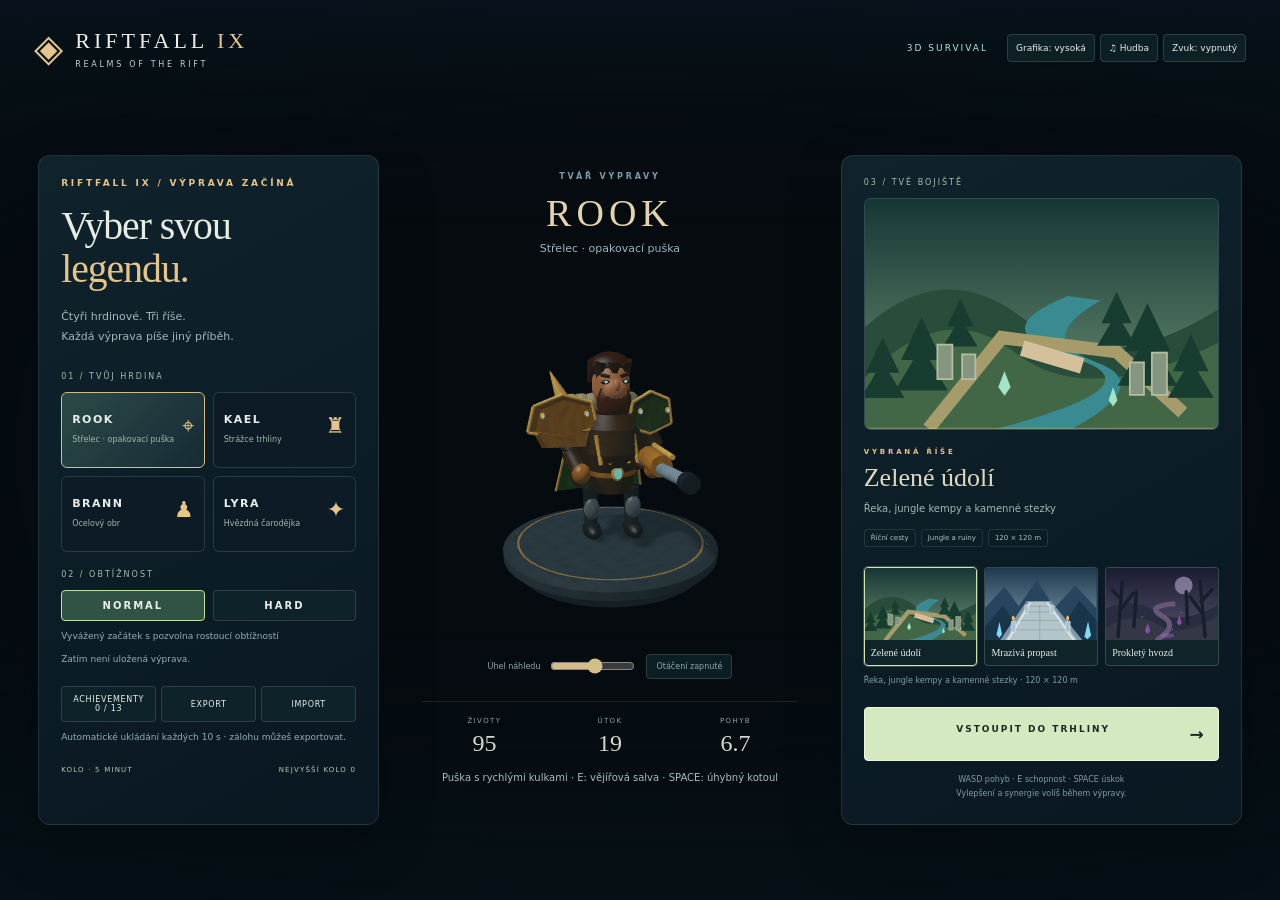
<file: index.html>
<!doctype html><html lang="cs"><head><meta charset="utf-8"><meta name="viewport" content="width=device-width,initial-scale=1,viewport-fit=cover"><meta name="description" content="RIFTFALL IX – samostatná 3D survival aréna v zarostlé citadele."><title>RIFTFALL IX — Hero Sanctum</title><style>
:root{color-scheme:dark;--mint:#a5efd2;--gold:#e5c58a;--muted:#9fafb5;--line:#ffffff22}*{box-sizing:border-box}html,body{margin:0;height:100%;overflow:hidden;background:#0c1b22;color:#e8efea;font:13px system-ui,Arial,sans-serif}button,a{-webkit-tap-highlight-color:transparent}button{color:inherit;font:inherit;cursor:pointer;border:1px solid var(--line);border-radius:4px;background:#10272cbb;padding:10px 14px;backdrop-filter:blur(10px)}button:hover{border-color:var(--mint);background:#264d46}button:focus-visible,a:focus-visible{outline:2px solid var(--gold);outline-offset:4px}button:disabled{opacity:.65;cursor:default}#scene{display:block;width:100%;height:100%;touch-action:none}.vignette{position:fixed;inset:0;pointer-events:none;background:linear-gradient(#05121899,transparent 25%,transparent 70%,#041218a0),radial-gradient(ellipse,transparent 50%,#04111870)}header{position:absolute;top:0;left:0;right:0;padding:26px 34px;display:flex;justify-content:space-between;align-items:center;gap:20px}.brand{display:flex;gap:12px;align-items:center;color:var(--gold);text-decoration:none;font-size:38px}.brand>span{color:#edf1e7;font-family:Georgia,serif;letter-spacing:4px;font-size:22px}.brand b{color:var(--gold);font-weight:400}.brand small{display:block;font:8px system-ui;letter-spacing:2.7px;color:#c0d0cc;margin-top:6px}.top-right{display:flex;gap:8px;align-items:center}.top-right button{font-size:10px;padding:9px 11px}.tag{font-size:9px;letter-spacing:2px;color:var(--mint);margin-right:14px}.objective{position:absolute;top:120px;left:36px;font-size:11px;line-height:2;color:#c3d3cf}.eyebrow{font-size:9px;letter-spacing:2.8px;color:var(--gold);font-weight:600}.topstats{position:absolute;top:35px;left:50%;transform:translateX(-50%);text-align:center;pointer-events:none}.topstats>div{font-size:9px;color:var(--gold);letter-spacing:3px}.topstats strong{display:block;font:32px Georgia,serif;letter-spacing:3px;margin:6px}.topstats small{font-size:8px;letter-spacing:2px;color:#b8cdc7}#bossHud{position:absolute;top:118px;left:32%;width:36%;text-align:center}#bossHud small{font-size:9px;letter-spacing:3px;color:#ffc0bd}#bossHud>div{height:5px;background:#2b1425;margin-top:10px}#bossHealth{height:100%;display:block;background:#ed929d}#build{position:absolute;right:34px;top:130px;text-align:right;pointer-events:none}#buildList{margin-top:12px;line-height:2.2;font-size:10px;color:#bfd4ce}.hud{position:absolute;bottom:47px;left:50%;transform:translateX(-50%);display:flex;align-items:center;gap:13px;padding:15px 20px;border:1px solid #b4d2c52c;background:linear-gradient(110deg,#0b1c21ef,#122a2bdd);border-radius:8px;box-shadow:0 8px 35px #0006}.hero-icon{width:48px;height:54px;display:flex;align-items:center;justify-content:center;font-size:34px;color:var(--gold);background:linear-gradient(#29483d,#122829);border:1px solid #5a82734d;border-radius:4px}.vitals{width:220px}.vital-title{display:flex;justify-content:space-between;font-size:10px;letter-spacing:1px}.vital-title span{color:#bdd5c9;font:10px monospace}.health{height:7px;background:#48272e;margin-top:9px;border-radius:2px;overflow:hidden}.health i{height:100%;display:block;width:100%;background:linear-gradient(90deg,#499c7d,#b3efbe);transition:width .1s}.experience{height:3px;background:#28383f;margin-top:5px}.experience i{display:block;height:100%;width:0;background:#86b6e9}.vitals>small{display:block;font-size:8px;letter-spacing:1px;color:#a0c4c2;margin-top:6px}.skill{width:58px;height:59px;padding:4px;position:relative;border-color:#7e9c8555;flex-shrink:0}.skill>span{font-size:29px;color:var(--mint)}.skill kbd{position:absolute;top:-9px;right:4px;padding:2px 5px;background:#243e3b;border:1px solid #627e6a88;border-radius:3px;font:8px system-ui}.skill small{display:block;font-size:7px;letter-spacing:1px;color:#a6b9b5}.hint{position:absolute;bottom:17px;width:100%;text-align:center;font-size:8px;letter-spacing:1.3px;color:#d0dcd5;pointer-events:none}.hint span{color:#88a6a4;letter-spacing:0}#minimap{position:absolute;bottom:40px;right:34px;background:#0b1d22ca;border:1px solid #83a98a44;border-radius:50%;width:132px;height:132px}#toast{position:absolute;top:24%;left:50%;transform:translateX(-50%);color:#ffe7af;letter-spacing:2px;font-size:13px;text-shadow:0 2px 10px #000;pointer-events:none;text-align:center}#overlay{position:absolute;inset:0;display:flex;align-items:center;background:linear-gradient(90deg,#07151af2,#08181bc9 40%,#08181b22 85%);padding:90px 7% 25px;overflow-y:auto}.menu{max-width:530px;width:100%}h1{font-family:Georgia,serif;font-weight:400;font-size:clamp(40px,4.7vw,68px);line-height:1.06;letter-spacing:-2px;margin:19px 0 22px}h1 span{color:var(--gold)}.menu>p{color:#a9bcb9;line-height:1.9;font-size:12px;margin-bottom:25px}#heroes{display:flex;gap:10px;margin-bottom:7px}.hero{flex:1;text-align:left;padding:13px 14px;background:#132b2ca8}.hero.selected{border-color:#abd6ad99;background:#274c3b94}.hero .symbol{float:right;color:var(--gold);font-size:25px}.hero b{display:block;font-size:11px;letter-spacing:1.5px}.hero small{display:block;font-size:9px;color:#9fb8af;margin-top:8px}.primary{margin-top:14px;padding:17px 24px;background:#d5e9c1;color:#182c22;border:1px solid #eff6d9;font-size:10px;letter-spacing:2px;font-weight:700;width:100%;backdrop-filter:none}.primary:hover{background:#f2f6d2;color:#182c22}.primary span{float:right;font-size:17px}.menu-bottom{display:flex;justify-content:space-between;gap:10px;font-size:8px;letter-spacing:1.2px;color:#b8ccb7;margin-top:19px}.disclaimer{font-size:8px;color:#69857d;margin-top:24px;line-height:1.8}.modal{margin:auto;max-width:750px;text-align:center;width:100%;background:#0b2026eb;padding:36px;border:1px solid #8faea54d;border-radius:8px}.modal h2{font:36px Georgia,serif;margin:12px 0}.modal p{color:#a5bbb6;line-height:1.8}.cards{display:flex;gap:12px;margin:25px 0 5px}.cards button{flex:1;padding:24px 14px;text-align:left}.cards b{display:block;color:#dbedca;font:18px Georgia,serif;margin:15px 0 9px}.cards small{font-size:11px;line-height:1.8;color:#adbfba}.cards em{color:var(--gold);font-style:normal;font-size:27px}.modal .primary{max-width:320px}#touch{display:none;position:absolute;bottom:160px;left:16px;text-align:center}#touch button{width:43px;height:43px;touch-action:none;padding:8px;font-size:19px;background:#0e292a9c}@media(pointer:coarse){#touch{display:block}.hint{display:none}}@media(max-width:900px){header{padding:19px}.brand>span{font-size:17px;letter-spacing:2px}.brand{font-size:30px;gap:8px}.tag{display:none}.topstats{top:90px}.objective{top:110px;left:20px}#build{display:none}#bossHud{top:166px;left:25%;width:50%}#overlay{padding:150px 6% 30px}#minimap{width:90px;height:90px;right:16px;bottom:150px}.hud{bottom:30px;padding:10px;gap:8px}.vitals{width:170px}.hero-icon{width:38px}.skill{width:48px}.hint{bottom:9px;font-size:7px}.top-right{gap:5px}.top-right button{padding:8px;font-size:9px}#toast{top:30%}}@media(max-width:520px){.brand small{font-size:6px;letter-spacing:1.5px}.top-right #quality{display:none}.objective{font-size:9px}.eyebrow{font-size:8px;letter-spacing:2px}.hero-icon{display:none}.vitals{width:150px}.hud{bottom:23px}.menu>p{font-size:11px}h1{font-size:42px}.hero{padding:10px}.hero small{font-size:8px}.hero .symbol{font-size:20px}.menu-bottom{font-size:6px}.modal{padding:20px 15px}.modal h2{font-size:29px}.cards{flex-direction:column;gap:8px}.cards button{padding:12px 15px}.cards b{font-size:17px;margin:0 0 3px}.cards em{float:right}.cards small{font-size:10px}#overlay{padding-top:155px}.topstats strong{font-size:25px}.disclaimer{margin-top:14px}}
/* Chapter III selection screen */
.menu{max-width:610px}h1{font-size:clamp(35px,4vw,53px);margin:12px 0 15px}.menu>p{margin:0 0 17px;font-size:11px}.section-label{font-size:8px;letter-spacing:2px;color:#a8bcaa;margin:14px 0 9px}#heroes{display:grid;grid-template-columns:repeat(4,1fr);gap:7px}.hero{padding:12px 10px}.hero .symbol{font-size:22px}.hero small{font-size:8px;line-height:1.5}#maps{display:grid;grid-template-columns:repeat(3,1fr);gap:9px}.map-card{padding:0 0 10px;overflow:hidden;text-align:left;background:#11262bd9;border:1px solid #69877d66}.map-card.selected{border-color:#d1e4ac;box-shadow:0 0 0 1px #d1e4ac44}.map-card>b,.map-card>small{display:block;padding:0 11px}.map-card>b{font:14px Georgia,serif;margin-top:8px}.map-card>small{font-size:8px;color:#a6bab4;margin-top:5px}.map-art{height:60px;position:relative;overflow:hidden;background:linear-gradient(145deg,#233e29,#729b48 48%,#264b42 49%,#377d8e 60%,#1e4634 61%)}.map-art:before,.map-art:after{content:'';position:absolute;width:0;height:0;border-left:15px solid transparent;border-right:15px solid transparent;border-bottom:40px solid #173f26;bottom:4px;left:12px;filter:drop-shadow(28px 8px 0 #234e2d)}.map-art:after{left:auto;right:23px;bottom:0;transform:scale(.75)}.map-abyss .map-art{background:linear-gradient(120deg,#192d46,#7da4b9 48%,#243c5d)}.map-abyss .map-art:before{width:140px;height:23px;left:5px;bottom:11px;transform:rotate(-18deg);border:0;background:linear-gradient(#9cbbc8,#7593a3);filter:none;box-shadow:0 5px 0 #314a65}.map-abyss .map-art:after{border-bottom-color:#a7d8ee;filter:none;right:6px;bottom:0}.map-treeline .map-art{background:radial-gradient(ellipse at 60% 80%,#9561a3,#302c49 50%,#121a27)}.map-treeline .map-art:before,.map-treeline .map-art:after{border:0;width:6px;height:50px;background:#131b24;transform:rotate(-15deg);box-shadow:19px 15px 0 #19212a,65px -4px 0 #1c202b;filter:none}.map-treeline .map-art:after{transform:rotate(17deg);right:25px}.map-art i{position:absolute;display:block;width:4px;height:10px;background:#7fe0cb;bottom:9px;left:50%;box-shadow:0 0 12px #9dffe7}.map-abyss .map-art i{background:#d6eeff;box-shadow:0 0 10px #9bd9ff}.map-treeline .map-art i{background:#cd8ce9;box-shadow:0 0 15px #ce8aff}#mapDetail{display:block;margin:9px 0 0;font-size:9px;color:#a4bbb1}.menu-bottom{margin-top:13px}.disclaimer{margin-top:12px}.menu .primary{margin-top:12px}#overlay{padding-top:95px;padding-bottom:20px}@media(max-width:650px){#heroes{grid-template-columns:repeat(2,1fr)}.hero .symbol{font-size:20px}.hero{padding:8px 10px}.hero small{margin-top:3px}#maps{gap:5px}.map-art{height:40px}.map-card>b{font-size:11px;padding:0 7px}.map-card>small{font-size:7px;padding:0 7px}.menu h1{font-size:35px;line-height:1.02}.menu>p{font-size:10px}.menu>p br{display:none}#overlay{padding-top:160px;align-items:flex-start}.menu-bottom{font-size:6px}.section-label{margin-top:10px}.modal{margin:auto}}@media(max-height:750px) and (min-width:651px){.menu h1{font-size:35px}.menu>p{margin-bottom:10px}.map-art{height:36px}.hero{padding:9px}.section-label{margin-top:9px}.disclaimer{font-size:7px}.menu-bottom{margin-top:9px}#overlay{align-items:flex-start}}
/* Chapter IV: difficulty, navigation and combat readability. */
#difficulty{display:flex;gap:8px}#difficulty button{padding:9px 22px;font-size:10px;font-weight:bold;letter-spacing:2px}#difficulty button.selected{border-color:#bfe0a5;background:#315344}#difficulty button:last-child.selected{border-color:#ff936b;color:#ffc0a0;background:#582b27}#difficultyInfo{display:block;font-size:8px;color:#adc0b3;margin-top:7px;min-height:13px}.secondary{display:block;margin:12px auto 0;max-width:320px;width:100%;font-size:10px;letter-spacing:1px}.legend{position:absolute;left:28px;bottom:25px;display:flex;gap:12px;flex-direction:column;font-size:8px;letter-spacing:1px;padding:10px;background:#071b20d9;border:1px solid #abc9bd33;border-radius:5px;pointer-events:none}.friendly{color:#50e9ff}.enemy{color:#ff7442}.xp-legend{color:#ffd34c}.heal-legend{color:#62ff88}#challengeStatus{color:#ffcd72;font-size:10px;margin-top:9px}#evolutionStatus{font-size:10px;color:#bbf3ff;margin:12px 0}.interact{position:absolute;left:50%;bottom:145px;transform:translateX(-50%);font-size:11px;color:#ffe1a1;border-color:#f5ce7e99;background:#1e2827eb}.menu .section-label{margin-top:11px}.menu h1{font-size:clamp(33px,3.7vw,48px);margin-bottom:12px}.menu>p{font-size:10px;line-height:1.7;margin-bottom:12px}.menu .map-art{height:45px}#overlay{padding-top:105px;padding-bottom:18px}@media(max-width:900px){.legend{left:15px;bottom:150px;font-size:7px;gap:7px;padding:8px}#touch{bottom:245px}.top-right button{padding:7px}.brand>span{font-size:15px}.top-right #quality{display:none}.objective{top:155px;font-size:8px}.topstats{top:85px}.interact{bottom:138px}}@media(max-width:650px){#overlay{padding-top:150px}.menu h1{font-size:30px}.menu .map-art{height:32px}.menu .hero{padding:7px 9px}.menu-bottom{font-size:6px}.disclaimer{margin-top:8px}.legend{bottom:150px}.objective{max-width:47%;line-height:1.6}#challengeStatus{font-size:8px}.menu .section-label{margin-top:8px}#difficulty button{padding:8px 18px}}@media(max-height:800px) and (min-width:651px){.menu h1{font-size:32px;margin:6px 0}.menu .map-art{height:30px}.menu .hero{padding:8px}.menu>p{margin-bottom:8px}.menu .section-label{margin-top:8px}.menu-bottom{margin-top:9px}.menu .primary{padding:13px 20px}#overlay{align-items:flex-start}.disclaimer{font-size:7px}}
/* Campaign and persistent profile */
#stageText{color:#e5d39d;font-size:11px;letter-spacing:3px;margin-bottom:6px}#campaignInfo{font-size:9px;color:#c2d4cc}#saveStatus{font-size:8px;color:#a8c4b8}#saveSummary,#storageHint{display:block;font-size:8px;color:#adc5ba;line-height:1.7;margin-top:7px}.continue{background:#294f46!important;color:#d8f5dd!important;border-color:#86bf9c!important;margin:0 0 6px!important;padding:12px 15px!important}.profile-actions{display:flex;gap:7px;margin-top:12px}.profile-actions button{flex:1;padding:9px 7px;font-size:8px;letter-spacing:.7px}#achievementToast{position:absolute;bottom:155px;left:50%;transform:translateX(-50%);max-width:90%;padding:15px 24px;background:#182d28f0;border:1px solid #d2ba75;border-radius:6px;font-size:12px;box-shadow:0 4px 25px #0008;pointer-events:none;color:#f2df9f;z-index:6;text-align:center}.achievement-grid{display:grid;grid-template-columns:repeat(2,1fr);gap:9px;max-height:48vh;overflow:auto;text-align:left;padding:5px 4px}.achievement{padding:13px;border:1px solid #48635c66;background:#14282bd9;border-radius:5px;opacity:.65}.achievement.unlocked{border-color:#b9a069;background:#2a382bcc;opacity:1}.achievement b{display:block;color:#e1d29e;font-size:12px}.achievement span{display:block;color:#b6c9bf;font-size:10px;margin:6px 0;line-height:1.5}.achievement small{color:#92b3a3;font-size:8px;letter-spacing:1px}.achievements .primary{margin-top:18px}.menu h1{font-size:clamp(31px,3.3vw,44px)}.menu .disclaimer{margin-top:8px}.top-right{gap:5px}.top-right button{padding:8px;font-size:9px}#overlay{overflow-y:auto;align-items:flex-start}.menu{margin-top:5px}.modal{margin:auto}.topstats strong{font-size:27px}#wave{font-size:8px}.menu>p{line-height:1.5}@media(max-width:1050px){.top-right #quality{display:none}.objective{top:145px}.topstats{top:86px}.topstats strong{font-size:24px}header{padding:15px 20px}.topstats #stageText{font-size:10px}#bossHud{top:184px}.objective{max-width:45%}.top-right button{padding:7px;font-size:8px}}@media(max-width:650px){.top-right #sound,.top-right #export{display:none}.brand small{font-size:5px}.brand{gap:5px}.brand>span{font-size:13px}.top-right{gap:4px}.top-right button{padding:7px 6px}.profile-actions{gap:5px}.profile-actions button{font-size:7px}.menu h1{font-size:29px}.achievement-grid{grid-template-columns:1fr}.modal h2{font-size:25px}.objective{top:150px}#campaignInfo,#saveStatus{font-size:7px}#achievementToast{bottom:135px;padding:10px 13px;font-size:10px}}@media(max-height:900px) and (min-width:651px){.menu h1{font-size:31px;margin:5px 0}.menu>p{font-size:9px}.menu .hero{padding:6px 9px}.menu .map-art{height:26px}.menu .section-label{margin-top:7px}.menu .primary{padding:11px 17px}.menu .profile-actions{margin-top:8px}.menu #storageHint{font-size:7px}.menu #difficulty button{padding:7px 18px}}
/* Hero kits, upgrade drafting, rarity and synergy feedback. */
#heroKit{font-size:9px;color:#c0dfd5;line-height:1.6;margin:9px 0;padding:7px 10px;background:#16312b99;border-left:2px solid #91c6ad}#synergyHUD{font-size:9px;line-height:1.8;color:#a9e1f1;max-width:240px}.upgrade-modal{max-width:980px}.upgrade-modal .cards{align-items:stretch}.upgrade-modal .cards button{border:2px solid var(--rarity,#66777c);box-shadow:inset 0 0 25px color-mix(in srgb,var(--rarity) 7%,transparent);background:#10272df2;position:relative;min-width:0}.upgrade-modal .cards button:hover{box-shadow:0 0 15px color-mix(in srgb,var(--rarity) 30%,transparent);transform:translateY(-2px)}.rarity-tag{font-size:9px;letter-spacing:1.3px;color:var(--rarity);font-weight:700;border-bottom:1px solid #ffffff17;padding-bottom:10px;margin-bottom:8px}.rarity-4{background:linear-gradient(145deg,#3c3120,#14272c)!important}.rarity-3{background:linear-gradient(145deg,#30203b,#14272c)!important}.rank{display:block;font-size:8px!important;letter-spacing:1px;margin-top:10px;color:#b2c5bf!important}.pick-key{display:block;margin-top:15px;font-size:8px!important;letter-spacing:1px}.synergy-note{display:block;font-size:9px;line-height:1.6;color:#9baeb9;margin-top:8px;border-top:1px solid #ffffff16;padding-top:7px}.synergy-note.ready{color:#c1f4b3}.draft-actions{display:flex;gap:8px;justify-content:center;flex-wrap:wrap;margin-top:15px}.draft-actions button{font-size:9px;letter-spacing:.5px;padding:11px 14px}.rarity-odds{font-size:8px;line-height:1.8;letter-spacing:.7px;margin-top:13px}.synergy-list{display:grid;grid-template-columns:repeat(2,1fr);gap:6px;text-align:left;max-height:125px;overflow:auto;margin-top:17px}.synergy-list span{font-size:9px;color:#829b98;line-height:1.6;padding:7px 10px;background:#ffffff05;border:1px solid #ffffff0b;border-radius:4px}.synergy-list span.active{color:#c5edb8;background:#5a8a381c;border-color:#a3d58b55}.upgrade-modal .cards b{font-size:19px}.skill small{font-size:6px}.skill{min-width:58px}@media(max-width:650px){.upgrade-modal .cards{flex-direction:column}.upgrade-modal .cards button{padding:11px}.upgrade-modal .cards b{font-size:16px;margin:3px 0}.rarity-tag{padding-bottom:5px;margin-bottom:3px;font-size:8px}.synergy-note{font-size:8px;margin-top:5px}.pick-key{margin-top:6px}.rank{margin-top:5px}.draft-actions button{font-size:8px;padding:9px}.synergy-list{grid-template-columns:1fr;max-height:135px}#heroKit{font-size:8px;padding:5px 8px}.skill{min-width:48px}.rarity-odds{font-size:7px}.upgrade-modal>p{font-size:10px}}@media(max-height:850px) and (min-width:651px){.upgrade-modal{padding:22px}.upgrade-modal .cards{margin-top:15px}.upgrade-modal .cards button{padding:13px}.upgrade-modal .cards b{margin:7px 0}.synergy-list{max-height:100px}.upgrade-modal h2{font-size:29px}.menu #heroKit{font-size:8px;padding:4px 8px;margin:6px 0}}
/* Chapter VII — readable build decisions and epic rewards. */
.upgrade-modal{max-width:1180px;padding-right:294px;position:relative;min-height:540px}.owned-panel{position:absolute;right:20px;top:28px;bottom:28px;width:245px;background:#0b1b22;border:1px solid #67877966;border-radius:7px;padding:15px;display:flex;flex-direction:column;text-align:left}.owned-heading{font-size:10px;letter-spacing:1px;color:#d3e5d5;line-height:1.8}.owned-heading>span{display:block;color:#97b9ab;font-size:9px;letter-spacing:0}.owned-stats{display:grid;grid-template-columns:1fr 1fr;gap:8px;font-size:9px;margin:13px 0;padding:10px 0;border-top:1px solid #ffffff15;border-bottom:1px solid #ffffff15}.owned-stats b{display:block;font:17px Georgia,serif;color:#dfeacb;margin-top:4px}.owned-items{overflow:auto;min-height:80px;flex:1}.owned-items>div{display:flex;gap:7px;align-items:center;padding:9px 0;border-bottom:1px solid #ffffff0c;border-left:2px solid var(--rarity);padding-left:8px}.owned-items>div>span{font-size:20px;color:var(--rarity)}.owned-items section{flex:1}.owned-items b{font-size:10px;display:block}.owned-items small{font-size:7px;color:#93aaa8;display:block;margin-top:4px}.owned-items strong{color:#e9d89a;font:15px Georgia,serif}.owned-items p{font-size:11px}.owned-synergies{font-size:9px;color:#9ed2bc;line-height:1.8;margin-top:10px}.owned-synergies span{display:block}.offer-build-bar{display:flex;justify-content:space-between;gap:12px;background:#213c35;padding:10px 12px;font-size:10px;border:1px solid #81a48755;border-radius:4px}.offer-build-bar span{color:#c0d6ca}.upgrade-category{font-size:8px;color:#ccdfd4;letter-spacing:1px;background:#ffffff09;padding:5px;margin-bottom:8px}.compare-row{border-top:1px solid #ffffff21;margin-top:12px;padding-top:10px}.compare-row small{font-size:9px!important;color:#a8c3b7}.compare-row>div{display:flex;align-items:center;gap:8px;margin-top:7px;font-size:16px}.compare-row span{color:#839c96;text-decoration:line-through}.compare-row b{margin:0!important;font:14px system-ui!important;color:#91b9aa}.compare-row strong{color:#c5ffb4;font-size:19px}.epic-offer{border-color:#e6c075;box-shadow:0 0 55px #d2a84a33}.epic-offer>.eyebrow{color:#ffe5a2}.audio-panel{position:relative;background:#10272cbb;border:1px solid #ffffff22;border-radius:4px;font-size:9px}.audio-panel summary{padding:8px;cursor:pointer;list-style:none}.audio-panel>div{position:absolute;right:0;top:35px;width:180px;padding:13px;background:#10242a;border:1px solid #829c7e77;z-index:10;box-shadow:0 4px 25px #0009}.audio-panel label{display:block;margin-top:11px;font-size:10px}.audio-panel input{width:100%;margin-top:8px;accent-color:#8dd3aa}#epicStatus{color:#f0c56f;font-size:9px;max-width:300px;line-height:1.6}#perfStatus{font:8px monospace;color:#7caa94}.xp-legend{color:#a4b8ff}.upgrade-modal .cards button{padding:16px 12px}.upgrade-modal .cards b{font-size:17px}.upgrade-modal .synergy-list{max-height:90px}@media(max-width:1050px){.upgrade-modal{padding-right:24px;min-height:0}.owned-panel{position:static;width:100%;max-height:240px;margin-top:17px}.owned-items{display:grid;grid-template-columns:1fr 1fr;gap:4px;max-height:130px}.owned-stats{grid-template-columns:repeat(4,1fr);padding:7px 0;margin:7px 0}.owned-stats b{font-size:14px}.owned-heading>span{display:inline;margin-left:10px}.owned-synergies{margin-top:7px}.top-right{gap:4px}}@media(max-width:650px){.upgrade-modal{padding:17px 12px}.offer-build-bar{font-size:8px;flex-direction:column;gap:3px}.upgrade-category{font-size:7px;margin-bottom:4px}.compare-row{padding-top:6px;margin-top:7px}.compare-row strong{font-size:17px}.owned-panel{padding:12px}.owned-items b{font-size:9px}.owned-items small{font-size:6px}.audio-panel summary{font-size:8px;padding:7px}.top-right #save{display:none}#perfStatus{font-size:7px}.upgrade-modal .cards{margin-top:10px}}
/* Hero Sanctum: dedicated preparation screen, separate from the battlefield. */
body[data-screen="lobby"] .objective,body[data-screen="lobby"] .topstats,body[data-screen="lobby"] #build,body[data-screen="lobby"] .hud,body[data-screen="lobby"] #minimap,body[data-screen="lobby"] .legend,body[data-screen="lobby"] .hint,body[data-screen="lobby"] #touch,body[data-screen="lobby"] #save,body[data-screen="lobby"] #export,body[data-screen="lobby"] #exit,body[data-screen="lobby"] #pause{display:none!important}
#overlay:has(.lobby){padding:105px 3vw 25px;align-items:stretch;background:none}.lobby{width:min(1460px,100%);margin:auto;display:grid;grid-template-columns:minmax(235px,.85fr) minmax(250px,1fr) minmax(285px,1fr);gap:clamp(15px,2.4vw,38px);min-height:590px;align-items:stretch}.lobby-controls,.lobby-destination{background:linear-gradient(150deg,#10252ef2,#0a1823f5);border:1px solid #b5c8bc22;border-radius:12px;padding:clamp(17px,1.7vw,28px);box-shadow:0 18px 60px #0003}.lobby h1{font:clamp(32px,3.1vw,47px)/1.07 Georgia,serif;margin:17px 0;color:#e7ede5;letter-spacing:-1px}.lobby h1 span{color:var(--gold)}.lobby-intro{font-size:11px;line-height:1.8;color:#a2b8bb;margin:0 0 25px}.lobby #heroes{display:grid;grid-template-columns:1fr 1fr;gap:8px}.lobby .hero{min-height:76px;padding:12px 10px;background:#0c1b25;border-radius:6px}.lobby .hero.selected{background:linear-gradient(135deg,#2c4947,#152b35);border-color:#d5be85}.lobby .hero b{font-size:11px}.lobby .hero small{font-size:8px;line-height:1.5}.lobby .hero .symbol{font-size:22px}.lobby .section-label{margin:18px 0 11px}.lobby #difficulty button{flex:1}.lobby #difficultyInfo,.lobby #saveSummary,.lobby #storageHint{display:block;font-size:9px;line-height:1.7;color:#94aeb5;margin:8px 0}.lobby .profile-actions{display:flex;flex-wrap:wrap;margin-top:19px;gap:5px}.lobby .profile-actions button{font-size:8px;padding:8px}.lobby .menu-bottom{font-size:7px;margin-top:20px}.lobby .continue{padding:13px;font-size:9px}.lobby-portrait{display:flex;flex-direction:column;text-align:center;position:relative;padding:17px 0 0;min-height:590px;pointer-events:none}.portrait-heading h2{font:38px Georgia,serif;letter-spacing:5px;color:#e3d3ae;margin:10px 0 7px}.portrait-heading p{font-size:11px;color:#9db6bd;margin:0}.portrait-heading .eyebrow{font-size:8px;color:#7b9da7}#heroViewport{flex:1;min-height:300px}.portrait-footer{pointer-events:auto;padding:10px 12px 0}.rotation-controls{display:flex;align-items:center;justify-content:center;gap:9px;font-size:8px;color:#8ea7ae}.rotation-controls label{display:flex;align-items:center;gap:8px}.rotation-controls input{width:85px;accent-color:#d4bd86}.rotation-controls button{font-size:8px;padding:7px 9px}#portraitStats{display:grid;grid-template-columns:repeat(3,1fr);margin:22px 0 12px;border-top:1px solid #afc2bd22;padding-top:15px}#portraitStats small{display:block;font-size:7px;color:#8ba5af;letter-spacing:1.4px}#portraitStats b{display:block;font:24px Georgia,serif;color:#d6d9ce;margin-top:5px}.lobby #heroKit{border:0;background:none;color:#a9bdbd;font-size:10px;line-height:1.8;padding:0;margin:10px 0 0;text-align:center;min-height:56px}.lobby-destination{display:flex;flex-direction:column}.lobby-destination>.section-label{margin-top:0}#mapPreview{overflow:hidden;border-radius:7px;border:1px solid #a9beb62a;background:#1d3441}#mapPreview svg{display:block;width:100%;height:auto}.destination-caption{margin:18px 0 12px}.destination-caption .eyebrow{font-size:7px}.destination-caption h2{font:26px Georgia,serif;color:#ded9c3;margin:7px 0}.destination-caption p{font-size:10px;line-height:1.7;color:#a4b8b8;margin:0}#mapFeatures{display:flex;gap:5px;flex-wrap:wrap;margin-top:12px}#mapFeatures span{border:1px solid #94b4b32a;padding:4px 6px;color:#acc5c5;font-size:7px;border-radius:3px}.lobby #maps{display:grid;grid-template-columns:repeat(3,1fr);gap:7px;margin-top:8px}.lobby .map-card{padding-bottom:7px;border-radius:4px}.map-thumb svg{display:block;width:100%;height:auto}.lobby .map-card>b{font:10px Georgia,serif;padding:0 6px;margin-top:7px}.lobby .map-card>small{display:none}.lobby #mapDetail{font-size:8px;line-height:1.6;color:#829da5;margin:9px 0 19px}.lobby #start{margin-top:auto;padding:16px 12px;font-size:9px}.lobby-footnote{text-align:center;font-size:8px;color:#819ca4;line-height:1.8;margin:12px 0 0}
@media(min-width:1101px) and (max-height:800px){#overlay:has(.lobby){padding-top:86px}.lobby{min-height:540px}.lobby-portrait{min-height:540px}.lobby h1{font-size:34px;margin:12px 0}.lobby-intro{margin-bottom:12px}.lobby .section-label{margin:13px 0 8px}.lobby .hero{min-height:65px}.lobby .profile-actions{margin-top:11px}.lobby #storageHint{font-size:8px}.destination-caption{margin-top:12px}.destination-caption h2{font-size:23px}.lobby-controls,.lobby-destination{padding:18px}#heroViewport{min-height:255px}}
@media(max-width:1100px){.lobby{grid-template-columns:minmax(240px,.8fr) 1fr;max-width:850px}.lobby-destination{grid-column:1/-1;display:grid;grid-template-columns:1fr 1fr;gap:12px 22px}.lobby-destination>.section-label{grid-column:1/-1}#mapPreview{grid-column:1;grid-row:2/6;align-self:start}.destination-caption{grid-column:2;margin:0}.lobby #maps,.lobby #mapDetail,.lobby #start,.lobby-footnote{grid-column:2;margin:0}.lobby #start{margin:8px 0}.lobby-portrait{min-height:560px}.lobby #heroKit{font-size:10px}}
@media(max-width:650px){#overlay:has(.lobby){padding:100px 16px 25px}.lobby{grid-template-columns:1fr;gap:18px;max-width:450px}.lobby-portrait{grid-row:1;min-height:490px;padding-top:0}#heroViewport{min-height:300px;height:300px}.lobby-controls{grid-row:2}.lobby-controls h1 br{display:none}.lobby h1{font-size:35px}.lobby-intro br{display:none}.lobby-destination{grid-row:3;grid-column:1;display:flex;gap:0}.destination-caption{margin:17px 0 12px}.lobby #maps{margin-top:8px}.lobby #mapDetail{margin:10px 0 19px}.lobby #start{margin:0}.lobby-footnote{margin:12px 0 0}.portrait-heading h2{font-size:32px}#portraitStats{margin-top:14px}.lobby #heroes{grid-template-columns:repeat(4,1fr)}.lobby .hero{padding:9px 5px;text-align:center}.lobby .hero .symbol{float:none;display:block}.lobby .hero small{font-size:7px}.lobby .hero b{font-size:9px}.lobby #difficultyInfo{font-size:9px}.lobby #heroKit{min-height:0}.rotation-controls{flex-wrap:wrap}}
/* Keep audio controls reachable above the preparation overlay. */
header{z-index:5;pointer-events:none}header .brand,header .top-right{pointer-events:auto}#overlay{z-index:3}#toast{z-index:7}body[data-screen="lobby"] header{background:linear-gradient(#07121cec,#07121c55,transparent)}
@media(max-width:420px){body[data-screen="lobby"] header{padding:16px 12px;gap:8px}body[data-screen="lobby"] .brand{gap:5px;font-size:24px}body[data-screen="lobby"] .brand>span{font-size:14px}body[data-screen="lobby"] .brand small{font-size:5px}body[data-screen="lobby"] .top-right button{font-size:8px;padding:7px}body[data-screen="lobby"] .audio-panel>summary{font-size:9px;padding:7px}}

</style></head><body data-screen="lobby">
<canvas id="scene" aria-label="3D herní aréna, pohyb WASD nebo šipkami"></canvas><div class="vignette"></div>
<header><a class="brand" href="#" id="brand">◈ <span>RIFTFALL <b>IX</b><small>REALMS OF THE RIFT</small></span></a><div class="top-right"><span class="tag">3D SURVIVAL</span><button id="quality">Grafika: vysoká</button><details class="audio-panel"><summary>♫ Hudba</summary><div><button id="musicToggle">Hudba zapnutá</button><label>Hlasitost <input id="musicVolume" type="range" min="0" max="100" value="22" aria-label="Hlasitost hudby"></label></div></details><button id="sound">Zvuk: vypnutý</button><button id="save">Uložit</button><button id="export">Export</button><button id="exit">Menu</button><button id="pause" aria-label="Pozastavit hru">Ⅱ</button></div></header>
<section class="objective"><div class="eyebrow"><span id="mapTitle">ZELENÉ ÚDOLÍ</span></div><div id="campaignInfo"></div><div id="saveStatus"></div><div id="challengeStatus"></div><div id="epicStatus"></div><div id="perfStatus"></div><div id="objective">Udrž trhlinu pod kontrolou.</div></section>
<div class="topstats"><div id="stageText">KOLO 1</div><div id="wave">VLNA 01</div><strong id="timer">00:00</strong><small id="kills">0 ELIMINACÍ</small></div>
<div id="bossHud" hidden><small id="bossLabel">EPICKÝ STRÁŽCE</small><div><i id="bossHealth"></i></div></div>
<aside id="build"><div class="eyebrow">TVÁ VÝBAVA</div><div id="synergyHUD"></div><div id="evolutionStatus">Vývoj zbraně 0 / 4</div><div id="buildList">↗ &nbsp; Střepy trhliny</div></aside>
<div class="hud"><div class="hero-icon" id="heroIcon">♜</div><div class="vitals"><div class="vital-title"><b id="heroName">KAEL</b><span id="hpText">110 / 110</span></div><div class="health"><i id="hpBar"></i></div><div class="experience"><i id="xpBar"></i></div><small id="xpText">ÚROVEŇ 1</small></div><button class="skill" id="dash"><span>⇢</span><kbd>SPACE</kbd><small>ÚSKOK</small></button><button class="skill" id="nova"><span>✧</span><kbd>E</kbd><small>NOVA</small></button></div>
<div class="hint">WASD / ŠIPKY <span>pohyb</span> &nbsp; · &nbsp; KOLEČKO <span>přiblížení</span> &nbsp; · &nbsp; ESC <span>pauza</span></div>
<div id="toast" role="status" aria-live="polite"></div><canvas id="minimap" width="132" height="132" aria-label="Minimapa s překážkami"></canvas>
<div class="legend"><span class="friendly">━ TVOJE STŘELY</span><span class="enemy">● NEPŘÁTELSKÉ</span><span class="xp-legend">◆ XP STŘÍPKY</span><span class="heal-legend">✚ LÉČENÍ</span></div><button id="interact" class="interact">F · VÝZVA</button><div id="touch"><button data-key="arrowup">↑</button><div><button data-key="arrowleft">←</button><button data-key="arrowdown">↓</button><button data-key="arrowright">→</button></div></div>
<div id="overlay"><div class="lobby">
<section class="lobby-controls"><div class="eyebrow">RIFTFALL IX / VÝPRAVA ZAČÍNÁ</div><h1>Vyber svou<br><span>legendu.</span></h1><p class="lobby-intro">Čtyři hrdinové. Tři říše.<br>Každá výprava píše jiný příběh.</p><div class="section-label">01 / TVŮJ HRDINA</div><div id="heroes"></div><div class="section-label">02 / OBTÍŽNOST</div><div id="difficulty"></div><small id="difficultyInfo"></small><button id="continueGame" class="primary continue" hidden>POKRAČOVAT VE VÝPRAVĚ</button><small id="saveSummary"></small><div class="profile-actions"><button id="achievements">ACHIEVEMENTY</button><button id="menuExport">EXPORT</button><button id="menuImport">IMPORT</button></div><small id="storageHint"></small><div class="menu-bottom"><span>KOLO · 5 MINUT</span><span id="record"></span></div></section>
<section class="lobby-portrait" aria-label="Prohlídka vybraného hrdiny"><div class="portrait-heading"><div class="eyebrow">TVÁŘ VÝPRAVY</div><h2 id="portraitName"></h2><p id="portraitRole"></p></div><div id="heroViewport" aria-label="Otáčivý 3D náhled hrdiny"></div><div class="portrait-footer"><div class="rotation-controls"><label>Úhel náhledu <input id="heroRotation" type="range" min="-180" max="180" value="0" aria-label="Otočit hrdinu"></label><button id="rotateHero">Otáčení zapnuté</button></div><div id="portraitStats"></div><div id="heroKit"></div></div></section>
<section class="lobby-destination"><div class="section-label">03 / TVÉ BOJIŠTĚ</div><div id="mapPreview"></div><div class="destination-caption"><div class="eyebrow">VYBRANÁ ŘÍŠE</div><h2 id="previewMapName"></h2><p id="previewMapDescription"></p><div id="mapFeatures"></div></div><div id="maps"></div><small id="mapDetail"></small><button class="primary" id="start">VSTOUPIT DO TRHLINY <span>→</span></button><p class="lobby-footnote">WASD pohyb · E schopnost · SPACE úskok<br>Vylepšení a synergie volíš během výpravy.</p></section>
</div>
</div>
<script>
'use strict';
/* Native WebGL2 renderer; no network, libraries or external assets. */
const RF={};
(()=>{
const canvas=document.getElementById('scene');
const gl=canvas.getContext('webgl2',{antialias:true,alpha:false,powerPreference:'high-performance'});
if(!gl){document.getElementById('overlay').innerHTML='<div class="modal"><h2>3D grafika není dostupná</h2><p>Otevři soubor v aktuálním Chrome nebo Edge se zapnutou hardwarovou akcelerací. Hra vyžaduje WebGL 2.</p></div>';throw Error('WebGL2 unavailable')}
const clothDeform=`vec3 clothPose(vec3 p,float material,float time){if(material>4.9&&material<5.1&&p.z<-.23){float weight=clamp((1.6-p.y)/1.2,0.,1.);p.z+=sin(time*1.8+p.x*5.)*.035*weight;p.x+=sin(time*1.4+p.y*4.)*.012*weight;}return p;}`;
const VS=`#version 300 es
precision highp float;
layout(location=0) in vec3 position;layout(location=1) in vec3 normal;layout(location=2) in vec3 color;layout(location=3) in float material;
layout(location=4) in vec4 instancePose;layout(location=5) in float instanceScale;uniform bool instanced;uniform mat4 pv;uniform mat4 lightPV;out vec3 P;out vec3 N;out vec3 L;out vec3 LN;out vec3 C;out float M;out vec4 SP;uniform float sceneTime;
${clothDeform}
void main(){L=position;LN=normal;vec3 posed=clothPose(position,material,sceneTime);P=posed;N=normal;if(instanced){float c=cos(instancePose.w),s=sin(instancePose.w);P=vec3(posed.x*c+posed.z*s,posed.y,-posed.x*s+posed.z*c)*instanceScale+instancePose.xyz;N=vec3(normal.x*c+normal.z*s,normal.y,-normal.x*s+normal.z*c);}C=color;M=material;SP=lightPV*vec4(P,1.);gl_Position=pv*vec4(P,1.);}`;
const FS=`#version 300 es
precision highp float;
in vec3 P;in vec3 N;in vec3 L;in vec3 LN;in vec3 C;in float M;in vec4 SP;uniform vec3 eye;uniform sampler2D shadowMap;uniform bool shadows;uniform int biome;uniform vec2 torchPositions[4];uniform sampler2D terrainMap;uniform sampler2D artMap;uniform bool presentation;uniform float sceneTime;out vec4 frag;
float hash(vec2 p){return fract(sin(dot(p,vec2(127.1,311.7)))*43758.5453);}
float noise(vec2 p){vec2 i=floor(p),f=fract(p);f=f*f*(3.-2.*f);return mix(mix(hash(i),hash(i+vec2(1,0)),f.x),mix(hash(i+vec2(0,1)),hash(i+vec2(1)),f.x),f.y);}
vec3 paintSample(vec2 uv,float tile){vec2 cell=vec2(mod(tile,4.),floor(tile/4.));return texture(artMap,(cell+mix(vec2(.025),vec2(.975),fract(uv)))/vec2(4.,2.)).rgb;}
vec3 paintedSurface(vec3 p,vec3 normal,float tile){vec3 w=pow(abs(normal),vec3(4.));w/=max(.001,w.x+w.y+w.z);return paintSample(p.zy*1.6,tile)*w.x+paintSample(p.xz*1.6,tile)*w.y+paintSample(p.xy*1.6,tile)*w.z;}
void main(){
vec3 n=normalize(N),c=C;float rough=1.;
if(M<-.5){
vec2 uv=P.xz*.125;vec3 detail=texture(terrainMap,uv).rgb;float grit=dot(detail,vec3(.33));
vec2 q=P.xz*vec2(.95,1.15);q.x+=mod(floor(q.y),2.)*.5;vec2 tile=floor(q),f=fract(q);float edge=min(min(f.x,1.-f.x),min(f.y,1.-f.y));float mortar=smoothstep(.016,.055,edge);float variance=hash(tile)*.065;
vec3 paving=mix(vec3(.18,.225,.22),vec3(.32,.34,.29),grit)+variance;paving*=mix(.43,1.,mortar);paving*=.86+detail.r*.3;
if(biome==0){float river=1.-smoothstep(2.1,3.4,abs(P.x+P.z-5.+sin(P.z*.13)*2.3));float path=1.-smoothstep(1.5,2.65,min(abs(P.x+sin(P.z*.1)*1.7),abs(P.z+sin(P.x*.11))));c=mix(detail,paving,path);float ripple=sin(P.x*4.+P.z*3.-sceneTime*1.3)*sin(P.z*7.+sceneTime*.7);c=mix(c,vec3(.045,.19,.22)+ripple*.018,river);rough=mix(.85,.18,river);}
if(biome==1){float ice=smoothstep(.2,.75,detail.b-detail.r+.25);c=mix(detail,vec3(.16,.31,.43),ice*.6);c*=mix(.73,1.,mortar);rough=.4;}
if(biome==2){float path=1.-smoothstep(1.2,2.7,min(abs(P.x+P.z*.4+sin(P.z*.15)),abs(P.x-P.z*.6)));c=mix(detail,detail*.5+vec3(.1,.07,.12),path);float corruption=1./(1.+min(dot(P.xz-vec2(15,0),P.xz-vec2(15,0)),dot(P.xz+vec2(15,0),P.xz+vec2(15,0)))*.1);c+=vec3(.06,.015,.1)*corruption;rough=.9;}
float dx=texture(terrainMap,uv+vec2(.001,0)).r-detail.r,dz=texture(terrainMap,uv+vec2(0,.001)).r-detail.r;n=normalize(n+vec3(dx,0,dz)*.24);
}else if(M>1.5){float material=floor(M+.01);vec3 paint=paintedSurface(L,normalize(LN),clamp(material-2.,0.,7.));float value=dot(paint,vec3(.299,.587,.114));c*=.69+value*.64;rough=material==4.? .27:material==8.? .19:.82;float cavity=1.-smoothstep(-.2,1.8,L.y);c*=1.-cavity*.075;
}else if(M<.1){float tex=texture(terrainMap,(P.xz+P.y)*.38).r;c*=.85+tex*.35;}
if(M>1.5)c=pow(max(c,vec3(0.)),vec3(2.2));
vec3 l=normalize(vec3(-.6,1.,.45));float diffuse=max(0.,dot(n,l));
float shadow=1.;if(shadows&&!(M>.9&&M<1.5)){vec3 s=SP.xyz/SP.w*.5+.5;if(s.x>0.&&s.x<1.&&s.y>0.&&s.y<1.){float blocked=0.;float bias=max(.0012,.003*(1.-diffuse));for(int x=-1;x<=1;x++)for(int y=-1;y<=1;y++){float d=texture(shadowMap,s.xy+vec2(float(x),float(y))/2048.).r;blocked+=s.z-bias>d?1.:0.;}shadow=1.-blocked/9.*.8;}}
vec3 ambient=mix(vec3(.12,.16,.21),vec3(.3,.35,.39),n.y*.5+.5);vec3 lit=c*(ambient+vec3(1.,.90,.70)*diffuse*shadow*1.12);
vec3 view=normalize(eye-P),halfway=normalize(l+view);float spec=pow(max(0.,dot(n,halfway)),mix(56.,18.,rough))*mix(.34,.035,rough)*shadow;lit+=spec;
float torch=0.;for(int i=0;i<4;i++)torch+=2.4/(1.+dot(P.xz-torchPositions[i],P.xz-torchPositions[i])*1.4);if(!presentation)lit+=c*vec3(1.,.45,.13)*torch;
float rift=2.4/(1.+dot(P.xz,P.xz)*.75);if(!presentation)lit+=c*vec3(.12,.7,.67)*rift;
if(M>1.5){lit+=c*vec3(.12,.17,.22)*pow(1.-max(0.,dot(n,view)),3.)*.4;}if(M>.9&&M<1.5)lit=c*1.65;float fog=1.-exp(-distance(eye,P)*.004);lit=mix(lit,(biome==1?vec3(.13,.22,.32):biome==2?vec3(.065,.065,.12):vec3(.08,.17,.14)),fog);lit=lit/(lit+vec3(.8));lit=pow(lit,vec3(1./2.2));frag=vec4(lit,1.);
}`;
const DVS=`#version 300 es
precision highp float;layout(location=0)in vec3 position;layout(location=3)in float material;layout(location=4)in vec4 instancePose;layout(location=5)in float instanceScale;uniform bool instanced;uniform mat4 pv;uniform float sceneTime;${clothDeform}
void main(){vec3 p=clothPose(position,material,sceneTime);if(instanced){float c=cos(instancePose.w),s=sin(instancePose.w);p=vec3(p.x*c+p.z*s,p.y,-p.x*s+p.z*c)*instanceScale+instancePose.xyz;}gl_Position=pv*vec4(p,1.);}`;
const DFS=`#version 300 es
precision highp float;void main(){}`;
function shader(type,source){const s=gl.createShader(type);gl.shaderSource(s,source);gl.compileShader(s);if(!gl.getShaderParameter(s,gl.COMPILE_STATUS))throw Error(gl.getShaderInfoLog(s));return s}
function program(v,f){const p=gl.createProgram();gl.attachShader(p,shader(gl.VERTEX_SHADER,v));gl.attachShader(p,shader(gl.FRAGMENT_SHADER,f));gl.linkProgram(p);if(!gl.getProgramParameter(p,gl.LINK_STATUS))throw Error(gl.getProgramInfoLog(p));return p}
const main=program(VS,FS),depth=program(DVS,DFS);
const sub=(a,b)=>a.map((v,i)=>v-b[i]),dot=(a,b)=>a.reduce((s,v,i)=>s+v*b[i],0),cross=(a,b)=>[a[1]*b[2]-a[2]*b[1],a[2]*b[0]-a[0]*b[2],a[0]*b[1]-a[1]*b[0]],norm=a=>{const d=Math.hypot(...a)||1;return a.map(v=>v/d)};
function multiply(a,b){const o=new Float32Array(16);for(let c=0;c<4;c++)for(let r=0;r<4;r++)for(let k=0;k<4;k++)o[c*4+r]+=a[k*4+r]*b[c*4+k];return o}
function lookAt(eye,at){const z=norm(sub(eye,at)),x=norm(cross([0,1,0],z)),y=cross(z,x);return new Float32Array([x[0],y[0],z[0],0,x[1],y[1],z[1],0,x[2],y[2],z[2],0,-dot(x,eye),-dot(y,eye),-dot(z,eye),1])}
function perspective(fov,aspect,near,far){const f=1/Math.tan(fov/2);return new Float32Array([f/aspect,0,0,0,0,f,0,0,0,0,(far+near)/(near-far),-1,0,0,2*far*near/(near-far),0])}
function ortho(l,r,b,t,n,f){return new Float32Array([2/(r-l),0,0,0,0,2/(t-b),0,0,0,0,-2/(f-n),0,-(r+l)/(r-l),-(t+b)/(t-b),-(f+n)/(f-n),1])}
class Builder{
 constructor(instanced=false){this.v=[];this.instances=instanced?new Map():null}
 tri(a,b,c,color,mat=0){const n=norm(cross(sub(b,a),sub(c,a)));for(const p of [a,b,c])this.v.push(...p,...n,...color,mat)}
 quad(a,b,c,d,color,mat=0){this.tri(a,b,c,color,mat);this.tri(a,c,d,color,mat)}
 box(x,y,z,sx,sy,sz,color,mat=0){const a=x-sx/2,b=x+sx/2,c=y-sy/2,d=y+sy/2,e=z-sz/2,f=z+sz/2;this.quad([a,c,f],[b,c,f],[b,d,f],[a,d,f],color,mat);this.quad([b,c,e],[a,c,e],[a,d,e],[b,d,e],color,mat);this.quad([b,c,f],[b,c,e],[b,d,e],[b,d,f],color,mat);this.quad([a,c,e],[a,c,f],[a,d,f],[a,d,e],color,mat);this.quad([a,d,f],[b,d,f],[b,d,e],[a,d,e],color,mat);this.quad([a,c,e],[b,c,e],[b,c,f],[a,c,f],color,mat)}
 cone(x,y,z,r,h,color,sides=7,top=0,mat=0){for(let i=0;i<sides;i++){const a=i*Math.PI*2/sides,b=(i+1)*Math.PI*2/sides;const p=[x+Math.cos(a)*r,y,z+Math.sin(a)*r],q=[x+Math.cos(b)*r,y,z+Math.sin(b)*r],u=[x+Math.cos(a)*top,y+h,z+Math.sin(a)*top],v=[x+Math.cos(b)*top,y+h,z+Math.sin(b)*top];this.quad(q,p,u,v,color,mat);this.tri([x,y+h,z],v,u,color,mat);this.tri([x,y,z],p,q,color,mat)}}
 sphere(x,y,z,sx,sy,sz,color,mat=0){const n=7,m=4;for(let j=0;j<m;j++)for(let i=0;i<n;i++){const point=(u,v)=>{const a=u*Math.PI*2/n,b=v*Math.PI/m;return[x+Math.cos(a)*Math.sin(b)*sx,y+Math.cos(b)*sy,z+Math.sin(a)*Math.sin(b)*sz]};this.quad(point(i,j),point(i+1,j),point(i+1,j+1),point(i,j+1),color,mat)}}
 // Smooth analytic normals and curved authored surfaces for the art meshes.
 surface(point,normal,nu,nv,col,mat){nu=Math.max(3,Math.round(nu*(RF.meshDetail||1)));nv=Math.max(1,Math.round(nv*(RF.meshDetail||1)));
  const vertex=(u,v)=>{const p=point(u,v),n=normal(u,v),shade=.88+.12*v+.055*Math.sin(u*6.283+v*3);return [...p,...n,...col.map(c=>c*shade),mat]};
  for(let j=0;j<nv;j++)for(let i=0;i<nu;i++){const a=vertex(i/nu,j/nv),b=vertex((i+1)/nu,j/nv),c=vertex((i+1)/nu,(j+1)/nv),d=vertex(i/nu,(j+1)/nv);this.v.push(...a,...b,...c,...a,...c,...d)}
 }
 sculpt(x,y,z,sx,sy,sz,col,mat=2,n=12,m=7){
  const normal=(u,v)=>{const a=u*Math.PI*2,b=v*Math.PI;return norm([Math.cos(a)*Math.sin(b)/sx,Math.cos(b)/sy,Math.sin(a)*Math.sin(b)/sz])};
  this.surface((u,v)=>{const a=u*Math.PI*2,b=v*Math.PI;return[x+Math.cos(a)*Math.sin(b)*sx,y+Math.cos(b)*sy,z+Math.sin(a)*Math.sin(b)*sz]},normal,n,m,col,mat);
 }
 tube(a,b,r0,r1,col,mat=4,n=10){const axis=norm(sub(b,a)),u=norm(cross(axis,Math.abs(axis[1])>.9?[1,0,0]:[0,1,0])),v=cross(axis,u),length=Math.hypot(...sub(b,a));
  const dir=t=>u.map((k,i)=>k*Math.cos(t*6.28318530718)+v[i]*Math.sin(t*6.28318530718));
  this.surface((t,h)=>{const d=dir(t),r=r0+(r1-r0)*h;return a.map((x,i)=>x+(b[i]-x)*h+d[i]*r)},(t,h)=>norm(dir(t).map((x,i)=>x-axis[i]*(r1-r0)/length)),n,1,col,mat);
  for(let i=0;i<n;i++){const d=dir(i/n),e=dir((i+1)/n);this.tri(a,a.map((x,j)=>x+e[j]*r0),a.map((x,j)=>x+d[j]*r0),col,mat);this.tri(b,b.map((x,j)=>x+d[j]*r1),b.map((x,j)=>x+e[j]*r1),col,mat)}
 }
 lathe(profile,col,mat=5,n=16){for(let j=0;j<profile.length-1;j++){const [y0,r0]=profile[j],[y1,r1]=profile[j+1];this.surface((u,v)=>{const a=u*Math.PI*2,r=r0+(r1-r0)*v;return[Math.cos(a)*r,y0+(y1-y0)*v,Math.sin(a)*r]},(u,v)=>norm([Math.cos(u*Math.PI*2),-(r1-r0)/(y1-y0),Math.sin(u*Math.PI*2)]),n,1,col,mat)}}
 cloth(point,nu,nv,col,mat=5){this.surface(point,(u,v)=>{const a=point(Math.min(1,u+.001),v),b=point(Math.max(0,u-.001),v),c=point(u,Math.min(1,v+.001)),d=point(u,Math.max(0,v-.001));const n=norm(cross(sub(a,b),sub(c,d)));return Math.hypot(...n)>.5?n:[0,0,1]},nu,nv,col,mat)}
 // Bevelled armor plate from an authored outline in the XY plane.
 plate(outline,z,depth,col,mat=4){const cx=outline.reduce((a,p)=>a+p[0],0)/outline.length,cy=outline.reduce((a,p)=>a+p[1],0)/outline.length,front=outline.map(p=>[cx+(p[0]-cx)*.82,cy+(p[1]-cy)*.82,z+depth]);for(let i=0;i<outline.length;i++){const j=(i+1)%outline.length,a=[...outline[i],z],b=[...outline[j],z];this.tri([cx,cy,z+depth+.015],front[i],front[j],col,mat);this.quad(a,b,front[j],front[i],col.map(v=>v*.8),mat);this.quad([...outline[j],z-depth*.3],[...outline[i],z-depth*.3],a,b,col.map(v=>v*.55),mat)}}
 bevelBox(x,y,z,sx,sy,sz,r,col,mat=4){const half=[sx/2,sy/2,sz/2],center=[x,y,z];for(let face=0;face<3;face++)for(const side of[-1,1]){const a=(face+1)%3,b=(face+2)%3;const sample=(u,v)=>{const p=[0,0,0];p[face]=side*half[face];p[a]=(u*2-1)*half[a];p[b]=(v*2-1)*half[b];const core=p.map((q,i)=>Math.max(-half[i]+r,Math.min(half[i]-r,q))),n=norm(sub(p,core));return{p:core.map((q,i)=>q+n[i]*r+center[i]),n}};this.surface((u,v)=>sample(u,v).p,(u,v)=>sample(u,v).n,4,4,col,mat)}}
 ring(x,y,z,r,width,color,mat=1,sides=40){for(let i=0;i<sides;i++){const a=i*Math.PI*2/sides,b=(i+1)*Math.PI*2/sides;this.quad([x+Math.cos(a)*r,y,z+Math.sin(a)*r],[x+Math.cos(b)*r,y,z+Math.sin(b)*r],[x+Math.cos(b)*(r+width),y,z+Math.sin(b)*(r+width)],[x+Math.cos(a)*(r+width),y,z+Math.sin(a)*(r+width)],color,mat)}}
 add(model,x,y,z,angle=0,scale=1){if(this.instances){let rows=this.instances.get(model);if(!rows){rows=[];this.instances.set(model,rows)}rows.push(x,y,z,angle,scale);return}const c=Math.cos(angle),s=Math.sin(angle),v=model.v;for(let i=0;i<v.length;i+=10){this.v.push(x+(v[i]*c+v[i+2]*s)*scale,y+v[i+1]*scale,z+(-v[i]*s+v[i+2]*c)*scale,v[i+3]*c+v[i+5]*s,v[i+4],-v[i+3]*s+v[i+5]*c,v[i+6],v[i+7],v[i+8],v[i+9])}}
}
function buffer(){const vao=gl.createVertexArray(),vbo=gl.createBuffer();gl.bindVertexArray(vao);gl.bindBuffer(gl.ARRAY_BUFFER,vbo);for(let i=0;i<4;i++){gl.enableVertexAttribArray(i);gl.vertexAttribPointer(i,i===3?1:3,gl.FLOAT,false,40,i*12)}return{vao,vbo,count:0}}
const dyn=buffer(),staticChunks=[],modelBuffers=new Map();
const stats={instances:0,dynamicVertices:0,drawCalls:0,visibleStaticVertices:0,staticVertices:0,frameMs:16.7,scale:1.35};
function upload(target,b,usage){gl.bindBuffer(gl.ARRAY_BUFFER,target.vbo);if(usage===gl.STATIC_DRAW){gl.bufferData(gl.ARRAY_BUFFER,new Float32Array(b.v),usage)}else{if(!target.data||target.data.length<b.v.length){target.data=new Float32Array(Math.max(1024,2**Math.ceil(Math.log2(b.v.length||1))));gl.bufferData(gl.ARRAY_BUFFER,target.data.byteLength,usage)}target.data.set(b.v);gl.bufferSubData(gl.ARRAY_BUFFER,0,target.data.subarray(0,b.v.length))}target.count=b.v.length/10}
function setStatic(b){for(const c of staticChunks){gl.deleteBuffer(c.vbo);gl.deleteVertexArray(c.vao)}staticChunks.length=0;const chunks=new Map();for(let i=0;i<b.v.length;i+=30){const cx=(b.v[i]+b.v[i+10]+b.v[i+20])/3,cz=(b.v[i+2]+b.v[i+12]+b.v[i+22])/3,key=Math.floor(cx/16)+','+Math.floor(cz/16);let c=chunks.get(key);if(!c){c={v:[],minX:Infinity,maxX:-Infinity,minZ:Infinity,maxZ:-Infinity};chunks.set(key,c)}for(let j=0;j<30;j++)c.v.push(b.v[i+j]);for(const j of[0,10,20]){c.minX=Math.min(c.minX,b.v[i+j]);c.maxX=Math.max(c.maxX,b.v[i+j]);c.minZ=Math.min(c.minZ,b.v[i+j+2]);c.maxZ=Math.max(c.maxZ,b.v[i+j+2])}}for(const c of chunks.values()){const gpu=buffer();Object.assign(gpu,{minX:c.minX,maxX:c.maxX,minZ:c.minZ,maxZ:c.maxZ});upload(gpu,c,gl.STATIC_DRAW);staticChunks.push(gpu)}stats.staticVertices=b.v.length/10;shadowDirty=true}
function instanceBuffer(model){let v=modelBuffers.get(model);if(v)return v;v=buffer();upload(v,model,gl.STATIC_DRAW);v.instanceVBO=gl.createBuffer();gl.bindBuffer(gl.ARRAY_BUFFER,v.instanceVBO);gl.enableVertexAttribArray(4);gl.vertexAttribPointer(4,4,gl.FLOAT,false,20,0);gl.vertexAttribDivisor(4,1);gl.enableVertexAttribArray(5);gl.vertexAttribPointer(5,1,gl.FLOAT,false,20,16);gl.vertexAttribDivisor(5,1);modelBuffers.set(model,v);return v}
function updateInstances(b){const list=[];stats.instances=0;for(const[model,rows]of b.instances||[]){const gpu=instanceBuffer(model);gl.bindBuffer(gl.ARRAY_BUFFER,gpu.instanceVBO);if(!gpu.transforms||gpu.transforms.length<rows.length){gpu.transforms=new Float32Array(Math.max(80,2**Math.ceil(Math.log2(rows.length))));gl.bufferData(gl.ARRAY_BUFFER,gpu.transforms.byteLength,gl.DYNAMIC_DRAW)}gpu.transforms.set(rows);gl.bufferSubData(gl.ARRAY_BUFFER,0,gpu.transforms.subarray(0,rows.length));gpu.instanceCount=rows.length/5;gpu.castShadow=model.castShadow!==false;stats.instances+=gpu.instanceCount;list.push(gpu)}return list}
function terrainPixels(biome,size=1024){const data=new Uint8Array(size*size*4);const h=(x,y)=>{let v=Math.imul(x+17,374761393)^Math.imul(y+71,668265263);v=Math.imul(v^(v>>>13),1274126177);return(v>>>0)/4294967295};for(let y=0;y<size;y++)for(let x=0;x<size;x++){const fx=(x&31)/32,fy=(y&31)/32,ux=fx*fx*(3-2*fx),uy=fy*fy*(3-2*fy),cx=x>>5,cy=y>>5;const patch=(h(cx,cy)*(1-ux)+h(cx+1,cy)*ux)*(1-uy)+(h(cx,cy+1)*(1-ux)+h(cx+1,cy+1)*ux)*uy,fine=h(x,y),vein=h(x>>2,y>>4),blade=fine>.82&&vein>.5;let r,g,b;if(biome===0){r=22+fine*18+patch*9;g=43+fine*24+patch*13;b=16+fine*12;if(blade){r+=19;g+=27;b+=7}if(fine>.992){r=77;g=63;b=31}}else if(biome===1){const ice=Math.max(0,Math.min(1,(patch-.35)*2.2));r=172+fine*17-ice*105;g=191+fine*14-ice*77;b=208+fine*12-ice*59;if(fine>.97){r+=20;g+=20;b+=20}}else{r=20+fine*13+patch*7;g=27+fine*13;b=24+fine*17;if(vein>.75&&fine>.85){r+=18;b+=24}}const i=(y*size+x)*4;data[i]=r;data[i+1]=g;data[i+2]=b;data[i+3]=255}return data}
const terrainTextures=new Map();function terrainTexture(biome){if(terrainTextures.has(biome))return terrainTextures.get(biome);const tex=gl.createTexture();gl.bindTexture(gl.TEXTURE_2D,tex);gl.texImage2D(gl.TEXTURE_2D,0,gl.RGBA,1024,1024,0,gl.RGBA,gl.UNSIGNED_BYTE,terrainPixels(biome));gl.texParameteri(gl.TEXTURE_2D,gl.TEXTURE_MIN_FILTER,gl.LINEAR_MIPMAP_LINEAR);gl.texParameteri(gl.TEXTURE_2D,gl.TEXTURE_MAG_FILTER,gl.LINEAR);gl.texParameteri(gl.TEXTURE_2D,gl.TEXTURE_WRAP_S,gl.REPEAT);gl.texParameteri(gl.TEXTURE_2D,gl.TEXTURE_WRAP_T,gl.REPEAT);gl.generateMipmap(gl.TEXTURE_2D);const ext=gl.getExtension('EXT_texture_filter_anisotropic');if(ext)gl.texParameterf(gl.TEXTURE_2D,ext.TEXTURE_MAX_ANISOTROPY_EXT,Math.min(8,gl.getParameter(ext.MAX_TEXTURE_MAX_ANISOTROPY_EXT)));terrainTextures.set(biome,tex);return tex}
// Eight original painted material tiles: skin, leather, metal, fabric, fur, stone, ice, feathers.
function artPixels(){const width=1024,height=512,data=new Uint8Array(width*height*4);const hash=(x,y)=>{let n=Math.imul(x+71,374761393)^Math.imul(y+13,668265263);return ((Math.imul(n^(n>>>13),1274126177)>>>0)%65536)/65535};
 for(let y=0;y<height;y++)for(let x=0;x<width;x++){const tx=x%256,ty=y%256,k=(x>>8)+(y>>8)*4,u=tx/256,v=ty/256,h=hash(x,y),broad=Math.sin(u*12.566+Math.sin(v*6.283)*1.4)*Math.sin(v*12.566)*.07;let value=.56+broad+(h-.5)*.055;
  if(k===0)value+=Math.sin(u*18.85+v*9)*.025;
  if(k===1)value+=(hash(tx>>2,ty>>2)-.5)*.09+Math.sin(v*75+Math.sin(u*15))*.025;
  if(k===2)value+=Math.sin(u*35+Math.sin(v*8)*2)*.06+(h>.985?.15:0);
  if(k===3)value+=(Math.sin(tx*Math.PI/2)*Math.sin(ty*Math.PI/2))*.035+Math.sin(u*25.13+Math.sin(v*6.28))*.025;
  if(k===4)value+=Math.sin(u*95+Math.sin(v*14)*4)*.045;
  if(k===5){const crack=Math.abs(Math.sin(u*18+Math.sin(v*14)*1.5));value+=crack<.09?-.2:.02;}
  if(k===6)value+=Math.pow(Math.max(0,Math.cos(u*17+v*10+Math.sin(v*12))),14)*.18;
  if(k===7)value+=Math.sin(v*70+Math.abs(u-.5)*45)*.055;
  const i=(y*width+x)*4;data[i]=Math.max(0,Math.min(255,value*255));data[i+1]=data[i];data[i+2]=data[i];data[i+3]=255;
 }return data;}
const artTexture=gl.createTexture();gl.bindTexture(gl.TEXTURE_2D,artTexture);gl.texImage2D(gl.TEXTURE_2D,0,gl.RGBA,1024,512,0,gl.RGBA,gl.UNSIGNED_BYTE,artPixels());gl.texParameteri(gl.TEXTURE_2D,gl.TEXTURE_MIN_FILTER,gl.LINEAR_MIPMAP_LINEAR);gl.texParameteri(gl.TEXTURE_2D,gl.TEXTURE_MAG_FILTER,gl.LINEAR);gl.texParameteri(gl.TEXTURE_2D,gl.TEXTURE_WRAP_S,gl.CLAMP_TO_EDGE);gl.texParameteri(gl.TEXTURE_2D,gl.TEXTURE_WRAP_T,gl.CLAMP_TO_EDGE);gl.generateMipmap(gl.TEXTURE_2D);
const shadow=gl.createTexture();gl.bindTexture(gl.TEXTURE_2D,shadow);gl.texImage2D(gl.TEXTURE_2D,0,gl.DEPTH_COMPONENT24,2048,2048,0,gl.DEPTH_COMPONENT,gl.UNSIGNED_INT,null);gl.texParameteri(gl.TEXTURE_2D,gl.TEXTURE_MIN_FILTER,gl.NEAREST);gl.texParameteri(gl.TEXTURE_2D,gl.TEXTURE_MAG_FILTER,gl.NEAREST);gl.texParameteri(gl.TEXTURE_2D,gl.TEXTURE_WRAP_S,gl.CLAMP_TO_EDGE);gl.texParameteri(gl.TEXTURE_2D,gl.TEXTURE_WRAP_T,gl.CLAMP_TO_EDGE);const fbo=gl.createFramebuffer();gl.bindFramebuffer(gl.FRAMEBUFFER,fbo);gl.framebufferTexture2D(gl.FRAMEBUFFER,gl.DEPTH_ATTACHMENT,gl.TEXTURE_2D,shadow,0);gl.drawBuffers([gl.NONE]);gl.readBuffer(gl.NONE);const shadowOK=gl.checkFramebufferStatus(gl.FRAMEBUFFER)===gl.FRAMEBUFFER_COMPLETE;gl.bindFramebuffer(gl.FRAMEBUFFER,null);
const loc={};for(const n of['pv','lightPV','eye','shadows','biome','shadowMap','terrainMap','artMap','presentation','sceneTime','instanced'])loc[n]=gl.getUniformLocation(main,n);loc.torches=gl.getUniformLocation(main,'torchPositions[0]');loc.depthPV=gl.getUniformLocation(depth,'pv');loc.depthInstanced=gl.getUniformLocation(depth,'instanced');loc.depthTime=gl.getUniformLocation(depth,'sceneTime');
let quality=true,biome=0,torches=[-8,-5,8,-5,-8,6,8,6],frame=0,shadowDirty=true,shadowMatrix=null,shadowX=0,shadowZ=0,adaptiveScale=1.35;
function reportFrame(ms){if(ms>0&&ms<120){stats.frameMs=stats.frameMs*.96+ms*.04;if(frame%30===0){if(stats.frameMs>22)adaptiveScale=Math.max(.85,adaptiveScale-.1);else if(stats.frameMs<17.8)adaptiveScale=Math.min(1.5,adaptiveScale+.04)}}if(stats.frameMs>27)stats.lowDetail=true;else if(stats.frameMs<21)stats.lowDetail=false;stats.scale=quality?adaptiveScale:1}
let previousPresentation=false;
function render(b,eye,target,presentation=false){if(presentation!==previousPresentation){shadowDirty=true;previousPresentation=presentation}frame++;const ratio=Math.min(devicePixelRatio||1,quality?adaptiveScale:1);const w=Math.round(canvas.clientWidth*ratio),h=Math.round(canvas.clientHeight*ratio);if(canvas.width!==w||canvas.height!==h){canvas.width=w;canvas.height=h}upload(dyn,b,gl.DYNAMIC_DRAW);const batches=updateInstances(b);stats.dynamicVertices=dyn.count;stats.drawCalls=0;stats.visibleStaticVertices=0;gl.enable(gl.DEPTH_TEST);gl.disable(gl.CULL_FACE);
function draw(shadowPass){const extent=shadowPass?47:Math.max(33,29*w/h);for(const v of presentation?[]:staticChunks){if(v.maxX<target[0]-extent||v.minX>target[0]+extent||v.maxZ<target[2]-38||v.minZ>target[2]+38)continue;gl.bindVertexArray(v.vao);gl.drawArrays(gl.TRIANGLES,0,v.count);stats.drawCalls++;if(!shadowPass)stats.visibleStaticVertices+=v.count}gl.bindVertexArray(dyn.vao);gl.drawArrays(gl.TRIANGLES,0,dyn.count);stats.drawCalls++;gl.uniform1i(shadowPass?loc.depthInstanced:loc.instanced,1);for(const v of batches){if(shadowPass&&!v.castShadow)continue;gl.bindVertexArray(v.vao);gl.drawArraysInstanced(gl.TRIANGLES,0,v.count,v.instanceCount);stats.drawCalls++}gl.uniform1i(shadowPass?loc.depthInstanced:loc.instanced,0)}
const refresh=stats.frameMs>25?3:2;if(quality&&shadowOK&&(shadowDirty||!shadowMatrix||frame%refresh===0||Math.hypot(target[0]-shadowX,target[2]-shadowZ)>2)){shadowX=Math.round(target[0]*8)/8;shadowZ=Math.round(target[2]*8)/8;shadowMatrix=multiply(ortho(-34,34,-34,34,1,130),lookAt([shadowX-35,60,shadowZ+30],[shadowX,0,shadowZ]));gl.bindFramebuffer(gl.FRAMEBUFFER,fbo);gl.viewport(0,0,2048,2048);gl.clear(gl.DEPTH_BUFFER_BIT);gl.useProgram(depth);gl.uniform1i(loc.depthInstanced,0);gl.uniform1f(loc.depthTime,frame/60);gl.uniformMatrix4fv(loc.depthPV,false,shadowMatrix);gl.enable(gl.POLYGON_OFFSET_FILL);gl.polygonOffset(1,1);draw(true);gl.disable(gl.POLYGON_OFFSET_FILL);shadowDirty=false}
const lightPV=shadowMatrix||multiply(ortho(-34,34,-34,34,1,130),lookAt([-35,60,30],[0,0,0]));gl.bindFramebuffer(gl.FRAMEBUFFER,null);gl.viewport(0,0,w,h);if(presentation)gl.clearColor(.025,.043,.06,1);else gl.clearColor(.08,.15,.18,1);gl.clear(gl.COLOR_BUFFER_BIT|gl.DEPTH_BUFFER_BIT);gl.useProgram(main);gl.uniform1i(loc.instanced,0);gl.uniform1i(loc.presentation,presentation?1:0);const rect=presentation?document.getElementById('heroViewport')?.getBoundingClientRect?.():null;let aspect=w/h;if(rect&&rect.width>0&&rect.height>0){gl.viewport(Math.round(rect.left*ratio),Math.round(h-rect.bottom*ratio),Math.round(rect.width*ratio),Math.round(rect.height*ratio));aspect=rect.width/rect.height}const pv=multiply(perspective(.66,aspect,.2,150),lookAt(eye,target));gl.uniformMatrix4fv(loc.pv,false,pv);gl.uniformMatrix4fv(loc.lightPV,false,lightPV);gl.uniform3fv(loc.eye,eye);gl.uniform1i(loc.shadows,quality&&shadowOK);gl.uniform1i(loc.biome,biome);gl.uniform2fv(loc.torches,torches);gl.uniform1f(loc.sceneTime,frame/60);gl.activeTexture(gl.TEXTURE0);gl.bindTexture(gl.TEXTURE_2D,shadow);gl.uniform1i(loc.shadowMap,0);gl.activeTexture(gl.TEXTURE1);gl.bindTexture(gl.TEXTURE_2D,terrainTexture(biome));gl.uniform1i(loc.terrainMap,1);gl.activeTexture(gl.TEXTURE2);gl.bindTexture(gl.TEXTURE_2D,artTexture);gl.uniform1i(loc.artMap,2);draw(false);
}
function flatten(b){if(!b.instances)return b;const out=new Builder();out.v=b.v.slice();for(const[model,rows]of b.instances)for(let i=0;i<rows.length;i+=5)out.add(model,...rows.slice(i,i+5));return out}
Object.assign(RF,{Builder,render,setStatic,setQuality:q=>{quality=q;shadowDirty=true},setBiome:i=>biome=i,setTorches:v=>torches=v.flat(),reportFrame,stats,flatten,terrainPixels,artPixels,math:{multiply,lookAt,perspective,ortho},shaders:{VS,FS,DVS,DFS}});
})();

</script><script>
'use strict';
(()=>{
const B=RF.Builder;
const maps=[
{id:'rift',name:'Zelené údolí',inspiration:'Summoner’s Rift',subtitle:'Řeka, jungle kempy a kamenné stezky',boss:'VAELTHAR · STAROBYLÝ DRAK',bossModel:'dragon',color:'#93dba0',obstacles:[[-10,-10,7,2,1.5],[10,-10,2,7,1.5],[-12,5,2,7,1.8],[12,6,7,2,1.8],[-4,13,7,2,1.5],[7,16,2,4,2.3]],torches:[[-7,-5],[8,-5],[-8,7],[8,9]]},
{id:'abyss',name:'Mrazivá propast',inspiration:'Howling Abyss',subtitle:'Zasněžený most nad ledovou propastí',boss:'SKAAL · LEDOVÝ LEVIATAN',bossModel:'frost',color:'#9cd6ff',obstacles:[[-7,-13,3,2,1.4],[7,-7,3,2,1.7],[-7,5,3,2,1.6],[7,12,3,2,1.6],[0,17,3,2,1.1]],torches:[[-9,-16],[9,-16],[-9,13],[9,13]]},
{id:'treeline',name:'Prokletý hvozd',inspiration:'Twisted Treeline',subtitle:'Mrtvé stromy, mlha a prokleté oltáře',boss:'MORGAATH · PAVOUČÍ MATKA',bossModel:'spider',color:'#c3a1ec',obstacles:[[-9,-8,6,2,1.3],[9,-9,2,6,1.5],[-10,8,2,6,1.7],[9,9,6,2,1.4],[0,16,5,2,1.4],[-17,-16,3,3,2.5],[17,16,3,3,2.5]],torches:[[-6,-5],[7,-5],[-7,7],[7,8]]}
];
function build(index,stage=1){
const cfg=maps[index],b=new B(),obs=cfg.obstacles.map(([x,z,w,d,h])=>({x,z,w,d,h}));let seed=180+index+(stage-1)*1597;const rnd=()=>{seed=(Math.imul(seed,1664525)+1013904223)>>>0;return seed/4294967296},r=(a,c)=>a+rnd()*(c-a);
// Populate the expanded outer regions without scaling character-sized props.
if(index===1){for(const z of[-46,-30,32,47]){obs.push({x:z<0?-12:12,z,w:5,d:2.5,h:1.8});obs.push({x:z<0?12:-12,z:z+5,w:3,d:3,h:2.2})}}else{for(const x of[-39,0,39])for(const z of[-39,0,39]){if(!x&&!z)continue;obs.push({x:x-5,z:z-5,w:7,d:2,h:1.7},{x:x+7,z:z+4,w:2,d:7,h:2})}}
if(stage>1){for(let i=0;i<obs.length;i++){const o=obs[i],angle=(stage-1)*.83+i*1.7;o.x=Math.max(index===1?-14:-53,Math.min(index===1?14:53,o.x+Math.sin(angle)*5));o.z=Math.max(-53,Math.min(53,o.z+Math.cos(angle)*6));if(index!==1&&(stage+i)%2===0)[o.w,o.d]=[o.d,o.w]}}
const stone=index===1?[.32,.4,.49]:index===2?[.19,.19,.25]:[.31,.36,.29],cap=index===1?[.72,.82,.88]:index===2?[.32,.28,.36]:[.46,.48,.37],moss=index===2?[.17,.12,.24]:[.15,.27,.10];
const free=(x,z,margin=.6)=>Math.hypot(x,z)>3&&!obs.some(o=>Math.abs(x-o.x)<o.w/2+margin&&Math.abs(z-o.z)<o.d/2+margin);
function crystal(x,y,z,col,h=1){b.cone(x,y,z,.25,h,col,5,.04,1)}
function tree(x,z,dead=false){obs.push({x,z,w:1.1,d:1.1,h:3.4,tree:true});b.cone(x,0,z,.4,2.7,dead?[.16,.12,.19]:[.22,.14,.07],7,.18);for(const s of[-1,1]){const branch=new B();branch.cone(0,0,0,.15,1.2,dead?[.23,.18,.28]:[.24,.16,.08],5,.02);b.add(branch,x+s*.3,1.8,z,s*.8);b.box(x+s*.7,2.5,z,.9,.16,.16,dead?[.2,.15,.24]:[.25,.17,.08])}if(dead){b.cone(x,2.7,z,.18,1.7,[.19,.14,.24],5,.02);b.box(x+.45,3,z,.9,.14,.16,[.2,.15,.24])}else{b.sculpt(x,3.2,z,1.65,1.35,1.55,[.11,.25,.1]);b.sculpt(x-.65,3.55,z+.2,1.25,.95,1.15,[.16,.31,.12]);b.sculpt(x+.55,3.7,z-.4,1.25,1.05,1.2,[.20,.35,.13]);b.sculpt(x+.1,4.4,z,.9,.7,.85,[.24,.39,.16]);for(let i=0;i<4;i++){const a=i*1.7;b.sphere(x+Math.cos(a)*1.1,2.8,z+Math.sin(a),.7,.65,.7,[.13,.28,.1])}}}

if(index===1){b.box(0,-.4,0,39,.75,121,stone);b.quad([-19.2,0,-60],[-19.2,0,60],[19.2,0,60],[19.2,0,-60],stone,-1);obs.push({x:-40.2,z:0,w:42,d:121,h:0,void:true},{x:40.2,z:0,w:42,d:121,h:0,void:true});b.box(-40,-5,0,42,.3,135,[.03,.08,.15]);b.box(40,-5,0,42,.3,135,[.03,.08,.15]);for(const s of[-1,1])for(let z=-60;z<=60;z+=4){b.box(s*19.5,.65,z,.65,1.3,3.8,stone);b.box(s*19.5,1.4,z,1.2,.2,3.9,cap);b.box(s*19.5,1.1,z-1.8,1.2,2.2,1.2,stone);b.cone(s*20,-5,z,1.5,4,[.22,.35,.49],5,.1);if(z%8===0)crystal(s*19.5,2.2,z-1.8,[.3,.7,1],.7)}}else{b.box(0,-.4,0,122,.7,122,stone);b.quad([-60,0,-60],[-60,0,60],[60,0,60],[60,0,-60],stone,-1);for(const s of[-1,1])for(let i=-60;i<=60;i+=3){b.box(s*60,.5,i,.6,1,2.9,stone);b.box(i,.5,s*60,2.9,1,.6,stone)}
const locations=index===0?[[-18,-18],[-14,-17],[-20,-12],[-17,-4],[-19,10],[-14,16],[-8,20],[0,21],[14,18],[19,12],[18,1],[20,-7],[15,-18],[7,-20],[-3,-19]]:[[-18,-18],[-14,-17],[-20,-10],[-17,-2],[-19,10],[-14,17],[-7,20],[2,21],[15,18],[19,10],[18,1],[20,-8],[14,-18],[7,-20],[-4,-19],[-15,12],[15,-3]];for(const[x,z]of locations){const tx=x+(stage>1?Math.sin(x+stage)*2.5:0),tz=z+(stage>1?Math.cos(z+stage)*2.5:0);if(free(tx,tz,1.4))tree(tx,tz,index===2);}for(let x=-54;x<=54;x+=9)for(let z=-54;z<=54;z+=9){if(Math.max(Math.abs(x),Math.abs(z))<25)continue;const tx=x+r(-2,2)+(stage>1?Math.sin(stage+x)*2:0),tz=z+r(-2,2)+(stage>1?Math.cos(stage+z)*2:0);if(free(tx,tz,2))tree(tx,tz,index===2)}}
for(const o of obs){if(o.tree||o.void)continue;for(const side of[-1,1]){b.box(o.x+side*o.w*.48,o.h*.5,o.z,.28,o.h+.25,o.d+.25,cap);b.box(o.x+side*o.w*.48,o.h+.2,o.z,.48,.22,o.d+.4,stone)}const rows=Math.ceil(o.h/.55),cols=Math.ceil(o.w/1.4);for(let j=0;j<rows;j++)for(let i=0;i<cols;i++)b.box(o.x-o.w/2+(i+.5)*o.w/cols,(j+.5)*.55,o.z,o.w/cols-.06,.49,o.d-.07,stone.map(v=>v+r(-.025,.025)));b.box(o.x,rows*.55+.05,o.z,o.w+.2,.2,o.d+.15,cap);if(index!==1)for(let i=0;i<6;i++)b.sphere(o.x+r(-o.w/2,o.w/2),rows*.55+.18,o.z+r(-o.d/2,o.d/2),.26,.08,.24,moss)}
for(const[x,z]of cfg.torches){obs.push({x,z,w:1.2,d:1.2,h:2.4,torch:true});b.box(x,.15,z,1.5,.3,1.5,stone);b.cone(x,.3,z,.45,1.9,stone,8,.32);b.cone(x,2.2,z,.55,.25,[.62,.42,.17],7,.28)}
for(let i=0;i<650;i++){const x=r(index===1?-18:-59,index===1?18:59),z=r(-59,59);if(!free(x,z,.3))continue;if(index===1){if(rnd()<.5)b.sphere(x,.1,z,r(.2,.5),.12,r(.2,.5),cap);else if(Math.abs(x)>16)crystal(x,.05,z,[.33,.67,.85],r(.3,.8))}else if(rnd()<.55){const a=r(0,6.28),h=r(.2,.5);b.tri([x-.15,0,z],[x+.15,0,z],[x+Math.sin(a)*.2,h,z+Math.cos(a)*.2],moss)}else b.sphere(x,.1,z,r(.12,.35),r(.08,.2),r(.12,.35),rnd()<.5?stone:moss)}
for(const[x,z]of(index===1?[[-8,-20],[8,20]]:[[-17,-7],[17,1],[-9,18],[14,-19]])){b.box(x,.12,z,1.5,.24,1.5,stone);crystal(x,.25,z,index===2?[.53,.2,.8]:[.13,.7,.64],1.1)}
if(index===2)for(const[x,z]of[[-15,0],[15,0]]){b.cone(x,.05,z,1.8,.25,stone,12,1.8);b.ring(x,.32,z,1.4,.09,[.58,.19,.75]);crystal(x,.3,z,[.6,.21,.9],1.1)}
// Painted banners and carved trim dress existing collision geometry.
for(const [x,z]of cfg.torches){const cloth=index===1?[.065,.19,.34]:index===2?[.24,.055,.3]:[.07,.24,.16];
 b.bevelBox(x,1.1,z,1.05,.2,1.05,.045,index===1?[.32,.44,.56]:cap,7);
 b.cloth((u,v)=>[x+(u-.5)*.6,1.7-v*.95,z+.52+Math.sin(u*Math.PI)*.045+v*.05],6,5,cloth,5);
 for(const side of[-1,1])b.tube([x+side*.3,1.7,z+.53],[x+side*.3,.75,z+.58],.018,.018,[.65,.45,.18],4);
 b.sculpt(x,2.63,z,.12,.25,.13,[1,.47,.08],1,8,5);
}
for(const o of obs){if(o.tree||o.void||o.torch)continue;
 b.bevelBox(o.x,o.h+.21,o.z,o.w+.28,.17,o.d+.23,.06,cap,7);
}
b.cone(0,.03,0,1.8,.15,stone,24,1.8);b.ring(0,.2,0,1.4,.06,index===2?[.6,.2,.8]:[.12,.7,.65]);RF.setStatic(b);RF.setBiome(index);RF.music?.setScene('menu',index);RF.setTorches(cfg.torches);return{cfg,obstacles:obs,world:b};
}
RF.maps=maps;RF.buildMap=build;
})();

</script><script>
'use strict';
RF.extendModels=(models,make,C)=>{
models.gunner=make(b=>{b.cone(0,.55,0,.34,.75,[.13,.18,.23],6,.4);b.box(0,1.05,0,.68,.55,.44,[.28,.18,.11]);b.box(0,1.06,.25,.4,.33,.06,[.67,.46,.2]);b.sphere(0,1.62,0,.23,.26,.22,[.71,.52,.37]);b.cone(0,1.78,0,.48,.1,[.21,.15,.1],8,.48);b.cone(0,1.87,0,.29,.26,[.28,.19,.12],8,.24);b.box(0,1.6,.22,.34,.09,.04,[.12,.17,.19]);b.box(-.4,1.05,.16,.2,.45,.23,[.28,.18,.11]);b.box(.4,1.05,.16,.2,.45,.23,[.28,.18,.11]);b.box(.2,1,.35,.24,.22,.6,[.15,.18,.2]);b.box(.2,1.08,.85,.14,.14,.8,[.35,.4,.43]);b.box(.2,1.09,1.28,.23,.23,.13,[.08,.10,.12]);b.box(.2,1.18,.8,.05,.08,.5,C.gold);b.box(.2,.88,.35,.14,.28,.2,[.17,.12,.08]);b.box(-.36,.75,-.12,.18,.3,.18,C.gold)});
models.minion=make(b=>{b.cone(0,.48,0,.37,.6,[.13,.21,.39],6,.3);b.box(0,.98,0,.58,.37,.39,[.35,.43,.55]);b.cone(0,1.25,0,.33,.48,[.12,.24,.49],6,.03);b.sphere(0,1.25,.18,.22,.17,.17,[.18,.16,.16]);b.box(0,1.29,.34,.22,.055,.03,[.93,.8,.3],1);b.box(-.4,.8,.2,.1,.58,.52,[.13,.25,.47]);b.box(-.46,.84,.21,.05,.39,.32,C.gold);b.box(.4,1.08,.12,.08,.8,.07,[.64,.7,.71]);b.box(.4,.76,.12,.28,.06,.12,C.gold);b.sphere(-.32,1.1,0,.21,.16,.23,[.47,.53,.58]);b.sphere(.32,1.1,0,.21,.16,.23,[.47,.53,.58])});
models.caster=make(b=>{b.cone(0,.15,0,.52,.85,[.28,.10,.32],7,.23);b.cone(0,1,0,.35,.58,[.39,.13,.41],7,.02);b.sphere(0,1.15,.18,.2,.17,.17,[.12,.11,.19]);b.box(0,1.18,.33,.22,.045,.03,[.88,.48,1],1);b.box(0,.7,.29,.35,.09,.08,C.gold);b.box(.43,.95,.1,.055,1.45,.055,C.gold);b.cone(.43,1.68,.1,.17,.35,[.76,.3,1],5,0,1);b.cone(-.34,.55,0,.19,.5,[.28,.1,.34],5,.08)});
models.cannon=make(b=>{b.box(0,.57,0,.9,.32,1.2,[.26,.16,.10]);b.box(0,.79,0,.9,.2,.72,[.21,.27,.35]);b.box(0,1,.3,.46,.4,1.3,[.37,.41,.46]);b.box(0,1,1,.57,.53,.18,[.13,.18,.23]);b.box(0,1,1.1,.29,.25,.02,[.035,.04,.05]);b.box(0,.91,-.45,.4,.3,.28,[.15,.25,.5]);b.cone(0,1.1,-.43,.23,.4,[.18,.29,.57],6);for(const s of[-1,1])for(const z of[-.4,.45]){b.sphere(s*.58,.35,z,.16,.34,.34,[.14,.18,.23]);b.sphere(s*.71,.35,z,.04,.14,.14,C.gold)}});
models.wolf=make(b=>{b.sphere(0,.7,-.1,.38,.37,.78,[.31,.35,.39]);b.sphere(0,.97,.5,.34,.33,.4,[.47,.5,.52]);b.box(0,.82,.86,.28,.2,.45,[.3,.32,.34]);b.box(0,.87,1.08,.19,.1,.07,[.08,.10,.13]);for(const s of[-1,1]){b.cone(s*.2,1.2,.5,.13,.34,[.33,.37,.4],4);b.sphere(s*.24,1.05,.75,.05,.05,.05,[.5,.9,1],1);b.cone(s*.13,.7,1,.04,.13,[.8,.8,.7],4)}b.cone(0,.55,-.9,.19,.7,[.37,.4,.43],6,.03)});
models.gromp=make(b=>{b.sphere(0,.65,0,.82,.6,.85,[.27,.32,.18]);b.sphere(0,.65,.6,.7,.43,.45,[.31,.37,.21]);b.box(0,.48,.96,.9,.13,.08,[.16,.15,.1]);for(const s of[-1,1]){b.sphere(s*.45,1.07,.48,.23,.22,.22,[.34,.4,.23]);b.sphere(s*.45,1.13,.65,.1,.1,.04,[.85,.77,.22],1);b.sphere(s*.72,.25,-.25,.35,.25,.42,[.26,.3,.15]);b.box(s*.6,.15,.54,.3,.13,.45,[.35,.4,.21])}for(let i=0;i<9;i++){const a=i*2.4;b.sphere(Math.cos(a)*.5,.95+(i%2)*.1,Math.sin(a)*.5,.1,.1,.1,[.48,.27,.43])}});
models.raptor=make(b=>{b.sphere(0,.67,0,.4,.4,.55,[.42,.12,.12]);b.sphere(0,1.08,.35,.25,.3,.26,[.53,.19,.15]);b.cone(0,1.28,.3,.13,.38,[.67,.27,.16],4);b.box(0,1.01,.65,.2,.17,.38,[.71,.5,.25]);for(const s of[-1,1]){b.cone(s*.35,.6,-.1,.21,.5,[.33,.08,.12],5);b.box(s*.25,.25,.05,.1,.5,.12,C.gold);b.box(s*.25,.05,.22,.13,.1,.38,C.lightStone)}b.cone(0,.7,-.55,.17,.7,[.49,.15,.13],5)});
function buff(blue){return make(b=>{const shell=blue?[.23,.36,.48]:[.4,.21,.11],glow=blue?[.16,.6,1]:[1,.24,.07];b.sphere(0,1,0,.75,.85,.6,shell);b.box(0,1.2,.59,.48,.5,.08,glow,1);for(const s of[-1,1]){b.sphere(s*.85,1.4,0,.48,.43,.5,shell);b.box(s*.95,.83,0,.4,.72,.45,[.21,.23,.22]);b.cone(s*.82,1.7,0,.2,.6,glow,5,0,1)}b.sphere(0,1.95,0,.34,.38,.32,[.22,.26,.26]);b.box(0,1.99,.31,.3,.06,.04,glow,1);for(const s of[-1,1])b.cone(s*.21,2.19,0,.12,.38,C.moss,5)})}
models.blueBuff=buff(true);models.redBuff=buff(false);
function dragon(frost){return make(b=>{const skin=frost?[.19,.34,.46]:[.32,.17,.1],wing=frost?[.32,.55,.67]:[.49,.23,.13],horn=frost?[.61,.83,.92]:C.gold;b.sphere(0,1.1,0,.8,.85,1.35,skin);b.cone(0,1.05,-1.2,.4,1.8,skin,7,.02);b.sphere(0,1.65,1.1,.47,.62,.6,skin);b.box(0,1.56,1.7,.49,.35,.75,skin);b.box(0,1.43,2.05,.42,.1,.15,C.lightStone);for(const s of[-1,1]){b.cone(s*.3,2.05,1.2,.15,.68,horn,5);b.sphere(s*.38,1.79,1.59,.09,.07,.06,frost?[.4,.85,1]:[1,.5,.08],1);b.quad([s*.6,1.5,-.3],[s*3.5,3,-.5],[s*2.7,1.3,-1.5],[s*1.1,.9,-1.1],wing);b.tri([s*.6,1.5,-.3],[s*2.7,3.4,.3],[s*3.5,3,-.5],wing);b.box(s*2.3,2.2,-.6,.14,.14,1.6,horn);b.box(s*.7,.45,.45,.3,.8,.35,skin);b.box(s*.7,.12,.7,.4,.22,.6,horn)}for(let i=0;i<5;i++)b.cone(0,1.8,-1+i*.45,.15,.4,horn,4)})}
models.dragon=dragon(false);models.frost=dragon(true);
models.spider=make(b=>{b.sphere(0,1,-.6,1.2,.95,1.35,[.22,.11,.28]);b.sphere(0,.85,.7,.7,.58,.7,[.16,.15,.22]);for(const s of[-1,1])for(let i=0;i<3;i++)b.sphere(s*(.16+i*.17),1.08,.7+Math.sqrt(1-(i*.28)**2)*.56,.07,.07,.07,[1,.18,.33],1);for(const s of[-1,1])b.cone(s*.3,.45,1.15,.15,.5,C.lightStone,5);b.cone(0,1.7,-.6,.35,.4,[.63,.2,.69],6);b.ring(0,1.92,-.6,.3,.06,C.pink)});
models.herald=make(b=>{b.sphere(0,.9,0,1.05,.75,1.2,[.26,.14,.4]);b.sphere(0,1.45,-.3,.85,.45,.8,[.37,.23,.52]);b.sphere(0,1,.98,.39,.32,.1,[.86,.22,1],1);b.sphere(0,1,1.07,.1,.26,.03,[.1,.05,.15]);for(const s of[-1,1]){b.cone(s*.7,1.55,-.1,.17,.8,C.gold,5);b.box(s*1,.35,.4,.3,.6,.45,[.24,.13,.37])}});
};

</script><script>
'use strict';
/* Original sculpted meshes and painted material surfaces. Shared GPU models. */
RF.upgradeArt=(models,make,C,detail=1)=>{
const previousDetail=RF.meshDetail||1;RF.meshDetail=detail;
const bronze=[.57,.35,.12],gold=[.82,.59,.25],steel=[.38,.48,.57],dark=[.075,.105,.13],skin=[.64,.39,.25],ivory=[.79,.81,.74];
const S=(b,x,y,z,a,c,d,col,mat=2)=>b.sculpt(x,y,z,a,c,d,col,mat);
const rod=(b,a,c,r,col,mat=4,end=r)=>b.tube(a,c,r,end,col,mat);
function jewel(b,x,y,z,col,r=.09){S(b,x,y,z,r,r*1.25,r*.5,gold,4);S(b,x,y,z+.025,r*.64,r*.88,r*.5,col,1)}
function trim(b,a,c,r=.025,col=gold){rod(b,a,c,r,col,4)}
function face(b,x,y,z,beard=false,female=false){S(b,x,y,z,.21,.275,.2,skin,2);S(b,x,y-.05,z+.16,.135,.13,.09,skin,2);S(b,x,y+.005,z+.205,.045,.075,.055,skin,2);for(const side of[-1,1]){S(b,x+side*.105,y+.045,z+.18,.052,.021,.025,dark,2);S(b,x+side*.105,y+.05,z+.202,.018,.013,.008,[.7,.85,.8],1);trim(b,[x+side*.06,y+.1,z+.18],[x+side*.15,y+.12,z+.15],.018,[.14,.075,.04])}if(beard){S(b,x,y-.16,z+.13,.19,.21,.105,[.23,.105,.035],6);for(let i=-2;i<=2;i++)rod(b,[x+i*.055,y-.1,z+.19],[x+i*.035,y-.32+Math.abs(i)*.03,z+.17],.035,[.3,.14,.05],6,.015)}else trim(b,[x-.055,y-.13,z+.218],[x+.055,y-.13,z+.218],.012,female?[.39,.13,.16]:[.3,.18,.13])}
function hair(b,col,long=false){S(b,0,1.91,-.045,.235,.16,.21,col,6);for(let i=0;i<8;i++){const a=i*Math.PI*2/8,xx=Math.sin(a)*.18,zz=Math.cos(a)*.17;rod(b,[xx,1.97,zz-.025],[xx*1.17,1.75+(i%3)*.035,zz*1.2-.07],.065,col,6,.025)}if(long)for(const side of[-1,1]){S(b,side*.21,1.65,-.1,.1,.35,.13,col,6);rod(b,[side*.2,1.82,-.16],[side*.25,1.29,-.24],.1,col,6,.035)}}
function cape(b,col,wide=.64,mat=5){b.cloth((u,v)=>[(u-.5)*wide*(.7+v*.5),1.6-v*1.18,-.25-v*.28+Math.sin(u*6*Math.PI)*.035*v],12,8,col,mat);for(const side of[0,1]){const points=[];for(let j=0;j<=7;j++){const v=j/7;points.push([(side-.5)*wide*(.7+v*.5),1.6-v*1.18,-.25-v*.28])}for(let j=0;j<7;j++)rod(b,points[j],points[j+1],.014,gold,4)}}
function torso(b,col,wide=.36){b.lathe([[.58,.25],[.79,.27],[1.03,wide],[1.29,wide*.92],[1.44,wide*.72]],col,3,16);S(b,0,1.12,.12,wide*.88,.25,.16,col,3);b.lathe([[.77,.28],[.86,.285]],bronze,4,16);jewel(b,0,.825,.28,[.08,.5,.4],.07)}
function pauldron(b,side,col,large=false){const x=side*(large?.55:.39),y=1.42,w=large?.36:.24;
 S(b,x,y-.04,-.02,w*.9,.17,.22,[.09,.105,.13],3);
 const outline=[[x-w,y-.13],[x-w*.82,y+.13],[x,y+.24],[x+w*.85,y+.15],[x+w,y-.11],[x,y-.21]];b.plate(outline,.14,.12,col,4);
 for(let i=0;i<outline.length;i++){const a=outline[i],c=outline[(i+1)%outline.length];trim(b,[...a,.17],[...c,.17],.019,gold)}
 for(const side2 of[-1,1])jewel(b,x+side2*w*.62,y+.055,.29,[.25,.45,.5],.027);
 if(large){b.plate([[x-w*.85,y-.13],[x+w*.85,y-.13],[x+w*.72,y-.32],[x-w*.6,y-.31]],.12,.09,col,4);rod(b,[x,y+.22,.1],[x+side*.1,y+.47,.03],.065,gold,4,.005)}
}
function arm(b,side,col,wide=.105){rod(b,[side*.36,1.32,0],[side*.47,1.04,.11],wide,col,3);rod(b,[side*.47,1.04,.11],[side*.39,.85,.26],wide*.9,col,3);S(b,side*.39,.85,.28,.1,.11,.1,bronze,4)}
function heroRook(b){cape(b,[.095,.23,.075],.87);torso(b,[.19,.13,.075]);face(b,0,1.73,.015,true);hair(b,[.16,.075,.025]);pauldron(b,-1,bronze,true);pauldron(b,1,[.16,.23,.1]);arm(b,-1,[.18,.12,.07]);arm(b,1,[.18,.12,.07]);for(let i=0;i<7;i++)S(b,-.39+i*.11,1.52,-.17,.1,.1,.095,[.55,.53,.4],6);for(let i=0;i<5;i++)rod(b,[-.22+i*.1,1.24,.25],[-.18+i*.1,.93,.29],.023,gold,4);rod(b,[.28,.94,.18],[.28,1.06,1.5],.062,steel,4);rod(b,[.28,1.03,.45],[.28,1.03,.85],.115,bronze,4);rod(b,[.28,1.06,1.46],[.28,1.06,1.57],.09,dark,4);rod(b,[.28,.97,.28],[.28,.86,-.12],.11,[.22,.09,.035],3,.14);trim(b,[.28,1.19,.62],[.28,1.19,1.13],.027,gold);S(b,-.33,.75,-.1,.11,.17,.09,[.28,.16,.065],3)}
function heroKael(b){cape(b,[.025,.27,.29],.78);torso(b,[.095,.19,.23]);face(b,0,1.72,.02);hair(b,[.035,.065,.09]);for(const side of[-1,1]){pauldron(b,side,steel);arm(b,side,[.12,.21,.24]);b.plate([[side*.1,1.37],[side*.34,1.31],[side*.32,1.05],[side*.08,1.12]],.22,.07,steel,4);b.cloth((u,v)=>[side*(.44+Math.sin(u*Math.PI)*(.43-v*.18)),.75+u*.85,.28+Math.sin(v*Math.PI)*.055],12,2,[.62,.76,.8],4);for(let j=0;j<8;j++){const u=j/8,v=(j+1)/8;trim(b,[side*(.44+Math.sin(u*Math.PI)*.43),.75+u*.85,.31],[side*(.44+Math.sin(v*Math.PI)*.43),.75+v*.85,.31],.013,[.25,.9,.8])}trim(b,[side*.42,.65,.29],[side*.42,1.06,.29],.04,bronze)}b.lathe([[1.39,.255],[1.49,.27]], [.035,.38,.39],5,16);jewel(b,0,1.25,.3,[.12,.83,.7])}
function heroBrann(b){cape(b,[.11,.16,.26],1.05);torso(b,bronze,.5);face(b,0,1.88,.04,true);S(b,0,2.08,-.04,.25,.12,.23,[.29,.075,.02],6);for(let i=-2;i<=2;i++)rod(b,[i*.07,2.07,.03],[i*.09+.06,2.24-Math.abs(i)*.02,-.1],.065,[.38,.11,.025],6,.01);for(const side of[-1,1]){pauldron(b,side,bronze,true);rod(b,[side*.57,1.31,0],[side*.68,.84,.16],.18,bronze,4);S(b,side*.68,.82,.16,.18,.16,.18,steel,4);jewel(b,side*.63,1.47,.34,[.2,.55,.69],.065)}b.plate([[-.35,1.49],[.35,1.49],[.4,1.2],[.22,.97],[0,.9],[-.24,.98],[-.4,1.2]],.29,.11,steel,4);jewel(b,0,1.28,.44,[.08,.4,.55],.12);for(let i=0;i<5;i++)trim(b,[-.31+i*.15,.68,.25],[-.3+i*.15,.92,.28],.035,gold);rod(b,[.82,.15,.25],[.82,1.75,.25],.063,[.24,.13,.045],3);b.bevelBox(.82,1.58,.25,.9,.48,.53,.085,steel,4);b.bevelBox(.82,1.58,.25,1.03,.25,.61,.055,bronze,4);jewel(b,.82,1.58,.58,[.15,.7,.8],.11)}
function heroLyra(b){cape(b,[.2,.055,.31],.85);b.lathe([[.16,.43],[.35,.4],[.7,.29],[.98,.23],[1.25,.28],[1.4,.24]],[.21,.07,.32],5,20);for(const side of[-1,1]){b.cloth((u,v)=>[side*(.14+v*.28),1.3-v*1.09,.23+Math.sin(v*Math.PI)*.08+Math.sin(u*Math.PI)*.035],3,8,[.32,.12,.44],5);trim(b,[side*.12,1.28,.26],[side*.34,.24,.25],.019,gold);arm(b,side,[.25,.09,.35]);pauldron(b,side,steel)}face(b,0,1.7,.02,false,true);hair(b,[.7,.75,.82],true);b.lathe([[1.02,.25],[1.09,.255]],gold,4,16);jewel(b,0,1.28,.27,[.6,.25,.9]);rod(b,[.55,.15,.18],[.55,2.05,.18],.035,bronze,4);for(const side of[-1,1])rod(b,[.55,1.8,.18],[.55+side*.17,2.03,.18],.032,steel,4,.014);S(b,.55,2.06,.18,.11,.23,.1,[.46,.14,.85],1);jewel(b,0,1.87,.19,[.6,.25,.9],.04)}
models.gunner=make(heroRook);models.kael=make(heroKael);models.brann=make(heroBrann);models.lyra=make(heroLyra);
function minion(b,caster=false){const cloth=caster?[.27,.055,.33]:[.035,.12,.33];b.lathe([[.3,.34],[.5,.3],[.85,.22],[1.07,.28]],cloth,5,12);cape(b,cloth,.53);S(b,0,1.16,.03,.235,.255,.21,cloth,5);S(b,0,1.14,.18,.16,.15,.08,dark,2);for(const side of[-1,1]){S(b,side*.075,1.18,.25,.026,.018,.012,caster?[.8,.3,1]:[1,.7,.23],1);S(b,side*.3,1.02,0,.18,.15,.2,steel,4);rod(b,[side*.28,1,0],[side*.35,.64,.12],.09,cloth,5)}trim(b,[-.18,1.29,.16],[0,1.39,.08],.025,gold);trim(b,[.18,1.29,.16],[0,1.39,.08],.025,gold);if(caster){rod(b,[.4,.16,.16],[.4,1.62,.16],.025,bronze,4);S(b,.4,1.65,.16,.1,.14,.1,[.55,.14,.85],1)}else{b.bevelBox(-.37,.8,.27,.4,.53,.12,.06,[.065,.17,.37],4);trim(b,[-.37,.56,.35],[-.37,1.04,.35],.028,gold);rod(b,[.37,.3,.12],[.37,1.55,.12],.027,[.25,.13,.06],3);rod(b,[.37,1.55,.12],[.37,1.8,.12],.065,steel,4,.004)}}
models.minion=make(b=>minion(b));models.caster=make(b=>minion(b,true));
function feather(b,a,c,width,col,mat=9){const mid=a.map((v,i)=>(v+c[i])*.5);S(b,...mid,width,Math.hypot(...a.map((v,i)=>v-c[i]))*.4,width*.45,col,mat);rod(b,a,c,width*.22,ivory,mat,.005)}
models.wolf=make(b=>{S(b,0,.75,-.12,.34,.39,.73,[.19,.24,.28],6);S(b,0,1.04,.43,.31,.36,.35,[.43,.48,.52],6);S(b,0,.89,.79,.17,.15,.33,[.29,.34,.36],6);S(b,0,.92,1.05,.1,.06,.05,dark,2);for(const side of[-1,1]){rod(b,[side*.18,1.19,.41],[side*.24,1.53,.33],.11,[.22,.28,.3],6,.005);jewel(b,side*.24,1.1,.66,[.2,.7,1],.04);for(let i=0;i<5;i++)rod(b,[side*.25,.95-i*.07,.25-i*.05],[side*.47,1-i*.07,-.12-i*.07],.085,[.36,.42,.45],6,.005)}rod(b,[0,.76,-.72],[.23,1.1,-1.24],.16,[.29,.35,.4],6,.025)});
function guardian(b,epic=false,red=false){const rock=red?[.31,.17,.105]:[.26,.34,.31],glow=red?[1,.22,.035]:[.12,.66,.85],size=epic?1.17:1;S(b,0,1.12,0,.7*size,.73*size,.55,rock,7);for(const side of[-1,1]){b.bevelBox(side*.73,1.49,0,.73,.65,.74,.13,rock,7);rod(b,[side*.88,1.3,0],[side*.94,.53,.12],.25,rock,7);b.bevelBox(side*.94,.5,.16,.5,.49,.51,.085,rock,7);for(let j=0;j<4;j++)S(b,side*(.55+j*.12),1.75+Math.sin(j)*.04,-.14,.16,.065,.17,[.15,.27,.055],6)}b.bevelBox(0,1.97,0,.52,.52,.49,.09,rock,7);S(b,0,2.1,-.09,.31,.12,.23,[.13,.24,.07],6);for(const side of[-1,1])jewel(b,side*.12,1.99,.27,glow,.055);jewel(b,0,1.2,.53,glow,.19);for(let i=0;i<4;i++){const a=i*Math.PI/2;rod(b,[Math.sin(a)*.24,1.2+Math.cos(a)*.24,.52],[Math.sin(a+.5)*.25,1.2+Math.cos(a+.5)*.25,.52],.025,glow,1)}if(epic)for(const side of[-1,1])rod(b,[side*.65,1.76,0],[side*.91,2.3,-.1],.14,[.2,.55,.46],8,.01)}
models.blueBuff=make(b=>guardian(b));models.redBuff=make(b=>guardian(b,false,true));models.colossus=make(b=>guardian(b,true));
models.raptor=make(b=>{S(b,0,.7,0,.3,.35,.54,[.37,.055,.045],9);S(b,0,1.03,.42,.24,.31,.26,[.56,.15,.07],9);rod(b,[0,.96,.61],[0,.95,1.05],.12,[.55,.36,.12],4,.01);for(const side of[-1,1])for(let i=0;i<5;i++){feather(b,[side*.14,1.12-i*.055,.3-i*.09],[side*(.22+i*.065),1.35-i*.06,-.25-i*.11],.065,[.5+i*.025,.09+i*.014,.06])}for(let i=0;i<3;i++)rod(b,[(i-1)*.1,.64,-.39],[(i-1)*.18,.87,-1.12],.085,[.36,.055,.045],9,.015);for(const side of[-1,1]){jewel(b,side*.19,1.1,.59,[1,.55,.06],.025);rod(b,[side*.18,.57,0],[side*.2,.13,.15],.055,bronze,4);for(let i=0;i<3;i++)rod(b,[side*.2,.13,.15],[side*.2+(i-1)*.07,.08,.43],.022,ivory,4,.004)}});
models.gromp=make(b=>{S(b,0,.63,0,.77,.6,.81,[.24,.31,.09],6);S(b,0,.58,.62,.63,.39,.35,[.29,.37,.13],6);for(const side of[-1,1]){S(b,side*.43,1.02,.41,.2,.22,.23,[.32,.4,.16],6);jewel(b,side*.43,1.08,.62,[.95,.64,.05],.07);S(b,side*.65,.25,-.28,.31,.23,.42,[.22,.28,.08],6)}trim(b,[-.42,.45,.9],[.42,.45,.9],.023,[.11,.13,.035]);for(let i=0;i<13;i++){const a=i*2.4;S(b,Math.sin(a)*.49,.99+(i%3)*.045,Math.cos(a)*.46,.075,.065,.07,[.42,.17,.34],6)}});
function wing(b,side,ice=false){for(let i=0;i<8;i++){const a=[side*(.35+i*.1),1.52+i*.055,-.2-i*.055],end=[side*(1.0+i*.21),1.3+i*.13,-.7+i*.16];rod(b,a,end,.11,ice?[.37+i*.035,.57+i*.025,.73+i*.02]:[.3+i*.027,.38+i*.025,.43+i*.025],ice?8:9,.012)}trim(b,[side*.4,1.5,-.2],[side*2.45,2.39,.39],.05,ice?[.6,.83,.95]:steel)}
models.gryphon=make(b=>{S(b,0,1.03,-.1,.53,.56,.83,[.24,.32,.44],6);S(b,0,1.65,.62,.34,.43,.36,[.7,.76,.8],9);rod(b,[0,1.55,.86],[0,1.42,1.21],.13,bronze,4,.015);for(const side of[-1,1]){wing(b,side,true);jewel(b,side*.23,1.74,.85,[.12,.7,1],.045);for(let i=0;i<4;i++)rod(b,[side*.18,1.89-i*.055,.5],[side*.27,1.83-i*.09,.16],.075,ivory,9,.009)}rod(b,[0,1.88,.6],[0,2.24,.43],.105,[.55,.77,.9],8,.007)});
function dragon(b,frost=false){const col=frost?[.2,.38,.51]:[.28,.13,.055],horn=frost?[.62,.85,.96]:bronze;S(b,0,1.12,-.12,.7,.72,1.17,col,frost?8:6);S(b,0,1.62,.95,.39,.49,.51,col,6);S(b,0,1.48,1.49,.32,.23,.5,col,6);for(const side of[-1,1]){wing(b,side,frost);rod(b,[side*.26,1.96,.95],[side*.44,2.55,.68],.12,horn,4,.006);jewel(b,side*.3,1.77,1.29,frost?[.3,.85,1]:[1,.35,.04],.06);for(let j=0;j<3;j++)rod(b,[side*(.1+j*.1),1.31,1.69],[side*(.1+j*.1),1.15,1.7],.035,ivory,4,.003)}for(let j=0;j<7;j++)rod(b,[0,1.6-j*.08,.6-j*.32],[0,2.03-j*.1,.41-j*.32],.1,horn,frost?8:4,.005);rod(b,[0,1,-1],[.35,.62,-2.35],.28,col,6,.015)}
models.dragon=make(b=>dragon(b));models.frost=make(b=>dragon(b,true));
models.herald=make(b=>{S(b,0,.95,-.1,.9,.68,1.03,[.2,.055,.29],6);S(b,0,1.38,-.35,.8,.38,.76,[.31,.14,.43],4);jewel(b,0,1,.9,[.73,.15,1],.23);for(const side of[-1,1])rod(b,[side*.62,1.55,-.2],[side*.9,2.18,.07],.15,bronze,4,.006);for(let j=0;j<4;j++)trim(b,[-.6+j*.4,1.58,-.7],[-.6+j*.4,1.5,.1],.024,gold)});
models.spider=make(b=>{S(b,0,1,-.62,1.12,.84,1.25,[.2,.045,.27],6);S(b,0,.87,.67,.64,.52,.67,[.1,.12,.18],4);for(let i=0;i<7;i++){const a=i*2.4;S(b,Math.sin(a)*.8,1.45+Math.cos(a)*.2,-.62+Math.cos(a)*.8,.19,.065,.2,[.36,.12,.43],4)}for(const side of[-1,1])for(let j=0;j<3;j++)jewel(b,side*(.14+j*.16),1.02,.97-j*.035,[1,.065,.2],.055);for(const side of[-1,1])rod(b,[side*.26,.64,1.03],[side*.39,.27,1.35],.12,ivory,4,.005)});
models.cannon=make(b=>{b.bevelBox(0,.59,0,.87,.3,1.13,.07,[.19,.105,.045],3);b.bevelBox(0,.78,-.13,.78,.24,.73,.06,steel,4);rod(b,[0,.94,-.14],[0,.94,1.11],.2,steel,4);rod(b,[0,.94,.82],[0,.94,1.13],.245,bronze,4);S(b,0,.94,1.14,.16,.16,.02,dark,2);for(const side of[-1,1])for(const z of[-.4,.4]){S(b,side*.53,.34,z,.13,.31,.31,[.13,.09,.055],3);S(b,side*.65,.34,z,.03,.13,.13,bronze,4)}S(b,0,1.04,-.49,.2,.23,.2,[.065,.16,.33],5)});
RF.meshDetail=previousDetail;
if(detail===1){const low={};RF.upgradeArt(low,make,C,.55);for(const name of Object.keys(low))if(models[name])models[name].lod=low[name];}
if(detail===1)RF.artMetrics=Object.fromEntries(Object.entries(models).map(([name,m])=>[name,{triangles:m.v.length/30,materials:[...new Set(m.v.filter((_,i)=>i%10===9).map(Math.floor))]}]));
};

</script><input id="importFile" type="file" accept=".json,application/json" hidden><div id="achievementToast" role="status" aria-live="polite" hidden></div><script>
'use strict';
/* Original 64-bar fantasy score, synthesized locally; no recordings or network. */
(()=>{
let ctx,master,bus,reverb,compressor,timer=null,next=0,tick=0,enabled=true,volume=.22,scene='menu',biome=0;const voices=new Set(),waves={};let noiseBuffer;
const chords=[[50,53,57,60],[46,50,53,57],[53,57,60,64],[48,52,55,58],[50,53,57,62],[43,46,50,53],[45,49,52,55],[45,49,52,57],[50,53,57,60],[48,52,55,60],[46,50,53,58],[53,57,60,65],[43,46,50,55],[46,50,53,57],[45,49,52,55],[50,53,57,62]];
// Eight original 2-bar phrases; null entries leave breathing room for the ensemble.
const melodies=[[74,null,77,76,74,72,69,null,70,72,74,null,69,65,67,69],[69,72,74,null,77,76,74,72,70,null,69,67,65,null,69,null],[77,79,81,null,79,77,76,74,72,null,74,76,77,null,74,null],[70,null,74,77,76,74,72,null,69,70,72,74,72,null,69,null],[62,65,69,72,74,null,72,69,67,69,70,null,69,65,64,null],[74,77,81,79,77,null,76,74,72,76,79,null,77,74,72,null],[81,null,79,77,76,74,72,69,70,74,77,76,74,null,69,null],[69,67,65,null,64,65,67,69,62,null,null,65,64,null,62,null]];
const tempo=84,beat=60/tempo;
function prefs(){try{const p=JSON.parse(localStorage.getItem('riftfall-audio-v1')||'null');if(p){enabled=p.enabled!==false;volume=Number.isFinite(p.volume)?Math.max(0,Math.min(1,p.volume)):.22}}catch{}}
function persist(){try{localStorage.setItem('riftfall-audio-v1',JSON.stringify({enabled,volume}))}catch{}}
function gain(){if(master&&ctx)master.gain.setTargetAtTime(enabled?volume*(scene==='playing'?.72:.48):0,ctx.currentTime,.35)}
function periodic(name,partials){const real=new Float32Array(partials.length+1),imag=new Float32Array(partials.length+1);partials.forEach((v,i)=>imag[i+1]=v);waves[name]=ctx.createPeriodicWave(real,imag)}
function connectVoice(source,instrument,at,duration,amplitude,pan=0){const env=ctx.createGain(),tone=ctx.createBiquadFilter(),stereo=ctx.createStereoPanner();tone.type='lowpass';tone.frequency.value={strings:2400,choir:1150,flute:3100,harp:3500,horn:1600,bell:5500,drum:1500}[instrument]||2000;stereo.pan.value=Math.max(-1,Math.min(1,pan));const attack={strings:.48,choir:.7,flute:.11,horn:.21,harp:.008,bell:.006,drum:.004}[instrument]||.05,release={strings:.85,choir:1.2,flute:.3,horn:.5,harp:1.45,bell:2.1,drum:.18}[instrument]||.3;env.gain.setValueAtTime(.0001,at);env.gain.exponentialRampToValueAtTime(Math.max(.0002,amplitude),at+attack);env.gain.exponentialRampToValueAtTime(Math.max(.0001,amplitude*(instrument==='harp'||instrument==='bell'?.06:.72)),at+Math.max(attack+.01,duration));env.gain.exponentialRampToValueAtTime(.0001,at+duration+release);source.connect(tone).connect(env).connect(stereo).connect(bus);source.start(at);source.stop(at+duration+release+.04);voices.add(source);source.onended=()=>{voices.delete(source);source.disconnect();tone.disconnect();env.disconnect();stereo.disconnect()};return source}
function note(midi,at,duration,amp,instrument,pan=0){if(voices.size>110)return;const detune=biome===1?2:biome===2?-2:0,f=440*2**((midi+detune-69)/12);const o=ctx.createOscillator();o.setPeriodicWave(waves[instrument]||waves.flute);o.frequency.setValueAtTime(f,at);if(instrument==='flute'||instrument==='strings'){o.frequency.setValueAtTime(f*.998,at);o.frequency.linearRampToValueAtTime(f*1.002,at+duration)}connectVoice(o,instrument,at,duration,amp,pan)}
function drum(at,strong){const o=ctx.createOscillator();o.type='sine';o.frequency.setValueAtTime(strong?102:145,at);o.frequency.exponentialRampToValueAtTime(42,at+.24);connectVoice(o,'drum',at,.2,strong?.18:.08,0);if(strong){const n=ctx.createBufferSource();n.buffer=noiseBuffer;connectVoice(n,'drum',at,.06,.035,-.15)}}
function arrange(t,at){const bar=Math.floor(t/8)%64,step=t%8,beatNumber=step/2,section=bar<8?0:bar<24?1:bar<40?2:bar<56?3:4;const chord=chords[(bar+Math.floor(bar/16)*3)%16],density=scene==='playing'?1:.7;
 if(step===0){const len=beat*3.9;for(let n=0;n<4;n++){note(chord[n],at,len,.024*density,'strings',-.6+n*.4);if(section===2||section===3)note(chord[n]+12,at,len,.009,'choir',.6-n*.35)}note(chord[0]-12,at,beat*3.6,.052,'strings',-.15);if(section===3&&bar%2===0){note(chord[0]+12,at,beat*2.4,.035,'horn',-.35);note(chord[2]+12,at+.025,beat*2.4,.022,'horn',.35)}}
 // Harp changes register, direction and spacing across the score.
 const arp=section===2?[0,2,1,3,2,1,3,2]:section===3?[0,1,2,3,2,1,3,1]:[0,2,1,2,3,2,1,2];if(!(section===0&&step%2===1)&&!(section===4&&step%3===1))note(chord[arp[step]]+12+(bar%4===3?12:0),at+.012,beat*.33,.036*density,'harp',Math.sin(step*.8)*.4);
 if(bar>=4){const phrase=melodies[(Math.floor(bar/2)+Math.floor(bar/16))%melodies.length],n=phrase[(bar%2)*8+step];if(n!==null&&(section!==0||step%2===0)){const instrument=section===3&&bar%4>=2?'horn':'flute';note(n,at,beat*(step===7?1.1:.43),instrument==='horn'?.045:.055,instrument,.12);if(section===3&&step%2===0)note(n-12,at+.025,beat*.5,.016,'strings',-.3)}}
 if((bar%8===0&&step===0)||(section===2&&step===6&&bar%4===1))note(chord[2]+24,at,beat,.025,'bell',.45);
 if(scene==='playing'&&section>0&&section<4&&(step===0||step===4||(section===3&&step===6)))drum(at,step===0);
}
function schedule(){if(!enabled||!ctx||ctx.state!=='running')return;if(next<ctx.currentTime-.5){next=ctx.currentTime+.06;tick=Math.ceil(tick/8)*8}while(next<ctx.currentTime+.65){arrange(tick++,next);next+=beat*.5}}
function init(){ctx=new AudioContext();master=ctx.createGain();bus=ctx.createGain();compressor=ctx.createDynamicsCompressor();compressor.threshold.value=-22;compressor.knee.value=24;compressor.ratio.value=3;compressor.attack.value=.01;compressor.release.value=.35;bus.connect(compressor).connect(master).connect(ctx.destination);reverb=ctx.createConvolver();const impulse=ctx.createBuffer(2,Math.floor(ctx.sampleRate*2.8),ctx.sampleRate);let seed=1977;for(let channel=0;channel<2;channel++){const data=impulse.getChannelData(channel);for(let i=0;i<data.length;i++){seed=(Math.imul(seed,1664525)+1013904223)>>>0;data[i]=((seed/4294967296)*2-1)*Math.pow(1-i/data.length,3)*.42}}reverb.buffer=impulse;const wet=ctx.createGain();wet.gain.value=.2;bus.connect(reverb).connect(wet).connect(compressor);noiseBuffer=ctx.createBuffer(1,Math.floor(ctx.sampleRate*.35),ctx.sampleRate);const noise=noiseBuffer.getChannelData(0);for(let i=0;i<noise.length;i++){seed=(Math.imul(seed,1664525)+1013904223)>>>0;noise[i]=(seed/4294967296*2-1)*Math.exp(-i/noise.length*5)}periodic('strings',[1,.42,.32,.19,.14,.09,.07,.04]);periodic('choir',[1,.08,.27,.05,.16,.04,.09,.03]);periodic('flute',[1,.13,.035,.018]);periodic('harp',[1,.46,.23,.11,.055,.025]);periodic('horn',[1,.75,.45,.18,.07,.025]);periodic('bell',[1,.05,.4,.015,.12,.01,.06]);next=ctx.currentTime+.1}
function start(){try{if(!ctx)init();if(enabled&&ctx.state==='suspended')Promise.resolve(ctx.resume()).then(schedule).catch(()=>{});if(!timer)timer=setInterval(schedule,120);gain();schedule();return true}catch{return false}}
function setEnabled(v){enabled=!!v;if(enabled)start();else{for(const source of voices){try{source.stop()}catch{}}voices.clear();if(ctx){next=ctx.currentTime+.1;tick=Math.ceil(tick/8)*8}}gain();persist();return enabled}
function setVolume(v){volume=Number.isFinite(v)?Math.max(0,Math.min(1,v)):.22;gain();persist()}
function setScene(v,map){if(v!==scene||map!==biome){scene=v;biome=map;gain()}}
function suspend(){if(ctx?.state==='running')ctx.suspend()}
function resume(){if(ctx&&enabled)Promise.resolve(ctx.resume()).then(schedule).catch(()=>{})}
prefs();Object.assign(RF,{music:{start,setEnabled,setVolume,setScene,suspend,resume,get enabled(){return enabled},get volume(){return volume},score:{bars:64,seconds:64*4*beat,tempo,instruments:6,melodies:melodies.length}}});
})();

</script><script>
'use strict';
(()=>{
const PROFILE_KEY='riftfall-profile-v1',SAVE_KEY='riftfall-save-v1';
const counters=['kills','elites','challenges','rounds','evolutions','hardRounds','noHitRounds'];
const achievements=[
{id:'first',name:'První krev',desc:'Eliminuj prvního nepřítele.',key:'kills',goal:1},
{id:'hundred',name:'Lovec roje',desc:'Celkem eliminuj 100 nepřátel.',key:'kills',goal:100},
{id:'thousand',name:'Postrach trhliny',desc:'Celkem eliminuj 1 000 nepřátel.',key:'kills',goal:1000},
{id:'elite',name:'Lovec elit',desc:'Poraz 25 elitních nepřátel.',key:'elites',goal:25},
{id:'clear',name:'První výprava',desc:'Dokonči první pětiminutové kolo.',key:'rounds',goal:1},
{id:'veteran',name:'Veterán',desc:'Celkem dokonči 5 kol.',key:'rounds',goal:5},
{id:'third',name:'Za druhou bránu',desc:'Dostaň se do třetího kola jedné výpravy.',key:'bestStage',goal:3},
{id:'hard',name:'Bez slitování',desc:'Dokonči kolo na HARD.',key:'hardRounds',goal:1},
{id:'maps',name:'Tři světy',desc:'Dokonči kolo na všech třech mapách.',key:'mapMask',goal:3,mask:true},
{id:'heroes',name:'Celá družina',desc:'Zahraj si za všechny čtyři hrdiny.',key:'heroMask',goal:4,mask:true},
{id:'evolve',name:'Nová forma',desc:'Vyviň svou zbraň.',key:'evolutions',goal:1},
{id:'challenge',name:'Zkouška odvahy',desc:'Dokonči celkem 3 oltářové výzvy.',key:'challenges',goal:3},
{id:'untouched',name:'Nedotknutelný',desc:'Dokonči kolo bez ztráty zdraví po zásahu.',key:'noHitRounds',goal:1}
];
const countBits=n=>{let c=0;while(n){c+=n&1;n>>>=1}return c};
const blankStats=()=>Object.fromEntries([...counters.map(k=>[k,0]),['bestStage',0],['mapMask',0],['heroMask',0]]);
const blankProfile=()=>({version:1,stats:blankStats(),unlocked:{},runs:Object.create(null)});
let available=true;
function read(key){try{return localStorage.getItem(key)}catch{available=false;return null}}
function write(key,value){try{localStorage.setItem(key,JSON.stringify(value));return true}catch{available=false;return false}}
function remove(key){try{localStorage.removeItem(key);return true}catch{available=false;return false}}
const isObj=v=>v&&typeof v==='object'&&!Array.isArray(v);
function num(v,min,max,label){if(typeof v!=='number'||!Number.isFinite(v)||v<min||v>max)throw Error('Neplatná hodnota: '+label);return v}
function integer(v,min,max,label){num(v,min,max,label);if(!Number.isInteger(v))throw Error('Neplatné celé číslo: '+label);return v}
function stats(value){const out=blankStats();if(!isObj(value))throw Error('Neplatné statistiky.');for(const k of counters)out[k]=integer(value[k]??0,0,1e12,k);out.bestStage=integer(value.bestStage??0,0,999,'kolo');out.mapMask=integer(value.mapMask??0,0,7,'mapy');out.heroMask=integer(value.heroMask??0,0,15,'hrdinové');return out}
function validateProfile(value){if(!isObj(value)||value.version!==1)throw Error('Nepodporovaný profil.');const out=blankProfile();out.stats=stats(value.stats);if(!isObj(value.unlocked)||!isObj(value.runs))throw Error('Neplatný profil.');for(const a of achievements)if(value.unlocked[a.id]!==undefined)out.unlocked[a.id]=num(value.unlocked[a.id],0,1e15,'achievement');for(const [id,run]of Object.entries(value.runs).slice(-100)){if(!/^[a-zA-Z0-9_-]{1,80}$/.test(id)||['__proto__','constructor','prototype'].includes(id))continue;out.runs[id]=stats(run)}return out}
function loadProfile(){try{const raw=read(PROFILE_KEY);return raw?validateProfile(JSON.parse(raw)):blankProfile()}catch{return blankProfile()}}
function sync(profile,runId,run){const previous=profile.runs[runId]||blankStats();for(const k of counters){profile.stats[k]+=Math.max(0,run[k]-previous[k]);previous[k]=Math.max(previous[k],run[k])}for(const k of ['bestStage']){profile.stats[k]=Math.max(profile.stats[k],run[k]);previous[k]=Math.max(previous[k],run[k])}for(const k of ['mapMask','heroMask']){profile.stats[k]|=run[k];previous[k]|=run[k]}profile.runs[runId]=previous;const ids=Object.keys(profile.runs);while(ids.length>100)delete profile.runs[ids.shift()];return unlock(profile)}
function unlock(profile){const added=[];for(const a of achievements){const value=a.mask?countBits(profile.stats[a.key]):profile.stats[a.key];if(value>=a.goal&&!profile.unlocked[a.id]){profile.unlocked[a.id]=Date.now();added.push(a)}}return added}
function mergeProfiles(a,b){const out=blankProfile();for(const k of [...counters,'bestStage'])out.stats[k]=Math.max(a.stats[k],b.stats[k]);for(const k of ['mapMask','heroMask'])out.stats[k]=a.stats[k]|b.stats[k];for(const def of achievements){const x=a.unlocked[def.id],y=b.unlocked[def.id];if(x||y)out.unlocked[def.id]=x&&y?Math.min(x,y):x||y}for(const src of[a.runs,b.runs])for(const[id,run]of Object.entries(src)){const prev=out.runs[id]||blankStats();for(const k of [...counters,'bestStage'])prev[k]=Math.max(prev[k],run[k]);for(const k of ['mapMask','heroMask'])prev[k]|=run[k];out.runs[id]=prev}const ids=Object.keys(out.runs);while(ids.length>100)delete out.runs[ids.shift()];unlock(out);return out}
function position(v,label){if(!isObj(v))throw Error('Neplatná pozice: '+label);num(v.x,-60,60,label);num(v.z,-60,60,label)}
function validateSave(s){if(!isObj(s)||![1,2,3].includes(s.version)||s.game!=='riftfall-campaign')throw Error('Tento soubor není uložená výprava RIFTFALL V/VI.');if(!/^[a-zA-Z0-9_-]{1,80}$/.test(s.runId)||['__proto__','constructor','prototype'].includes(s.runId))throw Error('Neplatné ID výpravy.');integer(s.hero,0,3,'hrdina');integer(s.map,0,2,'mapa');integer(s.difficulty,0,1,'obtížnost');integer(s.stage,1,999,'kolo');if(!['playing','upgrade','round-clear'].includes(s.phase))throw Error('Neplatná fáze hry.');num(s.t,0,1e7,'čas kola');num(s.totalTime,0,1e10,'čas výpravy');integer(s.kills,0,1e12,'eliminace');integer(s.level,1,10000,'úroveň');num(s.xp,0,1e18,'XP');num(s.need,1,1e18,'potřebné XP');position(s.player,'hráč');for(const k of ['hp','max','speed','r'])num(s.player[k],k==='hp'?.001:.01,1e15,k);if(s.player.hp>s.player.max)throw Error('Zdraví přesahuje maximum.');for(const k of ['angle','walk'])num(s.player[k],-1e12,1e12,k);for(const k of ['dx','dz'])num(s.player[k],-1,1,k);num(s.player.inv,0,5,'nezranitelnost');num(s.player.speed,.1,100,'rychlost hráče');num(s.player.r,.1,2,'poloměr hráče');num(s.damage,.01,1e18,'poškození');num(s.interval,.05,10,'interval');integer(s.multi,1,6,'střely');integer(s.orbit,0,4,'čepele');num(s.magnet,.1,1e6,'magnet');num(s.regen,0,1e6,'regenerace');integer(s.weaponRank,0,10000,'vývoj');num(s.dashCD,0,10,'úskok');num(s.novaCD,0,20,'nova');integer(s.seed,0,4294967295,'seed');num(s.stageDamage,0,1e18,'zásahy');for(const k of ['hp','damage','speed','density','xp','power'])num(s.balance?.[k],.01,1e18,'obtížnost '+k);for(const k of ['bossAppeared','bossDefeated','epicAppeared','evolved'])if(typeof s[k]!=='boolean')throw Error('Neplatný stav '+k);if(!isObj(s.upgrades))throw Error('Neplatná výbava.');if(!Array.isArray(s.done)||s.done.length>3||s.done.some(v=>!Number.isInteger(v)||v<0||v>2))throw Error('Neplatné oltáře.');if(s.challenge!==null){integer(s.challenge?.index,0,2,'výzva');num(s.challenge.remaining,.001,20,'čas výzvy');num(s.challenge.spawn,-1,3,'výzva spawn')}
for(const [key,max]of[['enemies',200],['gems',1500],['hostile',2000],['hazards',200]]){if(!Array.isArray(s[key])||s[key].length>max)throw Error('Neplatná kolekce '+key);for(const e of s[key])position(e,key)}
for(const e of s.enemies){integer(e.type,0,10,'nepřítel');if(e.standOff!==undefined)num(e.standOff,6,10,'odstup střelce');for(const k of ['hp','max','speed','r'])num(e[k],.001,1e18,'nepřítel '+k);for(const k of ['angle','walk','cool','flash'])num(e[k],-1e10,1e10,'nepřítel '+k);num(e.speed,.01,30,'rychlost nepřítele');num(e.r,.1,4,'poloměr nepřítele');if(e.elite){num(e.eliteCD,-1,6,'elita');if(!['volley','impact'].includes(e.eliteSkill))throw Error('Neplatná elita.')}}
for(const g of s.gems)num(g.value,0,1e18,'kořist');for(const h of s.hostile){for(const k of ['vx','vz'])num(h[k],-100,100,'střela');num(h.life,.001,4,'život střely');num(h.damage,.001,1e12,'poškození střely')}
for(const h of s.hazards){if(!['nova','slam','elite','meteor'].includes(h.type))throw Error('Neplatná hrozba.');num(h.life,.001,3,'život hrozby');num(h.r,0,20,'dosah hrozby')}
if(s.pending!==null&&(!Array.isArray(s.pending)||(s.pending.length<0||s.pending.length>3)||s.pending.some(i=>!Number.isInteger(i)||i<0||i>23)||new Set(s.pending).size!==s.pending.length))throw Error('Neplatná nabídka vylepšení.');if(s.phase==='upgrade'&&!s.pending)throw Error('Chybí nabídka vylepšení.');if(s.version>=2){if(!isObj(s.kit)||!isObj(s.kit.build)||!isObj(s.kit.draft))throw Error('Chybí stav schopností a nabídek.');const limits={crit:[0,.65],critBonus:[.75,2.5],armor:[0,.48],area:[1,2.5],pierce:[0,4],slow:[0,.5],burn:[0,.88],leech:[0,.06],haste:[0,.5],duration:[1,2],xpBonus:[0,.5],thorns:[0,.6],chain:[0,2],knockback:[0,1]};for(const[k,[min,max]]of Object.entries(limits))num(s.kit.build[k],min,max,k);for(const k of ['pierce','chain'])integer(s.kit.build[k],0,k==='chain'?2:4,k);const d=s.kit.draft;integer(d.rerolls,0,8,'reroll');integer(d.banishes,0,6,'banish');integer(d.skips,0,2,'skip');if(typeof d.banishMode!=='boolean'||!Array.isArray(d.banished)||d.banished.length>24||new Set(d.banished).size!==d.banished.length||d.banished.some(i=>!Number.isInteger(i)||i<0||i>23))throw Error('Neplatný banish.');if(s.pending?.some(i=>d.banished.includes(i)))throw Error('Vyřazená karta v nabídce.');num(s.kit.shieldTime,0,13,'štít');const tiers=s.kit.pendingRarities;if(!Array.isArray(tiers)||tiers.length!==(s.pending?.length||0)||tiers.some(i=>!Number.isInteger(i)||i<0||i>4))throw Error('Neplatné rarity nabídky.');}
for(const e of s.enemies){for(const k of ['chillTime','burnTime'])if(e[k]!==undefined)num(e[k],0,7,k);if(e.chillTime>0)num(e.chill,0,.5,'zpomalení');if(e.burnTime>0)num(e.burnDps,0,1e18,'hoření');if(e.chill!==undefined)num(e.chill,0,.5,'zpomalení');if(e.burnDps!==undefined)num(e.burnDps,0,1e18,'hoření');}if(s.version>=3){const k=s.kit;if(!['level','epic'].includes(k.offerKind))throw Error('Neplatný typ odměny.');if(!Array.isArray(k.rewardTokens)||k.rewardTokens.length>20||!Array.isArray(k.epicSpawns)||k.epicSpawns.length>3||k.epicSpawns.some(n=>![8,9,10].includes(n)))throw Error('Neplatní epičtí strážci.');for(const token of k.rewardTokens){position(token,'token');integer(token.type,3,10,'epický token')}if(!isObj(k.upgradeTiers))throw Error('Neplatná výbava.');for(const[id,tier]of Object.entries(k.upgradeTiers)){if(!/^([0-9]|1[0-9]|2[0-3])$/.test(id))throw Error('Neplatná karta výbavy.');integer(tier,0,4,'rarita výbavy');}if(k.offerKind==='epic'&&k.pendingRarities.some(t=>t<3))throw Error('Epik vyžaduje lepší raritu.');}stats(s.runStats);return s}
Object.assign(RF,{progress:{PROFILE_KEY,SAVE_KEY,counters,achievements,countBits,blankStats,blankProfile,loadProfile,validateProfile,validateSave,mergeProfiles,sync,unlock,read,write,remove,available:()=>available}});
})();

</script><script>
'use strict';
(()=>{
const $=s=>document.querySelector(s),B=RF.Builder,TWO=Math.PI*2,HALF=60;
const C={stone:[.32,.37,.34],lightStone:[.45,.48,.39],dark:[.15,.22,.22],moss:[.21,.31,.13],grass:[.22,.34,.16],wood:[.24,.13,.07],gold:[.74,.52,.22],mint:[.24,.96,.76],ice:[.31,.73,1],pink:[.92,.27,.55]};
let seed=83;function rng(){seed=(Math.imul(seed,1664525)+1013904223)>>>0;return seed/4294967296}const range=(a,b)=>a+rng()*(b-a),clamp=(x,a,b)=>Math.max(a,Math.min(b,x)),distance=(a,b)=>Math.hypot(a.x-b.x,a.z-b.z);
let obstacleCells=new Map(),enemyCells=new Map(),lastFlowCell=-1,synergyCache=null;
let stage=1,landmarkCache=null;
let mapIndex=0,activeMap=RF.maps[0],obstacles=[],world;
function chooseMap(i){navLayers.clear();landmarkCache=null;mapIndex=i;const result=RF.buildMap(i,stage);activeMap=result.cfg;obstacles=result.obstacles;world=result.world;indexObstacles();lastFlowCell=-1;for(let z=0;z<N;z++)for(let x=0;x<N;x++)walk[z*N+x]=blocked(x-HALF+.5,z-HALF+.5,.7)?0:1;}
function indexObstacles(){obstacleCells.clear();for(const o of obstacles){for(let x=Math.floor((o.x-o.w/2-1.6+HALF)/4);x<=Math.floor((o.x+o.w/2+1.6+HALF)/4);x++)for(let z=Math.floor((o.z-o.d/2-1.6+HALF)/4);z<=Math.floor((o.z+o.d/2+1.6+HALF)/4);z++){const key=x+','+z;let list=obstacleCells.get(key);if(!list){list=[];obstacleCells.set(key,list)}list.push(o)}}}
function blocked(x,z,r=.4){if(Math.abs(x)>HALF-.5-r||Math.abs(z)>HALF-.5-r)return true;const list=r>1.6?obstacles:obstacleCells.get(Math.floor((x+HALF)/4)+','+Math.floor((z+HALF)/4))||[];for(const o of list)if(Math.abs(x-o.x)<o.w/2+r&&Math.abs(z-o.z)<o.d/2+r)return true;return false}
function indexEnemies(){enemyCells.clear();for(const e of enemies)if(e.hp>0){const key=Math.floor(e.x/4)+','+Math.floor(e.z/4);let list=enemyCells.get(key);if(!list){list=[];enemyCells.set(key,list)}list.push(e)}}
function nearbyEnemies(x,z,r){const out=[];for(let a=Math.floor((x-r)/4);a<=Math.floor((x+r)/4);a++)for(let b=Math.floor((z-r)/4);b<=Math.floor((z+r)/4);b++){const list=enemyCells.get(a+','+b);if(list)for(const e of list)if(e.hp>0)out.push(e)}return out}
function move(e,dx,dz){const n=Math.max(1,Math.ceil(Math.max(Math.abs(dx),Math.abs(dz))/.18));for(let i=0;i<n;i++){if(!blocked(e.x+dx/n,e.z,e.r))e.x+=dx/n;if(!blocked(e.x,e.z+dz/n,e.r))e.z+=dz/n}}
function segmentWall(ax,az,bx,bz){const len=Math.hypot(bx-ax,bz-az),steps=Math.max(1,Math.ceil(len/.2));for(let i=1;i<=steps;i++)if(blocked(ax+(bx-ax)*i/steps,az+(bz-az)*i/steps,.07))return true;return false}
const navLayers=new Map();
const N=120,walk=new Uint8Array(N*N),flow=new Int16Array(N*N),queue=new Int16Array(N*N);for(let z=0;z<N;z++)for(let x=0;x<N;x++)walk[z*N+x]=blocked(x-HALF+.5,z-HALF+.5,.65)?0:1;
function cell(x,z){return clamp(Math.floor(z+HALF),0,N-1)*N+clamp(Math.floor(x+HALF),0,N-1)}
function flowField(p){let start=cell(p.x,p.z);if(!walk[start]){let best=Infinity;for(let i=0;i<walk.length;i++)if(walk[i]){const d=(i%N-HALF+.5-p.x)**2+(Math.floor(i/N)-HALF+.5-p.z)**2;if(d<best){best=d;start=i}}}if(lastFlowCell===start)return;lastFlowCell=start;flow.fill(-1);let head=0,tail=1;queue[0]=start;flow[start]=0;function visit(j,cost){if(walk[j]&&flow[j]<0){flow[j]=cost;queue[tail++]=j}}while(head<tail){const i=queue[head++],x=i%N,z=(i/N)|0,cost=flow[i]+1;if(x)visit(i-1,cost);if(x<N-1)visit(i+1,cost);if(z)visit(i-N,cost);if(z<N-1)visit(i+N,cost)}}
// Large monsters need routes wide enough for their own collision body.
function navigationFor(r,p){
 if(r<=.7)return flow;const key=Math.round(r*1000);let layer=navLayers.get(key);
 if(!layer){const cells=new Uint8Array(N*N);for(let i=0;i<cells.length;i++)cells[i]=blocked(i%N-HALF+.5,Math.floor(i/N)-HALF+.5,r)?0:1;layer={walk:cells,flow:new Int16Array(N*N),goal:-1};navLayers.set(key,layer)}
 const goal=cell(p.x,p.z);if(layer.goal===goal)return layer.flow;layer.goal=goal;
 let start=goal;if(!layer.walk[start]){let best=Infinity;for(let i=0;i<layer.walk.length;i++)if(layer.walk[i]){const d=(i%N-HALF+.5-p.x)**2+(Math.floor(i/N)-HALF+.5-p.z)**2;if(d<best){best=d;start=i}}}
 const field=layer.flow;field.fill(-1);let head=0,tail=1;queue[0]=start;field[start]=0;
 function visit(j,cost){if(layer.walk[j]&&field[j]<0){field[j]=cost;queue[tail++]=j}}
 while(head<tail){const i=queue[head++],x=i%N,z=(i/N)|0,cost=field[i]+1;if(x)visit(i-1,cost);if(x<N-1)visit(i+1,cost);if(z)visit(i-N,cost);if(z<N-1)visit(i+N,cost)}return field;
}
// Swept circle clearance, rather than the projectile's almost point-sized ray.
function pathClear(ax,az,bx,bz,r=.4){
 if(blocked(ax,az,r)||blocked(bx,bz,r))return false;
 const dx=bx-ax,dz=bz-az;
 for(const o of obstacles){let lo=0,hi=1;
  const x0=o.x-o.w/2-r,x1=o.x+o.w/2+r,z0=o.z-o.d/2-r,z1=o.z+o.d/2+r;
  if(Math.abs(dx)<1e-9){if(ax<=x0||ax>=x1)continue}
  else{let t0=(x0-ax)/dx,t1=(x1-ax)/dx;if(t0>t1){const tmp=t0;t0=t1;t1=tmp}lo=Math.max(lo,t0);hi=Math.min(hi,t1);if(lo>=hi)continue}
  if(Math.abs(dz)<1e-9){if(az<=z0||az>=z1)continue}
  else{let t0=(z0-az)/dz,t1=(z1-az)/dz;if(t0>t1){const tmp=t0;t0=t1;t1=tmp}lo=Math.max(lo,t0);hi=Math.min(hi,t1)}
  if(lo<hi)return false;
 }
 return true;
}
function steer(e,p){
 // On an open bridge, chase diagonally immediately instead of forming grid rows.
 if(pathClear(e.x,e.z,p.x,p.z,e.r))return[p.x-e.x,p.z-e.z];
 const field=navigationFor(e.r,p),i=cell(e.x,e.z),x=i%N,z=Math.floor(i/N);let best=Infinity,target=-1;
 for(let dz=-1;dz<=1;dz++)for(let dx=-1;dx<=1;dx++){
  if(!dx&&!dz)continue;const a=x+dx,b=z+dz;if(a<0||a>=N||b<0||b>=N)continue;
  const j=b*N+a,tx=a-HALF+.5,tz=b-HALF+.5;
  if(field[j]<0||(field[i]>=0&&field[j]>=field[i])||!pathClear(e.x,e.z,tx,tz,e.r))continue;
  const score=field[j]+Math.hypot(tx-e.x,tz-e.z)+Math.hypot(tx-p.x,tz-p.z)*.001;
  if(score<best){best=score;target=j}
 }
 if(target<0&&field[i]>=0&&pathClear(e.x,e.z,x-HALF+.5,z-HALF+.5,e.r))target=i;
 return target<0?[0,0]:[target%N-HALF+.5-e.x,Math.floor(target/N)-HALF+.5-e.z];
}
function crowdMotion(e){let x=0,z=0;for(const o of nearbyEnemies(e.x,e.z,e.r+1.9)){
 if(o===e)continue;const dx=e.x-o.x,dz=e.z-o.z,d=Math.hypot(dx,dz),reach=e.r+o.r+.35;
 if(d>=reach||d<.001)continue;const force=(reach-d)/reach;x+=dx/d*force;z+=dz/d*force;
 }const len=Math.hypot(x,z);return len>.8?[x/len*.8,z/len*.8]:[x,z];
}
function rangedDistance(e){return e.standOff??(e.standOff=6+((Math.sin(e.walk*17.13+e.type)*43758.5453)%1+1)%1*4)}

function crystal(b,x,y,z,r,h,col){b.cone(x,y,z,r,h,col,5,.1,1);b.cone(x,y,z,r,-h*.3,col,5,0,1)}
chooseMap(0);
const models={};
const geometryCache=new Map();function geo(key,fn,shadow=false){if(!geometryCache.has(key)){const model=makeModel(fn);model.castShadow=shadow;geometryCache.set(key,model)}return geometryCache.get(key)}
function makeModel(fn){const b=new B();fn(b);return b}
models.kael=makeModel(b=>{b.cone(0,.65,0,.34,.85,[.13,.26,.25],6,.42);b.box(0,1.13,0,.66,.55,.45,[.33,.46,.43]);b.box(0,1.12,.25,.38,.32,.08,C.gold);b.sphere(-.46,1.4,0,.29,.2,.3,C.lightStone);b.sphere(.46,1.4,0,.29,.2,.3,C.lightStone);b.box(0,1.57,0,.43,.43,.4,[.69,.58,.42]);b.box(0,1.77,0,.5,.23,.47,C.dark);b.box(0,1.61,.23,.35,.07,.035,C.mint,1);b.box(-.48,.95,0,.18,.65,.2,C.stone);b.box(.48,.95,0,.18,.65,.2,C.stone);b.box(.67,1,.08,.08,1.65,.08,C.lightStone);b.box(.67,.48,.08,.4,.08,.12,C.gold);crystal(b,.67,1.86,.08,.1,.27,C.mint);b.tri([-.4,1.45,-.19],[.4,1.45,-.19],[.47,.45,-.45],[.08,.25,.21]);b.tri([-.4,1.45,-.19],[.47,.45,-.45],[-.47,.45,-.45],[.08,.25,.21])});
models.brann=makeModel(b=>{b.cone(0,.45,0,.5,.9,C.dark,7,.65);b.box(0,1.1,0,1.05,.75,.65,[.39,.31,.2]);b.box(0,1.1,.35,.6,.4,.1,C.gold);for(const s of[-1,1]){b.sphere(s*.68,1.47,0,.4,.33,.42,C.stone);b.cone(s*.68,1.6,0,.18,.4,C.lightStone,4);b.box(s*.67,.9,0,.26,.7,.3,C.dark)}b.sphere(0,1.77,0,.3,.3,.28,[.66,.48,.32]);b.box(0,1.85,0,.63,.2,.58,C.stone);b.box(0,1.72,.28,.38,.07,.04,[1,.58,.17],1);b.box(.95,.9,.1,.12,1.3,.12,C.wood);b.box(.95,1.55,.1,.75,.42,.5,C.lightStone);b.box(.95,1.55,.36,.22,.23,.04,C.gold)});
models.lyra=makeModel(b=>{b.cone(0,.18,0,.58,1.05,[.17,.12,.29],7,.3);b.box(0,1.2,0,.5,.45,.35,[.35,.25,.45]);b.box(0,1.1,.2,.4,.13,.08,C.gold);b.sphere(0,1.6,0,.23,.27,.22,[.71,.54,.45]);b.cone(0,1.73,0,.34,.45,[.24,.16,.38],6,.06);for(const s of[-1,1])b.cone(s*.38,.7,0,.2,.65,[.33,.22,.45],5,.15);b.box(.55,1,.1,.065,1.8,.065,C.gold);crystal(b,.55,1.95,.1,.21,.5,[.62,.35,1]);b.box(0,1.6,.23,.22,.05,.035,[.83,.53,1],1)});
models.scarab=makeModel(b=>{b.sphere(0,.48,0,.6,.4,.73,[.16,.24,.16]);b.sphere(-.24,.65,-.1,.31,.25,.52,[.29,.4,.18]);b.sphere(.24,.65,-.1,.31,.25,.52,[.34,.45,.2]);b.box(0,.84,-.12,.055,.06,.87,C.gold);b.sphere(0,.4,.58,.32,.23,.25,[.19,.13,.1]);for(const s of[-1,1]){b.sphere(s*.18,.52,.75,.08,.07,.08,[1,.44,.08],1);b.cone(s*.24,.44,.77,.085,.26,C.lightStone,4)}b.cone(0,.85,-.3,.16,.35,C.gold,5)});
models.hound=makeModel(b=>{b.sphere(0,.65,-.08,.42,.4,.8,[.26,.12,.1]);b.sphere(0,.96,.47,.38,.37,.4,[.41,.19,.15]);b.box(0,.74,.78,.45,.24,.5,[.2,.12,.1]);b.box(0,.74,1.04,.29,.13,.06,C.lightStone);for(const s of[-1,1]){b.cone(s*.26,1.2,.47,.13,.45,C.lightStone,4);b.sphere(s*.28,1.03,.74,.07,.06,.05,[1,.35,.08],1)}for(let i=0;i<5;i++)b.cone(0,.93,-.7+i*.22,.1,.27,C.stone,4);b.cone(0,.57,-.92,.13,.65,[.3,.14,.1],5)});
models.golem=makeModel(b=>{b.cone(0,.55,0,.5,.7,[.19,.16,.27],6,.65);b.box(0,1.18,0,.9,.7,.6,[.32,.28,.4]);crystal(b,0,1.12,.37,.18,.4,C.pink);for(const s of[-1,1]){b.sphere(s*.72,1.42,0,.38,.3,.37,[.39,.33,.47]);b.box(s*.78,.9,.05,.35,.7,.4,[.22,.22,.28]);crystal(b,s*.73,1.67,0,.12,.35,[.65,.35,.85])}b.box(0,1.72,0,.5,.45,.45,C.dark);b.box(0,1.73,.25,.3,.07,.03,C.pink,1)});
models.boss=makeModel(b=>{b.cone(0,.5,0,.85,1.4,[.2,.17,.22],8,1);b.box(0,1.8,0,1.4,1.1,.85,[.34,.28,.35]);b.box(0,1.85,.48,.65,.55,.1,C.gold);crystal(b,0,1.85,.62,.23,.55,C.pink);for(const s of[-1,1]){b.sphere(s*1.05,2.2,0,.65,.42,.6,C.stone);b.box(s*1.15,1.4,0,.4,1,.5,C.dark);for(let i=0;i<3;i++)b.cone(s*(.8+i*.27),2.4,0,.12,.6+i*.12,C.gold,5);b.cone(s*.43,2.8,0,.17,1,C.lightStone,5);b.cone(s*.65,3.1,0,.12,.5,C.lightStone,5)}b.sphere(0,2.65,.06,.4,.42,.35,C.dark);b.box(0,2.67,.39,.52,.1,.07,C.pink,1);b.box(1.6,1.4,.1,.14,2.3,.14,C.wood);b.box(1.6,2.45,.1,.95,.6,.7,C.gold)});
RF.extendModels(models,makeModel,C);buildEpicModels();RF.upgradeArt(models,makeModel,C);
const legs={hero:makeModel(b=>{b.tube([0,.56,0],[0,.13,.015],.085,.075,[.10,.13,.15],3);b.sculpt(0,.1,.07,.105,.095,.2,[.075,.09,.11],3);b.sculpt(0,.35,.065,.09,.13,.065,[.31,.36,.4],4)}),scarab:makeModel(b=>{b.tube([0,.2,0],[.38,.07,0],.055,.025,[.24,.19,.11],6)}),hound:makeModel(b=>{b.tube([0,.58,0],[0,.12,.04],.08,.055,[.22,.25,.27],6);b.sculpt(0,.07,.12,.1,.07,.16,[.15,.17,.18],6)}),golem:makeModel(b=>{b.sculpt(0,.31,0,.18,.3,.21,[.26,.32,.28],7);b.sculpt(0,.12,.12,.22,.13,.3,[.22,.27,.24],7)})};
const heroes=[{name:'ROOK',role:'Střelec · opakovací puška',icon:'⌖',model:models.gunner,hp:95,speed:6.7,damage:19,color:[.08,.85,1],gun:true},{name:'KAEL',role:'Strážce trhliny',icon:'♜',model:models.kael,hp:110,speed:6.8,damage:28,color:C.mint},{name:'BRANN',role:'Ocelový obr',icon:'♟',model:models.brann,hp:180,speed:5.5,damage:48,color:[1,.66,.21]},{name:'LYRA',role:'Hvězdná čarodějka',icon:'✦',model:models.lyra,hp:85,speed:7.9,damage:23,color:[.66,.38,1]}];
const defs=[{model:'minion',legs:'hero',r:.4,speed:2.7,hp:30},{model:'wolf',legs:'hound',r:.45,speed:4.3,hp:27},{model:'blueBuff',legs:'golem',r:.7,speed:1.8,hp:100},{model:'dragon',legs:'hound',r:1.15,speed:2.2,hp:2800},{model:'caster',legs:'hero',r:.4,speed:2.1,hp:25,ranged:true},{model:'cannon',legs:'none',r:.6,speed:1.6,hp:80,ranged:true},{model:'gromp',legs:'none',r:.7,speed:2.1,hp:90},{model:'raptor',legs:'none',r:.4,speed:4.7,hp:23},{model:'herald',legs:'golem',r:1,speed:2,hp:450},{model:'colossus',legs:'golem',r:1.1,speed:1.8,hp:650},{model:'gryphon',legs:'hound',r:1,speed:3.1,hp:520}];
const rarities=[{name:'Common',chance:55,factor:1,color:'#b9c4ca'},{name:'Uncommon',chance:25,factor:1.2,color:'#72dd91'},{name:'Rare',chance:13,factor:1.5,color:'#65b9ff'},{name:'Epic',chance:6,factor:1.9,color:'#ca88ff'},{name:'Legendary',chance:1,factor:2.5,color:'#ffd16a'}];
let leechBudget=0,explosionsLeft=12;
let upgradeFactor=1,pendingRarities=[];
function rollRarity(){let n=rng()*100;for(let i=0;i<rarities.length;i++){n-=rarities[i].chance;if(n<0)return i}return 4}
let rewardTokens=[],epicSpawns=[],draftMode='level',lastGemCompact=0,upgradeTiers={};
function isEpic(e){return e.type===3||e.type>=8}
function dropXP(x,z,value){const nearby=gems.find(g=>!g.heal&&Math.abs(g.x-x)<.8&&Math.abs(g.z-z)<.8&&!segmentWall(g.x,g.z,x,z));if(nearby)nearby.value+=value;else gems.push({x,z,value})}
function compactGems(){if(gems.length<120)return;const buckets=new Map(),kept=[];const cell=gems.length>750?6:3;for(const g of gems){if(g.heal){kept.push(g);continue}const key=Math.floor(g.x/cell)+','+Math.floor(g.z/cell),same=buckets.get(key)||[];const target=same.find(t=>!segmentWall(t.x,t.z,g.x,g.z));if(target)target.value+=g.value;else{same.push(g);buckets.set(key,same);kept.push(g)}}gems=kept}
function rollOfferRarity(){return draftMode==='epic'?(rng()<.8?3:4):rollRarity()}
function openEpicReward(){draftMode='epic';draft.banishMode=false;pendingChoices=rollOptions();pendingRarities=pendingChoices.map(rollOfferRarity);showUpgrade(pendingChoices);saveGame(true);beep(850)}
function updateRewards(dt){for(const token of rewardTokens){const d=distance(token,p);if(d<3){const f=Math.min(1,dt*5);token.x+=(p.x-token.x)*f;token.z+=(p.z-token.z)*f}if(d<.8&&mode==='playing'){rewardTokens=rewardTokens.filter(t=>t!==token);openEpicReward();return}}}
function drawRewards(b){if(mode==='menu')return;const model=geo('epic-token',m=>{m.cone(0,0,0,.32,.14,[1,.65,.08],8,.32,1);m.cone(0,.14,0,.22,.38,[1,.88,.37],5,.02,1);m.box(0,.25,0,.06,.35,.06,[1,1,.8],1)});for(const token of rewardTokens)if(Math.hypot(token.x-camera.x,token.z-camera.z)<36)b.add(model,token.x,.7+Math.sin(clock*2)*.1,token.z,clock*.8,1.15)}
function epicName(e){return e.type===3?activeMap.boss:e.type===8?'PRŮLOMOVÝ TITÁN':e.type===9?'THORUN · RUNOVÝ KOLOS':'AERIS · BOUŘNÝ GRYF'}
function buildEpicModels(){models.colossus=makeModel(b=>{b.cone(0,.4,0,.7,1.6,[.25,.3,.29],8,.9);b.box(0,1.55,.65,.55,.65,.15,[.1,.85,.75],1);for(const side of[-1,1]){b.sphere(side*1.05,1.9,0,.5,.5,.55,[.37,.42,.36]);b.box(side*1.1,1.05,0,.38,1.1,.5,[.23,.27,.27]);b.cone(side*.9,2.2,0,.2,.7,[.25,.8,.65],5,0,1)}b.sphere(0,2.45,0,.4,.42,.36,[.26,.3,.27]);b.box(0,2.5,.35,.35,.08,.04,[.5,1,.7],1)});models.gryphon=makeModel(b=>{b.sphere(0,1.1,0,.6,.6,.9,[.27,.35,.45]);b.sphere(0,1.7,.7,.35,.45,.38,[.65,.68,.6]);b.box(0,1.55,1.1,.25,.2,.45,[.8,.58,.21]);for(const side of[-1,1]){b.quad([side*.4,1.3,-.4],[side*2.5,2.3,-.6],[side*1.8,1.1,.6],[side*.6,.9,.6],[.3,.45,.58]);for(let i=0;i<4;i++)b.cone(side*(1+i*.25),1.25,-.15,.1,.7,[.61,.68,.73],4)}b.cone(0,1.9,.6,.15,.5,[.88,.75,.35],5)})}

const freshBuild=()=>({crit:.05,critBonus:.75,armor:0,area:1,pierce:0,slow:0,burn:0,leech:0,haste:0,duration:1,xpBonus:0,thorns:0,chain:0,knockback:0});
const freshDraft=()=>({rerolls:3,banishes:2,skips:2,banished:[],banishMode:false});
let build=freshBuild(),draft=freshDraft(),shieldTime=0,combatFX=[];
const synergyDefs=[
{id:'shatter',name:'Roztříštění',needs:[8,13],desc:'+20 % šance na kritický zásah proti zpomaleným cílům.'},
{id:'wildfire',name:'Divoký požár',needs:[11,14],desc:'Hořící nepřátelé po smrti vybuchnou za 45 % poškození zbraně.'},
{id:'storm',name:'Bouřevodič',needs:[1,22],desc:'+1 přeskok blesku; přeskoky způsobují 70 % místo 45 % poškození.'},
{id:'fortress',name:'Živá pevnost',needs:[7,10],desc:'+8 % snížení poškození a +50 % regenerace.'},
{id:'mill',name:'Orbitální mlýn',needs:[3,16],desc:'Čepele mají +25 % dosahu a +30 % poškození.'},
{id:'ballistics',name:'Balistika',needs:[2,12],desc:'+1 průraz a +15 % poškození přímých zásahů.'}
];
function hasUpgrade(i){return (upgradesTaken[upgrades[i].name]||0)>0}
function hasSynergy(id){if(!synergyCache)synergyCache=new Set(synergyDefs.filter(s=>s.needs.every(hasUpgrade)).map(s=>s.id));return synergyCache.has(id)}
function orbitRadius(){return 2.3*(hasSynergy('mill')?1.25:1)}
function activeSynergies(){return synergyDefs.filter(s=>s.needs.every(hasUpgrade))}
function kitText(h=heroes[selected]){return h.name==='ROOK'?'Puška s rychlými kulkami · E: vějířová salva · SPACE: úhybný kotoul':h.name==='BRANN'?'Plošný úder kladivem zblízka · E: zemětřesení a štít · SPACE: náraz':h.name==='KAEL'?'Průrazné srpové vlny · E: kruhová seč · SPACE: výpad': 'Naváděné astrální koule s výbuchem · E: meteor · SPACE: hvězdný krok'}
function minInterval(){return heroes[selected].gun?.18:heroes[selected].name==='BRANN'?.35:heroes[selected].name==='LYRA'?.28:.25}
function heroInterval(h){return h.gun?.23:h.name==='BRANN'?.85:h.name==='LYRA'?.7:.65}
function impact(e,amount,secondary=false,canExplode=true){if(e.hp<=0)return;let n=amount;if(!secondary){const chance=Math.min(.9,build.crit+(e.chillTime>0&&hasSynergy('shatter')?.2:0));if(rng()<chance){n*=1+build.critBonus;combatFX.push({type:'crit',x:e.x,z:e.z,r:.45,life:.2,color:[1,.9,.25]})}if(hasSynergy('ballistics'))n*=1.15;if(build.slow>0){e.chill=build.slow;e.chillTime=2*build.duration}if(build.burn>0){e.burnTime=3*build.duration;e.burnDps=damage*build.burn}if(build.knockback>0){const d=distance(e,p)||1;move(e,(e.x-p.x)/d*build.knockback,(e.z-p.z)/d*build.knockback)}if(build.leech){const heal=Math.min(leechBudget,Math.min(e.hp,n)*Math.min(.03,build.leech));p.hp=Math.min(p.max,p.hp+heal);leechBudget-=heal}}
const ignite=e.burnTime>0&&hasSynergy('wildfire');const alive=e.hp>0;hitRaw(e,n);if(alive&&e.hp<=0&&ignite&&canExplode&&explosionsLeft-->0){combatFX.push({type:'explosion',x:e.x,z:e.z,r:2*build.area,life:.35,color:[1,.3,.06]});for(const o of enemies)if(o!==e&&o.hp>0&&distance(o,e)<2*build.area&&!segmentWall(e.x,e.z,o.x,o.z))impact(o,damage*.45,true,false)}
if(!secondary&&build.chain>0&&(e.chainGate||0)<=0){e.chainGate=.18;let from=e;const visited=new Set([e]);const jumps=build.chain+(hasSynergy('storm')?1:0);for(let i=0;i<jumps;i++){const next=enemies.filter(o=>o.hp>0&&!visited.has(o)&&distance(o,from)<5&&!segmentWall(from.x,from.z,o.x,o.z)).sort((a,b)=>distance(a,from)-distance(b,from))[0];if(!next)break;combatFX.push({type:'chain',x:from.x,z:from.z,x2:next.x,z2:next.z,r:0,life:.16,color:[.5,.8,1]});impact(next,damage*(hasSynergy('storm')?.7:.45),true,false);visited.add(next);from=next}}
}
function fireProjectile(target,angle,extra={}){const h=heroes[selected],speed=h.gun?38:h.name==='LYRA'?11:20;shots.push({x:p.x,z:p.z,vx:Math.sin(angle)*speed,vz:Math.cos(angle)*speed,life:h.name==='LYRA'?1.7:1.1,color:h.color,gun:h.gun,style:h.gun?'bullet':h.name==='LYRA'?'orb':'crescent',homing:h.name==='LYRA',target,damage,blast:h.name==='LYRA'?.9*build.area:0,pierce:(evolved?3:h.name==='KAEL'?2:1)+build.pierce+(hasSynergy('ballistics')?1:0),struck:[],...extra})}
function basicAttack(){const h=heroes[selected],reach=h.name==='BRANN'?2.8*build.area*(1+.07*(multi-1)):h.name==='KAEL'?15:19,targets=enemies.filter(e=>e.hp>0&&distance(e,p)<reach&&!segmentWall(p.x,p.z,e.x,e.z)).sort((a,b)=>distance(a,p)-distance(b,p));if(!targets.length)return false;p.angle=Math.atan2(targets[0].x-p.x,targets[0].z-p.z);muzzle=.08;
if(h.name==='BRANN'){const ax=Math.sin(p.angle),az=Math.cos(p.angle);for(const e of targets){const d=distance(e,p)||1;if(((e.x-p.x)*ax+(e.z-p.z)*az)/d>.42)impact(e,damage*(1+.3*(multi-1)))}combatFX.push({type:'cleave',x:p.x,z:p.z,angle:p.angle,r:reach,life:.24,color:[1,.7,.22]});beep(160)}else{for(let i=0;i<multi;i++){const target=targets[i%targets.length],a=Math.atan2(target.x-p.x,target.z-p.z)+(i>=targets.length?(i%3-1)*.12:0);fireProjectile(target,a)}beep(h.gun?430:620)}return true}
function useMobility(){if(mode!=='playing'||dashCD>0)return;const h=heroes[selected],old={x:p.x,z:p.z};move(p,p.dx*(h.name==='BRANN'?2.8:h.name==='KAEL'?5:4),p.dz*(h.name==='BRANN'?2.8:h.name==='KAEL'?5:4));p.inv=h.name==='BRANN'?.35:.6;dashCD=(h.name==='BRANN'?5:h.name==='LYRA'?3.8:3.2)*(1-build.haste*.5);if(h.name==='BRANN'||h.name==='KAEL')for(const e of enemies){const vx=p.x-old.x,vz=p.z-old.z,den=vx*vx+vz*vz,u=den?clamp(((e.x-old.x)*vx+(e.z-old.z)*vz)/den,0,1):0;if(Math.hypot(e.x-old.x-vx*u,e.z-old.z-vz*u)<e.r+.8)impact(e,damage*(h.name==='BRANN'?1.8:1.2))}particles(p.x,p.z,h.color,18);beep(650)}
function useAbility(){if(mode!=='playing'||novaCD>0)return;const h=heroes[selected];novaCD=(h.gun?9:h.name==='BRANN'?16:h.name==='LYRA'?11:9)*(1-build.haste);if(h.gun){const target=enemies.filter(e=>e.hp>0&&!segmentWall(p.x,p.z,e.x,e.z)).sort((a,b)=>distance(a,p)-distance(b,p))[0],angle=target?Math.atan2(target.x-p.x,target.z-p.z):p.angle;p.angle=angle;for(let i=0;i<7;i++)fireProjectile(target,angle+(i-3)*.105,{damage:damage*1.25,life:.45,pierce:2+build.pierce+(hasSynergy('ballistics')?1:0)});muzzle=.15}else if(h.name==='LYRA'){const target=enemies.filter(e=>e.hp>0&&distance(e,p)<14).sort((a,b)=>distance(a,p)-distance(b,p))[0];hazards.push({type:'meteor',x:target?.x??p.x+Math.sin(p.angle)*4,z:target?.z??p.z+Math.cos(p.angle)*4,r:3*build.area,life:.8,done:false})}else{const r=(h.name==='BRANN'?4:5.5)*build.area;if(h.name==='BRANN')shieldTime=6*build.duration;for(const e of enemies)if(e.hp>0&&distance(e,p)<r&&!segmentWall(p.x,p.z,e.x,e.z))impact(e,damage*(h.name==='BRANN'?2.5:3.8));combatFX.push({type:'explosion',x:p.x,z:p.z,r,life:.4,color:h.color})}beep(180)}
function updateKit(dt){leechBudget=Math.min(p.max*.08,leechBudget+dt*p.max*.08);shieldTime=Math.max(0,shieldTime-dt);for(const e of enemies){e.chainGate=Math.max(0,(e.chainGate||0)-dt);e.chillTime=Math.max(0,(e.chillTime||0)-dt);e.burnTime=Math.max(0,(e.burnTime||0)-dt);if(e.hp>0&&e.burnTime>0)impact(e,(e.burnDps||0)*dt,true)}for(const s of shots){if(s.homing){if(!s.target||s.target.hp<=0)s.target=enemies.filter(e=>e.hp>0&&!segmentWall(s.x,s.z,e.x,e.z)).sort((a,b)=>distance(a,s)-distance(b,s))[0];if(s.target){const a=Math.atan2(s.target.x-s.x,s.target.z-s.z),speed=Math.hypot(s.vx,s.vz);s.vx+=(Math.sin(a)*speed-s.vx)*Math.min(1,dt*7);s.vz+=(Math.cos(a)*speed-s.vz)*Math.min(1,dt*7)}}}for(const f of combatFX)f.life-=dt;combatFX=combatFX.filter(f=>f.life>0).slice(-180);for(const h of hazards)if(h.type==='meteor'&&h.life<.18&&!h.done){h.done=true;for(const e of enemies)if(e.hp>0&&distance(e,h)<h.r&&!segmentWall(h.x,h.z,e.x,e.z)){impact(e,damage*4.5);e.chill=.4;e.chillTime=2*build.duration}combatFX.push({type:'explosion',x:h.x,z:h.z,r:h.r,life:.4,color:[.6,.4,1]})}}
function drawKit(b){for(const f of combatFX){if(f.type==='chain'){const a=Math.atan2(f.x2-f.x,f.z2-f.z),mesh=geo('chain-beam',m=>m.box(0,0,.5,.018,.018,1,[.5,.8,1],1));b.add(mesh,f.x,.9,f.z,a,Math.hypot(f.x2-f.x,f.z2-f.z))}else if(f.type==='cleave'){for(let i=0;i<12;i++){const a=f.angle-.95+i*1.9/11;b.add(geo('cleave-spark',m=>m.sphere(0,0,0,.14,.1,.14,[1,.7,.22],1)),f.x+Math.sin(a)*f.r,.75,f.z+Math.cos(a)*f.r)}}else{b.ring(f.x,.12,f.z,Math.max(.15,f.r*(1-f.life/.45)),.09,f.color);b.ring(f.x,.15,f.z,f.r,.035,f.color)}}if(shieldTime>0){b.ring(p.x,.12,p.z,.85,.1,[.45,.7,1]);b.ring(p.x,1.1,p.z,.8,.035,[.65,.85,1])}}

const difficulties=[{name:'NORMAL',hp:1,speed:1,damage:1,spawn:1,elite:.07},{name:'HARD',hp:1.5,speed:1.18,damage:1.35,spawn:.62,elite:.16}];
let difficulty=0,weaponRank=0,evolved=false,challenge=null,challengeDone=new Set(),eliteClock=0;
const landmarks=()=>landmarkCache||(landmarkCache=(mapIndex===1?[{x:0,z:-36},{x:0,z:34},{x:0,z:49}]:[{x:-36,z:-30},{x:36,z:28},{x:-32,z:36}]).map(v=>{if(!blocked(v.x,v.z,1))return v;for(let radius=1;radius<8;radius++)for(let i=0;i<16;i++){const a=i*TWO/16,x=v.x+Math.cos(a)*radius,z=v.z+Math.sin(a)*radius;if(!blocked(x,z,1)&&walk[cell(x,z)])return{x,z}}return v}));
let hostile=[],epicAppeared=false,muzzle=0;
let mode='menu',selected=0,p={x:0,z:0,r:.4},enemies=[],shots=[],gems=[],fx=[],hazards=[],t=0,clock=0,kills=0,level=1,xp=0,need=8,spawnTimer=0,shotTimer=0,navTimer=0,dashCD=0,novaCD=0,damage=28,interval=.58,multi=1,orbit=0,magnet=2.3,regen=0,bossAppeared=false,bossDefeated=false,keys={},upgradesTaken={},camera={x:4,z:4},zoom=24,record=0,quality=true,sound=false,audio,toastUntil=0,frameCount=0;
const P=RF.progress;let profile=P.loadProfile(),runStats=P.blankStats(),runId='',totalTime=0,stageDamage=0,autosaveClock=0,profileClock=0,pendingChoices=null,exitPhase='playing',balance={hp:1,damage:1,speed:1,density:1,xp:1,power:1},achievementQueue=[],achievementUntil=0;
try{record=+localStorage.getItem('riftfall-3d-v4-best')||0}catch{}
const fmt=n=>`${String(Math.floor(n/60)).padStart(2,'0')}:${String(Math.floor(n%60)).padStart(2,'0')}`;
function beep(freq=400){if(!sound)return;try{audio ||= new AudioContext();if(audio.state==='suspended')audio.resume();const o=audio.createOscillator(),v=audio.createGain();o.frequency.setValueAtTime(freq,audio.currentTime);o.frequency.exponentialRampToValueAtTime(freq*.5,audio.currentTime+.13);v.gain.setValueAtTime(.025,audio.currentTime);v.gain.exponentialRampToValueAtTime(.001,audio.currentTime+.15);o.connect(v).connect(audio.destination);o.start();o.stop(audio.currentTime+.16)}catch{}}
function toast(msg){$('#toast').textContent=msg;toastUntil=clock+3.5}
function modal(title,body,action,label){$('#overlay').style.background='#06151ac9';$('#overlay').innerHTML=`<div class="modal"><div class="eyebrow">RIFTFALL VII</div><h2>${title}</h2><p>${body}</p><button class="primary" id="modalAction">${label} →</button></div>`;$('#overlay').style.display='flex';$('#modalAction').onclick=action;$('#modalAction').focus()}
function requestMenu(){if(mode==='menu')return;const previous=mode;exitPhase=previous;keys={};if(previous==='playing')pause();const panel=$('#overlay');const saved=Array.from(panel.children);mode='exit-confirm';panel.replaceChildren();panel.innerHTML='<div class="modal"><div class="eyebrow">HLAVNÍ MENU</div><h2>Přerušit výpravu?</h2><p>Můžeš ji uložit a příště pokračovat se stejnou výbavou.</p><button id="confirmExit" class="primary">ULOŽIT A PŘEJÍT DO MENU</button><button id="discardExit" class="secondary">UKONČIT BEZ ULOŽENÍ</button><button id="cancelExit" class="secondary">ZŮSTAT VE HŘE</button></div>';panel.style.display='flex';$('#confirmExit').onclick=()=>{if(saveGame(false))menu()};$('#discardExit').onclick=()=>{clearRunSave();menu()};$('#cancelExit').onclick=()=>{panel.replaceChildren(...saved);mode=previous==='playing'?'paused':previous};$('#cancelExit').focus()}
function weaponName(){return heroes[selected].gun?'Průbojná bouře':heroes[selected].name==='BRANN'?'Kladivo titána':heroes[selected].name==='LYRA'?'Astrální salva':'Prasklina světla'}
function applyUpgrade(u,tier=0){upgradeFactor=rarities[tier]?.factor||1;const old=activeSynergies().map(s=>s.id);u.apply();const upgradeId=upgrades.indexOf(u);upgradeTiers[upgradeId]=Math.max(upgradeTiers[upgradeId]||0,tier);synergyCache=null;upgradeFactor=1;upgradesTaken[u.name]=(upgradesTaken[u.name]||0)+1;if(u.weapon){weaponRank++;if(weaponRank>=4&&!evolved)evolveWeapon()}for(const synergy of activeSynergies())if(!old.includes(synergy.id))toast('SYNERGIE · '+synergy.name+' · '+synergy.desc);}
function evolveWeapon(){if(evolved)return;evolved=true;interval=Math.max(minInterval(),interval*.9);multi=Math.max(multi,3);damage=Math.round(damage*1.2);runStats.evolutions++;syncProfile();toast('VÝVOJ ZBRANĚ · '+weaponName());particles(p.x,p.z,[.75,1,1],30);beep(950)}
function makeElite(e){if(e.elite||isEpic(e))return;e.elite=true;e.hp*=2.4;e.max=e.hp;e.speed*=1.08;e.eliteCD=3;e.eliteSkill=rng()<.5?'volley':'impact'}
function eliteAttack(e){if(e.eliteSkill==='impact'){hazards.push({x:p.x,z:p.z,r:2.4,life:1.3,type:'elite',done:false})}else for(let i=0;i<6;i++){const a=i*TWO/6;hostile.push({x:e.x,z:e.z,vx:Math.sin(a)*6,vz:Math.cos(a)*6,life:3,damage:15,cannon:false})}}
function activateChallenge(){if(mode!=='playing'||challenge)return;const points=landmarks();const i=points.findIndex((v,n)=>!challengeDone.has(n)&&distance(v,p)<3.3);if(i<0){toast('Najdi na minimapě zlatý oltář výzvy.');return}challenge={index:i,remaining:20,spawn:0};toast('VÝZVA AKTIVOVÁNA · přežij 20 sekund');beep(500)}
function updateChallenge(dt){if(!challenge)return;challenge.remaining-=dt;challenge.spawn-=dt;if(challenge.spawn<=0){challenge.spawn=2.5;for(let i=0;i<2;i++)if(enemies.length<160){spawnEnemy(false);const e=enemies[enemies.length-1];if(e&&rng()<.35)makeElite(e)}}if(challenge.remaining<=0){challengeDone.add(challenge.index);runStats.challenges++;syncProfile();challenge=null;xp+=need*(1+build.xpBonus);p.hp=Math.min(p.max,p.hp+35);toast('VÝZVA SPLNĚNA · vylepšení + 35 HP');beep(800)}}
function drawChallenges(b){if(mode==='menu')return;landmarks().forEach((v,i)=>{const used=challengeDone.has(i),active=challenge&&challenge.index===i,col=used?[.2,.4,.3]:active?[1,.3,.08]:[1,.65,.08];b.cone(v.x,.03,v.z,.8,.23,C.dark,8,.8);b.ring(v.x,.28,v.z,.65,.07,col);crystal(b,v.x,.65,v.z,.2,.6,col);if(!used)b.ring(v.x,.035,v.z,2.5,.03,col)});}
function baseInterval(h){return heroInterval(h)}
function computeBalance(n){if(n===1)return{hp:1,damage:1,speed:1,density:1,xp:1,power:1};const h=heroes[selected],base=h.damage/baseInterval(h),attack=damage/interval*(1+(h.name==='BRANN'?.3:.45)*(multi-1))*(1+build.crit*build.critBonus)*(1+build.burn*.4+build.chain*.2)*(hasSynergy('ballistics')?1.15:1)+orbit*damage*1.3*(hasSynergy('mill')?1.3:1),power=clamp(attack/base,1,1e12),survival=Math.max(1,p.max/h.hp+regen*.06*(hasSynergy('fortress')?1.5:1)+build.armor+(hasSynergy('fortress')?.08:0));return{hp:clamp(Math.pow(1.22,n-1)*Math.pow(power,.58),1,1e12),damage:clamp(Math.pow(1.10,n-1)*Math.pow(survival,.3),1,1e8),speed:1+Math.min(.35,(n-1)*.035),density:1+Math.min(.9,(n-1)*.12),xp:1+(n-1)*.35,power}}
function syncProfile(){if(!runId)return;achievementQueue.push(...P.sync(profile,runId,runStats));}
function drawAchievementNotice(){const el=$('#achievementToast');if(clock>=achievementUntil&&achievementQueue.length){const a=achievementQueue.shift();el.textContent='🏆 '+a.name+' — '+a.desc;el.hidden=false;achievementUntil=clock+5}else if(clock>=achievementUntil)el.hidden=true}
function roundClear(){if(mode==='round-clear')return;mode='round-clear';keys={};pendingChoices=null;runStats.rounds++;if(difficulty)runStats.hardRounds++;if(stageDamage===0)runStats.noHitRounds++;runStats.mapMask|=1<<mapIndex;runStats.bestStage=Math.max(runStats.bestStage,stage);syncProfile();enemies=[];hostile=[];shots=[];hazards=[];challenge=null;showRoundClear();saveGame(true)}
function showRoundClear(){mode='round-clear';keys={};const next=computeBalance(stage+1);modal('Kolo '+stage+' dokončeno.',`Čas kola ${fmt(t)} · celkem ${kills} eliminací · úroveň ${level}<br>Výbava, zdraví, zkušenosti i vývoj zbraně zůstávají.<br>Další kolo: nové rozložení, HP nepřátel ×${next.hp.toFixed(2)}, poškození ×${next.damage.toFixed(2)}.<br>Na začátku doplníš 25 % maximálního zdraví.`,nextStage,'POKRAČOVAT DO KOLA '+(stage+1));$('#overlay .modal').insertAdjacentHTML('beforeend','<button id="roundMenu" class="secondary">ULOŽIT A HLAVNÍ MENU</button><button id="roundExport" class="secondary">EXPORTOVAT ZÁLOHU</button>');$('#roundMenu').onclick=()=>{if(saveGame(false))menu()};$('#roundExport').onclick=exportProgress;hud()}
function safeSpawn(){for(let r=0;r<12;r++)for(let i=0;i<16;i++){const a=i*TWO/16,x=Math.sin(a)*r,z=2.7+Math.cos(a)*r;if(!blocked(x,z,.8)&&walk[cell(x,z)])return{x,z}}return{x:0,z:0}}
function nextStage(){if(mode!=='round-clear')return;stage++;rewardTokens=[];epicSpawns=[];draftMode='level';draft.rerolls=Math.min(8,draft.rerolls+1);shieldTime=0;combatFX=[];t=0;stageDamage=0;balance=computeBalance(stage);chooseMap(mapIndex);const start=safeSpawn();p.x=start.x;p.z=start.z;p.hp=Math.min(p.max,p.hp+p.max*.25);p.inv=1;p.walk=0;camera.x=p.x;camera.z=p.z;enemies=[];hostile=[];shots=[];gems=[];hazards=[];fx=[];challenge=null;challengeDone=new Set();bossAppeared=bossDefeated=epicAppeared=false;spawnTimer=shotTimer=navTimer=dashCD=novaCD=0;mode='playing';keys={};runStats.bestStage=Math.max(runStats.bestStage,stage);syncProfile();flowField(p);$('#overlay').style.display='none';$('#pause').textContent='Ⅱ';toast('KOLO '+stage+' · nová oblast, stejná výbava');if(xp>=need)levelUp();hud();saveGame(true)}
function snapshot(){const phase=mode==='exit-confirm'?exitPhase:mode;if(!p.hp||!runId||!['playing','paused','upgrade','round-clear'].includes(phase))return null;return{game:'riftfall-campaign',version:3,savedAt:Date.now(),runId,hero:selected,map:mapIndex,difficulty,stage,phase:phase==='paused'?'playing':phase,t,totalTime,stageDamage,player:{...p},kills,level,xp,need,damage,interval,multi,orbit,magnet,regen,weaponRank,evolved,dashCD,novaCD,bossAppeared,bossDefeated,epicAppeared,upgrades:{...upgradesTaken},pending:pendingChoices?pendingChoices.slice():null,done:Array.from(challengeDone),challenge:challenge?{...challenge}:null,seed,balance:{...balance},runStats:{...runStats},kit:{build:{...build},offerKind:draftMode,rewardTokens:rewardTokens.map(t=>({...t})),epicSpawns:epicSpawns.slice(),upgradeTiers:{...upgradeTiers},pendingRarities:pendingChoices?pendingRarities.slice():[],draft:{...draft,banished:draft.banished.slice()},shieldTime},enemies:enemies.filter(e=>e.hp>0).map(e=>({...e})),gems:gems.map(g=>({...g})),hostile:hostile.filter(e=>e.life>0).map(e=>({...e})),hazards:hazards.filter(e=>e.life>0).map(e=>({...e}))}}
function getSaved(){try{const raw=P.read(P.SAVE_KEY);return raw?P.validateSave(JSON.parse(raw)):null}catch{return null}}
function saveGame(silent=false){const s=snapshot();if(!s){if(!silent)toast('Není rozehraná výprava k uložení.');return false}syncProfile();P.write(P.PROFILE_KEY,profile);const ok=P.write(P.SAVE_KEY,s);$('#saveStatus').textContent=ok?'Uloženo · '+new Date(s.savedAt).toLocaleTimeString('cs-CZ',{hour:'2-digit',minute:'2-digit'}):'Místní ukládání nedostupné — použij export';if(!silent)toast(ok?'Výprava uložena.':'Uložení selhalo. Použij Export zálohy.');return ok}
function clearRunSave(){const s=getSaved();if(s?.runId===runId)P.remove(P.SAVE_KEY)}
function manualSave(){if(mode==='playing')pause();saveGame(false)}
function rebuildBuild(){updateSynergyHUD(); $('#buildList').innerHTML=(evolved?'✦ &nbsp; '+weaponName():'↗ &nbsp; Střepy trhliny')+'<br>'+Object.entries(upgradesTaken).map(([n,v])=>`${displayUpgradeName(upgrades.findIndex(u=>u.name===n))} <span style="color:#e5c58a">${v>1?'×'+v:''}</span>`).join('<br>')}
function restore(input){const s=P.validateSave(input);selected=s.hero;difficulty=s.difficulty;rewardTokens=(s.kit?.rewardTokens||[]).map(t=>({...t}));epicSpawns=(s.kit?.epicSpawns||(s.epicAppeared?[8]:[])).slice();draftMode=s.kit?.offerKind||'level';upgradeTiers={...(s.kit?.upgradeTiers||{})};leechBudget=0;build={...freshBuild(),...(s.kit?.build||{})};draft={...freshDraft(),...(s.kit?.draft||{}),banished:(s.kit?.draft?.banished||[]).slice()};shieldTime=s.kit?.shieldTime||0;pendingRarities=(s.kit?.pendingRarities||s.pending?.map(()=>0)||[]).slice();combatFX=[];stage=s.stage;runId=s.runId;runStats=P.blankStats();for(const k of Object.keys(runStats))runStats[k]=s.runStats[k]||0;totalTime=s.totalTime;stageDamage=s.stageDamage;t=s.t;kills=s.kills;level=s.level;xp=s.xp;need=s.need;damage=s.damage;interval=s.interval;if(s.version===1){const legacy=heroes[selected].gun?.23:heroes[selected].name==='LYRA'?.45:.58;interval=Math.max(.12,heroInterval(heroes[selected])*s.interval/legacy);if(heroes[selected].name==='BRANN')damage=Math.round(damage*48/35);}multi=s.multi;orbit=s.orbit;magnet=s.magnet;regen=s.regen;weaponRank=s.weaponRank;evolved=s.evolved;dashCD=s.dashCD;novaCD=s.novaCD;balance={...s.balance};bossAppeared=s.bossAppeared;bossDefeated=s.bossDefeated;epicAppeared=s.epicAppeared;seed=s.seed;chooseMap(s.map);p={};for(const k of ['x','z','hp','max','speed','r','angle','dx','dz','inv','walk'])p[k]=s.player[k];if(blocked(p.x,p.z,p.r)){const safe=safeSpawn();p.x=safe.x;p.z=safe.z}enemies=s.enemies.map(e=>({...e}));gems=s.gems.map(e=>({...e}));hostile=s.hostile.map(e=>({...e}));hazards=s.hazards.map(e=>({...e}));shots=[];fx=[];challenge=s.challenge?{...s.challenge}:null;challengeDone=new Set(s.done);upgradesTaken={};synergyCache=null;for(const u of upgrades){const count=s.upgrades[u.name];if(Number.isInteger(count)&&count>0&&count<10001)upgradesTaken[u.name]=count}pendingChoices=s.pending?s.pending.slice():null;spawnTimer=.3;shotTimer=.1;navTimer=0;autosaveClock=profileClock=0;keys={};camera.x=p.x;camera.z=p.z;$('#heroName').textContent=heroes[selected].name;$('#heroIcon').textContent=heroes[selected].icon;flowField(p);rebuildBuild();syncProfile();P.write(P.PROFILE_KEY,profile);if(s.phase==='round-clear')showRoundClear();else if(s.phase==='upgrade')showUpgrade(pendingChoices);else{mode='playing';pause()}hud();toast('Výprava načtena · kolo '+stage);return true}
function resumeGame(){RF.music?.start();const s=getSaved();if(!s){toast('Uloženou výpravu nelze načíst. Můžeš importovat zálohu.');return}try{restore(s)}catch(e){toast('Načtení selhalo: '+e.message)}}
function requestNewGame(){if(!getSaved()){start();return}modal('Začít novou výpravu?','Nová hra nahradí uloženou výpravu. Achievementy a celkové statistiky zůstanou.',start,'ANO, NOVÁ VÝPRAVA');$('#overlay .modal').insertAdjacentHTML('beforeend','<button id="cancelNew" class="secondary">ZPĚT</button>');$('#cancelNew').onclick=menu}
function setupMenuProgress(){const s=getSaved();$('#continueGame').hidden=!s;if(s)$('#continueGame').textContent='POKRAČOVAT · KOLO '+s.stage+' · '+heroes[s.hero].name;$('#continueGame').onclick=resumeGame;$('#saveSummary').textContent=s?RF.maps[s.map].name+' · '+difficulties[s.difficulty].name+' · '+fmt(s.t)+' / 05:00':'Zatím není uložená výprava.';$('#achievements').textContent='ACHIEVEMENTY '+Object.keys(profile.unlocked).length+' / '+P.achievements.length;$('#achievements').onclick=showAchievements;$('#menuExport').onclick=exportProgress;$('#menuImport').onclick=()=>$('#importFile').click();$('#storageHint').textContent=P.available()?'Automatické ukládání každých 10 s · zálohu můžeš exportovat.':'Místní ukládání není dostupné. Pro zachování postupu použij export.';$('#stageText').textContent='KOLO 1';$('#campaignInfo').textContent='Nekonečná výprava · kola po pěti minutách';}
function updateKitHUD(){const h=heroes[selected];$('#dash small').textContent=h.name==='BRANN'?'NÁRAZ':h.name==='LYRA'?'KROK':h.name==='KAEL'?'VÝPAD':'KOTOUL';$('#nova small').textContent=h.gun?'SALVA':h.name==='BRANN'?'ŠTÍT + ÚDER':h.name==='LYRA'?'METEOR':'KRUHOVÁ SEČ';$('#dash').title=kitText();$('#nova').title=kitText();}
function updateSynergyHUD(){$('#synergyHUD').textContent=activeSynergies().length?'SYNERGIE · '+activeSynergies().map(s=>s.name).join(' · '):'Synergie odemkneš kombinací vylepšení.'}
function updateProgressControls(){$('#save').disabled=!['playing','paused','upgrade','round-clear'].includes(mode)}
function showAchievements(){if(mode==='playing')pause();const previous=mode,panel=$('#overlay'),saved=Array.from(panel.children);mode='achievements';const achieved=Object.keys(profile.unlocked).length;panel.innerHTML='<div class="modal achievements"><div class="eyebrow">TRVALÝ PROFIL / '+achieved+' Z '+P.achievements.length+'</div><h2>Tvá kronika.</h2><p>Úspěchy zůstávají mezi výpravami. Nemění sílu nové postavy.</p><div class="achievement-grid">'+P.achievements.map(a=>{const done=!!profile.unlocked[a.id],n=a.mask?P.countBits(profile.stats[a.key]):profile.stats[a.key];return`<div class="achievement ${done?'unlocked':''}"><b>${done?'🏆':'◇'} ${a.name}</b><span>${a.desc}</span><small>${done?'ODEMČENO':Math.min(n,a.goal)+' / '+a.goal}</small></div>`}).join('')+'</div><button id="achievementBack" class="primary">ZPĚT</button></div>';panel.style.display='flex';$('#achievementBack').onclick=()=>{panel.replaceChildren(...saved);mode=previous};}
function exportProgress(){if(mode==='playing')pause();syncProfile();const s=snapshot()||getSaved();const bundle={format:'riftfall-backup',version:1,exportedAt:Date.now(),profile,save:s};const blob=new Blob([JSON.stringify(bundle,null,2)],{type:'application/json'}),url=URL.createObjectURL(blob),a=document.createElement('a');a.href=url;a.download='riftfall-zaloha-'+new Date().toLocaleDateString('sv-SE')+'.json';document.body.appendChild(a);a.click();a.remove();setTimeout(()=>URL.revokeObjectURL(url),1000);toast('Záloha obsahuje výpravu i achievementy.')}
async function importProgress(e){const input=e.target,file=input.files?.[0];if(!file)return;try{if(file.size>2*1024*1024)throw Error('Soubor je příliš velký (max. 2 MB).');const bundle=JSON.parse(await file.text());if(bundle.format!=='riftfall-backup'||bundle.version!==1)throw Error('Nepodporovaný formát zálohy.');const imported=P.validateProfile(bundle.profile),s=bundle.save===null?null:P.validateSave(bundle.save);const merged=P.mergeProfiles(profile,imported);const stored=s?P.write(P.SAVE_KEY,s):true;profile=merged;const profileStored=P.write(P.PROFILE_KEY,profile);if(s&&!stored){restore(s);toast('Záloha načtena v paměti. Postup zachovej exportem.')}else{menu();toast(profileStored?'Záloha načtena. Achievementy byly sloučeny.':'Profil načten v paměti. Pro zachování použij export.')}}catch(err){toast('Import selhal: '+err.message)}finally{input.value=''}}

let lobbyYaw=.2,lobbyAuto=true,lobbyScene=true;
function lobbyMap(i,small=false){const id='land'+i+(small?'s':'l');const trees=(color,points)=>points.map(([x,y,s])=>`<path d="M${x} ${y-s*2}l${-s} ${s*2.1}h${s*.6}l${-s*.9} ${s*1.5}h${s*2.6}l${-s*.9} ${-s*1.5}h${s*.6}Z" fill="${color}"/>`).join('');let art='';
if(i===0)art=`<path d="M0 145Q90 65 180 136T400 125V260H0Z" fill="#284d3a"/><path d="M0 202Q90 110 170 174T400 163V260H0Z" fill="#426747"/><path d="M230 110Q130 150 235 180T150 260H235Q330 209 260 184T267 115Z" fill="#3a8b91"/><path d="M72 260L155 157 285 173 360 242" fill="none" stroke="#a69b6a" stroke-width="15"/><path d="M178 169l68 20" stroke="#d4c09b" stroke-width="18"/>${trees('#173d30',[[20,195,19],[64,180,23],[320,170,26],[369,193,20],[108,143,15],[285,139,17]])}<g fill="#849580" stroke="#b6bda0" stroke-width="2"><path d="M82 204v-39h17v39Zm28 0v-28h15v28Z"/><path d="M300 222v-37h16v37Zm25 0v-48h17v48Z"/></g><g fill="#a3e4c4"><path d="M151 213l7-18 7 18-7 10Z"/><path d="M276 228l5-15 5 15-5 7Z"/></g>`;
if(i===1)art=`<path d="M0 142L70 67l51 70 64-94 64 99 74-79 77 81V260H0Z" fill="#27455f"/><path d="M0 210l65-77 47 74 53-57 45 110H0Z" fill="#183549"/><path d="M400 190l-62-74-51 80-42-46-46 110h201Z" fill="#183549"/><path d="M53 260L149 118h87l114 142Z" fill="#7c98a9"/><path d="M72 260l85-138h71l103 138Z" fill="#b3c5c9"/><path d="M82 260l81-136M319 260l-96-136" stroke="#e1e9e7" stroke-width="6"/><g stroke="#7d96a4" stroke-width="2"><path d="M102 222h191M124 188h142M144 158h99M158 137h73M196 133v127"/></g><g fill="#a7c2d0" stroke="#e3efed" stroke-width="2"><path d="M94 229v-38h16v38Zm195 0v-38h16v38ZM143 163v-29h12v29Zm91 0v-29h12v29Z"/></g><g fill="#ffbb61"><path d="M101 191q-11-12 0-21 11 9 0 21Zm195 0q-11-12 0-21 11 9 0 21Z"/></g><g fill="#82d7f3"><path d="M41 238l11-45 9 44-10 14Zm315 8l13-55 11 51-13 13Z"/></g>`;
if(i===2)art=`<circle cx="278" cy="62" r="32" fill="#a296ba" opacity=".7"/><path d="M0 145Q100 103 180 156T400 133V260H0Z" fill="#292d40"/><path d="M0 215Q100 149 185 202T400 170V260H0Z" fill="#343746"/><path d="M179 260q85-52 22-88t47-44" fill="none" stroke="#695779" stroke-width="18"/><g fill="none" stroke="#161f2b" stroke-width="12" stroke-linecap="round"><path d="M43 246L58 48M56 115L23 79M56 143l41-52M355 246L337 48M340 120l40-43M343 160l-42-57M100 210l9-126M292 200l-5-115"/></g><g fill="#8450a3"><path d="M139 224l10-27 10 27-10 12Zm115-27l9-30 8 30-8 9Z"/></g><g fill="#b58be2"><circle cx="130" cy="175" r="2"/><circle cx="270" cy="160" r="2"/><circle cx="238" cy="220" r="2"/></g><ellipse cx="219" cy="242" rx="27" ry="8" fill="#a06dcc" opacity=".4"/>`;
return `<svg viewBox="0 0 400 260" role="img" aria-label="${RF.maps[i].name} – ilustrace prostředí"><defs><linearGradient id="${id}" x2="0" y2="1"><stop stop-color="${['#163635','#20394f','#1b1c32'][i]}"/><stop offset="1" stop-color="${['#6e9576','#8ba9bd','#55536c'][i]}"/></linearGradient></defs><rect width="400" height="260" fill="url(#${id})"/>${art}<path d="M0 260h400" stroke="#e7cf96" stroke-opacity=".35" stroke-width="2"/></svg>`}
function refreshLobby(){const h=heroes[selected],m=RF.maps[mapIndex];$('#portraitName').textContent=h.name;$('#portraitRole').textContent=h.role;$('#portraitStats').innerHTML=`<span><small>ŽIVOTY</small><b>${h.hp}</b></span><span><small>ÚTOK</small><b>${h.damage}</b></span><span><small>POHYB</small><b>${h.speed.toFixed(1)}</b></span>`;$('#heroKit').textContent=kitText();$('#mapPreview').innerHTML=lobbyMap(mapIndex);$('#previewMapName').textContent=m.name;$('#previewMapDescription').textContent=m.subtitle;$('#mapFeatures').innerHTML=[['Říční cesty','Jungle a ruiny','120 × 120 m'],['Dlouhý ledový most','Otevřené trasy mezi ruinami','38 × 120 m'],['Prokleté oltáře','Lesní stezky a mlha','120 × 120 m']][mapIndex].map(v=>`<span>${v}</span>`).join('');$('#heroRotation').value=Math.round(lobbyYaw*180/Math.PI);$('#heroRotation').oninput=e=>{lobbyAuto=false;lobbyYaw=+e.target.value*Math.PI/180};$('#rotateHero').textContent=lobbyAuto?'Otáčení zapnuté':'Otáčení vypnuté';$('#rotateHero').onclick=()=>{lobbyAuto=!lobbyAuto;$('#rotateHero').textContent=lobbyAuto?'Otáčení zapnuté':'Otáčení vypnuté'};}
function drawLobby(dt){const b=new B(true),stage=geo('hero-sanctum',m=>{m.lathe([[-.28,1.05],[-.13,1.2],[-.04,1.2],[0,1.08]],[.13,.18,.22],7,40);m.cone(0,-.025,0,1.08,.015,[.13,.18,.22],40,1.08,7);m.ring(0,.005,0,1.02,.025,[.49,.38,.2],4,48);for(let i=0;i<8;i++){const a=i*TWO/8;m.sculpt(Math.sin(a)*1.11,-.07,Math.cos(a)*1.11,.025,.027,.025,[.15,.6,.65],1,6,4)}},true);b.add(stage,0,0,0);character(b,heroes[selected].model,0,0,lobbyYaw+(lobbyAuto?Math.sin(clock*.25)*.32:0),clock*.65,'hero',1);RF.render(b,[0,2.5,6],[0,1.03,0],true);}

const menuHTML=$('#overlay').innerHTML;
function menu(){mode='menu';$('#epicStatus').textContent='';keys={};enemies=[];hostile=[];shots=[];gems=[];hazards=[];challenge=null;$('#bossHud').hidden=true;$('#timer').textContent='00:00';$('#kills').textContent='0 ELIMINACÍ';$('#challengeStatus').textContent='Výzvy u zlatých oltářů · aktivace F';$('#evolutionStatus').textContent='Vývoj zbraně 0 / 4';$('#interact').hidden=true;$('#overlay').innerHTML=menuHTML;$('#overlay').style.display='flex';$('#overlay').style.background='';$('#record').textContent='NEJVYŠŠÍ KOLO '+profile.stats.bestStage;$('#heroes').innerHTML=heroes.map((h,i)=>`<button class="hero ${i===selected?'selected':''}" data-hero="${i}"><span class="symbol">${h.icon}</span><b>${h.name}</b><small>${h.role}</small></button>`).join('');document.querySelectorAll('[data-hero]').forEach(b=>b.onclick=()=>{selected=+b.dataset.hero;menu()});$('#maps').innerHTML=RF.maps.map((m,i)=>`<button data-map="${i}" class="map-card map-${m.id} ${i===mapIndex?'selected':''}"><div class="map-thumb">${lobbyMap(i,true)}</div><b>${m.name}</b><small>${m.inspiration}</small></button>`).join('');document.querySelectorAll('[data-map]').forEach(b=>b.onclick=()=>{chooseMap(+b.dataset.map);menu()});$('#difficulty').innerHTML=difficulties.map((d,i)=>`<button data-difficulty="${i}" class="${difficulty===i?'selected':''}">${d.name}</button>`).join('');document.querySelectorAll('[data-difficulty]').forEach(b=>b.onclick=()=>{difficulty=+b.dataset.difficulty;menu()});$('#difficultyInfo').textContent=difficulty?'Více nepřátel · +50 % HP · +35 % poškození · +18 % rychlosti':'Vyvážený začátek s pozvolna rostoucí obtížností';$('#mapDetail').textContent=activeMap.subtitle+' · '+(mapIndex===1?'Most 38 × 120 m':'120 × 120 m');$('#mapTitle').textContent=activeMap.name.toUpperCase();setupMenuProgress();$('#start').onclick=requestNewGame;$('#heroName').textContent=heroes[selected].name;$('#heroIcon').textContent=heroes[selected].icon;$('#heroKit').textContent=kitText();$('#hpText').textContent=heroes[selected].hp+' / '+heroes[selected].hp;$('#hpBar').style.width='100%';$('#xpBar').style.width='0%';$('#xpText').textContent='ÚROVEŇ 1';refreshLobby();lobbyScene=true;RF.music?.start()}
function start(){RF.music?.start();stage=1;totalTime=0;stageDamage=0;runId=Date.now().toString(36)+'-'+Math.random().toString(36).slice(2,10);runStats=P.blankStats();runStats.heroMask=1<<selected;runStats.bestStage=1;chooseMap(mapIndex);const h=heroes[selected];p={x:0,z:2.7,r:.4,hp:h.hp,max:h.hp,speed:h.speed,angle:0,dx:0,dz:-1,inv:0,walk:0};enemies=[];shots=[];gems=[];fx=[];hazards=[];hostile=[];epicAppeared=false;muzzle=0;weaponRank=0;evolved=false;rewardTokens=[];epicSpawns=[];draftMode='level';upgradeTiers={};build=freshBuild();leechBudget=0;draft=freshDraft();pendingRarities=[];shieldTime=0;combatFX=[];challenge=null;challengeDone=new Set();eliteClock=0;t=kills=xp=spawnTimer=shotTimer=navTimer=dashCD=novaCD=orbit=regen=0;level=1;need=8;damage=h.damage;interval=heroInterval(h);multi=1;magnet=2.3;bossAppeared=bossDefeated=false;upgradesTaken={};synergyCache=null;keys={};mode='playing';$('#overlay').style.display='none';$('#bossHud').hidden=true;$('#heroName').textContent=h.name;$('#heroIcon').textContent=h.icon;$('#pause').textContent='Ⅱ';$('#buildList').innerHTML='↗ &nbsp; Střepy trhliny';flowField(p);balance=computeBalance(1);syncProfile();autosaveClock=0;profileClock=0;pendingChoices=null;toast('Kolo 1 · přežij 5 minut a poraz strážce.');hud();saveGame(true)}
function pause(){if(mode==='playing'){mode='paused';keys={};modal('Čas se zastavil.','Trhlina počká. Až budeš připravený, vrať se do boje.',pause,'POKRAČOVAT');$('#overlay .modal').insertAdjacentHTML('beforeend','<button id="pauseMenu" class="secondary">HLAVNÍ MENU</button>');$('#pauseMenu').onclick=requestMenu;$('#overlay .modal').insertAdjacentHTML('beforeend','<button id="pauseSave" class="secondary">ULOŽIT VÝPRAVU</button><button id="pauseExport" class="secondary">EXPORTOVAT ZÁLOHU</button>');$('#pauseSave').onclick=()=>saveGame(false);$('#pauseExport').onclick=exportProgress;$('#pause').textContent='▷';saveGame(true)}else if(mode==='paused'){RF.music?.start();mode='playing';$('#overlay').style.display='none';$('#pause').textContent='Ⅱ'}}
$('#pause').onclick=pause;$('#musicToggle').onclick=()=>{const active=RF.music?.setEnabled(!RF.music.enabled);$('#musicToggle').textContent=active?'Hudba zapnutá':'Hudba vypnutá'};$('#musicVolume').oninput=e=>RF.music?.setVolume(+e.target.value/100);$('#musicVolume').value=(RF.music?.volume??.22)*100;$('#musicToggle').textContent=RF.music?.enabled?'Hudba zapnutá':'Hudba vypnutá';$('#exit').onclick=requestMenu;$('#brand').onclick=e=>{e.preventDefault();if(mode==='playing')pause()};$('#quality').onclick=()=>{quality=!quality;RF.setQuality(quality);$('#quality').textContent='Grafika: '+(quality?'vysoká':'úsporná')};$('#sound').onclick=()=>{sound=!sound;$('#sound').textContent='Zvuk: '+(sound?'zapnutý':'vypnutý');beep(550)};
function particles(x,z,color,n=10){for(let i=0;i<n;i++)fx.push({x,y:.7,z,vx:range(-3,3),vy:range(1,5),vz:range(-3,3),life:range(.3,.7),color})}
$('#dash').onclick=useMobility;$('#nova').onclick=useAbility;$('#interact').onclick=activateChallenge;
addEventListener('keydown',e=>{const k=e.key.toLowerCase();if([' ','arrowup','arrowdown','arrowleft','arrowright','f5'].includes(k))e.preventDefault();keys[k]=true;if(e.repeat)return;if(k==='escape')pause();if(k==='f5'){e.preventDefault();manualSave()}if(k===' ')useMobility();if(k==='e')useAbility();if(mode==='upgrade'){if(k==='r')rerollChoices();if(k==='b')toggleBanish();if(k==='x')skipChoice();}if(k==='f')activateChallenge();if(mode==='upgrade'&&['1','2','3'].includes(k)){const b=document.querySelector(`[data-up="${+k-1}"]`);if(b)b.click()}});document.addEventListener('visibilitychange',()=>{if(document.hidden)RF.music?.suspend();else RF.music?.resume()});addEventListener('pagehide',()=>{saveGame(true);P.write(P.PROFILE_KEY,profile)});addEventListener('keyup',e=>keys[e.key.toLowerCase()]=false);addEventListener('blur',()=>{keys={};if(mode==='playing')pause()});document.addEventListener('visibilitychange',()=>{if(document.hidden&&mode==='playing')pause()});$('#scene').addEventListener('wheel',e=>{e.preventDefault();zoom=clamp(zoom+e.deltaY*.015,17,34)},{passive:false});document.querySelectorAll('[data-key]').forEach(b=>{b.onpointerdown=e=>{e.preventDefault();b.setPointerCapture(e.pointerId);keys[b.dataset.key]=true};b.onpointerup=b.onpointercancel=()=>keys[b.dataset.key]=false});
function spawnEnemy(boss=false,forced){let x,z,valid=false;for(let i=0;i<120;i++){const a=range(0,TWO),r=range(14,21);x=clamp(p.x+Math.sin(a)*r,-HALF+2,HALF-2);z=clamp(p.z+Math.cos(a)*r,-HALF+2,HALF-2);if(distance({x,z},p)>9&&!blocked(x,z,1.3)&&flow[cell(x,z)]>=0){valid=true;break}}if(!valid)return false;const pool=t<25?[0,0,0,4]:[0,0,0,4,4,5,1,1,2,6,7,7];const type=boss?3:forced!==undefined?forced:pool[Math.floor(rng()*pool.length)],d=defs[type];const hp=(d.hp+(boss?0:t*.3))*difficulties[difficulty].hp*(boss?balance.hp*1.1-.1:balance.hp);enemies.push({x,z,r:d.r,type,hp,max:hp,speed:d.speed*difficulties[difficulty].speed*balance.speed,angle:0,walk:range(0,10),cool:range(1.5,3.5),flash:0,variant:rng()<.5});const e=enemies[enemies.length-1];if(!isEpic(e)&&t>35&&rng()<Math.min(.3,difficulties[difficulty].elite+.015*(stage-1)))makeElite(e);return true}
// Recovery supplies are deliberately scarce; unlike elite XP they are not guaranteed.
function maybeDropHealing(e){const limit=difficulty?3:4;if(gems.filter(g=>g.heal).length>=limit)return false;const chance=e.elite?(difficulty?.16:.25):(difficulty?.009:.015);if(rng()>=chance)return false;gems.push({x:e.x+.4,z:e.z,value:0,heal:true});return true}
function healingPickup(){return Math.min(22,p.max*.16)}
function hitRaw(e,n){if(e.hp<=0)return;e.hp-=n;e.flash=.1;if(e.hp<=0){kills++;runStats.kills++;if(e.elite)runStats.elites++;syncProfile();particles(e.x,e.z,e.type===3?C.gold:e.type===2?C.pink:C.moss,12);dropXP(e.x,e.z,Math.max(1,Math.round((e.elite?9:e.type===3?45:e.type===8?15:e.type===2?4:1)*balance.xp)));maybeDropHealing(e);if(isEpic(e)){rewardTokens.push({x:e.x,z:e.z,type:e.type});toast(epicName(e)+' PADL · zlatý token odměny')}if(e.type===3){bossDefeated=true;toast('Epický strážce padl. Udrž arénu do 05:00.');beep(880)}}}
function takeDamage(n,attacker=null){if(p.inv>0||mode!=='playing')return;const armor=Math.min(.65,build.armor+(hasSynergy('fortress')?.08:0));const dealt=n*difficulties[difficulty].damage*balance.damage*(1-armor)*(shieldTime>0?.5:1);if(attacker&&build.thorns)impact(attacker,dealt*build.thorns,true);stageDamage+=Math.min(p.hp,dealt);p.hp=Math.max(0,p.hp-dealt);p.inv=.65;particles(p.x,p.z,[1,.4,.3],8);beep(90);if(p.hp<=0)finish(false)}
const upgrades=[
{name:'Ostré střepy',icon:'↗',desc:'+30 % poškození útoků i schopností.',weapon:true,apply:()=>damage=Math.round(damage*(1+.18*upgradeFactor))},
{name:'Rychlá palba',icon:'ϟ',desc:'O 18 % kratší interval základního útoku.',weapon:true,available:()=>interval>minInterval()+.001,apply:()=>interval=Math.max(minInterval(),interval*Math.pow(.88,upgradeFactor))},
{name:'Rozštěpení',icon:'⋔',desc:'Střelci: +1 projektil. Brann: +30 % síly a +7 % dosahu seče. Max. 6.',weapon:true,available:()=>multi<6,apply:()=>multi=Math.min(6,multi+Math.min(2,Math.round(upgradeFactor)))},
{name:'Oběžná čepel',icon:'◎',desc:'Rotující čepel zraňuje okolní nepřátele. Max. 4.',weapon:true,available:()=>orbit<4,apply:()=>orbit=Math.min(4,orbit+Math.min(2,Math.round(upgradeFactor)))},
{name:'Druhý dech',icon:'♡',desc:'+35 maximálního zdraví a okamžité léčení 65 HP.',apply:()=>{p.max+=Math.round(35*upgradeFactor);p.hp=Math.min(p.max,p.hp+65*upgradeFactor)}},
{name:'Lehký krok',icon:'⇢',desc:'+12 % rychlosti pohybu, maximum 100.',available:()=>p.speed<100,apply:()=>p.speed=Math.min(100,p.speed*(1+.12*upgradeFactor))},
{name:'Sběrač',icon:'◇',desc:'+1.5 m dosahu sběru kořisti.',apply:()=>magnet+=1.5*upgradeFactor},
{name:'Živoucí kámen',icon:'✚',desc:'Obnovuje 1 HP každou sekundu.',apply:()=>regen+=Math.min(2,Math.round(upgradeFactor))},
{name:'Kritické oko',icon:'⌖',desc:'+8 procentních bodů šance na kritický zásah (max. 55 %).',weapon:true,available:()=>build.crit<.549,apply:()=>build.crit=Math.min(.55,build.crit+.06*upgradeFactor)},
{name:'Smrtící zásah',icon:'✴',desc:'+30 procentních bodů bonusu kritického poškození.',weapon:true,available:()=>build.critBonus<1.749,apply:()=>build.critBonus=Math.min(1.75,build.critBonus+.25*upgradeFactor)},
{name:'Ocelová kůže',icon:'⬡',desc:'Snižuje přijaté poškození o dalších 8 % (max. 40 %).',available:()=>build.armor<.399,apply:()=>build.armor=Math.min(.4,build.armor+.08*upgradeFactor)},
{name:'Rozsáhlý dopad',icon:'◉',desc:'+18 % základního dosahu všech plošných útoků a Brannovy seče.',weapon:true,available:()=>build.area<2.49,apply:()=>build.area=Math.min(2.5,build.area+.18*upgradeFactor)},
{name:'Průrazné jádro',icon:'⇥',desc:'Projektily projdou o jeden další cíl. Pro Branna se nenabízí.',weapon:true,available:()=>heroes[selected].name!=='BRANN'&&build.pierce<4,apply:()=>build.pierce=Math.min(4,build.pierce+Math.min(2,Math.round(upgradeFactor)))},
{name:'Ledové ostří',icon:'❄',desc:'Zásahy zpomalují na 2 s; každá úroveň +10 %, max. 50 %.',weapon:true,available:()=>build.slow<.499,apply:()=>build.slow=Math.min(.5,build.slow+.1*upgradeFactor)},
{name:'Spalující jádro',icon:'♨',desc:'Zásahy zapálí cíl na 3 s; +22 % poškození zbraně za sekundu za úroveň.',weapon:true,available:()=>build.burn<.599,apply:()=>build.burn=Math.min(.6,build.burn+.15*upgradeFactor)},
{name:'Krvavá přísaha',icon:'♥',desc:'Z přímých zásahů léčíš 1 % způsobeného poškození (max. 3 %).',available:()=>build.leech<.029,apply:()=>build.leech=Math.min(.03,build.leech+.01*upgradeFactor)},
{name:'Zrychlené schopnosti',icon:'◷',desc:'O 10 % kratší základní cooldown E; částečně zrychlí i SPACE. Max. 50 %.',available:()=>build.haste<.399,apply:()=>build.haste=Math.min(.4,build.haste+.1*upgradeFactor)},
{name:'Prodloužená moc',icon:'∞',desc:'+20 % základního trvání zpomalení, hoření a Brannova štítu.',available:()=>build.duration<1.599,apply:()=>build.duration=Math.min(1.6,build.duration+.2*upgradeFactor)},
{name:'Učenec',icon:'✧',desc:'+10 % zkušeností z krystalů a oltářů (max. 50 %).',available:()=>build.xpBonus<.499,apply:()=>build.xpBonus=Math.min(.5,build.xpBonus+.1*upgradeFactor)},
{name:'Trnová zbroj',icon:'♜',desc:'Vrátí 15 % utrženého poškození kontaktnímu útočníkovi (max. 60 %).',available:()=>build.thorns<.599,apply:()=>build.thorns=Math.min(.6,build.thorns+.15*upgradeFactor)},
{name:'Zásoba inspirace',icon:'↻',desc:'+2 použití rerollu této výpravy, maximálně 8.',available:()=>draft.rerolls<8,apply:()=>draft.rerolls=Math.min(8,draft.rerolls+2*Math.min(2,Math.round(upgradeFactor)))},
{name:'Pečeť zapomnění',icon:'⊘',desc:'+1 použití banish této výpravy, maximálně 6.',available:()=>draft.banishes<6,apply:()=>draft.banishes=Math.min(6,draft.banishes+Math.min(2,Math.round(upgradeFactor)))},
{name:'Řetězový výboj',icon:'ϟ',desc:'Přímé zásahy vyšlou blesk na další cíl za 45 % poškození. Max. 2 přeskoky.',weapon:true,available:()=>build.chain<2,apply:()=>build.chain=Math.min(2,build.chain+Math.min(2,Math.round(upgradeFactor)))},
{name:'Drtivý náraz',icon:'⇉',desc:'Přímé zásahy odtlačí cíl o 0.25 m navíc (max. 1 m).',available:()=>build.knockback<.999,apply:()=>build.knockback=Math.min(1,build.knockback+.25*upgradeFactor)}
];
function displayUpgradeName(i){const h=heroes[selected].name;if(i===0)return h==='BRANN'?'Drtivé kladivo':h==='ROOK'?'Silnější náboje':h==='KAEL'?'Ostřejší vlna':'Astrální síla';if(i===1)return h==='BRANN'?'Rychlý nápřah':h==='ROOK'?'Rychlé nabíjení':'Rychlý útok';if(i===2&&h==='BRANN')return 'Široká seč';return upgrades[i].name}
function eligibleUpgrades(){return upgrades.map((u,i)=>({u,i})).filter(({u,i})=>!draft.banished.includes(i)&&(draftMode!=='epic'||(i!==20&&i!==21))&&(!u.available||u.available())).map(({i})=>i)}
function rollOptions(exclude=[]){const pool=eligibleUpgrades(),preferred=pool.filter(i=>!exclude.includes(i)),result=[];while(preferred.length&&result.length<3)result.push(preferred.splice(Math.floor(rng()*preferred.length),1)[0]);const rest=pool.filter(i=>!result.includes(i));while(rest.length&&result.length<3)result.push(rest.splice(Math.floor(rng()*rest.length),1)[0]);return result}
function describeUpgrade(i,tier){const f=rarities[tier].factor,n=Math.min(2,Math.round(f)),pct=x=>Math.round(x*f*100);const text=[`+${pct(.18)} % poškození útoků a schopností.`,`O ${Math.round((1-Math.pow(.88,f))*100)} % kratší interval útoku (min. ${minInterval().toFixed(2)} s).`,heroes[selected].name==='BRANN'?`+${n*30} % síly a +${n*7} % dosahu seče (max. 6 zásahových stupňů).`:`+${n} projektilů (max. 6).`,`+${n} oběžných čepelí (max. 4).`,`+${Math.round(35*f)} maxima HP, léčení ${Math.round(65*f)} HP.`,`+${pct(.12)} % rychlosti pohybu (max. 100).`,`+${(1.5*f).toFixed(1)} m dosahu sběru.`,`+${n} HP regenerace za sekundu.`,`+${pct(.06)} procentních bodů kritické šance (max. 55 %).`,`+${pct(.25)} bodů bonusu kritického poškození (max. 175 %).`,`-${pct(.08)} % přijatého poškození (max. 40 %).`,`+${pct(.18)} % základního dosahu plošných útoků.`,`+${n} průrazů (max. 4).`,`+${pct(.1)} % zpomalení na 2 s (max. 50 %).`,`Hoření: ${pct(.15)} % poškození zbraně/s na 3 s (max. 60 %).`,`Léčení z přímých zásahů +${pct(.01)} % (max. 3 %).`,`O ${pct(.1)} % kratší základní cooldown E (max. 40 %).`,`+${pct(.2)} % trvání efektů a štítu (max. 60 %).`,`+${pct(.1)} % zkušeností (max. 50 %).`,`Vrací +${pct(.15)} % kontaktního poškození (max. 60 %).`,`+${2*n} použití rerollu (max. 8).`,`+${n} použití banish (max. 6).`,`+${n} přeskoků blesku za 45 % poškození (max. 2).`,`Odtlačení +${(.25*f).toFixed(2)} m (max. 1 m).`];return text[i]||upgrades[i].desc}
function cardSynergy(i){return synergyDefs.filter(s=>s.needs.includes(i)&&(heroes[selected].name!=='BRANN'||s.id!=='ballistics')).map(s=>{const missing=s.needs.filter(j=>j!==i&&!hasUpgrade(j));return `<span class="synergy-note ${missing.length?'':'ready'}">${missing.length?s.name+' · chybí '+missing.map(displayUpgradeName).join(', '):hasSynergy(s.id)?'✓ '+s.name:'✦ Aktivuje '+s.name}</span>`}).join('')}
function levelUp(){draftMode='level';xp-=need;need=Math.floor(need*1.28)+4;level++;draft.banishMode=false;pendingChoices=rollOptions();pendingRarities=pendingChoices.map(rollOfferRarity);showUpgrade(pendingChoices);saveGame(true)}
function finishChoice(){draftMode='level';draft.banishMode=false;pendingChoices=null;pendingRarities=[];mode='playing';$('#overlay').style.display='none';rebuildBuild();hud();if(xp>=need)levelUp();else saveGame(true)}
function rerollChoices(){if(mode!=='upgrade'||draft.rerolls<=0||!eligibleUpgrades().some(i=>!pendingChoices.includes(i)))return false;draft.rerolls--;draft.banishMode=false;pendingChoices=rollOptions(pendingChoices);pendingRarities=pendingChoices.map(rollOfferRarity);showUpgrade(pendingChoices);saveGame(true);return true}
function toggleBanish(){if(mode!=='upgrade'||draft.banishes<=0)return;draft.banishMode=!draft.banishMode;showUpgrade(pendingChoices);saveGame(true)}
function banishUpgrade(i){if(mode!=='upgrade'||!pendingChoices.includes(i)||draft.banishes<=0)return false;draft.banishes--;draft.banished.push(i);draft.banishMode=false;const oldTiers=new Map(pendingChoices.map((id,n)=>[id,pendingRarities[n]]));const remaining=pendingChoices.filter(j=>j!==i),next=eligibleUpgrades().filter(j=>!remaining.includes(j));if(next.length)remaining.push(next[Math.floor(rng()*next.length)]);pendingChoices=remaining;pendingRarities=remaining.map(id=>oldTiers.get(id)??rollOfferRarity());showUpgrade(pendingChoices);saveGame(true);return true}
function skipChoice(){if(mode!=='upgrade'||(draftMode!=='epic'&&draft.skips<=0&&pendingChoices.length))return false;if(pendingChoices.length&&draftMode!=='epic')draft.skips--;p.hp=Math.min(p.max,p.hp+p.max*.1);finishChoice();return true}
function category(i){return [0,1,2,8,9,11,12,13,14,22,23].includes(i)?'ZÁKLADNÍ ÚTOK':i===3?'PASIVNÍ ZBRAŇ':[16,17].includes(i)?'SCHOPNOSTI E / SPACE':[4,7,10,15,19].includes(i)?'OBRANA A LÉČENÍ':'UŽITEČNOST'}
function comparison(i,tier){const f=rarities[tier].factor,n=Math.min(2,Math.round(f));const h=heroes[selected];let label='',old=0,next=0,unit='';switch(i){case 0:label='Poškození';old=damage;next=Math.round(damage*(1+.18*f));break;case 1:label='Interval útoku';old=interval;next=Math.max(minInterval(),interval*Math.pow(.88,f));unit=' s';break;case 2:label=h.name==='BRANN'?'Síla seče':'Střely';old=h.name==='BRANN'?damage*(1+.3*(multi-1)):multi;next=h.name==='BRANN'?damage*(1+.3*(Math.min(6,multi+n)-1)):Math.min(6,multi+n);break;case 3:label='Čepele';old=orbit;next=Math.min(4,orbit+n);break;case 4:label='Maximum HP';old=p.max;next=p.max+Math.round(35*f);break;case 5:label='Rychlost';old=p.speed;next=Math.min(100,p.speed*(1+.12*f));break;case 6:label='Sběr';old=magnet;next=magnet+1.5*f;unit=' m';break;case 7:label='Regenerace';old=regen*(hasSynergy('fortress')?1.5:1);next=(regen+n)*(hasUpgrade(10)?1.5:1);unit=' HP/s';break;case 8:label='Kritická šance';old=build.crit*100;next=Math.min(.55,build.crit+.06*f)*100;unit=' %';break;case 9:label='Bonus kritu';old=build.critBonus*100;next=Math.min(1.75,build.critBonus+.25*f)*100;unit=' %';break;case 10:label='Zbroj';old=(build.armor+(hasSynergy('fortress')?.08:0))*100;next=(Math.min(.4,build.armor+.08*f)+(hasUpgrade(7)? .08:0))*100;unit=' %';break;case 11:label='Plošný dosah';old=build.area*100;next=Math.min(2.5,build.area+.18*f)*100;unit=' %';break;case 12:label='Další průrazy';old=build.pierce;next=Math.min(4,build.pierce+n);break;case 13:label='Zpomalení';old=build.slow*100;next=Math.min(.5,build.slow+.1*f)*100;unit=' %';break;case 14:label='Hoření / s';old=build.burn*100;next=Math.min(.6,build.burn+.15*f)*100;unit=' %';break;case 15:label='Léčení ze zásahu';old=build.leech*100;next=Math.min(.03,build.leech+.01*f)*100;unit=' %';break;case 16:label='Cooldown E';old=(h.gun?9:h.name==='BRANN'?16:h.name==='LYRA'?11:9)*(1-build.haste);next=(h.gun?9:h.name==='BRANN'?16:h.name==='LYRA'?11:9)*(1-Math.min(.4,build.haste+.1*f));unit=' s';break;case 17:label='Trvání efektů';old=build.duration*100;next=Math.min(1.6,build.duration+.2*f)*100;unit=' %';break;case 18:label='Bonus XP';old=build.xpBonus*100;next=Math.min(.5,build.xpBonus+.1*f)*100;unit=' %';break;case 19:label='Odraz poškození';old=build.thorns*100;next=Math.min(.6,build.thorns+.15*f)*100;unit=' %';break;case 20:label='Rerolly';old=draft.rerolls;next=Math.min(8,draft.rerolls+2*n);break;case 21:label='Banishe';old=draft.banishes;next=Math.min(6,draft.banishes+n);break;case 22:label='Přeskoky';old=build.chain+(hasSynergy('storm')?1:0);next=Math.min(2,build.chain+n)+(hasUpgrade(1)?1:0);break;case 23:label='Odtlačení';old=build.knockback;next=Math.min(1,build.knockback+.25*f);unit=' m'}const evolves=upgrades[i].weapon&&weaponRank===3&&!evolved;if(evolves){if(i===0)next=Math.round(next*1.2);if(i===1)next=Math.max(minInterval(),next*.9);if(i===2)next=h.name==='BRANN'?Math.round(damage*1.2)*(1+.3*(Math.max(3,Math.min(6,multi+n))-1)):Math.max(next,3)}return{label,old,next,unit,evolves}}
function compareHTML(i,tier){const c=comparison(i,tier),fmt=n=>Number.isInteger(n)?n:n.toFixed(n<1?2:1);return `<div class="compare-row"><small>${c.label}</small><div><span>${fmt(c.old)}${c.unit}</span><b> → </b><strong>${fmt(c.next)}${c.unit}</strong></div>${c.evolves?'<small class="ready">✦ Tato karta vyvine zbraň</small>':''}</div>`}
function ownedHTML(){const active=activeSynergies();return `<div class="owned-heading">TVÁ SOUČASNÁ VÝBAVA <span>${heroes[selected].name} · LVL ${level}</span></div><div class="owned-stats"><span>Útok <b>${damage}</b></span><span>Interval <b>${interval.toFixed(2)} s</b></span><span>HP <b>${Math.ceil(p.hp)}/${p.max}</b></span><span>Zbroj <b>${Math.round((build.armor+(hasSynergy('fortress')?.08:0))*100)} %</b></span></div><div class="owned-items">${Object.entries(upgradesTaken).length?Object.entries(upgradesTaken).map(([name,count])=>{const i=upgrades.findIndex(u=>u.name===name),tier=upgradeTiers[i]||0;return `<div style="--rarity:${rarities[tier].color}"><span>${upgrades[i].icon}</span><section><b>${displayUpgradeName(i)}</b><small>${category(i)}</small></section><strong>×${count}</strong></div>`}).join(''):'<p>Zatím jen základní výbava hrdiny.</p>'}</div><div class="owned-synergies">${active.length?active.map(s=>`<span>✦ ${s.name}</span>`).join(''):'Zatím žádná aktivní synergie.'}</div>`}
function refreshOfferUI(){const modal=$('#overlay .upgrade-modal');if(!modal||!modal.querySelector)return;const cards=$('#overlay .cards');cards.insertAdjacentHTML('beforebegin',`<div class="offer-build-bar"><b>${heroes[selected].name}</b><span>Útok ${damage} · ${interval.toFixed(2)} s · ${heroes[selected].name==='BRANN'?'melee':multi+' střel'} · ${orbit} čepelí</span></div>`);for(let n=0;n<(pendingChoices?.length||0);n++){const id=pendingChoices[n],node=document.querySelector(`[data-up="${n}"]`);if(!node)continue;node.insertAdjacentHTML('afterbegin',`<div class="upgrade-category">${category(id)}</div>`);node.insertAdjacentHTML('beforeend',compareHTML(id,pendingRarities[n]||0))}modal.insertAdjacentHTML('beforeend',`<aside class="owned-panel">${ownedHTML()}</aside>`);if(draftMode==='epic'){modal.classList.add('epic-offer');const title=modal.querySelector('h2');if(title)title.textContent='Epická odměna';const eye=modal.querySelector('.eyebrow');if(eye)eye.textContent='ZLATÝ TOKEN / GARANTOVANÉ EPIC NEBO LEGENDARY';const odds=modal.querySelector('.rarity-odds');if(odds)odds.textContent='Epic 80 % · Legendary 20 %';const skip=$('#skip');skip.disabled=false;skip.textContent='[X] ODMÍTNOUT · +10 % HP'}}

function showUpgrade(indices){mode='upgrade';keys={};pendingChoices=indices;if(pendingRarities.length!==indices.length)pendingRarities=indices.map(()=>0);const canReroll=draft.rerolls>0&&eligibleUpgrades().some(i=>!indices.includes(i));$('#overlay').style.background='#06151ac9';$('#overlay').innerHTML=`<div class="modal upgrade-modal"><div class="eyebrow">ÚROVEŇ ${level} / SÍLA TRHLINY</div><h2>${draft.banishMode?'Vyřaď jedno vylepšení.':'Zvol svou cestu.'}</h2><p>${draft.banishMode?'Banish vyřadí kartu ze všech dalších nabídek této výpravy. Získané úrovně karty zůstanou.':'Vyber kartu, přelosuj nabídku, vyřaď nežádoucí upgrade nebo úroveň přeskoč.'}</p><div class="cards">${indices.map((id,i)=>{const u=upgrades[id];const tier=pendingRarities[i]||0,rarity=rarities[tier];return`<button data-up="${i}" class="rarity-${tier}" style="--rarity:${rarity.color}"><div class="rarity-tag">${rarity.name} · ${rarity.chance} %</div><em>${u.icon}</em><b>${displayUpgradeName(id)}</b><small>${describeUpgrade(id,tier)}</small><small class="rank">${u.weapon?'ÚTOČNÉ · ':''}ZÍSKÁNO ${upgradesTaken[u.name]||0}×</small>${cardSynergy(id)}<small class="pick-key">[${i+1}] ${draft.banishMode?'VYŘADIT':'VYBRAT'}</small></button>`}).join('')}</div>${indices.length?'':'<p>Žádné další karty nejsou dostupné. Pokračuj s bezplatným léčením.</p>'}<div class="rarity-odds">${rarities.map(r=>`<span style="color:${r.color}">${r.name} ${r.chance}%</span>`).join(' · ')}</div><div class="draft-actions"><button id="reroll" ${canReroll?'':'disabled'}>[R] PŘELOSOVAT · ${draft.rerolls}</button><button id="banish" ${draft.banishes&&indices.length?'':'disabled'}>[B] ${draft.banishMode?'ZRUŠIT BANISH':'BANISH'} · ${draft.banishes}</button><button id="skip" ${draft.skips||!indices.length?'':'disabled'}>[X] PŘESKOČIT +10 % HP · ${draft.skips}</button></div><div class="synergy-list">${synergyDefs.filter(s=>heroes[selected].name!=='BRANN'||s.id!=='ballistics').map(s=>`<span class="${hasSynergy(s.id)?'active':''}" title="${s.desc}">${hasSynergy(s.id)?'✦':'◇'} ${s.name}: ${s.needs.map(displayUpgradeName).join(' + ')} — ${s.desc}</span>`).join('')}</div><button id="upgradeSave" class="secondary">ULOŽIT NABÍDKU A VÝPRAVU</button></div>`;$('#overlay').style.display='flex';document.querySelectorAll('[data-up]').forEach(b=>b.onclick=()=>{const id=indices[+b.dataset.up];if(id===undefined)return;if(draft.banishMode){banishUpgrade(id);return}applyUpgrade(upgrades[id],pendingRarities[+b.dataset.up]||0);finishChoice()});$('#reroll').onclick=rerollChoices;$('#banish').onclick=toggleBanish;$('#skip').onclick=skipChoice;$('#upgradeSave').onclick=()=>saveGame(false);refreshOfferUI();document.querySelector(indices.length?'[data-up]':'#skip').focus()}

function finish(win){if(win){roundClear();return}clearRunSave();P.write(P.PROFILE_KEY,profile);mode='ended';keys={};if(t>record){record=Math.floor(t);try{localStorage.setItem('riftfall-3d-v4-best',record)}catch{}}modal(win?'Citadela je zachráněna.':'Trhlina si vybírá svou daň.',`${win?'Epický strážce padl a roj ustupuje.':'Nový pokus. Jiná cesta. Silnější strážce.'}<br>Čas ${fmt(t)} · ${kills} eliminací · úroveň ${level}`,menu,'VYBRAT HRDINU');hud()}
let lastHUD=-1;function hud(force=false){if(!force&&mode==='playing'&&clock-lastHUD<.1)return;lastHUD=clock;updateKitHUD();$('#stageText').textContent='KOLO '+stage;$('#campaignInfo').textContent='Výprava '+fmt(totalTime)+' · síla nepřátel ×'+balance.hp.toFixed(1);updateProgressControls();const nearby=landmarks().some((v,i)=>!challengeDone.has(i)&&distance(v,p)<3.3);$('#interact').hidden=!nearby||!!challenge||mode!=='playing';$('#challengeStatus').textContent=challenge?'VÝZVA · PŘEŽIJ '+Math.ceil(challenge.remaining)+' s':nearby?'[F] AKTIVOVAT VÝZVU':'F · výzvy u zlatých oltářů';$('#evolutionStatus').textContent=evolved?'✦ '+weaponName():'Vývoj zbraně '+weaponRank+' / 4';if(!p.hp&&mode==='menu')return;$('#timer').textContent=fmt(t);$('#perfStatus').textContent=RF.stats?Math.round(1000/RF.stats.frameMs)+' FPS · AUTO':'';const epics=enemies.filter(e=>e.hp>0&&e.type>=8);$('#epicStatus').textContent=epics.length?epics.map(epicName).join(' · '):rewardTokens.length?'Zlatý token: vyzvedni epickou odměnu.':'';$('#wave').textContent=(difficulty?'HARD · ':'NORMAL · ')+'VLNA '+String(Math.min(10,1+Math.floor(t/30))).padStart(2,'0');$('#kills').textContent=kills+' ELIMINACÍ';$('#hpText').textContent=Math.ceil(p.hp||0)+' / '+(p.max||110);$('#hpBar').style.width=clamp((p.hp||0)/(p.max||110)*100,0,100)+'%';$('#xpBar').style.width=Math.min(100,xp/need*100)+'%';$('#xpText').textContent=`ÚROVEŇ ${level} · ${Math.floor(xp*10)/10} / ${need} XP`;$('#dash span').textContent=dashCD>0?Math.ceil(dashCD):'⇢';$('#nova span').textContent=novaCD>0?Math.ceil(novaCD):'✧';$('#dash').disabled=mode!=='playing'||dashCD>0;$('#nova').disabled=mode!=='playing'||novaCD>0;const boss=enemies.find(e=>e.type===3&&e.hp>0);$('#bossHud').hidden=!boss;if(boss)$('#bossLabel').textContent=activeMap.boss;if(boss)$('#bossHealth').style.width=Math.max(0,boss.hp/boss.max*100)+'%';$('#objective').textContent=boss?'Poraz strážce. Vyhni se červenému kruhu.':bossDefeated?'Udrž citadelu do 05:00.':'Sbírej modrofialové XP střípky a přežij 5 minut.'}
function update(dt){indexEnemies();explosionsLeft=12;updateKit(dt);t+=dt;totalTime+=dt;autosaveClock+=dt;profileClock+=dt;eliteClock+=dt;updateChallenge(dt);muzzle=Math.max(0,muzzle-dt);p.inv=Math.max(0,p.inv-dt);p.hp=Math.min(p.max,p.hp+regen*dt*(hasSynergy('fortress')?1.5:1));dashCD=Math.max(0,dashCD-dt);novaCD=Math.max(0,novaCD-dt);navTimer-=dt;if(navTimer<=0){flowField(p);navTimer=.45}let dx=Number(!!(keys.d||keys.arrowright))-Number(!!(keys.a||keys.arrowleft)),dz=Number(!!(keys.s||keys.arrowdown))-Number(!!(keys.w||keys.arrowup));const len=Math.hypot(dx,dz);if(len){dx/=len;dz/=len;p.dx=dx;p.dz=dz;move(p,dx*p.speed*dt,dz*p.speed*dt);p.angle=Math.atan2(dx,dz);p.walk+=dt*12}else p.walk+=dt*1.4;
spawnTimer-=dt;if(spawnTimer<=0){const cap=difficulty?145:110;for(let i=0;i<(1+Math.floor(t/65))*(difficulty?1.3:1);i++)if(enemies.length<cap)spawnEnemy();spawnTimer=Math.max(.2,1-t*.002)*difficulties[difficulty].spawn/balance.density}for(const [at,type]of [[80,8],[155,9],[225,10]])if(t>=at&&!epicSpawns.includes(type)){if(spawnEnemy(false,type)){epicSpawns.push(type);epicAppeared=true;toast(epicName(enemies[enemies.length-1])+' VSTUPUJE DO ARÉNY')}}if(t>=270&&!bossAppeared){bossAppeared=spawnEnemy(true);if(bossAppeared){toast(activeMap.boss);beep(140)}}
shotTimer-=dt;if(shotTimer<=0&&basicAttack())shotTimer=interval;
for(let i=0;i<enemies.length;i++){const e=enemies[i];if(e.hp<=0)continue;let [a,b]=steer(e,p);const d=Math.hypot(a,b)||1;a/=d;b/=d;
const stationary=defs[e.type].ranged&&distance(e,p)<rangedDistance(e)&&pathClear(e.x,e.z,p.x,p.z,e.r);
const [sx,sz]=crowdMotion(e);a=(stationary?0:a)+sx;b=(stationary?0:b)+sz;
const length=Math.max(1,Math.hypot(a,b));move(e,a/length*e.speed*dt*(e.chillTime>0?1-e.chill:1),b/length*e.speed*dt*(e.chillTime>0?1-e.chill:1));e.angle=Math.atan2(a,b);e.walk+=dt*e.speed*4;e.flash=Math.max(0,e.flash-dt);if(distance(e,p)<e.r+p.r+.1)takeDamage((e.type===3?32:e.type===2?18:11)*(e.elite?1.45:1),e);if(e.elite){e.eliteCD-=dt;if(e.eliteCD<=0){e.eliteCD=5.5;eliteAttack(e)}}e.cool-=dt;if(e.type>=8&&e.cool<=0){e.cool=e.type===10?5:6.5;if(e.type===10){const a=Math.atan2(p.x-e.x,p.z-e.z);for(let i=-1;i<=1;i++)hostile.push({x:e.x,z:e.z,vx:Math.sin(a+i*.3)*8,vz:Math.cos(a+i*.3)*8,life:3,damage:18,cannon:false})}else hazards.push({x:p.x,z:p.z,r:e.type===9?3.2:2.6,life:1.3,type:'elite',done:false})}if(defs[e.type].ranged&&e.cool<0&&distance(e,p)<14&&!segmentWall(e.x,e.z,p.x,p.z)){e.cool=e.type===5?2.8:2.2;const aim=Math.atan2(p.x-e.x,p.z-e.z);hostile.push({x:e.x,z:e.z,vx:Math.sin(aim)*7*(difficulty?1.18:1),vz:Math.cos(aim)*7*(difficulty?1.18:1),life:3,damage:e.type===5?22:12,cannon:e.type===5})}if(e.type===3&&e.cool<0){e.cool=5;hazards.push({x:p.x,z:p.z,r:3.8,life:1.15,type:'slam',done:false});toast('POZOR · DRTIVÝ ÚDER')}for(let k=0;k<orbit;k++){const angle=t*2.8+k*TWO/orbit;if(Math.hypot(e.x-p.x-Math.sin(angle)*orbitRadius(),e.z-p.z-Math.cos(angle)*orbitRadius())<e.r+.35)impact(e,damage*2*dt*(hasSynergy('mill')?1.3:1),true)}}
indexEnemies();for(const s of shots){const nx=s.x+s.vx*dt,nz=s.z+s.vz*dt;s.life-=dt;if(segmentWall(s.x,s.z,nx,nz))s.life=0;else{for(const e of nearbyEnemies(s.x,s.z,3)){if(e.hp<=0||s.struck.includes(e))continue;const vx=nx-s.x,vz=nz-s.z,dd=vx*vx+vz*vz,u=dd?clamp(((e.x-s.x)*vx+(e.z-s.z)*vz)/dd,0,1):0;if(Math.hypot(e.x-(s.x+vx*u),e.z-(s.z+vz*u))<e.r+.16){impact(e,s.damage??damage);if(s.blast){combatFX.push({type:'explosion',x:e.x,z:e.z,r:s.blast,life:.25,color:[.65,.4,1]});for(const other of enemies)if(other!==e&&other.hp>0&&distance(other,e)<s.blast&&!segmentWall(e.x,e.z,other.x,other.z))impact(other,(s.damage??damage)*.65,true)}s.struck.push(e);s.pierce--;if(s.pierce<=0){s.life=0;break}}}}s.x=nx;s.z=nz}shots=shots.filter(s=>s.life>0);enemies=enemies.filter(e=>e.hp>0);
for(const shot of hostile){const x=shot.x+shot.vx*dt,z=shot.z+shot.vz*dt;shot.life-=dt;if(segmentWall(shot.x,shot.z,x,z))shot.life=0;shot.x=x;shot.z=z;if(distance(shot,p)<p.r+.23){takeDamage(shot.damage);shot.life=0}}hostile=hostile.filter(s=>s.life>0);
for(const gem of gems){const d=distance(gem,p);if(d<magnet){const nx=gem.x+(p.x-gem.x)*Math.min(1,dt*8),nz=gem.z+(p.z-gem.z)*Math.min(1,dt*8);if(!segmentWall(gem.x,gem.z,nx,nz)){gem.x=nx;gem.z=nz}}if(d<.65){if(gem.heal)p.hp=Math.min(p.max,p.hp+healingPickup());else xp+=gem.value*(1+build.xpBonus);gem.used=true}}gems=gems.filter(x=>!x.used);if(clock-lastGemCompact>2){lastGemCompact=clock;compactGems()}updateRewards(dt);
for(const f of fx){f.x+=f.vx*dt;f.y+=f.vy*dt;f.z+=f.vz*dt;f.vy-=9*dt;f.life-=dt}fx=fx.filter(f=>f.life>0).slice(-200);for(const h of hazards){h.life-=dt;if(h.type==='nova')h.r+=dt*11;if((h.type==='slam'||h.type==='elite')&&h.life<.23&&!h.done){h.done=true;particles(h.x,h.z,C.pink,30);if(distance(h,p)<h.r+p.r)takeDamage(h.type==='elite'?24:38)}}hazards=hazards.filter(h=>h.life>0);if(mode!=='playing')return;if(t>=300&&bossDefeated){if(rewardTokens.length){rewardTokens.shift();openEpicReward();return}finish(true);return}if(xp>=need)levelUp();hud();if(profileClock>=2){profileClock=0;P.write(P.PROFILE_KEY,profile)}if(autosaveClock>=10){autosaveClock=0;saveGame(true)}}
function character(b,model,x,z,angle,walk,type='hero',scale=1){const bob=Math.abs(Math.sin(walk))*.04;if(model.lod&&(!quality||RF.stats.lowDetail||Math.hypot(x-camera.x,z-camera.z)>16))model=model.lod;b.add(model,x,bob,z,angle,scale);const s=Math.sin(angle),c=Math.cos(angle);if(type==='none')return;if(type==='spider'){for(const side of[-1,1])for(let i=0;i<4;i++){const lx=side*(1.1+Math.sin(walk+i)*.12),lz=-1+i*.65;const segment=geo('spider-leg-'+side+'-'+i,m=>{m.tube([side*.55,.9,lz],[side*1.5,.62,lz+.1],.085,.065,[.17,.09,.23],4);m.tube([side*1.5,.62,lz+.1],[side*1.85,.05,lz+.2],.065,.018,[.27,.13,.32],4)},true);b.add(segment,x+Math.cos(angle)*Math.sin(walk+i)*.08,0,z-Math.sin(angle)*Math.sin(walk+i)*.08,angle,scale)}return;}if(type==='scarab'){for(const side of[-1,1])for(let i=0;i<3;i++){const lx=side*.64,lz=-.45+i*.43;const wx=x+(lx*c+lz*s)*scale,wz=z+(-lx*s+lz*c)*scale;b.add(legs.scarab,wx,.02+Math.max(0,Math.sin(walk+i*1.7+side))*.1,wz,angle+side*.3,scale)}}else if(type==='hound'){for(const side of[-1,1])for(const end of[-1,1]){const lx=side*.3,lz=end*.5;b.add(legs.hound,x+(lx*c+lz*s)*scale,Math.max(0,Math.sin(walk+side*end*2))*.15,z+(-lx*s+lz*c)*scale,angle,scale)}}else{for(const side of[-1,1]){const lx=side*(type==='golem'?.3:.2)*scale,lz=Math.sin(walk+side*Math.PI/2)*.15*scale;b.add(legs[type==='golem'?'golem':'hero'],x+lx*c+lz*s,Math.max(0,Math.sin(walk+side*Math.PI/2))*.09,z-lx*s+lz*c,angle,scale)}}}
const ambientActors=[{x:6,z:-2,type:0},{x:10,z:1,type:1},{x:4,z:8,type:2},{x:-5,z:3,type:0}];
function draw(dt){RF.music?.setScene(mode,mapIndex);const presenting=mode==='menu'||(mode==='achievements'&&lobbyScene);if(document.body?.dataset&&document.body.dataset.screen!==(presenting?'lobby':'game'))document.body.dataset.screen=presenting?'lobby':'game';if(presenting){lobbyScene=true;drawLobby(dt);drawAchievementNotice();return}lobbyScene=false;const b=new B(true);if(mode==='menu'){camera.x+=(2-camera.x)*dt;camera.z+=(2-camera.z)*dt;character(b,heroes[selected].model,8,3,.2+Math.sin(clock*.16)*.35,clock*1.2,'hero',2.2);for(const a of ambientActors)character(b,[models.minion,models.wolf,models.blueBuff][a.type],a.x,a.z,Math.sin(clock*.2+a.x),clock*3,['hero','hound','golem'][a.type]);}else{camera.x+=(p.x-camera.x)*Math.min(1,dt*5);camera.z+=(p.z-camera.z)*Math.min(1,dt*5);if(p.inv<=0||Math.floor(clock*14)%2===0)character(b,heroes[selected].model,p.x,p.z,p.angle,p.walk);b.ring(p.x,.035,p.z,.6,.025,heroes[selected].color);for(const e of enemies){if(Math.hypot(e.x-camera.x,e.z-camera.z)>30)continue;character(b,e.type===3?models[activeMap.bossModel]:e.type===2?(e.variant?models.blueBuff:models.redBuff):models[defs[e.type].model],e.x,e.z,e.angle,e.walk,e.type===3?(mapIndex===2?'spider':'hound'):defs[e.type].legs,e.elite?1.15:e.type>=9?1.35:1);if(isEpic(e)){b.ring(e.x,.06,e.z,e.r+.35,.055,[1,.72,.2]);b.box(e.x,3.5,e.z,2.2,.09,.1,[.1,.12,.15]);b.box(e.x-(1-Math.max(0,e.hp/e.max))*1.1,3.51,e.z,2.2*Math.max(0,e.hp/e.max),.095,.12,[1,.68,.12],1)}if(e.chillTime>0)b.ring(e.x,.045,e.z,e.r+.1,.045,[.25,.65,1]);if(e.burnTime>0)b.cone(e.x,1.15,e.z,.17,.45+Math.sin(clock*12)*.1,[1,.3,.05],5,0,1);if(e.flash>0)b.ring(e.x,.15,e.z,e.r,.09,[1,.8,.5]);if(e.elite){b.ring(e.x,.05,e.z,e.r+.25,.09,[1,.56,.05]);crystal(b,e.x,2.35,e.z,.12,.35,[1,.55,.04])}}for(const s of shots){if(Math.hypot(s.x-camera.x,s.z-camera.z)>34)continue;const a=Math.atan2(s.vx,s.vz),model=geo('shot-'+s.style,bullet=>{if(s.style==='orb'){bullet.sphere(0,0,0,.21,.21,.21,[.55,.3,1],1);bullet.ring(0,0,0,.28,.045,[.75,.65,1],1,16)}else if(s.style==='crescent'){for(let i=0;i<5;i++){const x=(i-2)*.16;bullet.sphere(x,0,.12-Math.abs(x)*.65,.12,.09,.12,[.22,1,.77],1)}}else{bullet.box(0,-.06,0,.23,.10,.95,[.015,.04,.07]);bullet.box(0,0,0,.15,.12,.85,[.08,.85,1],1);bullet.box(0,0,-.28,.07,.07,.9,[.75,1,1],1)}});b.add(model,s.x,1,s.z,a)}
for(const s of hostile){if(Math.hypot(s.x-camera.x,s.z-camera.z)>34)continue;const model=geo('hostile-'+!!s.cannon,m=>{const r=s.cannon?.26:.2;m.sphere(0,0,0,r,r,r,[1,.055,.025],1);m.cone(0,.2,0,.11,.2,[1,.15,.03],4,0,1)});b.add(model,s.x,1,s.z)}
if(muzzle>0&&heroes[selected].gun)b.sphere(p.x+Math.sin(p.angle)*1.25,1,p.z+Math.cos(p.angle)*1.25,.21,.18,.21,[1,.75,.15],1);for(const gem of gems){if(Math.hypot(gem.x-camera.x,gem.z-camera.z)>30)continue;const kind=gem.heal?'heal':gem.value>=5?'xp-rich':'xp';const model=geo(kind,m=>{if(gem.heal){m.box(0,0,0,.15,.48,.15,[.18,1,.2],1);m.box(0,0,0,.46,.15,.15,[.18,1,.2],1)}else{const color=kind==='xp-rich'?[.7,.48,1]:[.48,.66,1];for(let i=0;i<4;i++){const a=i*TWO/4,c=(i+1)*TWO/4,u=[Math.cos(a)*.17,0,Math.sin(a)*.17],v=[Math.cos(c)*.17,0,Math.sin(c)*.17];m.tri([0,.3,0],u,v,color,1);m.tri([0,-.19,0],v,u,[.78,.83,1],1)}}});b.add(model,gem.x,.36+Math.sin(clock*2+gem.x)*.045,gem.z,clock*.4,gem.heal?1:gem.value>=5?1.25:1)}
for(let i=0;i<orbit;i++){const a=t*2.8+i*TWO/orbit,x=p.x+Math.sin(a)*orbitRadius(),z=p.z+Math.cos(a)*orbitRadius();b.cone(x,.8,z,.19,.6,C.gold,4,0,1)}for(const f of fx)if(f.y>0)b.box(f.x,f.y,f.z,.07,.07,.07,f.color,1);for(const h of hazards){const col=h.type==='nova'?C.mint:h.type==='meteor'?[.65,.4,1]:C.pink;b.ring(h.x,.04,h.z,h.r,.07,col);if(h.type==='meteor'&&!h.done)b.sphere(h.x,1+h.life*8,h.z,.45,.6,.45,[.65,.35,1],1);if(h.type==='slam'||h.type==='elite'){b.ring(h.x,.05,h.z,h.r*Math.max(.02,h.life/1.15),.06,col);if(h.done)b.cone(h.x,.02,h.z,h.r,.3,[.5,.12,.22],24)}}}
drawKit(b);drawRewards(b);drawChallenges(b);for(const o of obstacles)if(o.torch){const f=.8+Math.sin(clock*9+o.x)*.1;b.cone(o.x,2.65,o.z,.22*f,.65*f,[1,.36,.055],5,0,1);b.cone(o.x+.06,2.65,o.z,.12,.4,[1,.8,.2],5,0,1)}crystal(b,0,.6+Math.sin(clock*1.7)*.08,0,.38,1.1,C.mint);b.ring(0,.27,0,1.5+Math.sin(clock)*.04,.018,C.mint);if(mapIndex===1)for(let i=0;i<35;i++){const x=camera.x+Math.sin(i*29)*14,z=camera.z+Math.cos(i*13)*13,y=6-((clock*.7+i*.6)%6);b.box(x,y,z,.035,.035,.035,[.6,.74,.85],1)}RF.render(b,[camera.x,zoom*.87,camera.z+zoom*.78],[camera.x,0,camera.z]);if(frameCount++%8===0)minimap();if(clock>toastUntil)$('#toast').textContent='';drawAchievementNotice()}
function minimap(){const c=$('#minimap'),g=c.getContext('2d'),s=c.width/(HALF*2+2),off=HALF+1;g.clearRect(0,0,132,132);g.fillStyle='#102c2a';g.fillRect(0,0,132,132);g.fillStyle='#637b68';for(const o of obstacles)g.fillRect((o.x-o.w/2+off)*s,(o.z-o.d/2+off)*s,o.w*s,o.d*s);g.fillStyle='#69e8d0';g.beginPath();g.arc(66,66,2,0,TWO);g.fill();g.fillStyle='#ffc04d';landmarks().forEach((v,i)=>{if(!challengeDone.has(i))g.fillRect((v.x+off)*s-2,(v.z+off)*s-2,4,4)});g.fillStyle='#ff5542';for(const e of enemies)g.fillRect((e.x+off)*s-1,(e.z+off)*s-1,e.type===3?4:2,e.type===3?4:2);g.strokeStyle='#b9e8df55';g.strokeRect((p.x-14+off)*s,(p.z-12+off)*s,28*s,24*s);g.fillStyle='#fff';g.beginPath();g.arc((p.x+off)*s,(p.z+off)*s,3,0,TWO);g.fill()}
let last=0;function frame(now){const raw=(now-last)||16.7;RF.reportFrame?.(raw);const dt=Math.min(.035,raw/1000);last=now;clock+=dt;if(mode==='playing')update(dt);draw(dt);requestAnimationFrame(frame)}
$('#save').onclick=manualSave;$('#export').onclick=exportProgress;$('#importFile').onchange=importProgress;menu();requestAnimationFrame(frame);
})();

</script></body></html>
</file>
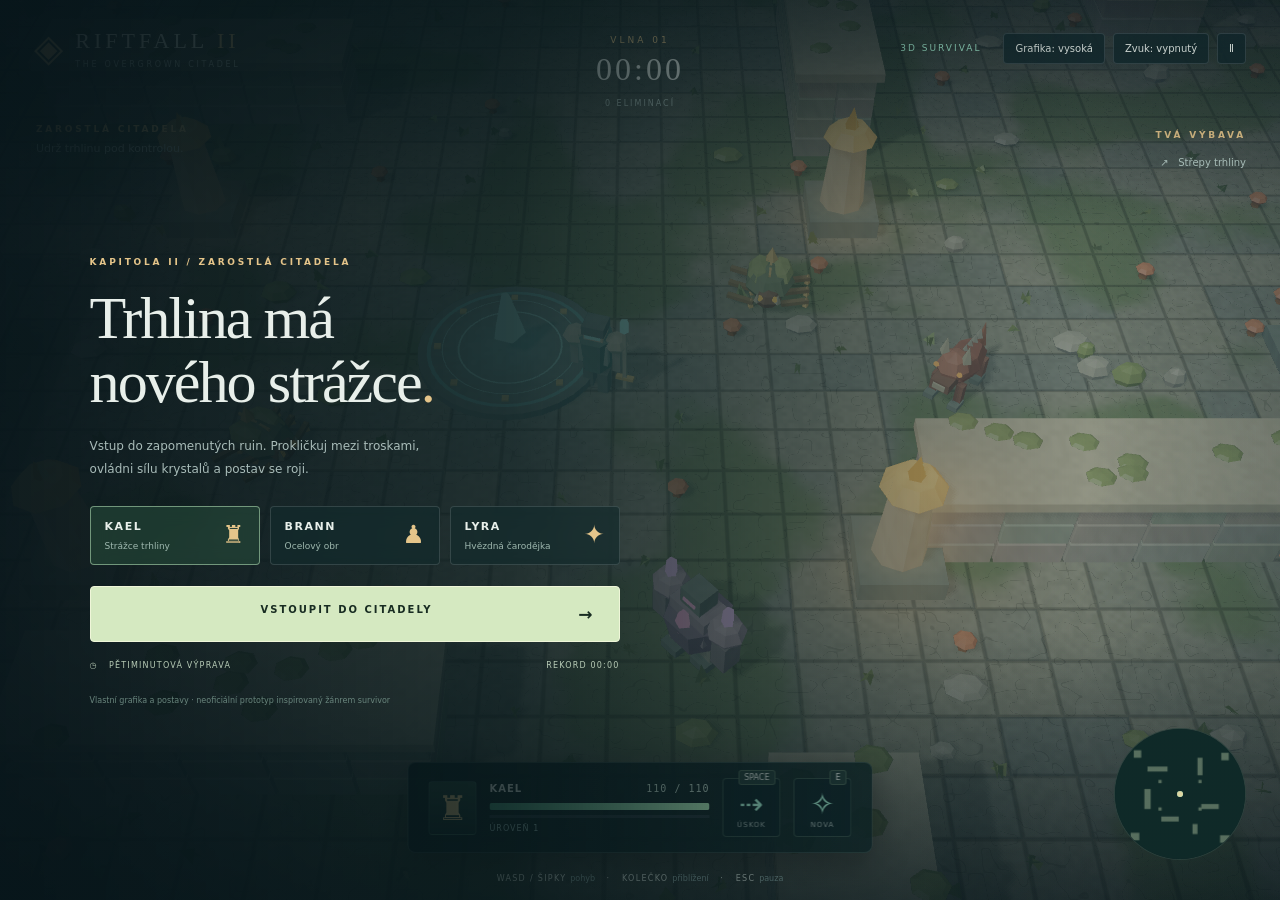
<file: riftfall-v2/index.html>
<!doctype html><html lang="cs"><head><meta charset="utf-8"><meta name="viewport" content="width=device-width,initial-scale=1,viewport-fit=cover"><meta name="description" content="RIFTFALL II – samostatná 3D survival aréna v zarostlé citadele."><title>RIFTFALL II — The Overgrown Citadel</title><link rel="stylesheet" href="style.css"></head><body>
<canvas id="scene" aria-label="3D herní aréna, pohyb WASD nebo šipkami"></canvas><div class="vignette"></div>
<header><a class="brand" href="#" id="brand">◈ <span>RIFTFALL <b>II</b><small>THE OVERGROWN CITADEL</small></span></a><div class="top-right"><span class="tag">3D SURVIVAL</span><button id="quality">Grafika: vysoká</button><button id="sound">Zvuk: vypnutý</button><button id="pause" aria-label="Pozastavit hru">Ⅱ</button></div></header>
<section class="objective"><div class="eyebrow">ZAROSTLÁ CITADELA</div><div id="objective">Udrž trhlinu pod kontrolou.</div></section>
<div class="topstats"><div id="wave">VLNA 01</div><strong id="timer">00:00</strong><small id="kills">0 ELIMINACÍ</small></div>
<div id="bossHud" hidden><small>VORAK · STRÁŽCE TRHLINY</small><div><i id="bossHealth"></i></div></div>
<aside id="build"><div class="eyebrow">TVÁ VÝBAVA</div><div id="buildList">↗ &nbsp; Střepy trhliny</div></aside>
<div class="hud"><div class="hero-icon" id="heroIcon">♜</div><div class="vitals"><div class="vital-title"><b id="heroName">KAEL</b><span id="hpText">110 / 110</span></div><div class="health"><i id="hpBar"></i></div><div class="experience"><i id="xpBar"></i></div><small id="xpText">ÚROVEŇ 1</small></div><button class="skill" id="dash"><span>⇢</span><kbd>SPACE</kbd><small>ÚSKOK</small></button><button class="skill" id="nova"><span>✧</span><kbd>E</kbd><small>NOVA</small></button></div>
<div class="hint">WASD / ŠIPKY <span>pohyb</span> &nbsp; · &nbsp; KOLEČKO <span>přiblížení</span> &nbsp; · &nbsp; ESC <span>pauza</span></div>
<div id="toast" role="status" aria-live="polite"></div><canvas id="minimap" width="132" height="132" aria-label="Minimapa s překážkami"></canvas>
<div id="touch"><button data-key="arrowup">↑</button><div><button data-key="arrowleft">←</button><button data-key="arrowdown">↓</button><button data-key="arrowright">→</button></div></div>
<div id="overlay"><div class="menu"><div class="eyebrow">KAPITOLA II / ZAROSTLÁ CITADELA</div><h1>Trhlina má<br>nového strážce<span>.</span></h1><p>Vstup do zapomenutých ruin. Prokličkuj mezi troskami,<br>ovládni sílu krystalů a postav se roji.</p><div id="heroes"></div><button class="primary" id="start">VSTOUPIT DO CITADELY <span>→</span></button><div class="menu-bottom"><span>◷ &nbsp; PĚTIMINUTOVÁ VÝPRAVA</span><span id="record">REKORD 00:00</span></div><div class="disclaimer">Vlastní grafika a postavy · neoficiální prototyp inspirovaný žánrem survivor</div></div></div>
<script src="engine.js"></script><script src="game.js"></script></body></html>
</file>
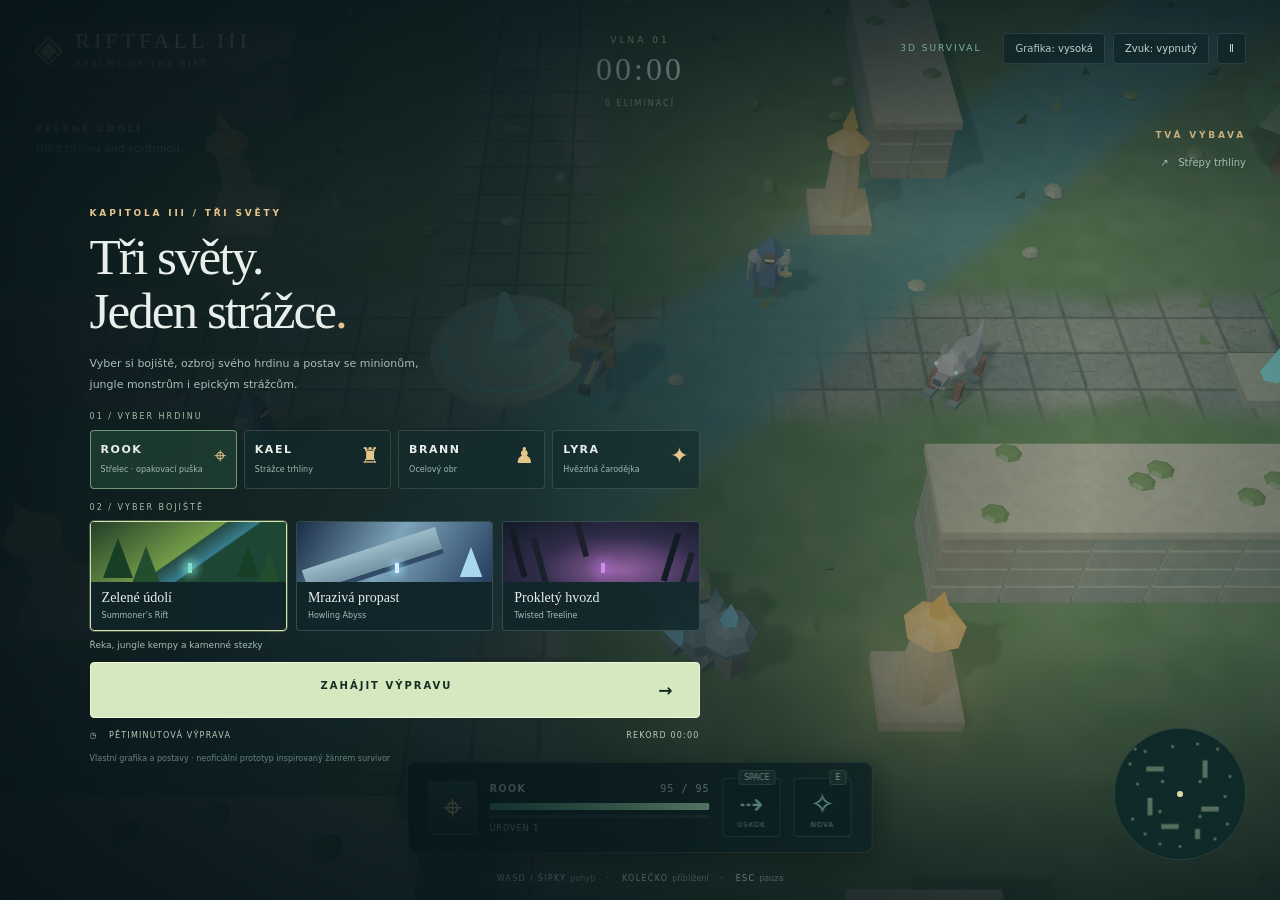
<file: riftfall-v3/index.html>
<!doctype html><html lang="cs"><head><meta charset="utf-8"><meta name="viewport" content="width=device-width,initial-scale=1,viewport-fit=cover"><meta name="description" content="RIFTFALL III – samostatná 3D survival aréna v zarostlé citadele."><title>RIFTFALL III — The Overgrown Citadel</title><link rel="stylesheet" href="style.css"></head><body>
<canvas id="scene" aria-label="3D herní aréna, pohyb WASD nebo šipkami"></canvas><div class="vignette"></div>
<header><a class="brand" href="#" id="brand">◈ <span>RIFTFALL <b>III</b><small>REALMS OF THE RIFT</small></span></a><div class="top-right"><span class="tag">3D SURVIVAL</span><button id="quality">Grafika: vysoká</button><button id="sound">Zvuk: vypnutý</button><button id="pause" aria-label="Pozastavit hru">Ⅱ</button></div></header>
<section class="objective"><div class="eyebrow"><span id="mapTitle">ZELENÉ ÚDOLÍ</span></div><div id="objective">Udrž trhlinu pod kontrolou.</div></section>
<div class="topstats"><div id="wave">VLNA 01</div><strong id="timer">00:00</strong><small id="kills">0 ELIMINACÍ</small></div>
<div id="bossHud" hidden><small id="bossLabel">EPICKÝ STRÁŽCE</small><div><i id="bossHealth"></i></div></div>
<aside id="build"><div class="eyebrow">TVÁ VÝBAVA</div><div id="buildList">↗ &nbsp; Střepy trhliny</div></aside>
<div class="hud"><div class="hero-icon" id="heroIcon">♜</div><div class="vitals"><div class="vital-title"><b id="heroName">KAEL</b><span id="hpText">110 / 110</span></div><div class="health"><i id="hpBar"></i></div><div class="experience"><i id="xpBar"></i></div><small id="xpText">ÚROVEŇ 1</small></div><button class="skill" id="dash"><span>⇢</span><kbd>SPACE</kbd><small>ÚSKOK</small></button><button class="skill" id="nova"><span>✧</span><kbd>E</kbd><small>NOVA</small></button></div>
<div class="hint">WASD / ŠIPKY <span>pohyb</span> &nbsp; · &nbsp; KOLEČKO <span>přiblížení</span> &nbsp; · &nbsp; ESC <span>pauza</span></div>
<div id="toast" role="status" aria-live="polite"></div><canvas id="minimap" width="132" height="132" aria-label="Minimapa s překážkami"></canvas>
<div id="touch"><button data-key="arrowup">↑</button><div><button data-key="arrowleft">←</button><button data-key="arrowdown">↓</button><button data-key="arrowright">→</button></div></div>
<div id="overlay"><div class="menu"><div class="eyebrow">KAPITOLA III / TŘI SVĚTY</div><h1>Tři světy.<br>Jeden strážce<span>.</span></h1><p>Vyber si bojiště, ozbroj svého hrdinu a postav se minionům,<br>jungle monstrům i epickým strážcům.</p><div class="section-label">01 / VYBER HRDINU</div><div id="heroes"></div><div class="section-label">02 / VYBER BOJIŠTĚ</div><div id="maps"></div><small id="mapDetail"></small><button class="primary" id="start">ZAHÁJIT VÝPRAVU <span>→</span></button><div class="menu-bottom"><span>◷ &nbsp; PĚTIMINUTOVÁ VÝPRAVA</span><span id="record">REKORD 00:00</span></div><div class="disclaimer">Vlastní grafika a postavy · neoficiální prototyp inspirovaný žánrem survivor</div></div></div>
<script src="engine.js"></script><script src="maps.js"></script><script src="actors.js"></script><script src="game.js"></script></body></html>
</file>
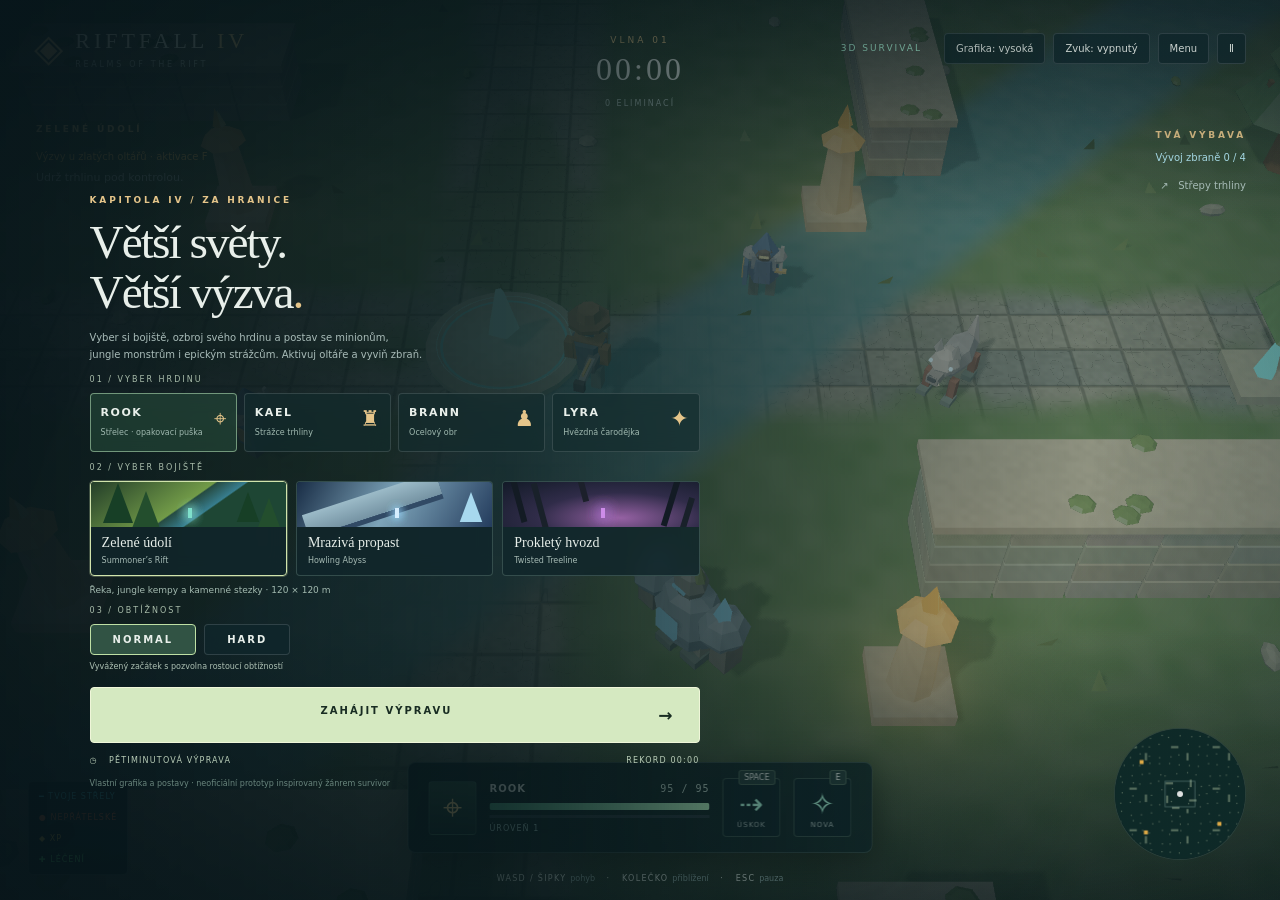
<file: riftfall-v4/index.html>
<!doctype html><html lang="cs"><head><meta charset="utf-8"><meta name="viewport" content="width=device-width,initial-scale=1,viewport-fit=cover"><meta name="description" content="RIFTFALL IV – samostatná 3D survival aréna v zarostlé citadele."><title>RIFTFALL IV — Beyond the Rift</title><link rel="stylesheet" href="style.css"></head><body>
<canvas id="scene" aria-label="3D herní aréna, pohyb WASD nebo šipkami"></canvas><div class="vignette"></div>
<header><a class="brand" href="#" id="brand">◈ <span>RIFTFALL <b>IV</b><small>REALMS OF THE RIFT</small></span></a><div class="top-right"><span class="tag">3D SURVIVAL</span><button id="quality">Grafika: vysoká</button><button id="sound">Zvuk: vypnutý</button><button id="exit">Menu</button><button id="pause" aria-label="Pozastavit hru">Ⅱ</button></div></header>
<section class="objective"><div class="eyebrow"><span id="mapTitle">ZELENÉ ÚDOLÍ</span></div><div id="challengeStatus"></div><div id="objective">Udrž trhlinu pod kontrolou.</div></section>
<div class="topstats"><div id="wave">VLNA 01</div><strong id="timer">00:00</strong><small id="kills">0 ELIMINACÍ</small></div>
<div id="bossHud" hidden><small id="bossLabel">EPICKÝ STRÁŽCE</small><div><i id="bossHealth"></i></div></div>
<aside id="build"><div class="eyebrow">TVÁ VÝBAVA</div><div id="evolutionStatus">Vývoj zbraně 0 / 4</div><div id="buildList">↗ &nbsp; Střepy trhliny</div></aside>
<div class="hud"><div class="hero-icon" id="heroIcon">♜</div><div class="vitals"><div class="vital-title"><b id="heroName">KAEL</b><span id="hpText">110 / 110</span></div><div class="health"><i id="hpBar"></i></div><div class="experience"><i id="xpBar"></i></div><small id="xpText">ÚROVEŇ 1</small></div><button class="skill" id="dash"><span>⇢</span><kbd>SPACE</kbd><small>ÚSKOK</small></button><button class="skill" id="nova"><span>✧</span><kbd>E</kbd><small>NOVA</small></button></div>
<div class="hint">WASD / ŠIPKY <span>pohyb</span> &nbsp; · &nbsp; KOLEČKO <span>přiblížení</span> &nbsp; · &nbsp; ESC <span>pauza</span></div>
<div id="toast" role="status" aria-live="polite"></div><canvas id="minimap" width="132" height="132" aria-label="Minimapa s překážkami"></canvas>
<div class="legend"><span class="friendly">━ TVOJE STŘELY</span><span class="enemy">● NEPŘÁTELSKÉ</span><span class="xp-legend">◆ XP</span><span class="heal-legend">✚ LÉČENÍ</span></div><button id="interact" class="interact">F · VÝZVA</button><div id="touch"><button data-key="arrowup">↑</button><div><button data-key="arrowleft">←</button><button data-key="arrowdown">↓</button><button data-key="arrowright">→</button></div></div>
<div id="overlay"><div class="menu"><div class="eyebrow">KAPITOLA IV / ZA HRANICE</div><h1>Větší světy.<br>Větší výzva<span>.</span></h1><p>Vyber si bojiště, ozbroj svého hrdinu a postav se minionům,<br>jungle monstrům i epickým strážcům. Aktivuj oltáře a vyviň zbraň.</p><div class="section-label">01 / VYBER HRDINU</div><div id="heroes"></div><div class="section-label">02 / VYBER BOJIŠTĚ</div><div id="maps"></div><small id="mapDetail"></small><div class="section-label">03 / OBTÍŽNOST</div><div id="difficulty"></div><small id="difficultyInfo"></small><button class="primary" id="start">ZAHÁJIT VÝPRAVU <span>→</span></button><div class="menu-bottom"><span>◷ &nbsp; PĚTIMINUTOVÁ VÝPRAVA</span><span id="record">REKORD 00:00</span></div><div class="disclaimer">Vlastní grafika a postavy · neoficiální prototyp inspirovaný žánrem survivor</div></div></div>
<script src="engine.js"></script><script src="maps.js"></script><script src="actors.js"></script><script src="game.js"></script></body></html>
</file>
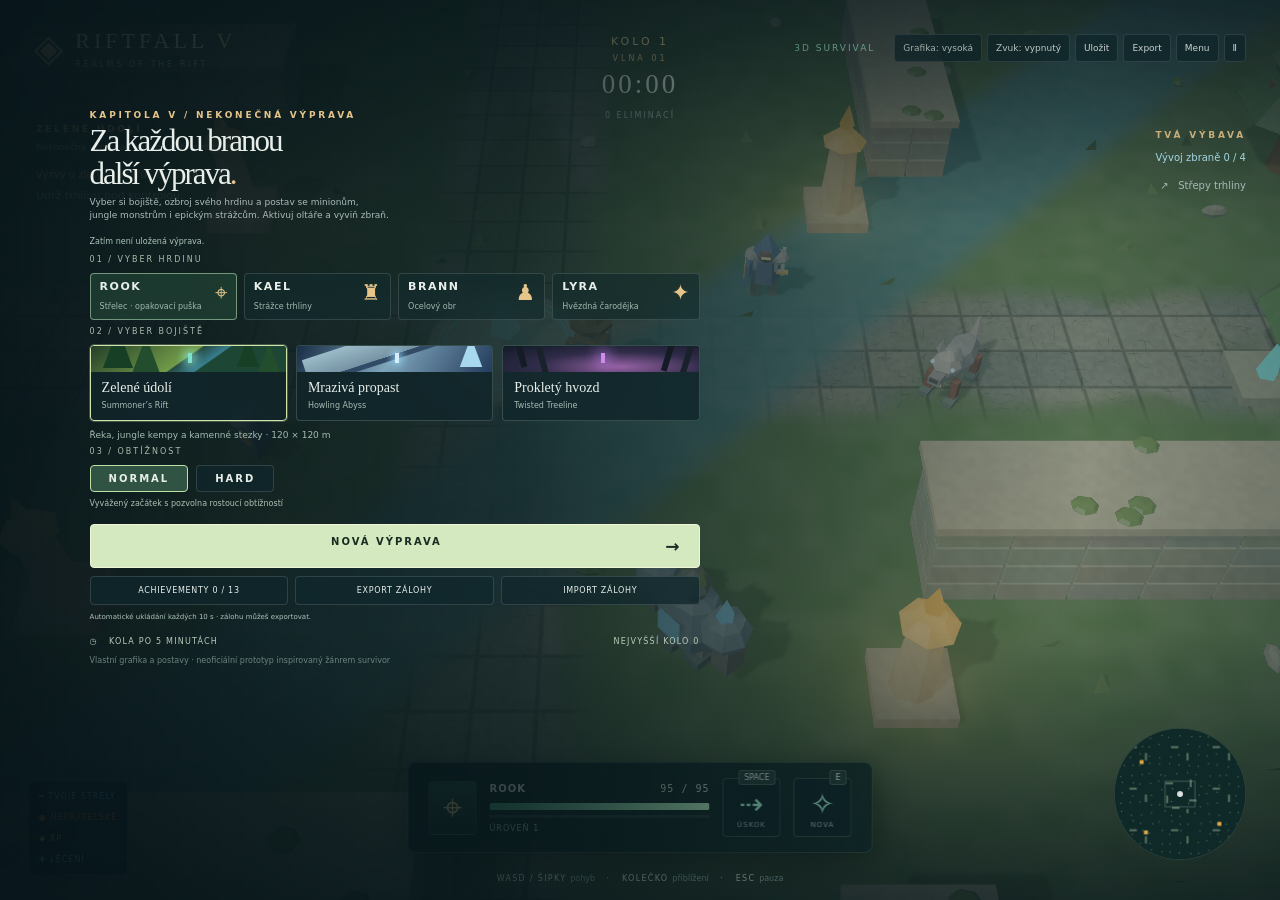
<file: riftfall-v5/index.html>
<!doctype html><html lang="cs"><head><meta charset="utf-8"><meta name="viewport" content="width=device-width,initial-scale=1,viewport-fit=cover"><meta name="description" content="RIFTFALL V – samostatná 3D survival aréna v zarostlé citadele."><title>RIFTFALL V — Endless Expedition</title><link rel="stylesheet" href="style.css"></head><body>
<canvas id="scene" aria-label="3D herní aréna, pohyb WASD nebo šipkami"></canvas><div class="vignette"></div>
<header><a class="brand" href="#" id="brand">◈ <span>RIFTFALL <b>V</b><small>REALMS OF THE RIFT</small></span></a><div class="top-right"><span class="tag">3D SURVIVAL</span><button id="quality">Grafika: vysoká</button><button id="sound">Zvuk: vypnutý</button><button id="save">Uložit</button><button id="export">Export</button><button id="exit">Menu</button><button id="pause" aria-label="Pozastavit hru">Ⅱ</button></div></header>
<section class="objective"><div class="eyebrow"><span id="mapTitle">ZELENÉ ÚDOLÍ</span></div><div id="campaignInfo"></div><div id="saveStatus"></div><div id="challengeStatus"></div><div id="objective">Udrž trhlinu pod kontrolou.</div></section>
<div class="topstats"><div id="stageText">KOLO 1</div><div id="wave">VLNA 01</div><strong id="timer">00:00</strong><small id="kills">0 ELIMINACÍ</small></div>
<div id="bossHud" hidden><small id="bossLabel">EPICKÝ STRÁŽCE</small><div><i id="bossHealth"></i></div></div>
<aside id="build"><div class="eyebrow">TVÁ VÝBAVA</div><div id="evolutionStatus">Vývoj zbraně 0 / 4</div><div id="buildList">↗ &nbsp; Střepy trhliny</div></aside>
<div class="hud"><div class="hero-icon" id="heroIcon">♜</div><div class="vitals"><div class="vital-title"><b id="heroName">KAEL</b><span id="hpText">110 / 110</span></div><div class="health"><i id="hpBar"></i></div><div class="experience"><i id="xpBar"></i></div><small id="xpText">ÚROVEŇ 1</small></div><button class="skill" id="dash"><span>⇢</span><kbd>SPACE</kbd><small>ÚSKOK</small></button><button class="skill" id="nova"><span>✧</span><kbd>E</kbd><small>NOVA</small></button></div>
<div class="hint">WASD / ŠIPKY <span>pohyb</span> &nbsp; · &nbsp; KOLEČKO <span>přiblížení</span> &nbsp; · &nbsp; ESC <span>pauza</span></div>
<div id="toast" role="status" aria-live="polite"></div><canvas id="minimap" width="132" height="132" aria-label="Minimapa s překážkami"></canvas>
<div class="legend"><span class="friendly">━ TVOJE STŘELY</span><span class="enemy">● NEPŘÁTELSKÉ</span><span class="xp-legend">◆ XP</span><span class="heal-legend">✚ LÉČENÍ</span></div><button id="interact" class="interact">F · VÝZVA</button><div id="touch"><button data-key="arrowup">↑</button><div><button data-key="arrowleft">←</button><button data-key="arrowdown">↓</button><button data-key="arrowright">→</button></div></div>
<div id="overlay"><div class="menu"><div class="eyebrow">KAPITOLA V / NEKONEČNÁ VÝPRAVA</div><h1>Za každou branou<br>další výprava<span>.</span></h1><p>Vyber si bojiště, ozbroj svého hrdinu a postav se minionům,<br>jungle monstrům i epickým strážcům. Aktivuj oltáře a vyviň zbraň.</p><button id="continueGame" class="primary continue" hidden>POKRAČOVAT VE VÝPRAVĚ</button><small id="saveSummary"></small><div class="section-label">01 / VYBER HRDINU</div><div id="heroes"></div><div class="section-label">02 / VYBER BOJIŠTĚ</div><div id="maps"></div><small id="mapDetail"></small><div class="section-label">03 / OBTÍŽNOST</div><div id="difficulty"></div><small id="difficultyInfo"></small><button class="primary" id="start">NOVÁ VÝPRAVA <span>→</span></button><div class="profile-actions"><button id="achievements">ACHIEVEMENTY</button><button id="menuExport">EXPORT ZÁLOHY</button><button id="menuImport">IMPORT ZÁLOHY</button></div><small id="storageHint"></small><div class="menu-bottom"><span>◷ &nbsp; KOLA PO 5 MINUTÁCH</span><span id="record">REKORD 00:00</span></div><div class="disclaimer">Vlastní grafika a postavy · neoficiální prototyp inspirovaný žánrem survivor</div></div></div>
<script src="engine.js"></script><script src="maps.js"></script><script src="actors.js"></script><input id="importFile" type="file" accept=".json,application/json" hidden><div id="achievementToast" role="status" aria-live="polite" hidden></div><script src="progress.js"></script><script src="game.js"></script></body></html>
</file>
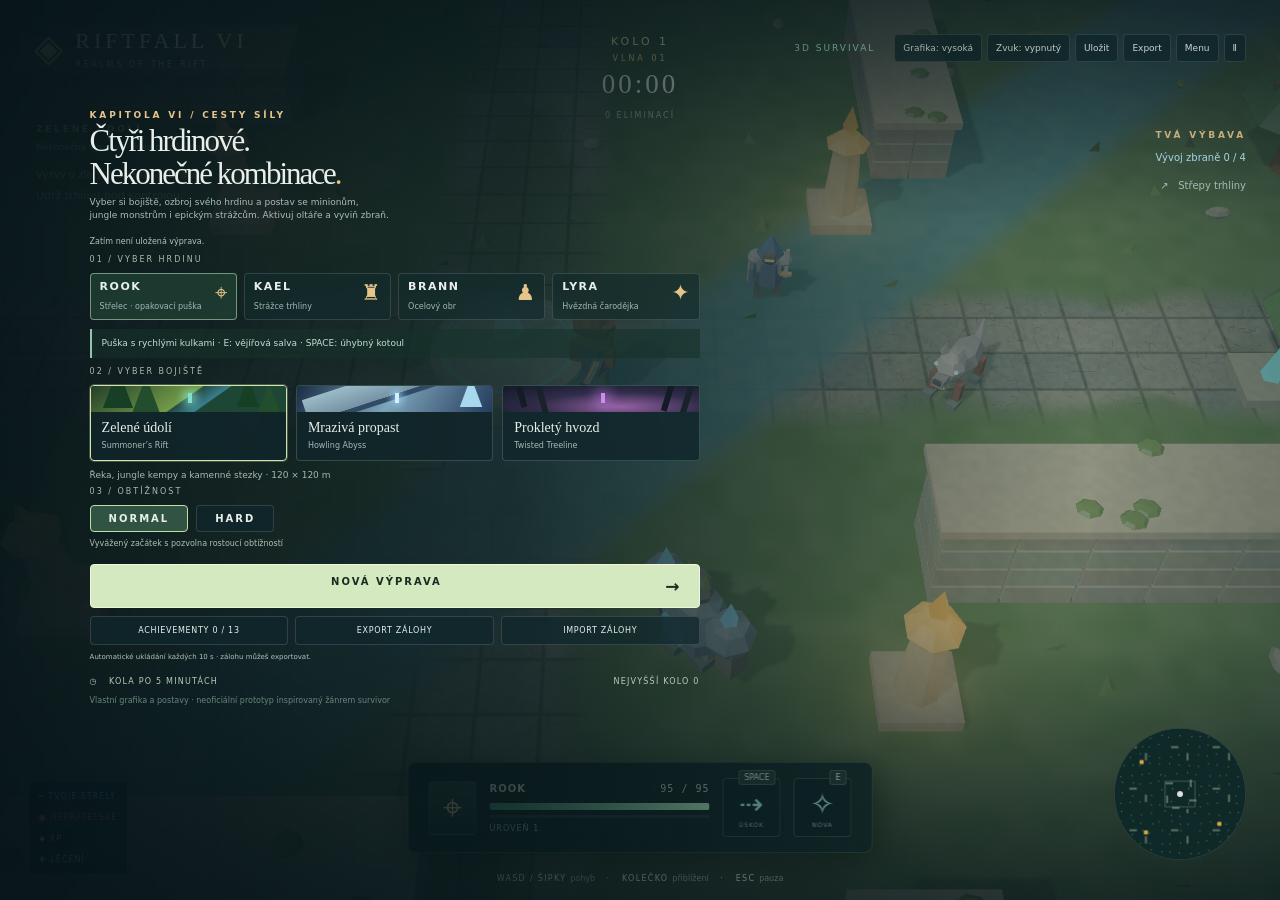
<file: riftfall-v6/index.html>
<!doctype html><html lang="cs"><head><meta charset="utf-8"><meta name="viewport" content="width=device-width,initial-scale=1,viewport-fit=cover"><meta name="description" content="RIFTFALL VI – samostatná 3D survival aréna v zarostlé citadele."><title>RIFTFALL VI — Paths of Power</title><link rel="stylesheet" href="style.css"></head><body>
<canvas id="scene" aria-label="3D herní aréna, pohyb WASD nebo šipkami"></canvas><div class="vignette"></div>
<header><a class="brand" href="#" id="brand">◈ <span>RIFTFALL <b>VI</b><small>REALMS OF THE RIFT</small></span></a><div class="top-right"><span class="tag">3D SURVIVAL</span><button id="quality">Grafika: vysoká</button><button id="sound">Zvuk: vypnutý</button><button id="save">Uložit</button><button id="export">Export</button><button id="exit">Menu</button><button id="pause" aria-label="Pozastavit hru">Ⅱ</button></div></header>
<section class="objective"><div class="eyebrow"><span id="mapTitle">ZELENÉ ÚDOLÍ</span></div><div id="campaignInfo"></div><div id="saveStatus"></div><div id="challengeStatus"></div><div id="objective">Udrž trhlinu pod kontrolou.</div></section>
<div class="topstats"><div id="stageText">KOLO 1</div><div id="wave">VLNA 01</div><strong id="timer">00:00</strong><small id="kills">0 ELIMINACÍ</small></div>
<div id="bossHud" hidden><small id="bossLabel">EPICKÝ STRÁŽCE</small><div><i id="bossHealth"></i></div></div>
<aside id="build"><div class="eyebrow">TVÁ VÝBAVA</div><div id="synergyHUD"></div><div id="evolutionStatus">Vývoj zbraně 0 / 4</div><div id="buildList">↗ &nbsp; Střepy trhliny</div></aside>
<div class="hud"><div class="hero-icon" id="heroIcon">♜</div><div class="vitals"><div class="vital-title"><b id="heroName">KAEL</b><span id="hpText">110 / 110</span></div><div class="health"><i id="hpBar"></i></div><div class="experience"><i id="xpBar"></i></div><small id="xpText">ÚROVEŇ 1</small></div><button class="skill" id="dash"><span>⇢</span><kbd>SPACE</kbd><small>ÚSKOK</small></button><button class="skill" id="nova"><span>✧</span><kbd>E</kbd><small>NOVA</small></button></div>
<div class="hint">WASD / ŠIPKY <span>pohyb</span> &nbsp; · &nbsp; KOLEČKO <span>přiblížení</span> &nbsp; · &nbsp; ESC <span>pauza</span></div>
<div id="toast" role="status" aria-live="polite"></div><canvas id="minimap" width="132" height="132" aria-label="Minimapa s překážkami"></canvas>
<div class="legend"><span class="friendly">━ TVOJE STŘELY</span><span class="enemy">● NEPŘÁTELSKÉ</span><span class="xp-legend">◆ XP</span><span class="heal-legend">✚ LÉČENÍ</span></div><button id="interact" class="interact">F · VÝZVA</button><div id="touch"><button data-key="arrowup">↑</button><div><button data-key="arrowleft">←</button><button data-key="arrowdown">↓</button><button data-key="arrowright">→</button></div></div>
<div id="overlay"><div class="menu"><div class="eyebrow">KAPITOLA VI / CESTY SÍLY</div><h1>Čtyři hrdinové.<br>Nekonečné kombinace<span>.</span></h1><p>Vyber si bojiště, ozbroj svého hrdinu a postav se minionům,<br>jungle monstrům i epickým strážcům. Aktivuj oltáře a vyviň zbraň.</p><button id="continueGame" class="primary continue" hidden>POKRAČOVAT VE VÝPRAVĚ</button><small id="saveSummary"></small><div class="section-label">01 / VYBER HRDINU</div><div id="heroes"></div><div id="heroKit"></div><div class="section-label">02 / VYBER BOJIŠTĚ</div><div id="maps"></div><small id="mapDetail"></small><div class="section-label">03 / OBTÍŽNOST</div><div id="difficulty"></div><small id="difficultyInfo"></small><button class="primary" id="start">NOVÁ VÝPRAVA <span>→</span></button><div class="profile-actions"><button id="achievements">ACHIEVEMENTY</button><button id="menuExport">EXPORT ZÁLOHY</button><button id="menuImport">IMPORT ZÁLOHY</button></div><small id="storageHint"></small><div class="menu-bottom"><span>◷ &nbsp; KOLA PO 5 MINUTÁCH</span><span id="record">REKORD 00:00</span></div><div class="disclaimer">Vlastní grafika a postavy · neoficiální prototyp inspirovaný žánrem survivor</div></div></div>
<script src="engine.js"></script><script src="maps.js"></script><script src="actors.js"></script><input id="importFile" type="file" accept=".json,application/json" hidden><div id="achievementToast" role="status" aria-live="polite" hidden></div><script src="progress.js"></script><script src="game.js"></script></body></html>
</file>
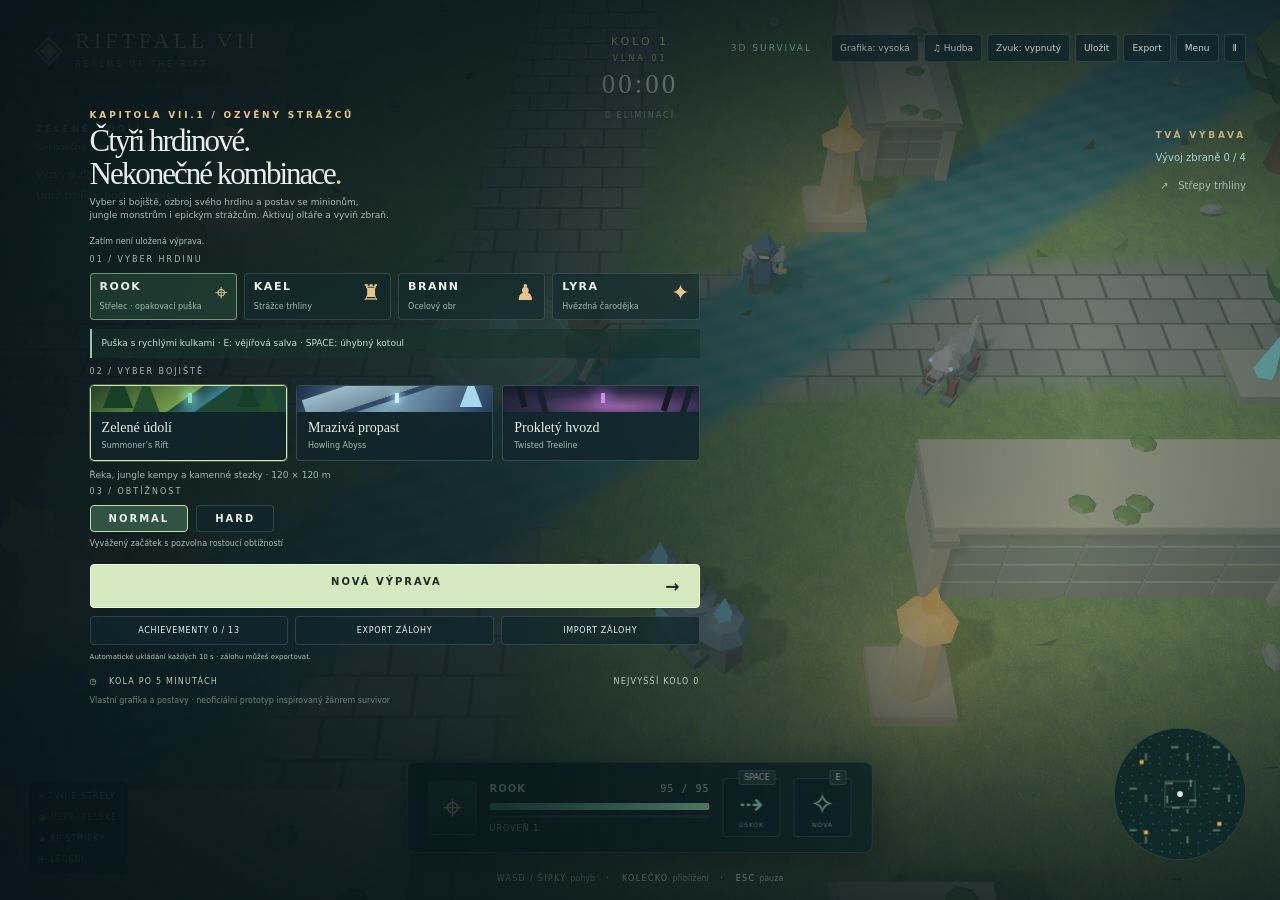
<file: riftfall-v7/index.html>
<!doctype html><html lang="cs"><head><meta charset="utf-8"><meta name="viewport" content="width=device-width,initial-scale=1,viewport-fit=cover"><meta name="description" content="RIFTFALL VII – samostatná 3D survival aréna v zarostlé citadele."><title>RIFTFALL VII.1 — Echoes of the Guardians</title><link rel="stylesheet" href="style.css"></head><body>
<canvas id="scene" aria-label="3D herní aréna, pohyb WASD nebo šipkami"></canvas><div class="vignette"></div>
<header><a class="brand" href="#" id="brand">◈ <span>RIFTFALL <b>VII</b><small>REALMS OF THE RIFT</small></span></a><div class="top-right"><span class="tag">3D SURVIVAL</span><button id="quality">Grafika: vysoká</button><details class="audio-panel"><summary>♫ Hudba</summary><div><button id="musicToggle">Hudba zapnutá</button><label>Hlasitost <input id="musicVolume" type="range" min="0" max="100" value="22" aria-label="Hlasitost hudby"></label></div></details><button id="sound">Zvuk: vypnutý</button><button id="save">Uložit</button><button id="export">Export</button><button id="exit">Menu</button><button id="pause" aria-label="Pozastavit hru">Ⅱ</button></div></header>
<section class="objective"><div class="eyebrow"><span id="mapTitle">ZELENÉ ÚDOLÍ</span></div><div id="campaignInfo"></div><div id="saveStatus"></div><div id="challengeStatus"></div><div id="epicStatus"></div><div id="perfStatus"></div><div id="objective">Udrž trhlinu pod kontrolou.</div></section>
<div class="topstats"><div id="stageText">KOLO 1</div><div id="wave">VLNA 01</div><strong id="timer">00:00</strong><small id="kills">0 ELIMINACÍ</small></div>
<div id="bossHud" hidden><small id="bossLabel">EPICKÝ STRÁŽCE</small><div><i id="bossHealth"></i></div></div>
<aside id="build"><div class="eyebrow">TVÁ VÝBAVA</div><div id="synergyHUD"></div><div id="evolutionStatus">Vývoj zbraně 0 / 4</div><div id="buildList">↗ &nbsp; Střepy trhliny</div></aside>
<div class="hud"><div class="hero-icon" id="heroIcon">♜</div><div class="vitals"><div class="vital-title"><b id="heroName">KAEL</b><span id="hpText">110 / 110</span></div><div class="health"><i id="hpBar"></i></div><div class="experience"><i id="xpBar"></i></div><small id="xpText">ÚROVEŇ 1</small></div><button class="skill" id="dash"><span>⇢</span><kbd>SPACE</kbd><small>ÚSKOK</small></button><button class="skill" id="nova"><span>✧</span><kbd>E</kbd><small>NOVA</small></button></div>
<div class="hint">WASD / ŠIPKY <span>pohyb</span> &nbsp; · &nbsp; KOLEČKO <span>přiblížení</span> &nbsp; · &nbsp; ESC <span>pauza</span></div>
<div id="toast" role="status" aria-live="polite"></div><canvas id="minimap" width="132" height="132" aria-label="Minimapa s překážkami"></canvas>
<div class="legend"><span class="friendly">━ TVOJE STŘELY</span><span class="enemy">● NEPŘÁTELSKÉ</span><span class="xp-legend">◆ XP STŘÍPKY</span><span class="heal-legend">✚ LÉČENÍ</span></div><button id="interact" class="interact">F · VÝZVA</button><div id="touch"><button data-key="arrowup">↑</button><div><button data-key="arrowleft">←</button><button data-key="arrowdown">↓</button><button data-key="arrowright">→</button></div></div>
<div id="overlay"><div class="menu"><div class="eyebrow">KAPITOLA VII.1 / OZVĚNY STRÁŽCŮ</div><h1>Čtyři hrdinové.<br>Nekonečné kombinace<span>.</span></h1><p>Vyber si bojiště, ozbroj svého hrdinu a postav se minionům,<br>jungle monstrům i epickým strážcům. Aktivuj oltáře a vyviň zbraň.</p><button id="continueGame" class="primary continue" hidden>POKRAČOVAT VE VÝPRAVĚ</button><small id="saveSummary"></small><div class="section-label">01 / VYBER HRDINU</div><div id="heroes"></div><div id="heroKit"></div><div class="section-label">02 / VYBER BOJIŠTĚ</div><div id="maps"></div><small id="mapDetail"></small><div class="section-label">03 / OBTÍŽNOST</div><div id="difficulty"></div><small id="difficultyInfo"></small><button class="primary" id="start">NOVÁ VÝPRAVA <span>→</span></button><div class="profile-actions"><button id="achievements">ACHIEVEMENTY</button><button id="menuExport">EXPORT ZÁLOHY</button><button id="menuImport">IMPORT ZÁLOHY</button></div><small id="storageHint"></small><div class="menu-bottom"><span>◷ &nbsp; KOLA PO 5 MINUTÁCH</span><span id="record">REKORD 00:00</span></div><div class="disclaimer">Vlastní grafika a postavy · neoficiální prototyp inspirovaný žánrem survivor</div></div></div>
<script src="engine.js"></script><script src="maps.js"></script><script src="actors.js"></script><input id="importFile" type="file" accept=".json,application/json" hidden><div id="achievementToast" role="status" aria-live="polite" hidden></div><script src="music.js"></script><script src="progress.js"></script><script src="game.js"></script></body></html>
</file>
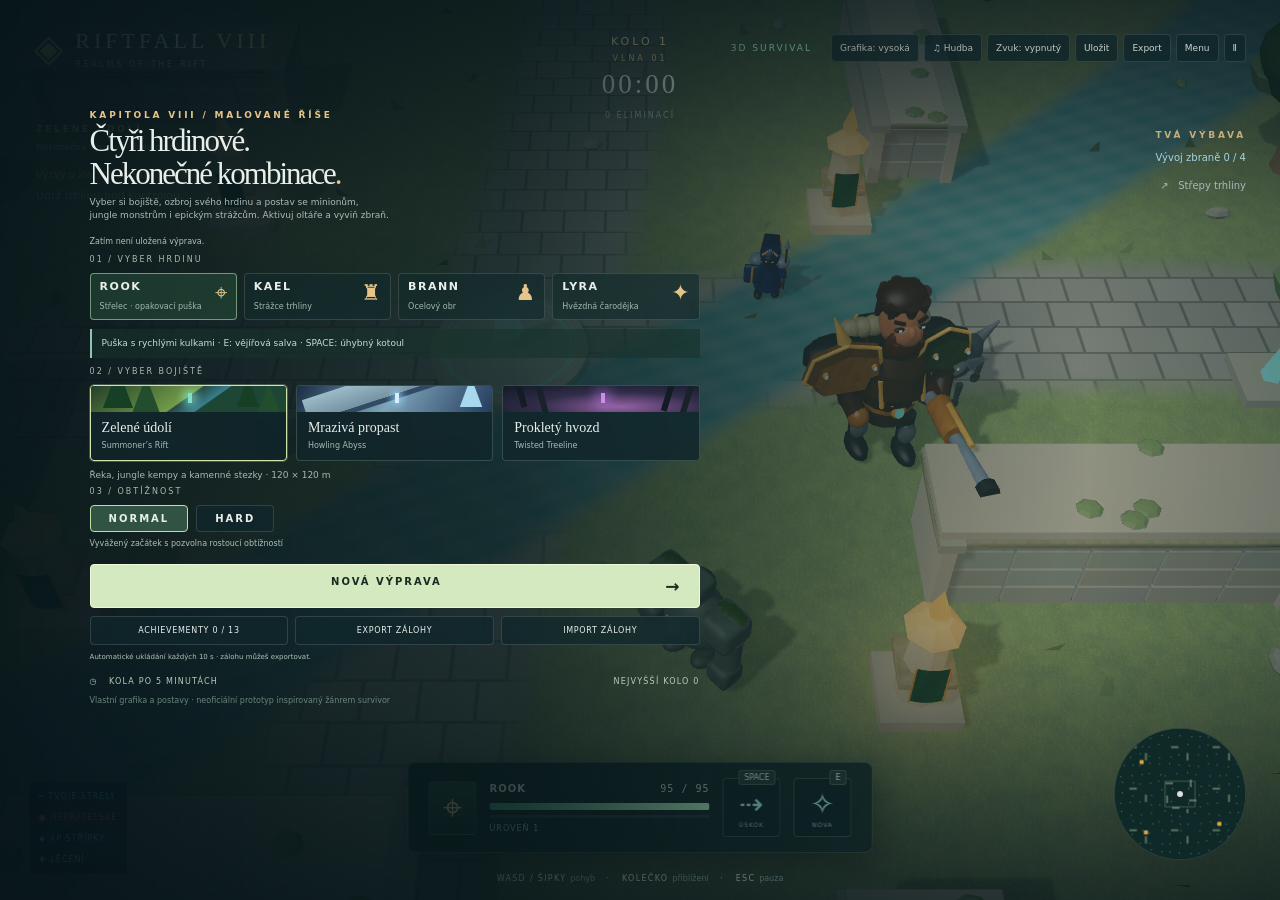
<file: riftfall-v8/index.html>
<!doctype html><html lang="cs"><head><meta charset="utf-8"><meta name="viewport" content="width=device-width,initial-scale=1,viewport-fit=cover"><meta name="description" content="RIFTFALL VIII – samostatná 3D survival aréna v zarostlé citadele."><title>RIFTFALL VIII — Painted Realms</title><link rel="stylesheet" href="style.css"></head><body>
<canvas id="scene" aria-label="3D herní aréna, pohyb WASD nebo šipkami"></canvas><div class="vignette"></div>
<header><a class="brand" href="#" id="brand">◈ <span>RIFTFALL <b>VIII</b><small>REALMS OF THE RIFT</small></span></a><div class="top-right"><span class="tag">3D SURVIVAL</span><button id="quality">Grafika: vysoká</button><details class="audio-panel"><summary>♫ Hudba</summary><div><button id="musicToggle">Hudba zapnutá</button><label>Hlasitost <input id="musicVolume" type="range" min="0" max="100" value="22" aria-label="Hlasitost hudby"></label></div></details><button id="sound">Zvuk: vypnutý</button><button id="save">Uložit</button><button id="export">Export</button><button id="exit">Menu</button><button id="pause" aria-label="Pozastavit hru">Ⅱ</button></div></header>
<section class="objective"><div class="eyebrow"><span id="mapTitle">ZELENÉ ÚDOLÍ</span></div><div id="campaignInfo"></div><div id="saveStatus"></div><div id="challengeStatus"></div><div id="epicStatus"></div><div id="perfStatus"></div><div id="objective">Udrž trhlinu pod kontrolou.</div></section>
<div class="topstats"><div id="stageText">KOLO 1</div><div id="wave">VLNA 01</div><strong id="timer">00:00</strong><small id="kills">0 ELIMINACÍ</small></div>
<div id="bossHud" hidden><small id="bossLabel">EPICKÝ STRÁŽCE</small><div><i id="bossHealth"></i></div></div>
<aside id="build"><div class="eyebrow">TVÁ VÝBAVA</div><div id="synergyHUD"></div><div id="evolutionStatus">Vývoj zbraně 0 / 4</div><div id="buildList">↗ &nbsp; Střepy trhliny</div></aside>
<div class="hud"><div class="hero-icon" id="heroIcon">♜</div><div class="vitals"><div class="vital-title"><b id="heroName">KAEL</b><span id="hpText">110 / 110</span></div><div class="health"><i id="hpBar"></i></div><div class="experience"><i id="xpBar"></i></div><small id="xpText">ÚROVEŇ 1</small></div><button class="skill" id="dash"><span>⇢</span><kbd>SPACE</kbd><small>ÚSKOK</small></button><button class="skill" id="nova"><span>✧</span><kbd>E</kbd><small>NOVA</small></button></div>
<div class="hint">WASD / ŠIPKY <span>pohyb</span> &nbsp; · &nbsp; KOLEČKO <span>přiblížení</span> &nbsp; · &nbsp; ESC <span>pauza</span></div>
<div id="toast" role="status" aria-live="polite"></div><canvas id="minimap" width="132" height="132" aria-label="Minimapa s překážkami"></canvas>
<div class="legend"><span class="friendly">━ TVOJE STŘELY</span><span class="enemy">● NEPŘÁTELSKÉ</span><span class="xp-legend">◆ XP STŘÍPKY</span><span class="heal-legend">✚ LÉČENÍ</span></div><button id="interact" class="interact">F · VÝZVA</button><div id="touch"><button data-key="arrowup">↑</button><div><button data-key="arrowleft">←</button><button data-key="arrowdown">↓</button><button data-key="arrowright">→</button></div></div>
<div id="overlay"><div class="menu"><div class="eyebrow">KAPITOLA VIII / MALOVANÉ ŘÍŠE</div><h1>Čtyři hrdinové.<br>Nekonečné kombinace<span>.</span></h1><p>Vyber si bojiště, ozbroj svého hrdinu a postav se minionům,<br>jungle monstrům i epickým strážcům. Aktivuj oltáře a vyviň zbraň.</p><button id="continueGame" class="primary continue" hidden>POKRAČOVAT VE VÝPRAVĚ</button><small id="saveSummary"></small><div class="section-label">01 / VYBER HRDINU</div><div id="heroes"></div><div id="heroKit"></div><div class="section-label">02 / VYBER BOJIŠTĚ</div><div id="maps"></div><small id="mapDetail"></small><div class="section-label">03 / OBTÍŽNOST</div><div id="difficulty"></div><small id="difficultyInfo"></small><button class="primary" id="start">NOVÁ VÝPRAVA <span>→</span></button><div class="profile-actions"><button id="achievements">ACHIEVEMENTY</button><button id="menuExport">EXPORT ZÁLOHY</button><button id="menuImport">IMPORT ZÁLOHY</button></div><small id="storageHint"></small><div class="menu-bottom"><span>◷ &nbsp; KOLA PO 5 MINUTÁCH</span><span id="record">REKORD 00:00</span></div><div class="disclaimer">Vlastní grafika a postavy · neoficiální prototyp inspirovaný žánrem survivor</div></div></div>
<script src="engine.js"></script><script src="maps.js"></script><script src="actors.js"></script><script src="art.js"></script><input id="importFile" type="file" accept=".json,application/json" hidden><div id="achievementToast" role="status" aria-live="polite" hidden></div><script src="music.js"></script><script src="progress.js"></script><script src="game.js"></script></body></html>
</file>
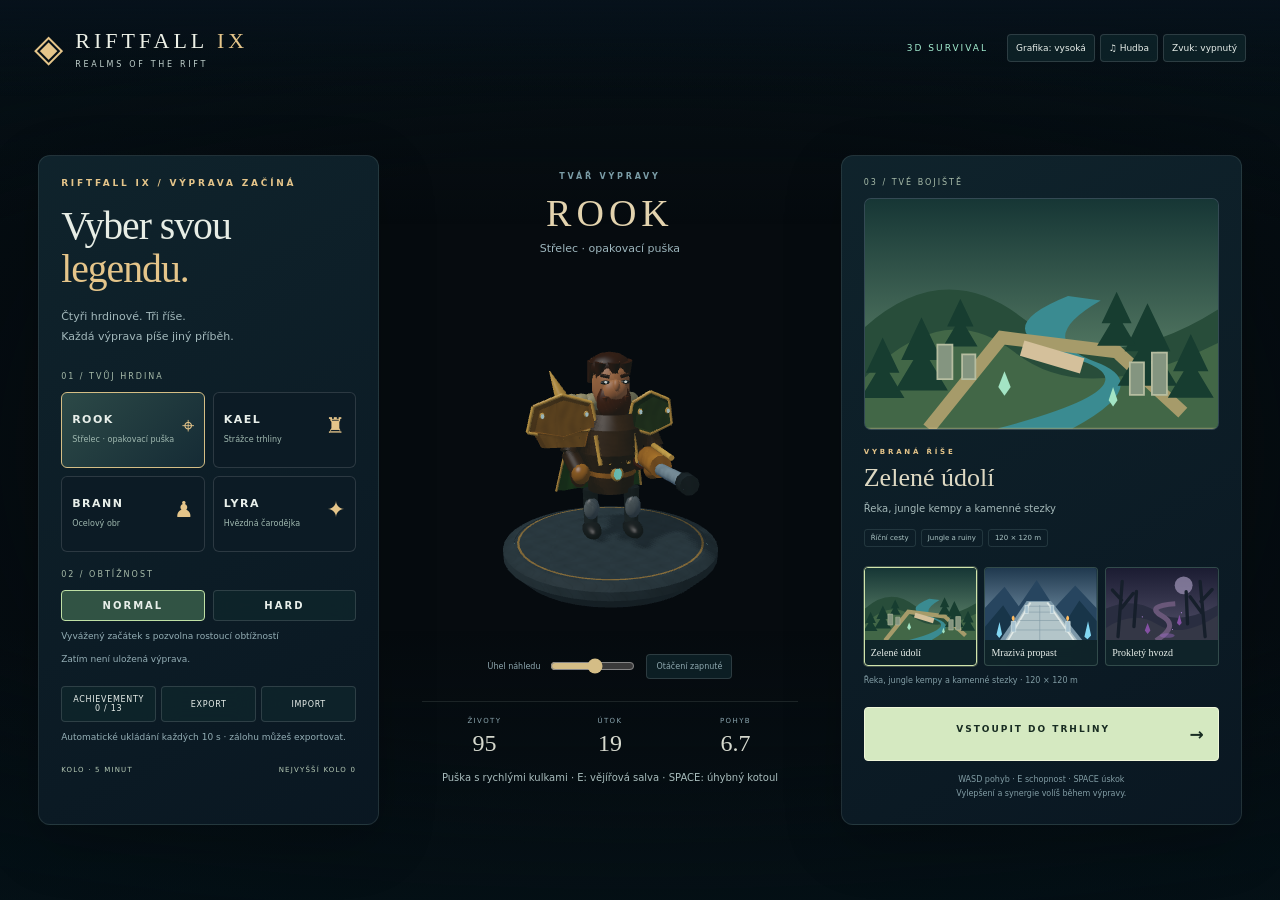
<file: riftfall-v9/index.html>
<!doctype html><html lang="cs"><head><meta charset="utf-8"><meta name="viewport" content="width=device-width,initial-scale=1,viewport-fit=cover"><meta name="description" content="RIFTFALL IX – samostatná 3D survival aréna v zarostlé citadele."><title>RIFTFALL IX — Hero Sanctum</title><link rel="stylesheet" href="style.css"></head><body data-screen="lobby">
<canvas id="scene" aria-label="3D herní aréna, pohyb WASD nebo šipkami"></canvas><div class="vignette"></div>
<header><a class="brand" href="#" id="brand">◈ <span>RIFTFALL <b>IX</b><small>REALMS OF THE RIFT</small></span></a><div class="top-right"><span class="tag">3D SURVIVAL</span><button id="quality">Grafika: vysoká</button><details class="audio-panel"><summary>♫ Hudba</summary><div><button id="musicToggle">Hudba zapnutá</button><label>Hlasitost <input id="musicVolume" type="range" min="0" max="100" value="22" aria-label="Hlasitost hudby"></label></div></details><button id="sound">Zvuk: vypnutý</button><button id="save">Uložit</button><button id="export">Export</button><button id="exit">Menu</button><button id="pause" aria-label="Pozastavit hru">Ⅱ</button></div></header>
<section class="objective"><div class="eyebrow"><span id="mapTitle">ZELENÉ ÚDOLÍ</span></div><div id="campaignInfo"></div><div id="saveStatus"></div><div id="challengeStatus"></div><div id="epicStatus"></div><div id="perfStatus"></div><div id="objective">Udrž trhlinu pod kontrolou.</div></section>
<div class="topstats"><div id="stageText">KOLO 1</div><div id="wave">VLNA 01</div><strong id="timer">00:00</strong><small id="kills">0 ELIMINACÍ</small></div>
<div id="bossHud" hidden><small id="bossLabel">EPICKÝ STRÁŽCE</small><div><i id="bossHealth"></i></div></div>
<aside id="build"><div class="eyebrow">TVÁ VÝBAVA</div><div id="synergyHUD"></div><div id="evolutionStatus">Vývoj zbraně 0 / 4</div><div id="buildList">↗ &nbsp; Střepy trhliny</div></aside>
<div class="hud"><div class="hero-icon" id="heroIcon">♜</div><div class="vitals"><div class="vital-title"><b id="heroName">KAEL</b><span id="hpText">110 / 110</span></div><div class="health"><i id="hpBar"></i></div><div class="experience"><i id="xpBar"></i></div><small id="xpText">ÚROVEŇ 1</small></div><button class="skill" id="dash"><span>⇢</span><kbd>SPACE</kbd><small>ÚSKOK</small></button><button class="skill" id="nova"><span>✧</span><kbd>E</kbd><small>NOVA</small></button></div>
<div class="hint">WASD / ŠIPKY <span>pohyb</span> &nbsp; · &nbsp; KOLEČKO <span>přiblížení</span> &nbsp; · &nbsp; ESC <span>pauza</span></div>
<div id="toast" role="status" aria-live="polite"></div><canvas id="minimap" width="132" height="132" aria-label="Minimapa s překážkami"></canvas>
<div class="legend"><span class="friendly">━ TVOJE STŘELY</span><span class="enemy">● NEPŘÁTELSKÉ</span><span class="xp-legend">◆ XP STŘÍPKY</span><span class="heal-legend">✚ LÉČENÍ</span></div><button id="interact" class="interact">F · VÝZVA</button><div id="touch"><button data-key="arrowup">↑</button><div><button data-key="arrowleft">←</button><button data-key="arrowdown">↓</button><button data-key="arrowright">→</button></div></div>
<div id="overlay"><div class="lobby">
<section class="lobby-controls"><div class="eyebrow">RIFTFALL IX / VÝPRAVA ZAČÍNÁ</div><h1>Vyber svou<br><span>legendu.</span></h1><p class="lobby-intro">Čtyři hrdinové. Tři říše.<br>Každá výprava píše jiný příběh.</p><div class="section-label">01 / TVŮJ HRDINA</div><div id="heroes"></div><div class="section-label">02 / OBTÍŽNOST</div><div id="difficulty"></div><small id="difficultyInfo"></small><button id="continueGame" class="primary continue" hidden>POKRAČOVAT VE VÝPRAVĚ</button><small id="saveSummary"></small><div class="profile-actions"><button id="achievements">ACHIEVEMENTY</button><button id="menuExport">EXPORT</button><button id="menuImport">IMPORT</button></div><small id="storageHint"></small><div class="menu-bottom"><span>KOLO · 5 MINUT</span><span id="record"></span></div></section>
<section class="lobby-portrait" aria-label="Prohlídka vybraného hrdiny"><div class="portrait-heading"><div class="eyebrow">TVÁŘ VÝPRAVY</div><h2 id="portraitName"></h2><p id="portraitRole"></p></div><div id="heroViewport" aria-label="Otáčivý 3D náhled hrdiny"></div><div class="portrait-footer"><div class="rotation-controls"><label>Úhel náhledu <input id="heroRotation" type="range" min="-180" max="180" value="0" aria-label="Otočit hrdinu"></label><button id="rotateHero">Otáčení zapnuté</button></div><div id="portraitStats"></div><div id="heroKit"></div></div></section>
<section class="lobby-destination"><div class="section-label">03 / TVÉ BOJIŠTĚ</div><div id="mapPreview"></div><div class="destination-caption"><div class="eyebrow">VYBRANÁ ŘÍŠE</div><h2 id="previewMapName"></h2><p id="previewMapDescription"></p><div id="mapFeatures"></div></div><div id="maps"></div><small id="mapDetail"></small><button class="primary" id="start">VSTOUPIT DO TRHLINY <span>→</span></button><p class="lobby-footnote">WASD pohyb · E schopnost · SPACE úskok<br>Vylepšení a synergie volíš během výpravy.</p></section>
</div>
</div>
<script src="engine.js"></script><script src="maps.js"></script><script src="actors.js"></script><script src="art.js"></script><input id="importFile" type="file" accept=".json,application/json" hidden><div id="achievementToast" role="status" aria-live="polite" hidden></div><script src="music.js"></script><script src="progress.js"></script><script src="game.js"></script></body></html>
</file>
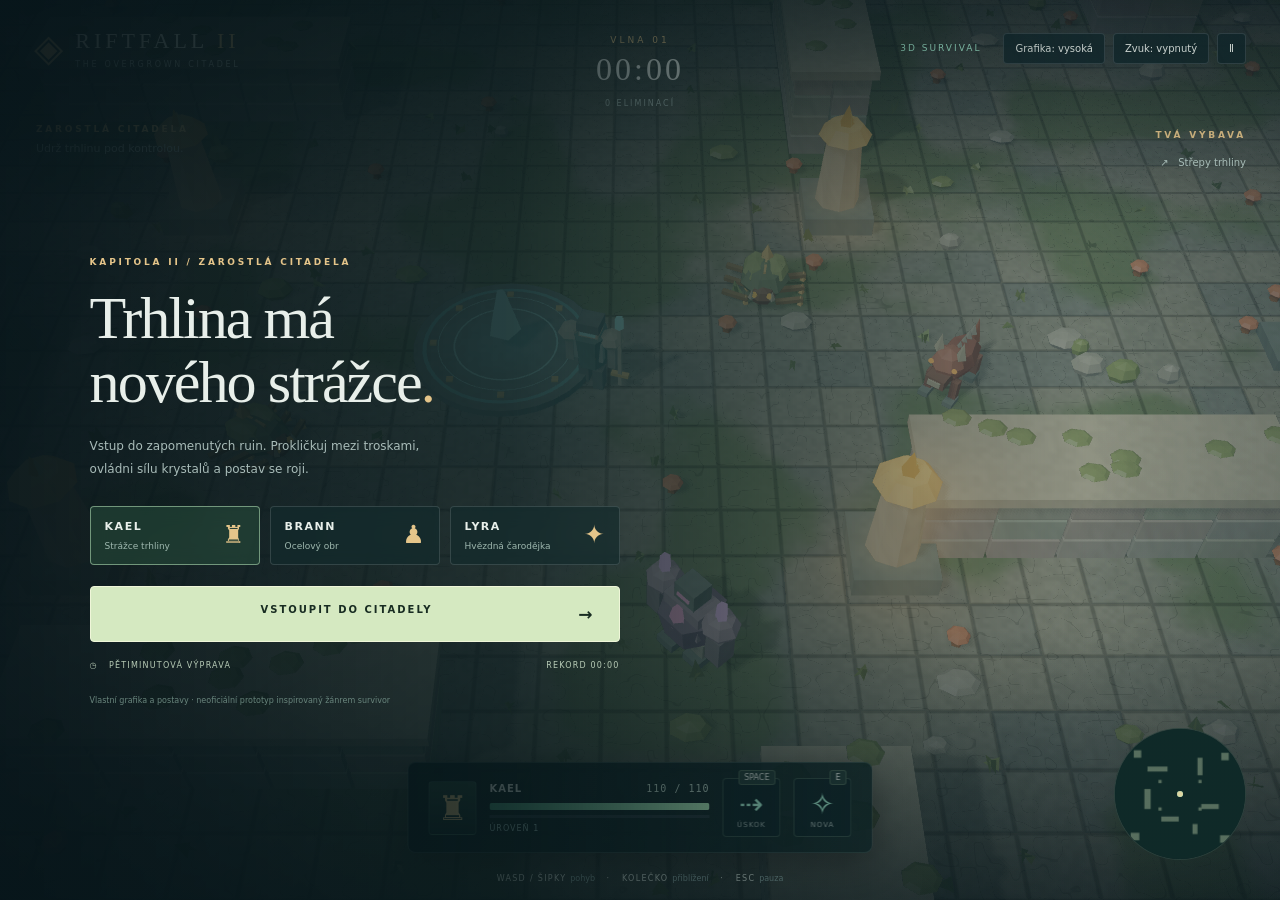
<file: riftfall-v2/riftfall-3d.html>
<!doctype html><html lang="cs"><head><meta charset="utf-8"><meta name="viewport" content="width=device-width,initial-scale=1,viewport-fit=cover"><meta name="description" content="RIFTFALL II – samostatná 3D survival aréna v zarostlé citadele."><title>RIFTFALL II — The Overgrown Citadel</title><style>
:root{color-scheme:dark;--mint:#a5efd2;--gold:#e5c58a;--muted:#9fafb5;--line:#ffffff22}*{box-sizing:border-box}html,body{margin:0;height:100%;overflow:hidden;background:#0c1b22;color:#e8efea;font:13px system-ui,Arial,sans-serif}button,a{-webkit-tap-highlight-color:transparent}button{color:inherit;font:inherit;cursor:pointer;border:1px solid var(--line);border-radius:4px;background:#10272cbb;padding:10px 14px;backdrop-filter:blur(10px)}button:hover{border-color:var(--mint);background:#264d46}button:focus-visible,a:focus-visible{outline:2px solid var(--gold);outline-offset:4px}button:disabled{opacity:.65;cursor:default}#scene{display:block;width:100%;height:100%;touch-action:none}.vignette{position:fixed;inset:0;pointer-events:none;background:linear-gradient(#05121899,transparent 25%,transparent 70%,#041218a0),radial-gradient(ellipse,transparent 50%,#04111870)}header{position:absolute;top:0;left:0;right:0;padding:26px 34px;display:flex;justify-content:space-between;align-items:center;gap:20px}.brand{display:flex;gap:12px;align-items:center;color:var(--gold);text-decoration:none;font-size:38px}.brand>span{color:#edf1e7;font-family:Georgia,serif;letter-spacing:4px;font-size:22px}.brand b{color:var(--gold);font-weight:400}.brand small{display:block;font:8px system-ui;letter-spacing:2.7px;color:#c0d0cc;margin-top:6px}.top-right{display:flex;gap:8px;align-items:center}.top-right button{font-size:10px;padding:9px 11px}.tag{font-size:9px;letter-spacing:2px;color:var(--mint);margin-right:14px}.objective{position:absolute;top:120px;left:36px;font-size:11px;line-height:2;color:#c3d3cf}.eyebrow{font-size:9px;letter-spacing:2.8px;color:var(--gold);font-weight:600}.topstats{position:absolute;top:35px;left:50%;transform:translateX(-50%);text-align:center;pointer-events:none}.topstats>div{font-size:9px;color:var(--gold);letter-spacing:3px}.topstats strong{display:block;font:32px Georgia,serif;letter-spacing:3px;margin:6px}.topstats small{font-size:8px;letter-spacing:2px;color:#b8cdc7}#bossHud{position:absolute;top:118px;left:32%;width:36%;text-align:center}#bossHud small{font-size:9px;letter-spacing:3px;color:#ffc0bd}#bossHud>div{height:5px;background:#2b1425;margin-top:10px}#bossHealth{height:100%;display:block;background:#ed929d}#build{position:absolute;right:34px;top:130px;text-align:right;pointer-events:none}#buildList{margin-top:12px;line-height:2.2;font-size:10px;color:#bfd4ce}.hud{position:absolute;bottom:47px;left:50%;transform:translateX(-50%);display:flex;align-items:center;gap:13px;padding:15px 20px;border:1px solid #b4d2c52c;background:linear-gradient(110deg,#0b1c21ef,#122a2bdd);border-radius:8px;box-shadow:0 8px 35px #0006}.hero-icon{width:48px;height:54px;display:flex;align-items:center;justify-content:center;font-size:34px;color:var(--gold);background:linear-gradient(#29483d,#122829);border:1px solid #5a82734d;border-radius:4px}.vitals{width:220px}.vital-title{display:flex;justify-content:space-between;font-size:10px;letter-spacing:1px}.vital-title span{color:#bdd5c9;font:10px monospace}.health{height:7px;background:#48272e;margin-top:9px;border-radius:2px;overflow:hidden}.health i{height:100%;display:block;width:100%;background:linear-gradient(90deg,#499c7d,#b3efbe);transition:width .1s}.experience{height:3px;background:#28383f;margin-top:5px}.experience i{display:block;height:100%;width:0;background:#86b6e9}.vitals>small{display:block;font-size:8px;letter-spacing:1px;color:#a0c4c2;margin-top:6px}.skill{width:58px;height:59px;padding:4px;position:relative;border-color:#7e9c8555;flex-shrink:0}.skill>span{font-size:29px;color:var(--mint)}.skill kbd{position:absolute;top:-9px;right:4px;padding:2px 5px;background:#243e3b;border:1px solid #627e6a88;border-radius:3px;font:8px system-ui}.skill small{display:block;font-size:7px;letter-spacing:1px;color:#a6b9b5}.hint{position:absolute;bottom:17px;width:100%;text-align:center;font-size:8px;letter-spacing:1.3px;color:#d0dcd5;pointer-events:none}.hint span{color:#88a6a4;letter-spacing:0}#minimap{position:absolute;bottom:40px;right:34px;background:#0b1d22ca;border:1px solid #83a98a44;border-radius:50%;width:132px;height:132px}#toast{position:absolute;top:24%;left:50%;transform:translateX(-50%);color:#ffe7af;letter-spacing:2px;font-size:13px;text-shadow:0 2px 10px #000;pointer-events:none;text-align:center}#overlay{position:absolute;inset:0;display:flex;align-items:center;background:linear-gradient(90deg,#07151af2,#08181bc9 40%,#08181b22 85%);padding:90px 7% 25px;overflow-y:auto}.menu{max-width:530px;width:100%}h1{font-family:Georgia,serif;font-weight:400;font-size:clamp(40px,4.7vw,68px);line-height:1.06;letter-spacing:-2px;margin:19px 0 22px}h1 span{color:var(--gold)}.menu>p{color:#a9bcb9;line-height:1.9;font-size:12px;margin-bottom:25px}#heroes{display:flex;gap:10px;margin-bottom:7px}.hero{flex:1;text-align:left;padding:13px 14px;background:#132b2ca8}.hero.selected{border-color:#abd6ad99;background:#274c3b94}.hero .symbol{float:right;color:var(--gold);font-size:25px}.hero b{display:block;font-size:11px;letter-spacing:1.5px}.hero small{display:block;font-size:9px;color:#9fb8af;margin-top:8px}.primary{margin-top:14px;padding:17px 24px;background:#d5e9c1;color:#182c22;border:1px solid #eff6d9;font-size:10px;letter-spacing:2px;font-weight:700;width:100%;backdrop-filter:none}.primary:hover{background:#f2f6d2;color:#182c22}.primary span{float:right;font-size:17px}.menu-bottom{display:flex;justify-content:space-between;gap:10px;font-size:8px;letter-spacing:1.2px;color:#b8ccb7;margin-top:19px}.disclaimer{font-size:8px;color:#69857d;margin-top:24px;line-height:1.8}.modal{margin:auto;max-width:750px;text-align:center;width:100%;background:#0b2026eb;padding:36px;border:1px solid #8faea54d;border-radius:8px}.modal h2{font:36px Georgia,serif;margin:12px 0}.modal p{color:#a5bbb6;line-height:1.8}.cards{display:flex;gap:12px;margin:25px 0 5px}.cards button{flex:1;padding:24px 14px;text-align:left}.cards b{display:block;color:#dbedca;font:18px Georgia,serif;margin:15px 0 9px}.cards small{font-size:11px;line-height:1.8;color:#adbfba}.cards em{color:var(--gold);font-style:normal;font-size:27px}.modal .primary{max-width:320px}#touch{display:none;position:absolute;bottom:160px;left:16px;text-align:center}#touch button{width:43px;height:43px;touch-action:none;padding:8px;font-size:19px;background:#0e292a9c}@media(pointer:coarse){#touch{display:block}.hint{display:none}}@media(max-width:900px){header{padding:19px}.brand>span{font-size:17px;letter-spacing:2px}.brand{font-size:30px;gap:8px}.tag{display:none}.topstats{top:90px}.objective{top:110px;left:20px}#build{display:none}#bossHud{top:166px;left:25%;width:50%}#overlay{padding:150px 6% 30px}#minimap{width:90px;height:90px;right:16px;bottom:150px}.hud{bottom:30px;padding:10px;gap:8px}.vitals{width:170px}.hero-icon{width:38px}.skill{width:48px}.hint{bottom:9px;font-size:7px}.top-right{gap:5px}.top-right button{padding:8px;font-size:9px}#toast{top:30%}}@media(max-width:520px){.brand small{font-size:6px;letter-spacing:1.5px}.top-right #quality{display:none}.objective{font-size:9px}.eyebrow{font-size:8px;letter-spacing:2px}.hero-icon{display:none}.vitals{width:150px}.hud{bottom:23px}.menu>p{font-size:11px}h1{font-size:42px}.hero{padding:10px}.hero small{font-size:8px}.hero .symbol{font-size:20px}.menu-bottom{font-size:6px}.modal{padding:20px 15px}.modal h2{font-size:29px}.cards{flex-direction:column;gap:8px}.cards button{padding:12px 15px}.cards b{font-size:17px;margin:0 0 3px}.cards em{float:right}.cards small{font-size:10px}#overlay{padding-top:155px}.topstats strong{font-size:25px}.disclaimer{margin-top:14px}}

</style></head><body>
<canvas id="scene" aria-label="3D herní aréna, pohyb WASD nebo šipkami"></canvas><div class="vignette"></div>
<header><a class="brand" href="#" id="brand">◈ <span>RIFTFALL <b>II</b><small>THE OVERGROWN CITADEL</small></span></a><div class="top-right"><span class="tag">3D SURVIVAL</span><button id="quality">Grafika: vysoká</button><button id="sound">Zvuk: vypnutý</button><button id="pause" aria-label="Pozastavit hru">Ⅱ</button></div></header>
<section class="objective"><div class="eyebrow">ZAROSTLÁ CITADELA</div><div id="objective">Udrž trhlinu pod kontrolou.</div></section>
<div class="topstats"><div id="wave">VLNA 01</div><strong id="timer">00:00</strong><small id="kills">0 ELIMINACÍ</small></div>
<div id="bossHud" hidden><small>VORAK · STRÁŽCE TRHLINY</small><div><i id="bossHealth"></i></div></div>
<aside id="build"><div class="eyebrow">TVÁ VÝBAVA</div><div id="buildList">↗ &nbsp; Střepy trhliny</div></aside>
<div class="hud"><div class="hero-icon" id="heroIcon">♜</div><div class="vitals"><div class="vital-title"><b id="heroName">KAEL</b><span id="hpText">110 / 110</span></div><div class="health"><i id="hpBar"></i></div><div class="experience"><i id="xpBar"></i></div><small id="xpText">ÚROVEŇ 1</small></div><button class="skill" id="dash"><span>⇢</span><kbd>SPACE</kbd><small>ÚSKOK</small></button><button class="skill" id="nova"><span>✧</span><kbd>E</kbd><small>NOVA</small></button></div>
<div class="hint">WASD / ŠIPKY <span>pohyb</span> &nbsp; · &nbsp; KOLEČKO <span>přiblížení</span> &nbsp; · &nbsp; ESC <span>pauza</span></div>
<div id="toast" role="status" aria-live="polite"></div><canvas id="minimap" width="132" height="132" aria-label="Minimapa s překážkami"></canvas>
<div id="touch"><button data-key="arrowup">↑</button><div><button data-key="arrowleft">←</button><button data-key="arrowdown">↓</button><button data-key="arrowright">→</button></div></div>
<div id="overlay"><div class="menu"><div class="eyebrow">KAPITOLA II / ZAROSTLÁ CITADELA</div><h1>Trhlina má<br>nového strážce<span>.</span></h1><p>Vstup do zapomenutých ruin. Prokličkuj mezi troskami,<br>ovládni sílu krystalů a postav se roji.</p><div id="heroes"></div><button class="primary" id="start">VSTOUPIT DO CITADELY <span>→</span></button><div class="menu-bottom"><span>◷ &nbsp; PĚTIMINUTOVÁ VÝPRAVA</span><span id="record">REKORD 00:00</span></div><div class="disclaimer">Vlastní grafika a postavy · neoficiální prototyp inspirovaný žánrem survivor</div></div></div>
<script>
'use strict';
/* Native WebGL2 renderer; no network, libraries or external assets. */
const RF={};
(()=>{
const canvas=document.getElementById('scene');
const gl=canvas.getContext('webgl2',{antialias:true,alpha:false,powerPreference:'high-performance'});
if(!gl){document.getElementById('overlay').innerHTML='<div class="modal"><h2>3D grafika není dostupná</h2><p>Otevři soubor v aktuálním Chrome nebo Edge se zapnutou hardwarovou akcelerací. Hra vyžaduje WebGL 2.</p></div>';throw Error('WebGL2 unavailable')}
const VS=`#version 300 es
precision highp float;
layout(location=0) in vec3 position;layout(location=1) in vec3 normal;layout(location=2) in vec3 color;layout(location=3) in float material;
uniform mat4 pv;uniform mat4 lightPV;out vec3 P;out vec3 N;out vec3 C;out float M;out vec4 SP;
void main(){P=position;N=normal;C=color;M=material;SP=lightPV*vec4(position,1.);gl_Position=pv*vec4(position,1.);}`;
const FS=`#version 300 es
precision highp float;
in vec3 P;in vec3 N;in vec3 C;in float M;in vec4 SP;uniform vec3 eye;uniform sampler2D shadowMap;uniform bool shadows;out vec4 frag;
float hash(vec2 p){return fract(sin(dot(p,vec2(127.1,311.7)))*43758.5453);}
float noise(vec2 p){vec2 i=floor(p),f=fract(p);f=f*f*(3.-2.*f);return mix(mix(hash(i),hash(i+vec2(1,0)),f.x),mix(hash(i+vec2(0,1)),hash(i+vec2(1)),f.x),f.y);}
void main(){
vec3 n=normalize(N),c=C;float rough=1.;
if(M<-.5){vec2 q=P.xz*.85;vec2 tile=floor(q);vec2 f=fract(q);float edge=min(min(f.x,1.-f.x),min(f.y,1.-f.y));float grain=noise(P.xz*9.);float moss=smoothstep(.53,.8,noise(P.xz*.42)+noise(P.xz*2.)*.14);
c=mix(vec3(.15,.20,.20),vec3(.24,.28,.24),hash(tile));c*=.88+grain*.22;c=mix(c,vec3(.09,.17,.075),moss*.78);c*=mix(.54,1.,smoothstep(.016,.055,edge));float crack=abs(noise(P.xz*4.)-.49);c*=mix(.70,1.,smoothstep(.005,.02,crack));rough=.9;
}else if(M<.1){c*=.92+noise(P.xz*7.+P.y*3.)*.15;}
vec3 l=normalize(vec3(-.6,1.,.45));float diffuse=max(0.,dot(n,l));
float shadow=1.;if(shadows&&M<.9){vec3 s=SP.xyz/SP.w*.5+.5;if(s.x>0.&&s.x<1.&&s.y>0.&&s.y<1.){float blocked=0.;float bias=max(.0012,.003*(1.-diffuse));for(int x=-1;x<=1;x++)for(int y=-1;y<=1;y++){float d=texture(shadowMap,s.xy+vec2(float(x),float(y))/2048.).r;blocked+=s.z-bias>d?1.:0.;}shadow=1.-blocked/9.*.68;}}
vec3 ambient=mix(vec3(.19,.24,.25),vec3(.37,.43,.40),n.y*.5+.5);vec3 lit=c*(ambient+vec3(1.,.90,.70)*diffuse*shadow*.82);
vec3 view=normalize(eye-P),halfway=normalize(l+view);float spec=pow(max(0.,dot(n,halfway)),28.)*.12*shadow;lit+=spec;
float torch=0.;vec2 tp[4]=vec2[4](vec2(-8.,-5.),vec2(8.,-5.),vec2(-8.,6.),vec2(8.,6.));for(int i=0;i<4;i++)torch+=2.4/(1.+dot(P.xz-tp[i],P.xz-tp[i])*1.4);lit+=c*vec3(1.,.45,.13)*torch;
float rift=2.4/(1.+dot(P.xz,P.xz)*.75);lit+=c*vec3(.12,.7,.67)*rift;
if(M>.9)lit=c*1.65;float fog=1.-exp(-distance(eye,P)*.004);lit=mix(lit,vec3(.10,.17,.19),fog);lit=lit/(lit+vec3(.8));lit=pow(lit,vec3(1./2.2));frag=vec4(lit,1.);
}`;
const DVS=`#version 300 es
precision highp float;layout(location=0)in vec3 position;uniform mat4 pv;void main(){gl_Position=pv*vec4(position,1.);}`;
const DFS=`#version 300 es
precision highp float;void main(){}`;
function shader(type,source){const s=gl.createShader(type);gl.shaderSource(s,source);gl.compileShader(s);if(!gl.getShaderParameter(s,gl.COMPILE_STATUS))throw Error(gl.getShaderInfoLog(s));return s}
function program(v,f){const p=gl.createProgram();gl.attachShader(p,shader(gl.VERTEX_SHADER,v));gl.attachShader(p,shader(gl.FRAGMENT_SHADER,f));gl.linkProgram(p);if(!gl.getProgramParameter(p,gl.LINK_STATUS))throw Error(gl.getProgramInfoLog(p));return p}
const main=program(VS,FS),depth=program(DVS,DFS);
const sub=(a,b)=>a.map((v,i)=>v-b[i]),dot=(a,b)=>a.reduce((s,v,i)=>s+v*b[i],0),cross=(a,b)=>[a[1]*b[2]-a[2]*b[1],a[2]*b[0]-a[0]*b[2],a[0]*b[1]-a[1]*b[0]],norm=a=>{const d=Math.hypot(...a)||1;return a.map(v=>v/d)};
function multiply(a,b){const o=new Float32Array(16);for(let c=0;c<4;c++)for(let r=0;r<4;r++)for(let k=0;k<4;k++)o[c*4+r]+=a[k*4+r]*b[c*4+k];return o}
function lookAt(eye,at){const z=norm(sub(eye,at)),x=norm(cross([0,1,0],z)),y=cross(z,x);return new Float32Array([x[0],y[0],z[0],0,x[1],y[1],z[1],0,x[2],y[2],z[2],0,-dot(x,eye),-dot(y,eye),-dot(z,eye),1])}
function perspective(fov,aspect,near,far){const f=1/Math.tan(fov/2);return new Float32Array([f/aspect,0,0,0,0,f,0,0,0,0,(far+near)/(near-far),-1,0,0,2*far*near/(near-far),0])}
function ortho(l,r,b,t,n,f){return new Float32Array([2/(r-l),0,0,0,0,2/(t-b),0,0,0,0,-2/(f-n),0,-(r+l)/(r-l),-(t+b)/(t-b),-(f+n)/(f-n),1])}
class Builder{
 constructor(){this.v=[]}
 tri(a,b,c,color,mat=0){const n=norm(cross(sub(b,a),sub(c,a)));for(const p of [a,b,c])this.v.push(...p,...n,...color,mat)}
 quad(a,b,c,d,color,mat=0){this.tri(a,b,c,color,mat);this.tri(a,c,d,color,mat)}
 box(x,y,z,sx,sy,sz,color,mat=0){const a=x-sx/2,b=x+sx/2,c=y-sy/2,d=y+sy/2,e=z-sz/2,f=z+sz/2;this.quad([a,c,f],[b,c,f],[b,d,f],[a,d,f],color,mat);this.quad([b,c,e],[a,c,e],[a,d,e],[b,d,e],color,mat);this.quad([b,c,f],[b,c,e],[b,d,e],[b,d,f],color,mat);this.quad([a,c,e],[a,c,f],[a,d,f],[a,d,e],color,mat);this.quad([a,d,f],[b,d,f],[b,d,e],[a,d,e],color,mat);this.quad([a,c,e],[b,c,e],[b,c,f],[a,c,f],color,mat)}
 cone(x,y,z,r,h,color,sides=7,top=0,mat=0){for(let i=0;i<sides;i++){const a=i*Math.PI*2/sides,b=(i+1)*Math.PI*2/sides;const p=[x+Math.cos(a)*r,y,z+Math.sin(a)*r],q=[x+Math.cos(b)*r,y,z+Math.sin(b)*r],u=[x+Math.cos(a)*top,y+h,z+Math.sin(a)*top],v=[x+Math.cos(b)*top,y+h,z+Math.sin(b)*top];this.quad(q,p,u,v,color,mat);this.tri([x,y+h,z],v,u,color,mat);this.tri([x,y,z],p,q,color,mat)}}
 sphere(x,y,z,sx,sy,sz,color,mat=0){const n=7,m=4;for(let j=0;j<m;j++)for(let i=0;i<n;i++){const point=(u,v)=>{const a=u*Math.PI*2/n,b=v*Math.PI/m;return[x+Math.cos(a)*Math.sin(b)*sx,y+Math.cos(b)*sy,z+Math.sin(a)*Math.sin(b)*sz]};this.quad(point(i,j),point(i+1,j),point(i+1,j+1),point(i,j+1),color,mat)}}
 ring(x,y,z,r,width,color,mat=1,sides=40){for(let i=0;i<sides;i++){const a=i*Math.PI*2/sides,b=(i+1)*Math.PI*2/sides;this.quad([x+Math.cos(a)*r,y,z+Math.sin(a)*r],[x+Math.cos(b)*r,y,z+Math.sin(b)*r],[x+Math.cos(b)*(r+width),y,z+Math.sin(b)*(r+width)],[x+Math.cos(a)*(r+width),y,z+Math.sin(a)*(r+width)],color,mat)}}
 add(model,x,y,z,angle=0,scale=1){const c=Math.cos(angle),s=Math.sin(angle),v=model.v;for(let i=0;i<v.length;i+=10){this.v.push(x+(v[i]*c+v[i+2]*s)*scale,y+v[i+1]*scale,z+(-v[i]*s+v[i+2]*c)*scale,v[i+3]*c+v[i+5]*s,v[i+4],-v[i+3]*s+v[i+5]*c,v[i+6],v[i+7],v[i+8],v[i+9])}}
}
function buffer(){const vao=gl.createVertexArray(),vbo=gl.createBuffer();gl.bindVertexArray(vao);gl.bindBuffer(gl.ARRAY_BUFFER,vbo);for(let i=0;i<4;i++){gl.enableVertexAttribArray(i);gl.vertexAttribPointer(i,i===3?1:3,gl.FLOAT,false,40,i*12)}return{vao,vbo,count:0}}
const stat=buffer(),dyn=buffer();
function upload(target,b,usage){gl.bindBuffer(gl.ARRAY_BUFFER,target.vbo);gl.bufferData(gl.ARRAY_BUFFER,new Float32Array(b.v),usage);target.count=b.v.length/10}
const shadow=gl.createTexture();gl.bindTexture(gl.TEXTURE_2D,shadow);gl.texImage2D(gl.TEXTURE_2D,0,gl.DEPTH_COMPONENT24,2048,2048,0,gl.DEPTH_COMPONENT,gl.UNSIGNED_INT,null);gl.texParameteri(gl.TEXTURE_2D,gl.TEXTURE_MIN_FILTER,gl.NEAREST);gl.texParameteri(gl.TEXTURE_2D,gl.TEXTURE_MAG_FILTER,gl.NEAREST);gl.texParameteri(gl.TEXTURE_2D,gl.TEXTURE_WRAP_S,gl.CLAMP_TO_EDGE);gl.texParameteri(gl.TEXTURE_2D,gl.TEXTURE_WRAP_T,gl.CLAMP_TO_EDGE);const fbo=gl.createFramebuffer();gl.bindFramebuffer(gl.FRAMEBUFFER,fbo);gl.framebufferTexture2D(gl.FRAMEBUFFER,gl.DEPTH_ATTACHMENT,gl.TEXTURE_2D,shadow,0);gl.drawBuffers([gl.NONE]);gl.readBuffer(gl.NONE);const shadowOK=gl.checkFramebufferStatus(gl.FRAMEBUFFER)===gl.FRAMEBUFFER_COMPLETE;gl.bindFramebuffer(gl.FRAMEBUFFER,null);
const lightPV=multiply(ortho(-42,42,-42,42,1,130),lookAt([-35,60,30],[0,0,0]));
const loc={pv:gl.getUniformLocation(main,'pv'),lightPV:gl.getUniformLocation(main,'lightPV'),eye:gl.getUniformLocation(main,'eye'),shadows:gl.getUniformLocation(main,'shadows'),shadowMap:gl.getUniformLocation(main,'shadowMap'),depthPV:gl.getUniformLocation(depth,'pv')};
let quality=true;
function render(b,eye,target){const ratio=Math.min(devicePixelRatio||1,quality?1.7:1);const w=Math.round(canvas.clientWidth*ratio),h=Math.round(canvas.clientHeight*ratio);if(canvas.width!==w||canvas.height!==h){canvas.width=w;canvas.height=h}upload(dyn,b,gl.DYNAMIC_DRAW);gl.enable(gl.DEPTH_TEST);gl.disable(gl.CULL_FACE);
function draw(){for(const v of[stat,dyn]){gl.bindVertexArray(v.vao);gl.drawArrays(gl.TRIANGLES,0,v.count)}}
if(quality&&shadowOK){gl.bindFramebuffer(gl.FRAMEBUFFER,fbo);gl.viewport(0,0,2048,2048);gl.clear(gl.DEPTH_BUFFER_BIT);gl.useProgram(depth);gl.uniformMatrix4fv(loc.depthPV,false,lightPV);gl.enable(gl.POLYGON_OFFSET_FILL);gl.polygonOffset(1,1);draw();gl.disable(gl.POLYGON_OFFSET_FILL)}
gl.bindFramebuffer(gl.FRAMEBUFFER,null);gl.viewport(0,0,w,h);gl.clearColor(.08,.15,.18,1);gl.clear(gl.COLOR_BUFFER_BIT|gl.DEPTH_BUFFER_BIT);gl.useProgram(main);const pv=multiply(perspective(.66,w/h,.2,150),lookAt(eye,target));gl.uniformMatrix4fv(loc.pv,false,pv);gl.uniformMatrix4fv(loc.lightPV,false,lightPV);gl.uniform3fv(loc.eye,eye);gl.uniform1i(loc.shadows,quality&&shadowOK);gl.activeTexture(gl.TEXTURE0);gl.bindTexture(gl.TEXTURE_2D,shadow);gl.uniform1i(loc.shadowMap,0);draw();
}
Object.assign(RF,{Builder,render,setStatic:b=>upload(stat,b,gl.STATIC_DRAW),setQuality:q=>quality=q,math:{multiply,lookAt,perspective},shaders:{VS,FS,DVS,DFS}});
})();

</script><script>
'use strict';
(()=>{
const $=s=>document.querySelector(s),B=RF.Builder,TWO=Math.PI*2;
const C={stone:[.32,.37,.34],lightStone:[.45,.48,.39],dark:[.15,.22,.22],moss:[.21,.31,.13],grass:[.22,.34,.16],wood:[.24,.13,.07],gold:[.74,.52,.22],mint:[.24,.96,.76],ice:[.31,.73,1],pink:[.92,.27,.55]};
let seed=83;function rng(){seed=(Math.imul(seed,1664525)+1013904223)>>>0;return seed/4294967296}const range=(a,b)=>a+rng()*(b-a),clamp=(x,a,b)=>Math.max(a,Math.min(b,x)),distance=(a,b)=>Math.hypot(a.x-b.x,a.z-b.z);
const obstacles=[{x:-9,z:-10,w:8,d:2,h:1.8},{x:8,z:-11,w:2,d:7,h:2.4},{x:-13,z:2,w:2.5,d:8,h:2},{x:12,z:5,w:7,d:2,h:1.4},{x:-4,z:10,w:7,d:2,h:1.7},{x:6,z:14,w:2,d:4,h:2.8},{x:-17,z:-16,w:3,d:3,h:3.8},{x:18,z:-15,w:3,d:3,h:3.4},{x:-18,z:17,w:3.5,d:3,h:2.5},{x:18,z:18,w:4,d:3,h:3.2}];
for(const [x,z] of[[-8,-5],[8,-5],[-8,6],[8,6]])obstacles.push({x,z,w:1.3,d:1.3,h:2.7,torch:true});
function blocked(x,z,r=.4){return Math.abs(x)>24.5-r||Math.abs(z)>24.5-r||obstacles.some(o=>Math.abs(x-o.x)<o.w/2+r&&Math.abs(z-o.z)<o.d/2+r)}
function move(e,dx,dz){const n=Math.max(1,Math.ceil(Math.max(Math.abs(dx),Math.abs(dz))/.18));for(let i=0;i<n;i++){if(!blocked(e.x+dx/n,e.z,e.r))e.x+=dx/n;if(!blocked(e.x,e.z+dz/n,e.r))e.z+=dz/n}}
function segmentWall(ax,az,bx,bz){const len=Math.hypot(bx-ax,bz-az),steps=Math.max(1,Math.ceil(len/.2));for(let i=1;i<=steps;i++)if(blocked(ax+(bx-ax)*i/steps,az+(bz-az)*i/steps,.07))return true;return false}
const N=50,walk=new Uint8Array(N*N),flow=new Int16Array(N*N),queue=new Int16Array(N*N);for(let z=0;z<N;z++)for(let x=0;x<N;x++)walk[z*N+x]=blocked(x-24.5,z-24.5,.65)?0:1;
function cell(x,z){return clamp(Math.floor(z+25),0,49)*N+clamp(Math.floor(x+25),0,49)}
function flowField(p){flow.fill(-1);let start=cell(p.x,p.z);if(!walk[start]){let best=Infinity;for(let i=0;i<walk.length;i++)if(walk[i]){const d=Math.hypot(i%N-24.5-p.x,Math.floor(i/N)-24.5-p.z);if(d<best){best=d;start=i}}}let head=0,tail=1;queue[0]=start;flow[start]=0;while(head<tail){const i=queue[head++],x=i%N,z=Math.floor(i/N);for(const [a,b]of[[x-1,z],[x+1,z],[x,z-1],[x,z+1]]){if(a<0||a>=N||b<0||b>=N)continue;const j=b*N+a;if(walk[j]&&flow[j]<0){flow[j]=flow[i]+1;queue[tail++]=j}}}}
function steer(e,p){if(distance(e,p)<3&&!segmentWall(e.x,e.z,p.x,p.z))return[p.x-e.x,p.z-e.z];const i=cell(e.x,e.z),x=i%N,z=Math.floor(i/N);let best=flow[i],target=i;for(const[a,b]of[[x-1,z],[x+1,z],[x,z-1],[x,z+1]]){if(a<0||a>=N||b<0||b>=N)continue;const j=b*N+a;if(flow[j]>=0&&(best<0||flow[j]<best)){best=flow[j];target=j}}return[target%N-24.5-e.x,Math.floor(target/N)-24.5-e.z]}
const world=new B();world.box(0,-.34,0,52,.5,52,C.dark);world.quad([-25,0,-25],[-25,0,25],[25,0,25],[25,0,-25],C.stone,-1);
for(let side=-1;side<=1;side+=2){for(let i=-24;i<=24;i+=3){world.box(side*25,.5,i,.6,1,2.9,C.stone);world.box(i,.5,side*25,2.9,1,.6,C.stone);if(i%6===0){world.box(side*25,1.1,i,1.2,2.2,1.2,C.dark);world.box(i,1.1,side*25,1.2,2.2,1.2,C.dark)}}}
function crystal(b,x,y,z,r,h,col){b.cone(x,y,z,r,h,col,5,.1,1);b.cone(x,y,z,r,-h*.3,col,5,0,1)}
for(const o of obstacles){if(o.torch){world.box(o.x,.25,o.z,1.7,.5,1.7,C.dark);world.cone(o.x,.5,o.z,.55,1.9,C.stone,8,.42);world.cone(o.x,2.4,o.z,.65,.3,C.gold,8,.4);continue}const rows=Math.ceil(o.h/.6),cols=Math.ceil(o.w/1.5);for(let j=0;j<rows;j++)for(let i=0;i<cols;i++){const h=.53,w=o.w/cols-.07,x=o.x-o.w/2+(i+.5)*o.w/cols;world.box(x,(j+.5)*.6,o.z,w,h,o.d-.08,[.27+range(0,.09),.32+range(0,.07),.29+range(0,.07)])}world.box(o.x,rows*.6+.08,o.z,o.w+.25,.24,o.d+.2,C.lightStone);for(let i=0;i<9;i++){const x=o.x+range(-o.w/2,o.w/2),z=o.z+range(-o.d/2,o.d/2);world.sphere(x,rows*.6+.25,z,.3,.08,.25,C.moss)}}
for(let i=0;i<95;i++){const x=range(-24,24),z=range(-24,24);if(Math.hypot(x,z)<3||blocked(x,z,.7))continue;const r=range(.18,.45);world.sphere(x,.15,z,r,range(.1,.32),r*.75,rng()>.5?C.stone:C.moss)}
for(let i=0;i<320;i++){const x=range(-24,24),z=range(-24,24);if(Math.hypot(x,z)<3||blocked(x,z,.2))continue;if(rng()<.8){const h=range(.13,.45);for(let j=0;j<3;j++){const a=range(0,TWO),r=.15;world.tri([x-r*Math.cos(a),.02,z-r*Math.sin(a)],[x+r*Math.cos(a),.02,z+r*Math.sin(a)],[x+range(-.15,.15),h,z+range(-.15,.15)],rng()>.5?C.grass:C.moss)}}else{world.cone(x,.03,z,.12,.24,C.wood,5,.04);world.sphere(x,.27,z,.23,.12,.23,[.55,.22,.13])}}
for(const[x,z]of[[-18,-5],[18,0],[-10,17],[15,-19]]){world.box(x,.15,z,1.3,.3,1.3,C.dark);crystal(world,x,.35,z,.4,1.4,C.mint);crystal(world,x+.4,.25,z+.3,.22,.8,C.ice)}
world.cone(0,.02,0,2.1,.18,C.dark,32,2.1);world.ring(0,.22,0,1.8,.09,[.12,.46,.40]);world.ring(0,.23,0,1.15,.04,C.mint);for(let i=0;i<8;i++){const a=i*TWO/8;world.box(Math.cos(a)*1.65,.25,Math.sin(a)*1.65,.15,.05,.15,C.gold)}
RF.setStatic(world);
const models={};
function makeModel(fn){const b=new B();fn(b);return b}
models.kael=makeModel(b=>{b.cone(0,.65,0,.34,.85,[.13,.26,.25],6,.42);b.box(0,1.13,0,.66,.55,.45,[.33,.46,.43]);b.box(0,1.12,.25,.38,.32,.08,C.gold);b.sphere(-.46,1.4,0,.29,.2,.3,C.lightStone);b.sphere(.46,1.4,0,.29,.2,.3,C.lightStone);b.box(0,1.57,0,.43,.43,.4,[.69,.58,.42]);b.box(0,1.77,0,.5,.23,.47,C.dark);b.box(0,1.61,.23,.35,.07,.035,C.mint,1);b.box(-.48,.95,0,.18,.65,.2,C.stone);b.box(.48,.95,0,.18,.65,.2,C.stone);b.box(.67,1,.08,.08,1.65,.08,C.lightStone);b.box(.67,.48,.08,.4,.08,.12,C.gold);crystal(b,.67,1.86,.08,.1,.27,C.mint);b.tri([-.4,1.45,-.19],[.4,1.45,-.19],[.47,.45,-.45],[.08,.25,.21]);b.tri([-.4,1.45,-.19],[.47,.45,-.45],[-.47,.45,-.45],[.08,.25,.21])});
models.brann=makeModel(b=>{b.cone(0,.45,0,.5,.9,C.dark,7,.65);b.box(0,1.1,0,1.05,.75,.65,[.39,.31,.2]);b.box(0,1.1,.35,.6,.4,.1,C.gold);for(const s of[-1,1]){b.sphere(s*.68,1.47,0,.4,.33,.42,C.stone);b.cone(s*.68,1.6,0,.18,.4,C.lightStone,4);b.box(s*.67,.9,0,.26,.7,.3,C.dark)}b.sphere(0,1.77,0,.3,.3,.28,[.66,.48,.32]);b.box(0,1.85,0,.63,.2,.58,C.stone);b.box(0,1.72,.28,.38,.07,.04,[1,.58,.17],1);b.box(.95,.9,.1,.12,1.3,.12,C.wood);b.box(.95,1.55,.1,.75,.42,.5,C.lightStone);b.box(.95,1.55,.36,.22,.23,.04,C.gold)});
models.lyra=makeModel(b=>{b.cone(0,.18,0,.58,1.05,[.17,.12,.29],7,.3);b.box(0,1.2,0,.5,.45,.35,[.35,.25,.45]);b.box(0,1.1,.2,.4,.13,.08,C.gold);b.sphere(0,1.6,0,.23,.27,.22,[.71,.54,.45]);b.cone(0,1.73,0,.34,.45,[.24,.16,.38],6,.06);for(const s of[-1,1])b.cone(s*.38,.7,0,.2,.65,[.33,.22,.45],5,.15);b.box(.55,1,.1,.065,1.8,.065,C.gold);crystal(b,.55,1.95,.1,.21,.5,[.62,.35,1]);b.box(0,1.6,.23,.22,.05,.035,[.83,.53,1],1)});
models.scarab=makeModel(b=>{b.sphere(0,.48,0,.6,.4,.73,[.16,.24,.16]);b.sphere(-.24,.65,-.1,.31,.25,.52,[.29,.4,.18]);b.sphere(.24,.65,-.1,.31,.25,.52,[.34,.45,.2]);b.box(0,.84,-.12,.055,.06,.87,C.gold);b.sphere(0,.4,.58,.32,.23,.25,[.19,.13,.1]);for(const s of[-1,1]){b.sphere(s*.18,.52,.75,.08,.07,.08,[1,.44,.08],1);b.cone(s*.24,.44,.77,.085,.26,C.lightStone,4)}b.cone(0,.85,-.3,.16,.35,C.gold,5)});
models.hound=makeModel(b=>{b.sphere(0,.65,-.08,.42,.4,.8,[.26,.12,.1]);b.sphere(0,.96,.47,.38,.37,.4,[.41,.19,.15]);b.box(0,.74,.78,.45,.24,.5,[.2,.12,.1]);b.box(0,.74,1.04,.29,.13,.06,C.lightStone);for(const s of[-1,1]){b.cone(s*.26,1.2,.47,.13,.45,C.lightStone,4);b.sphere(s*.28,1.03,.74,.07,.06,.05,[1,.35,.08],1)}for(let i=0;i<5;i++)b.cone(0,.93,-.7+i*.22,.1,.27,C.stone,4);b.cone(0,.57,-.92,.13,.65,[.3,.14,.1],5)});
models.golem=makeModel(b=>{b.cone(0,.55,0,.5,.7,[.19,.16,.27],6,.65);b.box(0,1.18,0,.9,.7,.6,[.32,.28,.4]);crystal(b,0,1.12,.37,.18,.4,C.pink);for(const s of[-1,1]){b.sphere(s*.72,1.42,0,.38,.3,.37,[.39,.33,.47]);b.box(s*.78,.9,.05,.35,.7,.4,[.22,.22,.28]);crystal(b,s*.73,1.67,0,.12,.35,[.65,.35,.85])}b.box(0,1.72,0,.5,.45,.45,C.dark);b.box(0,1.73,.25,.3,.07,.03,C.pink,1)});
models.boss=makeModel(b=>{b.cone(0,.5,0,.85,1.4,[.2,.17,.22],8,1);b.box(0,1.8,0,1.4,1.1,.85,[.34,.28,.35]);b.box(0,1.85,.48,.65,.55,.1,C.gold);crystal(b,0,1.85,.62,.23,.55,C.pink);for(const s of[-1,1]){b.sphere(s*1.05,2.2,0,.65,.42,.6,C.stone);b.box(s*1.15,1.4,0,.4,1,.5,C.dark);for(let i=0;i<3;i++)b.cone(s*(.8+i*.27),2.4,0,.12,.6+i*.12,C.gold,5);b.cone(s*.43,2.8,0,.17,1,C.lightStone,5);b.cone(s*.65,3.1,0,.12,.5,C.lightStone,5)}b.sphere(0,2.65,.06,.4,.42,.35,C.dark);b.box(0,2.67,.39,.52,.1,.07,C.pink,1);b.box(1.6,1.4,.1,.14,2.3,.14,C.wood);b.box(1.6,2.45,.1,.95,.6,.7,C.gold)});
const legs={hero:makeModel(b=>b.box(0,.27,0,.23,.55,.28,C.dark)),scarab:makeModel(b=>{b.box(0,.18,0,.65,.1,.12,[.24,.19,.11]);b.cone(.27,.02,0,.08,.3,C.gold,4)}),hound:makeModel(b=>{b.box(0,.3,0,.17,.6,.18,[.22,.12,.1]);b.box(0,.07,.1,.23,.13,.35,C.dark)}),golem:makeModel(b=>{b.box(0,.3,0,.32,.6,.38,C.stone);b.box(0,.1,.1,.4,.2,.5,C.dark)})};
const heroes=[{name:'KAEL',role:'Strážce trhliny',icon:'♜',model:models.kael,hp:110,speed:6.8,damage:28,color:C.mint},{name:'BRANN',role:'Ocelový obr',icon:'♟',model:models.brann,hp:180,speed:5.5,damage:35,color:[1,.66,.21]},{name:'LYRA',role:'Hvězdná čarodějka',icon:'✦',model:models.lyra,hp:85,speed:7.9,damage:23,color:[.66,.38,1]}];
let mode='menu',selected=0,p={x:0,z:0,r:.4},enemies=[],shots=[],gems=[],fx=[],hazards=[],t=0,clock=0,kills=0,level=1,xp=0,need=8,spawnTimer=0,shotTimer=0,navTimer=0,dashCD=0,novaCD=0,damage=28,interval=.58,multi=1,orbit=0,magnet=2.3,regen=0,bossAppeared=false,bossDefeated=false,keys={},upgradesTaken={},camera={x:4,z:4},zoom=24,record=0,quality=true,sound=false,audio,toastUntil=0,frameCount=0;
try{record=+localStorage.getItem('riftfall-3d-best')||0}catch{}
const fmt=n=>`${String(Math.floor(n/60)).padStart(2,'0')}:${String(Math.floor(n%60)).padStart(2,'0')}`;
function beep(freq=400){if(!sound)return;try{audio ||= new AudioContext();if(audio.state==='suspended')audio.resume();const o=audio.createOscillator(),v=audio.createGain();o.frequency.setValueAtTime(freq,audio.currentTime);o.frequency.exponentialRampToValueAtTime(freq*.5,audio.currentTime+.13);v.gain.setValueAtTime(.025,audio.currentTime);v.gain.exponentialRampToValueAtTime(.001,audio.currentTime+.15);o.connect(v).connect(audio.destination);o.start();o.stop(audio.currentTime+.16)}catch{}}
function toast(msg){$('#toast').textContent=msg;toastUntil=clock+3.5}
function modal(title,body,action,label){$('#overlay').style.background='#06151ac9';$('#overlay').innerHTML=`<div class="modal"><div class="eyebrow">RIFTFALL II</div><h2>${title}</h2><p>${body}</p><button class="primary" id="modalAction">${label} →</button></div>`;$('#overlay').style.display='flex';$('#modalAction').onclick=action;$('#modalAction').focus()}
const menuHTML=$('#overlay').innerHTML;
function menu(){mode='menu';keys={};$('#overlay').innerHTML=menuHTML;$('#overlay').style.display='flex';$('#overlay').style.background='';$('#record').textContent='REKORD '+fmt(record);$('#heroes').innerHTML=heroes.map((h,i)=>`<button class="hero ${i===selected?'selected':''}" data-hero="${i}"><span class="symbol">${h.icon}</span><b>${h.name}</b><small>${h.role}</small></button>`).join('');document.querySelectorAll('[data-hero]').forEach(b=>b.onclick=()=>{selected=+b.dataset.hero;menu()});$('#start').onclick=start;$('#heroName').textContent=heroes[selected].name;$('#heroIcon').textContent=heroes[selected].icon}
function start(){const h=heroes[selected];p={x:0,z:2.7,r:.4,hp:h.hp,max:h.hp,speed:h.speed,angle:0,dx:0,dz:-1,inv:0,walk:0};enemies=[];shots=[];gems=[];fx=[];hazards=[];t=kills=xp=spawnTimer=shotTimer=navTimer=dashCD=novaCD=orbit=regen=0;level=1;need=8;damage=h.damage;interval=selected===2?.45:.58;multi=1;magnet=2.3;bossAppeared=bossDefeated=false;upgradesTaken={};keys={};mode='playing';$('#overlay').style.display='none';$('#bossHud').hidden=true;$('#heroName').textContent=h.name;$('#heroIcon').textContent=h.icon;$('#pause').textContent='Ⅱ';$('#buildList').innerHTML='↗ &nbsp; Střepy trhliny';flowField(p);toast('Přežij 5 minut. Střelba je automatická.');hud()}
function pause(){if(mode==='playing'){mode='paused';keys={};modal('Čas se zastavil.','Trhlina počká. Až budeš připravený, vrať se do boje.',pause,'POKRAČOVAT');$('#pause').textContent='▷'}else if(mode==='paused'){mode='playing';$('#overlay').style.display='none';$('#pause').textContent='Ⅱ'}}
$('#pause').onclick=pause;$('#brand').onclick=e=>{e.preventDefault();if(mode==='playing')pause()};$('#quality').onclick=()=>{quality=!quality;RF.setQuality(quality);$('#quality').textContent='Grafika: '+(quality?'vysoká':'úsporná')};$('#sound').onclick=()=>{sound=!sound;$('#sound').textContent='Zvuk: '+(sound?'zapnutý':'vypnutý');beep(550)};
function particles(x,z,color,n=10){for(let i=0;i<n;i++)fx.push({x,y:.7,z,vx:range(-3,3),vy:range(1,5),vz:range(-3,3),life:range(.3,.7),color})}
function dash(){if(mode!=='playing'||dashCD>0)return;move(p,p.dx*4,p.dz*4);p.inv=.65;dashCD=3.2;particles(p.x,p.z,heroes[selected].color,18);beep(650)}
function nova(){if(mode!=='playing'||novaCD>0)return;novaCD=10;hazards.push({x:p.x,z:p.z,r:0,max:6,life:.55,type:'nova'});for(const e of enemies)if(distance(e,p)<6)hit(e,damage*3.8);particles(p.x,p.z,C.mint,28);beep(170)}$('#dash').onclick=dash;$('#nova').onclick=nova;
addEventListener('keydown',e=>{const k=e.key.toLowerCase();if([' ','arrowup','arrowdown','arrowleft','arrowright'].includes(k))e.preventDefault();keys[k]=true;if(e.repeat)return;if(k==='escape')pause();if(k===' ')dash();if(k==='e')nova();if(mode==='upgrade'&&['1','2','3'].includes(k)){const b=document.querySelector(`[data-up="${+k-1}"]`);if(b)b.click()}});addEventListener('keyup',e=>keys[e.key.toLowerCase()]=false);addEventListener('blur',()=>{keys={};if(mode==='playing')pause()});document.addEventListener('visibilitychange',()=>{if(document.hidden&&mode==='playing')pause()});$('#scene').addEventListener('wheel',e=>{e.preventDefault();zoom=clamp(zoom+e.deltaY*.015,17,34)},{passive:false});document.querySelectorAll('[data-key]').forEach(b=>{b.onpointerdown=e=>{e.preventDefault();b.setPointerCapture(e.pointerId);keys[b.dataset.key]=true};b.onpointerup=b.onpointercancel=()=>keys[b.dataset.key]=false});
function spawnEnemy(boss=false){let x,z,valid=false;for(let i=0;i<100;i++){const a=range(0,TWO),r=range(14,21);x=clamp(p.x+Math.sin(a)*r,-23,23);z=clamp(p.z+Math.cos(a)*r,-23,23);if(distance({x,z},p)>9&&!blocked(x,z,1)&&flow[cell(x,z)]>=0){valid=true;break}}if(!valid)return false;const type=boss?3:rng()<.16?2:rng()<.28?1:0;const hp=boss?2500:30+t*.35+(type===2?65:0);enemies.push({x,z,r:boss?.95:type===2?.6:.5,type,hp,max:hp,speed:boss?2.5:type===1?4.3:type===2?1.9:2.5+t*.002,angle:0,walk:range(0,10),cool:3,flash:0});return true}
function hit(e,n){if(e.hp<=0)return;e.hp-=n;e.flash=.1;if(e.hp<=0){kills++;particles(e.x,e.z,e.type===3?C.gold:e.type===2?C.pink:C.moss,12);gems.push({x:e.x,z:e.z,value:e.type===3?45:e.type===2?4:1});if(rng()<.045)gems.push({x:e.x+.4,z:e.z,value:0,heal:true});if(e.type===3){bossDefeated=true;toast('Vorak padl. Udrž citadelu do 05:00.');beep(880)}}}
function takeDamage(n){if(p.inv>0||mode!=='playing')return;p.hp=Math.max(0,p.hp-n);p.inv=.65;particles(p.x,p.z,[1,.4,.3],8);beep(90);if(p.hp<=0)finish(false)}
const upgrades=[{name:'Ostré střepy',icon:'↗',desc:'+30 % poškození všech zbraní.',apply:()=>damage=Math.round(damage*1.3)},{name:'Rychlá palba',icon:'ϟ',desc:'O 18 % kratší prodleva mezi útoky.',apply:()=>interval=Math.max(.12,interval*.82)},{name:'Rozštěpení',icon:'⋔',desc:'+1 projektil. Maximálně 6 současně.',available:()=>multi<6,apply:()=>multi++},{name:'Oběžná čepel',icon:'◎',desc:'Rotující čepel zraňuje okolní nepřátele. Max. 4.',available:()=>orbit<4,apply:()=>orbit++},{name:'Druhý dech',icon:'♡',desc:'+35 maximálního zdraví a okamžité léčení 65 HP.',apply:()=>{p.max+=35;p.hp=Math.min(p.max,p.hp+65)}},{name:'Lehký krok',icon:'⇢',desc:'+12 % rychlosti pohybu.',apply:()=>p.speed*=1.12},{name:'Sběrač',icon:'◇',desc:'+1.5 m dosahu sběru krystalů.',apply:()=>magnet+=1.5},{name:'Živoucí kámen',icon:'✚',desc:'Obnovuje 1 HP každou sekundu.',apply:()=>regen++}];
function levelUp(){xp-=need;need=Math.floor(need*1.28)+4;level++;mode='upgrade';keys={};const pool=upgrades.filter(u=>!u.available||u.available()),opts=[];for(let i=0;i<3;i++)opts.push(pool.splice(Math.floor(rng()*pool.length),1)[0]);$('#overlay').style.background='#06151ac9';$('#overlay').innerHTML=`<div class="modal"><div class="eyebrow">ÚROVEŇ ${level} / SÍLA TRHLINY</div><h2>Zvol svou cestu.</h2><p>Vyber jedno vylepšení. Během výběru hra stojí.</p><div class="cards">${opts.map((u,i)=>`<button data-up="${i}"><em>${u.icon}</em><b>${u.name}</b><small>${u.desc}</small><small style="display:block;margin-top:15px">[${i+1}] VYBRAT</small></button>`).join('')}</div></div>`;$('#overlay').style.display='flex';document.querySelectorAll('[data-up]').forEach(b=>b.onclick=()=>{const u=opts[+b.dataset.up];u.apply();upgradesTaken[u.name]=(upgradesTaken[u.name]||0)+1;$('#buildList').innerHTML='↗ &nbsp; Střepy trhliny<br>'+Object.entries(upgradesTaken).map(([n,v])=>`${n} <span style="color:#e5c58a">${v>1?'×'+v:''}</span>`).join('<br>');mode='playing';$('#overlay').style.display='none';hud();if(xp>=need)levelUp()});document.querySelector('[data-up]').focus();beep(800)}
function finish(win){mode='ended';keys={};if(t>record){record=Math.floor(t);try{localStorage.setItem('riftfall-3d-best',record)}catch{}}modal(win?'Citadela je zachráněna.':'Trhlina si vybírá svou daň.',`${win?'Vorak padl a roj ustupuje.':'Nový pokus. Jiná cesta. Silnější strážce.'}<br>Čas ${fmt(t)} · ${kills} eliminací · úroveň ${level}`,menu,'VYBRAT HRDINU');hud()}
function hud(){if(!p.hp&&mode==='menu')return;$('#timer').textContent=fmt(t);$('#wave').textContent='VLNA '+String(Math.min(10,1+Math.floor(t/30))).padStart(2,'0');$('#kills').textContent=kills+' ELIMINACÍ';$('#hpText').textContent=Math.ceil(p.hp||0)+' / '+(p.max||110);$('#hpBar').style.width=clamp((p.hp||0)/(p.max||110)*100,0,100)+'%';$('#xpBar').style.width=Math.min(100,xp/need*100)+'%';$('#xpText').textContent=`ÚROVEŇ ${level} · ${xp} / ${need} XP`;$('#dash span').textContent=dashCD>0?Math.ceil(dashCD):'⇢';$('#nova span').textContent=novaCD>0?Math.ceil(novaCD):'✧';$('#dash').disabled=mode!=='playing'||dashCD>0;$('#nova').disabled=mode!=='playing'||novaCD>0;const boss=enemies.find(e=>e.type===3&&e.hp>0);$('#bossHud').hidden=!boss;if(boss)$('#bossHealth').style.width=Math.max(0,boss.hp/boss.max*100)+'%';$('#objective').textContent=boss?'Poraz Voraka. Vyhni se červenému kruhu.':bossDefeated?'Udrž citadelu do 05:00.':'Sbírej modré krystaly a přežij 5 minut.'}
function update(dt){t+=dt;p.inv=Math.max(0,p.inv-dt);p.hp=Math.min(p.max,p.hp+regen*dt);dashCD=Math.max(0,dashCD-dt);novaCD=Math.max(0,novaCD-dt);navTimer-=dt;if(navTimer<=0){flowField(p);navTimer=.3}let dx=Number(!!(keys.d||keys.arrowright))-Number(!!(keys.a||keys.arrowleft)),dz=Number(!!(keys.s||keys.arrowdown))-Number(!!(keys.w||keys.arrowup));const len=Math.hypot(dx,dz);if(len){dx/=len;dz/=len;p.dx=dx;p.dz=dz;move(p,dx*p.speed*dt,dz*p.speed*dt);p.angle=Math.atan2(dx,dz);p.walk+=dt*12}else p.walk+=dt*1.4;
spawnTimer-=dt;if(spawnTimer<=0){const cap=quality?105:65;for(let i=0;i<1+Math.floor(t/65);i++)if(enemies.length<cap)spawnEnemy();spawnTimer=Math.max(.28,1-t*.002)}if(t>=270&&!bossAppeared){bossAppeared=spawnEnemy(true);if(bossAppeared){toast('VORAK VSTOUPIL DO CITADELY');beep(140)}}
shotTimer-=dt;if(shotTimer<=0){const near=enemies.filter(e=>e.hp>0&&distance(e,p)<19).sort((a,b)=>distance(a,p)-distance(b,p));const targets=near.filter(e=>!segmentWall(p.x,p.z,e.x,e.z));if(targets.length){shotTimer=interval;for(let i=0;i<multi;i++){const e=targets[i%targets.length],a=Math.atan2(e.x-p.x,e.z-p.z)+(i>=targets.length?(i%3-1)*.08:0);shots.push({x:p.x,z:p.z,vx:Math.sin(a)*23,vz:Math.cos(a)*23,life:1.1,color:heroes[selected].color})}beep(430)}}
for(let i=0;i<enemies.length;i++){const e=enemies[i];if(e.hp<=0)continue;let [a,b]=steer(e,p);const d=Math.hypot(a,b)||1;a/=d;b/=d;for(let j=Math.max(0,i-7);j<i;j++){const o=enemies[j],dd=distance(e,o);if(dd<e.r+o.r&&dd>.01){a+=(e.x-o.x)/dd*.7;b+=(e.z-o.z)/dd*.7}}const length=Math.hypot(a,b)||1;move(e,a/length*e.speed*dt,b/length*e.speed*dt);e.angle=Math.atan2(a,b);e.walk+=dt*e.speed*4;e.flash=Math.max(0,e.flash-dt);if(distance(e,p)<e.r+p.r+.1)takeDamage(e.type===3?32:e.type===2?18:11);e.cool-=dt;if(e.type===3&&e.cool<0){e.cool=5;hazards.push({x:p.x,z:p.z,r:3.8,life:1.15,type:'slam',done:false});toast('POZOR · DRTIVÝ ÚDER')}for(let k=0;k<orbit;k++){const angle=t*2.8+k*TWO/orbit;if(Math.hypot(e.x-p.x-Math.sin(angle)*2.3,e.z-p.z-Math.cos(angle)*2.3)<e.r+.35)hit(e,damage*2*dt)}}
for(const s of shots){const nx=s.x+s.vx*dt,nz=s.z+s.vz*dt;s.life-=dt;if(segmentWall(s.x,s.z,nx,nz))s.life=0;else{for(const e of enemies){if(e.hp<=0)continue;const vx=nx-s.x,vz=nz-s.z,dd=vx*vx+vz*vz,u=dd?clamp(((e.x-s.x)*vx+(e.z-s.z)*vz)/dd,0,1):0;if(Math.hypot(e.x-(s.x+vx*u),e.z-(s.z+vz*u))<e.r+.16){hit(e,damage);s.life=0;break}}}s.x=nx;s.z=nz}shots=shots.filter(s=>s.life>0);enemies=enemies.filter(e=>e.hp>0);
for(const gem of gems){const d=distance(gem,p);if(d<magnet){const nx=gem.x+(p.x-gem.x)*Math.min(1,dt*8),nz=gem.z+(p.z-gem.z)*Math.min(1,dt*8);if(!segmentWall(gem.x,gem.z,nx,nz)){gem.x=nx;gem.z=nz}}if(d<.65){if(gem.heal)p.hp=Math.min(p.max,p.hp+28);else xp+=gem.value;gem.used=true}}gems=gems.filter(x=>!x.used);if(gems.length>450){const old=gems.shift();if(!old.heal)gems[0].value+=old.value}
for(const f of fx){f.x+=f.vx*dt;f.y+=f.vy*dt;f.z+=f.vz*dt;f.vy-=9*dt;f.life-=dt}fx=fx.filter(f=>f.life>0).slice(-200);for(const h of hazards){h.life-=dt;if(h.type==='nova')h.r+=dt*11;if(h.type==='slam'&&h.life<.23&&!h.done){h.done=true;particles(h.x,h.z,C.pink,30);if(distance(h,p)<h.r+p.r)takeDamage(38)}}hazards=hazards.filter(h=>h.life>0);if(mode!=='playing')return;if(t>=300&&bossDefeated){finish(true);return}if(xp>=need)levelUp();hud()}
function character(b,model,x,z,angle,walk,type='hero',scale=1){const bob=Math.abs(Math.sin(walk))*.04;b.add(model,x,bob,z,angle,scale);const s=Math.sin(angle),c=Math.cos(angle);if(type==='scarab'){for(const side of[-1,1])for(let i=0;i<3;i++){const lx=side*.64,lz=-.45+i*.43;const wx=x+(lx*c+lz*s)*scale,wz=z+(-lx*s+lz*c)*scale;b.add(legs.scarab,wx,.02+Math.max(0,Math.sin(walk+i*1.7+side))*.1,wz,angle+side*.3,scale)}}else if(type==='hound'){for(const side of[-1,1])for(const end of[-1,1]){const lx=side*.3,lz=end*.5;b.add(legs.hound,x+(lx*c+lz*s)*scale,Math.max(0,Math.sin(walk+side*end*2))*.15,z+(-lx*s+lz*c)*scale,angle,scale)}}else{for(const side of[-1,1]){const lx=side*(type==='golem'?.3:.2)*scale,lz=Math.sin(walk+side*Math.PI/2)*.15*scale;b.add(legs[type==='golem'?'golem':'hero'],x+lx*c+lz*s,Math.max(0,Math.sin(walk+side*Math.PI/2))*.09,z-lx*s+lz*c,angle,scale)}}}
const ambientActors=[{x:6,z:-2,type:0},{x:10,z:1,type:1},{x:4,z:8,type:2},{x:-5,z:3,type:0}];
function draw(dt){const b=new B();if(mode==='menu'){camera.x+=(2-camera.x)*dt;camera.z+=(2-camera.z)*dt;character(b,heroes[selected].model,2,1,-.3,clock*1.2);for(const a of ambientActors)character(b,[models.scarab,models.hound,models.golem][a.type],a.x,a.z,Math.sin(clock*.2+a.x),clock*3,['scarab','hound','golem'][a.type]);}else{camera.x+=(p.x-camera.x)*Math.min(1,dt*5);camera.z+=(p.z-camera.z)*Math.min(1,dt*5);if(p.inv<=0||Math.floor(clock*14)%2===0)character(b,heroes[selected].model,p.x,p.z,p.angle,p.walk);b.ring(p.x,.035,p.z,.6,.025,heroes[selected].color);for(const e of enemies){if(Math.hypot(e.x-camera.x,e.z-camera.z)>30)continue;character(b,[models.scarab,models.hound,models.golem,models.boss][e.type],e.x,e.z,e.angle,e.walk,['scarab','hound','golem','golem'][e.type],e.type===1?.85:1);if(e.flash>0)b.ring(e.x,.15,e.z,e.r,.09,[1,.8,.5]);}for(const s of shots){crystal(b,s.x,.9,s.z,.1,.3,s.color)}for(const gem of gems){if(Math.hypot(gem.x-camera.x,gem.z-camera.z)>27)continue;const h=.38+Math.sin(clock*3+gem.x)*.08;crystal(b,gem.x,h,gem.z,gem.heal?.16:.11,gem.heal?.25:.23,gem.heal?[.3,1,.42]:C.ice)}for(let i=0;i<orbit;i++){const a=t*2.8+i*TWO/orbit,x=p.x+Math.sin(a)*2.3,z=p.z+Math.cos(a)*2.3;b.cone(x,.8,z,.19,.6,C.gold,4,0,1)}for(const f of fx)if(f.y>0)b.box(f.x,f.y,f.z,.07,.07,.07,f.color,1);for(const h of hazards){const col=h.type==='nova'?C.mint:C.pink;b.ring(h.x,.04,h.z,h.r,.07,col);if(h.type==='slam'){b.ring(h.x,.05,h.z,h.r*Math.max(.02,h.life/1.15),.06,col);if(h.done)b.cone(h.x,.02,h.z,h.r,.3,[.5,.12,.22],24)}}}
for(const o of obstacles)if(o.torch){const f=.8+Math.sin(clock*9+o.x)*.1;b.cone(o.x,2.65,o.z,.22*f,.65*f,[1,.36,.055],5,0,1);b.cone(o.x+.06,2.65,o.z,.12,.4,[1,.8,.2],5,0,1)}crystal(b,0,.6+Math.sin(clock*1.7)*.08,0,.38,1.1,C.mint);b.ring(0,.27,0,1.5+Math.sin(clock)*.04,.018,C.mint);RF.render(b,[camera.x,zoom*.87,camera.z+zoom*.78],[camera.x,0,camera.z]);if(frameCount++%8===0)minimap();if(clock>toastUntil)$('#toast').textContent=''}
function minimap(){const c=$('#minimap'),g=c.getContext('2d'),s=c.width/52;g.clearRect(0,0,132,132);g.fillStyle='#102c2a';g.fillRect(0,0,132,132);g.fillStyle='#637b68';for(const o of obstacles)g.fillRect((o.x-o.w/2+26)*s,(o.z-o.d/2+26)*s,o.w*s,o.d*s);g.fillStyle='#69e8d0';g.beginPath();g.arc(66,66,3,0,TWO);g.fill();g.fillStyle='#f49ea5';for(const e of enemies)g.fillRect((e.x+26)*s-1,(e.z+26)*s-1,e.type===3?5:2,e.type===3?5:2);g.fillStyle='#fff4b8';g.beginPath();g.arc((p.x+26)*s,(p.z+26)*s,3,0,TWO);g.fill()}
let last=0;function frame(now){const dt=Math.min(.035,(now-last)/1000||0);last=now;clock+=dt;if(mode==='playing')update(dt);draw(dt);requestAnimationFrame(frame)}
menu();requestAnimationFrame(frame);
})();

</script></body></html>
</file>
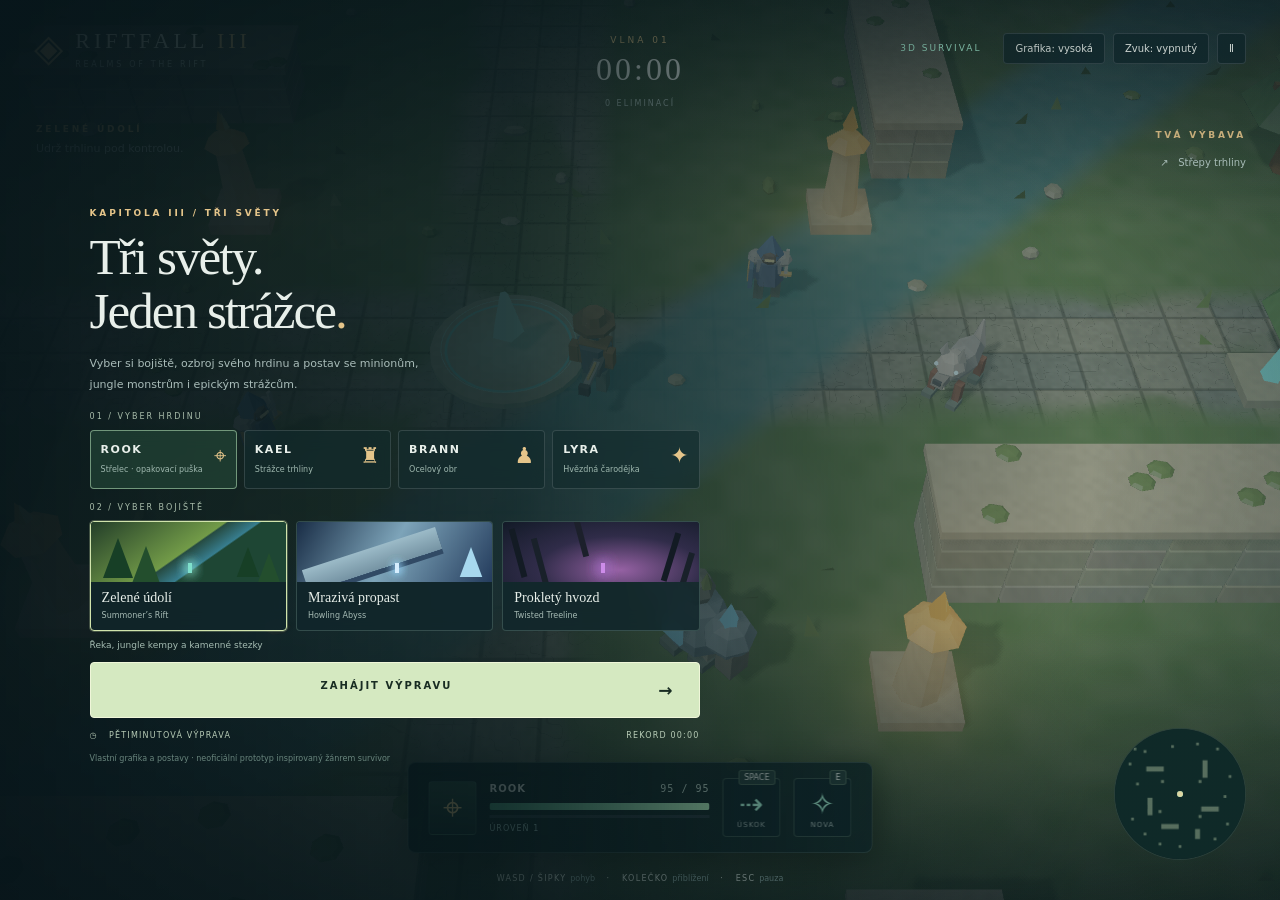
<file: riftfall-v3/riftfall-v3.html>
<!doctype html><html lang="cs"><head><meta charset="utf-8"><meta name="viewport" content="width=device-width,initial-scale=1,viewport-fit=cover"><meta name="description" content="RIFTFALL III – samostatná 3D survival aréna v zarostlé citadele."><title>RIFTFALL III — The Overgrown Citadel</title><style>
:root{color-scheme:dark;--mint:#a5efd2;--gold:#e5c58a;--muted:#9fafb5;--line:#ffffff22}*{box-sizing:border-box}html,body{margin:0;height:100%;overflow:hidden;background:#0c1b22;color:#e8efea;font:13px system-ui,Arial,sans-serif}button,a{-webkit-tap-highlight-color:transparent}button{color:inherit;font:inherit;cursor:pointer;border:1px solid var(--line);border-radius:4px;background:#10272cbb;padding:10px 14px;backdrop-filter:blur(10px)}button:hover{border-color:var(--mint);background:#264d46}button:focus-visible,a:focus-visible{outline:2px solid var(--gold);outline-offset:4px}button:disabled{opacity:.65;cursor:default}#scene{display:block;width:100%;height:100%;touch-action:none}.vignette{position:fixed;inset:0;pointer-events:none;background:linear-gradient(#05121899,transparent 25%,transparent 70%,#041218a0),radial-gradient(ellipse,transparent 50%,#04111870)}header{position:absolute;top:0;left:0;right:0;padding:26px 34px;display:flex;justify-content:space-between;align-items:center;gap:20px}.brand{display:flex;gap:12px;align-items:center;color:var(--gold);text-decoration:none;font-size:38px}.brand>span{color:#edf1e7;font-family:Georgia,serif;letter-spacing:4px;font-size:22px}.brand b{color:var(--gold);font-weight:400}.brand small{display:block;font:8px system-ui;letter-spacing:2.7px;color:#c0d0cc;margin-top:6px}.top-right{display:flex;gap:8px;align-items:center}.top-right button{font-size:10px;padding:9px 11px}.tag{font-size:9px;letter-spacing:2px;color:var(--mint);margin-right:14px}.objective{position:absolute;top:120px;left:36px;font-size:11px;line-height:2;color:#c3d3cf}.eyebrow{font-size:9px;letter-spacing:2.8px;color:var(--gold);font-weight:600}.topstats{position:absolute;top:35px;left:50%;transform:translateX(-50%);text-align:center;pointer-events:none}.topstats>div{font-size:9px;color:var(--gold);letter-spacing:3px}.topstats strong{display:block;font:32px Georgia,serif;letter-spacing:3px;margin:6px}.topstats small{font-size:8px;letter-spacing:2px;color:#b8cdc7}#bossHud{position:absolute;top:118px;left:32%;width:36%;text-align:center}#bossHud small{font-size:9px;letter-spacing:3px;color:#ffc0bd}#bossHud>div{height:5px;background:#2b1425;margin-top:10px}#bossHealth{height:100%;display:block;background:#ed929d}#build{position:absolute;right:34px;top:130px;text-align:right;pointer-events:none}#buildList{margin-top:12px;line-height:2.2;font-size:10px;color:#bfd4ce}.hud{position:absolute;bottom:47px;left:50%;transform:translateX(-50%);display:flex;align-items:center;gap:13px;padding:15px 20px;border:1px solid #b4d2c52c;background:linear-gradient(110deg,#0b1c21ef,#122a2bdd);border-radius:8px;box-shadow:0 8px 35px #0006}.hero-icon{width:48px;height:54px;display:flex;align-items:center;justify-content:center;font-size:34px;color:var(--gold);background:linear-gradient(#29483d,#122829);border:1px solid #5a82734d;border-radius:4px}.vitals{width:220px}.vital-title{display:flex;justify-content:space-between;font-size:10px;letter-spacing:1px}.vital-title span{color:#bdd5c9;font:10px monospace}.health{height:7px;background:#48272e;margin-top:9px;border-radius:2px;overflow:hidden}.health i{height:100%;display:block;width:100%;background:linear-gradient(90deg,#499c7d,#b3efbe);transition:width .1s}.experience{height:3px;background:#28383f;margin-top:5px}.experience i{display:block;height:100%;width:0;background:#86b6e9}.vitals>small{display:block;font-size:8px;letter-spacing:1px;color:#a0c4c2;margin-top:6px}.skill{width:58px;height:59px;padding:4px;position:relative;border-color:#7e9c8555;flex-shrink:0}.skill>span{font-size:29px;color:var(--mint)}.skill kbd{position:absolute;top:-9px;right:4px;padding:2px 5px;background:#243e3b;border:1px solid #627e6a88;border-radius:3px;font:8px system-ui}.skill small{display:block;font-size:7px;letter-spacing:1px;color:#a6b9b5}.hint{position:absolute;bottom:17px;width:100%;text-align:center;font-size:8px;letter-spacing:1.3px;color:#d0dcd5;pointer-events:none}.hint span{color:#88a6a4;letter-spacing:0}#minimap{position:absolute;bottom:40px;right:34px;background:#0b1d22ca;border:1px solid #83a98a44;border-radius:50%;width:132px;height:132px}#toast{position:absolute;top:24%;left:50%;transform:translateX(-50%);color:#ffe7af;letter-spacing:2px;font-size:13px;text-shadow:0 2px 10px #000;pointer-events:none;text-align:center}#overlay{position:absolute;inset:0;display:flex;align-items:center;background:linear-gradient(90deg,#07151af2,#08181bc9 40%,#08181b22 85%);padding:90px 7% 25px;overflow-y:auto}.menu{max-width:530px;width:100%}h1{font-family:Georgia,serif;font-weight:400;font-size:clamp(40px,4.7vw,68px);line-height:1.06;letter-spacing:-2px;margin:19px 0 22px}h1 span{color:var(--gold)}.menu>p{color:#a9bcb9;line-height:1.9;font-size:12px;margin-bottom:25px}#heroes{display:flex;gap:10px;margin-bottom:7px}.hero{flex:1;text-align:left;padding:13px 14px;background:#132b2ca8}.hero.selected{border-color:#abd6ad99;background:#274c3b94}.hero .symbol{float:right;color:var(--gold);font-size:25px}.hero b{display:block;font-size:11px;letter-spacing:1.5px}.hero small{display:block;font-size:9px;color:#9fb8af;margin-top:8px}.primary{margin-top:14px;padding:17px 24px;background:#d5e9c1;color:#182c22;border:1px solid #eff6d9;font-size:10px;letter-spacing:2px;font-weight:700;width:100%;backdrop-filter:none}.primary:hover{background:#f2f6d2;color:#182c22}.primary span{float:right;font-size:17px}.menu-bottom{display:flex;justify-content:space-between;gap:10px;font-size:8px;letter-spacing:1.2px;color:#b8ccb7;margin-top:19px}.disclaimer{font-size:8px;color:#69857d;margin-top:24px;line-height:1.8}.modal{margin:auto;max-width:750px;text-align:center;width:100%;background:#0b2026eb;padding:36px;border:1px solid #8faea54d;border-radius:8px}.modal h2{font:36px Georgia,serif;margin:12px 0}.modal p{color:#a5bbb6;line-height:1.8}.cards{display:flex;gap:12px;margin:25px 0 5px}.cards button{flex:1;padding:24px 14px;text-align:left}.cards b{display:block;color:#dbedca;font:18px Georgia,serif;margin:15px 0 9px}.cards small{font-size:11px;line-height:1.8;color:#adbfba}.cards em{color:var(--gold);font-style:normal;font-size:27px}.modal .primary{max-width:320px}#touch{display:none;position:absolute;bottom:160px;left:16px;text-align:center}#touch button{width:43px;height:43px;touch-action:none;padding:8px;font-size:19px;background:#0e292a9c}@media(pointer:coarse){#touch{display:block}.hint{display:none}}@media(max-width:900px){header{padding:19px}.brand>span{font-size:17px;letter-spacing:2px}.brand{font-size:30px;gap:8px}.tag{display:none}.topstats{top:90px}.objective{top:110px;left:20px}#build{display:none}#bossHud{top:166px;left:25%;width:50%}#overlay{padding:150px 6% 30px}#minimap{width:90px;height:90px;right:16px;bottom:150px}.hud{bottom:30px;padding:10px;gap:8px}.vitals{width:170px}.hero-icon{width:38px}.skill{width:48px}.hint{bottom:9px;font-size:7px}.top-right{gap:5px}.top-right button{padding:8px;font-size:9px}#toast{top:30%}}@media(max-width:520px){.brand small{font-size:6px;letter-spacing:1.5px}.top-right #quality{display:none}.objective{font-size:9px}.eyebrow{font-size:8px;letter-spacing:2px}.hero-icon{display:none}.vitals{width:150px}.hud{bottom:23px}.menu>p{font-size:11px}h1{font-size:42px}.hero{padding:10px}.hero small{font-size:8px}.hero .symbol{font-size:20px}.menu-bottom{font-size:6px}.modal{padding:20px 15px}.modal h2{font-size:29px}.cards{flex-direction:column;gap:8px}.cards button{padding:12px 15px}.cards b{font-size:17px;margin:0 0 3px}.cards em{float:right}.cards small{font-size:10px}#overlay{padding-top:155px}.topstats strong{font-size:25px}.disclaimer{margin-top:14px}}
/* Chapter III selection screen */
.menu{max-width:610px}h1{font-size:clamp(35px,4vw,53px);margin:12px 0 15px}.menu>p{margin:0 0 17px;font-size:11px}.section-label{font-size:8px;letter-spacing:2px;color:#a8bcaa;margin:14px 0 9px}#heroes{display:grid;grid-template-columns:repeat(4,1fr);gap:7px}.hero{padding:12px 10px}.hero .symbol{font-size:22px}.hero small{font-size:8px;line-height:1.5}#maps{display:grid;grid-template-columns:repeat(3,1fr);gap:9px}.map-card{padding:0 0 10px;overflow:hidden;text-align:left;background:#11262bd9;border:1px solid #69877d66}.map-card.selected{border-color:#d1e4ac;box-shadow:0 0 0 1px #d1e4ac44}.map-card>b,.map-card>small{display:block;padding:0 11px}.map-card>b{font:14px Georgia,serif;margin-top:8px}.map-card>small{font-size:8px;color:#a6bab4;margin-top:5px}.map-art{height:60px;position:relative;overflow:hidden;background:linear-gradient(145deg,#233e29,#729b48 48%,#264b42 49%,#377d8e 60%,#1e4634 61%)}.map-art:before,.map-art:after{content:'';position:absolute;width:0;height:0;border-left:15px solid transparent;border-right:15px solid transparent;border-bottom:40px solid #173f26;bottom:4px;left:12px;filter:drop-shadow(28px 8px 0 #234e2d)}.map-art:after{left:auto;right:23px;bottom:0;transform:scale(.75)}.map-abyss .map-art{background:linear-gradient(120deg,#192d46,#7da4b9 48%,#243c5d)}.map-abyss .map-art:before{width:140px;height:23px;left:5px;bottom:11px;transform:rotate(-18deg);border:0;background:linear-gradient(#9cbbc8,#7593a3);filter:none;box-shadow:0 5px 0 #314a65}.map-abyss .map-art:after{border-bottom-color:#a7d8ee;filter:none;right:6px;bottom:0}.map-treeline .map-art{background:radial-gradient(ellipse at 60% 80%,#9561a3,#302c49 50%,#121a27)}.map-treeline .map-art:before,.map-treeline .map-art:after{border:0;width:6px;height:50px;background:#131b24;transform:rotate(-15deg);box-shadow:19px 15px 0 #19212a,65px -4px 0 #1c202b;filter:none}.map-treeline .map-art:after{transform:rotate(17deg);right:25px}.map-art i{position:absolute;display:block;width:4px;height:10px;background:#7fe0cb;bottom:9px;left:50%;box-shadow:0 0 12px #9dffe7}.map-abyss .map-art i{background:#d6eeff;box-shadow:0 0 10px #9bd9ff}.map-treeline .map-art i{background:#cd8ce9;box-shadow:0 0 15px #ce8aff}#mapDetail{display:block;margin:9px 0 0;font-size:9px;color:#a4bbb1}.menu-bottom{margin-top:13px}.disclaimer{margin-top:12px}.menu .primary{margin-top:12px}#overlay{padding-top:95px;padding-bottom:20px}@media(max-width:650px){#heroes{grid-template-columns:repeat(2,1fr)}.hero .symbol{font-size:20px}.hero{padding:8px 10px}.hero small{margin-top:3px}#maps{gap:5px}.map-art{height:40px}.map-card>b{font-size:11px;padding:0 7px}.map-card>small{font-size:7px;padding:0 7px}.menu h1{font-size:35px;line-height:1.02}.menu>p{font-size:10px}.menu>p br{display:none}#overlay{padding-top:160px;align-items:flex-start}.menu-bottom{font-size:6px}.section-label{margin-top:10px}.modal{margin:auto}}@media(max-height:750px) and (min-width:651px){.menu h1{font-size:35px}.menu>p{margin-bottom:10px}.map-art{height:36px}.hero{padding:9px}.section-label{margin-top:9px}.disclaimer{font-size:7px}.menu-bottom{margin-top:9px}#overlay{align-items:flex-start}}

</style></head><body>
<canvas id="scene" aria-label="3D herní aréna, pohyb WASD nebo šipkami"></canvas><div class="vignette"></div>
<header><a class="brand" href="#" id="brand">◈ <span>RIFTFALL <b>III</b><small>REALMS OF THE RIFT</small></span></a><div class="top-right"><span class="tag">3D SURVIVAL</span><button id="quality">Grafika: vysoká</button><button id="sound">Zvuk: vypnutý</button><button id="pause" aria-label="Pozastavit hru">Ⅱ</button></div></header>
<section class="objective"><div class="eyebrow"><span id="mapTitle">ZELENÉ ÚDOLÍ</span></div><div id="objective">Udrž trhlinu pod kontrolou.</div></section>
<div class="topstats"><div id="wave">VLNA 01</div><strong id="timer">00:00</strong><small id="kills">0 ELIMINACÍ</small></div>
<div id="bossHud" hidden><small id="bossLabel">EPICKÝ STRÁŽCE</small><div><i id="bossHealth"></i></div></div>
<aside id="build"><div class="eyebrow">TVÁ VÝBAVA</div><div id="buildList">↗ &nbsp; Střepy trhliny</div></aside>
<div class="hud"><div class="hero-icon" id="heroIcon">♜</div><div class="vitals"><div class="vital-title"><b id="heroName">KAEL</b><span id="hpText">110 / 110</span></div><div class="health"><i id="hpBar"></i></div><div class="experience"><i id="xpBar"></i></div><small id="xpText">ÚROVEŇ 1</small></div><button class="skill" id="dash"><span>⇢</span><kbd>SPACE</kbd><small>ÚSKOK</small></button><button class="skill" id="nova"><span>✧</span><kbd>E</kbd><small>NOVA</small></button></div>
<div class="hint">WASD / ŠIPKY <span>pohyb</span> &nbsp; · &nbsp; KOLEČKO <span>přiblížení</span> &nbsp; · &nbsp; ESC <span>pauza</span></div>
<div id="toast" role="status" aria-live="polite"></div><canvas id="minimap" width="132" height="132" aria-label="Minimapa s překážkami"></canvas>
<div id="touch"><button data-key="arrowup">↑</button><div><button data-key="arrowleft">←</button><button data-key="arrowdown">↓</button><button data-key="arrowright">→</button></div></div>
<div id="overlay"><div class="menu"><div class="eyebrow">KAPITOLA III / TŘI SVĚTY</div><h1>Tři světy.<br>Jeden strážce<span>.</span></h1><p>Vyber si bojiště, ozbroj svého hrdinu a postav se minionům,<br>jungle monstrům i epickým strážcům.</p><div class="section-label">01 / VYBER HRDINU</div><div id="heroes"></div><div class="section-label">02 / VYBER BOJIŠTĚ</div><div id="maps"></div><small id="mapDetail"></small><button class="primary" id="start">ZAHÁJIT VÝPRAVU <span>→</span></button><div class="menu-bottom"><span>◷ &nbsp; PĚTIMINUTOVÁ VÝPRAVA</span><span id="record">REKORD 00:00</span></div><div class="disclaimer">Vlastní grafika a postavy · neoficiální prototyp inspirovaný žánrem survivor</div></div></div>
<script>
'use strict';
/* Native WebGL2 renderer; no network, libraries or external assets. */
const RF={};
(()=>{
const canvas=document.getElementById('scene');
const gl=canvas.getContext('webgl2',{antialias:true,alpha:false,powerPreference:'high-performance'});
if(!gl){document.getElementById('overlay').innerHTML='<div class="modal"><h2>3D grafika není dostupná</h2><p>Otevři soubor v aktuálním Chrome nebo Edge se zapnutou hardwarovou akcelerací. Hra vyžaduje WebGL 2.</p></div>';throw Error('WebGL2 unavailable')}
const VS=`#version 300 es
precision highp float;
layout(location=0) in vec3 position;layout(location=1) in vec3 normal;layout(location=2) in vec3 color;layout(location=3) in float material;
uniform mat4 pv;uniform mat4 lightPV;out vec3 P;out vec3 N;out vec3 C;out float M;out vec4 SP;
void main(){P=position;N=normal;C=color;M=material;SP=lightPV*vec4(position,1.);gl_Position=pv*vec4(position,1.);}`;
const FS=`#version 300 es
precision highp float;
in vec3 P;in vec3 N;in vec3 C;in float M;in vec4 SP;uniform vec3 eye;uniform sampler2D shadowMap;uniform bool shadows;uniform int biome;uniform vec2 torchPositions[4];out vec4 frag;
float hash(vec2 p){return fract(sin(dot(p,vec2(127.1,311.7)))*43758.5453);}
float noise(vec2 p){vec2 i=floor(p),f=fract(p);f=f*f*(3.-2.*f);return mix(mix(hash(i),hash(i+vec2(1,0)),f.x),mix(hash(i+vec2(0,1)),hash(i+vec2(1)),f.x),f.y);}
void main(){
vec3 n=normalize(N),c=C;float rough=1.;
if(M<-.5){vec2 q=P.xz*.85;vec2 tile=floor(q);vec2 f=fract(q);float edge=min(min(f.x,1.-f.x),min(f.y,1.-f.y));float grain=noise(P.xz*9.);float moss=smoothstep(.53,.8,noise(P.xz*.42)+noise(P.xz*2.)*.14);
c=mix(vec3(.15,.20,.20),vec3(.24,.28,.24),hash(tile));c*=.88+grain*.22;c=mix(c,vec3(.09,.17,.075),moss*.78);c*=mix(.54,1.,smoothstep(.016,.055,edge));float crack=abs(noise(P.xz*4.)-.49);c*=mix(.70,1.,smoothstep(.005,.02,crack));
if(biome==0){float river=1.-smoothstep(1.9,3.5,abs(P.x+P.z-5.));float path=1.-smoothstep(1.3,2.5,min(abs(P.x),abs(P.z)));c=mix(vec3(.08,.18,.065)+noise(P.xz*2.)*.035,c,path);c=mix(c,vec3(.055,.21,.25)+noise(P.xz*3.)*.025,river*.9);}
if(biome==1){float ice=smoothstep(.4,.8,noise(P.xz*.35));c=mix(vec3(.55,.64,.7),vec3(.19,.35,.46),ice*.65);c*=.9+grain*.12;c*=mix(.68,1.,smoothstep(.008,.04,edge));}
if(biome==2){float path=1.-smoothstep(1.,2.7,min(abs(P.x+P.z*.4),abs(P.x-P.z*.6)));c=mix(vec3(.07,.095,.075),vec3(.19,.14,.20),path);c*=.85+grain*.22;float corruption=smoothstep(.5,.85,noise(P.xz*.3));c+=vec3(.045,.0,.06)*corruption;}
rough=.9;
}else if(M<.1){c*=.92+noise(P.xz*7.+P.y*3.)*.15;}
vec3 l=normalize(vec3(-.6,1.,.45));float diffuse=max(0.,dot(n,l));
float shadow=1.;if(shadows&&M<.9){vec3 s=SP.xyz/SP.w*.5+.5;if(s.x>0.&&s.x<1.&&s.y>0.&&s.y<1.){float blocked=0.;float bias=max(.0012,.003*(1.-diffuse));for(int x=-1;x<=1;x++)for(int y=-1;y<=1;y++){float d=texture(shadowMap,s.xy+vec2(float(x),float(y))/2048.).r;blocked+=s.z-bias>d?1.:0.;}shadow=1.-blocked/9.*.68;}}
vec3 ambient=mix(vec3(.19,.24,.25),vec3(.37,.43,.40),n.y*.5+.5);vec3 lit=c*(ambient+vec3(1.,.90,.70)*diffuse*shadow*.82);
vec3 view=normalize(eye-P),halfway=normalize(l+view);float spec=pow(max(0.,dot(n,halfway)),28.)*.12*shadow;lit+=spec;
float torch=0.;for(int i=0;i<4;i++)torch+=2.4/(1.+dot(P.xz-torchPositions[i],P.xz-torchPositions[i])*1.4);lit+=c*vec3(1.,.45,.13)*torch;
float rift=2.4/(1.+dot(P.xz,P.xz)*.75);lit+=c*vec3(.12,.7,.67)*rift;
if(M>.9)lit=c*1.65;float fog=1.-exp(-distance(eye,P)*.004);lit=mix(lit,(biome==1?vec3(.13,.22,.32):biome==2?vec3(.065,.065,.12):vec3(.08,.17,.14)),fog);lit=lit/(lit+vec3(.8));lit=pow(lit,vec3(1./2.2));frag=vec4(lit,1.);
}`;
const DVS=`#version 300 es
precision highp float;layout(location=0)in vec3 position;uniform mat4 pv;void main(){gl_Position=pv*vec4(position,1.);}`;
const DFS=`#version 300 es
precision highp float;void main(){}`;
function shader(type,source){const s=gl.createShader(type);gl.shaderSource(s,source);gl.compileShader(s);if(!gl.getShaderParameter(s,gl.COMPILE_STATUS))throw Error(gl.getShaderInfoLog(s));return s}
function program(v,f){const p=gl.createProgram();gl.attachShader(p,shader(gl.VERTEX_SHADER,v));gl.attachShader(p,shader(gl.FRAGMENT_SHADER,f));gl.linkProgram(p);if(!gl.getProgramParameter(p,gl.LINK_STATUS))throw Error(gl.getProgramInfoLog(p));return p}
const main=program(VS,FS),depth=program(DVS,DFS);
const sub=(a,b)=>a.map((v,i)=>v-b[i]),dot=(a,b)=>a.reduce((s,v,i)=>s+v*b[i],0),cross=(a,b)=>[a[1]*b[2]-a[2]*b[1],a[2]*b[0]-a[0]*b[2],a[0]*b[1]-a[1]*b[0]],norm=a=>{const d=Math.hypot(...a)||1;return a.map(v=>v/d)};
function multiply(a,b){const o=new Float32Array(16);for(let c=0;c<4;c++)for(let r=0;r<4;r++)for(let k=0;k<4;k++)o[c*4+r]+=a[k*4+r]*b[c*4+k];return o}
function lookAt(eye,at){const z=norm(sub(eye,at)),x=norm(cross([0,1,0],z)),y=cross(z,x);return new Float32Array([x[0],y[0],z[0],0,x[1],y[1],z[1],0,x[2],y[2],z[2],0,-dot(x,eye),-dot(y,eye),-dot(z,eye),1])}
function perspective(fov,aspect,near,far){const f=1/Math.tan(fov/2);return new Float32Array([f/aspect,0,0,0,0,f,0,0,0,0,(far+near)/(near-far),-1,0,0,2*far*near/(near-far),0])}
function ortho(l,r,b,t,n,f){return new Float32Array([2/(r-l),0,0,0,0,2/(t-b),0,0,0,0,-2/(f-n),0,-(r+l)/(r-l),-(t+b)/(t-b),-(f+n)/(f-n),1])}
class Builder{
 constructor(){this.v=[]}
 tri(a,b,c,color,mat=0){const n=norm(cross(sub(b,a),sub(c,a)));for(const p of [a,b,c])this.v.push(...p,...n,...color,mat)}
 quad(a,b,c,d,color,mat=0){this.tri(a,b,c,color,mat);this.tri(a,c,d,color,mat)}
 box(x,y,z,sx,sy,sz,color,mat=0){const a=x-sx/2,b=x+sx/2,c=y-sy/2,d=y+sy/2,e=z-sz/2,f=z+sz/2;this.quad([a,c,f],[b,c,f],[b,d,f],[a,d,f],color,mat);this.quad([b,c,e],[a,c,e],[a,d,e],[b,d,e],color,mat);this.quad([b,c,f],[b,c,e],[b,d,e],[b,d,f],color,mat);this.quad([a,c,e],[a,c,f],[a,d,f],[a,d,e],color,mat);this.quad([a,d,f],[b,d,f],[b,d,e],[a,d,e],color,mat);this.quad([a,c,e],[b,c,e],[b,c,f],[a,c,f],color,mat)}
 cone(x,y,z,r,h,color,sides=7,top=0,mat=0){for(let i=0;i<sides;i++){const a=i*Math.PI*2/sides,b=(i+1)*Math.PI*2/sides;const p=[x+Math.cos(a)*r,y,z+Math.sin(a)*r],q=[x+Math.cos(b)*r,y,z+Math.sin(b)*r],u=[x+Math.cos(a)*top,y+h,z+Math.sin(a)*top],v=[x+Math.cos(b)*top,y+h,z+Math.sin(b)*top];this.quad(q,p,u,v,color,mat);this.tri([x,y+h,z],v,u,color,mat);this.tri([x,y,z],p,q,color,mat)}}
 sphere(x,y,z,sx,sy,sz,color,mat=0){const n=7,m=4;for(let j=0;j<m;j++)for(let i=0;i<n;i++){const point=(u,v)=>{const a=u*Math.PI*2/n,b=v*Math.PI/m;return[x+Math.cos(a)*Math.sin(b)*sx,y+Math.cos(b)*sy,z+Math.sin(a)*Math.sin(b)*sz]};this.quad(point(i,j),point(i+1,j),point(i+1,j+1),point(i,j+1),color,mat)}}
 ring(x,y,z,r,width,color,mat=1,sides=40){for(let i=0;i<sides;i++){const a=i*Math.PI*2/sides,b=(i+1)*Math.PI*2/sides;this.quad([x+Math.cos(a)*r,y,z+Math.sin(a)*r],[x+Math.cos(b)*r,y,z+Math.sin(b)*r],[x+Math.cos(b)*(r+width),y,z+Math.sin(b)*(r+width)],[x+Math.cos(a)*(r+width),y,z+Math.sin(a)*(r+width)],color,mat)}}
 add(model,x,y,z,angle=0,scale=1){const c=Math.cos(angle),s=Math.sin(angle),v=model.v;for(let i=0;i<v.length;i+=10){this.v.push(x+(v[i]*c+v[i+2]*s)*scale,y+v[i+1]*scale,z+(-v[i]*s+v[i+2]*c)*scale,v[i+3]*c+v[i+5]*s,v[i+4],-v[i+3]*s+v[i+5]*c,v[i+6],v[i+7],v[i+8],v[i+9])}}
}
function buffer(){const vao=gl.createVertexArray(),vbo=gl.createBuffer();gl.bindVertexArray(vao);gl.bindBuffer(gl.ARRAY_BUFFER,vbo);for(let i=0;i<4;i++){gl.enableVertexAttribArray(i);gl.vertexAttribPointer(i,i===3?1:3,gl.FLOAT,false,40,i*12)}return{vao,vbo,count:0}}
const stat=buffer(),dyn=buffer();
function upload(target,b,usage){gl.bindBuffer(gl.ARRAY_BUFFER,target.vbo);gl.bufferData(gl.ARRAY_BUFFER,new Float32Array(b.v),usage);target.count=b.v.length/10}
const shadow=gl.createTexture();gl.bindTexture(gl.TEXTURE_2D,shadow);gl.texImage2D(gl.TEXTURE_2D,0,gl.DEPTH_COMPONENT24,2048,2048,0,gl.DEPTH_COMPONENT,gl.UNSIGNED_INT,null);gl.texParameteri(gl.TEXTURE_2D,gl.TEXTURE_MIN_FILTER,gl.NEAREST);gl.texParameteri(gl.TEXTURE_2D,gl.TEXTURE_MAG_FILTER,gl.NEAREST);gl.texParameteri(gl.TEXTURE_2D,gl.TEXTURE_WRAP_S,gl.CLAMP_TO_EDGE);gl.texParameteri(gl.TEXTURE_2D,gl.TEXTURE_WRAP_T,gl.CLAMP_TO_EDGE);const fbo=gl.createFramebuffer();gl.bindFramebuffer(gl.FRAMEBUFFER,fbo);gl.framebufferTexture2D(gl.FRAMEBUFFER,gl.DEPTH_ATTACHMENT,gl.TEXTURE_2D,shadow,0);gl.drawBuffers([gl.NONE]);gl.readBuffer(gl.NONE);const shadowOK=gl.checkFramebufferStatus(gl.FRAMEBUFFER)===gl.FRAMEBUFFER_COMPLETE;gl.bindFramebuffer(gl.FRAMEBUFFER,null);
const lightPV=multiply(ortho(-42,42,-42,42,1,130),lookAt([-35,60,30],[0,0,0]));
const loc={pv:gl.getUniformLocation(main,'pv'),lightPV:gl.getUniformLocation(main,'lightPV'),eye:gl.getUniformLocation(main,'eye'),shadows:gl.getUniformLocation(main,'shadows'),torches:gl.getUniformLocation(main,'torchPositions[0]'),biome:gl.getUniformLocation(main,'biome'),shadowMap:gl.getUniformLocation(main,'shadowMap'),depthPV:gl.getUniformLocation(depth,'pv')};
let quality=true,biome=0,torches=[-8,-5,8,-5,-8,6,8,6];
function render(b,eye,target){const ratio=Math.min(devicePixelRatio||1,quality?1.7:1);const w=Math.round(canvas.clientWidth*ratio),h=Math.round(canvas.clientHeight*ratio);if(canvas.width!==w||canvas.height!==h){canvas.width=w;canvas.height=h}upload(dyn,b,gl.DYNAMIC_DRAW);gl.enable(gl.DEPTH_TEST);gl.disable(gl.CULL_FACE);
function draw(){for(const v of[stat,dyn]){gl.bindVertexArray(v.vao);gl.drawArrays(gl.TRIANGLES,0,v.count)}}
if(quality&&shadowOK){gl.bindFramebuffer(gl.FRAMEBUFFER,fbo);gl.viewport(0,0,2048,2048);gl.clear(gl.DEPTH_BUFFER_BIT);gl.useProgram(depth);gl.uniformMatrix4fv(loc.depthPV,false,lightPV);gl.enable(gl.POLYGON_OFFSET_FILL);gl.polygonOffset(1,1);draw();gl.disable(gl.POLYGON_OFFSET_FILL)}
gl.bindFramebuffer(gl.FRAMEBUFFER,null);gl.viewport(0,0,w,h);gl.clearColor(.08,.15,.18,1);gl.clear(gl.COLOR_BUFFER_BIT|gl.DEPTH_BUFFER_BIT);gl.useProgram(main);const pv=multiply(perspective(.66,w/h,.2,150),lookAt(eye,target));gl.uniformMatrix4fv(loc.pv,false,pv);gl.uniformMatrix4fv(loc.lightPV,false,lightPV);gl.uniform3fv(loc.eye,eye);gl.uniform1i(loc.shadows,quality&&shadowOK);gl.uniform1i(loc.biome,biome);gl.uniform2fv(loc.torches,torches);gl.activeTexture(gl.TEXTURE0);gl.bindTexture(gl.TEXTURE_2D,shadow);gl.uniform1i(loc.shadowMap,0);draw();
}
Object.assign(RF,{Builder,render,setStatic:b=>upload(stat,b,gl.STATIC_DRAW),setQuality:q=>quality=q,setBiome:i=>biome=i,setTorches:v=>torches=v.flat(),math:{multiply,lookAt,perspective},shaders:{VS,FS,DVS,DFS}});
})();

</script><script>
'use strict';
(()=>{
const B=RF.Builder;
const maps=[
{id:'rift',name:'Zelené údolí',inspiration:'Summoner’s Rift',subtitle:'Řeka, jungle kempy a kamenné stezky',boss:'VAELTHAR · STAROBYLÝ DRAK',bossModel:'dragon',color:'#93dba0',obstacles:[[-10,-10,7,2,1.5],[10,-10,2,7,1.5],[-12,5,2,7,1.8],[12,6,7,2,1.8],[-4,13,7,2,1.5],[7,16,2,4,2.3]],torches:[[-7,-5],[8,-5],[-8,7],[8,9]]},
{id:'abyss',name:'Mrazivá propast',inspiration:'Howling Abyss',subtitle:'Zasněžený most nad ledovou propastí',boss:'SKAAL · LEDOVÝ LEVIATAN',bossModel:'frost',color:'#9cd6ff',obstacles:[[-7,-13,3,2,1.4],[7,-7,3,2,1.7],[-7,5,3,2,1.6],[7,12,3,2,1.6],[0,17,3,2,1.1]],torches:[[-9,-16],[9,-16],[-9,13],[9,13]]},
{id:'treeline',name:'Prokletý hvozd',inspiration:'Twisted Treeline',subtitle:'Mrtvé stromy, mlha a prokleté oltáře',boss:'MORGAATH · PAVOUČÍ MATKA',bossModel:'spider',color:'#c3a1ec',obstacles:[[-9,-8,6,2,1.3],[9,-9,2,6,1.5],[-10,8,2,6,1.7],[9,9,6,2,1.4],[0,16,5,2,1.4],[-17,-16,3,3,2.5],[17,16,3,3,2.5]],torches:[[-6,-5],[7,-5],[-7,7],[7,8]]}
];
function build(index){
const cfg=maps[index],b=new B(),obs=cfg.obstacles.map(([x,z,w,d,h])=>({x,z,w,d,h}));let seed=180+index;const rnd=()=>{seed=(Math.imul(seed,1664525)+1013904223)>>>0;return seed/4294967296},r=(a,c)=>a+rnd()*(c-a);
const stone=index===1?[.32,.4,.49]:index===2?[.19,.19,.25]:[.31,.36,.29],cap=index===1?[.72,.82,.88]:index===2?[.32,.28,.36]:[.46,.48,.37],moss=index===2?[.17,.12,.24]:[.15,.27,.10];
const free=(x,z,margin=.6)=>Math.hypot(x,z)>3&&!obs.some(o=>Math.abs(x-o.x)<o.w/2+margin&&Math.abs(z-o.z)<o.d/2+margin);
function crystal(x,y,z,col,h=1){b.cone(x,y,z,.25,h,col,5,.04,1)}
function tree(x,z,dead=false){obs.push({x,z,w:1.1,d:1.1,h:3.4,tree:true});b.cone(x,0,z,.4,2.7,dead?[.16,.12,.19]:[.22,.14,.07],7,.18);for(const s of[-1,1]){const branch=new B();branch.cone(0,0,0,.15,1.2,dead?[.23,.18,.28]:[.24,.16,.08],5,.02);b.add(branch,x+s*.3,1.8,z,s*.8);b.box(x+s*.7,2.5,z,.9,.16,.16,dead?[.2,.15,.24]:[.25,.17,.08])}if(dead){b.cone(x,2.7,z,.18,1.7,[.19,.14,.24],5,.02);b.box(x+.45,3,z,.9,.14,.16,[.2,.15,.24])}else{b.cone(x,1.8,z,1.7,2.4,[.10,.24,.10],7,.04);b.cone(x,3,z,1.25,2,[.15,.31,.13],7,.02)}}
if(index===1){b.box(0,-.4,0,23,.75,51,stone);b.quad([-11.2,0,-25],[-11.2,0,25],[11.2,0,25],[11.2,0,-25],stone,-1);obs.push({x:-18.1,z:0,w:14,d:51,h:0,void:true},{x:18.1,z:0,w:14,d:51,h:0,void:true});b.box(-19,-5,0,15,.3,65,[.03,.08,.15]);b.box(19,-5,0,15,.3,65,[.03,.08,.15]);for(const s of[-1,1])for(let z=-24;z<=24;z+=4){b.box(s*11.5,.65,z,.65,1.3,3.8,stone);b.box(s*11.5,1.4,z,1.2,.2,3.9,cap);b.box(s*11.5,1.1,z-1.8,1.2,2.2,1.2,stone);b.cone(s*12,-5,z,1.5,4,[.22,.35,.49],5,.1);if(z%8===0)crystal(s*11.5,2.2,z-1.8,[.3,.7,1],.7)}}else{b.box(0,-.4,0,52,.7,52,stone);b.quad([-25,0,-25],[-25,0,25],[25,0,25],[25,0,-25],stone,-1);for(const s of[-1,1])for(let i=-24;i<=24;i+=3){b.box(s*25,.5,i,.6,1,2.9,stone);b.box(i,.5,s*25,2.9,1,.6,stone)}
const locations=index===0?[[-18,-18],[-14,-17],[-20,-12],[-17,-4],[-19,10],[-14,16],[-8,20],[0,21],[14,18],[19,12],[18,1],[20,-7],[15,-18],[7,-20],[-3,-19]]:[[-18,-18],[-14,-17],[-20,-10],[-17,-2],[-19,10],[-14,17],[-7,20],[2,21],[15,18],[19,10],[18,1],[20,-8],[14,-18],[7,-20],[-4,-19],[-15,12],[15,-3]];for(const[x,z]of locations)tree(x,z,index===2)}
for(const o of obs){if(o.tree||o.void)continue;const rows=Math.ceil(o.h/.55),cols=Math.ceil(o.w/1.4);for(let j=0;j<rows;j++)for(let i=0;i<cols;i++)b.box(o.x-o.w/2+(i+.5)*o.w/cols,(j+.5)*.55,o.z,o.w/cols-.06,.49,o.d-.07,stone.map(v=>v+r(-.025,.025)));b.box(o.x,rows*.55+.05,o.z,o.w+.2,.2,o.d+.15,cap);if(index!==1)for(let i=0;i<6;i++)b.sphere(o.x+r(-o.w/2,o.w/2),rows*.55+.18,o.z+r(-o.d/2,o.d/2),.26,.08,.24,moss)}
for(const[x,z]of cfg.torches){obs.push({x,z,w:1.2,d:1.2,h:2.4,torch:true});b.box(x,.15,z,1.5,.3,1.5,stone);b.cone(x,.3,z,.45,1.9,stone,8,.32);b.cone(x,2.2,z,.55,.25,[.62,.42,.17],7,.28)}
for(let i=0;i<160;i++){const x=r(index===1?-10:-24,index===1?10:24),z=r(-24,24);if(!free(x,z,.3))continue;if(index===1){if(rnd()<.5)b.sphere(x,.1,z,r(.2,.5),.12,r(.2,.5),cap);else if(Math.abs(x)>8)crystal(x,.05,z,[.33,.67,.85],r(.3,.8))}else if(rnd()<.55){const a=r(0,6.28),h=r(.2,.5);b.tri([x-.15,0,z],[x+.15,0,z],[x+Math.sin(a)*.2,h,z+Math.cos(a)*.2],moss)}else b.sphere(x,.1,z,r(.12,.35),r(.08,.2),r(.12,.35),rnd()<.5?stone:moss)}
for(const[x,z]of(index===1?[[-8,-20],[8,20]]:[[-17,-7],[17,1],[-9,18],[14,-19]])){b.box(x,.12,z,1.5,.24,1.5,stone);crystal(x,.25,z,index===2?[.53,.2,.8]:[.13,.7,.64],1.1)}
if(index===2)for(const[x,z]of[[-15,0],[15,0]]){b.cone(x,.05,z,1.8,.25,stone,12,1.8);b.ring(x,.32,z,1.4,.09,[.58,.19,.75]);crystal(x,.3,z,[.6,.21,.9],1.1)}
b.cone(0,.03,0,1.8,.15,stone,24,1.8);b.ring(0,.2,0,1.4,.06,index===2?[.6,.2,.8]:[.12,.7,.65]);RF.setStatic(b);RF.setBiome(index);RF.setTorches(cfg.torches);return{cfg,obstacles:obs,world:b};
}
RF.maps=maps;RF.buildMap=build;
})();

</script><script>
'use strict';
RF.extendModels=(models,make,C)=>{
models.gunner=make(b=>{b.cone(0,.55,0,.34,.75,[.13,.18,.23],6,.4);b.box(0,1.05,0,.68,.55,.44,[.28,.18,.11]);b.box(0,1.06,.25,.4,.33,.06,[.67,.46,.2]);b.sphere(0,1.62,0,.23,.26,.22,[.71,.52,.37]);b.cone(0,1.78,0,.48,.1,[.21,.15,.1],8,.48);b.cone(0,1.87,0,.29,.26,[.28,.19,.12],8,.24);b.box(0,1.6,.22,.34,.09,.04,[.12,.17,.19]);b.box(-.4,1.05,.16,.2,.45,.23,[.28,.18,.11]);b.box(.4,1.05,.16,.2,.45,.23,[.28,.18,.11]);b.box(.2,1,.35,.24,.22,.6,[.15,.18,.2]);b.box(.2,1.08,.85,.14,.14,.8,[.35,.4,.43]);b.box(.2,1.09,1.28,.23,.23,.13,[.08,.10,.12]);b.box(.2,1.18,.8,.05,.08,.5,C.gold);b.box(.2,.88,.35,.14,.28,.2,[.17,.12,.08]);b.box(-.36,.75,-.12,.18,.3,.18,C.gold)});
models.minion=make(b=>{b.cone(0,.48,0,.37,.6,[.13,.21,.39],6,.3);b.box(0,.98,0,.58,.37,.39,[.35,.43,.55]);b.cone(0,1.25,0,.33,.48,[.12,.24,.49],6,.03);b.sphere(0,1.25,.18,.22,.17,.17,[.18,.16,.16]);b.box(0,1.29,.34,.22,.055,.03,[.93,.8,.3],1);b.box(-.4,.8,.2,.1,.58,.52,[.13,.25,.47]);b.box(-.46,.84,.21,.05,.39,.32,C.gold);b.box(.4,1.08,.12,.08,.8,.07,[.64,.7,.71]);b.box(.4,.76,.12,.28,.06,.12,C.gold);b.sphere(-.32,1.1,0,.21,.16,.23,[.47,.53,.58]);b.sphere(.32,1.1,0,.21,.16,.23,[.47,.53,.58])});
models.caster=make(b=>{b.cone(0,.15,0,.52,.85,[.28,.10,.32],7,.23);b.cone(0,1,0,.35,.58,[.39,.13,.41],7,.02);b.sphere(0,1.15,.18,.2,.17,.17,[.12,.11,.19]);b.box(0,1.18,.33,.22,.045,.03,[.88,.48,1],1);b.box(0,.7,.29,.35,.09,.08,C.gold);b.box(.43,.95,.1,.055,1.45,.055,C.gold);b.cone(.43,1.68,.1,.17,.35,[.76,.3,1],5,0,1);b.cone(-.34,.55,0,.19,.5,[.28,.1,.34],5,.08)});
models.cannon=make(b=>{b.box(0,.57,0,.9,.32,1.2,[.26,.16,.10]);b.box(0,.79,0,.9,.2,.72,[.21,.27,.35]);b.box(0,1,.3,.46,.4,1.3,[.37,.41,.46]);b.box(0,1,1,.57,.53,.18,[.13,.18,.23]);b.box(0,1,1.1,.29,.25,.02,[.035,.04,.05]);b.box(0,.91,-.45,.4,.3,.28,[.15,.25,.5]);b.cone(0,1.1,-.43,.23,.4,[.18,.29,.57],6);for(const s of[-1,1])for(const z of[-.4,.45]){b.sphere(s*.58,.35,z,.16,.34,.34,[.14,.18,.23]);b.sphere(s*.71,.35,z,.04,.14,.14,C.gold)}});
models.wolf=make(b=>{b.sphere(0,.7,-.1,.38,.37,.78,[.31,.35,.39]);b.sphere(0,.97,.5,.34,.33,.4,[.47,.5,.52]);b.box(0,.82,.86,.28,.2,.45,[.3,.32,.34]);b.box(0,.87,1.08,.19,.1,.07,[.08,.10,.13]);for(const s of[-1,1]){b.cone(s*.2,1.2,.5,.13,.34,[.33,.37,.4],4);b.sphere(s*.24,1.05,.75,.05,.05,.05,[.5,.9,1],1);b.cone(s*.13,.7,1,.04,.13,[.8,.8,.7],4)}b.cone(0,.55,-.9,.19,.7,[.37,.4,.43],6,.03)});
models.gromp=make(b=>{b.sphere(0,.65,0,.82,.6,.85,[.27,.32,.18]);b.sphere(0,.65,.6,.7,.43,.45,[.31,.37,.21]);b.box(0,.48,.96,.9,.13,.08,[.16,.15,.1]);for(const s of[-1,1]){b.sphere(s*.45,1.07,.48,.23,.22,.22,[.34,.4,.23]);b.sphere(s*.45,1.13,.65,.1,.1,.04,[.85,.77,.22],1);b.sphere(s*.72,.25,-.25,.35,.25,.42,[.26,.3,.15]);b.box(s*.6,.15,.54,.3,.13,.45,[.35,.4,.21])}for(let i=0;i<9;i++){const a=i*2.4;b.sphere(Math.cos(a)*.5,.95+(i%2)*.1,Math.sin(a)*.5,.1,.1,.1,[.48,.27,.43])}});
models.raptor=make(b=>{b.sphere(0,.67,0,.4,.4,.55,[.42,.12,.12]);b.sphere(0,1.08,.35,.25,.3,.26,[.53,.19,.15]);b.cone(0,1.28,.3,.13,.38,[.67,.27,.16],4);b.box(0,1.01,.65,.2,.17,.38,[.71,.5,.25]);for(const s of[-1,1]){b.cone(s*.35,.6,-.1,.21,.5,[.33,.08,.12],5);b.box(s*.25,.25,.05,.1,.5,.12,C.gold);b.box(s*.25,.05,.22,.13,.1,.38,C.lightStone)}b.cone(0,.7,-.55,.17,.7,[.49,.15,.13],5)});
function buff(blue){return make(b=>{const shell=blue?[.23,.36,.48]:[.4,.21,.11],glow=blue?[.16,.6,1]:[1,.24,.07];b.sphere(0,1,0,.75,.85,.6,shell);b.box(0,1.2,.59,.48,.5,.08,glow,1);for(const s of[-1,1]){b.sphere(s*.85,1.4,0,.48,.43,.5,shell);b.box(s*.95,.83,0,.4,.72,.45,[.21,.23,.22]);b.cone(s*.82,1.7,0,.2,.6,glow,5,0,1)}b.sphere(0,1.95,0,.34,.38,.32,[.22,.26,.26]);b.box(0,1.99,.31,.3,.06,.04,glow,1);for(const s of[-1,1])b.cone(s*.21,2.19,0,.12,.38,C.moss,5)})}
models.blueBuff=buff(true);models.redBuff=buff(false);
function dragon(frost){return make(b=>{const skin=frost?[.19,.34,.46]:[.32,.17,.1],wing=frost?[.32,.55,.67]:[.49,.23,.13],horn=frost?[.61,.83,.92]:C.gold;b.sphere(0,1.1,0,.8,.85,1.35,skin);b.cone(0,1.05,-1.2,.4,1.8,skin,7,.02);b.sphere(0,1.65,1.1,.47,.62,.6,skin);b.box(0,1.56,1.7,.49,.35,.75,skin);b.box(0,1.43,2.05,.42,.1,.15,C.lightStone);for(const s of[-1,1]){b.cone(s*.3,2.05,1.2,.15,.68,horn,5);b.sphere(s*.38,1.79,1.59,.09,.07,.06,frost?[.4,.85,1]:[1,.5,.08],1);b.quad([s*.6,1.5,-.3],[s*3.5,3,-.5],[s*2.7,1.3,-1.5],[s*1.1,.9,-1.1],wing);b.tri([s*.6,1.5,-.3],[s*2.7,3.4,.3],[s*3.5,3,-.5],wing);b.box(s*2.3,2.2,-.6,.14,.14,1.6,horn);b.box(s*.7,.45,.45,.3,.8,.35,skin);b.box(s*.7,.12,.7,.4,.22,.6,horn)}for(let i=0;i<5;i++)b.cone(0,1.8,-1+i*.45,.15,.4,horn,4)})}
models.dragon=dragon(false);models.frost=dragon(true);
models.spider=make(b=>{b.sphere(0,1,-.6,1.2,.95,1.35,[.22,.11,.28]);b.sphere(0,.85,.7,.7,.58,.7,[.16,.15,.22]);for(const s of[-1,1])for(let i=0;i<3;i++)b.sphere(s*(.16+i*.17),1.08,.7+Math.sqrt(1-(i*.28)**2)*.56,.07,.07,.07,[1,.18,.33],1);for(const s of[-1,1])b.cone(s*.3,.45,1.15,.15,.5,C.lightStone,5);b.cone(0,1.7,-.6,.35,.4,[.63,.2,.69],6);b.ring(0,1.92,-.6,.3,.06,C.pink)});
models.herald=make(b=>{b.sphere(0,.9,0,1.05,.75,1.2,[.26,.14,.4]);b.sphere(0,1.45,-.3,.85,.45,.8,[.37,.23,.52]);b.sphere(0,1,.98,.39,.32,.1,[.86,.22,1],1);b.sphere(0,1,1.07,.1,.26,.03,[.1,.05,.15]);for(const s of[-1,1]){b.cone(s*.7,1.55,-.1,.17,.8,C.gold,5);b.box(s*1,.35,.4,.3,.6,.45,[.24,.13,.37])}});
};

</script><script>
'use strict';
(()=>{
const $=s=>document.querySelector(s),B=RF.Builder,TWO=Math.PI*2;
const C={stone:[.32,.37,.34],lightStone:[.45,.48,.39],dark:[.15,.22,.22],moss:[.21,.31,.13],grass:[.22,.34,.16],wood:[.24,.13,.07],gold:[.74,.52,.22],mint:[.24,.96,.76],ice:[.31,.73,1],pink:[.92,.27,.55]};
let seed=83;function rng(){seed=(Math.imul(seed,1664525)+1013904223)>>>0;return seed/4294967296}const range=(a,b)=>a+rng()*(b-a),clamp=(x,a,b)=>Math.max(a,Math.min(b,x)),distance=(a,b)=>Math.hypot(a.x-b.x,a.z-b.z);
let mapIndex=0,activeMap=RF.maps[0],obstacles=[],world;
function chooseMap(i){mapIndex=i;const result=RF.buildMap(i);activeMap=result.cfg;obstacles=result.obstacles;world=result.world;for(let z=0;z<N;z++)for(let x=0;x<N;x++)walk[z*N+x]=blocked(x-24.5,z-24.5,.7)?0:1;}
function blocked(x,z,r=.4){return Math.abs(x)>24.5-r||Math.abs(z)>24.5-r||obstacles.some(o=>Math.abs(x-o.x)<o.w/2+r&&Math.abs(z-o.z)<o.d/2+r)}
function move(e,dx,dz){const n=Math.max(1,Math.ceil(Math.max(Math.abs(dx),Math.abs(dz))/.18));for(let i=0;i<n;i++){if(!blocked(e.x+dx/n,e.z,e.r))e.x+=dx/n;if(!blocked(e.x,e.z+dz/n,e.r))e.z+=dz/n}}
function segmentWall(ax,az,bx,bz){const len=Math.hypot(bx-ax,bz-az),steps=Math.max(1,Math.ceil(len/.2));for(let i=1;i<=steps;i++)if(blocked(ax+(bx-ax)*i/steps,az+(bz-az)*i/steps,.07))return true;return false}
const N=50,walk=new Uint8Array(N*N),flow=new Int16Array(N*N),queue=new Int16Array(N*N);for(let z=0;z<N;z++)for(let x=0;x<N;x++)walk[z*N+x]=blocked(x-24.5,z-24.5,.65)?0:1;
function cell(x,z){return clamp(Math.floor(z+25),0,49)*N+clamp(Math.floor(x+25),0,49)}
function flowField(p){flow.fill(-1);let start=cell(p.x,p.z);if(!walk[start]){let best=Infinity;for(let i=0;i<walk.length;i++)if(walk[i]){const d=Math.hypot(i%N-24.5-p.x,Math.floor(i/N)-24.5-p.z);if(d<best){best=d;start=i}}}let head=0,tail=1;queue[0]=start;flow[start]=0;while(head<tail){const i=queue[head++],x=i%N,z=Math.floor(i/N);for(const [a,b]of[[x-1,z],[x+1,z],[x,z-1],[x,z+1]]){if(a<0||a>=N||b<0||b>=N)continue;const j=b*N+a;if(walk[j]&&flow[j]<0){flow[j]=flow[i]+1;queue[tail++]=j}}}}
function steer(e,p){if(distance(e,p)<3&&!segmentWall(e.x,e.z,p.x,p.z))return[p.x-e.x,p.z-e.z];const i=cell(e.x,e.z),x=i%N,z=Math.floor(i/N);let best=flow[i],target=i;for(const[a,b]of[[x-1,z],[x+1,z],[x,z-1],[x,z+1]]){if(a<0||a>=N||b<0||b>=N)continue;const j=b*N+a;if(flow[j]>=0&&(best<0||flow[j]<best)){best=flow[j];target=j}}return[target%N-24.5-e.x,Math.floor(target/N)-24.5-e.z]}
function crystal(b,x,y,z,r,h,col){b.cone(x,y,z,r,h,col,5,.1,1);b.cone(x,y,z,r,-h*.3,col,5,0,1)}
chooseMap(0);
const models={};
function makeModel(fn){const b=new B();fn(b);return b}
models.kael=makeModel(b=>{b.cone(0,.65,0,.34,.85,[.13,.26,.25],6,.42);b.box(0,1.13,0,.66,.55,.45,[.33,.46,.43]);b.box(0,1.12,.25,.38,.32,.08,C.gold);b.sphere(-.46,1.4,0,.29,.2,.3,C.lightStone);b.sphere(.46,1.4,0,.29,.2,.3,C.lightStone);b.box(0,1.57,0,.43,.43,.4,[.69,.58,.42]);b.box(0,1.77,0,.5,.23,.47,C.dark);b.box(0,1.61,.23,.35,.07,.035,C.mint,1);b.box(-.48,.95,0,.18,.65,.2,C.stone);b.box(.48,.95,0,.18,.65,.2,C.stone);b.box(.67,1,.08,.08,1.65,.08,C.lightStone);b.box(.67,.48,.08,.4,.08,.12,C.gold);crystal(b,.67,1.86,.08,.1,.27,C.mint);b.tri([-.4,1.45,-.19],[.4,1.45,-.19],[.47,.45,-.45],[.08,.25,.21]);b.tri([-.4,1.45,-.19],[.47,.45,-.45],[-.47,.45,-.45],[.08,.25,.21])});
models.brann=makeModel(b=>{b.cone(0,.45,0,.5,.9,C.dark,7,.65);b.box(0,1.1,0,1.05,.75,.65,[.39,.31,.2]);b.box(0,1.1,.35,.6,.4,.1,C.gold);for(const s of[-1,1]){b.sphere(s*.68,1.47,0,.4,.33,.42,C.stone);b.cone(s*.68,1.6,0,.18,.4,C.lightStone,4);b.box(s*.67,.9,0,.26,.7,.3,C.dark)}b.sphere(0,1.77,0,.3,.3,.28,[.66,.48,.32]);b.box(0,1.85,0,.63,.2,.58,C.stone);b.box(0,1.72,.28,.38,.07,.04,[1,.58,.17],1);b.box(.95,.9,.1,.12,1.3,.12,C.wood);b.box(.95,1.55,.1,.75,.42,.5,C.lightStone);b.box(.95,1.55,.36,.22,.23,.04,C.gold)});
models.lyra=makeModel(b=>{b.cone(0,.18,0,.58,1.05,[.17,.12,.29],7,.3);b.box(0,1.2,0,.5,.45,.35,[.35,.25,.45]);b.box(0,1.1,.2,.4,.13,.08,C.gold);b.sphere(0,1.6,0,.23,.27,.22,[.71,.54,.45]);b.cone(0,1.73,0,.34,.45,[.24,.16,.38],6,.06);for(const s of[-1,1])b.cone(s*.38,.7,0,.2,.65,[.33,.22,.45],5,.15);b.box(.55,1,.1,.065,1.8,.065,C.gold);crystal(b,.55,1.95,.1,.21,.5,[.62,.35,1]);b.box(0,1.6,.23,.22,.05,.035,[.83,.53,1],1)});
models.scarab=makeModel(b=>{b.sphere(0,.48,0,.6,.4,.73,[.16,.24,.16]);b.sphere(-.24,.65,-.1,.31,.25,.52,[.29,.4,.18]);b.sphere(.24,.65,-.1,.31,.25,.52,[.34,.45,.2]);b.box(0,.84,-.12,.055,.06,.87,C.gold);b.sphere(0,.4,.58,.32,.23,.25,[.19,.13,.1]);for(const s of[-1,1]){b.sphere(s*.18,.52,.75,.08,.07,.08,[1,.44,.08],1);b.cone(s*.24,.44,.77,.085,.26,C.lightStone,4)}b.cone(0,.85,-.3,.16,.35,C.gold,5)});
models.hound=makeModel(b=>{b.sphere(0,.65,-.08,.42,.4,.8,[.26,.12,.1]);b.sphere(0,.96,.47,.38,.37,.4,[.41,.19,.15]);b.box(0,.74,.78,.45,.24,.5,[.2,.12,.1]);b.box(0,.74,1.04,.29,.13,.06,C.lightStone);for(const s of[-1,1]){b.cone(s*.26,1.2,.47,.13,.45,C.lightStone,4);b.sphere(s*.28,1.03,.74,.07,.06,.05,[1,.35,.08],1)}for(let i=0;i<5;i++)b.cone(0,.93,-.7+i*.22,.1,.27,C.stone,4);b.cone(0,.57,-.92,.13,.65,[.3,.14,.1],5)});
models.golem=makeModel(b=>{b.cone(0,.55,0,.5,.7,[.19,.16,.27],6,.65);b.box(0,1.18,0,.9,.7,.6,[.32,.28,.4]);crystal(b,0,1.12,.37,.18,.4,C.pink);for(const s of[-1,1]){b.sphere(s*.72,1.42,0,.38,.3,.37,[.39,.33,.47]);b.box(s*.78,.9,.05,.35,.7,.4,[.22,.22,.28]);crystal(b,s*.73,1.67,0,.12,.35,[.65,.35,.85])}b.box(0,1.72,0,.5,.45,.45,C.dark);b.box(0,1.73,.25,.3,.07,.03,C.pink,1)});
models.boss=makeModel(b=>{b.cone(0,.5,0,.85,1.4,[.2,.17,.22],8,1);b.box(0,1.8,0,1.4,1.1,.85,[.34,.28,.35]);b.box(0,1.85,.48,.65,.55,.1,C.gold);crystal(b,0,1.85,.62,.23,.55,C.pink);for(const s of[-1,1]){b.sphere(s*1.05,2.2,0,.65,.42,.6,C.stone);b.box(s*1.15,1.4,0,.4,1,.5,C.dark);for(let i=0;i<3;i++)b.cone(s*(.8+i*.27),2.4,0,.12,.6+i*.12,C.gold,5);b.cone(s*.43,2.8,0,.17,1,C.lightStone,5);b.cone(s*.65,3.1,0,.12,.5,C.lightStone,5)}b.sphere(0,2.65,.06,.4,.42,.35,C.dark);b.box(0,2.67,.39,.52,.1,.07,C.pink,1);b.box(1.6,1.4,.1,.14,2.3,.14,C.wood);b.box(1.6,2.45,.1,.95,.6,.7,C.gold)});
RF.extendModels(models,makeModel,C);
const legs={hero:makeModel(b=>b.box(0,.27,0,.23,.55,.28,C.dark)),scarab:makeModel(b=>{b.box(0,.18,0,.65,.1,.12,[.24,.19,.11]);b.cone(.27,.02,0,.08,.3,C.gold,4)}),hound:makeModel(b=>{b.box(0,.3,0,.17,.6,.18,[.22,.12,.1]);b.box(0,.07,.1,.23,.13,.35,C.dark)}),golem:makeModel(b=>{b.box(0,.3,0,.32,.6,.38,C.stone);b.box(0,.1,.1,.4,.2,.5,C.dark)})};
const heroes=[{name:'ROOK',role:'Střelec · opakovací puška',icon:'⌖',model:models.gunner,hp:95,speed:6.7,damage:19,color:[1,.78,.31],gun:true},{name:'KAEL',role:'Strážce trhliny',icon:'♜',model:models.kael,hp:110,speed:6.8,damage:28,color:C.mint},{name:'BRANN',role:'Ocelový obr',icon:'♟',model:models.brann,hp:180,speed:5.5,damage:35,color:[1,.66,.21]},{name:'LYRA',role:'Hvězdná čarodějka',icon:'✦',model:models.lyra,hp:85,speed:7.9,damage:23,color:[.66,.38,1]}];
const defs=[{model:'minion',legs:'hero',r:.4,speed:2.7,hp:30},{model:'wolf',legs:'hound',r:.45,speed:4.3,hp:27},{model:'blueBuff',legs:'golem',r:.7,speed:1.8,hp:100},{model:'dragon',legs:'hound',r:1.15,speed:2.2,hp:2800},{model:'caster',legs:'hero',r:.4,speed:2.1,hp:25,ranged:true},{model:'cannon',legs:'none',r:.6,speed:1.6,hp:80,ranged:true},{model:'gromp',legs:'none',r:.7,speed:2.1,hp:90},{model:'raptor',legs:'none',r:.4,speed:4.7,hp:23},{model:'herald',legs:'golem',r:1,speed:2,hp:500}];
let hostile=[],epicAppeared=false,muzzle=0;
let mode='menu',selected=0,p={x:0,z:0,r:.4},enemies=[],shots=[],gems=[],fx=[],hazards=[],t=0,clock=0,kills=0,level=1,xp=0,need=8,spawnTimer=0,shotTimer=0,navTimer=0,dashCD=0,novaCD=0,damage=28,interval=.58,multi=1,orbit=0,magnet=2.3,regen=0,bossAppeared=false,bossDefeated=false,keys={},upgradesTaken={},camera={x:4,z:4},zoom=24,record=0,quality=true,sound=false,audio,toastUntil=0,frameCount=0;
try{record=+localStorage.getItem('riftfall-3d-v3-best')||0}catch{}
const fmt=n=>`${String(Math.floor(n/60)).padStart(2,'0')}:${String(Math.floor(n%60)).padStart(2,'0')}`;
function beep(freq=400){if(!sound)return;try{audio ||= new AudioContext();if(audio.state==='suspended')audio.resume();const o=audio.createOscillator(),v=audio.createGain();o.frequency.setValueAtTime(freq,audio.currentTime);o.frequency.exponentialRampToValueAtTime(freq*.5,audio.currentTime+.13);v.gain.setValueAtTime(.025,audio.currentTime);v.gain.exponentialRampToValueAtTime(.001,audio.currentTime+.15);o.connect(v).connect(audio.destination);o.start();o.stop(audio.currentTime+.16)}catch{}}
function toast(msg){$('#toast').textContent=msg;toastUntil=clock+3.5}
function modal(title,body,action,label){$('#overlay').style.background='#06151ac9';$('#overlay').innerHTML=`<div class="modal"><div class="eyebrow">RIFTFALL III</div><h2>${title}</h2><p>${body}</p><button class="primary" id="modalAction">${label} →</button></div>`;$('#overlay').style.display='flex';$('#modalAction').onclick=action;$('#modalAction').focus()}
const menuHTML=$('#overlay').innerHTML;
function menu(){mode='menu';keys={};$('#overlay').innerHTML=menuHTML;$('#overlay').style.display='flex';$('#overlay').style.background='';$('#record').textContent='REKORD '+fmt(record);$('#heroes').innerHTML=heroes.map((h,i)=>`<button class="hero ${i===selected?'selected':''}" data-hero="${i}"><span class="symbol">${h.icon}</span><b>${h.name}</b><small>${h.role}</small></button>`).join('');document.querySelectorAll('[data-hero]').forEach(b=>b.onclick=()=>{selected=+b.dataset.hero;menu()});$('#maps').innerHTML=RF.maps.map((m,i)=>`<button data-map="${i}" class="map-card map-${m.id} ${i===mapIndex?'selected':''}"><div class="map-art"><i></i><i></i><i></i></div><b>${m.name}</b><small>${m.inspiration}</small></button>`).join('');document.querySelectorAll('[data-map]').forEach(b=>b.onclick=()=>{chooseMap(+b.dataset.map);menu()});$('#mapDetail').textContent=activeMap.subtitle;$('#mapTitle').textContent=activeMap.name.toUpperCase();$('#start').onclick=start;$('#heroName').textContent=heroes[selected].name;$('#heroIcon').textContent=heroes[selected].icon;$('#hpText').textContent=heroes[selected].hp+' / '+heroes[selected].hp;$('#hpBar').style.width='100%';$('#xpBar').style.width='0%';$('#xpText').textContent='ÚROVEŇ 1'}
function start(){chooseMap(mapIndex);const h=heroes[selected];p={x:0,z:2.7,r:.4,hp:h.hp,max:h.hp,speed:h.speed,angle:0,dx:0,dz:-1,inv:0,walk:0};enemies=[];shots=[];gems=[];fx=[];hazards=[];hostile=[];epicAppeared=false;muzzle=0;t=kills=xp=spawnTimer=shotTimer=navTimer=dashCD=novaCD=orbit=regen=0;level=1;need=8;damage=h.damage;interval=h.gun?.23:h.name==='LYRA'?.45:.58;multi=1;magnet=2.3;bossAppeared=bossDefeated=false;upgradesTaken={};keys={};mode='playing';$('#overlay').style.display='none';$('#bossHud').hidden=true;$('#heroName').textContent=h.name;$('#heroIcon').textContent=h.icon;$('#pause').textContent='Ⅱ';$('#buildList').innerHTML='↗ &nbsp; Střepy trhliny';flowField(p);toast('Přežij 5 minut. Střelba je automatická.');hud()}
function pause(){if(mode==='playing'){mode='paused';keys={};modal('Čas se zastavil.','Trhlina počká. Až budeš připravený, vrať se do boje.',pause,'POKRAČOVAT');$('#pause').textContent='▷'}else if(mode==='paused'){mode='playing';$('#overlay').style.display='none';$('#pause').textContent='Ⅱ'}}
$('#pause').onclick=pause;$('#brand').onclick=e=>{e.preventDefault();if(mode==='playing')pause()};$('#quality').onclick=()=>{quality=!quality;RF.setQuality(quality);$('#quality').textContent='Grafika: '+(quality?'vysoká':'úsporná')};$('#sound').onclick=()=>{sound=!sound;$('#sound').textContent='Zvuk: '+(sound?'zapnutý':'vypnutý');beep(550)};
function particles(x,z,color,n=10){for(let i=0;i<n;i++)fx.push({x,y:.7,z,vx:range(-3,3),vy:range(1,5),vz:range(-3,3),life:range(.3,.7),color})}
function dash(){if(mode!=='playing'||dashCD>0)return;move(p,p.dx*4,p.dz*4);p.inv=.65;dashCD=3.2;particles(p.x,p.z,heroes[selected].color,18);beep(650)}
function nova(){if(mode!=='playing'||novaCD>0)return;novaCD=10;hazards.push({x:p.x,z:p.z,r:0,max:6,life:.55,type:'nova'});for(const e of enemies)if(distance(e,p)<6)hit(e,damage*3.8);particles(p.x,p.z,C.mint,28);beep(170)}$('#dash').onclick=dash;$('#nova').onclick=nova;
addEventListener('keydown',e=>{const k=e.key.toLowerCase();if([' ','arrowup','arrowdown','arrowleft','arrowright'].includes(k))e.preventDefault();keys[k]=true;if(e.repeat)return;if(k==='escape')pause();if(k===' ')dash();if(k==='e')nova();if(mode==='upgrade'&&['1','2','3'].includes(k)){const b=document.querySelector(`[data-up="${+k-1}"]`);if(b)b.click()}});addEventListener('keyup',e=>keys[e.key.toLowerCase()]=false);addEventListener('blur',()=>{keys={};if(mode==='playing')pause()});document.addEventListener('visibilitychange',()=>{if(document.hidden&&mode==='playing')pause()});$('#scene').addEventListener('wheel',e=>{e.preventDefault();zoom=clamp(zoom+e.deltaY*.015,17,34)},{passive:false});document.querySelectorAll('[data-key]').forEach(b=>{b.onpointerdown=e=>{e.preventDefault();b.setPointerCapture(e.pointerId);keys[b.dataset.key]=true};b.onpointerup=b.onpointercancel=()=>keys[b.dataset.key]=false});
function spawnEnemy(boss=false,forced){let x,z,valid=false;for(let i=0;i<120;i++){const a=range(0,TWO),r=range(14,21);x=clamp(p.x+Math.sin(a)*r,-23,23);z=clamp(p.z+Math.cos(a)*r,-23,23);if(distance({x,z},p)>9&&!blocked(x,z,1.3)&&flow[cell(x,z)]>=0){valid=true;break}}if(!valid)return false;const pool=t<25?[0,0,0,4]:[0,0,0,4,4,5,1,1,2,6,7,7];const type=boss?3:forced!==undefined?forced:pool[Math.floor(rng()*pool.length)],d=defs[type];const hp=d.hp+(boss?0:t*.3);enemies.push({x,z,r:d.r,type,hp,max:hp,speed:d.speed,angle:0,walk:range(0,10),cool:range(1.5,3.5),flash:0,variant:rng()<.5});return true}
function hit(e,n){if(e.hp<=0)return;e.hp-=n;e.flash=.1;if(e.hp<=0){kills++;particles(e.x,e.z,e.type===3?C.gold:e.type===2?C.pink:C.moss,12);gems.push({x:e.x,z:e.z,value:e.type===3?45:e.type===8?15:e.type===2?4:1});if(rng()<.045)gems.push({x:e.x+.4,z:e.z,value:0,heal:true});if(e.type===3){bossDefeated=true;toast('Epický strážce padl. Udrž arénu do 05:00.');beep(880)}}}
function takeDamage(n){if(p.inv>0||mode!=='playing')return;p.hp=Math.max(0,p.hp-n);p.inv=.65;particles(p.x,p.z,[1,.4,.3],8);beep(90);if(p.hp<=0)finish(false)}
const upgrades=[{name:'Ostré střepy',icon:'↗',desc:'+30 % poškození všech zbraní.',apply:()=>damage=Math.round(damage*1.3)},{name:'Rychlá palba',icon:'ϟ',desc:'O 18 % kratší prodleva mezi útoky.',apply:()=>interval=Math.max(.12,interval*.82)},{name:'Rozštěpení',icon:'⋔',desc:'+1 projektil. Maximálně 6 současně.',available:()=>multi<6,apply:()=>multi++},{name:'Oběžná čepel',icon:'◎',desc:'Rotující čepel zraňuje okolní nepřátele. Max. 4.',available:()=>orbit<4,apply:()=>orbit++},{name:'Druhý dech',icon:'♡',desc:'+35 maximálního zdraví a okamžité léčení 65 HP.',apply:()=>{p.max+=35;p.hp=Math.min(p.max,p.hp+65)}},{name:'Lehký krok',icon:'⇢',desc:'+12 % rychlosti pohybu.',apply:()=>p.speed*=1.12},{name:'Sběrač',icon:'◇',desc:'+1.5 m dosahu sběru krystalů.',apply:()=>magnet+=1.5},{name:'Živoucí kámen',icon:'✚',desc:'Obnovuje 1 HP každou sekundu.',apply:()=>regen++}];
function levelUp(){xp-=need;need=Math.floor(need*1.28)+4;level++;mode='upgrade';keys={};const pool=upgrades.filter(u=>!u.available||u.available()),opts=[];for(let i=0;i<3;i++)opts.push(pool.splice(Math.floor(rng()*pool.length),1)[0]);$('#overlay').style.background='#06151ac9';$('#overlay').innerHTML=`<div class="modal"><div class="eyebrow">ÚROVEŇ ${level} / SÍLA TRHLINY</div><h2>Zvol svou cestu.</h2><p>Vyber jedno vylepšení. Během výběru hra stojí.</p><div class="cards">${opts.map((u,i)=>`<button data-up="${i}"><em>${u.icon}</em><b>${u.name}</b><small>${u.desc}</small><small style="display:block;margin-top:15px">[${i+1}] VYBRAT</small></button>`).join('')}</div></div>`;$('#overlay').style.display='flex';document.querySelectorAll('[data-up]').forEach(b=>b.onclick=()=>{const u=opts[+b.dataset.up];u.apply();upgradesTaken[u.name]=(upgradesTaken[u.name]||0)+1;$('#buildList').innerHTML='↗ &nbsp; Střepy trhliny<br>'+Object.entries(upgradesTaken).map(([n,v])=>`${n} <span style="color:#e5c58a">${v>1?'×'+v:''}</span>`).join('<br>');mode='playing';$('#overlay').style.display='none';hud();if(xp>=need)levelUp()});document.querySelector('[data-up]').focus();beep(800)}
function finish(win){mode='ended';keys={};if(t>record){record=Math.floor(t);try{localStorage.setItem('riftfall-3d-v3-best',record)}catch{}}modal(win?'Citadela je zachráněna.':'Trhlina si vybírá svou daň.',`${win?'Epický strážce padl a roj ustupuje.':'Nový pokus. Jiná cesta. Silnější strážce.'}<br>Čas ${fmt(t)} · ${kills} eliminací · úroveň ${level}`,menu,'VYBRAT HRDINU');hud()}
function hud(){if(!p.hp&&mode==='menu')return;$('#timer').textContent=fmt(t);$('#wave').textContent='VLNA '+String(Math.min(10,1+Math.floor(t/30))).padStart(2,'0');$('#kills').textContent=kills+' ELIMINACÍ';$('#hpText').textContent=Math.ceil(p.hp||0)+' / '+(p.max||110);$('#hpBar').style.width=clamp((p.hp||0)/(p.max||110)*100,0,100)+'%';$('#xpBar').style.width=Math.min(100,xp/need*100)+'%';$('#xpText').textContent=`ÚROVEŇ ${level} · ${xp} / ${need} XP`;$('#dash span').textContent=dashCD>0?Math.ceil(dashCD):'⇢';$('#nova span').textContent=novaCD>0?Math.ceil(novaCD):'✧';$('#dash').disabled=mode!=='playing'||dashCD>0;$('#nova').disabled=mode!=='playing'||novaCD>0;const boss=enemies.find(e=>e.type===3&&e.hp>0);$('#bossHud').hidden=!boss;if(boss)$('#bossLabel').textContent=activeMap.boss;if(boss)$('#bossHealth').style.width=Math.max(0,boss.hp/boss.max*100)+'%';$('#objective').textContent=boss?'Poraz strážce. Vyhni se červenému kruhu.':bossDefeated?'Udrž citadelu do 05:00.':'Sbírej modré krystaly a přežij 5 minut.'}
function update(dt){t+=dt;muzzle=Math.max(0,muzzle-dt);p.inv=Math.max(0,p.inv-dt);p.hp=Math.min(p.max,p.hp+regen*dt);dashCD=Math.max(0,dashCD-dt);novaCD=Math.max(0,novaCD-dt);navTimer-=dt;if(navTimer<=0){flowField(p);navTimer=.3}let dx=Number(!!(keys.d||keys.arrowright))-Number(!!(keys.a||keys.arrowleft)),dz=Number(!!(keys.s||keys.arrowdown))-Number(!!(keys.w||keys.arrowup));const len=Math.hypot(dx,dz);if(len){dx/=len;dz/=len;p.dx=dx;p.dz=dz;move(p,dx*p.speed*dt,dz*p.speed*dt);p.angle=Math.atan2(dx,dz);p.walk+=dt*12}else p.walk+=dt*1.4;
spawnTimer-=dt;if(spawnTimer<=0){const cap=quality?105:65;for(let i=0;i<1+Math.floor(t/65);i++)if(enemies.length<cap)spawnEnemy();spawnTimer=Math.max(.28,1-t*.002)}if(t>=110&&!epicAppeared){epicAppeared=spawnEnemy(false,8);if(epicAppeared)toast('PRŮLOMOVÝ TITÁN VSTOUPIL DO ARÉNY')}if(t>=270&&!bossAppeared){bossAppeared=spawnEnemy(true);if(bossAppeared){toast(activeMap.boss);beep(140)}}
shotTimer-=dt;if(shotTimer<=0){const near=enemies.filter(e=>e.hp>0&&distance(e,p)<19).sort((a,b)=>distance(a,p)-distance(b,p));const targets=near.filter(e=>!segmentWall(p.x,p.z,e.x,e.z));if(targets.length){shotTimer=interval;muzzle=.08;if(heroes[selected].gun)p.angle=Math.atan2(targets[0].x-p.x,targets[0].z-p.z);for(let i=0;i<multi;i++){const e=targets[i%targets.length],a=Math.atan2(e.x-p.x,e.z-p.z)+(i>=targets.length?(i%3-1)*.08:0);shots.push({x:p.x,z:p.z,vx:Math.sin(a)*(heroes[selected].gun?38:23),vz:Math.cos(a)*(heroes[selected].gun?38:23),life:1.1,color:heroes[selected].color,gun:heroes[selected].gun})}beep(430)}}
for(let i=0;i<enemies.length;i++){const e=enemies[i];if(e.hp<=0)continue;let [a,b]=steer(e,p);const d=Math.hypot(a,b)||1;a/=d;b/=d;for(let j=Math.max(0,i-7);j<i;j++){const o=enemies[j],dd=distance(e,o);if(dd<e.r+o.r&&dd>.01){a+=(e.x-o.x)/dd*.7;b+=(e.z-o.z)/dd*.7}}const length=Math.hypot(a,b)||1;const stationary=defs[e.type].ranged&&distance(e,p)<9&&!segmentWall(e.x,e.z,p.x,p.z);if(!stationary)move(e,a/length*e.speed*dt,b/length*e.speed*dt);e.angle=Math.atan2(a,b);e.walk+=dt*e.speed*4;e.flash=Math.max(0,e.flash-dt);if(distance(e,p)<e.r+p.r+.1)takeDamage(e.type===3?32:e.type===2?18:11);e.cool-=dt;if(defs[e.type].ranged&&e.cool<0&&distance(e,p)<14&&!segmentWall(e.x,e.z,p.x,p.z)){e.cool=e.type===5?2.8:2.2;const aim=Math.atan2(p.x-e.x,p.z-e.z);hostile.push({x:e.x,z:e.z,vx:Math.sin(aim)*7,vz:Math.cos(aim)*7,life:3,damage:e.type===5?22:12,cannon:e.type===5})}if(e.type===3&&e.cool<0){e.cool=5;hazards.push({x:p.x,z:p.z,r:3.8,life:1.15,type:'slam',done:false});toast('POZOR · DRTIVÝ ÚDER')}for(let k=0;k<orbit;k++){const angle=t*2.8+k*TWO/orbit;if(Math.hypot(e.x-p.x-Math.sin(angle)*2.3,e.z-p.z-Math.cos(angle)*2.3)<e.r+.35)hit(e,damage*2*dt)}}
for(const s of shots){const nx=s.x+s.vx*dt,nz=s.z+s.vz*dt;s.life-=dt;if(segmentWall(s.x,s.z,nx,nz))s.life=0;else{for(const e of enemies){if(e.hp<=0)continue;const vx=nx-s.x,vz=nz-s.z,dd=vx*vx+vz*vz,u=dd?clamp(((e.x-s.x)*vx+(e.z-s.z)*vz)/dd,0,1):0;if(Math.hypot(e.x-(s.x+vx*u),e.z-(s.z+vz*u))<e.r+.16){hit(e,damage);s.life=0;break}}}s.x=nx;s.z=nz}shots=shots.filter(s=>s.life>0);enemies=enemies.filter(e=>e.hp>0);
for(const shot of hostile){const x=shot.x+shot.vx*dt,z=shot.z+shot.vz*dt;shot.life-=dt;if(segmentWall(shot.x,shot.z,x,z))shot.life=0;shot.x=x;shot.z=z;if(distance(shot,p)<p.r+.23){takeDamage(shot.damage);shot.life=0}}hostile=hostile.filter(s=>s.life>0);
for(const gem of gems){const d=distance(gem,p);if(d<magnet){const nx=gem.x+(p.x-gem.x)*Math.min(1,dt*8),nz=gem.z+(p.z-gem.z)*Math.min(1,dt*8);if(!segmentWall(gem.x,gem.z,nx,nz)){gem.x=nx;gem.z=nz}}if(d<.65){if(gem.heal)p.hp=Math.min(p.max,p.hp+28);else xp+=gem.value;gem.used=true}}gems=gems.filter(x=>!x.used);if(gems.length>450){const old=gems.shift();if(!old.heal)gems[0].value+=old.value}
for(const f of fx){f.x+=f.vx*dt;f.y+=f.vy*dt;f.z+=f.vz*dt;f.vy-=9*dt;f.life-=dt}fx=fx.filter(f=>f.life>0).slice(-200);for(const h of hazards){h.life-=dt;if(h.type==='nova')h.r+=dt*11;if(h.type==='slam'&&h.life<.23&&!h.done){h.done=true;particles(h.x,h.z,C.pink,30);if(distance(h,p)<h.r+p.r)takeDamage(38)}}hazards=hazards.filter(h=>h.life>0);if(mode!=='playing')return;if(t>=300&&bossDefeated){finish(true);return}if(xp>=need)levelUp();hud()}
function character(b,model,x,z,angle,walk,type='hero',scale=1){const bob=Math.abs(Math.sin(walk))*.04;b.add(model,x,bob,z,angle,scale);const s=Math.sin(angle),c=Math.cos(angle);if(type==='none')return;if(type==='spider'){for(const side of[-1,1])for(let i=0;i<4;i++){const lx=side*(1.1+Math.sin(walk+i)*.12),lz=-1+i*.65;const segment=new B();segment.box(lx,.5,lz,1.4,.15,.17,[.22,.14,.28]);segment.cone(lx+side*.6,.02,lz,.13,.6,[.29,.18,.35],4,.04);b.add(segment,x,0,z,angle,scale)}return;}if(type==='scarab'){for(const side of[-1,1])for(let i=0;i<3;i++){const lx=side*.64,lz=-.45+i*.43;const wx=x+(lx*c+lz*s)*scale,wz=z+(-lx*s+lz*c)*scale;b.add(legs.scarab,wx,.02+Math.max(0,Math.sin(walk+i*1.7+side))*.1,wz,angle+side*.3,scale)}}else if(type==='hound'){for(const side of[-1,1])for(const end of[-1,1]){const lx=side*.3,lz=end*.5;b.add(legs.hound,x+(lx*c+lz*s)*scale,Math.max(0,Math.sin(walk+side*end*2))*.15,z+(-lx*s+lz*c)*scale,angle,scale)}}else{for(const side of[-1,1]){const lx=side*(type==='golem'?.3:.2)*scale,lz=Math.sin(walk+side*Math.PI/2)*.15*scale;b.add(legs[type==='golem'?'golem':'hero'],x+lx*c+lz*s,Math.max(0,Math.sin(walk+side*Math.PI/2))*.09,z-lx*s+lz*c,angle,scale)}}}
const ambientActors=[{x:6,z:-2,type:0},{x:10,z:1,type:1},{x:4,z:8,type:2},{x:-5,z:3,type:0}];
function draw(dt){const b=new B();if(mode==='menu'){camera.x+=(2-camera.x)*dt;camera.z+=(2-camera.z)*dt;character(b,heroes[selected].model,2,1,-.3,clock*1.2);for(const a of ambientActors)character(b,[models.minion,models.wolf,models.blueBuff][a.type],a.x,a.z,Math.sin(clock*.2+a.x),clock*3,['hero','hound','golem'][a.type]);}else{camera.x+=(p.x-camera.x)*Math.min(1,dt*5);camera.z+=(p.z-camera.z)*Math.min(1,dt*5);if(p.inv<=0||Math.floor(clock*14)%2===0)character(b,heroes[selected].model,p.x,p.z,p.angle,p.walk);b.ring(p.x,.035,p.z,.6,.025,heroes[selected].color);for(const e of enemies){if(Math.hypot(e.x-camera.x,e.z-camera.z)>30)continue;character(b,e.type===3?models[activeMap.bossModel]:e.type===2?(e.variant?models.blueBuff:models.redBuff):models[defs[e.type].model],e.x,e.z,e.angle,e.walk,e.type===3?(mapIndex===2?'spider':'hound'):defs[e.type].legs,1);if(e.flash>0)b.ring(e.x,.15,e.z,e.r,.09,[1,.8,.5]);}for(const s of shots){if(s.gun)b.box(s.x,1,s.z,.08,.08,.35,s.color,1);else crystal(b,s.x,.9,s.z,.1,.3,s.color)}for(const s of hostile)b.sphere(s.x,.9,s.z,s.cannon?.2:.13,s.cannon?.2:.13,s.cannon?.2:.13,C.pink,1);if(muzzle>0&&heroes[selected].gun)b.sphere(p.x+Math.sin(p.angle)*1.25,1,p.z+Math.cos(p.angle)*1.25,.21,.18,.21,[1,.75,.15],1);for(const gem of gems){if(Math.hypot(gem.x-camera.x,gem.z-camera.z)>27)continue;const h=.38+Math.sin(clock*3+gem.x)*.08;crystal(b,gem.x,h,gem.z,gem.heal?.16:.11,gem.heal?.25:.23,gem.heal?[.3,1,.42]:C.ice)}for(let i=0;i<orbit;i++){const a=t*2.8+i*TWO/orbit,x=p.x+Math.sin(a)*2.3,z=p.z+Math.cos(a)*2.3;b.cone(x,.8,z,.19,.6,C.gold,4,0,1)}for(const f of fx)if(f.y>0)b.box(f.x,f.y,f.z,.07,.07,.07,f.color,1);for(const h of hazards){const col=h.type==='nova'?C.mint:C.pink;b.ring(h.x,.04,h.z,h.r,.07,col);if(h.type==='slam'){b.ring(h.x,.05,h.z,h.r*Math.max(.02,h.life/1.15),.06,col);if(h.done)b.cone(h.x,.02,h.z,h.r,.3,[.5,.12,.22],24)}}}
for(const o of obstacles)if(o.torch){const f=.8+Math.sin(clock*9+o.x)*.1;b.cone(o.x,2.65,o.z,.22*f,.65*f,[1,.36,.055],5,0,1);b.cone(o.x+.06,2.65,o.z,.12,.4,[1,.8,.2],5,0,1)}crystal(b,0,.6+Math.sin(clock*1.7)*.08,0,.38,1.1,C.mint);b.ring(0,.27,0,1.5+Math.sin(clock)*.04,.018,C.mint);if(mapIndex===1)for(let i=0;i<35;i++){const x=camera.x+Math.sin(i*29)*14,z=camera.z+Math.cos(i*13)*13,y=6-((clock*.7+i*.6)%6);b.box(x,y,z,.035,.035,.035,[.6,.74,.85],1)}RF.render(b,[camera.x,zoom*.87,camera.z+zoom*.78],[camera.x,0,camera.z]);if(frameCount++%8===0)minimap();if(clock>toastUntil)$('#toast').textContent=''}
function minimap(){const c=$('#minimap'),g=c.getContext('2d'),s=c.width/52;g.clearRect(0,0,132,132);g.fillStyle='#102c2a';g.fillRect(0,0,132,132);g.fillStyle='#637b68';for(const o of obstacles)g.fillRect((o.x-o.w/2+26)*s,(o.z-o.d/2+26)*s,o.w*s,o.d*s);g.fillStyle='#69e8d0';g.beginPath();g.arc(66,66,3,0,TWO);g.fill();g.fillStyle='#f49ea5';for(const e of enemies)g.fillRect((e.x+26)*s-1,(e.z+26)*s-1,e.type===3?5:2,e.type===3?5:2);g.fillStyle='#fff4b8';g.beginPath();g.arc((p.x+26)*s,(p.z+26)*s,3,0,TWO);g.fill()}
let last=0;function frame(now){const dt=Math.min(.035,(now-last)/1000||0);last=now;clock+=dt;if(mode==='playing')update(dt);draw(dt);requestAnimationFrame(frame)}
menu();requestAnimationFrame(frame);
})();

</script></body></html>
</file>
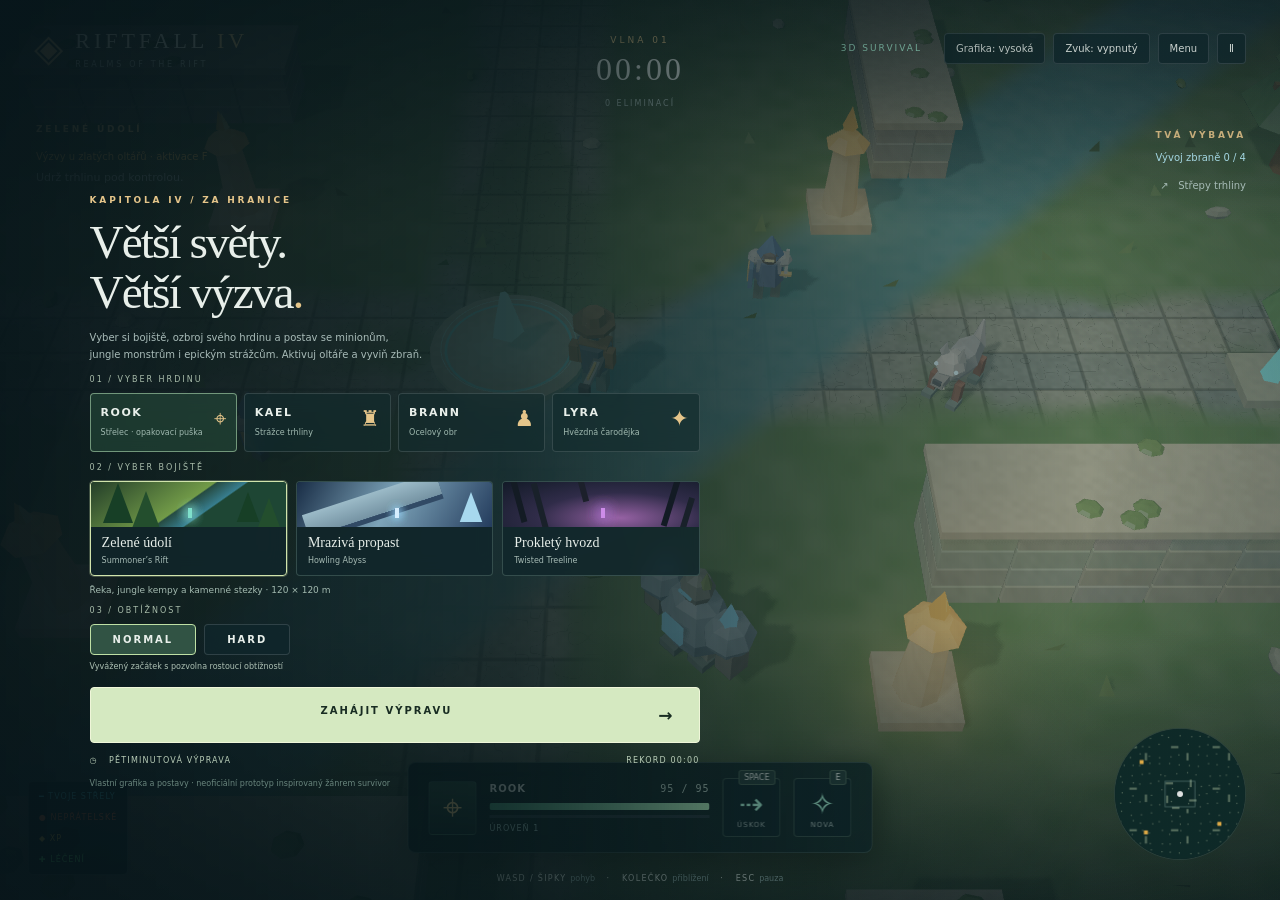
<file: riftfall-v4/riftfall-v4.html>
<!doctype html><html lang="cs"><head><meta charset="utf-8"><meta name="viewport" content="width=device-width,initial-scale=1,viewport-fit=cover"><meta name="description" content="RIFTFALL IV – samostatná 3D survival aréna v zarostlé citadele."><title>RIFTFALL IV — Beyond the Rift</title><style>
:root{color-scheme:dark;--mint:#a5efd2;--gold:#e5c58a;--muted:#9fafb5;--line:#ffffff22}*{box-sizing:border-box}html,body{margin:0;height:100%;overflow:hidden;background:#0c1b22;color:#e8efea;font:13px system-ui,Arial,sans-serif}button,a{-webkit-tap-highlight-color:transparent}button{color:inherit;font:inherit;cursor:pointer;border:1px solid var(--line);border-radius:4px;background:#10272cbb;padding:10px 14px;backdrop-filter:blur(10px)}button:hover{border-color:var(--mint);background:#264d46}button:focus-visible,a:focus-visible{outline:2px solid var(--gold);outline-offset:4px}button:disabled{opacity:.65;cursor:default}#scene{display:block;width:100%;height:100%;touch-action:none}.vignette{position:fixed;inset:0;pointer-events:none;background:linear-gradient(#05121899,transparent 25%,transparent 70%,#041218a0),radial-gradient(ellipse,transparent 50%,#04111870)}header{position:absolute;top:0;left:0;right:0;padding:26px 34px;display:flex;justify-content:space-between;align-items:center;gap:20px}.brand{display:flex;gap:12px;align-items:center;color:var(--gold);text-decoration:none;font-size:38px}.brand>span{color:#edf1e7;font-family:Georgia,serif;letter-spacing:4px;font-size:22px}.brand b{color:var(--gold);font-weight:400}.brand small{display:block;font:8px system-ui;letter-spacing:2.7px;color:#c0d0cc;margin-top:6px}.top-right{display:flex;gap:8px;align-items:center}.top-right button{font-size:10px;padding:9px 11px}.tag{font-size:9px;letter-spacing:2px;color:var(--mint);margin-right:14px}.objective{position:absolute;top:120px;left:36px;font-size:11px;line-height:2;color:#c3d3cf}.eyebrow{font-size:9px;letter-spacing:2.8px;color:var(--gold);font-weight:600}.topstats{position:absolute;top:35px;left:50%;transform:translateX(-50%);text-align:center;pointer-events:none}.topstats>div{font-size:9px;color:var(--gold);letter-spacing:3px}.topstats strong{display:block;font:32px Georgia,serif;letter-spacing:3px;margin:6px}.topstats small{font-size:8px;letter-spacing:2px;color:#b8cdc7}#bossHud{position:absolute;top:118px;left:32%;width:36%;text-align:center}#bossHud small{font-size:9px;letter-spacing:3px;color:#ffc0bd}#bossHud>div{height:5px;background:#2b1425;margin-top:10px}#bossHealth{height:100%;display:block;background:#ed929d}#build{position:absolute;right:34px;top:130px;text-align:right;pointer-events:none}#buildList{margin-top:12px;line-height:2.2;font-size:10px;color:#bfd4ce}.hud{position:absolute;bottom:47px;left:50%;transform:translateX(-50%);display:flex;align-items:center;gap:13px;padding:15px 20px;border:1px solid #b4d2c52c;background:linear-gradient(110deg,#0b1c21ef,#122a2bdd);border-radius:8px;box-shadow:0 8px 35px #0006}.hero-icon{width:48px;height:54px;display:flex;align-items:center;justify-content:center;font-size:34px;color:var(--gold);background:linear-gradient(#29483d,#122829);border:1px solid #5a82734d;border-radius:4px}.vitals{width:220px}.vital-title{display:flex;justify-content:space-between;font-size:10px;letter-spacing:1px}.vital-title span{color:#bdd5c9;font:10px monospace}.health{height:7px;background:#48272e;margin-top:9px;border-radius:2px;overflow:hidden}.health i{height:100%;display:block;width:100%;background:linear-gradient(90deg,#499c7d,#b3efbe);transition:width .1s}.experience{height:3px;background:#28383f;margin-top:5px}.experience i{display:block;height:100%;width:0;background:#86b6e9}.vitals>small{display:block;font-size:8px;letter-spacing:1px;color:#a0c4c2;margin-top:6px}.skill{width:58px;height:59px;padding:4px;position:relative;border-color:#7e9c8555;flex-shrink:0}.skill>span{font-size:29px;color:var(--mint)}.skill kbd{position:absolute;top:-9px;right:4px;padding:2px 5px;background:#243e3b;border:1px solid #627e6a88;border-radius:3px;font:8px system-ui}.skill small{display:block;font-size:7px;letter-spacing:1px;color:#a6b9b5}.hint{position:absolute;bottom:17px;width:100%;text-align:center;font-size:8px;letter-spacing:1.3px;color:#d0dcd5;pointer-events:none}.hint span{color:#88a6a4;letter-spacing:0}#minimap{position:absolute;bottom:40px;right:34px;background:#0b1d22ca;border:1px solid #83a98a44;border-radius:50%;width:132px;height:132px}#toast{position:absolute;top:24%;left:50%;transform:translateX(-50%);color:#ffe7af;letter-spacing:2px;font-size:13px;text-shadow:0 2px 10px #000;pointer-events:none;text-align:center}#overlay{position:absolute;inset:0;display:flex;align-items:center;background:linear-gradient(90deg,#07151af2,#08181bc9 40%,#08181b22 85%);padding:90px 7% 25px;overflow-y:auto}.menu{max-width:530px;width:100%}h1{font-family:Georgia,serif;font-weight:400;font-size:clamp(40px,4.7vw,68px);line-height:1.06;letter-spacing:-2px;margin:19px 0 22px}h1 span{color:var(--gold)}.menu>p{color:#a9bcb9;line-height:1.9;font-size:12px;margin-bottom:25px}#heroes{display:flex;gap:10px;margin-bottom:7px}.hero{flex:1;text-align:left;padding:13px 14px;background:#132b2ca8}.hero.selected{border-color:#abd6ad99;background:#274c3b94}.hero .symbol{float:right;color:var(--gold);font-size:25px}.hero b{display:block;font-size:11px;letter-spacing:1.5px}.hero small{display:block;font-size:9px;color:#9fb8af;margin-top:8px}.primary{margin-top:14px;padding:17px 24px;background:#d5e9c1;color:#182c22;border:1px solid #eff6d9;font-size:10px;letter-spacing:2px;font-weight:700;width:100%;backdrop-filter:none}.primary:hover{background:#f2f6d2;color:#182c22}.primary span{float:right;font-size:17px}.menu-bottom{display:flex;justify-content:space-between;gap:10px;font-size:8px;letter-spacing:1.2px;color:#b8ccb7;margin-top:19px}.disclaimer{font-size:8px;color:#69857d;margin-top:24px;line-height:1.8}.modal{margin:auto;max-width:750px;text-align:center;width:100%;background:#0b2026eb;padding:36px;border:1px solid #8faea54d;border-radius:8px}.modal h2{font:36px Georgia,serif;margin:12px 0}.modal p{color:#a5bbb6;line-height:1.8}.cards{display:flex;gap:12px;margin:25px 0 5px}.cards button{flex:1;padding:24px 14px;text-align:left}.cards b{display:block;color:#dbedca;font:18px Georgia,serif;margin:15px 0 9px}.cards small{font-size:11px;line-height:1.8;color:#adbfba}.cards em{color:var(--gold);font-style:normal;font-size:27px}.modal .primary{max-width:320px}#touch{display:none;position:absolute;bottom:160px;left:16px;text-align:center}#touch button{width:43px;height:43px;touch-action:none;padding:8px;font-size:19px;background:#0e292a9c}@media(pointer:coarse){#touch{display:block}.hint{display:none}}@media(max-width:900px){header{padding:19px}.brand>span{font-size:17px;letter-spacing:2px}.brand{font-size:30px;gap:8px}.tag{display:none}.topstats{top:90px}.objective{top:110px;left:20px}#build{display:none}#bossHud{top:166px;left:25%;width:50%}#overlay{padding:150px 6% 30px}#minimap{width:90px;height:90px;right:16px;bottom:150px}.hud{bottom:30px;padding:10px;gap:8px}.vitals{width:170px}.hero-icon{width:38px}.skill{width:48px}.hint{bottom:9px;font-size:7px}.top-right{gap:5px}.top-right button{padding:8px;font-size:9px}#toast{top:30%}}@media(max-width:520px){.brand small{font-size:6px;letter-spacing:1.5px}.top-right #quality{display:none}.objective{font-size:9px}.eyebrow{font-size:8px;letter-spacing:2px}.hero-icon{display:none}.vitals{width:150px}.hud{bottom:23px}.menu>p{font-size:11px}h1{font-size:42px}.hero{padding:10px}.hero small{font-size:8px}.hero .symbol{font-size:20px}.menu-bottom{font-size:6px}.modal{padding:20px 15px}.modal h2{font-size:29px}.cards{flex-direction:column;gap:8px}.cards button{padding:12px 15px}.cards b{font-size:17px;margin:0 0 3px}.cards em{float:right}.cards small{font-size:10px}#overlay{padding-top:155px}.topstats strong{font-size:25px}.disclaimer{margin-top:14px}}
/* Chapter III selection screen */
.menu{max-width:610px}h1{font-size:clamp(35px,4vw,53px);margin:12px 0 15px}.menu>p{margin:0 0 17px;font-size:11px}.section-label{font-size:8px;letter-spacing:2px;color:#a8bcaa;margin:14px 0 9px}#heroes{display:grid;grid-template-columns:repeat(4,1fr);gap:7px}.hero{padding:12px 10px}.hero .symbol{font-size:22px}.hero small{font-size:8px;line-height:1.5}#maps{display:grid;grid-template-columns:repeat(3,1fr);gap:9px}.map-card{padding:0 0 10px;overflow:hidden;text-align:left;background:#11262bd9;border:1px solid #69877d66}.map-card.selected{border-color:#d1e4ac;box-shadow:0 0 0 1px #d1e4ac44}.map-card>b,.map-card>small{display:block;padding:0 11px}.map-card>b{font:14px Georgia,serif;margin-top:8px}.map-card>small{font-size:8px;color:#a6bab4;margin-top:5px}.map-art{height:60px;position:relative;overflow:hidden;background:linear-gradient(145deg,#233e29,#729b48 48%,#264b42 49%,#377d8e 60%,#1e4634 61%)}.map-art:before,.map-art:after{content:'';position:absolute;width:0;height:0;border-left:15px solid transparent;border-right:15px solid transparent;border-bottom:40px solid #173f26;bottom:4px;left:12px;filter:drop-shadow(28px 8px 0 #234e2d)}.map-art:after{left:auto;right:23px;bottom:0;transform:scale(.75)}.map-abyss .map-art{background:linear-gradient(120deg,#192d46,#7da4b9 48%,#243c5d)}.map-abyss .map-art:before{width:140px;height:23px;left:5px;bottom:11px;transform:rotate(-18deg);border:0;background:linear-gradient(#9cbbc8,#7593a3);filter:none;box-shadow:0 5px 0 #314a65}.map-abyss .map-art:after{border-bottom-color:#a7d8ee;filter:none;right:6px;bottom:0}.map-treeline .map-art{background:radial-gradient(ellipse at 60% 80%,#9561a3,#302c49 50%,#121a27)}.map-treeline .map-art:before,.map-treeline .map-art:after{border:0;width:6px;height:50px;background:#131b24;transform:rotate(-15deg);box-shadow:19px 15px 0 #19212a,65px -4px 0 #1c202b;filter:none}.map-treeline .map-art:after{transform:rotate(17deg);right:25px}.map-art i{position:absolute;display:block;width:4px;height:10px;background:#7fe0cb;bottom:9px;left:50%;box-shadow:0 0 12px #9dffe7}.map-abyss .map-art i{background:#d6eeff;box-shadow:0 0 10px #9bd9ff}.map-treeline .map-art i{background:#cd8ce9;box-shadow:0 0 15px #ce8aff}#mapDetail{display:block;margin:9px 0 0;font-size:9px;color:#a4bbb1}.menu-bottom{margin-top:13px}.disclaimer{margin-top:12px}.menu .primary{margin-top:12px}#overlay{padding-top:95px;padding-bottom:20px}@media(max-width:650px){#heroes{grid-template-columns:repeat(2,1fr)}.hero .symbol{font-size:20px}.hero{padding:8px 10px}.hero small{margin-top:3px}#maps{gap:5px}.map-art{height:40px}.map-card>b{font-size:11px;padding:0 7px}.map-card>small{font-size:7px;padding:0 7px}.menu h1{font-size:35px;line-height:1.02}.menu>p{font-size:10px}.menu>p br{display:none}#overlay{padding-top:160px;align-items:flex-start}.menu-bottom{font-size:6px}.section-label{margin-top:10px}.modal{margin:auto}}@media(max-height:750px) and (min-width:651px){.menu h1{font-size:35px}.menu>p{margin-bottom:10px}.map-art{height:36px}.hero{padding:9px}.section-label{margin-top:9px}.disclaimer{font-size:7px}.menu-bottom{margin-top:9px}#overlay{align-items:flex-start}}
/* Chapter IV: difficulty, navigation and combat readability. */
#difficulty{display:flex;gap:8px}#difficulty button{padding:9px 22px;font-size:10px;font-weight:bold;letter-spacing:2px}#difficulty button.selected{border-color:#bfe0a5;background:#315344}#difficulty button:last-child.selected{border-color:#ff936b;color:#ffc0a0;background:#582b27}#difficultyInfo{display:block;font-size:8px;color:#adc0b3;margin-top:7px;min-height:13px}.secondary{display:block;margin:12px auto 0;max-width:320px;width:100%;font-size:10px;letter-spacing:1px}.legend{position:absolute;left:28px;bottom:25px;display:flex;gap:12px;flex-direction:column;font-size:8px;letter-spacing:1px;padding:10px;background:#071b20d9;border:1px solid #abc9bd33;border-radius:5px;pointer-events:none}.friendly{color:#50e9ff}.enemy{color:#ff7442}.xp-legend{color:#ffd34c}.heal-legend{color:#62ff88}#challengeStatus{color:#ffcd72;font-size:10px;margin-top:9px}#evolutionStatus{font-size:10px;color:#bbf3ff;margin:12px 0}.interact{position:absolute;left:50%;bottom:145px;transform:translateX(-50%);font-size:11px;color:#ffe1a1;border-color:#f5ce7e99;background:#1e2827eb}.menu .section-label{margin-top:11px}.menu h1{font-size:clamp(33px,3.7vw,48px);margin-bottom:12px}.menu>p{font-size:10px;line-height:1.7;margin-bottom:12px}.menu .map-art{height:45px}#overlay{padding-top:105px;padding-bottom:18px}@media(max-width:900px){.legend{left:15px;bottom:150px;font-size:7px;gap:7px;padding:8px}#touch{bottom:245px}.top-right button{padding:7px}.brand>span{font-size:15px}.top-right #quality{display:none}.objective{top:155px;font-size:8px}.topstats{top:85px}.interact{bottom:138px}}@media(max-width:650px){#overlay{padding-top:150px}.menu h1{font-size:30px}.menu .map-art{height:32px}.menu .hero{padding:7px 9px}.menu-bottom{font-size:6px}.disclaimer{margin-top:8px}.legend{bottom:150px}.objective{max-width:47%;line-height:1.6}#challengeStatus{font-size:8px}.menu .section-label{margin-top:8px}#difficulty button{padding:8px 18px}}@media(max-height:800px) and (min-width:651px){.menu h1{font-size:32px;margin:6px 0}.menu .map-art{height:30px}.menu .hero{padding:8px}.menu>p{margin-bottom:8px}.menu .section-label{margin-top:8px}.menu-bottom{margin-top:9px}.menu .primary{padding:13px 20px}#overlay{align-items:flex-start}.disclaimer{font-size:7px}}

</style></head><body>
<canvas id="scene" aria-label="3D herní aréna, pohyb WASD nebo šipkami"></canvas><div class="vignette"></div>
<header><a class="brand" href="#" id="brand">◈ <span>RIFTFALL <b>IV</b><small>REALMS OF THE RIFT</small></span></a><div class="top-right"><span class="tag">3D SURVIVAL</span><button id="quality">Grafika: vysoká</button><button id="sound">Zvuk: vypnutý</button><button id="exit">Menu</button><button id="pause" aria-label="Pozastavit hru">Ⅱ</button></div></header>
<section class="objective"><div class="eyebrow"><span id="mapTitle">ZELENÉ ÚDOLÍ</span></div><div id="challengeStatus"></div><div id="objective">Udrž trhlinu pod kontrolou.</div></section>
<div class="topstats"><div id="wave">VLNA 01</div><strong id="timer">00:00</strong><small id="kills">0 ELIMINACÍ</small></div>
<div id="bossHud" hidden><small id="bossLabel">EPICKÝ STRÁŽCE</small><div><i id="bossHealth"></i></div></div>
<aside id="build"><div class="eyebrow">TVÁ VÝBAVA</div><div id="evolutionStatus">Vývoj zbraně 0 / 4</div><div id="buildList">↗ &nbsp; Střepy trhliny</div></aside>
<div class="hud"><div class="hero-icon" id="heroIcon">♜</div><div class="vitals"><div class="vital-title"><b id="heroName">KAEL</b><span id="hpText">110 / 110</span></div><div class="health"><i id="hpBar"></i></div><div class="experience"><i id="xpBar"></i></div><small id="xpText">ÚROVEŇ 1</small></div><button class="skill" id="dash"><span>⇢</span><kbd>SPACE</kbd><small>ÚSKOK</small></button><button class="skill" id="nova"><span>✧</span><kbd>E</kbd><small>NOVA</small></button></div>
<div class="hint">WASD / ŠIPKY <span>pohyb</span> &nbsp; · &nbsp; KOLEČKO <span>přiblížení</span> &nbsp; · &nbsp; ESC <span>pauza</span></div>
<div id="toast" role="status" aria-live="polite"></div><canvas id="minimap" width="132" height="132" aria-label="Minimapa s překážkami"></canvas>
<div class="legend"><span class="friendly">━ TVOJE STŘELY</span><span class="enemy">● NEPŘÁTELSKÉ</span><span class="xp-legend">◆ XP</span><span class="heal-legend">✚ LÉČENÍ</span></div><button id="interact" class="interact">F · VÝZVA</button><div id="touch"><button data-key="arrowup">↑</button><div><button data-key="arrowleft">←</button><button data-key="arrowdown">↓</button><button data-key="arrowright">→</button></div></div>
<div id="overlay"><div class="menu"><div class="eyebrow">KAPITOLA IV / ZA HRANICE</div><h1>Větší světy.<br>Větší výzva<span>.</span></h1><p>Vyber si bojiště, ozbroj svého hrdinu a postav se minionům,<br>jungle monstrům i epickým strážcům. Aktivuj oltáře a vyviň zbraň.</p><div class="section-label">01 / VYBER HRDINU</div><div id="heroes"></div><div class="section-label">02 / VYBER BOJIŠTĚ</div><div id="maps"></div><small id="mapDetail"></small><div class="section-label">03 / OBTÍŽNOST</div><div id="difficulty"></div><small id="difficultyInfo"></small><button class="primary" id="start">ZAHÁJIT VÝPRAVU <span>→</span></button><div class="menu-bottom"><span>◷ &nbsp; PĚTIMINUTOVÁ VÝPRAVA</span><span id="record">REKORD 00:00</span></div><div class="disclaimer">Vlastní grafika a postavy · neoficiální prototyp inspirovaný žánrem survivor</div></div></div>
<script>
'use strict';
/* Native WebGL2 renderer; no network, libraries or external assets. */
const RF={};
(()=>{
const canvas=document.getElementById('scene');
const gl=canvas.getContext('webgl2',{antialias:true,alpha:false,powerPreference:'high-performance'});
if(!gl){document.getElementById('overlay').innerHTML='<div class="modal"><h2>3D grafika není dostupná</h2><p>Otevři soubor v aktuálním Chrome nebo Edge se zapnutou hardwarovou akcelerací. Hra vyžaduje WebGL 2.</p></div>';throw Error('WebGL2 unavailable')}
const VS=`#version 300 es
precision highp float;
layout(location=0) in vec3 position;layout(location=1) in vec3 normal;layout(location=2) in vec3 color;layout(location=3) in float material;
uniform mat4 pv;uniform mat4 lightPV;out vec3 P;out vec3 N;out vec3 C;out float M;out vec4 SP;
void main(){P=position;N=normal;C=color;M=material;SP=lightPV*vec4(position,1.);gl_Position=pv*vec4(position,1.);}`;
const FS=`#version 300 es
precision highp float;
in vec3 P;in vec3 N;in vec3 C;in float M;in vec4 SP;uniform vec3 eye;uniform sampler2D shadowMap;uniform bool shadows;uniform int biome;uniform vec2 torchPositions[4];out vec4 frag;
float hash(vec2 p){return fract(sin(dot(p,vec2(127.1,311.7)))*43758.5453);}
float noise(vec2 p){vec2 i=floor(p),f=fract(p);f=f*f*(3.-2.*f);return mix(mix(hash(i),hash(i+vec2(1,0)),f.x),mix(hash(i+vec2(0,1)),hash(i+vec2(1)),f.x),f.y);}
void main(){
vec3 n=normalize(N),c=C;float rough=1.;
if(M<-.5){vec2 q=P.xz*.85;vec2 tile=floor(q);vec2 f=fract(q);float edge=min(min(f.x,1.-f.x),min(f.y,1.-f.y));float grain=noise(P.xz*9.);float moss=smoothstep(.53,.8,noise(P.xz*.42)+noise(P.xz*2.)*.14);
c=mix(vec3(.15,.20,.20),vec3(.24,.28,.24),hash(tile));c*=.88+grain*.22;c=mix(c,vec3(.09,.17,.075),moss*.78);c*=mix(.54,1.,smoothstep(.016,.055,edge));float crack=abs(noise(P.xz*4.)-.49);c*=mix(.70,1.,smoothstep(.005,.02,crack));
if(biome==0){float river=1.-smoothstep(1.9,3.5,abs(P.x+P.z-5.));float path=1.-smoothstep(1.3,2.5,min(abs(P.x),abs(P.z)));c=mix(vec3(.08,.18,.065)+noise(P.xz*2.)*.035,c,path);c=mix(c,vec3(.055,.21,.25)+noise(P.xz*3.)*.025,river*.9);}
if(biome==1){float ice=smoothstep(.4,.8,noise(P.xz*.35));c=mix(vec3(.55,.64,.7),vec3(.19,.35,.46),ice*.65);c*=.9+grain*.12;c*=mix(.68,1.,smoothstep(.008,.04,edge));}
if(biome==2){float path=1.-smoothstep(1.,2.7,min(abs(P.x+P.z*.4),abs(P.x-P.z*.6)));c=mix(vec3(.07,.095,.075),vec3(.19,.14,.20),path);c*=.85+grain*.22;float corruption=smoothstep(.5,.85,noise(P.xz*.3));c+=vec3(.045,.0,.06)*corruption;}
rough=.9;
}else if(M<.1){c*=.92+noise(P.xz*7.+P.y*3.)*.15;}
vec3 l=normalize(vec3(-.6,1.,.45));float diffuse=max(0.,dot(n,l));
float shadow=1.;if(shadows&&M<.9){vec3 s=SP.xyz/SP.w*.5+.5;if(s.x>0.&&s.x<1.&&s.y>0.&&s.y<1.){float blocked=0.;float bias=max(.0012,.003*(1.-diffuse));for(int x=-1;x<=1;x++)for(int y=-1;y<=1;y++){float d=texture(shadowMap,s.xy+vec2(float(x),float(y))/2048.).r;blocked+=s.z-bias>d?1.:0.;}shadow=1.-blocked/9.*.68;}}
vec3 ambient=mix(vec3(.19,.24,.25),vec3(.37,.43,.40),n.y*.5+.5);vec3 lit=c*(ambient+vec3(1.,.90,.70)*diffuse*shadow*.82);
vec3 view=normalize(eye-P),halfway=normalize(l+view);float spec=pow(max(0.,dot(n,halfway)),28.)*.12*shadow;lit+=spec;
float torch=0.;for(int i=0;i<4;i++)torch+=2.4/(1.+dot(P.xz-torchPositions[i],P.xz-torchPositions[i])*1.4);lit+=c*vec3(1.,.45,.13)*torch;
float rift=2.4/(1.+dot(P.xz,P.xz)*.75);lit+=c*vec3(.12,.7,.67)*rift;
if(M>.9)lit=c*1.65;float fog=1.-exp(-distance(eye,P)*.004);lit=mix(lit,(biome==1?vec3(.13,.22,.32):biome==2?vec3(.065,.065,.12):vec3(.08,.17,.14)),fog);lit=lit/(lit+vec3(.8));lit=pow(lit,vec3(1./2.2));frag=vec4(lit,1.);
}`;
const DVS=`#version 300 es
precision highp float;layout(location=0)in vec3 position;uniform mat4 pv;void main(){gl_Position=pv*vec4(position,1.);}`;
const DFS=`#version 300 es
precision highp float;void main(){}`;
function shader(type,source){const s=gl.createShader(type);gl.shaderSource(s,source);gl.compileShader(s);if(!gl.getShaderParameter(s,gl.COMPILE_STATUS))throw Error(gl.getShaderInfoLog(s));return s}
function program(v,f){const p=gl.createProgram();gl.attachShader(p,shader(gl.VERTEX_SHADER,v));gl.attachShader(p,shader(gl.FRAGMENT_SHADER,f));gl.linkProgram(p);if(!gl.getProgramParameter(p,gl.LINK_STATUS))throw Error(gl.getProgramInfoLog(p));return p}
const main=program(VS,FS),depth=program(DVS,DFS);
const sub=(a,b)=>a.map((v,i)=>v-b[i]),dot=(a,b)=>a.reduce((s,v,i)=>s+v*b[i],0),cross=(a,b)=>[a[1]*b[2]-a[2]*b[1],a[2]*b[0]-a[0]*b[2],a[0]*b[1]-a[1]*b[0]],norm=a=>{const d=Math.hypot(...a)||1;return a.map(v=>v/d)};
function multiply(a,b){const o=new Float32Array(16);for(let c=0;c<4;c++)for(let r=0;r<4;r++)for(let k=0;k<4;k++)o[c*4+r]+=a[k*4+r]*b[c*4+k];return o}
function lookAt(eye,at){const z=norm(sub(eye,at)),x=norm(cross([0,1,0],z)),y=cross(z,x);return new Float32Array([x[0],y[0],z[0],0,x[1],y[1],z[1],0,x[2],y[2],z[2],0,-dot(x,eye),-dot(y,eye),-dot(z,eye),1])}
function perspective(fov,aspect,near,far){const f=1/Math.tan(fov/2);return new Float32Array([f/aspect,0,0,0,0,f,0,0,0,0,(far+near)/(near-far),-1,0,0,2*far*near/(near-far),0])}
function ortho(l,r,b,t,n,f){return new Float32Array([2/(r-l),0,0,0,0,2/(t-b),0,0,0,0,-2/(f-n),0,-(r+l)/(r-l),-(t+b)/(t-b),-(f+n)/(f-n),1])}
class Builder{
 constructor(){this.v=[]}
 tri(a,b,c,color,mat=0){const n=norm(cross(sub(b,a),sub(c,a)));for(const p of [a,b,c])this.v.push(...p,...n,...color,mat)}
 quad(a,b,c,d,color,mat=0){this.tri(a,b,c,color,mat);this.tri(a,c,d,color,mat)}
 box(x,y,z,sx,sy,sz,color,mat=0){const a=x-sx/2,b=x+sx/2,c=y-sy/2,d=y+sy/2,e=z-sz/2,f=z+sz/2;this.quad([a,c,f],[b,c,f],[b,d,f],[a,d,f],color,mat);this.quad([b,c,e],[a,c,e],[a,d,e],[b,d,e],color,mat);this.quad([b,c,f],[b,c,e],[b,d,e],[b,d,f],color,mat);this.quad([a,c,e],[a,c,f],[a,d,f],[a,d,e],color,mat);this.quad([a,d,f],[b,d,f],[b,d,e],[a,d,e],color,mat);this.quad([a,c,e],[b,c,e],[b,c,f],[a,c,f],color,mat)}
 cone(x,y,z,r,h,color,sides=7,top=0,mat=0){for(let i=0;i<sides;i++){const a=i*Math.PI*2/sides,b=(i+1)*Math.PI*2/sides;const p=[x+Math.cos(a)*r,y,z+Math.sin(a)*r],q=[x+Math.cos(b)*r,y,z+Math.sin(b)*r],u=[x+Math.cos(a)*top,y+h,z+Math.sin(a)*top],v=[x+Math.cos(b)*top,y+h,z+Math.sin(b)*top];this.quad(q,p,u,v,color,mat);this.tri([x,y+h,z],v,u,color,mat);this.tri([x,y,z],p,q,color,mat)}}
 sphere(x,y,z,sx,sy,sz,color,mat=0){const n=7,m=4;for(let j=0;j<m;j++)for(let i=0;i<n;i++){const point=(u,v)=>{const a=u*Math.PI*2/n,b=v*Math.PI/m;return[x+Math.cos(a)*Math.sin(b)*sx,y+Math.cos(b)*sy,z+Math.sin(a)*Math.sin(b)*sz]};this.quad(point(i,j),point(i+1,j),point(i+1,j+1),point(i,j+1),color,mat)}}
 ring(x,y,z,r,width,color,mat=1,sides=40){for(let i=0;i<sides;i++){const a=i*Math.PI*2/sides,b=(i+1)*Math.PI*2/sides;this.quad([x+Math.cos(a)*r,y,z+Math.sin(a)*r],[x+Math.cos(b)*r,y,z+Math.sin(b)*r],[x+Math.cos(b)*(r+width),y,z+Math.sin(b)*(r+width)],[x+Math.cos(a)*(r+width),y,z+Math.sin(a)*(r+width)],color,mat)}}
 add(model,x,y,z,angle=0,scale=1){const c=Math.cos(angle),s=Math.sin(angle),v=model.v;for(let i=0;i<v.length;i+=10){this.v.push(x+(v[i]*c+v[i+2]*s)*scale,y+v[i+1]*scale,z+(-v[i]*s+v[i+2]*c)*scale,v[i+3]*c+v[i+5]*s,v[i+4],-v[i+3]*s+v[i+5]*c,v[i+6],v[i+7],v[i+8],v[i+9])}}
}
function buffer(){const vao=gl.createVertexArray(),vbo=gl.createBuffer();gl.bindVertexArray(vao);gl.bindBuffer(gl.ARRAY_BUFFER,vbo);for(let i=0;i<4;i++){gl.enableVertexAttribArray(i);gl.vertexAttribPointer(i,i===3?1:3,gl.FLOAT,false,40,i*12)}return{vao,vbo,count:0}}
const stat=buffer(),dyn=buffer();
function upload(target,b,usage){gl.bindBuffer(gl.ARRAY_BUFFER,target.vbo);gl.bufferData(gl.ARRAY_BUFFER,new Float32Array(b.v),usage);target.count=b.v.length/10}
const shadow=gl.createTexture();gl.bindTexture(gl.TEXTURE_2D,shadow);gl.texImage2D(gl.TEXTURE_2D,0,gl.DEPTH_COMPONENT24,2048,2048,0,gl.DEPTH_COMPONENT,gl.UNSIGNED_INT,null);gl.texParameteri(gl.TEXTURE_2D,gl.TEXTURE_MIN_FILTER,gl.NEAREST);gl.texParameteri(gl.TEXTURE_2D,gl.TEXTURE_MAG_FILTER,gl.NEAREST);gl.texParameteri(gl.TEXTURE_2D,gl.TEXTURE_WRAP_S,gl.CLAMP_TO_EDGE);gl.texParameteri(gl.TEXTURE_2D,gl.TEXTURE_WRAP_T,gl.CLAMP_TO_EDGE);const fbo=gl.createFramebuffer();gl.bindFramebuffer(gl.FRAMEBUFFER,fbo);gl.framebufferTexture2D(gl.FRAMEBUFFER,gl.DEPTH_ATTACHMENT,gl.TEXTURE_2D,shadow,0);gl.drawBuffers([gl.NONE]);gl.readBuffer(gl.NONE);const shadowOK=gl.checkFramebufferStatus(gl.FRAMEBUFFER)===gl.FRAMEBUFFER_COMPLETE;gl.bindFramebuffer(gl.FRAMEBUFFER,null);
const lightPV=multiply(ortho(-42,42,-42,42,1,130),lookAt([-35,60,30],[0,0,0]));
const loc={pv:gl.getUniformLocation(main,'pv'),lightPV:gl.getUniformLocation(main,'lightPV'),eye:gl.getUniformLocation(main,'eye'),shadows:gl.getUniformLocation(main,'shadows'),torches:gl.getUniformLocation(main,'torchPositions[0]'),biome:gl.getUniformLocation(main,'biome'),shadowMap:gl.getUniformLocation(main,'shadowMap'),depthPV:gl.getUniformLocation(depth,'pv')};
let quality=true,biome=0,torches=[-8,-5,8,-5,-8,6,8,6];
function render(b,eye,target){const tx=Math.round(target[0]*8)/8,tz=Math.round(target[2]*8)/8;const lightPV=multiply(ortho(-34,34,-34,34,1,130),lookAt([tx-35,60,tz+30],[tx,0,tz]));const ratio=Math.min(devicePixelRatio||1,quality?1.7:1);const w=Math.round(canvas.clientWidth*ratio),h=Math.round(canvas.clientHeight*ratio);if(canvas.width!==w||canvas.height!==h){canvas.width=w;canvas.height=h}upload(dyn,b,gl.DYNAMIC_DRAW);gl.enable(gl.DEPTH_TEST);gl.disable(gl.CULL_FACE);
function draw(){for(const v of[stat,dyn]){gl.bindVertexArray(v.vao);gl.drawArrays(gl.TRIANGLES,0,v.count)}}
if(quality&&shadowOK){gl.bindFramebuffer(gl.FRAMEBUFFER,fbo);gl.viewport(0,0,2048,2048);gl.clear(gl.DEPTH_BUFFER_BIT);gl.useProgram(depth);gl.uniformMatrix4fv(loc.depthPV,false,lightPV);gl.enable(gl.POLYGON_OFFSET_FILL);gl.polygonOffset(1,1);draw();gl.disable(gl.POLYGON_OFFSET_FILL)}
gl.bindFramebuffer(gl.FRAMEBUFFER,null);gl.viewport(0,0,w,h);gl.clearColor(.08,.15,.18,1);gl.clear(gl.COLOR_BUFFER_BIT|gl.DEPTH_BUFFER_BIT);gl.useProgram(main);const pv=multiply(perspective(.66,w/h,.2,150),lookAt(eye,target));gl.uniformMatrix4fv(loc.pv,false,pv);gl.uniformMatrix4fv(loc.lightPV,false,lightPV);gl.uniform3fv(loc.eye,eye);gl.uniform1i(loc.shadows,quality&&shadowOK);gl.uniform1i(loc.biome,biome);gl.uniform2fv(loc.torches,torches);gl.activeTexture(gl.TEXTURE0);gl.bindTexture(gl.TEXTURE_2D,shadow);gl.uniform1i(loc.shadowMap,0);draw();
}
Object.assign(RF,{Builder,render,setStatic:b=>upload(stat,b,gl.STATIC_DRAW),setQuality:q=>quality=q,setBiome:i=>biome=i,setTorches:v=>torches=v.flat(),math:{multiply,lookAt,perspective,ortho},shaders:{VS,FS,DVS,DFS}});
})();

</script><script>
'use strict';
(()=>{
const B=RF.Builder;
const maps=[
{id:'rift',name:'Zelené údolí',inspiration:'Summoner’s Rift',subtitle:'Řeka, jungle kempy a kamenné stezky',boss:'VAELTHAR · STAROBYLÝ DRAK',bossModel:'dragon',color:'#93dba0',obstacles:[[-10,-10,7,2,1.5],[10,-10,2,7,1.5],[-12,5,2,7,1.8],[12,6,7,2,1.8],[-4,13,7,2,1.5],[7,16,2,4,2.3]],torches:[[-7,-5],[8,-5],[-8,7],[8,9]]},
{id:'abyss',name:'Mrazivá propast',inspiration:'Howling Abyss',subtitle:'Zasněžený most nad ledovou propastí',boss:'SKAAL · LEDOVÝ LEVIATAN',bossModel:'frost',color:'#9cd6ff',obstacles:[[-7,-13,3,2,1.4],[7,-7,3,2,1.7],[-7,5,3,2,1.6],[7,12,3,2,1.6],[0,17,3,2,1.1]],torches:[[-9,-16],[9,-16],[-9,13],[9,13]]},
{id:'treeline',name:'Prokletý hvozd',inspiration:'Twisted Treeline',subtitle:'Mrtvé stromy, mlha a prokleté oltáře',boss:'MORGAATH · PAVOUČÍ MATKA',bossModel:'spider',color:'#c3a1ec',obstacles:[[-9,-8,6,2,1.3],[9,-9,2,6,1.5],[-10,8,2,6,1.7],[9,9,6,2,1.4],[0,16,5,2,1.4],[-17,-16,3,3,2.5],[17,16,3,3,2.5]],torches:[[-6,-5],[7,-5],[-7,7],[7,8]]}
];
function build(index){
const cfg=maps[index],b=new B(),obs=cfg.obstacles.map(([x,z,w,d,h])=>({x,z,w,d,h}));let seed=180+index;const rnd=()=>{seed=(Math.imul(seed,1664525)+1013904223)>>>0;return seed/4294967296},r=(a,c)=>a+rnd()*(c-a);
// Populate the expanded outer regions without scaling character-sized props.
if(index===1){for(const z of[-46,-30,32,47]){obs.push({x:z<0?-12:12,z,w:5,d:2.5,h:1.8});obs.push({x:z<0?12:-12,z:z+5,w:3,d:3,h:2.2})}}else{for(const x of[-39,0,39])for(const z of[-39,0,39]){if(!x&&!z)continue;obs.push({x:x-5,z:z-5,w:7,d:2,h:1.7},{x:x+7,z:z+4,w:2,d:7,h:2})}}
const stone=index===1?[.32,.4,.49]:index===2?[.19,.19,.25]:[.31,.36,.29],cap=index===1?[.72,.82,.88]:index===2?[.32,.28,.36]:[.46,.48,.37],moss=index===2?[.17,.12,.24]:[.15,.27,.10];
const free=(x,z,margin=.6)=>Math.hypot(x,z)>3&&!obs.some(o=>Math.abs(x-o.x)<o.w/2+margin&&Math.abs(z-o.z)<o.d/2+margin);
function crystal(x,y,z,col,h=1){b.cone(x,y,z,.25,h,col,5,.04,1)}
function tree(x,z,dead=false){obs.push({x,z,w:1.1,d:1.1,h:3.4,tree:true});b.cone(x,0,z,.4,2.7,dead?[.16,.12,.19]:[.22,.14,.07],7,.18);for(const s of[-1,1]){const branch=new B();branch.cone(0,0,0,.15,1.2,dead?[.23,.18,.28]:[.24,.16,.08],5,.02);b.add(branch,x+s*.3,1.8,z,s*.8);b.box(x+s*.7,2.5,z,.9,.16,.16,dead?[.2,.15,.24]:[.25,.17,.08])}if(dead){b.cone(x,2.7,z,.18,1.7,[.19,.14,.24],5,.02);b.box(x+.45,3,z,.9,.14,.16,[.2,.15,.24])}else{b.cone(x,1.8,z,1.7,2.4,[.10,.24,.10],7,.04);b.cone(x,3,z,1.25,2,[.15,.31,.13],7,.02)}}
if(index===1){b.box(0,-.4,0,39,.75,121,stone);b.quad([-19.2,0,-60],[-19.2,0,60],[19.2,0,60],[19.2,0,-60],stone,-1);obs.push({x:-40.2,z:0,w:42,d:121,h:0,void:true},{x:40.2,z:0,w:42,d:121,h:0,void:true});b.box(-40,-5,0,42,.3,135,[.03,.08,.15]);b.box(40,-5,0,42,.3,135,[.03,.08,.15]);for(const s of[-1,1])for(let z=-60;z<=60;z+=4){b.box(s*19.5,.65,z,.65,1.3,3.8,stone);b.box(s*19.5,1.4,z,1.2,.2,3.9,cap);b.box(s*19.5,1.1,z-1.8,1.2,2.2,1.2,stone);b.cone(s*20,-5,z,1.5,4,[.22,.35,.49],5,.1);if(z%8===0)crystal(s*19.5,2.2,z-1.8,[.3,.7,1],.7)}}else{b.box(0,-.4,0,122,.7,122,stone);b.quad([-60,0,-60],[-60,0,60],[60,0,60],[60,0,-60],stone,-1);for(const s of[-1,1])for(let i=-60;i<=60;i+=3){b.box(s*60,.5,i,.6,1,2.9,stone);b.box(i,.5,s*60,2.9,1,.6,stone)}
const locations=index===0?[[-18,-18],[-14,-17],[-20,-12],[-17,-4],[-19,10],[-14,16],[-8,20],[0,21],[14,18],[19,12],[18,1],[20,-7],[15,-18],[7,-20],[-3,-19]]:[[-18,-18],[-14,-17],[-20,-10],[-17,-2],[-19,10],[-14,17],[-7,20],[2,21],[15,18],[19,10],[18,1],[20,-8],[14,-18],[7,-20],[-4,-19],[-15,12],[15,-3]];for(const[x,z]of locations)tree(x,z,index===2);for(let x=-54;x<=54;x+=9)for(let z=-54;z<=54;z+=9){if(Math.max(Math.abs(x),Math.abs(z))<25)continue;const tx=x+r(-2,2),tz=z+r(-2,2);if(free(tx,tz,2))tree(tx,tz,index===2)}}
for(const o of obs){if(o.tree||o.void)continue;const rows=Math.ceil(o.h/.55),cols=Math.ceil(o.w/1.4);for(let j=0;j<rows;j++)for(let i=0;i<cols;i++)b.box(o.x-o.w/2+(i+.5)*o.w/cols,(j+.5)*.55,o.z,o.w/cols-.06,.49,o.d-.07,stone.map(v=>v+r(-.025,.025)));b.box(o.x,rows*.55+.05,o.z,o.w+.2,.2,o.d+.15,cap);if(index!==1)for(let i=0;i<6;i++)b.sphere(o.x+r(-o.w/2,o.w/2),rows*.55+.18,o.z+r(-o.d/2,o.d/2),.26,.08,.24,moss)}
for(const[x,z]of cfg.torches){obs.push({x,z,w:1.2,d:1.2,h:2.4,torch:true});b.box(x,.15,z,1.5,.3,1.5,stone);b.cone(x,.3,z,.45,1.9,stone,8,.32);b.cone(x,2.2,z,.55,.25,[.62,.42,.17],7,.28)}
for(let i=0;i<650;i++){const x=r(index===1?-18:-59,index===1?18:59),z=r(-59,59);if(!free(x,z,.3))continue;if(index===1){if(rnd()<.5)b.sphere(x,.1,z,r(.2,.5),.12,r(.2,.5),cap);else if(Math.abs(x)>16)crystal(x,.05,z,[.33,.67,.85],r(.3,.8))}else if(rnd()<.55){const a=r(0,6.28),h=r(.2,.5);b.tri([x-.15,0,z],[x+.15,0,z],[x+Math.sin(a)*.2,h,z+Math.cos(a)*.2],moss)}else b.sphere(x,.1,z,r(.12,.35),r(.08,.2),r(.12,.35),rnd()<.5?stone:moss)}
for(const[x,z]of(index===1?[[-8,-20],[8,20]]:[[-17,-7],[17,1],[-9,18],[14,-19]])){b.box(x,.12,z,1.5,.24,1.5,stone);crystal(x,.25,z,index===2?[.53,.2,.8]:[.13,.7,.64],1.1)}
if(index===2)for(const[x,z]of[[-15,0],[15,0]]){b.cone(x,.05,z,1.8,.25,stone,12,1.8);b.ring(x,.32,z,1.4,.09,[.58,.19,.75]);crystal(x,.3,z,[.6,.21,.9],1.1)}
b.cone(0,.03,0,1.8,.15,stone,24,1.8);b.ring(0,.2,0,1.4,.06,index===2?[.6,.2,.8]:[.12,.7,.65]);RF.setStatic(b);RF.setBiome(index);RF.setTorches(cfg.torches);return{cfg,obstacles:obs,world:b};
}
RF.maps=maps;RF.buildMap=build;
})();

</script><script>
'use strict';
RF.extendModels=(models,make,C)=>{
models.gunner=make(b=>{b.cone(0,.55,0,.34,.75,[.13,.18,.23],6,.4);b.box(0,1.05,0,.68,.55,.44,[.28,.18,.11]);b.box(0,1.06,.25,.4,.33,.06,[.67,.46,.2]);b.sphere(0,1.62,0,.23,.26,.22,[.71,.52,.37]);b.cone(0,1.78,0,.48,.1,[.21,.15,.1],8,.48);b.cone(0,1.87,0,.29,.26,[.28,.19,.12],8,.24);b.box(0,1.6,.22,.34,.09,.04,[.12,.17,.19]);b.box(-.4,1.05,.16,.2,.45,.23,[.28,.18,.11]);b.box(.4,1.05,.16,.2,.45,.23,[.28,.18,.11]);b.box(.2,1,.35,.24,.22,.6,[.15,.18,.2]);b.box(.2,1.08,.85,.14,.14,.8,[.35,.4,.43]);b.box(.2,1.09,1.28,.23,.23,.13,[.08,.10,.12]);b.box(.2,1.18,.8,.05,.08,.5,C.gold);b.box(.2,.88,.35,.14,.28,.2,[.17,.12,.08]);b.box(-.36,.75,-.12,.18,.3,.18,C.gold)});
models.minion=make(b=>{b.cone(0,.48,0,.37,.6,[.13,.21,.39],6,.3);b.box(0,.98,0,.58,.37,.39,[.35,.43,.55]);b.cone(0,1.25,0,.33,.48,[.12,.24,.49],6,.03);b.sphere(0,1.25,.18,.22,.17,.17,[.18,.16,.16]);b.box(0,1.29,.34,.22,.055,.03,[.93,.8,.3],1);b.box(-.4,.8,.2,.1,.58,.52,[.13,.25,.47]);b.box(-.46,.84,.21,.05,.39,.32,C.gold);b.box(.4,1.08,.12,.08,.8,.07,[.64,.7,.71]);b.box(.4,.76,.12,.28,.06,.12,C.gold);b.sphere(-.32,1.1,0,.21,.16,.23,[.47,.53,.58]);b.sphere(.32,1.1,0,.21,.16,.23,[.47,.53,.58])});
models.caster=make(b=>{b.cone(0,.15,0,.52,.85,[.28,.10,.32],7,.23);b.cone(0,1,0,.35,.58,[.39,.13,.41],7,.02);b.sphere(0,1.15,.18,.2,.17,.17,[.12,.11,.19]);b.box(0,1.18,.33,.22,.045,.03,[.88,.48,1],1);b.box(0,.7,.29,.35,.09,.08,C.gold);b.box(.43,.95,.1,.055,1.45,.055,C.gold);b.cone(.43,1.68,.1,.17,.35,[.76,.3,1],5,0,1);b.cone(-.34,.55,0,.19,.5,[.28,.1,.34],5,.08)});
models.cannon=make(b=>{b.box(0,.57,0,.9,.32,1.2,[.26,.16,.10]);b.box(0,.79,0,.9,.2,.72,[.21,.27,.35]);b.box(0,1,.3,.46,.4,1.3,[.37,.41,.46]);b.box(0,1,1,.57,.53,.18,[.13,.18,.23]);b.box(0,1,1.1,.29,.25,.02,[.035,.04,.05]);b.box(0,.91,-.45,.4,.3,.28,[.15,.25,.5]);b.cone(0,1.1,-.43,.23,.4,[.18,.29,.57],6);for(const s of[-1,1])for(const z of[-.4,.45]){b.sphere(s*.58,.35,z,.16,.34,.34,[.14,.18,.23]);b.sphere(s*.71,.35,z,.04,.14,.14,C.gold)}});
models.wolf=make(b=>{b.sphere(0,.7,-.1,.38,.37,.78,[.31,.35,.39]);b.sphere(0,.97,.5,.34,.33,.4,[.47,.5,.52]);b.box(0,.82,.86,.28,.2,.45,[.3,.32,.34]);b.box(0,.87,1.08,.19,.1,.07,[.08,.10,.13]);for(const s of[-1,1]){b.cone(s*.2,1.2,.5,.13,.34,[.33,.37,.4],4);b.sphere(s*.24,1.05,.75,.05,.05,.05,[.5,.9,1],1);b.cone(s*.13,.7,1,.04,.13,[.8,.8,.7],4)}b.cone(0,.55,-.9,.19,.7,[.37,.4,.43],6,.03)});
models.gromp=make(b=>{b.sphere(0,.65,0,.82,.6,.85,[.27,.32,.18]);b.sphere(0,.65,.6,.7,.43,.45,[.31,.37,.21]);b.box(0,.48,.96,.9,.13,.08,[.16,.15,.1]);for(const s of[-1,1]){b.sphere(s*.45,1.07,.48,.23,.22,.22,[.34,.4,.23]);b.sphere(s*.45,1.13,.65,.1,.1,.04,[.85,.77,.22],1);b.sphere(s*.72,.25,-.25,.35,.25,.42,[.26,.3,.15]);b.box(s*.6,.15,.54,.3,.13,.45,[.35,.4,.21])}for(let i=0;i<9;i++){const a=i*2.4;b.sphere(Math.cos(a)*.5,.95+(i%2)*.1,Math.sin(a)*.5,.1,.1,.1,[.48,.27,.43])}});
models.raptor=make(b=>{b.sphere(0,.67,0,.4,.4,.55,[.42,.12,.12]);b.sphere(0,1.08,.35,.25,.3,.26,[.53,.19,.15]);b.cone(0,1.28,.3,.13,.38,[.67,.27,.16],4);b.box(0,1.01,.65,.2,.17,.38,[.71,.5,.25]);for(const s of[-1,1]){b.cone(s*.35,.6,-.1,.21,.5,[.33,.08,.12],5);b.box(s*.25,.25,.05,.1,.5,.12,C.gold);b.box(s*.25,.05,.22,.13,.1,.38,C.lightStone)}b.cone(0,.7,-.55,.17,.7,[.49,.15,.13],5)});
function buff(blue){return make(b=>{const shell=blue?[.23,.36,.48]:[.4,.21,.11],glow=blue?[.16,.6,1]:[1,.24,.07];b.sphere(0,1,0,.75,.85,.6,shell);b.box(0,1.2,.59,.48,.5,.08,glow,1);for(const s of[-1,1]){b.sphere(s*.85,1.4,0,.48,.43,.5,shell);b.box(s*.95,.83,0,.4,.72,.45,[.21,.23,.22]);b.cone(s*.82,1.7,0,.2,.6,glow,5,0,1)}b.sphere(0,1.95,0,.34,.38,.32,[.22,.26,.26]);b.box(0,1.99,.31,.3,.06,.04,glow,1);for(const s of[-1,1])b.cone(s*.21,2.19,0,.12,.38,C.moss,5)})}
models.blueBuff=buff(true);models.redBuff=buff(false);
function dragon(frost){return make(b=>{const skin=frost?[.19,.34,.46]:[.32,.17,.1],wing=frost?[.32,.55,.67]:[.49,.23,.13],horn=frost?[.61,.83,.92]:C.gold;b.sphere(0,1.1,0,.8,.85,1.35,skin);b.cone(0,1.05,-1.2,.4,1.8,skin,7,.02);b.sphere(0,1.65,1.1,.47,.62,.6,skin);b.box(0,1.56,1.7,.49,.35,.75,skin);b.box(0,1.43,2.05,.42,.1,.15,C.lightStone);for(const s of[-1,1]){b.cone(s*.3,2.05,1.2,.15,.68,horn,5);b.sphere(s*.38,1.79,1.59,.09,.07,.06,frost?[.4,.85,1]:[1,.5,.08],1);b.quad([s*.6,1.5,-.3],[s*3.5,3,-.5],[s*2.7,1.3,-1.5],[s*1.1,.9,-1.1],wing);b.tri([s*.6,1.5,-.3],[s*2.7,3.4,.3],[s*3.5,3,-.5],wing);b.box(s*2.3,2.2,-.6,.14,.14,1.6,horn);b.box(s*.7,.45,.45,.3,.8,.35,skin);b.box(s*.7,.12,.7,.4,.22,.6,horn)}for(let i=0;i<5;i++)b.cone(0,1.8,-1+i*.45,.15,.4,horn,4)})}
models.dragon=dragon(false);models.frost=dragon(true);
models.spider=make(b=>{b.sphere(0,1,-.6,1.2,.95,1.35,[.22,.11,.28]);b.sphere(0,.85,.7,.7,.58,.7,[.16,.15,.22]);for(const s of[-1,1])for(let i=0;i<3;i++)b.sphere(s*(.16+i*.17),1.08,.7+Math.sqrt(1-(i*.28)**2)*.56,.07,.07,.07,[1,.18,.33],1);for(const s of[-1,1])b.cone(s*.3,.45,1.15,.15,.5,C.lightStone,5);b.cone(0,1.7,-.6,.35,.4,[.63,.2,.69],6);b.ring(0,1.92,-.6,.3,.06,C.pink)});
models.herald=make(b=>{b.sphere(0,.9,0,1.05,.75,1.2,[.26,.14,.4]);b.sphere(0,1.45,-.3,.85,.45,.8,[.37,.23,.52]);b.sphere(0,1,.98,.39,.32,.1,[.86,.22,1],1);b.sphere(0,1,1.07,.1,.26,.03,[.1,.05,.15]);for(const s of[-1,1]){b.cone(s*.7,1.55,-.1,.17,.8,C.gold,5);b.box(s*1,.35,.4,.3,.6,.45,[.24,.13,.37])}});
};

</script><script>
'use strict';
(()=>{
const $=s=>document.querySelector(s),B=RF.Builder,TWO=Math.PI*2,HALF=60;
const C={stone:[.32,.37,.34],lightStone:[.45,.48,.39],dark:[.15,.22,.22],moss:[.21,.31,.13],grass:[.22,.34,.16],wood:[.24,.13,.07],gold:[.74,.52,.22],mint:[.24,.96,.76],ice:[.31,.73,1],pink:[.92,.27,.55]};
let seed=83;function rng(){seed=(Math.imul(seed,1664525)+1013904223)>>>0;return seed/4294967296}const range=(a,b)=>a+rng()*(b-a),clamp=(x,a,b)=>Math.max(a,Math.min(b,x)),distance=(a,b)=>Math.hypot(a.x-b.x,a.z-b.z);
let landmarkCache=null;
let mapIndex=0,activeMap=RF.maps[0],obstacles=[],world;
function chooseMap(i){landmarkCache=null;mapIndex=i;const result=RF.buildMap(i);activeMap=result.cfg;obstacles=result.obstacles;world=result.world;for(let z=0;z<N;z++)for(let x=0;x<N;x++)walk[z*N+x]=blocked(x-HALF+.5,z-HALF+.5,.7)?0:1;}
function blocked(x,z,r=.4){return Math.abs(x)>HALF-.5-r||Math.abs(z)>HALF-.5-r||obstacles.some(o=>Math.abs(x-o.x)<o.w/2+r&&Math.abs(z-o.z)<o.d/2+r)}
function move(e,dx,dz){const n=Math.max(1,Math.ceil(Math.max(Math.abs(dx),Math.abs(dz))/.18));for(let i=0;i<n;i++){if(!blocked(e.x+dx/n,e.z,e.r))e.x+=dx/n;if(!blocked(e.x,e.z+dz/n,e.r))e.z+=dz/n}}
function segmentWall(ax,az,bx,bz){const len=Math.hypot(bx-ax,bz-az),steps=Math.max(1,Math.ceil(len/.2));for(let i=1;i<=steps;i++)if(blocked(ax+(bx-ax)*i/steps,az+(bz-az)*i/steps,.07))return true;return false}
const N=120,walk=new Uint8Array(N*N),flow=new Int16Array(N*N),queue=new Int16Array(N*N);for(let z=0;z<N;z++)for(let x=0;x<N;x++)walk[z*N+x]=blocked(x-HALF+.5,z-HALF+.5,.65)?0:1;
function cell(x,z){return clamp(Math.floor(z+HALF),0,N-1)*N+clamp(Math.floor(x+HALF),0,N-1)}
function flowField(p){flow.fill(-1);let start=cell(p.x,p.z);if(!walk[start]){let best=Infinity;for(let i=0;i<walk.length;i++)if(walk[i]){const d=Math.hypot(i%N-HALF+.5-p.x,Math.floor(i/N)-HALF+.5-p.z);if(d<best){best=d;start=i}}}let head=0,tail=1;queue[0]=start;flow[start]=0;while(head<tail){const i=queue[head++],x=i%N,z=Math.floor(i/N);for(const [a,b]of[[x-1,z],[x+1,z],[x,z-1],[x,z+1]]){if(a<0||a>=N||b<0||b>=N)continue;const j=b*N+a;if(walk[j]&&flow[j]<0){flow[j]=flow[i]+1;queue[tail++]=j}}}}
function steer(e,p){if(distance(e,p)<3&&!segmentWall(e.x,e.z,p.x,p.z))return[p.x-e.x,p.z-e.z];const i=cell(e.x,e.z),x=i%N,z=Math.floor(i/N);let best=flow[i],target=i;for(const[a,b]of[[x-1,z],[x+1,z],[x,z-1],[x,z+1]]){if(a<0||a>=N||b<0||b>=N)continue;const j=b*N+a;if(flow[j]>=0&&(best<0||flow[j]<best)){best=flow[j];target=j}}return[target%N-HALF+.5-e.x,Math.floor(target/N)-HALF+.5-e.z]}
function crystal(b,x,y,z,r,h,col){b.cone(x,y,z,r,h,col,5,.1,1);b.cone(x,y,z,r,-h*.3,col,5,0,1)}
chooseMap(0);
const models={};
function makeModel(fn){const b=new B();fn(b);return b}
models.kael=makeModel(b=>{b.cone(0,.65,0,.34,.85,[.13,.26,.25],6,.42);b.box(0,1.13,0,.66,.55,.45,[.33,.46,.43]);b.box(0,1.12,.25,.38,.32,.08,C.gold);b.sphere(-.46,1.4,0,.29,.2,.3,C.lightStone);b.sphere(.46,1.4,0,.29,.2,.3,C.lightStone);b.box(0,1.57,0,.43,.43,.4,[.69,.58,.42]);b.box(0,1.77,0,.5,.23,.47,C.dark);b.box(0,1.61,.23,.35,.07,.035,C.mint,1);b.box(-.48,.95,0,.18,.65,.2,C.stone);b.box(.48,.95,0,.18,.65,.2,C.stone);b.box(.67,1,.08,.08,1.65,.08,C.lightStone);b.box(.67,.48,.08,.4,.08,.12,C.gold);crystal(b,.67,1.86,.08,.1,.27,C.mint);b.tri([-.4,1.45,-.19],[.4,1.45,-.19],[.47,.45,-.45],[.08,.25,.21]);b.tri([-.4,1.45,-.19],[.47,.45,-.45],[-.47,.45,-.45],[.08,.25,.21])});
models.brann=makeModel(b=>{b.cone(0,.45,0,.5,.9,C.dark,7,.65);b.box(0,1.1,0,1.05,.75,.65,[.39,.31,.2]);b.box(0,1.1,.35,.6,.4,.1,C.gold);for(const s of[-1,1]){b.sphere(s*.68,1.47,0,.4,.33,.42,C.stone);b.cone(s*.68,1.6,0,.18,.4,C.lightStone,4);b.box(s*.67,.9,0,.26,.7,.3,C.dark)}b.sphere(0,1.77,0,.3,.3,.28,[.66,.48,.32]);b.box(0,1.85,0,.63,.2,.58,C.stone);b.box(0,1.72,.28,.38,.07,.04,[1,.58,.17],1);b.box(.95,.9,.1,.12,1.3,.12,C.wood);b.box(.95,1.55,.1,.75,.42,.5,C.lightStone);b.box(.95,1.55,.36,.22,.23,.04,C.gold)});
models.lyra=makeModel(b=>{b.cone(0,.18,0,.58,1.05,[.17,.12,.29],7,.3);b.box(0,1.2,0,.5,.45,.35,[.35,.25,.45]);b.box(0,1.1,.2,.4,.13,.08,C.gold);b.sphere(0,1.6,0,.23,.27,.22,[.71,.54,.45]);b.cone(0,1.73,0,.34,.45,[.24,.16,.38],6,.06);for(const s of[-1,1])b.cone(s*.38,.7,0,.2,.65,[.33,.22,.45],5,.15);b.box(.55,1,.1,.065,1.8,.065,C.gold);crystal(b,.55,1.95,.1,.21,.5,[.62,.35,1]);b.box(0,1.6,.23,.22,.05,.035,[.83,.53,1],1)});
models.scarab=makeModel(b=>{b.sphere(0,.48,0,.6,.4,.73,[.16,.24,.16]);b.sphere(-.24,.65,-.1,.31,.25,.52,[.29,.4,.18]);b.sphere(.24,.65,-.1,.31,.25,.52,[.34,.45,.2]);b.box(0,.84,-.12,.055,.06,.87,C.gold);b.sphere(0,.4,.58,.32,.23,.25,[.19,.13,.1]);for(const s of[-1,1]){b.sphere(s*.18,.52,.75,.08,.07,.08,[1,.44,.08],1);b.cone(s*.24,.44,.77,.085,.26,C.lightStone,4)}b.cone(0,.85,-.3,.16,.35,C.gold,5)});
models.hound=makeModel(b=>{b.sphere(0,.65,-.08,.42,.4,.8,[.26,.12,.1]);b.sphere(0,.96,.47,.38,.37,.4,[.41,.19,.15]);b.box(0,.74,.78,.45,.24,.5,[.2,.12,.1]);b.box(0,.74,1.04,.29,.13,.06,C.lightStone);for(const s of[-1,1]){b.cone(s*.26,1.2,.47,.13,.45,C.lightStone,4);b.sphere(s*.28,1.03,.74,.07,.06,.05,[1,.35,.08],1)}for(let i=0;i<5;i++)b.cone(0,.93,-.7+i*.22,.1,.27,C.stone,4);b.cone(0,.57,-.92,.13,.65,[.3,.14,.1],5)});
models.golem=makeModel(b=>{b.cone(0,.55,0,.5,.7,[.19,.16,.27],6,.65);b.box(0,1.18,0,.9,.7,.6,[.32,.28,.4]);crystal(b,0,1.12,.37,.18,.4,C.pink);for(const s of[-1,1]){b.sphere(s*.72,1.42,0,.38,.3,.37,[.39,.33,.47]);b.box(s*.78,.9,.05,.35,.7,.4,[.22,.22,.28]);crystal(b,s*.73,1.67,0,.12,.35,[.65,.35,.85])}b.box(0,1.72,0,.5,.45,.45,C.dark);b.box(0,1.73,.25,.3,.07,.03,C.pink,1)});
models.boss=makeModel(b=>{b.cone(0,.5,0,.85,1.4,[.2,.17,.22],8,1);b.box(0,1.8,0,1.4,1.1,.85,[.34,.28,.35]);b.box(0,1.85,.48,.65,.55,.1,C.gold);crystal(b,0,1.85,.62,.23,.55,C.pink);for(const s of[-1,1]){b.sphere(s*1.05,2.2,0,.65,.42,.6,C.stone);b.box(s*1.15,1.4,0,.4,1,.5,C.dark);for(let i=0;i<3;i++)b.cone(s*(.8+i*.27),2.4,0,.12,.6+i*.12,C.gold,5);b.cone(s*.43,2.8,0,.17,1,C.lightStone,5);b.cone(s*.65,3.1,0,.12,.5,C.lightStone,5)}b.sphere(0,2.65,.06,.4,.42,.35,C.dark);b.box(0,2.67,.39,.52,.1,.07,C.pink,1);b.box(1.6,1.4,.1,.14,2.3,.14,C.wood);b.box(1.6,2.45,.1,.95,.6,.7,C.gold)});
RF.extendModels(models,makeModel,C);
const legs={hero:makeModel(b=>b.box(0,.27,0,.23,.55,.28,C.dark)),scarab:makeModel(b=>{b.box(0,.18,0,.65,.1,.12,[.24,.19,.11]);b.cone(.27,.02,0,.08,.3,C.gold,4)}),hound:makeModel(b=>{b.box(0,.3,0,.17,.6,.18,[.22,.12,.1]);b.box(0,.07,.1,.23,.13,.35,C.dark)}),golem:makeModel(b=>{b.box(0,.3,0,.32,.6,.38,C.stone);b.box(0,.1,.1,.4,.2,.5,C.dark)})};
const heroes=[{name:'ROOK',role:'Střelec · opakovací puška',icon:'⌖',model:models.gunner,hp:95,speed:6.7,damage:19,color:[1,.78,.31],gun:true},{name:'KAEL',role:'Strážce trhliny',icon:'♜',model:models.kael,hp:110,speed:6.8,damage:28,color:C.mint},{name:'BRANN',role:'Ocelový obr',icon:'♟',model:models.brann,hp:180,speed:5.5,damage:35,color:[1,.66,.21]},{name:'LYRA',role:'Hvězdná čarodějka',icon:'✦',model:models.lyra,hp:85,speed:7.9,damage:23,color:[.66,.38,1]}];
const defs=[{model:'minion',legs:'hero',r:.4,speed:2.7,hp:30},{model:'wolf',legs:'hound',r:.45,speed:4.3,hp:27},{model:'blueBuff',legs:'golem',r:.7,speed:1.8,hp:100},{model:'dragon',legs:'hound',r:1.15,speed:2.2,hp:2800},{model:'caster',legs:'hero',r:.4,speed:2.1,hp:25,ranged:true},{model:'cannon',legs:'none',r:.6,speed:1.6,hp:80,ranged:true},{model:'gromp',legs:'none',r:.7,speed:2.1,hp:90},{model:'raptor',legs:'none',r:.4,speed:4.7,hp:23},{model:'herald',legs:'golem',r:1,speed:2,hp:500}];
const difficulties=[{name:'NORMAL',hp:1,speed:1,damage:1,spawn:1,elite:.07},{name:'HARD',hp:1.5,speed:1.18,damage:1.35,spawn:.62,elite:.16}];
let difficulty=0,weaponRank=0,evolved=false,challenge=null,challengeDone=new Set(),eliteClock=0;
const landmarks=()=>landmarkCache||(landmarkCache=(mapIndex===1?[{x:0,z:-36},{x:0,z:34},{x:0,z:49}]:[{x:-36,z:-30},{x:36,z:28},{x:-32,z:36}]).map(v=>{if(!blocked(v.x,v.z,1))return v;for(let radius=1;radius<8;radius++)for(let i=0;i<16;i++){const a=i*TWO/16,x=v.x+Math.cos(a)*radius,z=v.z+Math.sin(a)*radius;if(!blocked(x,z,1)&&walk[cell(x,z)])return{x,z}}return v}));
let hostile=[],epicAppeared=false,muzzle=0;
let mode='menu',selected=0,p={x:0,z:0,r:.4},enemies=[],shots=[],gems=[],fx=[],hazards=[],t=0,clock=0,kills=0,level=1,xp=0,need=8,spawnTimer=0,shotTimer=0,navTimer=0,dashCD=0,novaCD=0,damage=28,interval=.58,multi=1,orbit=0,magnet=2.3,regen=0,bossAppeared=false,bossDefeated=false,keys={},upgradesTaken={},camera={x:4,z:4},zoom=24,record=0,quality=true,sound=false,audio,toastUntil=0,frameCount=0;
try{record=+localStorage.getItem('riftfall-3d-v4-best')||0}catch{}
const fmt=n=>`${String(Math.floor(n/60)).padStart(2,'0')}:${String(Math.floor(n%60)).padStart(2,'0')}`;
function beep(freq=400){if(!sound)return;try{audio ||= new AudioContext();if(audio.state==='suspended')audio.resume();const o=audio.createOscillator(),v=audio.createGain();o.frequency.setValueAtTime(freq,audio.currentTime);o.frequency.exponentialRampToValueAtTime(freq*.5,audio.currentTime+.13);v.gain.setValueAtTime(.025,audio.currentTime);v.gain.exponentialRampToValueAtTime(.001,audio.currentTime+.15);o.connect(v).connect(audio.destination);o.start();o.stop(audio.currentTime+.16)}catch{}}
function toast(msg){$('#toast').textContent=msg;toastUntil=clock+3.5}
function modal(title,body,action,label){$('#overlay').style.background='#06151ac9';$('#overlay').innerHTML=`<div class="modal"><div class="eyebrow">RIFTFALL IV</div><h2>${title}</h2><p>${body}</p><button class="primary" id="modalAction">${label} →</button></div>`;$('#overlay').style.display='flex';$('#modalAction').onclick=action;$('#modalAction').focus()}
function requestMenu(){if(mode==='menu')return;const previous=mode;keys={};if(previous==='playing')pause();const panel=$('#overlay');const saved=Array.from(panel.children);mode='exit-confirm';panel.replaceChildren();panel.innerHTML='<div class="modal"><div class="eyebrow">UKONČIT VÝPRAVU</div><h2>Vrátit se do menu?</h2><p>Aktuální běh a jeho vylepšení se ukončí.</p><button id="confirmExit" class="primary">ANO, HLAVNÍ MENU</button><button id="cancelExit" class="secondary">ZŮSTAT VE HŘE</button></div>';panel.style.display='flex';$('#confirmExit').onclick=()=>{enemies=[];hostile=[];shots=[];gems=[];hazards=[];challenge=null;$('#bossHud').hidden=true;$('#pause').textContent='Ⅱ';menu()};$('#cancelExit').onclick=()=>{panel.replaceChildren(...saved);mode=previous==='playing'?'paused':previous};$('#cancelExit').focus()}
function weaponName(){return heroes[selected].gun?'Průbojná bouře':heroes[selected].name==='LYRA'?'Astrální salva':'Prasklina světla'}
function applyUpgrade(u){u.apply();if(['Ostré střepy','Rychlá palba','Rozštěpení'].includes(u.name)){weaponRank++;if(weaponRank>=4&&!evolved)evolveWeapon()}}
function evolveWeapon(){if(evolved)return;evolved=true;interval=Math.max(.1,interval*.85);multi=Math.max(multi,3);damage=Math.round(damage*1.2);toast('VÝVOJ ZBRANĚ · '+weaponName());particles(p.x,p.z,[.75,1,1],30);beep(950)}
function makeElite(e){if(e.elite||e.type===3||e.type===8)return;e.elite=true;e.hp*=2.4;e.max=e.hp;e.speed*=1.08;e.eliteCD=3;e.eliteSkill=rng()<.5?'volley':'impact'}
function eliteAttack(e){if(e.eliteSkill==='impact'){hazards.push({x:p.x,z:p.z,r:2.4,life:1.3,type:'elite',done:false})}else for(let i=0;i<6;i++){const a=i*TWO/6;hostile.push({x:e.x,z:e.z,vx:Math.sin(a)*6,vz:Math.cos(a)*6,life:3,damage:15,cannon:false})}}
function activateChallenge(){if(mode!=='playing'||challenge)return;const points=landmarks();const i=points.findIndex((v,n)=>!challengeDone.has(n)&&distance(v,p)<3.3);if(i<0){toast('Najdi na minimapě zlatý oltář výzvy.');return}challenge={index:i,remaining:20,spawn:0};toast('VÝZVA AKTIVOVÁNA · přežij 20 sekund');beep(500)}
function updateChallenge(dt){if(!challenge)return;challenge.remaining-=dt;challenge.spawn-=dt;if(challenge.spawn<=0){challenge.spawn=2.5;for(let i=0;i<2;i++)if(enemies.length<160){spawnEnemy(false);const e=enemies[enemies.length-1];if(e&&rng()<.35)makeElite(e)}}if(challenge.remaining<=0){challengeDone.add(challenge.index);challenge=null;xp+=need;p.hp=Math.min(p.max,p.hp+35);toast('VÝZVA SPLNĚNA · vylepšení + 35 HP');beep(800)}}
function drawChallenges(b){if(mode==='menu')return;landmarks().forEach((v,i)=>{const used=challengeDone.has(i),active=challenge&&challenge.index===i,col=used?[.2,.4,.3]:active?[1,.3,.08]:[1,.65,.08];b.cone(v.x,.03,v.z,.8,.23,C.dark,8,.8);b.ring(v.x,.28,v.z,.65,.07,col);crystal(b,v.x,.65,v.z,.2,.6,col);if(!used)b.ring(v.x,.035,v.z,2.5,.03,col)});}
const menuHTML=$('#overlay').innerHTML;
function menu(){mode='menu';keys={};enemies=[];hostile=[];shots=[];gems=[];hazards=[];challenge=null;$('#bossHud').hidden=true;$('#timer').textContent='00:00';$('#kills').textContent='0 ELIMINACÍ';$('#challengeStatus').textContent='Výzvy u zlatých oltářů · aktivace F';$('#evolutionStatus').textContent='Vývoj zbraně 0 / 4';$('#interact').hidden=true;$('#overlay').innerHTML=menuHTML;$('#overlay').style.display='flex';$('#overlay').style.background='';$('#record').textContent='REKORD '+fmt(record);$('#heroes').innerHTML=heroes.map((h,i)=>`<button class="hero ${i===selected?'selected':''}" data-hero="${i}"><span class="symbol">${h.icon}</span><b>${h.name}</b><small>${h.role}</small></button>`).join('');document.querySelectorAll('[data-hero]').forEach(b=>b.onclick=()=>{selected=+b.dataset.hero;menu()});$('#maps').innerHTML=RF.maps.map((m,i)=>`<button data-map="${i}" class="map-card map-${m.id} ${i===mapIndex?'selected':''}"><div class="map-art"><i></i><i></i><i></i></div><b>${m.name}</b><small>${m.inspiration}</small></button>`).join('');document.querySelectorAll('[data-map]').forEach(b=>b.onclick=()=>{chooseMap(+b.dataset.map);menu()});$('#difficulty').innerHTML=difficulties.map((d,i)=>`<button data-difficulty="${i}" class="${difficulty===i?'selected':''}">${d.name}</button>`).join('');document.querySelectorAll('[data-difficulty]').forEach(b=>b.onclick=()=>{difficulty=+b.dataset.difficulty;menu()});$('#difficultyInfo').textContent=difficulty?'Více nepřátel · +50 % HP · +35 % poškození · +18 % rychlosti':'Vyvážený začátek s pozvolna rostoucí obtížností';$('#mapDetail').textContent=activeMap.subtitle+' · '+(mapIndex===1?'Most 38 × 120 m':'120 × 120 m');$('#mapTitle').textContent=activeMap.name.toUpperCase();$('#start').onclick=start;$('#heroName').textContent=heroes[selected].name;$('#heroIcon').textContent=heroes[selected].icon;$('#hpText').textContent=heroes[selected].hp+' / '+heroes[selected].hp;$('#hpBar').style.width='100%';$('#xpBar').style.width='0%';$('#xpText').textContent='ÚROVEŇ 1'}
function start(){chooseMap(mapIndex);const h=heroes[selected];p={x:0,z:2.7,r:.4,hp:h.hp,max:h.hp,speed:h.speed,angle:0,dx:0,dz:-1,inv:0,walk:0};enemies=[];shots=[];gems=[];fx=[];hazards=[];hostile=[];epicAppeared=false;muzzle=0;weaponRank=0;evolved=false;challenge=null;challengeDone=new Set();eliteClock=0;t=kills=xp=spawnTimer=shotTimer=navTimer=dashCD=novaCD=orbit=regen=0;level=1;need=8;damage=h.damage;interval=h.gun?.23:h.name==='LYRA'?.45:.58;multi=1;magnet=2.3;bossAppeared=bossDefeated=false;upgradesTaken={};keys={};mode='playing';$('#overlay').style.display='none';$('#bossHud').hidden=true;$('#heroName').textContent=h.name;$('#heroIcon').textContent=h.icon;$('#pause').textContent='Ⅱ';$('#buildList').innerHTML='↗ &nbsp; Střepy trhliny';flowField(p);toast('Přežij 5 minut. Střelba je automatická.');hud()}
function pause(){if(mode==='playing'){mode='paused';keys={};modal('Čas se zastavil.','Trhlina počká. Až budeš připravený, vrať se do boje.',pause,'POKRAČOVAT');$('#overlay .modal').insertAdjacentHTML('beforeend','<button id="pauseMenu" class="secondary">HLAVNÍ MENU</button>');$('#pauseMenu').onclick=requestMenu;$('#pause').textContent='▷'}else if(mode==='paused'){mode='playing';$('#overlay').style.display='none';$('#pause').textContent='Ⅱ'}}
$('#pause').onclick=pause;$('#exit').onclick=requestMenu;$('#brand').onclick=e=>{e.preventDefault();if(mode==='playing')pause()};$('#quality').onclick=()=>{quality=!quality;RF.setQuality(quality);$('#quality').textContent='Grafika: '+(quality?'vysoká':'úsporná')};$('#sound').onclick=()=>{sound=!sound;$('#sound').textContent='Zvuk: '+(sound?'zapnutý':'vypnutý');beep(550)};
function particles(x,z,color,n=10){for(let i=0;i<n;i++)fx.push({x,y:.7,z,vx:range(-3,3),vy:range(1,5),vz:range(-3,3),life:range(.3,.7),color})}
function dash(){if(mode!=='playing'||dashCD>0)return;move(p,p.dx*4,p.dz*4);p.inv=.65;dashCD=3.2;particles(p.x,p.z,heroes[selected].color,18);beep(650)}
function nova(){if(mode!=='playing'||novaCD>0)return;novaCD=10;hazards.push({x:p.x,z:p.z,r:0,max:6,life:.55,type:'nova'});for(const e of enemies)if(distance(e,p)<6)hit(e,damage*3.8);particles(p.x,p.z,C.mint,28);beep(170)}$('#dash').onclick=dash;$('#nova').onclick=nova;$('#interact').onclick=activateChallenge;
addEventListener('keydown',e=>{const k=e.key.toLowerCase();if([' ','arrowup','arrowdown','arrowleft','arrowright'].includes(k))e.preventDefault();keys[k]=true;if(e.repeat)return;if(k==='escape')pause();if(k===' ')dash();if(k==='e')nova();if(k==='f')activateChallenge();if(mode==='upgrade'&&['1','2','3'].includes(k)){const b=document.querySelector(`[data-up="${+k-1}"]`);if(b)b.click()}});addEventListener('keyup',e=>keys[e.key.toLowerCase()]=false);addEventListener('blur',()=>{keys={};if(mode==='playing')pause()});document.addEventListener('visibilitychange',()=>{if(document.hidden&&mode==='playing')pause()});$('#scene').addEventListener('wheel',e=>{e.preventDefault();zoom=clamp(zoom+e.deltaY*.015,17,34)},{passive:false});document.querySelectorAll('[data-key]').forEach(b=>{b.onpointerdown=e=>{e.preventDefault();b.setPointerCapture(e.pointerId);keys[b.dataset.key]=true};b.onpointerup=b.onpointercancel=()=>keys[b.dataset.key]=false});
function spawnEnemy(boss=false,forced){let x,z,valid=false;for(let i=0;i<120;i++){const a=range(0,TWO),r=range(14,21);x=clamp(p.x+Math.sin(a)*r,-HALF+2,HALF-2);z=clamp(p.z+Math.cos(a)*r,-HALF+2,HALF-2);if(distance({x,z},p)>9&&!blocked(x,z,1.3)&&flow[cell(x,z)]>=0){valid=true;break}}if(!valid)return false;const pool=t<25?[0,0,0,4]:[0,0,0,4,4,5,1,1,2,6,7,7];const type=boss?3:forced!==undefined?forced:pool[Math.floor(rng()*pool.length)],d=defs[type];const hp=(d.hp+(boss?0:t*.3))*difficulties[difficulty].hp;enemies.push({x,z,r:d.r,type,hp,max:hp,speed:d.speed*difficulties[difficulty].speed,angle:0,walk:range(0,10),cool:range(1.5,3.5),flash:0,variant:rng()<.5});const e=enemies[enemies.length-1];if(!boss&&type!==8&&t>35&&rng()<difficulties[difficulty].elite)makeElite(e);return true}
function hit(e,n){if(e.hp<=0)return;e.hp-=n;e.flash=.1;if(e.hp<=0){kills++;particles(e.x,e.z,e.type===3?C.gold:e.type===2?C.pink:C.moss,12);gems.push({x:e.x,z:e.z,value:e.elite?9:e.type===3?45:e.type===8?15:e.type===2?4:1});if(e.elite||rng()<.045)gems.push({x:e.x+.4,z:e.z,value:0,heal:true});if(e.type===3){bossDefeated=true;toast('Epický strážce padl. Udrž arénu do 05:00.');beep(880)}}}
function takeDamage(n){if(p.inv>0||mode!=='playing')return;p.hp=Math.max(0,p.hp-n*difficulties[difficulty].damage);p.inv=.65;particles(p.x,p.z,[1,.4,.3],8);beep(90);if(p.hp<=0)finish(false)}
const upgrades=[{name:'Ostré střepy',icon:'↗',desc:'+30 % poškození všech zbraní.',apply:()=>damage=Math.round(damage*1.3)},{name:'Rychlá palba',icon:'ϟ',desc:'O 18 % kratší prodleva mezi útoky.',apply:()=>interval=Math.max(.12,interval*.82)},{name:'Rozštěpení',icon:'⋔',desc:'+1 projektil. Maximálně 6 současně.',available:()=>multi<6,apply:()=>multi++},{name:'Oběžná čepel',icon:'◎',desc:'Rotující čepel zraňuje okolní nepřátele. Max. 4.',available:()=>orbit<4,apply:()=>orbit++},{name:'Druhý dech',icon:'♡',desc:'+35 maximálního zdraví a okamžité léčení 65 HP.',apply:()=>{p.max+=35;p.hp=Math.min(p.max,p.hp+65)}},{name:'Lehký krok',icon:'⇢',desc:'+12 % rychlosti pohybu.',apply:()=>p.speed*=1.12},{name:'Sběrač',icon:'◇',desc:'+1.5 m dosahu sběru krystalů.',apply:()=>magnet+=1.5},{name:'Živoucí kámen',icon:'✚',desc:'Obnovuje 1 HP každou sekundu.',apply:()=>regen++}];
function levelUp(){xp-=need;need=Math.floor(need*1.28)+4;level++;mode='upgrade';keys={};const pool=upgrades.filter(u=>!u.available||u.available()),opts=[];for(let i=0;i<3;i++)opts.push(pool.splice(Math.floor(rng()*pool.length),1)[0]);$('#overlay').style.background='#06151ac9';$('#overlay').innerHTML=`<div class="modal"><div class="eyebrow">ÚROVEŇ ${level} / SÍLA TRHLINY</div><h2>Zvol svou cestu.</h2><p>Vyber jedno vylepšení. Během výběru hra stojí.</p><div class="cards">${opts.map((u,i)=>`<button data-up="${i}"><em>${u.icon}</em><b>${u.name}</b><small>${u.desc}</small><small style="display:block;margin-top:15px">[${i+1}] VYBRAT</small></button>`).join('')}</div></div>`;$('#overlay').style.display='flex';document.querySelectorAll('[data-up]').forEach(b=>b.onclick=()=>{const u=opts[+b.dataset.up];applyUpgrade(u);upgradesTaken[u.name]=(upgradesTaken[u.name]||0)+1;$('#buildList').innerHTML=(evolved?'✦ &nbsp; '+weaponName():'↗ &nbsp; Střepy trhliny')+'<br>'+Object.entries(upgradesTaken).map(([n,v])=>`${n} <span style="color:#e5c58a">${v>1?'×'+v:''}</span>`).join('<br>');mode='playing';$('#overlay').style.display='none';hud();if(xp>=need)levelUp()});document.querySelector('[data-up]').focus();beep(800)}
function finish(win){mode='ended';keys={};if(t>record){record=Math.floor(t);try{localStorage.setItem('riftfall-3d-v4-best',record)}catch{}}modal(win?'Citadela je zachráněna.':'Trhlina si vybírá svou daň.',`${win?'Epický strážce padl a roj ustupuje.':'Nový pokus. Jiná cesta. Silnější strážce.'}<br>Čas ${fmt(t)} · ${kills} eliminací · úroveň ${level}`,menu,'VYBRAT HRDINU');hud()}
function hud(){const nearby=landmarks().some((v,i)=>!challengeDone.has(i)&&distance(v,p)<3.3);$('#interact').hidden=!nearby||!!challenge||mode!=='playing';$('#challengeStatus').textContent=challenge?'VÝZVA · PŘEŽIJ '+Math.ceil(challenge.remaining)+' s':nearby?'[F] AKTIVOVAT VÝZVU':'F · výzvy u zlatých oltářů';$('#evolutionStatus').textContent=evolved?'✦ '+weaponName():'Vývoj zbraně '+weaponRank+' / 4';if(!p.hp&&mode==='menu')return;$('#timer').textContent=fmt(t);$('#wave').textContent=(difficulty?'HARD · ':'NORMAL · ')+'VLNA '+String(Math.min(10,1+Math.floor(t/30))).padStart(2,'0');$('#kills').textContent=kills+' ELIMINACÍ';$('#hpText').textContent=Math.ceil(p.hp||0)+' / '+(p.max||110);$('#hpBar').style.width=clamp((p.hp||0)/(p.max||110)*100,0,100)+'%';$('#xpBar').style.width=Math.min(100,xp/need*100)+'%';$('#xpText').textContent=`ÚROVEŇ ${level} · ${xp} / ${need} XP`;$('#dash span').textContent=dashCD>0?Math.ceil(dashCD):'⇢';$('#nova span').textContent=novaCD>0?Math.ceil(novaCD):'✧';$('#dash').disabled=mode!=='playing'||dashCD>0;$('#nova').disabled=mode!=='playing'||novaCD>0;const boss=enemies.find(e=>e.type===3&&e.hp>0);$('#bossHud').hidden=!boss;if(boss)$('#bossLabel').textContent=activeMap.boss;if(boss)$('#bossHealth').style.width=Math.max(0,boss.hp/boss.max*100)+'%';$('#objective').textContent=boss?'Poraz strážce. Vyhni se červenému kruhu.':bossDefeated?'Udrž citadelu do 05:00.':'Sbírej zlaté XP krystaly a přežij 5 minut.'}
function update(dt){t+=dt;eliteClock+=dt;updateChallenge(dt);muzzle=Math.max(0,muzzle-dt);p.inv=Math.max(0,p.inv-dt);p.hp=Math.min(p.max,p.hp+regen*dt);dashCD=Math.max(0,dashCD-dt);novaCD=Math.max(0,novaCD-dt);navTimer-=dt;if(navTimer<=0){flowField(p);navTimer=.3}let dx=Number(!!(keys.d||keys.arrowright))-Number(!!(keys.a||keys.arrowleft)),dz=Number(!!(keys.s||keys.arrowdown))-Number(!!(keys.w||keys.arrowup));const len=Math.hypot(dx,dz);if(len){dx/=len;dz/=len;p.dx=dx;p.dz=dz;move(p,dx*p.speed*dt,dz*p.speed*dt);p.angle=Math.atan2(dx,dz);p.walk+=dt*12}else p.walk+=dt*1.4;
spawnTimer-=dt;if(spawnTimer<=0){const cap=quality?(difficulty?150:105):(difficulty?95:65);for(let i=0;i<(1+Math.floor(t/65))*(difficulty?1.3:1);i++)if(enemies.length<cap)spawnEnemy();spawnTimer=Math.max(.2,1-t*.002)*difficulties[difficulty].spawn}if(t>=110&&!epicAppeared){epicAppeared=spawnEnemy(false,8);if(epicAppeared)toast('PRŮLOMOVÝ TITÁN VSTOUPIL DO ARÉNY')}if(t>=270&&!bossAppeared){bossAppeared=spawnEnemy(true);if(bossAppeared){toast(activeMap.boss);beep(140)}}
shotTimer-=dt;if(shotTimer<=0){const near=enemies.filter(e=>e.hp>0&&distance(e,p)<19).sort((a,b)=>distance(a,p)-distance(b,p));const targets=near.filter(e=>!segmentWall(p.x,p.z,e.x,e.z));if(targets.length){shotTimer=interval;muzzle=.08;if(heroes[selected].gun)p.angle=Math.atan2(targets[0].x-p.x,targets[0].z-p.z);for(let i=0;i<multi;i++){const e=targets[i%targets.length],a=Math.atan2(e.x-p.x,e.z-p.z)+(i>=targets.length?(i%3-1)*.08:0);shots.push({x:p.x,z:p.z,vx:Math.sin(a)*(heroes[selected].gun?38:23),vz:Math.cos(a)*(heroes[selected].gun?38:23),life:1.1,color:evolved?[.82,1,1]:[.08,.82,1],gun:heroes[selected].gun,pierce:evolved?3:1,struck:[]})}beep(430)}}
for(let i=0;i<enemies.length;i++){const e=enemies[i];if(e.hp<=0)continue;let [a,b]=steer(e,p);const d=Math.hypot(a,b)||1;a/=d;b/=d;for(let j=Math.max(0,i-7);j<i;j++){const o=enemies[j],dd=distance(e,o);if(dd<e.r+o.r&&dd>.01){a+=(e.x-o.x)/dd*.7;b+=(e.z-o.z)/dd*.7}}const length=Math.hypot(a,b)||1;const stationary=defs[e.type].ranged&&distance(e,p)<9&&!segmentWall(e.x,e.z,p.x,p.z);if(!stationary)move(e,a/length*e.speed*dt,b/length*e.speed*dt);e.angle=Math.atan2(a,b);e.walk+=dt*e.speed*4;e.flash=Math.max(0,e.flash-dt);if(distance(e,p)<e.r+p.r+.1)takeDamage((e.type===3?32:e.type===2?18:11)*(e.elite?1.45:1));if(e.elite){e.eliteCD-=dt;if(e.eliteCD<=0){e.eliteCD=5.5;eliteAttack(e)}}e.cool-=dt;if(defs[e.type].ranged&&e.cool<0&&distance(e,p)<14&&!segmentWall(e.x,e.z,p.x,p.z)){e.cool=e.type===5?2.8:2.2;const aim=Math.atan2(p.x-e.x,p.z-e.z);hostile.push({x:e.x,z:e.z,vx:Math.sin(aim)*7*(difficulty?1.18:1),vz:Math.cos(aim)*7*(difficulty?1.18:1),life:3,damage:e.type===5?22:12,cannon:e.type===5})}if(e.type===3&&e.cool<0){e.cool=5;hazards.push({x:p.x,z:p.z,r:3.8,life:1.15,type:'slam',done:false});toast('POZOR · DRTIVÝ ÚDER')}for(let k=0;k<orbit;k++){const angle=t*2.8+k*TWO/orbit;if(Math.hypot(e.x-p.x-Math.sin(angle)*2.3,e.z-p.z-Math.cos(angle)*2.3)<e.r+.35)hit(e,damage*2*dt)}}
for(const s of shots){const nx=s.x+s.vx*dt,nz=s.z+s.vz*dt;s.life-=dt;if(segmentWall(s.x,s.z,nx,nz))s.life=0;else{for(const e of enemies){if(e.hp<=0||s.struck.includes(e))continue;const vx=nx-s.x,vz=nz-s.z,dd=vx*vx+vz*vz,u=dd?clamp(((e.x-s.x)*vx+(e.z-s.z)*vz)/dd,0,1):0;if(Math.hypot(e.x-(s.x+vx*u),e.z-(s.z+vz*u))<e.r+.16){hit(e,damage);s.struck.push(e);s.pierce--;if(s.pierce<=0){s.life=0;break}}}}s.x=nx;s.z=nz}shots=shots.filter(s=>s.life>0);enemies=enemies.filter(e=>e.hp>0);
for(const shot of hostile){const x=shot.x+shot.vx*dt,z=shot.z+shot.vz*dt;shot.life-=dt;if(segmentWall(shot.x,shot.z,x,z))shot.life=0;shot.x=x;shot.z=z;if(distance(shot,p)<p.r+.23){takeDamage(shot.damage);shot.life=0}}hostile=hostile.filter(s=>s.life>0);
for(const gem of gems){const d=distance(gem,p);if(d<magnet){const nx=gem.x+(p.x-gem.x)*Math.min(1,dt*8),nz=gem.z+(p.z-gem.z)*Math.min(1,dt*8);if(!segmentWall(gem.x,gem.z,nx,nz)){gem.x=nx;gem.z=nz}}if(d<.65){if(gem.heal)p.hp=Math.min(p.max,p.hp+28);else xp+=gem.value;gem.used=true}}gems=gems.filter(x=>!x.used);if(gems.length>450){const old=gems.shift();if(!old.heal)gems[0].value+=old.value}
for(const f of fx){f.x+=f.vx*dt;f.y+=f.vy*dt;f.z+=f.vz*dt;f.vy-=9*dt;f.life-=dt}fx=fx.filter(f=>f.life>0).slice(-200);for(const h of hazards){h.life-=dt;if(h.type==='nova')h.r+=dt*11;if((h.type==='slam'||h.type==='elite')&&h.life<.23&&!h.done){h.done=true;particles(h.x,h.z,C.pink,30);if(distance(h,p)<h.r+p.r)takeDamage(h.type==='elite'?24:38)}}hazards=hazards.filter(h=>h.life>0);if(mode!=='playing')return;if(t>=300&&bossDefeated){finish(true);return}if(xp>=need)levelUp();hud()}
function character(b,model,x,z,angle,walk,type='hero',scale=1){const bob=Math.abs(Math.sin(walk))*.04;b.add(model,x,bob,z,angle,scale);const s=Math.sin(angle),c=Math.cos(angle);if(type==='none')return;if(type==='spider'){for(const side of[-1,1])for(let i=0;i<4;i++){const lx=side*(1.1+Math.sin(walk+i)*.12),lz=-1+i*.65;const segment=new B();segment.box(lx,.5,lz,1.4,.15,.17,[.22,.14,.28]);segment.cone(lx+side*.6,.02,lz,.13,.6,[.29,.18,.35],4,.04);b.add(segment,x,0,z,angle,scale)}return;}if(type==='scarab'){for(const side of[-1,1])for(let i=0;i<3;i++){const lx=side*.64,lz=-.45+i*.43;const wx=x+(lx*c+lz*s)*scale,wz=z+(-lx*s+lz*c)*scale;b.add(legs.scarab,wx,.02+Math.max(0,Math.sin(walk+i*1.7+side))*.1,wz,angle+side*.3,scale)}}else if(type==='hound'){for(const side of[-1,1])for(const end of[-1,1]){const lx=side*.3,lz=end*.5;b.add(legs.hound,x+(lx*c+lz*s)*scale,Math.max(0,Math.sin(walk+side*end*2))*.15,z+(-lx*s+lz*c)*scale,angle,scale)}}else{for(const side of[-1,1]){const lx=side*(type==='golem'?.3:.2)*scale,lz=Math.sin(walk+side*Math.PI/2)*.15*scale;b.add(legs[type==='golem'?'golem':'hero'],x+lx*c+lz*s,Math.max(0,Math.sin(walk+side*Math.PI/2))*.09,z-lx*s+lz*c,angle,scale)}}}
const ambientActors=[{x:6,z:-2,type:0},{x:10,z:1,type:1},{x:4,z:8,type:2},{x:-5,z:3,type:0}];
function draw(dt){const b=new B();if(mode==='menu'){camera.x+=(2-camera.x)*dt;camera.z+=(2-camera.z)*dt;character(b,heroes[selected].model,2,1,-.3,clock*1.2);for(const a of ambientActors)character(b,[models.minion,models.wolf,models.blueBuff][a.type],a.x,a.z,Math.sin(clock*.2+a.x),clock*3,['hero','hound','golem'][a.type]);}else{camera.x+=(p.x-camera.x)*Math.min(1,dt*5);camera.z+=(p.z-camera.z)*Math.min(1,dt*5);if(p.inv<=0||Math.floor(clock*14)%2===0)character(b,heroes[selected].model,p.x,p.z,p.angle,p.walk);b.ring(p.x,.035,p.z,.6,.025,heroes[selected].color);for(const e of enemies){if(Math.hypot(e.x-camera.x,e.z-camera.z)>30)continue;character(b,e.type===3?models[activeMap.bossModel]:e.type===2?(e.variant?models.blueBuff:models.redBuff):models[defs[e.type].model],e.x,e.z,e.angle,e.walk,e.type===3?(mapIndex===2?'spider':'hound'):defs[e.type].legs,e.elite?1.15:1);if(e.flash>0)b.ring(e.x,.15,e.z,e.r,.09,[1,.8,.5]);if(e.elite){b.ring(e.x,.05,e.z,e.r+.25,.09,[1,.56,.05]);crystal(b,e.x,2.35,e.z,.12,.35,[1,.55,.04])}}for(const s of shots){const a=Math.atan2(s.vx,s.vz),bullet=new B();bullet.box(0,.94,0,.19,.10,.85,[.015,.04,.07]);bullet.box(0,1,0,.095,.095,s.gun?.72:.46,s.color,1);bullet.box(0,1,-.28,.055,.055,.8,[.72,1,1],1);b.add(bullet,s.x,0,s.z,a);}
for(const s of hostile){const r=s.cannon?.26:.2;b.sphere(s.x,1,s.z,r,r,r,[1,.055,.025],1);b.ring(s.x,1,s.z,r+.06,.04,[1,.65,.06]);b.cone(s.x,1.2,s.z,.11,.2,[1,.15,.03],4,0,1);}
if(muzzle>0&&heroes[selected].gun)b.sphere(p.x+Math.sin(p.angle)*1.25,1,p.z+Math.cos(p.angle)*1.25,.21,.18,.21,[1,.75,.15],1);for(const gem of gems){if(Math.hypot(gem.x-camera.x,gem.z-camera.z)>27)continue;const h=.45+Math.sin(clock*3+gem.x)*.06;if(gem.heal){b.box(gem.x,h,gem.z,.15,.48,.15,[.18,1,.2],1);b.box(gem.x,h,gem.z,.46,.15,.15,[.18,1,.2],1);b.ring(gem.x,.035,gem.z,.35,.055,[.18,1,.2],1,12);}else{b.ring(gem.x,.025,gem.z,.3,.14,[.14,.07,.005],0,12);crystal(b,gem.x,h,gem.z,.19,.38,[1,.62,.035]);b.ring(gem.x,.035,gem.z,.34,.06,[1,.7,.08],1,12);b.box(gem.x,.22,gem.z,.035,.4,.035,[1,.86,.32],1);}}for(let i=0;i<orbit;i++){const a=t*2.8+i*TWO/orbit,x=p.x+Math.sin(a)*2.3,z=p.z+Math.cos(a)*2.3;b.cone(x,.8,z,.19,.6,C.gold,4,0,1)}for(const f of fx)if(f.y>0)b.box(f.x,f.y,f.z,.07,.07,.07,f.color,1);for(const h of hazards){const col=h.type==='nova'?C.mint:C.pink;b.ring(h.x,.04,h.z,h.r,.07,col);if(h.type==='slam'||h.type==='elite'){b.ring(h.x,.05,h.z,h.r*Math.max(.02,h.life/1.15),.06,col);if(h.done)b.cone(h.x,.02,h.z,h.r,.3,[.5,.12,.22],24)}}}
drawChallenges(b);for(const o of obstacles)if(o.torch){const f=.8+Math.sin(clock*9+o.x)*.1;b.cone(o.x,2.65,o.z,.22*f,.65*f,[1,.36,.055],5,0,1);b.cone(o.x+.06,2.65,o.z,.12,.4,[1,.8,.2],5,0,1)}crystal(b,0,.6+Math.sin(clock*1.7)*.08,0,.38,1.1,C.mint);b.ring(0,.27,0,1.5+Math.sin(clock)*.04,.018,C.mint);if(mapIndex===1)for(let i=0;i<35;i++){const x=camera.x+Math.sin(i*29)*14,z=camera.z+Math.cos(i*13)*13,y=6-((clock*.7+i*.6)%6);b.box(x,y,z,.035,.035,.035,[.6,.74,.85],1)}RF.render(b,[camera.x,zoom*.87,camera.z+zoom*.78],[camera.x,0,camera.z]);if(frameCount++%8===0)minimap();if(clock>toastUntil)$('#toast').textContent=''}
function minimap(){const c=$('#minimap'),g=c.getContext('2d'),s=c.width/(HALF*2+2),off=HALF+1;g.clearRect(0,0,132,132);g.fillStyle='#102c2a';g.fillRect(0,0,132,132);g.fillStyle='#637b68';for(const o of obstacles)g.fillRect((o.x-o.w/2+off)*s,(o.z-o.d/2+off)*s,o.w*s,o.d*s);g.fillStyle='#69e8d0';g.beginPath();g.arc(66,66,2,0,TWO);g.fill();g.fillStyle='#ffc04d';landmarks().forEach((v,i)=>{if(!challengeDone.has(i))g.fillRect((v.x+off)*s-2,(v.z+off)*s-2,4,4)});g.fillStyle='#ff5542';for(const e of enemies)g.fillRect((e.x+off)*s-1,(e.z+off)*s-1,e.type===3?4:2,e.type===3?4:2);g.strokeStyle='#b9e8df55';g.strokeRect((p.x-14+off)*s,(p.z-12+off)*s,28*s,24*s);g.fillStyle='#fff';g.beginPath();g.arc((p.x+off)*s,(p.z+off)*s,3,0,TWO);g.fill()}
let last=0;function frame(now){const dt=Math.min(.035,(now-last)/1000||0);last=now;clock+=dt;if(mode==='playing')update(dt);draw(dt);requestAnimationFrame(frame)}
menu();requestAnimationFrame(frame);
})();

</script></body></html>
</file>
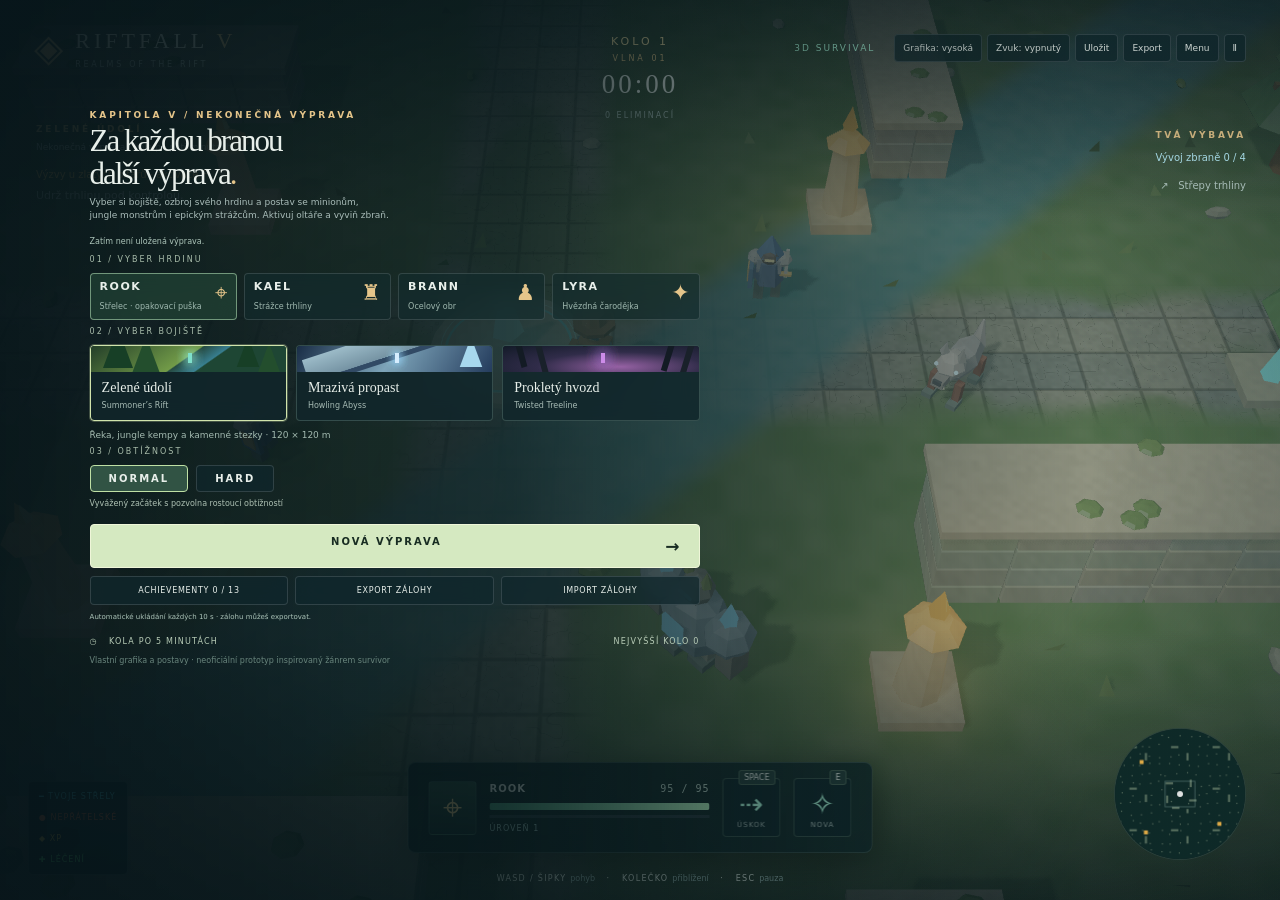
<file: riftfall-v5/riftfall-v5.html>
<!doctype html><html lang="cs"><head><meta charset="utf-8"><meta name="viewport" content="width=device-width,initial-scale=1,viewport-fit=cover"><meta name="description" content="RIFTFALL V – samostatná 3D survival aréna v zarostlé citadele."><title>RIFTFALL V — Endless Expedition</title><style>
:root{color-scheme:dark;--mint:#a5efd2;--gold:#e5c58a;--muted:#9fafb5;--line:#ffffff22}*{box-sizing:border-box}html,body{margin:0;height:100%;overflow:hidden;background:#0c1b22;color:#e8efea;font:13px system-ui,Arial,sans-serif}button,a{-webkit-tap-highlight-color:transparent}button{color:inherit;font:inherit;cursor:pointer;border:1px solid var(--line);border-radius:4px;background:#10272cbb;padding:10px 14px;backdrop-filter:blur(10px)}button:hover{border-color:var(--mint);background:#264d46}button:focus-visible,a:focus-visible{outline:2px solid var(--gold);outline-offset:4px}button:disabled{opacity:.65;cursor:default}#scene{display:block;width:100%;height:100%;touch-action:none}.vignette{position:fixed;inset:0;pointer-events:none;background:linear-gradient(#05121899,transparent 25%,transparent 70%,#041218a0),radial-gradient(ellipse,transparent 50%,#04111870)}header{position:absolute;top:0;left:0;right:0;padding:26px 34px;display:flex;justify-content:space-between;align-items:center;gap:20px}.brand{display:flex;gap:12px;align-items:center;color:var(--gold);text-decoration:none;font-size:38px}.brand>span{color:#edf1e7;font-family:Georgia,serif;letter-spacing:4px;font-size:22px}.brand b{color:var(--gold);font-weight:400}.brand small{display:block;font:8px system-ui;letter-spacing:2.7px;color:#c0d0cc;margin-top:6px}.top-right{display:flex;gap:8px;align-items:center}.top-right button{font-size:10px;padding:9px 11px}.tag{font-size:9px;letter-spacing:2px;color:var(--mint);margin-right:14px}.objective{position:absolute;top:120px;left:36px;font-size:11px;line-height:2;color:#c3d3cf}.eyebrow{font-size:9px;letter-spacing:2.8px;color:var(--gold);font-weight:600}.topstats{position:absolute;top:35px;left:50%;transform:translateX(-50%);text-align:center;pointer-events:none}.topstats>div{font-size:9px;color:var(--gold);letter-spacing:3px}.topstats strong{display:block;font:32px Georgia,serif;letter-spacing:3px;margin:6px}.topstats small{font-size:8px;letter-spacing:2px;color:#b8cdc7}#bossHud{position:absolute;top:118px;left:32%;width:36%;text-align:center}#bossHud small{font-size:9px;letter-spacing:3px;color:#ffc0bd}#bossHud>div{height:5px;background:#2b1425;margin-top:10px}#bossHealth{height:100%;display:block;background:#ed929d}#build{position:absolute;right:34px;top:130px;text-align:right;pointer-events:none}#buildList{margin-top:12px;line-height:2.2;font-size:10px;color:#bfd4ce}.hud{position:absolute;bottom:47px;left:50%;transform:translateX(-50%);display:flex;align-items:center;gap:13px;padding:15px 20px;border:1px solid #b4d2c52c;background:linear-gradient(110deg,#0b1c21ef,#122a2bdd);border-radius:8px;box-shadow:0 8px 35px #0006}.hero-icon{width:48px;height:54px;display:flex;align-items:center;justify-content:center;font-size:34px;color:var(--gold);background:linear-gradient(#29483d,#122829);border:1px solid #5a82734d;border-radius:4px}.vitals{width:220px}.vital-title{display:flex;justify-content:space-between;font-size:10px;letter-spacing:1px}.vital-title span{color:#bdd5c9;font:10px monospace}.health{height:7px;background:#48272e;margin-top:9px;border-radius:2px;overflow:hidden}.health i{height:100%;display:block;width:100%;background:linear-gradient(90deg,#499c7d,#b3efbe);transition:width .1s}.experience{height:3px;background:#28383f;margin-top:5px}.experience i{display:block;height:100%;width:0;background:#86b6e9}.vitals>small{display:block;font-size:8px;letter-spacing:1px;color:#a0c4c2;margin-top:6px}.skill{width:58px;height:59px;padding:4px;position:relative;border-color:#7e9c8555;flex-shrink:0}.skill>span{font-size:29px;color:var(--mint)}.skill kbd{position:absolute;top:-9px;right:4px;padding:2px 5px;background:#243e3b;border:1px solid #627e6a88;border-radius:3px;font:8px system-ui}.skill small{display:block;font-size:7px;letter-spacing:1px;color:#a6b9b5}.hint{position:absolute;bottom:17px;width:100%;text-align:center;font-size:8px;letter-spacing:1.3px;color:#d0dcd5;pointer-events:none}.hint span{color:#88a6a4;letter-spacing:0}#minimap{position:absolute;bottom:40px;right:34px;background:#0b1d22ca;border:1px solid #83a98a44;border-radius:50%;width:132px;height:132px}#toast{position:absolute;top:24%;left:50%;transform:translateX(-50%);color:#ffe7af;letter-spacing:2px;font-size:13px;text-shadow:0 2px 10px #000;pointer-events:none;text-align:center}#overlay{position:absolute;inset:0;display:flex;align-items:center;background:linear-gradient(90deg,#07151af2,#08181bc9 40%,#08181b22 85%);padding:90px 7% 25px;overflow-y:auto}.menu{max-width:530px;width:100%}h1{font-family:Georgia,serif;font-weight:400;font-size:clamp(40px,4.7vw,68px);line-height:1.06;letter-spacing:-2px;margin:19px 0 22px}h1 span{color:var(--gold)}.menu>p{color:#a9bcb9;line-height:1.9;font-size:12px;margin-bottom:25px}#heroes{display:flex;gap:10px;margin-bottom:7px}.hero{flex:1;text-align:left;padding:13px 14px;background:#132b2ca8}.hero.selected{border-color:#abd6ad99;background:#274c3b94}.hero .symbol{float:right;color:var(--gold);font-size:25px}.hero b{display:block;font-size:11px;letter-spacing:1.5px}.hero small{display:block;font-size:9px;color:#9fb8af;margin-top:8px}.primary{margin-top:14px;padding:17px 24px;background:#d5e9c1;color:#182c22;border:1px solid #eff6d9;font-size:10px;letter-spacing:2px;font-weight:700;width:100%;backdrop-filter:none}.primary:hover{background:#f2f6d2;color:#182c22}.primary span{float:right;font-size:17px}.menu-bottom{display:flex;justify-content:space-between;gap:10px;font-size:8px;letter-spacing:1.2px;color:#b8ccb7;margin-top:19px}.disclaimer{font-size:8px;color:#69857d;margin-top:24px;line-height:1.8}.modal{margin:auto;max-width:750px;text-align:center;width:100%;background:#0b2026eb;padding:36px;border:1px solid #8faea54d;border-radius:8px}.modal h2{font:36px Georgia,serif;margin:12px 0}.modal p{color:#a5bbb6;line-height:1.8}.cards{display:flex;gap:12px;margin:25px 0 5px}.cards button{flex:1;padding:24px 14px;text-align:left}.cards b{display:block;color:#dbedca;font:18px Georgia,serif;margin:15px 0 9px}.cards small{font-size:11px;line-height:1.8;color:#adbfba}.cards em{color:var(--gold);font-style:normal;font-size:27px}.modal .primary{max-width:320px}#touch{display:none;position:absolute;bottom:160px;left:16px;text-align:center}#touch button{width:43px;height:43px;touch-action:none;padding:8px;font-size:19px;background:#0e292a9c}@media(pointer:coarse){#touch{display:block}.hint{display:none}}@media(max-width:900px){header{padding:19px}.brand>span{font-size:17px;letter-spacing:2px}.brand{font-size:30px;gap:8px}.tag{display:none}.topstats{top:90px}.objective{top:110px;left:20px}#build{display:none}#bossHud{top:166px;left:25%;width:50%}#overlay{padding:150px 6% 30px}#minimap{width:90px;height:90px;right:16px;bottom:150px}.hud{bottom:30px;padding:10px;gap:8px}.vitals{width:170px}.hero-icon{width:38px}.skill{width:48px}.hint{bottom:9px;font-size:7px}.top-right{gap:5px}.top-right button{padding:8px;font-size:9px}#toast{top:30%}}@media(max-width:520px){.brand small{font-size:6px;letter-spacing:1.5px}.top-right #quality{display:none}.objective{font-size:9px}.eyebrow{font-size:8px;letter-spacing:2px}.hero-icon{display:none}.vitals{width:150px}.hud{bottom:23px}.menu>p{font-size:11px}h1{font-size:42px}.hero{padding:10px}.hero small{font-size:8px}.hero .symbol{font-size:20px}.menu-bottom{font-size:6px}.modal{padding:20px 15px}.modal h2{font-size:29px}.cards{flex-direction:column;gap:8px}.cards button{padding:12px 15px}.cards b{font-size:17px;margin:0 0 3px}.cards em{float:right}.cards small{font-size:10px}#overlay{padding-top:155px}.topstats strong{font-size:25px}.disclaimer{margin-top:14px}}
/* Chapter III selection screen */
.menu{max-width:610px}h1{font-size:clamp(35px,4vw,53px);margin:12px 0 15px}.menu>p{margin:0 0 17px;font-size:11px}.section-label{font-size:8px;letter-spacing:2px;color:#a8bcaa;margin:14px 0 9px}#heroes{display:grid;grid-template-columns:repeat(4,1fr);gap:7px}.hero{padding:12px 10px}.hero .symbol{font-size:22px}.hero small{font-size:8px;line-height:1.5}#maps{display:grid;grid-template-columns:repeat(3,1fr);gap:9px}.map-card{padding:0 0 10px;overflow:hidden;text-align:left;background:#11262bd9;border:1px solid #69877d66}.map-card.selected{border-color:#d1e4ac;box-shadow:0 0 0 1px #d1e4ac44}.map-card>b,.map-card>small{display:block;padding:0 11px}.map-card>b{font:14px Georgia,serif;margin-top:8px}.map-card>small{font-size:8px;color:#a6bab4;margin-top:5px}.map-art{height:60px;position:relative;overflow:hidden;background:linear-gradient(145deg,#233e29,#729b48 48%,#264b42 49%,#377d8e 60%,#1e4634 61%)}.map-art:before,.map-art:after{content:'';position:absolute;width:0;height:0;border-left:15px solid transparent;border-right:15px solid transparent;border-bottom:40px solid #173f26;bottom:4px;left:12px;filter:drop-shadow(28px 8px 0 #234e2d)}.map-art:after{left:auto;right:23px;bottom:0;transform:scale(.75)}.map-abyss .map-art{background:linear-gradient(120deg,#192d46,#7da4b9 48%,#243c5d)}.map-abyss .map-art:before{width:140px;height:23px;left:5px;bottom:11px;transform:rotate(-18deg);border:0;background:linear-gradient(#9cbbc8,#7593a3);filter:none;box-shadow:0 5px 0 #314a65}.map-abyss .map-art:after{border-bottom-color:#a7d8ee;filter:none;right:6px;bottom:0}.map-treeline .map-art{background:radial-gradient(ellipse at 60% 80%,#9561a3,#302c49 50%,#121a27)}.map-treeline .map-art:before,.map-treeline .map-art:after{border:0;width:6px;height:50px;background:#131b24;transform:rotate(-15deg);box-shadow:19px 15px 0 #19212a,65px -4px 0 #1c202b;filter:none}.map-treeline .map-art:after{transform:rotate(17deg);right:25px}.map-art i{position:absolute;display:block;width:4px;height:10px;background:#7fe0cb;bottom:9px;left:50%;box-shadow:0 0 12px #9dffe7}.map-abyss .map-art i{background:#d6eeff;box-shadow:0 0 10px #9bd9ff}.map-treeline .map-art i{background:#cd8ce9;box-shadow:0 0 15px #ce8aff}#mapDetail{display:block;margin:9px 0 0;font-size:9px;color:#a4bbb1}.menu-bottom{margin-top:13px}.disclaimer{margin-top:12px}.menu .primary{margin-top:12px}#overlay{padding-top:95px;padding-bottom:20px}@media(max-width:650px){#heroes{grid-template-columns:repeat(2,1fr)}.hero .symbol{font-size:20px}.hero{padding:8px 10px}.hero small{margin-top:3px}#maps{gap:5px}.map-art{height:40px}.map-card>b{font-size:11px;padding:0 7px}.map-card>small{font-size:7px;padding:0 7px}.menu h1{font-size:35px;line-height:1.02}.menu>p{font-size:10px}.menu>p br{display:none}#overlay{padding-top:160px;align-items:flex-start}.menu-bottom{font-size:6px}.section-label{margin-top:10px}.modal{margin:auto}}@media(max-height:750px) and (min-width:651px){.menu h1{font-size:35px}.menu>p{margin-bottom:10px}.map-art{height:36px}.hero{padding:9px}.section-label{margin-top:9px}.disclaimer{font-size:7px}.menu-bottom{margin-top:9px}#overlay{align-items:flex-start}}
/* Chapter IV: difficulty, navigation and combat readability. */
#difficulty{display:flex;gap:8px}#difficulty button{padding:9px 22px;font-size:10px;font-weight:bold;letter-spacing:2px}#difficulty button.selected{border-color:#bfe0a5;background:#315344}#difficulty button:last-child.selected{border-color:#ff936b;color:#ffc0a0;background:#582b27}#difficultyInfo{display:block;font-size:8px;color:#adc0b3;margin-top:7px;min-height:13px}.secondary{display:block;margin:12px auto 0;max-width:320px;width:100%;font-size:10px;letter-spacing:1px}.legend{position:absolute;left:28px;bottom:25px;display:flex;gap:12px;flex-direction:column;font-size:8px;letter-spacing:1px;padding:10px;background:#071b20d9;border:1px solid #abc9bd33;border-radius:5px;pointer-events:none}.friendly{color:#50e9ff}.enemy{color:#ff7442}.xp-legend{color:#ffd34c}.heal-legend{color:#62ff88}#challengeStatus{color:#ffcd72;font-size:10px;margin-top:9px}#evolutionStatus{font-size:10px;color:#bbf3ff;margin:12px 0}.interact{position:absolute;left:50%;bottom:145px;transform:translateX(-50%);font-size:11px;color:#ffe1a1;border-color:#f5ce7e99;background:#1e2827eb}.menu .section-label{margin-top:11px}.menu h1{font-size:clamp(33px,3.7vw,48px);margin-bottom:12px}.menu>p{font-size:10px;line-height:1.7;margin-bottom:12px}.menu .map-art{height:45px}#overlay{padding-top:105px;padding-bottom:18px}@media(max-width:900px){.legend{left:15px;bottom:150px;font-size:7px;gap:7px;padding:8px}#touch{bottom:245px}.top-right button{padding:7px}.brand>span{font-size:15px}.top-right #quality{display:none}.objective{top:155px;font-size:8px}.topstats{top:85px}.interact{bottom:138px}}@media(max-width:650px){#overlay{padding-top:150px}.menu h1{font-size:30px}.menu .map-art{height:32px}.menu .hero{padding:7px 9px}.menu-bottom{font-size:6px}.disclaimer{margin-top:8px}.legend{bottom:150px}.objective{max-width:47%;line-height:1.6}#challengeStatus{font-size:8px}.menu .section-label{margin-top:8px}#difficulty button{padding:8px 18px}}@media(max-height:800px) and (min-width:651px){.menu h1{font-size:32px;margin:6px 0}.menu .map-art{height:30px}.menu .hero{padding:8px}.menu>p{margin-bottom:8px}.menu .section-label{margin-top:8px}.menu-bottom{margin-top:9px}.menu .primary{padding:13px 20px}#overlay{align-items:flex-start}.disclaimer{font-size:7px}}
/* Campaign and persistent profile */
#stageText{color:#e5d39d;font-size:11px;letter-spacing:3px;margin-bottom:6px}#campaignInfo{font-size:9px;color:#c2d4cc}#saveStatus{font-size:8px;color:#a8c4b8}#saveSummary,#storageHint{display:block;font-size:8px;color:#adc5ba;line-height:1.7;margin-top:7px}.continue{background:#294f46!important;color:#d8f5dd!important;border-color:#86bf9c!important;margin:0 0 6px!important;padding:12px 15px!important}.profile-actions{display:flex;gap:7px;margin-top:12px}.profile-actions button{flex:1;padding:9px 7px;font-size:8px;letter-spacing:.7px}#achievementToast{position:absolute;bottom:155px;left:50%;transform:translateX(-50%);max-width:90%;padding:15px 24px;background:#182d28f0;border:1px solid #d2ba75;border-radius:6px;font-size:12px;box-shadow:0 4px 25px #0008;pointer-events:none;color:#f2df9f;z-index:6;text-align:center}.achievement-grid{display:grid;grid-template-columns:repeat(2,1fr);gap:9px;max-height:48vh;overflow:auto;text-align:left;padding:5px 4px}.achievement{padding:13px;border:1px solid #48635c66;background:#14282bd9;border-radius:5px;opacity:.65}.achievement.unlocked{border-color:#b9a069;background:#2a382bcc;opacity:1}.achievement b{display:block;color:#e1d29e;font-size:12px}.achievement span{display:block;color:#b6c9bf;font-size:10px;margin:6px 0;line-height:1.5}.achievement small{color:#92b3a3;font-size:8px;letter-spacing:1px}.achievements .primary{margin-top:18px}.menu h1{font-size:clamp(31px,3.3vw,44px)}.menu .disclaimer{margin-top:8px}.top-right{gap:5px}.top-right button{padding:8px;font-size:9px}#overlay{overflow-y:auto;align-items:flex-start}.menu{margin-top:5px}.modal{margin:auto}.topstats strong{font-size:27px}#wave{font-size:8px}.menu>p{line-height:1.5}@media(max-width:1050px){.top-right #quality{display:none}.objective{top:145px}.topstats{top:86px}.topstats strong{font-size:24px}header{padding:15px 20px}.topstats #stageText{font-size:10px}#bossHud{top:184px}.objective{max-width:45%}.top-right button{padding:7px;font-size:8px}}@media(max-width:650px){.top-right #sound,.top-right #export{display:none}.brand small{font-size:5px}.brand{gap:5px}.brand>span{font-size:13px}.top-right{gap:4px}.top-right button{padding:7px 6px}.profile-actions{gap:5px}.profile-actions button{font-size:7px}.menu h1{font-size:29px}.achievement-grid{grid-template-columns:1fr}.modal h2{font-size:25px}.objective{top:150px}#campaignInfo,#saveStatus{font-size:7px}#achievementToast{bottom:135px;padding:10px 13px;font-size:10px}}@media(max-height:900px) and (min-width:651px){.menu h1{font-size:31px;margin:5px 0}.menu>p{font-size:9px}.menu .hero{padding:6px 9px}.menu .map-art{height:26px}.menu .section-label{margin-top:7px}.menu .primary{padding:11px 17px}.menu .profile-actions{margin-top:8px}.menu #storageHint{font-size:7px}.menu #difficulty button{padding:7px 18px}}

</style></head><body>
<canvas id="scene" aria-label="3D herní aréna, pohyb WASD nebo šipkami"></canvas><div class="vignette"></div>
<header><a class="brand" href="#" id="brand">◈ <span>RIFTFALL <b>V</b><small>REALMS OF THE RIFT</small></span></a><div class="top-right"><span class="tag">3D SURVIVAL</span><button id="quality">Grafika: vysoká</button><button id="sound">Zvuk: vypnutý</button><button id="save">Uložit</button><button id="export">Export</button><button id="exit">Menu</button><button id="pause" aria-label="Pozastavit hru">Ⅱ</button></div></header>
<section class="objective"><div class="eyebrow"><span id="mapTitle">ZELENÉ ÚDOLÍ</span></div><div id="campaignInfo"></div><div id="saveStatus"></div><div id="challengeStatus"></div><div id="objective">Udrž trhlinu pod kontrolou.</div></section>
<div class="topstats"><div id="stageText">KOLO 1</div><div id="wave">VLNA 01</div><strong id="timer">00:00</strong><small id="kills">0 ELIMINACÍ</small></div>
<div id="bossHud" hidden><small id="bossLabel">EPICKÝ STRÁŽCE</small><div><i id="bossHealth"></i></div></div>
<aside id="build"><div class="eyebrow">TVÁ VÝBAVA</div><div id="evolutionStatus">Vývoj zbraně 0 / 4</div><div id="buildList">↗ &nbsp; Střepy trhliny</div></aside>
<div class="hud"><div class="hero-icon" id="heroIcon">♜</div><div class="vitals"><div class="vital-title"><b id="heroName">KAEL</b><span id="hpText">110 / 110</span></div><div class="health"><i id="hpBar"></i></div><div class="experience"><i id="xpBar"></i></div><small id="xpText">ÚROVEŇ 1</small></div><button class="skill" id="dash"><span>⇢</span><kbd>SPACE</kbd><small>ÚSKOK</small></button><button class="skill" id="nova"><span>✧</span><kbd>E</kbd><small>NOVA</small></button></div>
<div class="hint">WASD / ŠIPKY <span>pohyb</span> &nbsp; · &nbsp; KOLEČKO <span>přiblížení</span> &nbsp; · &nbsp; ESC <span>pauza</span></div>
<div id="toast" role="status" aria-live="polite"></div><canvas id="minimap" width="132" height="132" aria-label="Minimapa s překážkami"></canvas>
<div class="legend"><span class="friendly">━ TVOJE STŘELY</span><span class="enemy">● NEPŘÁTELSKÉ</span><span class="xp-legend">◆ XP</span><span class="heal-legend">✚ LÉČENÍ</span></div><button id="interact" class="interact">F · VÝZVA</button><div id="touch"><button data-key="arrowup">↑</button><div><button data-key="arrowleft">←</button><button data-key="arrowdown">↓</button><button data-key="arrowright">→</button></div></div>
<div id="overlay"><div class="menu"><div class="eyebrow">KAPITOLA V / NEKONEČNÁ VÝPRAVA</div><h1>Za každou branou<br>další výprava<span>.</span></h1><p>Vyber si bojiště, ozbroj svého hrdinu a postav se minionům,<br>jungle monstrům i epickým strážcům. Aktivuj oltáře a vyviň zbraň.</p><button id="continueGame" class="primary continue" hidden>POKRAČOVAT VE VÝPRAVĚ</button><small id="saveSummary"></small><div class="section-label">01 / VYBER HRDINU</div><div id="heroes"></div><div class="section-label">02 / VYBER BOJIŠTĚ</div><div id="maps"></div><small id="mapDetail"></small><div class="section-label">03 / OBTÍŽNOST</div><div id="difficulty"></div><small id="difficultyInfo"></small><button class="primary" id="start">NOVÁ VÝPRAVA <span>→</span></button><div class="profile-actions"><button id="achievements">ACHIEVEMENTY</button><button id="menuExport">EXPORT ZÁLOHY</button><button id="menuImport">IMPORT ZÁLOHY</button></div><small id="storageHint"></small><div class="menu-bottom"><span>◷ &nbsp; KOLA PO 5 MINUTÁCH</span><span id="record">REKORD 00:00</span></div><div class="disclaimer">Vlastní grafika a postavy · neoficiální prototyp inspirovaný žánrem survivor</div></div></div>
<script>
'use strict';
/* Native WebGL2 renderer; no network, libraries or external assets. */
const RF={};
(()=>{
const canvas=document.getElementById('scene');
const gl=canvas.getContext('webgl2',{antialias:true,alpha:false,powerPreference:'high-performance'});
if(!gl){document.getElementById('overlay').innerHTML='<div class="modal"><h2>3D grafika není dostupná</h2><p>Otevři soubor v aktuálním Chrome nebo Edge se zapnutou hardwarovou akcelerací. Hra vyžaduje WebGL 2.</p></div>';throw Error('WebGL2 unavailable')}
const VS=`#version 300 es
precision highp float;
layout(location=0) in vec3 position;layout(location=1) in vec3 normal;layout(location=2) in vec3 color;layout(location=3) in float material;
uniform mat4 pv;uniform mat4 lightPV;out vec3 P;out vec3 N;out vec3 C;out float M;out vec4 SP;
void main(){P=position;N=normal;C=color;M=material;SP=lightPV*vec4(position,1.);gl_Position=pv*vec4(position,1.);}`;
const FS=`#version 300 es
precision highp float;
in vec3 P;in vec3 N;in vec3 C;in float M;in vec4 SP;uniform vec3 eye;uniform sampler2D shadowMap;uniform bool shadows;uniform int biome;uniform vec2 torchPositions[4];out vec4 frag;
float hash(vec2 p){return fract(sin(dot(p,vec2(127.1,311.7)))*43758.5453);}
float noise(vec2 p){vec2 i=floor(p),f=fract(p);f=f*f*(3.-2.*f);return mix(mix(hash(i),hash(i+vec2(1,0)),f.x),mix(hash(i+vec2(0,1)),hash(i+vec2(1)),f.x),f.y);}
void main(){
vec3 n=normalize(N),c=C;float rough=1.;
if(M<-.5){vec2 q=P.xz*.85;vec2 tile=floor(q);vec2 f=fract(q);float edge=min(min(f.x,1.-f.x),min(f.y,1.-f.y));float grain=noise(P.xz*9.);float moss=smoothstep(.53,.8,noise(P.xz*.42)+noise(P.xz*2.)*.14);
c=mix(vec3(.15,.20,.20),vec3(.24,.28,.24),hash(tile));c*=.88+grain*.22;c=mix(c,vec3(.09,.17,.075),moss*.78);c*=mix(.54,1.,smoothstep(.016,.055,edge));float crack=abs(noise(P.xz*4.)-.49);c*=mix(.70,1.,smoothstep(.005,.02,crack));
if(biome==0){float river=1.-smoothstep(1.9,3.5,abs(P.x+P.z-5.));float path=1.-smoothstep(1.3,2.5,min(abs(P.x),abs(P.z)));c=mix(vec3(.08,.18,.065)+noise(P.xz*2.)*.035,c,path);c=mix(c,vec3(.055,.21,.25)+noise(P.xz*3.)*.025,river*.9);}
if(biome==1){float ice=smoothstep(.4,.8,noise(P.xz*.35));c=mix(vec3(.55,.64,.7),vec3(.19,.35,.46),ice*.65);c*=.9+grain*.12;c*=mix(.68,1.,smoothstep(.008,.04,edge));}
if(biome==2){float path=1.-smoothstep(1.,2.7,min(abs(P.x+P.z*.4),abs(P.x-P.z*.6)));c=mix(vec3(.07,.095,.075),vec3(.19,.14,.20),path);c*=.85+grain*.22;float corruption=smoothstep(.5,.85,noise(P.xz*.3));c+=vec3(.045,.0,.06)*corruption;}
rough=.9;
}else if(M<.1){c*=.92+noise(P.xz*7.+P.y*3.)*.15;}
vec3 l=normalize(vec3(-.6,1.,.45));float diffuse=max(0.,dot(n,l));
float shadow=1.;if(shadows&&M<.9){vec3 s=SP.xyz/SP.w*.5+.5;if(s.x>0.&&s.x<1.&&s.y>0.&&s.y<1.){float blocked=0.;float bias=max(.0012,.003*(1.-diffuse));for(int x=-1;x<=1;x++)for(int y=-1;y<=1;y++){float d=texture(shadowMap,s.xy+vec2(float(x),float(y))/2048.).r;blocked+=s.z-bias>d?1.:0.;}shadow=1.-blocked/9.*.68;}}
vec3 ambient=mix(vec3(.19,.24,.25),vec3(.37,.43,.40),n.y*.5+.5);vec3 lit=c*(ambient+vec3(1.,.90,.70)*diffuse*shadow*.82);
vec3 view=normalize(eye-P),halfway=normalize(l+view);float spec=pow(max(0.,dot(n,halfway)),28.)*.12*shadow;lit+=spec;
float torch=0.;for(int i=0;i<4;i++)torch+=2.4/(1.+dot(P.xz-torchPositions[i],P.xz-torchPositions[i])*1.4);lit+=c*vec3(1.,.45,.13)*torch;
float rift=2.4/(1.+dot(P.xz,P.xz)*.75);lit+=c*vec3(.12,.7,.67)*rift;
if(M>.9)lit=c*1.65;float fog=1.-exp(-distance(eye,P)*.004);lit=mix(lit,(biome==1?vec3(.13,.22,.32):biome==2?vec3(.065,.065,.12):vec3(.08,.17,.14)),fog);lit=lit/(lit+vec3(.8));lit=pow(lit,vec3(1./2.2));frag=vec4(lit,1.);
}`;
const DVS=`#version 300 es
precision highp float;layout(location=0)in vec3 position;uniform mat4 pv;void main(){gl_Position=pv*vec4(position,1.);}`;
const DFS=`#version 300 es
precision highp float;void main(){}`;
function shader(type,source){const s=gl.createShader(type);gl.shaderSource(s,source);gl.compileShader(s);if(!gl.getShaderParameter(s,gl.COMPILE_STATUS))throw Error(gl.getShaderInfoLog(s));return s}
function program(v,f){const p=gl.createProgram();gl.attachShader(p,shader(gl.VERTEX_SHADER,v));gl.attachShader(p,shader(gl.FRAGMENT_SHADER,f));gl.linkProgram(p);if(!gl.getProgramParameter(p,gl.LINK_STATUS))throw Error(gl.getProgramInfoLog(p));return p}
const main=program(VS,FS),depth=program(DVS,DFS);
const sub=(a,b)=>a.map((v,i)=>v-b[i]),dot=(a,b)=>a.reduce((s,v,i)=>s+v*b[i],0),cross=(a,b)=>[a[1]*b[2]-a[2]*b[1],a[2]*b[0]-a[0]*b[2],a[0]*b[1]-a[1]*b[0]],norm=a=>{const d=Math.hypot(...a)||1;return a.map(v=>v/d)};
function multiply(a,b){const o=new Float32Array(16);for(let c=0;c<4;c++)for(let r=0;r<4;r++)for(let k=0;k<4;k++)o[c*4+r]+=a[k*4+r]*b[c*4+k];return o}
function lookAt(eye,at){const z=norm(sub(eye,at)),x=norm(cross([0,1,0],z)),y=cross(z,x);return new Float32Array([x[0],y[0],z[0],0,x[1],y[1],z[1],0,x[2],y[2],z[2],0,-dot(x,eye),-dot(y,eye),-dot(z,eye),1])}
function perspective(fov,aspect,near,far){const f=1/Math.tan(fov/2);return new Float32Array([f/aspect,0,0,0,0,f,0,0,0,0,(far+near)/(near-far),-1,0,0,2*far*near/(near-far),0])}
function ortho(l,r,b,t,n,f){return new Float32Array([2/(r-l),0,0,0,0,2/(t-b),0,0,0,0,-2/(f-n),0,-(r+l)/(r-l),-(t+b)/(t-b),-(f+n)/(f-n),1])}
class Builder{
 constructor(){this.v=[]}
 tri(a,b,c,color,mat=0){const n=norm(cross(sub(b,a),sub(c,a)));for(const p of [a,b,c])this.v.push(...p,...n,...color,mat)}
 quad(a,b,c,d,color,mat=0){this.tri(a,b,c,color,mat);this.tri(a,c,d,color,mat)}
 box(x,y,z,sx,sy,sz,color,mat=0){const a=x-sx/2,b=x+sx/2,c=y-sy/2,d=y+sy/2,e=z-sz/2,f=z+sz/2;this.quad([a,c,f],[b,c,f],[b,d,f],[a,d,f],color,mat);this.quad([b,c,e],[a,c,e],[a,d,e],[b,d,e],color,mat);this.quad([b,c,f],[b,c,e],[b,d,e],[b,d,f],color,mat);this.quad([a,c,e],[a,c,f],[a,d,f],[a,d,e],color,mat);this.quad([a,d,f],[b,d,f],[b,d,e],[a,d,e],color,mat);this.quad([a,c,e],[b,c,e],[b,c,f],[a,c,f],color,mat)}
 cone(x,y,z,r,h,color,sides=7,top=0,mat=0){for(let i=0;i<sides;i++){const a=i*Math.PI*2/sides,b=(i+1)*Math.PI*2/sides;const p=[x+Math.cos(a)*r,y,z+Math.sin(a)*r],q=[x+Math.cos(b)*r,y,z+Math.sin(b)*r],u=[x+Math.cos(a)*top,y+h,z+Math.sin(a)*top],v=[x+Math.cos(b)*top,y+h,z+Math.sin(b)*top];this.quad(q,p,u,v,color,mat);this.tri([x,y+h,z],v,u,color,mat);this.tri([x,y,z],p,q,color,mat)}}
 sphere(x,y,z,sx,sy,sz,color,mat=0){const n=7,m=4;for(let j=0;j<m;j++)for(let i=0;i<n;i++){const point=(u,v)=>{const a=u*Math.PI*2/n,b=v*Math.PI/m;return[x+Math.cos(a)*Math.sin(b)*sx,y+Math.cos(b)*sy,z+Math.sin(a)*Math.sin(b)*sz]};this.quad(point(i,j),point(i+1,j),point(i+1,j+1),point(i,j+1),color,mat)}}
 ring(x,y,z,r,width,color,mat=1,sides=40){for(let i=0;i<sides;i++){const a=i*Math.PI*2/sides,b=(i+1)*Math.PI*2/sides;this.quad([x+Math.cos(a)*r,y,z+Math.sin(a)*r],[x+Math.cos(b)*r,y,z+Math.sin(b)*r],[x+Math.cos(b)*(r+width),y,z+Math.sin(b)*(r+width)],[x+Math.cos(a)*(r+width),y,z+Math.sin(a)*(r+width)],color,mat)}}
 add(model,x,y,z,angle=0,scale=1){const c=Math.cos(angle),s=Math.sin(angle),v=model.v;for(let i=0;i<v.length;i+=10){this.v.push(x+(v[i]*c+v[i+2]*s)*scale,y+v[i+1]*scale,z+(-v[i]*s+v[i+2]*c)*scale,v[i+3]*c+v[i+5]*s,v[i+4],-v[i+3]*s+v[i+5]*c,v[i+6],v[i+7],v[i+8],v[i+9])}}
}
function buffer(){const vao=gl.createVertexArray(),vbo=gl.createBuffer();gl.bindVertexArray(vao);gl.bindBuffer(gl.ARRAY_BUFFER,vbo);for(let i=0;i<4;i++){gl.enableVertexAttribArray(i);gl.vertexAttribPointer(i,i===3?1:3,gl.FLOAT,false,40,i*12)}return{vao,vbo,count:0}}
const stat=buffer(),dyn=buffer();
function upload(target,b,usage){gl.bindBuffer(gl.ARRAY_BUFFER,target.vbo);gl.bufferData(gl.ARRAY_BUFFER,new Float32Array(b.v),usage);target.count=b.v.length/10}
const shadow=gl.createTexture();gl.bindTexture(gl.TEXTURE_2D,shadow);gl.texImage2D(gl.TEXTURE_2D,0,gl.DEPTH_COMPONENT24,2048,2048,0,gl.DEPTH_COMPONENT,gl.UNSIGNED_INT,null);gl.texParameteri(gl.TEXTURE_2D,gl.TEXTURE_MIN_FILTER,gl.NEAREST);gl.texParameteri(gl.TEXTURE_2D,gl.TEXTURE_MAG_FILTER,gl.NEAREST);gl.texParameteri(gl.TEXTURE_2D,gl.TEXTURE_WRAP_S,gl.CLAMP_TO_EDGE);gl.texParameteri(gl.TEXTURE_2D,gl.TEXTURE_WRAP_T,gl.CLAMP_TO_EDGE);const fbo=gl.createFramebuffer();gl.bindFramebuffer(gl.FRAMEBUFFER,fbo);gl.framebufferTexture2D(gl.FRAMEBUFFER,gl.DEPTH_ATTACHMENT,gl.TEXTURE_2D,shadow,0);gl.drawBuffers([gl.NONE]);gl.readBuffer(gl.NONE);const shadowOK=gl.checkFramebufferStatus(gl.FRAMEBUFFER)===gl.FRAMEBUFFER_COMPLETE;gl.bindFramebuffer(gl.FRAMEBUFFER,null);
const lightPV=multiply(ortho(-42,42,-42,42,1,130),lookAt([-35,60,30],[0,0,0]));
const loc={pv:gl.getUniformLocation(main,'pv'),lightPV:gl.getUniformLocation(main,'lightPV'),eye:gl.getUniformLocation(main,'eye'),shadows:gl.getUniformLocation(main,'shadows'),torches:gl.getUniformLocation(main,'torchPositions[0]'),biome:gl.getUniformLocation(main,'biome'),shadowMap:gl.getUniformLocation(main,'shadowMap'),depthPV:gl.getUniformLocation(depth,'pv')};
let quality=true,biome=0,torches=[-8,-5,8,-5,-8,6,8,6];
function render(b,eye,target){const tx=Math.round(target[0]*8)/8,tz=Math.round(target[2]*8)/8;const lightPV=multiply(ortho(-34,34,-34,34,1,130),lookAt([tx-35,60,tz+30],[tx,0,tz]));const ratio=Math.min(devicePixelRatio||1,quality?1.7:1);const w=Math.round(canvas.clientWidth*ratio),h=Math.round(canvas.clientHeight*ratio);if(canvas.width!==w||canvas.height!==h){canvas.width=w;canvas.height=h}upload(dyn,b,gl.DYNAMIC_DRAW);gl.enable(gl.DEPTH_TEST);gl.disable(gl.CULL_FACE);
function draw(){for(const v of[stat,dyn]){gl.bindVertexArray(v.vao);gl.drawArrays(gl.TRIANGLES,0,v.count)}}
if(quality&&shadowOK){gl.bindFramebuffer(gl.FRAMEBUFFER,fbo);gl.viewport(0,0,2048,2048);gl.clear(gl.DEPTH_BUFFER_BIT);gl.useProgram(depth);gl.uniformMatrix4fv(loc.depthPV,false,lightPV);gl.enable(gl.POLYGON_OFFSET_FILL);gl.polygonOffset(1,1);draw();gl.disable(gl.POLYGON_OFFSET_FILL)}
gl.bindFramebuffer(gl.FRAMEBUFFER,null);gl.viewport(0,0,w,h);gl.clearColor(.08,.15,.18,1);gl.clear(gl.COLOR_BUFFER_BIT|gl.DEPTH_BUFFER_BIT);gl.useProgram(main);const pv=multiply(perspective(.66,w/h,.2,150),lookAt(eye,target));gl.uniformMatrix4fv(loc.pv,false,pv);gl.uniformMatrix4fv(loc.lightPV,false,lightPV);gl.uniform3fv(loc.eye,eye);gl.uniform1i(loc.shadows,quality&&shadowOK);gl.uniform1i(loc.biome,biome);gl.uniform2fv(loc.torches,torches);gl.activeTexture(gl.TEXTURE0);gl.bindTexture(gl.TEXTURE_2D,shadow);gl.uniform1i(loc.shadowMap,0);draw();
}
Object.assign(RF,{Builder,render,setStatic:b=>upload(stat,b,gl.STATIC_DRAW),setQuality:q=>quality=q,setBiome:i=>biome=i,setTorches:v=>torches=v.flat(),math:{multiply,lookAt,perspective,ortho},shaders:{VS,FS,DVS,DFS}});
})();

</script><script>
'use strict';
(()=>{
const B=RF.Builder;
const maps=[
{id:'rift',name:'Zelené údolí',inspiration:'Summoner’s Rift',subtitle:'Řeka, jungle kempy a kamenné stezky',boss:'VAELTHAR · STAROBYLÝ DRAK',bossModel:'dragon',color:'#93dba0',obstacles:[[-10,-10,7,2,1.5],[10,-10,2,7,1.5],[-12,5,2,7,1.8],[12,6,7,2,1.8],[-4,13,7,2,1.5],[7,16,2,4,2.3]],torches:[[-7,-5],[8,-5],[-8,7],[8,9]]},
{id:'abyss',name:'Mrazivá propast',inspiration:'Howling Abyss',subtitle:'Zasněžený most nad ledovou propastí',boss:'SKAAL · LEDOVÝ LEVIATAN',bossModel:'frost',color:'#9cd6ff',obstacles:[[-7,-13,3,2,1.4],[7,-7,3,2,1.7],[-7,5,3,2,1.6],[7,12,3,2,1.6],[0,17,3,2,1.1]],torches:[[-9,-16],[9,-16],[-9,13],[9,13]]},
{id:'treeline',name:'Prokletý hvozd',inspiration:'Twisted Treeline',subtitle:'Mrtvé stromy, mlha a prokleté oltáře',boss:'MORGAATH · PAVOUČÍ MATKA',bossModel:'spider',color:'#c3a1ec',obstacles:[[-9,-8,6,2,1.3],[9,-9,2,6,1.5],[-10,8,2,6,1.7],[9,9,6,2,1.4],[0,16,5,2,1.4],[-17,-16,3,3,2.5],[17,16,3,3,2.5]],torches:[[-6,-5],[7,-5],[-7,7],[7,8]]}
];
function build(index,stage=1){
const cfg=maps[index],b=new B(),obs=cfg.obstacles.map(([x,z,w,d,h])=>({x,z,w,d,h}));let seed=180+index+(stage-1)*1597;const rnd=()=>{seed=(Math.imul(seed,1664525)+1013904223)>>>0;return seed/4294967296},r=(a,c)=>a+rnd()*(c-a);
// Populate the expanded outer regions without scaling character-sized props.
if(index===1){for(const z of[-46,-30,32,47]){obs.push({x:z<0?-12:12,z,w:5,d:2.5,h:1.8});obs.push({x:z<0?12:-12,z:z+5,w:3,d:3,h:2.2})}}else{for(const x of[-39,0,39])for(const z of[-39,0,39]){if(!x&&!z)continue;obs.push({x:x-5,z:z-5,w:7,d:2,h:1.7},{x:x+7,z:z+4,w:2,d:7,h:2})}}
if(stage>1){for(let i=0;i<obs.length;i++){const o=obs[i],angle=(stage-1)*.83+i*1.7;o.x=Math.max(index===1?-14:-53,Math.min(index===1?14:53,o.x+Math.sin(angle)*5));o.z=Math.max(-53,Math.min(53,o.z+Math.cos(angle)*6));if(index!==1&&(stage+i)%2===0)[o.w,o.d]=[o.d,o.w]}}
const stone=index===1?[.32,.4,.49]:index===2?[.19,.19,.25]:[.31,.36,.29],cap=index===1?[.72,.82,.88]:index===2?[.32,.28,.36]:[.46,.48,.37],moss=index===2?[.17,.12,.24]:[.15,.27,.10];
const free=(x,z,margin=.6)=>Math.hypot(x,z)>3&&!obs.some(o=>Math.abs(x-o.x)<o.w/2+margin&&Math.abs(z-o.z)<o.d/2+margin);
function crystal(x,y,z,col,h=1){b.cone(x,y,z,.25,h,col,5,.04,1)}
function tree(x,z,dead=false){obs.push({x,z,w:1.1,d:1.1,h:3.4,tree:true});b.cone(x,0,z,.4,2.7,dead?[.16,.12,.19]:[.22,.14,.07],7,.18);for(const s of[-1,1]){const branch=new B();branch.cone(0,0,0,.15,1.2,dead?[.23,.18,.28]:[.24,.16,.08],5,.02);b.add(branch,x+s*.3,1.8,z,s*.8);b.box(x+s*.7,2.5,z,.9,.16,.16,dead?[.2,.15,.24]:[.25,.17,.08])}if(dead){b.cone(x,2.7,z,.18,1.7,[.19,.14,.24],5,.02);b.box(x+.45,3,z,.9,.14,.16,[.2,.15,.24])}else{b.cone(x,1.8,z,1.7,2.4,[.10,.24,.10],7,.04);b.cone(x,3,z,1.25,2,[.15,.31,.13],7,.02)}}
if(index===1){b.box(0,-.4,0,39,.75,121,stone);b.quad([-19.2,0,-60],[-19.2,0,60],[19.2,0,60],[19.2,0,-60],stone,-1);obs.push({x:-40.2,z:0,w:42,d:121,h:0,void:true},{x:40.2,z:0,w:42,d:121,h:0,void:true});b.box(-40,-5,0,42,.3,135,[.03,.08,.15]);b.box(40,-5,0,42,.3,135,[.03,.08,.15]);for(const s of[-1,1])for(let z=-60;z<=60;z+=4){b.box(s*19.5,.65,z,.65,1.3,3.8,stone);b.box(s*19.5,1.4,z,1.2,.2,3.9,cap);b.box(s*19.5,1.1,z-1.8,1.2,2.2,1.2,stone);b.cone(s*20,-5,z,1.5,4,[.22,.35,.49],5,.1);if(z%8===0)crystal(s*19.5,2.2,z-1.8,[.3,.7,1],.7)}}else{b.box(0,-.4,0,122,.7,122,stone);b.quad([-60,0,-60],[-60,0,60],[60,0,60],[60,0,-60],stone,-1);for(const s of[-1,1])for(let i=-60;i<=60;i+=3){b.box(s*60,.5,i,.6,1,2.9,stone);b.box(i,.5,s*60,2.9,1,.6,stone)}
const locations=index===0?[[-18,-18],[-14,-17],[-20,-12],[-17,-4],[-19,10],[-14,16],[-8,20],[0,21],[14,18],[19,12],[18,1],[20,-7],[15,-18],[7,-20],[-3,-19]]:[[-18,-18],[-14,-17],[-20,-10],[-17,-2],[-19,10],[-14,17],[-7,20],[2,21],[15,18],[19,10],[18,1],[20,-8],[14,-18],[7,-20],[-4,-19],[-15,12],[15,-3]];for(const[x,z]of locations){const tx=x+(stage>1?Math.sin(x+stage)*2.5:0),tz=z+(stage>1?Math.cos(z+stage)*2.5:0);if(free(tx,tz,1.4))tree(tx,tz,index===2);}for(let x=-54;x<=54;x+=9)for(let z=-54;z<=54;z+=9){if(Math.max(Math.abs(x),Math.abs(z))<25)continue;const tx=x+r(-2,2)+(stage>1?Math.sin(stage+x)*2:0),tz=z+r(-2,2)+(stage>1?Math.cos(stage+z)*2:0);if(free(tx,tz,2))tree(tx,tz,index===2)}}
for(const o of obs){if(o.tree||o.void)continue;const rows=Math.ceil(o.h/.55),cols=Math.ceil(o.w/1.4);for(let j=0;j<rows;j++)for(let i=0;i<cols;i++)b.box(o.x-o.w/2+(i+.5)*o.w/cols,(j+.5)*.55,o.z,o.w/cols-.06,.49,o.d-.07,stone.map(v=>v+r(-.025,.025)));b.box(o.x,rows*.55+.05,o.z,o.w+.2,.2,o.d+.15,cap);if(index!==1)for(let i=0;i<6;i++)b.sphere(o.x+r(-o.w/2,o.w/2),rows*.55+.18,o.z+r(-o.d/2,o.d/2),.26,.08,.24,moss)}
for(const[x,z]of cfg.torches){obs.push({x,z,w:1.2,d:1.2,h:2.4,torch:true});b.box(x,.15,z,1.5,.3,1.5,stone);b.cone(x,.3,z,.45,1.9,stone,8,.32);b.cone(x,2.2,z,.55,.25,[.62,.42,.17],7,.28)}
for(let i=0;i<650;i++){const x=r(index===1?-18:-59,index===1?18:59),z=r(-59,59);if(!free(x,z,.3))continue;if(index===1){if(rnd()<.5)b.sphere(x,.1,z,r(.2,.5),.12,r(.2,.5),cap);else if(Math.abs(x)>16)crystal(x,.05,z,[.33,.67,.85],r(.3,.8))}else if(rnd()<.55){const a=r(0,6.28),h=r(.2,.5);b.tri([x-.15,0,z],[x+.15,0,z],[x+Math.sin(a)*.2,h,z+Math.cos(a)*.2],moss)}else b.sphere(x,.1,z,r(.12,.35),r(.08,.2),r(.12,.35),rnd()<.5?stone:moss)}
for(const[x,z]of(index===1?[[-8,-20],[8,20]]:[[-17,-7],[17,1],[-9,18],[14,-19]])){b.box(x,.12,z,1.5,.24,1.5,stone);crystal(x,.25,z,index===2?[.53,.2,.8]:[.13,.7,.64],1.1)}
if(index===2)for(const[x,z]of[[-15,0],[15,0]]){b.cone(x,.05,z,1.8,.25,stone,12,1.8);b.ring(x,.32,z,1.4,.09,[.58,.19,.75]);crystal(x,.3,z,[.6,.21,.9],1.1)}
b.cone(0,.03,0,1.8,.15,stone,24,1.8);b.ring(0,.2,0,1.4,.06,index===2?[.6,.2,.8]:[.12,.7,.65]);RF.setStatic(b);RF.setBiome(index);RF.setTorches(cfg.torches);return{cfg,obstacles:obs,world:b};
}
RF.maps=maps;RF.buildMap=build;
})();

</script><script>
'use strict';
RF.extendModels=(models,make,C)=>{
models.gunner=make(b=>{b.cone(0,.55,0,.34,.75,[.13,.18,.23],6,.4);b.box(0,1.05,0,.68,.55,.44,[.28,.18,.11]);b.box(0,1.06,.25,.4,.33,.06,[.67,.46,.2]);b.sphere(0,1.62,0,.23,.26,.22,[.71,.52,.37]);b.cone(0,1.78,0,.48,.1,[.21,.15,.1],8,.48);b.cone(0,1.87,0,.29,.26,[.28,.19,.12],8,.24);b.box(0,1.6,.22,.34,.09,.04,[.12,.17,.19]);b.box(-.4,1.05,.16,.2,.45,.23,[.28,.18,.11]);b.box(.4,1.05,.16,.2,.45,.23,[.28,.18,.11]);b.box(.2,1,.35,.24,.22,.6,[.15,.18,.2]);b.box(.2,1.08,.85,.14,.14,.8,[.35,.4,.43]);b.box(.2,1.09,1.28,.23,.23,.13,[.08,.10,.12]);b.box(.2,1.18,.8,.05,.08,.5,C.gold);b.box(.2,.88,.35,.14,.28,.2,[.17,.12,.08]);b.box(-.36,.75,-.12,.18,.3,.18,C.gold)});
models.minion=make(b=>{b.cone(0,.48,0,.37,.6,[.13,.21,.39],6,.3);b.box(0,.98,0,.58,.37,.39,[.35,.43,.55]);b.cone(0,1.25,0,.33,.48,[.12,.24,.49],6,.03);b.sphere(0,1.25,.18,.22,.17,.17,[.18,.16,.16]);b.box(0,1.29,.34,.22,.055,.03,[.93,.8,.3],1);b.box(-.4,.8,.2,.1,.58,.52,[.13,.25,.47]);b.box(-.46,.84,.21,.05,.39,.32,C.gold);b.box(.4,1.08,.12,.08,.8,.07,[.64,.7,.71]);b.box(.4,.76,.12,.28,.06,.12,C.gold);b.sphere(-.32,1.1,0,.21,.16,.23,[.47,.53,.58]);b.sphere(.32,1.1,0,.21,.16,.23,[.47,.53,.58])});
models.caster=make(b=>{b.cone(0,.15,0,.52,.85,[.28,.10,.32],7,.23);b.cone(0,1,0,.35,.58,[.39,.13,.41],7,.02);b.sphere(0,1.15,.18,.2,.17,.17,[.12,.11,.19]);b.box(0,1.18,.33,.22,.045,.03,[.88,.48,1],1);b.box(0,.7,.29,.35,.09,.08,C.gold);b.box(.43,.95,.1,.055,1.45,.055,C.gold);b.cone(.43,1.68,.1,.17,.35,[.76,.3,1],5,0,1);b.cone(-.34,.55,0,.19,.5,[.28,.1,.34],5,.08)});
models.cannon=make(b=>{b.box(0,.57,0,.9,.32,1.2,[.26,.16,.10]);b.box(0,.79,0,.9,.2,.72,[.21,.27,.35]);b.box(0,1,.3,.46,.4,1.3,[.37,.41,.46]);b.box(0,1,1,.57,.53,.18,[.13,.18,.23]);b.box(0,1,1.1,.29,.25,.02,[.035,.04,.05]);b.box(0,.91,-.45,.4,.3,.28,[.15,.25,.5]);b.cone(0,1.1,-.43,.23,.4,[.18,.29,.57],6);for(const s of[-1,1])for(const z of[-.4,.45]){b.sphere(s*.58,.35,z,.16,.34,.34,[.14,.18,.23]);b.sphere(s*.71,.35,z,.04,.14,.14,C.gold)}});
models.wolf=make(b=>{b.sphere(0,.7,-.1,.38,.37,.78,[.31,.35,.39]);b.sphere(0,.97,.5,.34,.33,.4,[.47,.5,.52]);b.box(0,.82,.86,.28,.2,.45,[.3,.32,.34]);b.box(0,.87,1.08,.19,.1,.07,[.08,.10,.13]);for(const s of[-1,1]){b.cone(s*.2,1.2,.5,.13,.34,[.33,.37,.4],4);b.sphere(s*.24,1.05,.75,.05,.05,.05,[.5,.9,1],1);b.cone(s*.13,.7,1,.04,.13,[.8,.8,.7],4)}b.cone(0,.55,-.9,.19,.7,[.37,.4,.43],6,.03)});
models.gromp=make(b=>{b.sphere(0,.65,0,.82,.6,.85,[.27,.32,.18]);b.sphere(0,.65,.6,.7,.43,.45,[.31,.37,.21]);b.box(0,.48,.96,.9,.13,.08,[.16,.15,.1]);for(const s of[-1,1]){b.sphere(s*.45,1.07,.48,.23,.22,.22,[.34,.4,.23]);b.sphere(s*.45,1.13,.65,.1,.1,.04,[.85,.77,.22],1);b.sphere(s*.72,.25,-.25,.35,.25,.42,[.26,.3,.15]);b.box(s*.6,.15,.54,.3,.13,.45,[.35,.4,.21])}for(let i=0;i<9;i++){const a=i*2.4;b.sphere(Math.cos(a)*.5,.95+(i%2)*.1,Math.sin(a)*.5,.1,.1,.1,[.48,.27,.43])}});
models.raptor=make(b=>{b.sphere(0,.67,0,.4,.4,.55,[.42,.12,.12]);b.sphere(0,1.08,.35,.25,.3,.26,[.53,.19,.15]);b.cone(0,1.28,.3,.13,.38,[.67,.27,.16],4);b.box(0,1.01,.65,.2,.17,.38,[.71,.5,.25]);for(const s of[-1,1]){b.cone(s*.35,.6,-.1,.21,.5,[.33,.08,.12],5);b.box(s*.25,.25,.05,.1,.5,.12,C.gold);b.box(s*.25,.05,.22,.13,.1,.38,C.lightStone)}b.cone(0,.7,-.55,.17,.7,[.49,.15,.13],5)});
function buff(blue){return make(b=>{const shell=blue?[.23,.36,.48]:[.4,.21,.11],glow=blue?[.16,.6,1]:[1,.24,.07];b.sphere(0,1,0,.75,.85,.6,shell);b.box(0,1.2,.59,.48,.5,.08,glow,1);for(const s of[-1,1]){b.sphere(s*.85,1.4,0,.48,.43,.5,shell);b.box(s*.95,.83,0,.4,.72,.45,[.21,.23,.22]);b.cone(s*.82,1.7,0,.2,.6,glow,5,0,1)}b.sphere(0,1.95,0,.34,.38,.32,[.22,.26,.26]);b.box(0,1.99,.31,.3,.06,.04,glow,1);for(const s of[-1,1])b.cone(s*.21,2.19,0,.12,.38,C.moss,5)})}
models.blueBuff=buff(true);models.redBuff=buff(false);
function dragon(frost){return make(b=>{const skin=frost?[.19,.34,.46]:[.32,.17,.1],wing=frost?[.32,.55,.67]:[.49,.23,.13],horn=frost?[.61,.83,.92]:C.gold;b.sphere(0,1.1,0,.8,.85,1.35,skin);b.cone(0,1.05,-1.2,.4,1.8,skin,7,.02);b.sphere(0,1.65,1.1,.47,.62,.6,skin);b.box(0,1.56,1.7,.49,.35,.75,skin);b.box(0,1.43,2.05,.42,.1,.15,C.lightStone);for(const s of[-1,1]){b.cone(s*.3,2.05,1.2,.15,.68,horn,5);b.sphere(s*.38,1.79,1.59,.09,.07,.06,frost?[.4,.85,1]:[1,.5,.08],1);b.quad([s*.6,1.5,-.3],[s*3.5,3,-.5],[s*2.7,1.3,-1.5],[s*1.1,.9,-1.1],wing);b.tri([s*.6,1.5,-.3],[s*2.7,3.4,.3],[s*3.5,3,-.5],wing);b.box(s*2.3,2.2,-.6,.14,.14,1.6,horn);b.box(s*.7,.45,.45,.3,.8,.35,skin);b.box(s*.7,.12,.7,.4,.22,.6,horn)}for(let i=0;i<5;i++)b.cone(0,1.8,-1+i*.45,.15,.4,horn,4)})}
models.dragon=dragon(false);models.frost=dragon(true);
models.spider=make(b=>{b.sphere(0,1,-.6,1.2,.95,1.35,[.22,.11,.28]);b.sphere(0,.85,.7,.7,.58,.7,[.16,.15,.22]);for(const s of[-1,1])for(let i=0;i<3;i++)b.sphere(s*(.16+i*.17),1.08,.7+Math.sqrt(1-(i*.28)**2)*.56,.07,.07,.07,[1,.18,.33],1);for(const s of[-1,1])b.cone(s*.3,.45,1.15,.15,.5,C.lightStone,5);b.cone(0,1.7,-.6,.35,.4,[.63,.2,.69],6);b.ring(0,1.92,-.6,.3,.06,C.pink)});
models.herald=make(b=>{b.sphere(0,.9,0,1.05,.75,1.2,[.26,.14,.4]);b.sphere(0,1.45,-.3,.85,.45,.8,[.37,.23,.52]);b.sphere(0,1,.98,.39,.32,.1,[.86,.22,1],1);b.sphere(0,1,1.07,.1,.26,.03,[.1,.05,.15]);for(const s of[-1,1]){b.cone(s*.7,1.55,-.1,.17,.8,C.gold,5);b.box(s*1,.35,.4,.3,.6,.45,[.24,.13,.37])}});
};

</script><input id="importFile" type="file" accept=".json,application/json" hidden><div id="achievementToast" role="status" aria-live="polite" hidden></div><script>
'use strict';
(()=>{
const PROFILE_KEY='riftfall-profile-v1',SAVE_KEY='riftfall-save-v1';
const counters=['kills','elites','challenges','rounds','evolutions','hardRounds','noHitRounds'];
const achievements=[
{id:'first',name:'První krev',desc:'Eliminuj prvního nepřítele.',key:'kills',goal:1},
{id:'hundred',name:'Lovec roje',desc:'Celkem eliminuj 100 nepřátel.',key:'kills',goal:100},
{id:'thousand',name:'Postrach trhliny',desc:'Celkem eliminuj 1 000 nepřátel.',key:'kills',goal:1000},
{id:'elite',name:'Lovec elit',desc:'Poraz 25 elitních nepřátel.',key:'elites',goal:25},
{id:'clear',name:'První výprava',desc:'Dokonči první pětiminutové kolo.',key:'rounds',goal:1},
{id:'veteran',name:'Veterán',desc:'Celkem dokonči 5 kol.',key:'rounds',goal:5},
{id:'third',name:'Za druhou bránu',desc:'Dostaň se do třetího kola jedné výpravy.',key:'bestStage',goal:3},
{id:'hard',name:'Bez slitování',desc:'Dokonči kolo na HARD.',key:'hardRounds',goal:1},
{id:'maps',name:'Tři světy',desc:'Dokonči kolo na všech třech mapách.',key:'mapMask',goal:3,mask:true},
{id:'heroes',name:'Celá družina',desc:'Zahraj si za všechny čtyři hrdiny.',key:'heroMask',goal:4,mask:true},
{id:'evolve',name:'Nová forma',desc:'Vyviň svou zbraň.',key:'evolutions',goal:1},
{id:'challenge',name:'Zkouška odvahy',desc:'Dokonči celkem 3 oltářové výzvy.',key:'challenges',goal:3},
{id:'untouched',name:'Nedotknutelný',desc:'Dokonči kolo bez ztráty zdraví po zásahu.',key:'noHitRounds',goal:1}
];
const countBits=n=>{let c=0;while(n){c+=n&1;n>>>=1}return c};
const blankStats=()=>Object.fromEntries([...counters.map(k=>[k,0]),['bestStage',0],['mapMask',0],['heroMask',0]]);
const blankProfile=()=>({version:1,stats:blankStats(),unlocked:{},runs:Object.create(null)});
let available=true;
function read(key){try{return localStorage.getItem(key)}catch{available=false;return null}}
function write(key,value){try{localStorage.setItem(key,JSON.stringify(value));return true}catch{available=false;return false}}
function remove(key){try{localStorage.removeItem(key);return true}catch{available=false;return false}}
const isObj=v=>v&&typeof v==='object'&&!Array.isArray(v);
function num(v,min,max,label){if(typeof v!=='number'||!Number.isFinite(v)||v<min||v>max)throw Error('Neplatná hodnota: '+label);return v}
function integer(v,min,max,label){num(v,min,max,label);if(!Number.isInteger(v))throw Error('Neplatné celé číslo: '+label);return v}
function stats(value){const out=blankStats();if(!isObj(value))throw Error('Neplatné statistiky.');for(const k of counters)out[k]=integer(value[k]??0,0,1e12,k);out.bestStage=integer(value.bestStage??0,0,999,'kolo');out.mapMask=integer(value.mapMask??0,0,7,'mapy');out.heroMask=integer(value.heroMask??0,0,15,'hrdinové');return out}
function validateProfile(value){if(!isObj(value)||value.version!==1)throw Error('Nepodporovaný profil.');const out=blankProfile();out.stats=stats(value.stats);if(!isObj(value.unlocked)||!isObj(value.runs))throw Error('Neplatný profil.');for(const a of achievements)if(value.unlocked[a.id]!==undefined)out.unlocked[a.id]=num(value.unlocked[a.id],0,1e15,'achievement');for(const [id,run]of Object.entries(value.runs).slice(-100)){if(!/^[a-zA-Z0-9_-]{1,80}$/.test(id)||['__proto__','constructor','prototype'].includes(id))continue;out.runs[id]=stats(run)}return out}
function loadProfile(){try{const raw=read(PROFILE_KEY);return raw?validateProfile(JSON.parse(raw)):blankProfile()}catch{return blankProfile()}}
function sync(profile,runId,run){const previous=profile.runs[runId]||blankStats();for(const k of counters){profile.stats[k]+=Math.max(0,run[k]-previous[k]);previous[k]=Math.max(previous[k],run[k])}for(const k of ['bestStage']){profile.stats[k]=Math.max(profile.stats[k],run[k]);previous[k]=Math.max(previous[k],run[k])}for(const k of ['mapMask','heroMask']){profile.stats[k]|=run[k];previous[k]|=run[k]}profile.runs[runId]=previous;const ids=Object.keys(profile.runs);while(ids.length>100)delete profile.runs[ids.shift()];return unlock(profile)}
function unlock(profile){const added=[];for(const a of achievements){const value=a.mask?countBits(profile.stats[a.key]):profile.stats[a.key];if(value>=a.goal&&!profile.unlocked[a.id]){profile.unlocked[a.id]=Date.now();added.push(a)}}return added}
function mergeProfiles(a,b){const out=blankProfile();for(const k of [...counters,'bestStage'])out.stats[k]=Math.max(a.stats[k],b.stats[k]);for(const k of ['mapMask','heroMask'])out.stats[k]=a.stats[k]|b.stats[k];for(const def of achievements){const x=a.unlocked[def.id],y=b.unlocked[def.id];if(x||y)out.unlocked[def.id]=x&&y?Math.min(x,y):x||y}for(const src of[a.runs,b.runs])for(const[id,run]of Object.entries(src)){const prev=out.runs[id]||blankStats();for(const k of [...counters,'bestStage'])prev[k]=Math.max(prev[k],run[k]);for(const k of ['mapMask','heroMask'])prev[k]|=run[k];out.runs[id]=prev}const ids=Object.keys(out.runs);while(ids.length>100)delete out.runs[ids.shift()];unlock(out);return out}
function position(v,label){if(!isObj(v))throw Error('Neplatná pozice: '+label);num(v.x,-60,60,label);num(v.z,-60,60,label)}
function validateSave(s){if(!isObj(s)||s.version!==1||s.game!=='riftfall-campaign')throw Error('Tento soubor není uložená výprava RIFTFALL V.');if(!/^[a-zA-Z0-9_-]{1,80}$/.test(s.runId)||['__proto__','constructor','prototype'].includes(s.runId))throw Error('Neplatné ID výpravy.');integer(s.hero,0,3,'hrdina');integer(s.map,0,2,'mapa');integer(s.difficulty,0,1,'obtížnost');integer(s.stage,1,999,'kolo');if(!['playing','upgrade','round-clear'].includes(s.phase))throw Error('Neplatná fáze hry.');num(s.t,0,1e7,'čas kola');num(s.totalTime,0,1e10,'čas výpravy');integer(s.kills,0,1e12,'eliminace');integer(s.level,1,10000,'úroveň');num(s.xp,0,1e18,'XP');num(s.need,1,1e18,'potřebné XP');position(s.player,'hráč');for(const k of ['hp','max','speed','r'])num(s.player[k],k==='hp'?.001:.01,1e15,k);if(s.player.hp>s.player.max)throw Error('Zdraví přesahuje maximum.');for(const k of ['angle','walk'])num(s.player[k],-1e12,1e12,k);for(const k of ['dx','dz'])num(s.player[k],-1,1,k);num(s.player.inv,0,5,'nezranitelnost');num(s.player.speed,.1,100,'rychlost hráče');num(s.player.r,.1,2,'poloměr hráče');num(s.damage,.01,1e18,'poškození');num(s.interval,.05,10,'interval');integer(s.multi,1,6,'střely');integer(s.orbit,0,4,'čepele');num(s.magnet,.1,1e6,'magnet');num(s.regen,0,1e6,'regenerace');integer(s.weaponRank,0,10000,'vývoj');num(s.dashCD,0,10,'úskok');num(s.novaCD,0,20,'nova');integer(s.seed,0,4294967295,'seed');num(s.stageDamage,0,1e18,'zásahy');for(const k of ['hp','damage','speed','density','xp','power'])num(s.balance?.[k],.01,1e18,'obtížnost '+k);for(const k of ['bossAppeared','bossDefeated','epicAppeared','evolved'])if(typeof s[k]!=='boolean')throw Error('Neplatný stav '+k);if(!isObj(s.upgrades))throw Error('Neplatná výbava.');if(!Array.isArray(s.done)||s.done.length>3||s.done.some(v=>!Number.isInteger(v)||v<0||v>2))throw Error('Neplatné oltáře.');if(s.challenge!==null){integer(s.challenge?.index,0,2,'výzva');num(s.challenge.remaining,.001,20,'čas výzvy');num(s.challenge.spawn,-1,3,'výzva spawn')}
for(const [key,max]of[['enemies',200],['gems',500],['hostile',2000],['hazards',200]]){if(!Array.isArray(s[key])||s[key].length>max)throw Error('Neplatná kolekce '+key);for(const e of s[key])position(e,key)}
for(const e of s.enemies){integer(e.type,0,8,'nepřítel');for(const k of ['hp','max','speed','r'])num(e[k],.001,1e18,'nepřítel '+k);for(const k of ['angle','walk','cool','flash'])num(e[k],-1e10,1e10,'nepřítel '+k);num(e.speed,.01,30,'rychlost nepřítele');num(e.r,.1,4,'poloměr nepřítele');if(e.elite){num(e.eliteCD,-1,6,'elita');if(!['volley','impact'].includes(e.eliteSkill))throw Error('Neplatná elita.')}}
for(const g of s.gems)num(g.value,0,1e18,'kořist');for(const h of s.hostile){for(const k of ['vx','vz'])num(h[k],-100,100,'střela');num(h.life,.001,4,'život střely');num(h.damage,.001,1e12,'poškození střely')}
for(const h of s.hazards){if(!['nova','slam','elite'].includes(h.type))throw Error('Neplatná hrozba.');num(h.life,.001,2,'život hrozby');num(h.r,0,10,'dosah hrozby')}
if(s.pending!==null&&(!Array.isArray(s.pending)||s.pending.length!==3||s.pending.some(i=>!Number.isInteger(i)||i<0||i>7)||new Set(s.pending).size!==3))throw Error('Neplatná nabídka vylepšení.');if(s.phase==='upgrade'&&!s.pending)throw Error('Chybí nabídka vylepšení.');stats(s.runStats);return s}
Object.assign(RF,{progress:{PROFILE_KEY,SAVE_KEY,counters,achievements,countBits,blankStats,blankProfile,loadProfile,validateProfile,validateSave,mergeProfiles,sync,unlock,read,write,remove,available:()=>available}});
})();

</script><script>
'use strict';
(()=>{
const $=s=>document.querySelector(s),B=RF.Builder,TWO=Math.PI*2,HALF=60;
const C={stone:[.32,.37,.34],lightStone:[.45,.48,.39],dark:[.15,.22,.22],moss:[.21,.31,.13],grass:[.22,.34,.16],wood:[.24,.13,.07],gold:[.74,.52,.22],mint:[.24,.96,.76],ice:[.31,.73,1],pink:[.92,.27,.55]};
let seed=83;function rng(){seed=(Math.imul(seed,1664525)+1013904223)>>>0;return seed/4294967296}const range=(a,b)=>a+rng()*(b-a),clamp=(x,a,b)=>Math.max(a,Math.min(b,x)),distance=(a,b)=>Math.hypot(a.x-b.x,a.z-b.z);
let stage=1,landmarkCache=null;
let mapIndex=0,activeMap=RF.maps[0],obstacles=[],world;
function chooseMap(i){landmarkCache=null;mapIndex=i;const result=RF.buildMap(i,stage);activeMap=result.cfg;obstacles=result.obstacles;world=result.world;for(let z=0;z<N;z++)for(let x=0;x<N;x++)walk[z*N+x]=blocked(x-HALF+.5,z-HALF+.5,.7)?0:1;}
function blocked(x,z,r=.4){return Math.abs(x)>HALF-.5-r||Math.abs(z)>HALF-.5-r||obstacles.some(o=>Math.abs(x-o.x)<o.w/2+r&&Math.abs(z-o.z)<o.d/2+r)}
function move(e,dx,dz){const n=Math.max(1,Math.ceil(Math.max(Math.abs(dx),Math.abs(dz))/.18));for(let i=0;i<n;i++){if(!blocked(e.x+dx/n,e.z,e.r))e.x+=dx/n;if(!blocked(e.x,e.z+dz/n,e.r))e.z+=dz/n}}
function segmentWall(ax,az,bx,bz){const len=Math.hypot(bx-ax,bz-az),steps=Math.max(1,Math.ceil(len/.2));for(let i=1;i<=steps;i++)if(blocked(ax+(bx-ax)*i/steps,az+(bz-az)*i/steps,.07))return true;return false}
const N=120,walk=new Uint8Array(N*N),flow=new Int16Array(N*N),queue=new Int16Array(N*N);for(let z=0;z<N;z++)for(let x=0;x<N;x++)walk[z*N+x]=blocked(x-HALF+.5,z-HALF+.5,.65)?0:1;
function cell(x,z){return clamp(Math.floor(z+HALF),0,N-1)*N+clamp(Math.floor(x+HALF),0,N-1)}
function flowField(p){flow.fill(-1);let start=cell(p.x,p.z);if(!walk[start]){let best=Infinity;for(let i=0;i<walk.length;i++)if(walk[i]){const d=Math.hypot(i%N-HALF+.5-p.x,Math.floor(i/N)-HALF+.5-p.z);if(d<best){best=d;start=i}}}let head=0,tail=1;queue[0]=start;flow[start]=0;while(head<tail){const i=queue[head++],x=i%N,z=Math.floor(i/N);for(const [a,b]of[[x-1,z],[x+1,z],[x,z-1],[x,z+1]]){if(a<0||a>=N||b<0||b>=N)continue;const j=b*N+a;if(walk[j]&&flow[j]<0){flow[j]=flow[i]+1;queue[tail++]=j}}}}
function steer(e,p){if(distance(e,p)<3&&!segmentWall(e.x,e.z,p.x,p.z))return[p.x-e.x,p.z-e.z];const i=cell(e.x,e.z),x=i%N,z=Math.floor(i/N);let best=flow[i],target=i;for(const[a,b]of[[x-1,z],[x+1,z],[x,z-1],[x,z+1]]){if(a<0||a>=N||b<0||b>=N)continue;const j=b*N+a;if(flow[j]>=0&&(best<0||flow[j]<best)){best=flow[j];target=j}}return[target%N-HALF+.5-e.x,Math.floor(target/N)-HALF+.5-e.z]}
function crystal(b,x,y,z,r,h,col){b.cone(x,y,z,r,h,col,5,.1,1);b.cone(x,y,z,r,-h*.3,col,5,0,1)}
chooseMap(0);
const models={};
function makeModel(fn){const b=new B();fn(b);return b}
models.kael=makeModel(b=>{b.cone(0,.65,0,.34,.85,[.13,.26,.25],6,.42);b.box(0,1.13,0,.66,.55,.45,[.33,.46,.43]);b.box(0,1.12,.25,.38,.32,.08,C.gold);b.sphere(-.46,1.4,0,.29,.2,.3,C.lightStone);b.sphere(.46,1.4,0,.29,.2,.3,C.lightStone);b.box(0,1.57,0,.43,.43,.4,[.69,.58,.42]);b.box(0,1.77,0,.5,.23,.47,C.dark);b.box(0,1.61,.23,.35,.07,.035,C.mint,1);b.box(-.48,.95,0,.18,.65,.2,C.stone);b.box(.48,.95,0,.18,.65,.2,C.stone);b.box(.67,1,.08,.08,1.65,.08,C.lightStone);b.box(.67,.48,.08,.4,.08,.12,C.gold);crystal(b,.67,1.86,.08,.1,.27,C.mint);b.tri([-.4,1.45,-.19],[.4,1.45,-.19],[.47,.45,-.45],[.08,.25,.21]);b.tri([-.4,1.45,-.19],[.47,.45,-.45],[-.47,.45,-.45],[.08,.25,.21])});
models.brann=makeModel(b=>{b.cone(0,.45,0,.5,.9,C.dark,7,.65);b.box(0,1.1,0,1.05,.75,.65,[.39,.31,.2]);b.box(0,1.1,.35,.6,.4,.1,C.gold);for(const s of[-1,1]){b.sphere(s*.68,1.47,0,.4,.33,.42,C.stone);b.cone(s*.68,1.6,0,.18,.4,C.lightStone,4);b.box(s*.67,.9,0,.26,.7,.3,C.dark)}b.sphere(0,1.77,0,.3,.3,.28,[.66,.48,.32]);b.box(0,1.85,0,.63,.2,.58,C.stone);b.box(0,1.72,.28,.38,.07,.04,[1,.58,.17],1);b.box(.95,.9,.1,.12,1.3,.12,C.wood);b.box(.95,1.55,.1,.75,.42,.5,C.lightStone);b.box(.95,1.55,.36,.22,.23,.04,C.gold)});
models.lyra=makeModel(b=>{b.cone(0,.18,0,.58,1.05,[.17,.12,.29],7,.3);b.box(0,1.2,0,.5,.45,.35,[.35,.25,.45]);b.box(0,1.1,.2,.4,.13,.08,C.gold);b.sphere(0,1.6,0,.23,.27,.22,[.71,.54,.45]);b.cone(0,1.73,0,.34,.45,[.24,.16,.38],6,.06);for(const s of[-1,1])b.cone(s*.38,.7,0,.2,.65,[.33,.22,.45],5,.15);b.box(.55,1,.1,.065,1.8,.065,C.gold);crystal(b,.55,1.95,.1,.21,.5,[.62,.35,1]);b.box(0,1.6,.23,.22,.05,.035,[.83,.53,1],1)});
models.scarab=makeModel(b=>{b.sphere(0,.48,0,.6,.4,.73,[.16,.24,.16]);b.sphere(-.24,.65,-.1,.31,.25,.52,[.29,.4,.18]);b.sphere(.24,.65,-.1,.31,.25,.52,[.34,.45,.2]);b.box(0,.84,-.12,.055,.06,.87,C.gold);b.sphere(0,.4,.58,.32,.23,.25,[.19,.13,.1]);for(const s of[-1,1]){b.sphere(s*.18,.52,.75,.08,.07,.08,[1,.44,.08],1);b.cone(s*.24,.44,.77,.085,.26,C.lightStone,4)}b.cone(0,.85,-.3,.16,.35,C.gold,5)});
models.hound=makeModel(b=>{b.sphere(0,.65,-.08,.42,.4,.8,[.26,.12,.1]);b.sphere(0,.96,.47,.38,.37,.4,[.41,.19,.15]);b.box(0,.74,.78,.45,.24,.5,[.2,.12,.1]);b.box(0,.74,1.04,.29,.13,.06,C.lightStone);for(const s of[-1,1]){b.cone(s*.26,1.2,.47,.13,.45,C.lightStone,4);b.sphere(s*.28,1.03,.74,.07,.06,.05,[1,.35,.08],1)}for(let i=0;i<5;i++)b.cone(0,.93,-.7+i*.22,.1,.27,C.stone,4);b.cone(0,.57,-.92,.13,.65,[.3,.14,.1],5)});
models.golem=makeModel(b=>{b.cone(0,.55,0,.5,.7,[.19,.16,.27],6,.65);b.box(0,1.18,0,.9,.7,.6,[.32,.28,.4]);crystal(b,0,1.12,.37,.18,.4,C.pink);for(const s of[-1,1]){b.sphere(s*.72,1.42,0,.38,.3,.37,[.39,.33,.47]);b.box(s*.78,.9,.05,.35,.7,.4,[.22,.22,.28]);crystal(b,s*.73,1.67,0,.12,.35,[.65,.35,.85])}b.box(0,1.72,0,.5,.45,.45,C.dark);b.box(0,1.73,.25,.3,.07,.03,C.pink,1)});
models.boss=makeModel(b=>{b.cone(0,.5,0,.85,1.4,[.2,.17,.22],8,1);b.box(0,1.8,0,1.4,1.1,.85,[.34,.28,.35]);b.box(0,1.85,.48,.65,.55,.1,C.gold);crystal(b,0,1.85,.62,.23,.55,C.pink);for(const s of[-1,1]){b.sphere(s*1.05,2.2,0,.65,.42,.6,C.stone);b.box(s*1.15,1.4,0,.4,1,.5,C.dark);for(let i=0;i<3;i++)b.cone(s*(.8+i*.27),2.4,0,.12,.6+i*.12,C.gold,5);b.cone(s*.43,2.8,0,.17,1,C.lightStone,5);b.cone(s*.65,3.1,0,.12,.5,C.lightStone,5)}b.sphere(0,2.65,.06,.4,.42,.35,C.dark);b.box(0,2.67,.39,.52,.1,.07,C.pink,1);b.box(1.6,1.4,.1,.14,2.3,.14,C.wood);b.box(1.6,2.45,.1,.95,.6,.7,C.gold)});
RF.extendModels(models,makeModel,C);
const legs={hero:makeModel(b=>b.box(0,.27,0,.23,.55,.28,C.dark)),scarab:makeModel(b=>{b.box(0,.18,0,.65,.1,.12,[.24,.19,.11]);b.cone(.27,.02,0,.08,.3,C.gold,4)}),hound:makeModel(b=>{b.box(0,.3,0,.17,.6,.18,[.22,.12,.1]);b.box(0,.07,.1,.23,.13,.35,C.dark)}),golem:makeModel(b=>{b.box(0,.3,0,.32,.6,.38,C.stone);b.box(0,.1,.1,.4,.2,.5,C.dark)})};
const heroes=[{name:'ROOK',role:'Střelec · opakovací puška',icon:'⌖',model:models.gunner,hp:95,speed:6.7,damage:19,color:[1,.78,.31],gun:true},{name:'KAEL',role:'Strážce trhliny',icon:'♜',model:models.kael,hp:110,speed:6.8,damage:28,color:C.mint},{name:'BRANN',role:'Ocelový obr',icon:'♟',model:models.brann,hp:180,speed:5.5,damage:35,color:[1,.66,.21]},{name:'LYRA',role:'Hvězdná čarodějka',icon:'✦',model:models.lyra,hp:85,speed:7.9,damage:23,color:[.66,.38,1]}];
const defs=[{model:'minion',legs:'hero',r:.4,speed:2.7,hp:30},{model:'wolf',legs:'hound',r:.45,speed:4.3,hp:27},{model:'blueBuff',legs:'golem',r:.7,speed:1.8,hp:100},{model:'dragon',legs:'hound',r:1.15,speed:2.2,hp:2800},{model:'caster',legs:'hero',r:.4,speed:2.1,hp:25,ranged:true},{model:'cannon',legs:'none',r:.6,speed:1.6,hp:80,ranged:true},{model:'gromp',legs:'none',r:.7,speed:2.1,hp:90},{model:'raptor',legs:'none',r:.4,speed:4.7,hp:23},{model:'herald',legs:'golem',r:1,speed:2,hp:500}];
const difficulties=[{name:'NORMAL',hp:1,speed:1,damage:1,spawn:1,elite:.07},{name:'HARD',hp:1.5,speed:1.18,damage:1.35,spawn:.62,elite:.16}];
let difficulty=0,weaponRank=0,evolved=false,challenge=null,challengeDone=new Set(),eliteClock=0;
const landmarks=()=>landmarkCache||(landmarkCache=(mapIndex===1?[{x:0,z:-36},{x:0,z:34},{x:0,z:49}]:[{x:-36,z:-30},{x:36,z:28},{x:-32,z:36}]).map(v=>{if(!blocked(v.x,v.z,1))return v;for(let radius=1;radius<8;radius++)for(let i=0;i<16;i++){const a=i*TWO/16,x=v.x+Math.cos(a)*radius,z=v.z+Math.sin(a)*radius;if(!blocked(x,z,1)&&walk[cell(x,z)])return{x,z}}return v}));
let hostile=[],epicAppeared=false,muzzle=0;
let mode='menu',selected=0,p={x:0,z:0,r:.4},enemies=[],shots=[],gems=[],fx=[],hazards=[],t=0,clock=0,kills=0,level=1,xp=0,need=8,spawnTimer=0,shotTimer=0,navTimer=0,dashCD=0,novaCD=0,damage=28,interval=.58,multi=1,orbit=0,magnet=2.3,regen=0,bossAppeared=false,bossDefeated=false,keys={},upgradesTaken={},camera={x:4,z:4},zoom=24,record=0,quality=true,sound=false,audio,toastUntil=0,frameCount=0;
const P=RF.progress;let profile=P.loadProfile(),runStats=P.blankStats(),runId='',totalTime=0,stageDamage=0,autosaveClock=0,profileClock=0,pendingChoices=null,exitPhase='playing',balance={hp:1,damage:1,speed:1,density:1,xp:1,power:1},achievementQueue=[],achievementUntil=0;
try{record=+localStorage.getItem('riftfall-3d-v4-best')||0}catch{}
const fmt=n=>`${String(Math.floor(n/60)).padStart(2,'0')}:${String(Math.floor(n%60)).padStart(2,'0')}`;
function beep(freq=400){if(!sound)return;try{audio ||= new AudioContext();if(audio.state==='suspended')audio.resume();const o=audio.createOscillator(),v=audio.createGain();o.frequency.setValueAtTime(freq,audio.currentTime);o.frequency.exponentialRampToValueAtTime(freq*.5,audio.currentTime+.13);v.gain.setValueAtTime(.025,audio.currentTime);v.gain.exponentialRampToValueAtTime(.001,audio.currentTime+.15);o.connect(v).connect(audio.destination);o.start();o.stop(audio.currentTime+.16)}catch{}}
function toast(msg){$('#toast').textContent=msg;toastUntil=clock+3.5}
function modal(title,body,action,label){$('#overlay').style.background='#06151ac9';$('#overlay').innerHTML=`<div class="modal"><div class="eyebrow">RIFTFALL V</div><h2>${title}</h2><p>${body}</p><button class="primary" id="modalAction">${label} →</button></div>`;$('#overlay').style.display='flex';$('#modalAction').onclick=action;$('#modalAction').focus()}
function requestMenu(){if(mode==='menu')return;const previous=mode;exitPhase=previous;keys={};if(previous==='playing')pause();const panel=$('#overlay');const saved=Array.from(panel.children);mode='exit-confirm';panel.replaceChildren();panel.innerHTML='<div class="modal"><div class="eyebrow">HLAVNÍ MENU</div><h2>Přerušit výpravu?</h2><p>Můžeš ji uložit a příště pokračovat se stejnou výbavou.</p><button id="confirmExit" class="primary">ULOŽIT A PŘEJÍT DO MENU</button><button id="discardExit" class="secondary">UKONČIT BEZ ULOŽENÍ</button><button id="cancelExit" class="secondary">ZŮSTAT VE HŘE</button></div>';panel.style.display='flex';$('#confirmExit').onclick=()=>{if(saveGame(false))menu()};$('#discardExit').onclick=()=>{clearRunSave();menu()};$('#cancelExit').onclick=()=>{panel.replaceChildren(...saved);mode=previous==='playing'?'paused':previous};$('#cancelExit').focus()}
function weaponName(){return heroes[selected].gun?'Průbojná bouře':heroes[selected].name==='LYRA'?'Astrální salva':'Prasklina světla'}
function applyUpgrade(u){u.apply();if(['Ostré střepy','Rychlá palba','Rozštěpení'].includes(u.name)){weaponRank++;if(weaponRank>=4&&!evolved)evolveWeapon()}}
function evolveWeapon(){if(evolved)return;evolved=true;interval=Math.max(.1,interval*.85);multi=Math.max(multi,3);damage=Math.round(damage*1.2);runStats.evolutions++;syncProfile();toast('VÝVOJ ZBRANĚ · '+weaponName());particles(p.x,p.z,[.75,1,1],30);beep(950)}
function makeElite(e){if(e.elite||e.type===3||e.type===8)return;e.elite=true;e.hp*=2.4;e.max=e.hp;e.speed*=1.08;e.eliteCD=3;e.eliteSkill=rng()<.5?'volley':'impact'}
function eliteAttack(e){if(e.eliteSkill==='impact'){hazards.push({x:p.x,z:p.z,r:2.4,life:1.3,type:'elite',done:false})}else for(let i=0;i<6;i++){const a=i*TWO/6;hostile.push({x:e.x,z:e.z,vx:Math.sin(a)*6,vz:Math.cos(a)*6,life:3,damage:15,cannon:false})}}
function activateChallenge(){if(mode!=='playing'||challenge)return;const points=landmarks();const i=points.findIndex((v,n)=>!challengeDone.has(n)&&distance(v,p)<3.3);if(i<0){toast('Najdi na minimapě zlatý oltář výzvy.');return}challenge={index:i,remaining:20,spawn:0};toast('VÝZVA AKTIVOVÁNA · přežij 20 sekund');beep(500)}
function updateChallenge(dt){if(!challenge)return;challenge.remaining-=dt;challenge.spawn-=dt;if(challenge.spawn<=0){challenge.spawn=2.5;for(let i=0;i<2;i++)if(enemies.length<160){spawnEnemy(false);const e=enemies[enemies.length-1];if(e&&rng()<.35)makeElite(e)}}if(challenge.remaining<=0){challengeDone.add(challenge.index);runStats.challenges++;syncProfile();challenge=null;xp+=need;p.hp=Math.min(p.max,p.hp+35);toast('VÝZVA SPLNĚNA · vylepšení + 35 HP');beep(800)}}
function drawChallenges(b){if(mode==='menu')return;landmarks().forEach((v,i)=>{const used=challengeDone.has(i),active=challenge&&challenge.index===i,col=used?[.2,.4,.3]:active?[1,.3,.08]:[1,.65,.08];b.cone(v.x,.03,v.z,.8,.23,C.dark,8,.8);b.ring(v.x,.28,v.z,.65,.07,col);crystal(b,v.x,.65,v.z,.2,.6,col);if(!used)b.ring(v.x,.035,v.z,2.5,.03,col)});}
function baseInterval(h){return h.gun?.23:h.name==='LYRA'?.45:.58}
function computeBalance(n){if(n===1)return{hp:1,damage:1,speed:1,density:1,xp:1,power:1};const h=heroes[selected],base=h.damage/baseInterval(h),attack=damage/interval*(1+.45*(multi-1))*(evolved?1.15:1)+orbit*damage*1.3,power=clamp(attack/base,1,1e12),survival=Math.max(1,p.max/h.hp+regen*.06);return{hp:clamp(Math.pow(1.22,n-1)*Math.pow(power,.58),1,1e12),damage:clamp(Math.pow(1.10,n-1)*Math.pow(survival,.3),1,1e8),speed:1+Math.min(.35,(n-1)*.035),density:1+Math.min(.9,(n-1)*.12),xp:1+(n-1)*.35,power}}
function syncProfile(){if(!runId)return;achievementQueue.push(...P.sync(profile,runId,runStats));}
function drawAchievementNotice(){const el=$('#achievementToast');if(clock>=achievementUntil&&achievementQueue.length){const a=achievementQueue.shift();el.textContent='🏆 '+a.name+' — '+a.desc;el.hidden=false;achievementUntil=clock+5}else if(clock>=achievementUntil)el.hidden=true}
function roundClear(){if(mode==='round-clear')return;mode='round-clear';keys={};pendingChoices=null;runStats.rounds++;if(difficulty)runStats.hardRounds++;if(stageDamage===0)runStats.noHitRounds++;runStats.mapMask|=1<<mapIndex;runStats.bestStage=Math.max(runStats.bestStage,stage);syncProfile();enemies=[];hostile=[];shots=[];hazards=[];challenge=null;showRoundClear();saveGame(true)}
function showRoundClear(){mode='round-clear';keys={};const next=computeBalance(stage+1);modal('Kolo '+stage+' dokončeno.',`Čas kola ${fmt(t)} · celkem ${kills} eliminací · úroveň ${level}<br>Výbava, zdraví, zkušenosti i vývoj zbraně zůstávají.<br>Další kolo: nové rozložení, HP nepřátel ×${next.hp.toFixed(2)}, poškození ×${next.damage.toFixed(2)}.<br>Na začátku doplníš 25 % maximálního zdraví.`,nextStage,'POKRAČOVAT DO KOLA '+(stage+1));$('#overlay .modal').insertAdjacentHTML('beforeend','<button id="roundMenu" class="secondary">ULOŽIT A HLAVNÍ MENU</button><button id="roundExport" class="secondary">EXPORTOVAT ZÁLOHU</button>');$('#roundMenu').onclick=()=>{if(saveGame(false))menu()};$('#roundExport').onclick=exportProgress;hud()}
function safeSpawn(){for(let r=0;r<12;r++)for(let i=0;i<16;i++){const a=i*TWO/16,x=Math.sin(a)*r,z=2.7+Math.cos(a)*r;if(!blocked(x,z,.8)&&walk[cell(x,z)])return{x,z}}return{x:0,z:0}}
function nextStage(){if(mode!=='round-clear')return;stage++;t=0;stageDamage=0;balance=computeBalance(stage);chooseMap(mapIndex);const start=safeSpawn();p.x=start.x;p.z=start.z;p.hp=Math.min(p.max,p.hp+p.max*.25);p.inv=1;p.walk=0;camera.x=p.x;camera.z=p.z;enemies=[];hostile=[];shots=[];gems=[];hazards=[];fx=[];challenge=null;challengeDone=new Set();bossAppeared=bossDefeated=epicAppeared=false;spawnTimer=shotTimer=navTimer=dashCD=novaCD=0;mode='playing';keys={};runStats.bestStage=Math.max(runStats.bestStage,stage);syncProfile();flowField(p);$('#overlay').style.display='none';$('#pause').textContent='Ⅱ';toast('KOLO '+stage+' · nová oblast, stejná výbava');if(xp>=need)levelUp();hud();saveGame(true)}
function snapshot(){const phase=mode==='exit-confirm'?exitPhase:mode;if(!p.hp||!runId||!['playing','paused','upgrade','round-clear'].includes(phase))return null;return{game:'riftfall-campaign',version:1,savedAt:Date.now(),runId,hero:selected,map:mapIndex,difficulty,stage,phase:phase==='paused'?'playing':phase,t,totalTime,stageDamage,player:{...p},kills,level,xp,need,damage,interval,multi,orbit,magnet,regen,weaponRank,evolved,dashCD,novaCD,bossAppeared,bossDefeated,epicAppeared,upgrades:{...upgradesTaken},pending:pendingChoices?pendingChoices.slice():null,done:Array.from(challengeDone),challenge:challenge?{...challenge}:null,seed,balance:{...balance},runStats:{...runStats},enemies:enemies.filter(e=>e.hp>0).map(e=>({...e})),gems:gems.map(g=>({...g})),hostile:hostile.filter(e=>e.life>0).map(e=>({...e})),hazards:hazards.filter(e=>e.life>0).map(e=>({...e}))}}
function getSaved(){try{const raw=P.read(P.SAVE_KEY);return raw?P.validateSave(JSON.parse(raw)):null}catch{return null}}
function saveGame(silent=false){const s=snapshot();if(!s){if(!silent)toast('Není rozehraná výprava k uložení.');return false}syncProfile();P.write(P.PROFILE_KEY,profile);const ok=P.write(P.SAVE_KEY,s);$('#saveStatus').textContent=ok?'Uloženo · '+new Date(s.savedAt).toLocaleTimeString('cs-CZ',{hour:'2-digit',minute:'2-digit'}):'Místní ukládání nedostupné — použij export';if(!silent)toast(ok?'Výprava uložena.':'Uložení selhalo. Použij Export zálohy.');return ok}
function clearRunSave(){const s=getSaved();if(s?.runId===runId)P.remove(P.SAVE_KEY)}
function manualSave(){if(mode==='playing')pause();saveGame(false)}
function rebuildBuild(){ $('#buildList').innerHTML=(evolved?'✦ &nbsp; '+weaponName():'↗ &nbsp; Střepy trhliny')+'<br>'+Object.entries(upgradesTaken).map(([n,v])=>`${n} <span style="color:#e5c58a">${v>1?'×'+v:''}</span>`).join('<br>')}
function restore(input){const s=P.validateSave(input);selected=s.hero;difficulty=s.difficulty;stage=s.stage;runId=s.runId;runStats=P.blankStats();for(const k of Object.keys(runStats))runStats[k]=s.runStats[k]||0;totalTime=s.totalTime;stageDamage=s.stageDamage;t=s.t;kills=s.kills;level=s.level;xp=s.xp;need=s.need;damage=s.damage;interval=s.interval;multi=s.multi;orbit=s.orbit;magnet=s.magnet;regen=s.regen;weaponRank=s.weaponRank;evolved=s.evolved;dashCD=s.dashCD;novaCD=s.novaCD;balance={...s.balance};bossAppeared=s.bossAppeared;bossDefeated=s.bossDefeated;epicAppeared=s.epicAppeared;seed=s.seed;chooseMap(s.map);p={};for(const k of ['x','z','hp','max','speed','r','angle','dx','dz','inv','walk'])p[k]=s.player[k];if(blocked(p.x,p.z,p.r)){const safe=safeSpawn();p.x=safe.x;p.z=safe.z}enemies=s.enemies.map(e=>({...e}));gems=s.gems.map(e=>({...e}));hostile=s.hostile.map(e=>({...e}));hazards=s.hazards.map(e=>({...e}));shots=[];fx=[];challenge=s.challenge?{...s.challenge}:null;challengeDone=new Set(s.done);upgradesTaken={};for(const u of upgrades){const count=s.upgrades[u.name];if(Number.isInteger(count)&&count>0&&count<10001)upgradesTaken[u.name]=count}pendingChoices=s.pending?s.pending.slice():null;spawnTimer=.3;shotTimer=.1;navTimer=0;autosaveClock=profileClock=0;keys={};camera.x=p.x;camera.z=p.z;$('#heroName').textContent=heroes[selected].name;$('#heroIcon').textContent=heroes[selected].icon;flowField(p);rebuildBuild();syncProfile();P.write(P.PROFILE_KEY,profile);if(s.phase==='round-clear')showRoundClear();else if(s.phase==='upgrade')showUpgrade(pendingChoices);else{mode='playing';pause()}hud();toast('Výprava načtena · kolo '+stage);return true}
function resumeGame(){const s=getSaved();if(!s){toast('Uloženou výpravu nelze načíst. Můžeš importovat zálohu.');return}try{restore(s)}catch(e){toast('Načtení selhalo: '+e.message)}}
function requestNewGame(){if(!getSaved()){start();return}modal('Začít novou výpravu?','Nová hra nahradí uloženou výpravu. Achievementy a celkové statistiky zůstanou.',start,'ANO, NOVÁ VÝPRAVA');$('#overlay .modal').insertAdjacentHTML('beforeend','<button id="cancelNew" class="secondary">ZPĚT</button>');$('#cancelNew').onclick=menu}
function setupMenuProgress(){const s=getSaved();$('#continueGame').hidden=!s;if(s)$('#continueGame').textContent='POKRAČOVAT · KOLO '+s.stage+' · '+heroes[s.hero].name;$('#continueGame').onclick=resumeGame;$('#saveSummary').textContent=s?RF.maps[s.map].name+' · '+difficulties[s.difficulty].name+' · '+fmt(s.t)+' / 05:00':'Zatím není uložená výprava.';$('#achievements').textContent='ACHIEVEMENTY '+Object.keys(profile.unlocked).length+' / '+P.achievements.length;$('#achievements').onclick=showAchievements;$('#menuExport').onclick=exportProgress;$('#menuImport').onclick=()=>$('#importFile').click();$('#storageHint').textContent=P.available()?'Automatické ukládání každých 10 s · zálohu můžeš exportovat.':'Místní ukládání není dostupné. Pro zachování postupu použij export.';$('#stageText').textContent='KOLO 1';$('#campaignInfo').textContent='Nekonečná výprava · kola po pěti minutách';}
function updateProgressControls(){$('#save').disabled=!['playing','paused','upgrade','round-clear'].includes(mode)}
function showAchievements(){if(mode==='playing')pause();const previous=mode,panel=$('#overlay'),saved=Array.from(panel.children);mode='achievements';const achieved=Object.keys(profile.unlocked).length;panel.innerHTML='<div class="modal achievements"><div class="eyebrow">TRVALÝ PROFIL / '+achieved+' Z '+P.achievements.length+'</div><h2>Tvá kronika.</h2><p>Úspěchy zůstávají mezi výpravami. Nemění sílu nové postavy.</p><div class="achievement-grid">'+P.achievements.map(a=>{const done=!!profile.unlocked[a.id],n=a.mask?P.countBits(profile.stats[a.key]):profile.stats[a.key];return`<div class="achievement ${done?'unlocked':''}"><b>${done?'🏆':'◇'} ${a.name}</b><span>${a.desc}</span><small>${done?'ODEMČENO':Math.min(n,a.goal)+' / '+a.goal}</small></div>`}).join('')+'</div><button id="achievementBack" class="primary">ZPĚT</button></div>';panel.style.display='flex';$('#achievementBack').onclick=()=>{panel.replaceChildren(...saved);mode=previous};}
function exportProgress(){if(mode==='playing')pause();syncProfile();const s=snapshot()||getSaved();const bundle={format:'riftfall-backup',version:1,exportedAt:Date.now(),profile,save:s};const blob=new Blob([JSON.stringify(bundle,null,2)],{type:'application/json'}),url=URL.createObjectURL(blob),a=document.createElement('a');a.href=url;a.download='riftfall-zaloha-'+new Date().toLocaleDateString('sv-SE')+'.json';document.body.appendChild(a);a.click();a.remove();setTimeout(()=>URL.revokeObjectURL(url),1000);toast('Záloha obsahuje výpravu i achievementy.')}
async function importProgress(e){const input=e.target,file=input.files?.[0];if(!file)return;try{if(file.size>2*1024*1024)throw Error('Soubor je příliš velký (max. 2 MB).');const bundle=JSON.parse(await file.text());if(bundle.format!=='riftfall-backup'||bundle.version!==1)throw Error('Nepodporovaný formát zálohy.');const imported=P.validateProfile(bundle.profile),s=bundle.save===null?null:P.validateSave(bundle.save);const merged=P.mergeProfiles(profile,imported);const stored=s?P.write(P.SAVE_KEY,s):true;profile=merged;const profileStored=P.write(P.PROFILE_KEY,profile);if(s&&!stored){restore(s);toast('Záloha načtena v paměti. Postup zachovej exportem.')}else{menu();toast(profileStored?'Záloha načtena. Achievementy byly sloučeny.':'Profil načten v paměti. Pro zachování použij export.')}}catch(err){toast('Import selhal: '+err.message)}finally{input.value=''}}

const menuHTML=$('#overlay').innerHTML;
function menu(){mode='menu';keys={};enemies=[];hostile=[];shots=[];gems=[];hazards=[];challenge=null;$('#bossHud').hidden=true;$('#timer').textContent='00:00';$('#kills').textContent='0 ELIMINACÍ';$('#challengeStatus').textContent='Výzvy u zlatých oltářů · aktivace F';$('#evolutionStatus').textContent='Vývoj zbraně 0 / 4';$('#interact').hidden=true;$('#overlay').innerHTML=menuHTML;$('#overlay').style.display='flex';$('#overlay').style.background='';$('#record').textContent='NEJVYŠŠÍ KOLO '+profile.stats.bestStage;$('#heroes').innerHTML=heroes.map((h,i)=>`<button class="hero ${i===selected?'selected':''}" data-hero="${i}"><span class="symbol">${h.icon}</span><b>${h.name}</b><small>${h.role}</small></button>`).join('');document.querySelectorAll('[data-hero]').forEach(b=>b.onclick=()=>{selected=+b.dataset.hero;menu()});$('#maps').innerHTML=RF.maps.map((m,i)=>`<button data-map="${i}" class="map-card map-${m.id} ${i===mapIndex?'selected':''}"><div class="map-art"><i></i><i></i><i></i></div><b>${m.name}</b><small>${m.inspiration}</small></button>`).join('');document.querySelectorAll('[data-map]').forEach(b=>b.onclick=()=>{chooseMap(+b.dataset.map);menu()});$('#difficulty').innerHTML=difficulties.map((d,i)=>`<button data-difficulty="${i}" class="${difficulty===i?'selected':''}">${d.name}</button>`).join('');document.querySelectorAll('[data-difficulty]').forEach(b=>b.onclick=()=>{difficulty=+b.dataset.difficulty;menu()});$('#difficultyInfo').textContent=difficulty?'Více nepřátel · +50 % HP · +35 % poškození · +18 % rychlosti':'Vyvážený začátek s pozvolna rostoucí obtížností';$('#mapDetail').textContent=activeMap.subtitle+' · '+(mapIndex===1?'Most 38 × 120 m':'120 × 120 m');$('#mapTitle').textContent=activeMap.name.toUpperCase();setupMenuProgress();$('#start').onclick=requestNewGame;$('#heroName').textContent=heroes[selected].name;$('#heroIcon').textContent=heroes[selected].icon;$('#hpText').textContent=heroes[selected].hp+' / '+heroes[selected].hp;$('#hpBar').style.width='100%';$('#xpBar').style.width='0%';$('#xpText').textContent='ÚROVEŇ 1'}
function start(){stage=1;totalTime=0;stageDamage=0;runId=Date.now().toString(36)+'-'+Math.random().toString(36).slice(2,10);runStats=P.blankStats();runStats.heroMask=1<<selected;runStats.bestStage=1;chooseMap(mapIndex);const h=heroes[selected];p={x:0,z:2.7,r:.4,hp:h.hp,max:h.hp,speed:h.speed,angle:0,dx:0,dz:-1,inv:0,walk:0};enemies=[];shots=[];gems=[];fx=[];hazards=[];hostile=[];epicAppeared=false;muzzle=0;weaponRank=0;evolved=false;challenge=null;challengeDone=new Set();eliteClock=0;t=kills=xp=spawnTimer=shotTimer=navTimer=dashCD=novaCD=orbit=regen=0;level=1;need=8;damage=h.damage;interval=h.gun?.23:h.name==='LYRA'?.45:.58;multi=1;magnet=2.3;bossAppeared=bossDefeated=false;upgradesTaken={};keys={};mode='playing';$('#overlay').style.display='none';$('#bossHud').hidden=true;$('#heroName').textContent=h.name;$('#heroIcon').textContent=h.icon;$('#pause').textContent='Ⅱ';$('#buildList').innerHTML='↗ &nbsp; Střepy trhliny';flowField(p);balance=computeBalance(1);syncProfile();autosaveClock=0;profileClock=0;pendingChoices=null;toast('Kolo 1 · přežij 5 minut a poraz strážce.');hud();saveGame(true)}
function pause(){if(mode==='playing'){mode='paused';keys={};modal('Čas se zastavil.','Trhlina počká. Až budeš připravený, vrať se do boje.',pause,'POKRAČOVAT');$('#overlay .modal').insertAdjacentHTML('beforeend','<button id="pauseMenu" class="secondary">HLAVNÍ MENU</button>');$('#pauseMenu').onclick=requestMenu;$('#overlay .modal').insertAdjacentHTML('beforeend','<button id="pauseSave" class="secondary">ULOŽIT VÝPRAVU</button><button id="pauseExport" class="secondary">EXPORTOVAT ZÁLOHU</button>');$('#pauseSave').onclick=()=>saveGame(false);$('#pauseExport').onclick=exportProgress;$('#pause').textContent='▷';saveGame(true)}else if(mode==='paused'){mode='playing';$('#overlay').style.display='none';$('#pause').textContent='Ⅱ'}}
$('#pause').onclick=pause;$('#exit').onclick=requestMenu;$('#brand').onclick=e=>{e.preventDefault();if(mode==='playing')pause()};$('#quality').onclick=()=>{quality=!quality;RF.setQuality(quality);$('#quality').textContent='Grafika: '+(quality?'vysoká':'úsporná')};$('#sound').onclick=()=>{sound=!sound;$('#sound').textContent='Zvuk: '+(sound?'zapnutý':'vypnutý');beep(550)};
function particles(x,z,color,n=10){for(let i=0;i<n;i++)fx.push({x,y:.7,z,vx:range(-3,3),vy:range(1,5),vz:range(-3,3),life:range(.3,.7),color})}
function dash(){if(mode!=='playing'||dashCD>0)return;move(p,p.dx*4,p.dz*4);p.inv=.65;dashCD=3.2;particles(p.x,p.z,heroes[selected].color,18);beep(650)}
function nova(){if(mode!=='playing'||novaCD>0)return;novaCD=10;hazards.push({x:p.x,z:p.z,r:0,max:6,life:.55,type:'nova'});for(const e of enemies)if(distance(e,p)<6)hit(e,damage*3.8);particles(p.x,p.z,C.mint,28);beep(170)}$('#dash').onclick=dash;$('#nova').onclick=nova;$('#interact').onclick=activateChallenge;
addEventListener('keydown',e=>{const k=e.key.toLowerCase();if([' ','arrowup','arrowdown','arrowleft','arrowright','f5'].includes(k))e.preventDefault();keys[k]=true;if(e.repeat)return;if(k==='escape')pause();if(k==='f5'){e.preventDefault();manualSave()}if(k===' ')dash();if(k==='e')nova();if(k==='f')activateChallenge();if(mode==='upgrade'&&['1','2','3'].includes(k)){const b=document.querySelector(`[data-up="${+k-1}"]`);if(b)b.click()}});addEventListener('pagehide',()=>{saveGame(true);P.write(P.PROFILE_KEY,profile)});addEventListener('keyup',e=>keys[e.key.toLowerCase()]=false);addEventListener('blur',()=>{keys={};if(mode==='playing')pause()});document.addEventListener('visibilitychange',()=>{if(document.hidden&&mode==='playing')pause()});$('#scene').addEventListener('wheel',e=>{e.preventDefault();zoom=clamp(zoom+e.deltaY*.015,17,34)},{passive:false});document.querySelectorAll('[data-key]').forEach(b=>{b.onpointerdown=e=>{e.preventDefault();b.setPointerCapture(e.pointerId);keys[b.dataset.key]=true};b.onpointerup=b.onpointercancel=()=>keys[b.dataset.key]=false});
function spawnEnemy(boss=false,forced){let x,z,valid=false;for(let i=0;i<120;i++){const a=range(0,TWO),r=range(14,21);x=clamp(p.x+Math.sin(a)*r,-HALF+2,HALF-2);z=clamp(p.z+Math.cos(a)*r,-HALF+2,HALF-2);if(distance({x,z},p)>9&&!blocked(x,z,1.3)&&flow[cell(x,z)]>=0){valid=true;break}}if(!valid)return false;const pool=t<25?[0,0,0,4]:[0,0,0,4,4,5,1,1,2,6,7,7];const type=boss?3:forced!==undefined?forced:pool[Math.floor(rng()*pool.length)],d=defs[type];const hp=(d.hp+(boss?0:t*.3))*difficulties[difficulty].hp*(boss?balance.hp*1.1-.1:balance.hp);enemies.push({x,z,r:d.r,type,hp,max:hp,speed:d.speed*difficulties[difficulty].speed*balance.speed,angle:0,walk:range(0,10),cool:range(1.5,3.5),flash:0,variant:rng()<.5});const e=enemies[enemies.length-1];if(!boss&&type!==8&&t>35&&rng()<Math.min(.3,difficulties[difficulty].elite+.015*(stage-1)))makeElite(e);return true}
function hit(e,n){if(e.hp<=0)return;e.hp-=n;e.flash=.1;if(e.hp<=0){kills++;runStats.kills++;if(e.elite)runStats.elites++;syncProfile();particles(e.x,e.z,e.type===3?C.gold:e.type===2?C.pink:C.moss,12);gems.push({x:e.x,z:e.z,value:Math.max(1,Math.round((e.elite?9:e.type===3?45:e.type===8?15:e.type===2?4:1)*balance.xp))});if(e.elite||rng()<.045)gems.push({x:e.x+.4,z:e.z,value:0,heal:true});if(e.type===3){bossDefeated=true;toast('Epický strážce padl. Udrž arénu do 05:00.');beep(880)}}}
function takeDamage(n){if(p.inv>0||mode!=='playing')return;const dealt=n*difficulties[difficulty].damage*balance.damage;stageDamage+=Math.min(p.hp,dealt);p.hp=Math.max(0,p.hp-dealt);p.inv=.65;particles(p.x,p.z,[1,.4,.3],8);beep(90);if(p.hp<=0)finish(false)}
const upgrades=[{name:'Ostré střepy',icon:'↗',desc:'+30 % poškození všech zbraní.',apply:()=>damage=Math.round(damage*1.3)},{name:'Rychlá palba',icon:'ϟ',desc:'O 18 % kratší prodleva mezi útoky.',apply:()=>interval=Math.max(.12,interval*.82)},{name:'Rozštěpení',icon:'⋔',desc:'+1 projektil. Maximálně 6 současně.',available:()=>multi<6,apply:()=>multi++},{name:'Oběžná čepel',icon:'◎',desc:'Rotující čepel zraňuje okolní nepřátele. Max. 4.',available:()=>orbit<4,apply:()=>orbit++},{name:'Druhý dech',icon:'♡',desc:'+35 maximálního zdraví a okamžité léčení 65 HP.',apply:()=>{p.max+=35;p.hp=Math.min(p.max,p.hp+65)}},{name:'Lehký krok',icon:'⇢',desc:'+12 % rychlosti pohybu.',apply:()=>p.speed=Math.min(100,p.speed*1.12)},{name:'Sběrač',icon:'◇',desc:'+1.5 m dosahu sběru krystalů.',apply:()=>magnet+=1.5},{name:'Živoucí kámen',icon:'✚',desc:'Obnovuje 1 HP každou sekundu.',apply:()=>regen++}];
function levelUp(){xp-=need;need=Math.floor(need*1.28)+4;level++;const pool=upgrades.filter(u=>!u.available||u.available()),opts=[];for(let i=0;i<3;i++)opts.push(pool.splice(Math.floor(rng()*pool.length),1)[0]);pendingChoices=opts.map(u=>upgrades.indexOf(u));showUpgrade(pendingChoices);saveGame(true)}
function showUpgrade(indices){mode='upgrade';keys={};pendingChoices=indices;const opts=indices.map(i=>upgrades[i]);$('#overlay').style.background='#06151ac9';$('#overlay').innerHTML=`<div class="modal"><div class="eyebrow">ÚROVEŇ ${level} / SÍLA TRHLINY</div><h2>Zvol svou cestu.</h2><p>Vyber jedno vylepšení. Během výběru hra stojí.</p><div class="cards">${opts.map((u,i)=>`<button data-up="${i}"><em>${u.icon}</em><b>${u.name}</b><small>${u.desc}</small><small style="display:block;margin-top:15px">[${i+1}] VYBRAT</small></button>`).join('')}</div></div>`;$('#overlay').style.display='flex';document.querySelectorAll('[data-up]').forEach(b=>b.onclick=()=>{const u=opts[+b.dataset.up];pendingChoices=null;applyUpgrade(u);upgradesTaken[u.name]=(upgradesTaken[u.name]||0)+1;$('#buildList').innerHTML=(evolved?'✦ &nbsp; '+weaponName():'↗ &nbsp; Střepy trhliny')+'<br>'+Object.entries(upgradesTaken).map(([n,v])=>`${n} <span style="color:#e5c58a">${v>1?'×'+v:''}</span>`).join('<br>');mode='playing';$('#overlay').style.display='none';hud();if(xp>=need)levelUp();else saveGame(true)});$('#overlay .modal').insertAdjacentHTML('beforeend','<button id="upgradeSave" class="secondary">ULOŽIT NABÍDKU A VÝPRAVU</button>');$('#upgradeSave').onclick=()=>saveGame(false);document.querySelector('[data-up]').focus();beep(800)}
function finish(win){if(win){roundClear();return}clearRunSave();P.write(P.PROFILE_KEY,profile);mode='ended';keys={};if(t>record){record=Math.floor(t);try{localStorage.setItem('riftfall-3d-v4-best',record)}catch{}}modal(win?'Citadela je zachráněna.':'Trhlina si vybírá svou daň.',`${win?'Epický strážce padl a roj ustupuje.':'Nový pokus. Jiná cesta. Silnější strážce.'}<br>Čas ${fmt(t)} · ${kills} eliminací · úroveň ${level}`,menu,'VYBRAT HRDINU');hud()}
function hud(){$('#stageText').textContent='KOLO '+stage;$('#campaignInfo').textContent='Výprava '+fmt(totalTime)+' · síla nepřátel ×'+balance.hp.toFixed(1);updateProgressControls();const nearby=landmarks().some((v,i)=>!challengeDone.has(i)&&distance(v,p)<3.3);$('#interact').hidden=!nearby||!!challenge||mode!=='playing';$('#challengeStatus').textContent=challenge?'VÝZVA · PŘEŽIJ '+Math.ceil(challenge.remaining)+' s':nearby?'[F] AKTIVOVAT VÝZVU':'F · výzvy u zlatých oltářů';$('#evolutionStatus').textContent=evolved?'✦ '+weaponName():'Vývoj zbraně '+weaponRank+' / 4';if(!p.hp&&mode==='menu')return;$('#timer').textContent=fmt(t);$('#wave').textContent=(difficulty?'HARD · ':'NORMAL · ')+'VLNA '+String(Math.min(10,1+Math.floor(t/30))).padStart(2,'0');$('#kills').textContent=kills+' ELIMINACÍ';$('#hpText').textContent=Math.ceil(p.hp||0)+' / '+(p.max||110);$('#hpBar').style.width=clamp((p.hp||0)/(p.max||110)*100,0,100)+'%';$('#xpBar').style.width=Math.min(100,xp/need*100)+'%';$('#xpText').textContent=`ÚROVEŇ ${level} · ${xp} / ${need} XP`;$('#dash span').textContent=dashCD>0?Math.ceil(dashCD):'⇢';$('#nova span').textContent=novaCD>0?Math.ceil(novaCD):'✧';$('#dash').disabled=mode!=='playing'||dashCD>0;$('#nova').disabled=mode!=='playing'||novaCD>0;const boss=enemies.find(e=>e.type===3&&e.hp>0);$('#bossHud').hidden=!boss;if(boss)$('#bossLabel').textContent=activeMap.boss;if(boss)$('#bossHealth').style.width=Math.max(0,boss.hp/boss.max*100)+'%';$('#objective').textContent=boss?'Poraz strážce. Vyhni se červenému kruhu.':bossDefeated?'Udrž citadelu do 05:00.':'Sbírej zlaté XP krystaly a přežij 5 minut.'}
function update(dt){t+=dt;totalTime+=dt;autosaveClock+=dt;profileClock+=dt;eliteClock+=dt;updateChallenge(dt);muzzle=Math.max(0,muzzle-dt);p.inv=Math.max(0,p.inv-dt);p.hp=Math.min(p.max,p.hp+regen*dt);dashCD=Math.max(0,dashCD-dt);novaCD=Math.max(0,novaCD-dt);navTimer-=dt;if(navTimer<=0){flowField(p);navTimer=.3}let dx=Number(!!(keys.d||keys.arrowright))-Number(!!(keys.a||keys.arrowleft)),dz=Number(!!(keys.s||keys.arrowdown))-Number(!!(keys.w||keys.arrowup));const len=Math.hypot(dx,dz);if(len){dx/=len;dz/=len;p.dx=dx;p.dz=dz;move(p,dx*p.speed*dt,dz*p.speed*dt);p.angle=Math.atan2(dx,dz);p.walk+=dt*12}else p.walk+=dt*1.4;
spawnTimer-=dt;if(spawnTimer<=0){const cap=quality?(difficulty?150:105):(difficulty?95:65);for(let i=0;i<(1+Math.floor(t/65))*(difficulty?1.3:1);i++)if(enemies.length<cap)spawnEnemy();spawnTimer=Math.max(.2,1-t*.002)*difficulties[difficulty].spawn/balance.density}if(t>=110&&!epicAppeared){epicAppeared=spawnEnemy(false,8);if(epicAppeared)toast('PRŮLOMOVÝ TITÁN VSTOUPIL DO ARÉNY')}if(t>=270&&!bossAppeared){bossAppeared=spawnEnemy(true);if(bossAppeared){toast(activeMap.boss);beep(140)}}
shotTimer-=dt;if(shotTimer<=0){const near=enemies.filter(e=>e.hp>0&&distance(e,p)<19).sort((a,b)=>distance(a,p)-distance(b,p));const targets=near.filter(e=>!segmentWall(p.x,p.z,e.x,e.z));if(targets.length){shotTimer=interval;muzzle=.08;if(heroes[selected].gun)p.angle=Math.atan2(targets[0].x-p.x,targets[0].z-p.z);for(let i=0;i<multi;i++){const e=targets[i%targets.length],a=Math.atan2(e.x-p.x,e.z-p.z)+(i>=targets.length?(i%3-1)*.08:0);shots.push({x:p.x,z:p.z,vx:Math.sin(a)*(heroes[selected].gun?38:23),vz:Math.cos(a)*(heroes[selected].gun?38:23),life:1.1,color:evolved?[.82,1,1]:[.08,.82,1],gun:heroes[selected].gun,pierce:evolved?3:1,struck:[]})}beep(430)}}
for(let i=0;i<enemies.length;i++){const e=enemies[i];if(e.hp<=0)continue;let [a,b]=steer(e,p);const d=Math.hypot(a,b)||1;a/=d;b/=d;for(let j=Math.max(0,i-7);j<i;j++){const o=enemies[j],dd=distance(e,o);if(dd<e.r+o.r&&dd>.01){a+=(e.x-o.x)/dd*.7;b+=(e.z-o.z)/dd*.7}}const length=Math.hypot(a,b)||1;const stationary=defs[e.type].ranged&&distance(e,p)<9&&!segmentWall(e.x,e.z,p.x,p.z);if(!stationary)move(e,a/length*e.speed*dt,b/length*e.speed*dt);e.angle=Math.atan2(a,b);e.walk+=dt*e.speed*4;e.flash=Math.max(0,e.flash-dt);if(distance(e,p)<e.r+p.r+.1)takeDamage((e.type===3?32:e.type===2?18:11)*(e.elite?1.45:1));if(e.elite){e.eliteCD-=dt;if(e.eliteCD<=0){e.eliteCD=5.5;eliteAttack(e)}}e.cool-=dt;if(defs[e.type].ranged&&e.cool<0&&distance(e,p)<14&&!segmentWall(e.x,e.z,p.x,p.z)){e.cool=e.type===5?2.8:2.2;const aim=Math.atan2(p.x-e.x,p.z-e.z);hostile.push({x:e.x,z:e.z,vx:Math.sin(aim)*7*(difficulty?1.18:1),vz:Math.cos(aim)*7*(difficulty?1.18:1),life:3,damage:e.type===5?22:12,cannon:e.type===5})}if(e.type===3&&e.cool<0){e.cool=5;hazards.push({x:p.x,z:p.z,r:3.8,life:1.15,type:'slam',done:false});toast('POZOR · DRTIVÝ ÚDER')}for(let k=0;k<orbit;k++){const angle=t*2.8+k*TWO/orbit;if(Math.hypot(e.x-p.x-Math.sin(angle)*2.3,e.z-p.z-Math.cos(angle)*2.3)<e.r+.35)hit(e,damage*2*dt)}}
for(const s of shots){const nx=s.x+s.vx*dt,nz=s.z+s.vz*dt;s.life-=dt;if(segmentWall(s.x,s.z,nx,nz))s.life=0;else{for(const e of enemies){if(e.hp<=0||s.struck.includes(e))continue;const vx=nx-s.x,vz=nz-s.z,dd=vx*vx+vz*vz,u=dd?clamp(((e.x-s.x)*vx+(e.z-s.z)*vz)/dd,0,1):0;if(Math.hypot(e.x-(s.x+vx*u),e.z-(s.z+vz*u))<e.r+.16){hit(e,damage);s.struck.push(e);s.pierce--;if(s.pierce<=0){s.life=0;break}}}}s.x=nx;s.z=nz}shots=shots.filter(s=>s.life>0);enemies=enemies.filter(e=>e.hp>0);
for(const shot of hostile){const x=shot.x+shot.vx*dt,z=shot.z+shot.vz*dt;shot.life-=dt;if(segmentWall(shot.x,shot.z,x,z))shot.life=0;shot.x=x;shot.z=z;if(distance(shot,p)<p.r+.23){takeDamage(shot.damage);shot.life=0}}hostile=hostile.filter(s=>s.life>0);
for(const gem of gems){const d=distance(gem,p);if(d<magnet){const nx=gem.x+(p.x-gem.x)*Math.min(1,dt*8),nz=gem.z+(p.z-gem.z)*Math.min(1,dt*8);if(!segmentWall(gem.x,gem.z,nx,nz)){gem.x=nx;gem.z=nz}}if(d<.65){if(gem.heal)p.hp=Math.min(p.max,p.hp+28);else xp+=gem.value;gem.used=true}}gems=gems.filter(x=>!x.used);if(gems.length>450){const old=gems.shift();if(!old.heal)gems[0].value+=old.value}
for(const f of fx){f.x+=f.vx*dt;f.y+=f.vy*dt;f.z+=f.vz*dt;f.vy-=9*dt;f.life-=dt}fx=fx.filter(f=>f.life>0).slice(-200);for(const h of hazards){h.life-=dt;if(h.type==='nova')h.r+=dt*11;if((h.type==='slam'||h.type==='elite')&&h.life<.23&&!h.done){h.done=true;particles(h.x,h.z,C.pink,30);if(distance(h,p)<h.r+p.r)takeDamage(h.type==='elite'?24:38)}}hazards=hazards.filter(h=>h.life>0);if(mode!=='playing')return;if(t>=300&&bossDefeated){finish(true);return}if(xp>=need)levelUp();hud();if(profileClock>=2){profileClock=0;P.write(P.PROFILE_KEY,profile)}if(autosaveClock>=10){autosaveClock=0;saveGame(true)}}
function character(b,model,x,z,angle,walk,type='hero',scale=1){const bob=Math.abs(Math.sin(walk))*.04;b.add(model,x,bob,z,angle,scale);const s=Math.sin(angle),c=Math.cos(angle);if(type==='none')return;if(type==='spider'){for(const side of[-1,1])for(let i=0;i<4;i++){const lx=side*(1.1+Math.sin(walk+i)*.12),lz=-1+i*.65;const segment=new B();segment.box(lx,.5,lz,1.4,.15,.17,[.22,.14,.28]);segment.cone(lx+side*.6,.02,lz,.13,.6,[.29,.18,.35],4,.04);b.add(segment,x,0,z,angle,scale)}return;}if(type==='scarab'){for(const side of[-1,1])for(let i=0;i<3;i++){const lx=side*.64,lz=-.45+i*.43;const wx=x+(lx*c+lz*s)*scale,wz=z+(-lx*s+lz*c)*scale;b.add(legs.scarab,wx,.02+Math.max(0,Math.sin(walk+i*1.7+side))*.1,wz,angle+side*.3,scale)}}else if(type==='hound'){for(const side of[-1,1])for(const end of[-1,1]){const lx=side*.3,lz=end*.5;b.add(legs.hound,x+(lx*c+lz*s)*scale,Math.max(0,Math.sin(walk+side*end*2))*.15,z+(-lx*s+lz*c)*scale,angle,scale)}}else{for(const side of[-1,1]){const lx=side*(type==='golem'?.3:.2)*scale,lz=Math.sin(walk+side*Math.PI/2)*.15*scale;b.add(legs[type==='golem'?'golem':'hero'],x+lx*c+lz*s,Math.max(0,Math.sin(walk+side*Math.PI/2))*.09,z-lx*s+lz*c,angle,scale)}}}
const ambientActors=[{x:6,z:-2,type:0},{x:10,z:1,type:1},{x:4,z:8,type:2},{x:-5,z:3,type:0}];
function draw(dt){const b=new B();if(mode==='menu'){camera.x+=(2-camera.x)*dt;camera.z+=(2-camera.z)*dt;character(b,heroes[selected].model,2,1,-.3,clock*1.2);for(const a of ambientActors)character(b,[models.minion,models.wolf,models.blueBuff][a.type],a.x,a.z,Math.sin(clock*.2+a.x),clock*3,['hero','hound','golem'][a.type]);}else{camera.x+=(p.x-camera.x)*Math.min(1,dt*5);camera.z+=(p.z-camera.z)*Math.min(1,dt*5);if(p.inv<=0||Math.floor(clock*14)%2===0)character(b,heroes[selected].model,p.x,p.z,p.angle,p.walk);b.ring(p.x,.035,p.z,.6,.025,heroes[selected].color);for(const e of enemies){if(Math.hypot(e.x-camera.x,e.z-camera.z)>30)continue;character(b,e.type===3?models[activeMap.bossModel]:e.type===2?(e.variant?models.blueBuff:models.redBuff):models[defs[e.type].model],e.x,e.z,e.angle,e.walk,e.type===3?(mapIndex===2?'spider':'hound'):defs[e.type].legs,e.elite?1.15:1);if(e.flash>0)b.ring(e.x,.15,e.z,e.r,.09,[1,.8,.5]);if(e.elite){b.ring(e.x,.05,e.z,e.r+.25,.09,[1,.56,.05]);crystal(b,e.x,2.35,e.z,.12,.35,[1,.55,.04])}}for(const s of shots){const a=Math.atan2(s.vx,s.vz),bullet=new B();bullet.box(0,.94,0,.19,.10,.85,[.015,.04,.07]);bullet.box(0,1,0,.095,.095,s.gun?.72:.46,s.color,1);bullet.box(0,1,-.28,.055,.055,.8,[.72,1,1],1);b.add(bullet,s.x,0,s.z,a);}
for(const s of hostile){const r=s.cannon?.26:.2;b.sphere(s.x,1,s.z,r,r,r,[1,.055,.025],1);b.ring(s.x,1,s.z,r+.06,.04,[1,.65,.06]);b.cone(s.x,1.2,s.z,.11,.2,[1,.15,.03],4,0,1);}
if(muzzle>0&&heroes[selected].gun)b.sphere(p.x+Math.sin(p.angle)*1.25,1,p.z+Math.cos(p.angle)*1.25,.21,.18,.21,[1,.75,.15],1);for(const gem of gems){if(Math.hypot(gem.x-camera.x,gem.z-camera.z)>27)continue;const h=.45+Math.sin(clock*3+gem.x)*.06;if(gem.heal){b.box(gem.x,h,gem.z,.15,.48,.15,[.18,1,.2],1);b.box(gem.x,h,gem.z,.46,.15,.15,[.18,1,.2],1);b.ring(gem.x,.035,gem.z,.35,.055,[.18,1,.2],1,12);}else{b.ring(gem.x,.025,gem.z,.3,.14,[.14,.07,.005],0,12);crystal(b,gem.x,h,gem.z,.19,.38,[1,.62,.035]);b.ring(gem.x,.035,gem.z,.34,.06,[1,.7,.08],1,12);b.box(gem.x,.22,gem.z,.035,.4,.035,[1,.86,.32],1);}}for(let i=0;i<orbit;i++){const a=t*2.8+i*TWO/orbit,x=p.x+Math.sin(a)*2.3,z=p.z+Math.cos(a)*2.3;b.cone(x,.8,z,.19,.6,C.gold,4,0,1)}for(const f of fx)if(f.y>0)b.box(f.x,f.y,f.z,.07,.07,.07,f.color,1);for(const h of hazards){const col=h.type==='nova'?C.mint:C.pink;b.ring(h.x,.04,h.z,h.r,.07,col);if(h.type==='slam'||h.type==='elite'){b.ring(h.x,.05,h.z,h.r*Math.max(.02,h.life/1.15),.06,col);if(h.done)b.cone(h.x,.02,h.z,h.r,.3,[.5,.12,.22],24)}}}
drawChallenges(b);for(const o of obstacles)if(o.torch){const f=.8+Math.sin(clock*9+o.x)*.1;b.cone(o.x,2.65,o.z,.22*f,.65*f,[1,.36,.055],5,0,1);b.cone(o.x+.06,2.65,o.z,.12,.4,[1,.8,.2],5,0,1)}crystal(b,0,.6+Math.sin(clock*1.7)*.08,0,.38,1.1,C.mint);b.ring(0,.27,0,1.5+Math.sin(clock)*.04,.018,C.mint);if(mapIndex===1)for(let i=0;i<35;i++){const x=camera.x+Math.sin(i*29)*14,z=camera.z+Math.cos(i*13)*13,y=6-((clock*.7+i*.6)%6);b.box(x,y,z,.035,.035,.035,[.6,.74,.85],1)}RF.render(b,[camera.x,zoom*.87,camera.z+zoom*.78],[camera.x,0,camera.z]);if(frameCount++%8===0)minimap();if(clock>toastUntil)$('#toast').textContent='';drawAchievementNotice()}
function minimap(){const c=$('#minimap'),g=c.getContext('2d'),s=c.width/(HALF*2+2),off=HALF+1;g.clearRect(0,0,132,132);g.fillStyle='#102c2a';g.fillRect(0,0,132,132);g.fillStyle='#637b68';for(const o of obstacles)g.fillRect((o.x-o.w/2+off)*s,(o.z-o.d/2+off)*s,o.w*s,o.d*s);g.fillStyle='#69e8d0';g.beginPath();g.arc(66,66,2,0,TWO);g.fill();g.fillStyle='#ffc04d';landmarks().forEach((v,i)=>{if(!challengeDone.has(i))g.fillRect((v.x+off)*s-2,(v.z+off)*s-2,4,4)});g.fillStyle='#ff5542';for(const e of enemies)g.fillRect((e.x+off)*s-1,(e.z+off)*s-1,e.type===3?4:2,e.type===3?4:2);g.strokeStyle='#b9e8df55';g.strokeRect((p.x-14+off)*s,(p.z-12+off)*s,28*s,24*s);g.fillStyle='#fff';g.beginPath();g.arc((p.x+off)*s,(p.z+off)*s,3,0,TWO);g.fill()}
let last=0;function frame(now){const dt=Math.min(.035,(now-last)/1000||0);last=now;clock+=dt;if(mode==='playing')update(dt);draw(dt);requestAnimationFrame(frame)}
$('#save').onclick=manualSave;$('#export').onclick=exportProgress;$('#importFile').onchange=importProgress;menu();requestAnimationFrame(frame);
})();

</script></body></html>
</file>
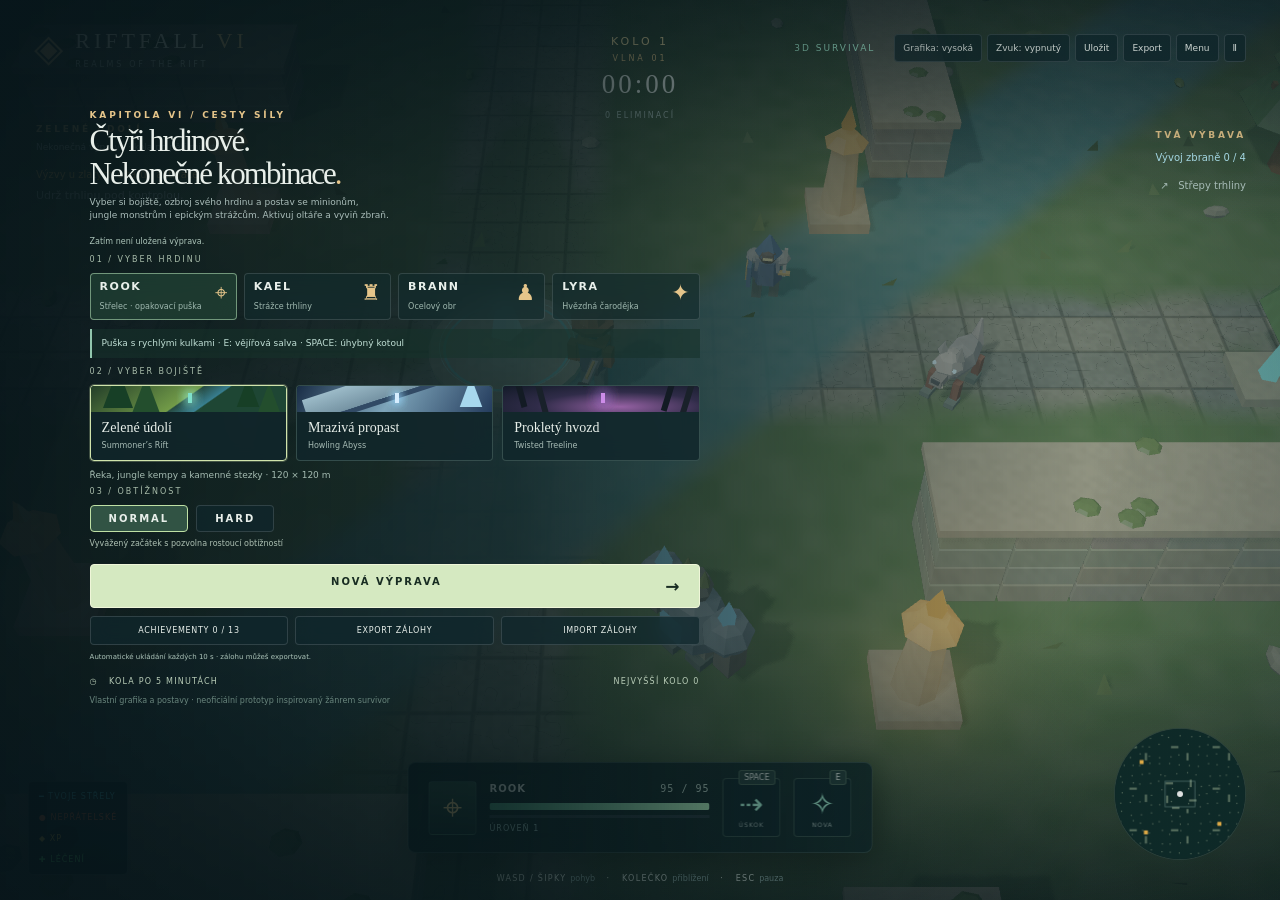
<file: riftfall-v6/riftfall-v6.html>
<!doctype html><html lang="cs"><head><meta charset="utf-8"><meta name="viewport" content="width=device-width,initial-scale=1,viewport-fit=cover"><meta name="description" content="RIFTFALL VI – samostatná 3D survival aréna v zarostlé citadele."><title>RIFTFALL VI — Paths of Power</title><style>
:root{color-scheme:dark;--mint:#a5efd2;--gold:#e5c58a;--muted:#9fafb5;--line:#ffffff22}*{box-sizing:border-box}html,body{margin:0;height:100%;overflow:hidden;background:#0c1b22;color:#e8efea;font:13px system-ui,Arial,sans-serif}button,a{-webkit-tap-highlight-color:transparent}button{color:inherit;font:inherit;cursor:pointer;border:1px solid var(--line);border-radius:4px;background:#10272cbb;padding:10px 14px;backdrop-filter:blur(10px)}button:hover{border-color:var(--mint);background:#264d46}button:focus-visible,a:focus-visible{outline:2px solid var(--gold);outline-offset:4px}button:disabled{opacity:.65;cursor:default}#scene{display:block;width:100%;height:100%;touch-action:none}.vignette{position:fixed;inset:0;pointer-events:none;background:linear-gradient(#05121899,transparent 25%,transparent 70%,#041218a0),radial-gradient(ellipse,transparent 50%,#04111870)}header{position:absolute;top:0;left:0;right:0;padding:26px 34px;display:flex;justify-content:space-between;align-items:center;gap:20px}.brand{display:flex;gap:12px;align-items:center;color:var(--gold);text-decoration:none;font-size:38px}.brand>span{color:#edf1e7;font-family:Georgia,serif;letter-spacing:4px;font-size:22px}.brand b{color:var(--gold);font-weight:400}.brand small{display:block;font:8px system-ui;letter-spacing:2.7px;color:#c0d0cc;margin-top:6px}.top-right{display:flex;gap:8px;align-items:center}.top-right button{font-size:10px;padding:9px 11px}.tag{font-size:9px;letter-spacing:2px;color:var(--mint);margin-right:14px}.objective{position:absolute;top:120px;left:36px;font-size:11px;line-height:2;color:#c3d3cf}.eyebrow{font-size:9px;letter-spacing:2.8px;color:var(--gold);font-weight:600}.topstats{position:absolute;top:35px;left:50%;transform:translateX(-50%);text-align:center;pointer-events:none}.topstats>div{font-size:9px;color:var(--gold);letter-spacing:3px}.topstats strong{display:block;font:32px Georgia,serif;letter-spacing:3px;margin:6px}.topstats small{font-size:8px;letter-spacing:2px;color:#b8cdc7}#bossHud{position:absolute;top:118px;left:32%;width:36%;text-align:center}#bossHud small{font-size:9px;letter-spacing:3px;color:#ffc0bd}#bossHud>div{height:5px;background:#2b1425;margin-top:10px}#bossHealth{height:100%;display:block;background:#ed929d}#build{position:absolute;right:34px;top:130px;text-align:right;pointer-events:none}#buildList{margin-top:12px;line-height:2.2;font-size:10px;color:#bfd4ce}.hud{position:absolute;bottom:47px;left:50%;transform:translateX(-50%);display:flex;align-items:center;gap:13px;padding:15px 20px;border:1px solid #b4d2c52c;background:linear-gradient(110deg,#0b1c21ef,#122a2bdd);border-radius:8px;box-shadow:0 8px 35px #0006}.hero-icon{width:48px;height:54px;display:flex;align-items:center;justify-content:center;font-size:34px;color:var(--gold);background:linear-gradient(#29483d,#122829);border:1px solid #5a82734d;border-radius:4px}.vitals{width:220px}.vital-title{display:flex;justify-content:space-between;font-size:10px;letter-spacing:1px}.vital-title span{color:#bdd5c9;font:10px monospace}.health{height:7px;background:#48272e;margin-top:9px;border-radius:2px;overflow:hidden}.health i{height:100%;display:block;width:100%;background:linear-gradient(90deg,#499c7d,#b3efbe);transition:width .1s}.experience{height:3px;background:#28383f;margin-top:5px}.experience i{display:block;height:100%;width:0;background:#86b6e9}.vitals>small{display:block;font-size:8px;letter-spacing:1px;color:#a0c4c2;margin-top:6px}.skill{width:58px;height:59px;padding:4px;position:relative;border-color:#7e9c8555;flex-shrink:0}.skill>span{font-size:29px;color:var(--mint)}.skill kbd{position:absolute;top:-9px;right:4px;padding:2px 5px;background:#243e3b;border:1px solid #627e6a88;border-radius:3px;font:8px system-ui}.skill small{display:block;font-size:7px;letter-spacing:1px;color:#a6b9b5}.hint{position:absolute;bottom:17px;width:100%;text-align:center;font-size:8px;letter-spacing:1.3px;color:#d0dcd5;pointer-events:none}.hint span{color:#88a6a4;letter-spacing:0}#minimap{position:absolute;bottom:40px;right:34px;background:#0b1d22ca;border:1px solid #83a98a44;border-radius:50%;width:132px;height:132px}#toast{position:absolute;top:24%;left:50%;transform:translateX(-50%);color:#ffe7af;letter-spacing:2px;font-size:13px;text-shadow:0 2px 10px #000;pointer-events:none;text-align:center}#overlay{position:absolute;inset:0;display:flex;align-items:center;background:linear-gradient(90deg,#07151af2,#08181bc9 40%,#08181b22 85%);padding:90px 7% 25px;overflow-y:auto}.menu{max-width:530px;width:100%}h1{font-family:Georgia,serif;font-weight:400;font-size:clamp(40px,4.7vw,68px);line-height:1.06;letter-spacing:-2px;margin:19px 0 22px}h1 span{color:var(--gold)}.menu>p{color:#a9bcb9;line-height:1.9;font-size:12px;margin-bottom:25px}#heroes{display:flex;gap:10px;margin-bottom:7px}.hero{flex:1;text-align:left;padding:13px 14px;background:#132b2ca8}.hero.selected{border-color:#abd6ad99;background:#274c3b94}.hero .symbol{float:right;color:var(--gold);font-size:25px}.hero b{display:block;font-size:11px;letter-spacing:1.5px}.hero small{display:block;font-size:9px;color:#9fb8af;margin-top:8px}.primary{margin-top:14px;padding:17px 24px;background:#d5e9c1;color:#182c22;border:1px solid #eff6d9;font-size:10px;letter-spacing:2px;font-weight:700;width:100%;backdrop-filter:none}.primary:hover{background:#f2f6d2;color:#182c22}.primary span{float:right;font-size:17px}.menu-bottom{display:flex;justify-content:space-between;gap:10px;font-size:8px;letter-spacing:1.2px;color:#b8ccb7;margin-top:19px}.disclaimer{font-size:8px;color:#69857d;margin-top:24px;line-height:1.8}.modal{margin:auto;max-width:750px;text-align:center;width:100%;background:#0b2026eb;padding:36px;border:1px solid #8faea54d;border-radius:8px}.modal h2{font:36px Georgia,serif;margin:12px 0}.modal p{color:#a5bbb6;line-height:1.8}.cards{display:flex;gap:12px;margin:25px 0 5px}.cards button{flex:1;padding:24px 14px;text-align:left}.cards b{display:block;color:#dbedca;font:18px Georgia,serif;margin:15px 0 9px}.cards small{font-size:11px;line-height:1.8;color:#adbfba}.cards em{color:var(--gold);font-style:normal;font-size:27px}.modal .primary{max-width:320px}#touch{display:none;position:absolute;bottom:160px;left:16px;text-align:center}#touch button{width:43px;height:43px;touch-action:none;padding:8px;font-size:19px;background:#0e292a9c}@media(pointer:coarse){#touch{display:block}.hint{display:none}}@media(max-width:900px){header{padding:19px}.brand>span{font-size:17px;letter-spacing:2px}.brand{font-size:30px;gap:8px}.tag{display:none}.topstats{top:90px}.objective{top:110px;left:20px}#build{display:none}#bossHud{top:166px;left:25%;width:50%}#overlay{padding:150px 6% 30px}#minimap{width:90px;height:90px;right:16px;bottom:150px}.hud{bottom:30px;padding:10px;gap:8px}.vitals{width:170px}.hero-icon{width:38px}.skill{width:48px}.hint{bottom:9px;font-size:7px}.top-right{gap:5px}.top-right button{padding:8px;font-size:9px}#toast{top:30%}}@media(max-width:520px){.brand small{font-size:6px;letter-spacing:1.5px}.top-right #quality{display:none}.objective{font-size:9px}.eyebrow{font-size:8px;letter-spacing:2px}.hero-icon{display:none}.vitals{width:150px}.hud{bottom:23px}.menu>p{font-size:11px}h1{font-size:42px}.hero{padding:10px}.hero small{font-size:8px}.hero .symbol{font-size:20px}.menu-bottom{font-size:6px}.modal{padding:20px 15px}.modal h2{font-size:29px}.cards{flex-direction:column;gap:8px}.cards button{padding:12px 15px}.cards b{font-size:17px;margin:0 0 3px}.cards em{float:right}.cards small{font-size:10px}#overlay{padding-top:155px}.topstats strong{font-size:25px}.disclaimer{margin-top:14px}}
/* Chapter III selection screen */
.menu{max-width:610px}h1{font-size:clamp(35px,4vw,53px);margin:12px 0 15px}.menu>p{margin:0 0 17px;font-size:11px}.section-label{font-size:8px;letter-spacing:2px;color:#a8bcaa;margin:14px 0 9px}#heroes{display:grid;grid-template-columns:repeat(4,1fr);gap:7px}.hero{padding:12px 10px}.hero .symbol{font-size:22px}.hero small{font-size:8px;line-height:1.5}#maps{display:grid;grid-template-columns:repeat(3,1fr);gap:9px}.map-card{padding:0 0 10px;overflow:hidden;text-align:left;background:#11262bd9;border:1px solid #69877d66}.map-card.selected{border-color:#d1e4ac;box-shadow:0 0 0 1px #d1e4ac44}.map-card>b,.map-card>small{display:block;padding:0 11px}.map-card>b{font:14px Georgia,serif;margin-top:8px}.map-card>small{font-size:8px;color:#a6bab4;margin-top:5px}.map-art{height:60px;position:relative;overflow:hidden;background:linear-gradient(145deg,#233e29,#729b48 48%,#264b42 49%,#377d8e 60%,#1e4634 61%)}.map-art:before,.map-art:after{content:'';position:absolute;width:0;height:0;border-left:15px solid transparent;border-right:15px solid transparent;border-bottom:40px solid #173f26;bottom:4px;left:12px;filter:drop-shadow(28px 8px 0 #234e2d)}.map-art:after{left:auto;right:23px;bottom:0;transform:scale(.75)}.map-abyss .map-art{background:linear-gradient(120deg,#192d46,#7da4b9 48%,#243c5d)}.map-abyss .map-art:before{width:140px;height:23px;left:5px;bottom:11px;transform:rotate(-18deg);border:0;background:linear-gradient(#9cbbc8,#7593a3);filter:none;box-shadow:0 5px 0 #314a65}.map-abyss .map-art:after{border-bottom-color:#a7d8ee;filter:none;right:6px;bottom:0}.map-treeline .map-art{background:radial-gradient(ellipse at 60% 80%,#9561a3,#302c49 50%,#121a27)}.map-treeline .map-art:before,.map-treeline .map-art:after{border:0;width:6px;height:50px;background:#131b24;transform:rotate(-15deg);box-shadow:19px 15px 0 #19212a,65px -4px 0 #1c202b;filter:none}.map-treeline .map-art:after{transform:rotate(17deg);right:25px}.map-art i{position:absolute;display:block;width:4px;height:10px;background:#7fe0cb;bottom:9px;left:50%;box-shadow:0 0 12px #9dffe7}.map-abyss .map-art i{background:#d6eeff;box-shadow:0 0 10px #9bd9ff}.map-treeline .map-art i{background:#cd8ce9;box-shadow:0 0 15px #ce8aff}#mapDetail{display:block;margin:9px 0 0;font-size:9px;color:#a4bbb1}.menu-bottom{margin-top:13px}.disclaimer{margin-top:12px}.menu .primary{margin-top:12px}#overlay{padding-top:95px;padding-bottom:20px}@media(max-width:650px){#heroes{grid-template-columns:repeat(2,1fr)}.hero .symbol{font-size:20px}.hero{padding:8px 10px}.hero small{margin-top:3px}#maps{gap:5px}.map-art{height:40px}.map-card>b{font-size:11px;padding:0 7px}.map-card>small{font-size:7px;padding:0 7px}.menu h1{font-size:35px;line-height:1.02}.menu>p{font-size:10px}.menu>p br{display:none}#overlay{padding-top:160px;align-items:flex-start}.menu-bottom{font-size:6px}.section-label{margin-top:10px}.modal{margin:auto}}@media(max-height:750px) and (min-width:651px){.menu h1{font-size:35px}.menu>p{margin-bottom:10px}.map-art{height:36px}.hero{padding:9px}.section-label{margin-top:9px}.disclaimer{font-size:7px}.menu-bottom{margin-top:9px}#overlay{align-items:flex-start}}
/* Chapter IV: difficulty, navigation and combat readability. */
#difficulty{display:flex;gap:8px}#difficulty button{padding:9px 22px;font-size:10px;font-weight:bold;letter-spacing:2px}#difficulty button.selected{border-color:#bfe0a5;background:#315344}#difficulty button:last-child.selected{border-color:#ff936b;color:#ffc0a0;background:#582b27}#difficultyInfo{display:block;font-size:8px;color:#adc0b3;margin-top:7px;min-height:13px}.secondary{display:block;margin:12px auto 0;max-width:320px;width:100%;font-size:10px;letter-spacing:1px}.legend{position:absolute;left:28px;bottom:25px;display:flex;gap:12px;flex-direction:column;font-size:8px;letter-spacing:1px;padding:10px;background:#071b20d9;border:1px solid #abc9bd33;border-radius:5px;pointer-events:none}.friendly{color:#50e9ff}.enemy{color:#ff7442}.xp-legend{color:#ffd34c}.heal-legend{color:#62ff88}#challengeStatus{color:#ffcd72;font-size:10px;margin-top:9px}#evolutionStatus{font-size:10px;color:#bbf3ff;margin:12px 0}.interact{position:absolute;left:50%;bottom:145px;transform:translateX(-50%);font-size:11px;color:#ffe1a1;border-color:#f5ce7e99;background:#1e2827eb}.menu .section-label{margin-top:11px}.menu h1{font-size:clamp(33px,3.7vw,48px);margin-bottom:12px}.menu>p{font-size:10px;line-height:1.7;margin-bottom:12px}.menu .map-art{height:45px}#overlay{padding-top:105px;padding-bottom:18px}@media(max-width:900px){.legend{left:15px;bottom:150px;font-size:7px;gap:7px;padding:8px}#touch{bottom:245px}.top-right button{padding:7px}.brand>span{font-size:15px}.top-right #quality{display:none}.objective{top:155px;font-size:8px}.topstats{top:85px}.interact{bottom:138px}}@media(max-width:650px){#overlay{padding-top:150px}.menu h1{font-size:30px}.menu .map-art{height:32px}.menu .hero{padding:7px 9px}.menu-bottom{font-size:6px}.disclaimer{margin-top:8px}.legend{bottom:150px}.objective{max-width:47%;line-height:1.6}#challengeStatus{font-size:8px}.menu .section-label{margin-top:8px}#difficulty button{padding:8px 18px}}@media(max-height:800px) and (min-width:651px){.menu h1{font-size:32px;margin:6px 0}.menu .map-art{height:30px}.menu .hero{padding:8px}.menu>p{margin-bottom:8px}.menu .section-label{margin-top:8px}.menu-bottom{margin-top:9px}.menu .primary{padding:13px 20px}#overlay{align-items:flex-start}.disclaimer{font-size:7px}}
/* Campaign and persistent profile */
#stageText{color:#e5d39d;font-size:11px;letter-spacing:3px;margin-bottom:6px}#campaignInfo{font-size:9px;color:#c2d4cc}#saveStatus{font-size:8px;color:#a8c4b8}#saveSummary,#storageHint{display:block;font-size:8px;color:#adc5ba;line-height:1.7;margin-top:7px}.continue{background:#294f46!important;color:#d8f5dd!important;border-color:#86bf9c!important;margin:0 0 6px!important;padding:12px 15px!important}.profile-actions{display:flex;gap:7px;margin-top:12px}.profile-actions button{flex:1;padding:9px 7px;font-size:8px;letter-spacing:.7px}#achievementToast{position:absolute;bottom:155px;left:50%;transform:translateX(-50%);max-width:90%;padding:15px 24px;background:#182d28f0;border:1px solid #d2ba75;border-radius:6px;font-size:12px;box-shadow:0 4px 25px #0008;pointer-events:none;color:#f2df9f;z-index:6;text-align:center}.achievement-grid{display:grid;grid-template-columns:repeat(2,1fr);gap:9px;max-height:48vh;overflow:auto;text-align:left;padding:5px 4px}.achievement{padding:13px;border:1px solid #48635c66;background:#14282bd9;border-radius:5px;opacity:.65}.achievement.unlocked{border-color:#b9a069;background:#2a382bcc;opacity:1}.achievement b{display:block;color:#e1d29e;font-size:12px}.achievement span{display:block;color:#b6c9bf;font-size:10px;margin:6px 0;line-height:1.5}.achievement small{color:#92b3a3;font-size:8px;letter-spacing:1px}.achievements .primary{margin-top:18px}.menu h1{font-size:clamp(31px,3.3vw,44px)}.menu .disclaimer{margin-top:8px}.top-right{gap:5px}.top-right button{padding:8px;font-size:9px}#overlay{overflow-y:auto;align-items:flex-start}.menu{margin-top:5px}.modal{margin:auto}.topstats strong{font-size:27px}#wave{font-size:8px}.menu>p{line-height:1.5}@media(max-width:1050px){.top-right #quality{display:none}.objective{top:145px}.topstats{top:86px}.topstats strong{font-size:24px}header{padding:15px 20px}.topstats #stageText{font-size:10px}#bossHud{top:184px}.objective{max-width:45%}.top-right button{padding:7px;font-size:8px}}@media(max-width:650px){.top-right #sound,.top-right #export{display:none}.brand small{font-size:5px}.brand{gap:5px}.brand>span{font-size:13px}.top-right{gap:4px}.top-right button{padding:7px 6px}.profile-actions{gap:5px}.profile-actions button{font-size:7px}.menu h1{font-size:29px}.achievement-grid{grid-template-columns:1fr}.modal h2{font-size:25px}.objective{top:150px}#campaignInfo,#saveStatus{font-size:7px}#achievementToast{bottom:135px;padding:10px 13px;font-size:10px}}@media(max-height:900px) and (min-width:651px){.menu h1{font-size:31px;margin:5px 0}.menu>p{font-size:9px}.menu .hero{padding:6px 9px}.menu .map-art{height:26px}.menu .section-label{margin-top:7px}.menu .primary{padding:11px 17px}.menu .profile-actions{margin-top:8px}.menu #storageHint{font-size:7px}.menu #difficulty button{padding:7px 18px}}
/* Hero kits, upgrade drafting, rarity and synergy feedback. */
#heroKit{font-size:9px;color:#c0dfd5;line-height:1.6;margin:9px 0;padding:7px 10px;background:#16312b99;border-left:2px solid #91c6ad}#synergyHUD{font-size:9px;line-height:1.8;color:#a9e1f1;max-width:240px}.upgrade-modal{max-width:980px}.upgrade-modal .cards{align-items:stretch}.upgrade-modal .cards button{border:2px solid var(--rarity,#66777c);box-shadow:inset 0 0 25px color-mix(in srgb,var(--rarity) 7%,transparent);background:#10272df2;position:relative;min-width:0}.upgrade-modal .cards button:hover{box-shadow:0 0 15px color-mix(in srgb,var(--rarity) 30%,transparent);transform:translateY(-2px)}.rarity-tag{font-size:9px;letter-spacing:1.3px;color:var(--rarity);font-weight:700;border-bottom:1px solid #ffffff17;padding-bottom:10px;margin-bottom:8px}.rarity-4{background:linear-gradient(145deg,#3c3120,#14272c)!important}.rarity-3{background:linear-gradient(145deg,#30203b,#14272c)!important}.rank{display:block;font-size:8px!important;letter-spacing:1px;margin-top:10px;color:#b2c5bf!important}.pick-key{display:block;margin-top:15px;font-size:8px!important;letter-spacing:1px}.synergy-note{display:block;font-size:9px;line-height:1.6;color:#9baeb9;margin-top:8px;border-top:1px solid #ffffff16;padding-top:7px}.synergy-note.ready{color:#c1f4b3}.draft-actions{display:flex;gap:8px;justify-content:center;flex-wrap:wrap;margin-top:15px}.draft-actions button{font-size:9px;letter-spacing:.5px;padding:11px 14px}.rarity-odds{font-size:8px;line-height:1.8;letter-spacing:.7px;margin-top:13px}.synergy-list{display:grid;grid-template-columns:repeat(2,1fr);gap:6px;text-align:left;max-height:125px;overflow:auto;margin-top:17px}.synergy-list span{font-size:9px;color:#829b98;line-height:1.6;padding:7px 10px;background:#ffffff05;border:1px solid #ffffff0b;border-radius:4px}.synergy-list span.active{color:#c5edb8;background:#5a8a381c;border-color:#a3d58b55}.upgrade-modal .cards b{font-size:19px}.skill small{font-size:6px}.skill{min-width:58px}@media(max-width:650px){.upgrade-modal .cards{flex-direction:column}.upgrade-modal .cards button{padding:11px}.upgrade-modal .cards b{font-size:16px;margin:3px 0}.rarity-tag{padding-bottom:5px;margin-bottom:3px;font-size:8px}.synergy-note{font-size:8px;margin-top:5px}.pick-key{margin-top:6px}.rank{margin-top:5px}.draft-actions button{font-size:8px;padding:9px}.synergy-list{grid-template-columns:1fr;max-height:135px}#heroKit{font-size:8px;padding:5px 8px}.skill{min-width:48px}.rarity-odds{font-size:7px}.upgrade-modal>p{font-size:10px}}@media(max-height:850px) and (min-width:651px){.upgrade-modal{padding:22px}.upgrade-modal .cards{margin-top:15px}.upgrade-modal .cards button{padding:13px}.upgrade-modal .cards b{margin:7px 0}.synergy-list{max-height:100px}.upgrade-modal h2{font-size:29px}.menu #heroKit{font-size:8px;padding:4px 8px;margin:6px 0}}

</style></head><body>
<canvas id="scene" aria-label="3D herní aréna, pohyb WASD nebo šipkami"></canvas><div class="vignette"></div>
<header><a class="brand" href="#" id="brand">◈ <span>RIFTFALL <b>VI</b><small>REALMS OF THE RIFT</small></span></a><div class="top-right"><span class="tag">3D SURVIVAL</span><button id="quality">Grafika: vysoká</button><button id="sound">Zvuk: vypnutý</button><button id="save">Uložit</button><button id="export">Export</button><button id="exit">Menu</button><button id="pause" aria-label="Pozastavit hru">Ⅱ</button></div></header>
<section class="objective"><div class="eyebrow"><span id="mapTitle">ZELENÉ ÚDOLÍ</span></div><div id="campaignInfo"></div><div id="saveStatus"></div><div id="challengeStatus"></div><div id="objective">Udrž trhlinu pod kontrolou.</div></section>
<div class="topstats"><div id="stageText">KOLO 1</div><div id="wave">VLNA 01</div><strong id="timer">00:00</strong><small id="kills">0 ELIMINACÍ</small></div>
<div id="bossHud" hidden><small id="bossLabel">EPICKÝ STRÁŽCE</small><div><i id="bossHealth"></i></div></div>
<aside id="build"><div class="eyebrow">TVÁ VÝBAVA</div><div id="synergyHUD"></div><div id="evolutionStatus">Vývoj zbraně 0 / 4</div><div id="buildList">↗ &nbsp; Střepy trhliny</div></aside>
<div class="hud"><div class="hero-icon" id="heroIcon">♜</div><div class="vitals"><div class="vital-title"><b id="heroName">KAEL</b><span id="hpText">110 / 110</span></div><div class="health"><i id="hpBar"></i></div><div class="experience"><i id="xpBar"></i></div><small id="xpText">ÚROVEŇ 1</small></div><button class="skill" id="dash"><span>⇢</span><kbd>SPACE</kbd><small>ÚSKOK</small></button><button class="skill" id="nova"><span>✧</span><kbd>E</kbd><small>NOVA</small></button></div>
<div class="hint">WASD / ŠIPKY <span>pohyb</span> &nbsp; · &nbsp; KOLEČKO <span>přiblížení</span> &nbsp; · &nbsp; ESC <span>pauza</span></div>
<div id="toast" role="status" aria-live="polite"></div><canvas id="minimap" width="132" height="132" aria-label="Minimapa s překážkami"></canvas>
<div class="legend"><span class="friendly">━ TVOJE STŘELY</span><span class="enemy">● NEPŘÁTELSKÉ</span><span class="xp-legend">◆ XP</span><span class="heal-legend">✚ LÉČENÍ</span></div><button id="interact" class="interact">F · VÝZVA</button><div id="touch"><button data-key="arrowup">↑</button><div><button data-key="arrowleft">←</button><button data-key="arrowdown">↓</button><button data-key="arrowright">→</button></div></div>
<div id="overlay"><div class="menu"><div class="eyebrow">KAPITOLA VI / CESTY SÍLY</div><h1>Čtyři hrdinové.<br>Nekonečné kombinace<span>.</span></h1><p>Vyber si bojiště, ozbroj svého hrdinu a postav se minionům,<br>jungle monstrům i epickým strážcům. Aktivuj oltáře a vyviň zbraň.</p><button id="continueGame" class="primary continue" hidden>POKRAČOVAT VE VÝPRAVĚ</button><small id="saveSummary"></small><div class="section-label">01 / VYBER HRDINU</div><div id="heroes"></div><div id="heroKit"></div><div class="section-label">02 / VYBER BOJIŠTĚ</div><div id="maps"></div><small id="mapDetail"></small><div class="section-label">03 / OBTÍŽNOST</div><div id="difficulty"></div><small id="difficultyInfo"></small><button class="primary" id="start">NOVÁ VÝPRAVA <span>→</span></button><div class="profile-actions"><button id="achievements">ACHIEVEMENTY</button><button id="menuExport">EXPORT ZÁLOHY</button><button id="menuImport">IMPORT ZÁLOHY</button></div><small id="storageHint"></small><div class="menu-bottom"><span>◷ &nbsp; KOLA PO 5 MINUTÁCH</span><span id="record">REKORD 00:00</span></div><div class="disclaimer">Vlastní grafika a postavy · neoficiální prototyp inspirovaný žánrem survivor</div></div></div>
<script>
'use strict';
/* Native WebGL2 renderer; no network, libraries or external assets. */
const RF={};
(()=>{
const canvas=document.getElementById('scene');
const gl=canvas.getContext('webgl2',{antialias:true,alpha:false,powerPreference:'high-performance'});
if(!gl){document.getElementById('overlay').innerHTML='<div class="modal"><h2>3D grafika není dostupná</h2><p>Otevři soubor v aktuálním Chrome nebo Edge se zapnutou hardwarovou akcelerací. Hra vyžaduje WebGL 2.</p></div>';throw Error('WebGL2 unavailable')}
const VS=`#version 300 es
precision highp float;
layout(location=0) in vec3 position;layout(location=1) in vec3 normal;layout(location=2) in vec3 color;layout(location=3) in float material;
uniform mat4 pv;uniform mat4 lightPV;out vec3 P;out vec3 N;out vec3 C;out float M;out vec4 SP;
void main(){P=position;N=normal;C=color;M=material;SP=lightPV*vec4(position,1.);gl_Position=pv*vec4(position,1.);}`;
const FS=`#version 300 es
precision highp float;
in vec3 P;in vec3 N;in vec3 C;in float M;in vec4 SP;uniform vec3 eye;uniform sampler2D shadowMap;uniform bool shadows;uniform int biome;uniform vec2 torchPositions[4];out vec4 frag;
float hash(vec2 p){return fract(sin(dot(p,vec2(127.1,311.7)))*43758.5453);}
float noise(vec2 p){vec2 i=floor(p),f=fract(p);f=f*f*(3.-2.*f);return mix(mix(hash(i),hash(i+vec2(1,0)),f.x),mix(hash(i+vec2(0,1)),hash(i+vec2(1)),f.x),f.y);}
void main(){
vec3 n=normalize(N),c=C;float rough=1.;
if(M<-.5){vec2 q=P.xz*.85;vec2 tile=floor(q);vec2 f=fract(q);float edge=min(min(f.x,1.-f.x),min(f.y,1.-f.y));float grain=noise(P.xz*9.);float moss=smoothstep(.53,.8,noise(P.xz*.42)+noise(P.xz*2.)*.14);
c=mix(vec3(.15,.20,.20),vec3(.24,.28,.24),hash(tile));c*=.88+grain*.22;c=mix(c,vec3(.09,.17,.075),moss*.78);c*=mix(.54,1.,smoothstep(.016,.055,edge));float crack=abs(noise(P.xz*4.)-.49);c*=mix(.70,1.,smoothstep(.005,.02,crack));
if(biome==0){float river=1.-smoothstep(1.9,3.5,abs(P.x+P.z-5.));float path=1.-smoothstep(1.3,2.5,min(abs(P.x),abs(P.z)));c=mix(vec3(.08,.18,.065)+noise(P.xz*2.)*.035,c,path);c=mix(c,vec3(.055,.21,.25)+noise(P.xz*3.)*.025,river*.9);}
if(biome==1){float ice=smoothstep(.4,.8,noise(P.xz*.35));c=mix(vec3(.55,.64,.7),vec3(.19,.35,.46),ice*.65);c*=.9+grain*.12;c*=mix(.68,1.,smoothstep(.008,.04,edge));}
if(biome==2){float path=1.-smoothstep(1.,2.7,min(abs(P.x+P.z*.4),abs(P.x-P.z*.6)));c=mix(vec3(.07,.095,.075),vec3(.19,.14,.20),path);c*=.85+grain*.22;float corruption=smoothstep(.5,.85,noise(P.xz*.3));c+=vec3(.045,.0,.06)*corruption;}
rough=.9;
}else if(M<.1){c*=.92+noise(P.xz*7.+P.y*3.)*.15;}
vec3 l=normalize(vec3(-.6,1.,.45));float diffuse=max(0.,dot(n,l));
float shadow=1.;if(shadows&&M<.9){vec3 s=SP.xyz/SP.w*.5+.5;if(s.x>0.&&s.x<1.&&s.y>0.&&s.y<1.){float blocked=0.;float bias=max(.0012,.003*(1.-diffuse));for(int x=-1;x<=1;x++)for(int y=-1;y<=1;y++){float d=texture(shadowMap,s.xy+vec2(float(x),float(y))/2048.).r;blocked+=s.z-bias>d?1.:0.;}shadow=1.-blocked/9.*.68;}}
vec3 ambient=mix(vec3(.19,.24,.25),vec3(.37,.43,.40),n.y*.5+.5);vec3 lit=c*(ambient+vec3(1.,.90,.70)*diffuse*shadow*.82);
vec3 view=normalize(eye-P),halfway=normalize(l+view);float spec=pow(max(0.,dot(n,halfway)),28.)*.12*shadow;lit+=spec;
float torch=0.;for(int i=0;i<4;i++)torch+=2.4/(1.+dot(P.xz-torchPositions[i],P.xz-torchPositions[i])*1.4);lit+=c*vec3(1.,.45,.13)*torch;
float rift=2.4/(1.+dot(P.xz,P.xz)*.75);lit+=c*vec3(.12,.7,.67)*rift;
if(M>.9)lit=c*1.65;float fog=1.-exp(-distance(eye,P)*.004);lit=mix(lit,(biome==1?vec3(.13,.22,.32):biome==2?vec3(.065,.065,.12):vec3(.08,.17,.14)),fog);lit=lit/(lit+vec3(.8));lit=pow(lit,vec3(1./2.2));frag=vec4(lit,1.);
}`;
const DVS=`#version 300 es
precision highp float;layout(location=0)in vec3 position;uniform mat4 pv;void main(){gl_Position=pv*vec4(position,1.);}`;
const DFS=`#version 300 es
precision highp float;void main(){}`;
function shader(type,source){const s=gl.createShader(type);gl.shaderSource(s,source);gl.compileShader(s);if(!gl.getShaderParameter(s,gl.COMPILE_STATUS))throw Error(gl.getShaderInfoLog(s));return s}
function program(v,f){const p=gl.createProgram();gl.attachShader(p,shader(gl.VERTEX_SHADER,v));gl.attachShader(p,shader(gl.FRAGMENT_SHADER,f));gl.linkProgram(p);if(!gl.getProgramParameter(p,gl.LINK_STATUS))throw Error(gl.getProgramInfoLog(p));return p}
const main=program(VS,FS),depth=program(DVS,DFS);
const sub=(a,b)=>a.map((v,i)=>v-b[i]),dot=(a,b)=>a.reduce((s,v,i)=>s+v*b[i],0),cross=(a,b)=>[a[1]*b[2]-a[2]*b[1],a[2]*b[0]-a[0]*b[2],a[0]*b[1]-a[1]*b[0]],norm=a=>{const d=Math.hypot(...a)||1;return a.map(v=>v/d)};
function multiply(a,b){const o=new Float32Array(16);for(let c=0;c<4;c++)for(let r=0;r<4;r++)for(let k=0;k<4;k++)o[c*4+r]+=a[k*4+r]*b[c*4+k];return o}
function lookAt(eye,at){const z=norm(sub(eye,at)),x=norm(cross([0,1,0],z)),y=cross(z,x);return new Float32Array([x[0],y[0],z[0],0,x[1],y[1],z[1],0,x[2],y[2],z[2],0,-dot(x,eye),-dot(y,eye),-dot(z,eye),1])}
function perspective(fov,aspect,near,far){const f=1/Math.tan(fov/2);return new Float32Array([f/aspect,0,0,0,0,f,0,0,0,0,(far+near)/(near-far),-1,0,0,2*far*near/(near-far),0])}
function ortho(l,r,b,t,n,f){return new Float32Array([2/(r-l),0,0,0,0,2/(t-b),0,0,0,0,-2/(f-n),0,-(r+l)/(r-l),-(t+b)/(t-b),-(f+n)/(f-n),1])}
class Builder{
 constructor(){this.v=[]}
 tri(a,b,c,color,mat=0){const n=norm(cross(sub(b,a),sub(c,a)));for(const p of [a,b,c])this.v.push(...p,...n,...color,mat)}
 quad(a,b,c,d,color,mat=0){this.tri(a,b,c,color,mat);this.tri(a,c,d,color,mat)}
 box(x,y,z,sx,sy,sz,color,mat=0){const a=x-sx/2,b=x+sx/2,c=y-sy/2,d=y+sy/2,e=z-sz/2,f=z+sz/2;this.quad([a,c,f],[b,c,f],[b,d,f],[a,d,f],color,mat);this.quad([b,c,e],[a,c,e],[a,d,e],[b,d,e],color,mat);this.quad([b,c,f],[b,c,e],[b,d,e],[b,d,f],color,mat);this.quad([a,c,e],[a,c,f],[a,d,f],[a,d,e],color,mat);this.quad([a,d,f],[b,d,f],[b,d,e],[a,d,e],color,mat);this.quad([a,c,e],[b,c,e],[b,c,f],[a,c,f],color,mat)}
 cone(x,y,z,r,h,color,sides=7,top=0,mat=0){for(let i=0;i<sides;i++){const a=i*Math.PI*2/sides,b=(i+1)*Math.PI*2/sides;const p=[x+Math.cos(a)*r,y,z+Math.sin(a)*r],q=[x+Math.cos(b)*r,y,z+Math.sin(b)*r],u=[x+Math.cos(a)*top,y+h,z+Math.sin(a)*top],v=[x+Math.cos(b)*top,y+h,z+Math.sin(b)*top];this.quad(q,p,u,v,color,mat);this.tri([x,y+h,z],v,u,color,mat);this.tri([x,y,z],p,q,color,mat)}}
 sphere(x,y,z,sx,sy,sz,color,mat=0){const n=7,m=4;for(let j=0;j<m;j++)for(let i=0;i<n;i++){const point=(u,v)=>{const a=u*Math.PI*2/n,b=v*Math.PI/m;return[x+Math.cos(a)*Math.sin(b)*sx,y+Math.cos(b)*sy,z+Math.sin(a)*Math.sin(b)*sz]};this.quad(point(i,j),point(i+1,j),point(i+1,j+1),point(i,j+1),color,mat)}}
 ring(x,y,z,r,width,color,mat=1,sides=40){for(let i=0;i<sides;i++){const a=i*Math.PI*2/sides,b=(i+1)*Math.PI*2/sides;this.quad([x+Math.cos(a)*r,y,z+Math.sin(a)*r],[x+Math.cos(b)*r,y,z+Math.sin(b)*r],[x+Math.cos(b)*(r+width),y,z+Math.sin(b)*(r+width)],[x+Math.cos(a)*(r+width),y,z+Math.sin(a)*(r+width)],color,mat)}}
 add(model,x,y,z,angle=0,scale=1){const c=Math.cos(angle),s=Math.sin(angle),v=model.v;for(let i=0;i<v.length;i+=10){this.v.push(x+(v[i]*c+v[i+2]*s)*scale,y+v[i+1]*scale,z+(-v[i]*s+v[i+2]*c)*scale,v[i+3]*c+v[i+5]*s,v[i+4],-v[i+3]*s+v[i+5]*c,v[i+6],v[i+7],v[i+8],v[i+9])}}
}
function buffer(){const vao=gl.createVertexArray(),vbo=gl.createBuffer();gl.bindVertexArray(vao);gl.bindBuffer(gl.ARRAY_BUFFER,vbo);for(let i=0;i<4;i++){gl.enableVertexAttribArray(i);gl.vertexAttribPointer(i,i===3?1:3,gl.FLOAT,false,40,i*12)}return{vao,vbo,count:0}}
const stat=buffer(),dyn=buffer();
function upload(target,b,usage){gl.bindBuffer(gl.ARRAY_BUFFER,target.vbo);gl.bufferData(gl.ARRAY_BUFFER,new Float32Array(b.v),usage);target.count=b.v.length/10}
const shadow=gl.createTexture();gl.bindTexture(gl.TEXTURE_2D,shadow);gl.texImage2D(gl.TEXTURE_2D,0,gl.DEPTH_COMPONENT24,2048,2048,0,gl.DEPTH_COMPONENT,gl.UNSIGNED_INT,null);gl.texParameteri(gl.TEXTURE_2D,gl.TEXTURE_MIN_FILTER,gl.NEAREST);gl.texParameteri(gl.TEXTURE_2D,gl.TEXTURE_MAG_FILTER,gl.NEAREST);gl.texParameteri(gl.TEXTURE_2D,gl.TEXTURE_WRAP_S,gl.CLAMP_TO_EDGE);gl.texParameteri(gl.TEXTURE_2D,gl.TEXTURE_WRAP_T,gl.CLAMP_TO_EDGE);const fbo=gl.createFramebuffer();gl.bindFramebuffer(gl.FRAMEBUFFER,fbo);gl.framebufferTexture2D(gl.FRAMEBUFFER,gl.DEPTH_ATTACHMENT,gl.TEXTURE_2D,shadow,0);gl.drawBuffers([gl.NONE]);gl.readBuffer(gl.NONE);const shadowOK=gl.checkFramebufferStatus(gl.FRAMEBUFFER)===gl.FRAMEBUFFER_COMPLETE;gl.bindFramebuffer(gl.FRAMEBUFFER,null);
const lightPV=multiply(ortho(-42,42,-42,42,1,130),lookAt([-35,60,30],[0,0,0]));
const loc={pv:gl.getUniformLocation(main,'pv'),lightPV:gl.getUniformLocation(main,'lightPV'),eye:gl.getUniformLocation(main,'eye'),shadows:gl.getUniformLocation(main,'shadows'),torches:gl.getUniformLocation(main,'torchPositions[0]'),biome:gl.getUniformLocation(main,'biome'),shadowMap:gl.getUniformLocation(main,'shadowMap'),depthPV:gl.getUniformLocation(depth,'pv')};
let quality=true,biome=0,torches=[-8,-5,8,-5,-8,6,8,6];
function render(b,eye,target){const tx=Math.round(target[0]*8)/8,tz=Math.round(target[2]*8)/8;const lightPV=multiply(ortho(-34,34,-34,34,1,130),lookAt([tx-35,60,tz+30],[tx,0,tz]));const ratio=Math.min(devicePixelRatio||1,quality?1.7:1);const w=Math.round(canvas.clientWidth*ratio),h=Math.round(canvas.clientHeight*ratio);if(canvas.width!==w||canvas.height!==h){canvas.width=w;canvas.height=h}upload(dyn,b,gl.DYNAMIC_DRAW);gl.enable(gl.DEPTH_TEST);gl.disable(gl.CULL_FACE);
function draw(){for(const v of[stat,dyn]){gl.bindVertexArray(v.vao);gl.drawArrays(gl.TRIANGLES,0,v.count)}}
if(quality&&shadowOK){gl.bindFramebuffer(gl.FRAMEBUFFER,fbo);gl.viewport(0,0,2048,2048);gl.clear(gl.DEPTH_BUFFER_BIT);gl.useProgram(depth);gl.uniformMatrix4fv(loc.depthPV,false,lightPV);gl.enable(gl.POLYGON_OFFSET_FILL);gl.polygonOffset(1,1);draw();gl.disable(gl.POLYGON_OFFSET_FILL)}
gl.bindFramebuffer(gl.FRAMEBUFFER,null);gl.viewport(0,0,w,h);gl.clearColor(.08,.15,.18,1);gl.clear(gl.COLOR_BUFFER_BIT|gl.DEPTH_BUFFER_BIT);gl.useProgram(main);const pv=multiply(perspective(.66,w/h,.2,150),lookAt(eye,target));gl.uniformMatrix4fv(loc.pv,false,pv);gl.uniformMatrix4fv(loc.lightPV,false,lightPV);gl.uniform3fv(loc.eye,eye);gl.uniform1i(loc.shadows,quality&&shadowOK);gl.uniform1i(loc.biome,biome);gl.uniform2fv(loc.torches,torches);gl.activeTexture(gl.TEXTURE0);gl.bindTexture(gl.TEXTURE_2D,shadow);gl.uniform1i(loc.shadowMap,0);draw();
}
Object.assign(RF,{Builder,render,setStatic:b=>upload(stat,b,gl.STATIC_DRAW),setQuality:q=>quality=q,setBiome:i=>biome=i,setTorches:v=>torches=v.flat(),math:{multiply,lookAt,perspective,ortho},shaders:{VS,FS,DVS,DFS}});
})();

</script><script>
'use strict';
(()=>{
const B=RF.Builder;
const maps=[
{id:'rift',name:'Zelené údolí',inspiration:'Summoner’s Rift',subtitle:'Řeka, jungle kempy a kamenné stezky',boss:'VAELTHAR · STAROBYLÝ DRAK',bossModel:'dragon',color:'#93dba0',obstacles:[[-10,-10,7,2,1.5],[10,-10,2,7,1.5],[-12,5,2,7,1.8],[12,6,7,2,1.8],[-4,13,7,2,1.5],[7,16,2,4,2.3]],torches:[[-7,-5],[8,-5],[-8,7],[8,9]]},
{id:'abyss',name:'Mrazivá propast',inspiration:'Howling Abyss',subtitle:'Zasněžený most nad ledovou propastí',boss:'SKAAL · LEDOVÝ LEVIATAN',bossModel:'frost',color:'#9cd6ff',obstacles:[[-7,-13,3,2,1.4],[7,-7,3,2,1.7],[-7,5,3,2,1.6],[7,12,3,2,1.6],[0,17,3,2,1.1]],torches:[[-9,-16],[9,-16],[-9,13],[9,13]]},
{id:'treeline',name:'Prokletý hvozd',inspiration:'Twisted Treeline',subtitle:'Mrtvé stromy, mlha a prokleté oltáře',boss:'MORGAATH · PAVOUČÍ MATKA',bossModel:'spider',color:'#c3a1ec',obstacles:[[-9,-8,6,2,1.3],[9,-9,2,6,1.5],[-10,8,2,6,1.7],[9,9,6,2,1.4],[0,16,5,2,1.4],[-17,-16,3,3,2.5],[17,16,3,3,2.5]],torches:[[-6,-5],[7,-5],[-7,7],[7,8]]}
];
function build(index,stage=1){
const cfg=maps[index],b=new B(),obs=cfg.obstacles.map(([x,z,w,d,h])=>({x,z,w,d,h}));let seed=180+index+(stage-1)*1597;const rnd=()=>{seed=(Math.imul(seed,1664525)+1013904223)>>>0;return seed/4294967296},r=(a,c)=>a+rnd()*(c-a);
// Populate the expanded outer regions without scaling character-sized props.
if(index===1){for(const z of[-46,-30,32,47]){obs.push({x:z<0?-12:12,z,w:5,d:2.5,h:1.8});obs.push({x:z<0?12:-12,z:z+5,w:3,d:3,h:2.2})}}else{for(const x of[-39,0,39])for(const z of[-39,0,39]){if(!x&&!z)continue;obs.push({x:x-5,z:z-5,w:7,d:2,h:1.7},{x:x+7,z:z+4,w:2,d:7,h:2})}}
if(stage>1){for(let i=0;i<obs.length;i++){const o=obs[i],angle=(stage-1)*.83+i*1.7;o.x=Math.max(index===1?-14:-53,Math.min(index===1?14:53,o.x+Math.sin(angle)*5));o.z=Math.max(-53,Math.min(53,o.z+Math.cos(angle)*6));if(index!==1&&(stage+i)%2===0)[o.w,o.d]=[o.d,o.w]}}
const stone=index===1?[.32,.4,.49]:index===2?[.19,.19,.25]:[.31,.36,.29],cap=index===1?[.72,.82,.88]:index===2?[.32,.28,.36]:[.46,.48,.37],moss=index===2?[.17,.12,.24]:[.15,.27,.10];
const free=(x,z,margin=.6)=>Math.hypot(x,z)>3&&!obs.some(o=>Math.abs(x-o.x)<o.w/2+margin&&Math.abs(z-o.z)<o.d/2+margin);
function crystal(x,y,z,col,h=1){b.cone(x,y,z,.25,h,col,5,.04,1)}
function tree(x,z,dead=false){obs.push({x,z,w:1.1,d:1.1,h:3.4,tree:true});b.cone(x,0,z,.4,2.7,dead?[.16,.12,.19]:[.22,.14,.07],7,.18);for(const s of[-1,1]){const branch=new B();branch.cone(0,0,0,.15,1.2,dead?[.23,.18,.28]:[.24,.16,.08],5,.02);b.add(branch,x+s*.3,1.8,z,s*.8);b.box(x+s*.7,2.5,z,.9,.16,.16,dead?[.2,.15,.24]:[.25,.17,.08])}if(dead){b.cone(x,2.7,z,.18,1.7,[.19,.14,.24],5,.02);b.box(x+.45,3,z,.9,.14,.16,[.2,.15,.24])}else{b.cone(x,1.8,z,1.7,2.4,[.10,.24,.10],7,.04);b.cone(x,3,z,1.25,2,[.15,.31,.13],7,.02)}}
if(index===1){b.box(0,-.4,0,39,.75,121,stone);b.quad([-19.2,0,-60],[-19.2,0,60],[19.2,0,60],[19.2,0,-60],stone,-1);obs.push({x:-40.2,z:0,w:42,d:121,h:0,void:true},{x:40.2,z:0,w:42,d:121,h:0,void:true});b.box(-40,-5,0,42,.3,135,[.03,.08,.15]);b.box(40,-5,0,42,.3,135,[.03,.08,.15]);for(const s of[-1,1])for(let z=-60;z<=60;z+=4){b.box(s*19.5,.65,z,.65,1.3,3.8,stone);b.box(s*19.5,1.4,z,1.2,.2,3.9,cap);b.box(s*19.5,1.1,z-1.8,1.2,2.2,1.2,stone);b.cone(s*20,-5,z,1.5,4,[.22,.35,.49],5,.1);if(z%8===0)crystal(s*19.5,2.2,z-1.8,[.3,.7,1],.7)}}else{b.box(0,-.4,0,122,.7,122,stone);b.quad([-60,0,-60],[-60,0,60],[60,0,60],[60,0,-60],stone,-1);for(const s of[-1,1])for(let i=-60;i<=60;i+=3){b.box(s*60,.5,i,.6,1,2.9,stone);b.box(i,.5,s*60,2.9,1,.6,stone)}
const locations=index===0?[[-18,-18],[-14,-17],[-20,-12],[-17,-4],[-19,10],[-14,16],[-8,20],[0,21],[14,18],[19,12],[18,1],[20,-7],[15,-18],[7,-20],[-3,-19]]:[[-18,-18],[-14,-17],[-20,-10],[-17,-2],[-19,10],[-14,17],[-7,20],[2,21],[15,18],[19,10],[18,1],[20,-8],[14,-18],[7,-20],[-4,-19],[-15,12],[15,-3]];for(const[x,z]of locations){const tx=x+(stage>1?Math.sin(x+stage)*2.5:0),tz=z+(stage>1?Math.cos(z+stage)*2.5:0);if(free(tx,tz,1.4))tree(tx,tz,index===2);}for(let x=-54;x<=54;x+=9)for(let z=-54;z<=54;z+=9){if(Math.max(Math.abs(x),Math.abs(z))<25)continue;const tx=x+r(-2,2)+(stage>1?Math.sin(stage+x)*2:0),tz=z+r(-2,2)+(stage>1?Math.cos(stage+z)*2:0);if(free(tx,tz,2))tree(tx,tz,index===2)}}
for(const o of obs){if(o.tree||o.void)continue;const rows=Math.ceil(o.h/.55),cols=Math.ceil(o.w/1.4);for(let j=0;j<rows;j++)for(let i=0;i<cols;i++)b.box(o.x-o.w/2+(i+.5)*o.w/cols,(j+.5)*.55,o.z,o.w/cols-.06,.49,o.d-.07,stone.map(v=>v+r(-.025,.025)));b.box(o.x,rows*.55+.05,o.z,o.w+.2,.2,o.d+.15,cap);if(index!==1)for(let i=0;i<6;i++)b.sphere(o.x+r(-o.w/2,o.w/2),rows*.55+.18,o.z+r(-o.d/2,o.d/2),.26,.08,.24,moss)}
for(const[x,z]of cfg.torches){obs.push({x,z,w:1.2,d:1.2,h:2.4,torch:true});b.box(x,.15,z,1.5,.3,1.5,stone);b.cone(x,.3,z,.45,1.9,stone,8,.32);b.cone(x,2.2,z,.55,.25,[.62,.42,.17],7,.28)}
for(let i=0;i<650;i++){const x=r(index===1?-18:-59,index===1?18:59),z=r(-59,59);if(!free(x,z,.3))continue;if(index===1){if(rnd()<.5)b.sphere(x,.1,z,r(.2,.5),.12,r(.2,.5),cap);else if(Math.abs(x)>16)crystal(x,.05,z,[.33,.67,.85],r(.3,.8))}else if(rnd()<.55){const a=r(0,6.28),h=r(.2,.5);b.tri([x-.15,0,z],[x+.15,0,z],[x+Math.sin(a)*.2,h,z+Math.cos(a)*.2],moss)}else b.sphere(x,.1,z,r(.12,.35),r(.08,.2),r(.12,.35),rnd()<.5?stone:moss)}
for(const[x,z]of(index===1?[[-8,-20],[8,20]]:[[-17,-7],[17,1],[-9,18],[14,-19]])){b.box(x,.12,z,1.5,.24,1.5,stone);crystal(x,.25,z,index===2?[.53,.2,.8]:[.13,.7,.64],1.1)}
if(index===2)for(const[x,z]of[[-15,0],[15,0]]){b.cone(x,.05,z,1.8,.25,stone,12,1.8);b.ring(x,.32,z,1.4,.09,[.58,.19,.75]);crystal(x,.3,z,[.6,.21,.9],1.1)}
b.cone(0,.03,0,1.8,.15,stone,24,1.8);b.ring(0,.2,0,1.4,.06,index===2?[.6,.2,.8]:[.12,.7,.65]);RF.setStatic(b);RF.setBiome(index);RF.setTorches(cfg.torches);return{cfg,obstacles:obs,world:b};
}
RF.maps=maps;RF.buildMap=build;
})();

</script><script>
'use strict';
RF.extendModels=(models,make,C)=>{
models.gunner=make(b=>{b.cone(0,.55,0,.34,.75,[.13,.18,.23],6,.4);b.box(0,1.05,0,.68,.55,.44,[.28,.18,.11]);b.box(0,1.06,.25,.4,.33,.06,[.67,.46,.2]);b.sphere(0,1.62,0,.23,.26,.22,[.71,.52,.37]);b.cone(0,1.78,0,.48,.1,[.21,.15,.1],8,.48);b.cone(0,1.87,0,.29,.26,[.28,.19,.12],8,.24);b.box(0,1.6,.22,.34,.09,.04,[.12,.17,.19]);b.box(-.4,1.05,.16,.2,.45,.23,[.28,.18,.11]);b.box(.4,1.05,.16,.2,.45,.23,[.28,.18,.11]);b.box(.2,1,.35,.24,.22,.6,[.15,.18,.2]);b.box(.2,1.08,.85,.14,.14,.8,[.35,.4,.43]);b.box(.2,1.09,1.28,.23,.23,.13,[.08,.10,.12]);b.box(.2,1.18,.8,.05,.08,.5,C.gold);b.box(.2,.88,.35,.14,.28,.2,[.17,.12,.08]);b.box(-.36,.75,-.12,.18,.3,.18,C.gold)});
models.minion=make(b=>{b.cone(0,.48,0,.37,.6,[.13,.21,.39],6,.3);b.box(0,.98,0,.58,.37,.39,[.35,.43,.55]);b.cone(0,1.25,0,.33,.48,[.12,.24,.49],6,.03);b.sphere(0,1.25,.18,.22,.17,.17,[.18,.16,.16]);b.box(0,1.29,.34,.22,.055,.03,[.93,.8,.3],1);b.box(-.4,.8,.2,.1,.58,.52,[.13,.25,.47]);b.box(-.46,.84,.21,.05,.39,.32,C.gold);b.box(.4,1.08,.12,.08,.8,.07,[.64,.7,.71]);b.box(.4,.76,.12,.28,.06,.12,C.gold);b.sphere(-.32,1.1,0,.21,.16,.23,[.47,.53,.58]);b.sphere(.32,1.1,0,.21,.16,.23,[.47,.53,.58])});
models.caster=make(b=>{b.cone(0,.15,0,.52,.85,[.28,.10,.32],7,.23);b.cone(0,1,0,.35,.58,[.39,.13,.41],7,.02);b.sphere(0,1.15,.18,.2,.17,.17,[.12,.11,.19]);b.box(0,1.18,.33,.22,.045,.03,[.88,.48,1],1);b.box(0,.7,.29,.35,.09,.08,C.gold);b.box(.43,.95,.1,.055,1.45,.055,C.gold);b.cone(.43,1.68,.1,.17,.35,[.76,.3,1],5,0,1);b.cone(-.34,.55,0,.19,.5,[.28,.1,.34],5,.08)});
models.cannon=make(b=>{b.box(0,.57,0,.9,.32,1.2,[.26,.16,.10]);b.box(0,.79,0,.9,.2,.72,[.21,.27,.35]);b.box(0,1,.3,.46,.4,1.3,[.37,.41,.46]);b.box(0,1,1,.57,.53,.18,[.13,.18,.23]);b.box(0,1,1.1,.29,.25,.02,[.035,.04,.05]);b.box(0,.91,-.45,.4,.3,.28,[.15,.25,.5]);b.cone(0,1.1,-.43,.23,.4,[.18,.29,.57],6);for(const s of[-1,1])for(const z of[-.4,.45]){b.sphere(s*.58,.35,z,.16,.34,.34,[.14,.18,.23]);b.sphere(s*.71,.35,z,.04,.14,.14,C.gold)}});
models.wolf=make(b=>{b.sphere(0,.7,-.1,.38,.37,.78,[.31,.35,.39]);b.sphere(0,.97,.5,.34,.33,.4,[.47,.5,.52]);b.box(0,.82,.86,.28,.2,.45,[.3,.32,.34]);b.box(0,.87,1.08,.19,.1,.07,[.08,.10,.13]);for(const s of[-1,1]){b.cone(s*.2,1.2,.5,.13,.34,[.33,.37,.4],4);b.sphere(s*.24,1.05,.75,.05,.05,.05,[.5,.9,1],1);b.cone(s*.13,.7,1,.04,.13,[.8,.8,.7],4)}b.cone(0,.55,-.9,.19,.7,[.37,.4,.43],6,.03)});
models.gromp=make(b=>{b.sphere(0,.65,0,.82,.6,.85,[.27,.32,.18]);b.sphere(0,.65,.6,.7,.43,.45,[.31,.37,.21]);b.box(0,.48,.96,.9,.13,.08,[.16,.15,.1]);for(const s of[-1,1]){b.sphere(s*.45,1.07,.48,.23,.22,.22,[.34,.4,.23]);b.sphere(s*.45,1.13,.65,.1,.1,.04,[.85,.77,.22],1);b.sphere(s*.72,.25,-.25,.35,.25,.42,[.26,.3,.15]);b.box(s*.6,.15,.54,.3,.13,.45,[.35,.4,.21])}for(let i=0;i<9;i++){const a=i*2.4;b.sphere(Math.cos(a)*.5,.95+(i%2)*.1,Math.sin(a)*.5,.1,.1,.1,[.48,.27,.43])}});
models.raptor=make(b=>{b.sphere(0,.67,0,.4,.4,.55,[.42,.12,.12]);b.sphere(0,1.08,.35,.25,.3,.26,[.53,.19,.15]);b.cone(0,1.28,.3,.13,.38,[.67,.27,.16],4);b.box(0,1.01,.65,.2,.17,.38,[.71,.5,.25]);for(const s of[-1,1]){b.cone(s*.35,.6,-.1,.21,.5,[.33,.08,.12],5);b.box(s*.25,.25,.05,.1,.5,.12,C.gold);b.box(s*.25,.05,.22,.13,.1,.38,C.lightStone)}b.cone(0,.7,-.55,.17,.7,[.49,.15,.13],5)});
function buff(blue){return make(b=>{const shell=blue?[.23,.36,.48]:[.4,.21,.11],glow=blue?[.16,.6,1]:[1,.24,.07];b.sphere(0,1,0,.75,.85,.6,shell);b.box(0,1.2,.59,.48,.5,.08,glow,1);for(const s of[-1,1]){b.sphere(s*.85,1.4,0,.48,.43,.5,shell);b.box(s*.95,.83,0,.4,.72,.45,[.21,.23,.22]);b.cone(s*.82,1.7,0,.2,.6,glow,5,0,1)}b.sphere(0,1.95,0,.34,.38,.32,[.22,.26,.26]);b.box(0,1.99,.31,.3,.06,.04,glow,1);for(const s of[-1,1])b.cone(s*.21,2.19,0,.12,.38,C.moss,5)})}
models.blueBuff=buff(true);models.redBuff=buff(false);
function dragon(frost){return make(b=>{const skin=frost?[.19,.34,.46]:[.32,.17,.1],wing=frost?[.32,.55,.67]:[.49,.23,.13],horn=frost?[.61,.83,.92]:C.gold;b.sphere(0,1.1,0,.8,.85,1.35,skin);b.cone(0,1.05,-1.2,.4,1.8,skin,7,.02);b.sphere(0,1.65,1.1,.47,.62,.6,skin);b.box(0,1.56,1.7,.49,.35,.75,skin);b.box(0,1.43,2.05,.42,.1,.15,C.lightStone);for(const s of[-1,1]){b.cone(s*.3,2.05,1.2,.15,.68,horn,5);b.sphere(s*.38,1.79,1.59,.09,.07,.06,frost?[.4,.85,1]:[1,.5,.08],1);b.quad([s*.6,1.5,-.3],[s*3.5,3,-.5],[s*2.7,1.3,-1.5],[s*1.1,.9,-1.1],wing);b.tri([s*.6,1.5,-.3],[s*2.7,3.4,.3],[s*3.5,3,-.5],wing);b.box(s*2.3,2.2,-.6,.14,.14,1.6,horn);b.box(s*.7,.45,.45,.3,.8,.35,skin);b.box(s*.7,.12,.7,.4,.22,.6,horn)}for(let i=0;i<5;i++)b.cone(0,1.8,-1+i*.45,.15,.4,horn,4)})}
models.dragon=dragon(false);models.frost=dragon(true);
models.spider=make(b=>{b.sphere(0,1,-.6,1.2,.95,1.35,[.22,.11,.28]);b.sphere(0,.85,.7,.7,.58,.7,[.16,.15,.22]);for(const s of[-1,1])for(let i=0;i<3;i++)b.sphere(s*(.16+i*.17),1.08,.7+Math.sqrt(1-(i*.28)**2)*.56,.07,.07,.07,[1,.18,.33],1);for(const s of[-1,1])b.cone(s*.3,.45,1.15,.15,.5,C.lightStone,5);b.cone(0,1.7,-.6,.35,.4,[.63,.2,.69],6);b.ring(0,1.92,-.6,.3,.06,C.pink)});
models.herald=make(b=>{b.sphere(0,.9,0,1.05,.75,1.2,[.26,.14,.4]);b.sphere(0,1.45,-.3,.85,.45,.8,[.37,.23,.52]);b.sphere(0,1,.98,.39,.32,.1,[.86,.22,1],1);b.sphere(0,1,1.07,.1,.26,.03,[.1,.05,.15]);for(const s of[-1,1]){b.cone(s*.7,1.55,-.1,.17,.8,C.gold,5);b.box(s*1,.35,.4,.3,.6,.45,[.24,.13,.37])}});
};

</script><input id="importFile" type="file" accept=".json,application/json" hidden><div id="achievementToast" role="status" aria-live="polite" hidden></div><script>
'use strict';
(()=>{
const PROFILE_KEY='riftfall-profile-v1',SAVE_KEY='riftfall-save-v1';
const counters=['kills','elites','challenges','rounds','evolutions','hardRounds','noHitRounds'];
const achievements=[
{id:'first',name:'První krev',desc:'Eliminuj prvního nepřítele.',key:'kills',goal:1},
{id:'hundred',name:'Lovec roje',desc:'Celkem eliminuj 100 nepřátel.',key:'kills',goal:100},
{id:'thousand',name:'Postrach trhliny',desc:'Celkem eliminuj 1 000 nepřátel.',key:'kills',goal:1000},
{id:'elite',name:'Lovec elit',desc:'Poraz 25 elitních nepřátel.',key:'elites',goal:25},
{id:'clear',name:'První výprava',desc:'Dokonči první pětiminutové kolo.',key:'rounds',goal:1},
{id:'veteran',name:'Veterán',desc:'Celkem dokonči 5 kol.',key:'rounds',goal:5},
{id:'third',name:'Za druhou bránu',desc:'Dostaň se do třetího kola jedné výpravy.',key:'bestStage',goal:3},
{id:'hard',name:'Bez slitování',desc:'Dokonči kolo na HARD.',key:'hardRounds',goal:1},
{id:'maps',name:'Tři světy',desc:'Dokonči kolo na všech třech mapách.',key:'mapMask',goal:3,mask:true},
{id:'heroes',name:'Celá družina',desc:'Zahraj si za všechny čtyři hrdiny.',key:'heroMask',goal:4,mask:true},
{id:'evolve',name:'Nová forma',desc:'Vyviň svou zbraň.',key:'evolutions',goal:1},
{id:'challenge',name:'Zkouška odvahy',desc:'Dokonči celkem 3 oltářové výzvy.',key:'challenges',goal:3},
{id:'untouched',name:'Nedotknutelný',desc:'Dokonči kolo bez ztráty zdraví po zásahu.',key:'noHitRounds',goal:1}
];
const countBits=n=>{let c=0;while(n){c+=n&1;n>>>=1}return c};
const blankStats=()=>Object.fromEntries([...counters.map(k=>[k,0]),['bestStage',0],['mapMask',0],['heroMask',0]]);
const blankProfile=()=>({version:1,stats:blankStats(),unlocked:{},runs:Object.create(null)});
let available=true;
function read(key){try{return localStorage.getItem(key)}catch{available=false;return null}}
function write(key,value){try{localStorage.setItem(key,JSON.stringify(value));return true}catch{available=false;return false}}
function remove(key){try{localStorage.removeItem(key);return true}catch{available=false;return false}}
const isObj=v=>v&&typeof v==='object'&&!Array.isArray(v);
function num(v,min,max,label){if(typeof v!=='number'||!Number.isFinite(v)||v<min||v>max)throw Error('Neplatná hodnota: '+label);return v}
function integer(v,min,max,label){num(v,min,max,label);if(!Number.isInteger(v))throw Error('Neplatné celé číslo: '+label);return v}
function stats(value){const out=blankStats();if(!isObj(value))throw Error('Neplatné statistiky.');for(const k of counters)out[k]=integer(value[k]??0,0,1e12,k);out.bestStage=integer(value.bestStage??0,0,999,'kolo');out.mapMask=integer(value.mapMask??0,0,7,'mapy');out.heroMask=integer(value.heroMask??0,0,15,'hrdinové');return out}
function validateProfile(value){if(!isObj(value)||value.version!==1)throw Error('Nepodporovaný profil.');const out=blankProfile();out.stats=stats(value.stats);if(!isObj(value.unlocked)||!isObj(value.runs))throw Error('Neplatný profil.');for(const a of achievements)if(value.unlocked[a.id]!==undefined)out.unlocked[a.id]=num(value.unlocked[a.id],0,1e15,'achievement');for(const [id,run]of Object.entries(value.runs).slice(-100)){if(!/^[a-zA-Z0-9_-]{1,80}$/.test(id)||['__proto__','constructor','prototype'].includes(id))continue;out.runs[id]=stats(run)}return out}
function loadProfile(){try{const raw=read(PROFILE_KEY);return raw?validateProfile(JSON.parse(raw)):blankProfile()}catch{return blankProfile()}}
function sync(profile,runId,run){const previous=profile.runs[runId]||blankStats();for(const k of counters){profile.stats[k]+=Math.max(0,run[k]-previous[k]);previous[k]=Math.max(previous[k],run[k])}for(const k of ['bestStage']){profile.stats[k]=Math.max(profile.stats[k],run[k]);previous[k]=Math.max(previous[k],run[k])}for(const k of ['mapMask','heroMask']){profile.stats[k]|=run[k];previous[k]|=run[k]}profile.runs[runId]=previous;const ids=Object.keys(profile.runs);while(ids.length>100)delete profile.runs[ids.shift()];return unlock(profile)}
function unlock(profile){const added=[];for(const a of achievements){const value=a.mask?countBits(profile.stats[a.key]):profile.stats[a.key];if(value>=a.goal&&!profile.unlocked[a.id]){profile.unlocked[a.id]=Date.now();added.push(a)}}return added}
function mergeProfiles(a,b){const out=blankProfile();for(const k of [...counters,'bestStage'])out.stats[k]=Math.max(a.stats[k],b.stats[k]);for(const k of ['mapMask','heroMask'])out.stats[k]=a.stats[k]|b.stats[k];for(const def of achievements){const x=a.unlocked[def.id],y=b.unlocked[def.id];if(x||y)out.unlocked[def.id]=x&&y?Math.min(x,y):x||y}for(const src of[a.runs,b.runs])for(const[id,run]of Object.entries(src)){const prev=out.runs[id]||blankStats();for(const k of [...counters,'bestStage'])prev[k]=Math.max(prev[k],run[k]);for(const k of ['mapMask','heroMask'])prev[k]|=run[k];out.runs[id]=prev}const ids=Object.keys(out.runs);while(ids.length>100)delete out.runs[ids.shift()];unlock(out);return out}
function position(v,label){if(!isObj(v))throw Error('Neplatná pozice: '+label);num(v.x,-60,60,label);num(v.z,-60,60,label)}
function validateSave(s){if(!isObj(s)||![1,2].includes(s.version)||s.game!=='riftfall-campaign')throw Error('Tento soubor není uložená výprava RIFTFALL V/VI.');if(!/^[a-zA-Z0-9_-]{1,80}$/.test(s.runId)||['__proto__','constructor','prototype'].includes(s.runId))throw Error('Neplatné ID výpravy.');integer(s.hero,0,3,'hrdina');integer(s.map,0,2,'mapa');integer(s.difficulty,0,1,'obtížnost');integer(s.stage,1,999,'kolo');if(!['playing','upgrade','round-clear'].includes(s.phase))throw Error('Neplatná fáze hry.');num(s.t,0,1e7,'čas kola');num(s.totalTime,0,1e10,'čas výpravy');integer(s.kills,0,1e12,'eliminace');integer(s.level,1,10000,'úroveň');num(s.xp,0,1e18,'XP');num(s.need,1,1e18,'potřebné XP');position(s.player,'hráč');for(const k of ['hp','max','speed','r'])num(s.player[k],k==='hp'?.001:.01,1e15,k);if(s.player.hp>s.player.max)throw Error('Zdraví přesahuje maximum.');for(const k of ['angle','walk'])num(s.player[k],-1e12,1e12,k);for(const k of ['dx','dz'])num(s.player[k],-1,1,k);num(s.player.inv,0,5,'nezranitelnost');num(s.player.speed,.1,100,'rychlost hráče');num(s.player.r,.1,2,'poloměr hráče');num(s.damage,.01,1e18,'poškození');num(s.interval,.05,10,'interval');integer(s.multi,1,6,'střely');integer(s.orbit,0,4,'čepele');num(s.magnet,.1,1e6,'magnet');num(s.regen,0,1e6,'regenerace');integer(s.weaponRank,0,10000,'vývoj');num(s.dashCD,0,10,'úskok');num(s.novaCD,0,20,'nova');integer(s.seed,0,4294967295,'seed');num(s.stageDamage,0,1e18,'zásahy');for(const k of ['hp','damage','speed','density','xp','power'])num(s.balance?.[k],.01,1e18,'obtížnost '+k);for(const k of ['bossAppeared','bossDefeated','epicAppeared','evolved'])if(typeof s[k]!=='boolean')throw Error('Neplatný stav '+k);if(!isObj(s.upgrades))throw Error('Neplatná výbava.');if(!Array.isArray(s.done)||s.done.length>3||s.done.some(v=>!Number.isInteger(v)||v<0||v>2))throw Error('Neplatné oltáře.');if(s.challenge!==null){integer(s.challenge?.index,0,2,'výzva');num(s.challenge.remaining,.001,20,'čas výzvy');num(s.challenge.spawn,-1,3,'výzva spawn')}
for(const [key,max]of[['enemies',200],['gems',500],['hostile',2000],['hazards',200]]){if(!Array.isArray(s[key])||s[key].length>max)throw Error('Neplatná kolekce '+key);for(const e of s[key])position(e,key)}
for(const e of s.enemies){integer(e.type,0,8,'nepřítel');for(const k of ['hp','max','speed','r'])num(e[k],.001,1e18,'nepřítel '+k);for(const k of ['angle','walk','cool','flash'])num(e[k],-1e10,1e10,'nepřítel '+k);num(e.speed,.01,30,'rychlost nepřítele');num(e.r,.1,4,'poloměr nepřítele');if(e.elite){num(e.eliteCD,-1,6,'elita');if(!['volley','impact'].includes(e.eliteSkill))throw Error('Neplatná elita.')}}
for(const g of s.gems)num(g.value,0,1e18,'kořist');for(const h of s.hostile){for(const k of ['vx','vz'])num(h[k],-100,100,'střela');num(h.life,.001,4,'život střely');num(h.damage,.001,1e12,'poškození střely')}
for(const h of s.hazards){if(!['nova','slam','elite','meteor'].includes(h.type))throw Error('Neplatná hrozba.');num(h.life,.001,3,'život hrozby');num(h.r,0,20,'dosah hrozby')}
if(s.pending!==null&&(!Array.isArray(s.pending)||(s.pending.length<0||s.pending.length>3)||s.pending.some(i=>!Number.isInteger(i)||i<0||i>23)||new Set(s.pending).size!==s.pending.length))throw Error('Neplatná nabídka vylepšení.');if(s.phase==='upgrade'&&!s.pending)throw Error('Chybí nabídka vylepšení.');if(s.version===2){if(!isObj(s.kit)||!isObj(s.kit.build)||!isObj(s.kit.draft))throw Error('Chybí stav schopností a nabídek.');const limits={crit:[0,.65],critBonus:[.75,2.5],armor:[0,.48],area:[1,2.5],pierce:[0,4],slow:[0,.5],burn:[0,.88],leech:[0,.06],haste:[0,.5],duration:[1,2],xpBonus:[0,.5],thorns:[0,.6],chain:[0,2],knockback:[0,1]};for(const[k,[min,max]]of Object.entries(limits))num(s.kit.build[k],min,max,k);for(const k of ['pierce','chain'])integer(s.kit.build[k],0,k==='chain'?2:4,k);const d=s.kit.draft;integer(d.rerolls,0,8,'reroll');integer(d.banishes,0,6,'banish');integer(d.skips,0,2,'skip');if(typeof d.banishMode!=='boolean'||!Array.isArray(d.banished)||d.banished.length>24||new Set(d.banished).size!==d.banished.length||d.banished.some(i=>!Number.isInteger(i)||i<0||i>23))throw Error('Neplatný banish.');if(s.pending?.some(i=>d.banished.includes(i)))throw Error('Vyřazená karta v nabídce.');num(s.kit.shieldTime,0,13,'štít');const tiers=s.kit.pendingRarities;if(!Array.isArray(tiers)||tiers.length!==(s.pending?.length||0)||tiers.some(i=>!Number.isInteger(i)||i<0||i>4))throw Error('Neplatné rarity nabídky.');}
for(const e of s.enemies){for(const k of ['chillTime','burnTime'])if(e[k]!==undefined)num(e[k],0,7,k);if(e.chillTime>0)num(e.chill,0,.5,'zpomalení');if(e.burnTime>0)num(e.burnDps,0,1e18,'hoření');if(e.chill!==undefined)num(e.chill,0,.5,'zpomalení');if(e.burnDps!==undefined)num(e.burnDps,0,1e18,'hoření');}stats(s.runStats);return s}
Object.assign(RF,{progress:{PROFILE_KEY,SAVE_KEY,counters,achievements,countBits,blankStats,blankProfile,loadProfile,validateProfile,validateSave,mergeProfiles,sync,unlock,read,write,remove,available:()=>available}});
})();

</script><script>
'use strict';
(()=>{
const $=s=>document.querySelector(s),B=RF.Builder,TWO=Math.PI*2,HALF=60;
const C={stone:[.32,.37,.34],lightStone:[.45,.48,.39],dark:[.15,.22,.22],moss:[.21,.31,.13],grass:[.22,.34,.16],wood:[.24,.13,.07],gold:[.74,.52,.22],mint:[.24,.96,.76],ice:[.31,.73,1],pink:[.92,.27,.55]};
let seed=83;function rng(){seed=(Math.imul(seed,1664525)+1013904223)>>>0;return seed/4294967296}const range=(a,b)=>a+rng()*(b-a),clamp=(x,a,b)=>Math.max(a,Math.min(b,x)),distance=(a,b)=>Math.hypot(a.x-b.x,a.z-b.z);
let stage=1,landmarkCache=null;
let mapIndex=0,activeMap=RF.maps[0],obstacles=[],world;
function chooseMap(i){landmarkCache=null;mapIndex=i;const result=RF.buildMap(i,stage);activeMap=result.cfg;obstacles=result.obstacles;world=result.world;for(let z=0;z<N;z++)for(let x=0;x<N;x++)walk[z*N+x]=blocked(x-HALF+.5,z-HALF+.5,.7)?0:1;}
function blocked(x,z,r=.4){return Math.abs(x)>HALF-.5-r||Math.abs(z)>HALF-.5-r||obstacles.some(o=>Math.abs(x-o.x)<o.w/2+r&&Math.abs(z-o.z)<o.d/2+r)}
function move(e,dx,dz){const n=Math.max(1,Math.ceil(Math.max(Math.abs(dx),Math.abs(dz))/.18));for(let i=0;i<n;i++){if(!blocked(e.x+dx/n,e.z,e.r))e.x+=dx/n;if(!blocked(e.x,e.z+dz/n,e.r))e.z+=dz/n}}
function segmentWall(ax,az,bx,bz){const len=Math.hypot(bx-ax,bz-az),steps=Math.max(1,Math.ceil(len/.2));for(let i=1;i<=steps;i++)if(blocked(ax+(bx-ax)*i/steps,az+(bz-az)*i/steps,.07))return true;return false}
const N=120,walk=new Uint8Array(N*N),flow=new Int16Array(N*N),queue=new Int16Array(N*N);for(let z=0;z<N;z++)for(let x=0;x<N;x++)walk[z*N+x]=blocked(x-HALF+.5,z-HALF+.5,.65)?0:1;
function cell(x,z){return clamp(Math.floor(z+HALF),0,N-1)*N+clamp(Math.floor(x+HALF),0,N-1)}
function flowField(p){flow.fill(-1);let start=cell(p.x,p.z);if(!walk[start]){let best=Infinity;for(let i=0;i<walk.length;i++)if(walk[i]){const d=Math.hypot(i%N-HALF+.5-p.x,Math.floor(i/N)-HALF+.5-p.z);if(d<best){best=d;start=i}}}let head=0,tail=1;queue[0]=start;flow[start]=0;while(head<tail){const i=queue[head++],x=i%N,z=Math.floor(i/N);for(const [a,b]of[[x-1,z],[x+1,z],[x,z-1],[x,z+1]]){if(a<0||a>=N||b<0||b>=N)continue;const j=b*N+a;if(walk[j]&&flow[j]<0){flow[j]=flow[i]+1;queue[tail++]=j}}}}
function steer(e,p){if(distance(e,p)<3&&!segmentWall(e.x,e.z,p.x,p.z))return[p.x-e.x,p.z-e.z];const i=cell(e.x,e.z),x=i%N,z=Math.floor(i/N);let best=flow[i],target=i;for(const[a,b]of[[x-1,z],[x+1,z],[x,z-1],[x,z+1]]){if(a<0||a>=N||b<0||b>=N)continue;const j=b*N+a;if(flow[j]>=0&&(best<0||flow[j]<best)){best=flow[j];target=j}}return[target%N-HALF+.5-e.x,Math.floor(target/N)-HALF+.5-e.z]}
function crystal(b,x,y,z,r,h,col){b.cone(x,y,z,r,h,col,5,.1,1);b.cone(x,y,z,r,-h*.3,col,5,0,1)}
chooseMap(0);
const models={};
function makeModel(fn){const b=new B();fn(b);return b}
models.kael=makeModel(b=>{b.cone(0,.65,0,.34,.85,[.13,.26,.25],6,.42);b.box(0,1.13,0,.66,.55,.45,[.33,.46,.43]);b.box(0,1.12,.25,.38,.32,.08,C.gold);b.sphere(-.46,1.4,0,.29,.2,.3,C.lightStone);b.sphere(.46,1.4,0,.29,.2,.3,C.lightStone);b.box(0,1.57,0,.43,.43,.4,[.69,.58,.42]);b.box(0,1.77,0,.5,.23,.47,C.dark);b.box(0,1.61,.23,.35,.07,.035,C.mint,1);b.box(-.48,.95,0,.18,.65,.2,C.stone);b.box(.48,.95,0,.18,.65,.2,C.stone);b.box(.67,1,.08,.08,1.65,.08,C.lightStone);b.box(.67,.48,.08,.4,.08,.12,C.gold);crystal(b,.67,1.86,.08,.1,.27,C.mint);b.tri([-.4,1.45,-.19],[.4,1.45,-.19],[.47,.45,-.45],[.08,.25,.21]);b.tri([-.4,1.45,-.19],[.47,.45,-.45],[-.47,.45,-.45],[.08,.25,.21])});
models.brann=makeModel(b=>{b.cone(0,.45,0,.5,.9,C.dark,7,.65);b.box(0,1.1,0,1.05,.75,.65,[.39,.31,.2]);b.box(0,1.1,.35,.6,.4,.1,C.gold);for(const s of[-1,1]){b.sphere(s*.68,1.47,0,.4,.33,.42,C.stone);b.cone(s*.68,1.6,0,.18,.4,C.lightStone,4);b.box(s*.67,.9,0,.26,.7,.3,C.dark)}b.sphere(0,1.77,0,.3,.3,.28,[.66,.48,.32]);b.box(0,1.85,0,.63,.2,.58,C.stone);b.box(0,1.72,.28,.38,.07,.04,[1,.58,.17],1);b.box(.95,.9,.1,.12,1.3,.12,C.wood);b.box(.95,1.55,.1,.75,.42,.5,C.lightStone);b.box(.95,1.55,.36,.22,.23,.04,C.gold)});
models.lyra=makeModel(b=>{b.cone(0,.18,0,.58,1.05,[.17,.12,.29],7,.3);b.box(0,1.2,0,.5,.45,.35,[.35,.25,.45]);b.box(0,1.1,.2,.4,.13,.08,C.gold);b.sphere(0,1.6,0,.23,.27,.22,[.71,.54,.45]);b.cone(0,1.73,0,.34,.45,[.24,.16,.38],6,.06);for(const s of[-1,1])b.cone(s*.38,.7,0,.2,.65,[.33,.22,.45],5,.15);b.box(.55,1,.1,.065,1.8,.065,C.gold);crystal(b,.55,1.95,.1,.21,.5,[.62,.35,1]);b.box(0,1.6,.23,.22,.05,.035,[.83,.53,1],1)});
models.scarab=makeModel(b=>{b.sphere(0,.48,0,.6,.4,.73,[.16,.24,.16]);b.sphere(-.24,.65,-.1,.31,.25,.52,[.29,.4,.18]);b.sphere(.24,.65,-.1,.31,.25,.52,[.34,.45,.2]);b.box(0,.84,-.12,.055,.06,.87,C.gold);b.sphere(0,.4,.58,.32,.23,.25,[.19,.13,.1]);for(const s of[-1,1]){b.sphere(s*.18,.52,.75,.08,.07,.08,[1,.44,.08],1);b.cone(s*.24,.44,.77,.085,.26,C.lightStone,4)}b.cone(0,.85,-.3,.16,.35,C.gold,5)});
models.hound=makeModel(b=>{b.sphere(0,.65,-.08,.42,.4,.8,[.26,.12,.1]);b.sphere(0,.96,.47,.38,.37,.4,[.41,.19,.15]);b.box(0,.74,.78,.45,.24,.5,[.2,.12,.1]);b.box(0,.74,1.04,.29,.13,.06,C.lightStone);for(const s of[-1,1]){b.cone(s*.26,1.2,.47,.13,.45,C.lightStone,4);b.sphere(s*.28,1.03,.74,.07,.06,.05,[1,.35,.08],1)}for(let i=0;i<5;i++)b.cone(0,.93,-.7+i*.22,.1,.27,C.stone,4);b.cone(0,.57,-.92,.13,.65,[.3,.14,.1],5)});
models.golem=makeModel(b=>{b.cone(0,.55,0,.5,.7,[.19,.16,.27],6,.65);b.box(0,1.18,0,.9,.7,.6,[.32,.28,.4]);crystal(b,0,1.12,.37,.18,.4,C.pink);for(const s of[-1,1]){b.sphere(s*.72,1.42,0,.38,.3,.37,[.39,.33,.47]);b.box(s*.78,.9,.05,.35,.7,.4,[.22,.22,.28]);crystal(b,s*.73,1.67,0,.12,.35,[.65,.35,.85])}b.box(0,1.72,0,.5,.45,.45,C.dark);b.box(0,1.73,.25,.3,.07,.03,C.pink,1)});
models.boss=makeModel(b=>{b.cone(0,.5,0,.85,1.4,[.2,.17,.22],8,1);b.box(0,1.8,0,1.4,1.1,.85,[.34,.28,.35]);b.box(0,1.85,.48,.65,.55,.1,C.gold);crystal(b,0,1.85,.62,.23,.55,C.pink);for(const s of[-1,1]){b.sphere(s*1.05,2.2,0,.65,.42,.6,C.stone);b.box(s*1.15,1.4,0,.4,1,.5,C.dark);for(let i=0;i<3;i++)b.cone(s*(.8+i*.27),2.4,0,.12,.6+i*.12,C.gold,5);b.cone(s*.43,2.8,0,.17,1,C.lightStone,5);b.cone(s*.65,3.1,0,.12,.5,C.lightStone,5)}b.sphere(0,2.65,.06,.4,.42,.35,C.dark);b.box(0,2.67,.39,.52,.1,.07,C.pink,1);b.box(1.6,1.4,.1,.14,2.3,.14,C.wood);b.box(1.6,2.45,.1,.95,.6,.7,C.gold)});
RF.extendModels(models,makeModel,C);
const legs={hero:makeModel(b=>b.box(0,.27,0,.23,.55,.28,C.dark)),scarab:makeModel(b=>{b.box(0,.18,0,.65,.1,.12,[.24,.19,.11]);b.cone(.27,.02,0,.08,.3,C.gold,4)}),hound:makeModel(b=>{b.box(0,.3,0,.17,.6,.18,[.22,.12,.1]);b.box(0,.07,.1,.23,.13,.35,C.dark)}),golem:makeModel(b=>{b.box(0,.3,0,.32,.6,.38,C.stone);b.box(0,.1,.1,.4,.2,.5,C.dark)})};
const heroes=[{name:'ROOK',role:'Střelec · opakovací puška',icon:'⌖',model:models.gunner,hp:95,speed:6.7,damage:19,color:[.08,.85,1],gun:true},{name:'KAEL',role:'Strážce trhliny',icon:'♜',model:models.kael,hp:110,speed:6.8,damage:28,color:C.mint},{name:'BRANN',role:'Ocelový obr',icon:'♟',model:models.brann,hp:180,speed:5.5,damage:48,color:[1,.66,.21]},{name:'LYRA',role:'Hvězdná čarodějka',icon:'✦',model:models.lyra,hp:85,speed:7.9,damage:23,color:[.66,.38,1]}];
const defs=[{model:'minion',legs:'hero',r:.4,speed:2.7,hp:30},{model:'wolf',legs:'hound',r:.45,speed:4.3,hp:27},{model:'blueBuff',legs:'golem',r:.7,speed:1.8,hp:100},{model:'dragon',legs:'hound',r:1.15,speed:2.2,hp:2800},{model:'caster',legs:'hero',r:.4,speed:2.1,hp:25,ranged:true},{model:'cannon',legs:'none',r:.6,speed:1.6,hp:80,ranged:true},{model:'gromp',legs:'none',r:.7,speed:2.1,hp:90},{model:'raptor',legs:'none',r:.4,speed:4.7,hp:23},{model:'herald',legs:'golem',r:1,speed:2,hp:500}];
const rarities=[{name:'Common',chance:55,factor:1,color:'#b9c4ca'},{name:'Uncommon',chance:25,factor:1.2,color:'#72dd91'},{name:'Rare',chance:13,factor:1.5,color:'#65b9ff'},{name:'Epic',chance:6,factor:1.9,color:'#ca88ff'},{name:'Legendary',chance:1,factor:2.5,color:'#ffd16a'}];
let upgradeFactor=1,pendingRarities=[];
function rollRarity(){let n=rng()*100;for(let i=0;i<rarities.length;i++){n-=rarities[i].chance;if(n<0)return i}return 4}
const freshBuild=()=>({crit:.05,critBonus:.75,armor:0,area:1,pierce:0,slow:0,burn:0,leech:0,haste:0,duration:1,xpBonus:0,thorns:0,chain:0,knockback:0});
const freshDraft=()=>({rerolls:3,banishes:2,skips:2,banished:[],banishMode:false});
let build=freshBuild(),draft=freshDraft(),shieldTime=0,combatFX=[];
const synergyDefs=[
{id:'shatter',name:'Roztříštění',needs:[8,13],desc:'+20 % šance na kritický zásah proti zpomaleným cílům.'},
{id:'wildfire',name:'Divoký požár',needs:[11,14],desc:'Hořící nepřátelé po smrti vybuchnou za 60 % poškození zbraně.'},
{id:'storm',name:'Bouřevodič',needs:[1,22],desc:'+1 přeskok blesku; přeskoky způsobují 70 % místo 45 % poškození.'},
{id:'fortress',name:'Živá pevnost',needs:[7,10],desc:'+10 % snížení poškození a +50 % regenerace.'},
{id:'mill',name:'Orbitální mlýn',needs:[3,16],desc:'Čepele mají +25 % dosahu a +30 % poškození.'},
{id:'ballistics',name:'Balistika',needs:[2,12],desc:'+1 průraz a +15 % poškození přímých zásahů.'}
];
function hasUpgrade(i){return (upgradesTaken[upgrades[i].name]||0)>0}
function hasSynergy(id){const d=synergyDefs.find(s=>s.id===id);return !!d&&d.needs.every(hasUpgrade)}
function orbitRadius(){return 2.3*(hasSynergy('mill')?1.25:1)}
function activeSynergies(){return synergyDefs.filter(s=>s.needs.every(hasUpgrade))}
function kitText(h=heroes[selected]){return h.name==='ROOK'?'Puška s rychlými kulkami · E: vějířová salva · SPACE: úhybný kotoul':h.name==='BRANN'?'Plošný úder kladivem zblízka · E: zemětřesení a štít · SPACE: náraz':h.name==='KAEL'?'Průrazné srpové vlny · E: kruhová seč · SPACE: výpad': 'Naváděné astrální koule s výbuchem · E: meteor · SPACE: hvězdný krok'}
function heroInterval(h){return h.gun?.23:h.name==='BRANN'?.85:h.name==='LYRA'?.7:.65}
function impact(e,amount,secondary=false){if(e.hp<=0)return;let n=amount;if(!secondary){const chance=Math.min(.9,build.crit+(e.chillTime>0&&hasSynergy('shatter')?.2:0));if(rng()<chance){n*=1+build.critBonus;combatFX.push({type:'crit',x:e.x,z:e.z,r:.45,life:.2,color:[1,.9,.25]})}if(hasSynergy('ballistics'))n*=1.15;if(build.slow>0){e.chill=build.slow;e.chillTime=2*build.duration}if(build.burn>0){e.burnTime=3*build.duration;e.burnDps=damage*build.burn}if(build.knockback>0){const d=distance(e,p)||1;move(e,(e.x-p.x)/d*build.knockback,(e.z-p.z)/d*build.knockback)}if(build.leech)p.hp=Math.min(p.max,p.hp+Math.min(e.hp,n)*build.leech)}
const ignite=e.burnTime>0&&hasSynergy('wildfire');const alive=e.hp>0;hitRaw(e,n);if(alive&&e.hp<=0&&ignite){combatFX.push({type:'explosion',x:e.x,z:e.z,r:2*build.area,life:.35,color:[1,.3,.06]});for(const o of enemies)if(o!==e&&o.hp>0&&distance(o,e)<2*build.area&&!segmentWall(e.x,e.z,o.x,o.z))impact(o,damage*.6,true)}
if(!secondary&&build.chain>0){let from=e;const visited=new Set([e]);const jumps=build.chain+(hasSynergy('storm')?1:0);for(let i=0;i<jumps;i++){const next=enemies.filter(o=>o.hp>0&&!visited.has(o)&&distance(o,from)<5&&!segmentWall(from.x,from.z,o.x,o.z)).sort((a,b)=>distance(a,from)-distance(b,from))[0];if(!next)break;combatFX.push({type:'chain',x:from.x,z:from.z,x2:next.x,z2:next.z,r:0,life:.16,color:[.5,.8,1]});impact(next,damage*(hasSynergy('storm')?.7:.45),true);visited.add(next);from=next}}
}
function fireProjectile(target,angle,extra={}){const h=heroes[selected],speed=h.gun?38:h.name==='LYRA'?11:20;shots.push({x:p.x,z:p.z,vx:Math.sin(angle)*speed,vz:Math.cos(angle)*speed,life:h.name==='LYRA'?1.7:1.1,color:h.color,gun:h.gun,style:h.gun?'bullet':h.name==='LYRA'?'orb':'crescent',homing:h.name==='LYRA',target,damage,blast:h.name==='LYRA'?.9*build.area:0,pierce:(evolved?3:h.name==='KAEL'?2:1)+build.pierce+(hasSynergy('ballistics')?1:0),struck:[],...extra})}
function basicAttack(){const h=heroes[selected],reach=h.name==='BRANN'?2.8*build.area*(1+.07*(multi-1)):h.name==='KAEL'?15:19,targets=enemies.filter(e=>e.hp>0&&distance(e,p)<reach&&!segmentWall(p.x,p.z,e.x,e.z)).sort((a,b)=>distance(a,p)-distance(b,p));if(!targets.length)return false;p.angle=Math.atan2(targets[0].x-p.x,targets[0].z-p.z);muzzle=.08;
if(h.name==='BRANN'){const ax=Math.sin(p.angle),az=Math.cos(p.angle);for(const e of targets){const d=distance(e,p)||1;if(((e.x-p.x)*ax+(e.z-p.z)*az)/d>.42)impact(e,damage*(1+.3*(multi-1)))}combatFX.push({type:'cleave',x:p.x,z:p.z,angle:p.angle,r:reach,life:.24,color:[1,.7,.22]});beep(160)}else{for(let i=0;i<multi;i++){const target=targets[i%targets.length],a=Math.atan2(target.x-p.x,target.z-p.z)+(i>=targets.length?(i%3-1)*.12:0);fireProjectile(target,a)}beep(h.gun?430:620)}return true}
function useMobility(){if(mode!=='playing'||dashCD>0)return;const h=heroes[selected],old={x:p.x,z:p.z};move(p,p.dx*(h.name==='BRANN'?2.8:h.name==='KAEL'?5:4),p.dz*(h.name==='BRANN'?2.8:h.name==='KAEL'?5:4));p.inv=h.name==='BRANN'?.35:.6;dashCD=(h.name==='BRANN'?5:h.name==='LYRA'?3.8:3.2)*(1-build.haste*.5);if(h.name==='BRANN'||h.name==='KAEL')for(const e of enemies){const vx=p.x-old.x,vz=p.z-old.z,den=vx*vx+vz*vz,u=den?clamp(((e.x-old.x)*vx+(e.z-old.z)*vz)/den,0,1):0;if(Math.hypot(e.x-old.x-vx*u,e.z-old.z-vz*u)<e.r+.8)impact(e,damage*(h.name==='BRANN'?1.8:1.2))}particles(p.x,p.z,h.color,18);beep(650)}
function useAbility(){if(mode!=='playing'||novaCD>0)return;const h=heroes[selected];novaCD=(h.gun?9:h.name==='BRANN'?12:h.name==='LYRA'?11:9)*(1-build.haste);if(h.gun){const target=enemies.filter(e=>e.hp>0&&!segmentWall(p.x,p.z,e.x,e.z)).sort((a,b)=>distance(a,p)-distance(b,p))[0],angle=target?Math.atan2(target.x-p.x,target.z-p.z):p.angle;p.angle=angle;for(let i=0;i<7;i++)fireProjectile(target,angle+(i-3)*.105,{damage:damage*1.25,life:.45,pierce:2+build.pierce+(hasSynergy('ballistics')?1:0)});muzzle=.15}else if(h.name==='LYRA'){const target=enemies.filter(e=>e.hp>0&&distance(e,p)<14).sort((a,b)=>distance(a,p)-distance(b,p))[0];hazards.push({type:'meteor',x:target?.x??p.x+Math.sin(p.angle)*4,z:target?.z??p.z+Math.cos(p.angle)*4,r:3*build.area,life:.8,done:false})}else{const r=(h.name==='BRANN'?4:5.5)*build.area;if(h.name==='BRANN')shieldTime=6*build.duration;for(const e of enemies)if(e.hp>0&&distance(e,p)<r&&!segmentWall(p.x,p.z,e.x,e.z))impact(e,damage*(h.name==='BRANN'?2.5:3.8));combatFX.push({type:'explosion',x:p.x,z:p.z,r,life:.4,color:h.color})}beep(180)}
function updateKit(dt){shieldTime=Math.max(0,shieldTime-dt);for(const e of enemies){e.chillTime=Math.max(0,(e.chillTime||0)-dt);e.burnTime=Math.max(0,(e.burnTime||0)-dt);if(e.hp>0&&e.burnTime>0)impact(e,(e.burnDps||0)*dt,true)}for(const s of shots){if(s.homing){if(!s.target||s.target.hp<=0)s.target=enemies.filter(e=>e.hp>0&&!segmentWall(s.x,s.z,e.x,e.z)).sort((a,b)=>distance(a,s)-distance(b,s))[0];if(s.target){const a=Math.atan2(s.target.x-s.x,s.target.z-s.z),speed=Math.hypot(s.vx,s.vz);s.vx+=(Math.sin(a)*speed-s.vx)*Math.min(1,dt*7);s.vz+=(Math.cos(a)*speed-s.vz)*Math.min(1,dt*7)}}}for(const f of combatFX)f.life-=dt;combatFX=combatFX.filter(f=>f.life>0);for(const h of hazards)if(h.type==='meteor'&&h.life<.18&&!h.done){h.done=true;for(const e of enemies)if(e.hp>0&&distance(e,h)<h.r&&!segmentWall(h.x,h.z,e.x,e.z)){impact(e,damage*4.5);e.chill=.4;e.chillTime=2*build.duration}combatFX.push({type:'explosion',x:h.x,z:h.z,r:h.r,life:.4,color:[.6,.4,1]})}}
function drawKit(b){for(const f of combatFX){if(f.type==='chain'){const a=Math.atan2(f.x2-f.x,f.z2-f.z),mesh=new B();mesh.box(0,.9,Math.hypot(f.x2-f.x,f.z2-f.z)/2,.07,.07,Math.hypot(f.x2-f.x,f.z2-f.z),f.color,1);b.add(mesh,f.x,0,f.z,a)}else if(f.type==='cleave'){for(let i=0;i<12;i++){const a=f.angle-.95+i*1.9/11;b.sphere(f.x+Math.sin(a)*f.r,.75,f.z+Math.cos(a)*f.r,.14,.1,.14,f.color,1)}}else{b.ring(f.x,.12,f.z,Math.max(.15,f.r*(1-f.life/.45)),.09,f.color);b.ring(f.x,.15,f.z,f.r,.035,f.color)}}if(shieldTime>0){b.ring(p.x,.12,p.z,.85,.1,[.45,.7,1]);b.ring(p.x,1.1,p.z,.8,.035,[.65,.85,1])}}

const difficulties=[{name:'NORMAL',hp:1,speed:1,damage:1,spawn:1,elite:.07},{name:'HARD',hp:1.5,speed:1.18,damage:1.35,spawn:.62,elite:.16}];
let difficulty=0,weaponRank=0,evolved=false,challenge=null,challengeDone=new Set(),eliteClock=0;
const landmarks=()=>landmarkCache||(landmarkCache=(mapIndex===1?[{x:0,z:-36},{x:0,z:34},{x:0,z:49}]:[{x:-36,z:-30},{x:36,z:28},{x:-32,z:36}]).map(v=>{if(!blocked(v.x,v.z,1))return v;for(let radius=1;radius<8;radius++)for(let i=0;i<16;i++){const a=i*TWO/16,x=v.x+Math.cos(a)*radius,z=v.z+Math.sin(a)*radius;if(!blocked(x,z,1)&&walk[cell(x,z)])return{x,z}}return v}));
let hostile=[],epicAppeared=false,muzzle=0;
let mode='menu',selected=0,p={x:0,z:0,r:.4},enemies=[],shots=[],gems=[],fx=[],hazards=[],t=0,clock=0,kills=0,level=1,xp=0,need=8,spawnTimer=0,shotTimer=0,navTimer=0,dashCD=0,novaCD=0,damage=28,interval=.58,multi=1,orbit=0,magnet=2.3,regen=0,bossAppeared=false,bossDefeated=false,keys={},upgradesTaken={},camera={x:4,z:4},zoom=24,record=0,quality=true,sound=false,audio,toastUntil=0,frameCount=0;
const P=RF.progress;let profile=P.loadProfile(),runStats=P.blankStats(),runId='',totalTime=0,stageDamage=0,autosaveClock=0,profileClock=0,pendingChoices=null,exitPhase='playing',balance={hp:1,damage:1,speed:1,density:1,xp:1,power:1},achievementQueue=[],achievementUntil=0;
try{record=+localStorage.getItem('riftfall-3d-v4-best')||0}catch{}
const fmt=n=>`${String(Math.floor(n/60)).padStart(2,'0')}:${String(Math.floor(n%60)).padStart(2,'0')}`;
function beep(freq=400){if(!sound)return;try{audio ||= new AudioContext();if(audio.state==='suspended')audio.resume();const o=audio.createOscillator(),v=audio.createGain();o.frequency.setValueAtTime(freq,audio.currentTime);o.frequency.exponentialRampToValueAtTime(freq*.5,audio.currentTime+.13);v.gain.setValueAtTime(.025,audio.currentTime);v.gain.exponentialRampToValueAtTime(.001,audio.currentTime+.15);o.connect(v).connect(audio.destination);o.start();o.stop(audio.currentTime+.16)}catch{}}
function toast(msg){$('#toast').textContent=msg;toastUntil=clock+3.5}
function modal(title,body,action,label){$('#overlay').style.background='#06151ac9';$('#overlay').innerHTML=`<div class="modal"><div class="eyebrow">RIFTFALL VI</div><h2>${title}</h2><p>${body}</p><button class="primary" id="modalAction">${label} →</button></div>`;$('#overlay').style.display='flex';$('#modalAction').onclick=action;$('#modalAction').focus()}
function requestMenu(){if(mode==='menu')return;const previous=mode;exitPhase=previous;keys={};if(previous==='playing')pause();const panel=$('#overlay');const saved=Array.from(panel.children);mode='exit-confirm';panel.replaceChildren();panel.innerHTML='<div class="modal"><div class="eyebrow">HLAVNÍ MENU</div><h2>Přerušit výpravu?</h2><p>Můžeš ji uložit a příště pokračovat se stejnou výbavou.</p><button id="confirmExit" class="primary">ULOŽIT A PŘEJÍT DO MENU</button><button id="discardExit" class="secondary">UKONČIT BEZ ULOŽENÍ</button><button id="cancelExit" class="secondary">ZŮSTAT VE HŘE</button></div>';panel.style.display='flex';$('#confirmExit').onclick=()=>{if(saveGame(false))menu()};$('#discardExit').onclick=()=>{clearRunSave();menu()};$('#cancelExit').onclick=()=>{panel.replaceChildren(...saved);mode=previous==='playing'?'paused':previous};$('#cancelExit').focus()}
function weaponName(){return heroes[selected].gun?'Průbojná bouře':heroes[selected].name==='BRANN'?'Kladivo titána':heroes[selected].name==='LYRA'?'Astrální salva':'Prasklina světla'}
function applyUpgrade(u,tier=0){upgradeFactor=rarities[tier]?.factor||1;const old=activeSynergies().map(s=>s.id);u.apply();upgradeFactor=1;upgradesTaken[u.name]=(upgradesTaken[u.name]||0)+1;if(u.weapon){weaponRank++;if(weaponRank>=4&&!evolved)evolveWeapon()}for(const synergy of activeSynergies())if(!old.includes(synergy.id))toast('SYNERGIE · '+synergy.name+' · '+synergy.desc);}
function evolveWeapon(){if(evolved)return;evolved=true;interval=Math.max(.1,interval*.85);multi=Math.max(multi,3);damage=Math.round(damage*1.2);runStats.evolutions++;syncProfile();toast('VÝVOJ ZBRANĚ · '+weaponName());particles(p.x,p.z,[.75,1,1],30);beep(950)}
function makeElite(e){if(e.elite||e.type===3||e.type===8)return;e.elite=true;e.hp*=2.4;e.max=e.hp;e.speed*=1.08;e.eliteCD=3;e.eliteSkill=rng()<.5?'volley':'impact'}
function eliteAttack(e){if(e.eliteSkill==='impact'){hazards.push({x:p.x,z:p.z,r:2.4,life:1.3,type:'elite',done:false})}else for(let i=0;i<6;i++){const a=i*TWO/6;hostile.push({x:e.x,z:e.z,vx:Math.sin(a)*6,vz:Math.cos(a)*6,life:3,damage:15,cannon:false})}}
function activateChallenge(){if(mode!=='playing'||challenge)return;const points=landmarks();const i=points.findIndex((v,n)=>!challengeDone.has(n)&&distance(v,p)<3.3);if(i<0){toast('Najdi na minimapě zlatý oltář výzvy.');return}challenge={index:i,remaining:20,spawn:0};toast('VÝZVA AKTIVOVÁNA · přežij 20 sekund');beep(500)}
function updateChallenge(dt){if(!challenge)return;challenge.remaining-=dt;challenge.spawn-=dt;if(challenge.spawn<=0){challenge.spawn=2.5;for(let i=0;i<2;i++)if(enemies.length<160){spawnEnemy(false);const e=enemies[enemies.length-1];if(e&&rng()<.35)makeElite(e)}}if(challenge.remaining<=0){challengeDone.add(challenge.index);runStats.challenges++;syncProfile();challenge=null;xp+=Math.round(need*(1+build.xpBonus));p.hp=Math.min(p.max,p.hp+35);toast('VÝZVA SPLNĚNA · vylepšení + 35 HP');beep(800)}}
function drawChallenges(b){if(mode==='menu')return;landmarks().forEach((v,i)=>{const used=challengeDone.has(i),active=challenge&&challenge.index===i,col=used?[.2,.4,.3]:active?[1,.3,.08]:[1,.65,.08];b.cone(v.x,.03,v.z,.8,.23,C.dark,8,.8);b.ring(v.x,.28,v.z,.65,.07,col);crystal(b,v.x,.65,v.z,.2,.6,col);if(!used)b.ring(v.x,.035,v.z,2.5,.03,col)});}
function baseInterval(h){return heroInterval(h)}
function computeBalance(n){if(n===1)return{hp:1,damage:1,speed:1,density:1,xp:1,power:1};const h=heroes[selected],base=h.damage/baseInterval(h),attack=damage/interval*(1+(h.name==='BRANN'?.3:.45)*(multi-1))*(1+build.crit*build.critBonus)*(1+build.burn*.4+build.chain*.2)*(hasSynergy('ballistics')?1.15:1)+orbit*damage*1.3*(hasSynergy('mill')?1.3:1),power=clamp(attack/base,1,1e12),survival=Math.max(1,p.max/h.hp+regen*.06*(hasSynergy('fortress')?1.5:1)+build.armor+(hasSynergy('fortress')?.1:0));return{hp:clamp(Math.pow(1.22,n-1)*Math.pow(power,.58),1,1e12),damage:clamp(Math.pow(1.10,n-1)*Math.pow(survival,.3),1,1e8),speed:1+Math.min(.35,(n-1)*.035),density:1+Math.min(.9,(n-1)*.12),xp:1+(n-1)*.35,power}}
function syncProfile(){if(!runId)return;achievementQueue.push(...P.sync(profile,runId,runStats));}
function drawAchievementNotice(){const el=$('#achievementToast');if(clock>=achievementUntil&&achievementQueue.length){const a=achievementQueue.shift();el.textContent='🏆 '+a.name+' — '+a.desc;el.hidden=false;achievementUntil=clock+5}else if(clock>=achievementUntil)el.hidden=true}
function roundClear(){if(mode==='round-clear')return;mode='round-clear';keys={};pendingChoices=null;runStats.rounds++;if(difficulty)runStats.hardRounds++;if(stageDamage===0)runStats.noHitRounds++;runStats.mapMask|=1<<mapIndex;runStats.bestStage=Math.max(runStats.bestStage,stage);syncProfile();enemies=[];hostile=[];shots=[];hazards=[];challenge=null;showRoundClear();saveGame(true)}
function showRoundClear(){mode='round-clear';keys={};const next=computeBalance(stage+1);modal('Kolo '+stage+' dokončeno.',`Čas kola ${fmt(t)} · celkem ${kills} eliminací · úroveň ${level}<br>Výbava, zdraví, zkušenosti i vývoj zbraně zůstávají.<br>Další kolo: nové rozložení, HP nepřátel ×${next.hp.toFixed(2)}, poškození ×${next.damage.toFixed(2)}.<br>Na začátku doplníš 25 % maximálního zdraví.`,nextStage,'POKRAČOVAT DO KOLA '+(stage+1));$('#overlay .modal').insertAdjacentHTML('beforeend','<button id="roundMenu" class="secondary">ULOŽIT A HLAVNÍ MENU</button><button id="roundExport" class="secondary">EXPORTOVAT ZÁLOHU</button>');$('#roundMenu').onclick=()=>{if(saveGame(false))menu()};$('#roundExport').onclick=exportProgress;hud()}
function safeSpawn(){for(let r=0;r<12;r++)for(let i=0;i<16;i++){const a=i*TWO/16,x=Math.sin(a)*r,z=2.7+Math.cos(a)*r;if(!blocked(x,z,.8)&&walk[cell(x,z)])return{x,z}}return{x:0,z:0}}
function nextStage(){if(mode!=='round-clear')return;stage++;draft.rerolls=Math.min(8,draft.rerolls+1);shieldTime=0;combatFX=[];t=0;stageDamage=0;balance=computeBalance(stage);chooseMap(mapIndex);const start=safeSpawn();p.x=start.x;p.z=start.z;p.hp=Math.min(p.max,p.hp+p.max*.25);p.inv=1;p.walk=0;camera.x=p.x;camera.z=p.z;enemies=[];hostile=[];shots=[];gems=[];hazards=[];fx=[];challenge=null;challengeDone=new Set();bossAppeared=bossDefeated=epicAppeared=false;spawnTimer=shotTimer=navTimer=dashCD=novaCD=0;mode='playing';keys={};runStats.bestStage=Math.max(runStats.bestStage,stage);syncProfile();flowField(p);$('#overlay').style.display='none';$('#pause').textContent='Ⅱ';toast('KOLO '+stage+' · nová oblast, stejná výbava');if(xp>=need)levelUp();hud();saveGame(true)}
function snapshot(){const phase=mode==='exit-confirm'?exitPhase:mode;if(!p.hp||!runId||!['playing','paused','upgrade','round-clear'].includes(phase))return null;return{game:'riftfall-campaign',version:2,savedAt:Date.now(),runId,hero:selected,map:mapIndex,difficulty,stage,phase:phase==='paused'?'playing':phase,t,totalTime,stageDamage,player:{...p},kills,level,xp,need,damage,interval,multi,orbit,magnet,regen,weaponRank,evolved,dashCD,novaCD,bossAppeared,bossDefeated,epicAppeared,upgrades:{...upgradesTaken},pending:pendingChoices?pendingChoices.slice():null,done:Array.from(challengeDone),challenge:challenge?{...challenge}:null,seed,balance:{...balance},runStats:{...runStats},kit:{build:{...build},pendingRarities:pendingChoices?pendingRarities.slice():[],draft:{...draft,banished:draft.banished.slice()},shieldTime},enemies:enemies.filter(e=>e.hp>0).map(e=>({...e})),gems:gems.map(g=>({...g})),hostile:hostile.filter(e=>e.life>0).map(e=>({...e})),hazards:hazards.filter(e=>e.life>0).map(e=>({...e}))}}
function getSaved(){try{const raw=P.read(P.SAVE_KEY);return raw?P.validateSave(JSON.parse(raw)):null}catch{return null}}
function saveGame(silent=false){const s=snapshot();if(!s){if(!silent)toast('Není rozehraná výprava k uložení.');return false}syncProfile();P.write(P.PROFILE_KEY,profile);const ok=P.write(P.SAVE_KEY,s);$('#saveStatus').textContent=ok?'Uloženo · '+new Date(s.savedAt).toLocaleTimeString('cs-CZ',{hour:'2-digit',minute:'2-digit'}):'Místní ukládání nedostupné — použij export';if(!silent)toast(ok?'Výprava uložena.':'Uložení selhalo. Použij Export zálohy.');return ok}
function clearRunSave(){const s=getSaved();if(s?.runId===runId)P.remove(P.SAVE_KEY)}
function manualSave(){if(mode==='playing')pause();saveGame(false)}
function rebuildBuild(){updateSynergyHUD(); $('#buildList').innerHTML=(evolved?'✦ &nbsp; '+weaponName():'↗ &nbsp; Střepy trhliny')+'<br>'+Object.entries(upgradesTaken).map(([n,v])=>`${displayUpgradeName(upgrades.findIndex(u=>u.name===n))} <span style="color:#e5c58a">${v>1?'×'+v:''}</span>`).join('<br>')}
function restore(input){const s=P.validateSave(input);selected=s.hero;difficulty=s.difficulty;build={...freshBuild(),...(s.kit?.build||{})};draft={...freshDraft(),...(s.kit?.draft||{}),banished:(s.kit?.draft?.banished||[]).slice()};shieldTime=s.kit?.shieldTime||0;pendingRarities=(s.kit?.pendingRarities||s.pending?.map(()=>0)||[]).slice();combatFX=[];stage=s.stage;runId=s.runId;runStats=P.blankStats();for(const k of Object.keys(runStats))runStats[k]=s.runStats[k]||0;totalTime=s.totalTime;stageDamage=s.stageDamage;t=s.t;kills=s.kills;level=s.level;xp=s.xp;need=s.need;damage=s.damage;interval=s.interval;if(s.version===1){const legacy=heroes[selected].gun?.23:heroes[selected].name==='LYRA'?.45:.58;interval=Math.max(.12,heroInterval(heroes[selected])*s.interval/legacy);if(heroes[selected].name==='BRANN')damage=Math.round(damage*48/35);}multi=s.multi;orbit=s.orbit;magnet=s.magnet;regen=s.regen;weaponRank=s.weaponRank;evolved=s.evolved;dashCD=s.dashCD;novaCD=s.novaCD;balance={...s.balance};bossAppeared=s.bossAppeared;bossDefeated=s.bossDefeated;epicAppeared=s.epicAppeared;seed=s.seed;chooseMap(s.map);p={};for(const k of ['x','z','hp','max','speed','r','angle','dx','dz','inv','walk'])p[k]=s.player[k];if(blocked(p.x,p.z,p.r)){const safe=safeSpawn();p.x=safe.x;p.z=safe.z}enemies=s.enemies.map(e=>({...e}));gems=s.gems.map(e=>({...e}));hostile=s.hostile.map(e=>({...e}));hazards=s.hazards.map(e=>({...e}));shots=[];fx=[];challenge=s.challenge?{...s.challenge}:null;challengeDone=new Set(s.done);upgradesTaken={};for(const u of upgrades){const count=s.upgrades[u.name];if(Number.isInteger(count)&&count>0&&count<10001)upgradesTaken[u.name]=count}pendingChoices=s.pending?s.pending.slice():null;spawnTimer=.3;shotTimer=.1;navTimer=0;autosaveClock=profileClock=0;keys={};camera.x=p.x;camera.z=p.z;$('#heroName').textContent=heroes[selected].name;$('#heroIcon').textContent=heroes[selected].icon;flowField(p);rebuildBuild();syncProfile();P.write(P.PROFILE_KEY,profile);if(s.phase==='round-clear')showRoundClear();else if(s.phase==='upgrade')showUpgrade(pendingChoices);else{mode='playing';pause()}hud();toast('Výprava načtena · kolo '+stage);return true}
function resumeGame(){const s=getSaved();if(!s){toast('Uloženou výpravu nelze načíst. Můžeš importovat zálohu.');return}try{restore(s)}catch(e){toast('Načtení selhalo: '+e.message)}}
function requestNewGame(){if(!getSaved()){start();return}modal('Začít novou výpravu?','Nová hra nahradí uloženou výpravu. Achievementy a celkové statistiky zůstanou.',start,'ANO, NOVÁ VÝPRAVA');$('#overlay .modal').insertAdjacentHTML('beforeend','<button id="cancelNew" class="secondary">ZPĚT</button>');$('#cancelNew').onclick=menu}
function setupMenuProgress(){const s=getSaved();$('#continueGame').hidden=!s;if(s)$('#continueGame').textContent='POKRAČOVAT · KOLO '+s.stage+' · '+heroes[s.hero].name;$('#continueGame').onclick=resumeGame;$('#saveSummary').textContent=s?RF.maps[s.map].name+' · '+difficulties[s.difficulty].name+' · '+fmt(s.t)+' / 05:00':'Zatím není uložená výprava.';$('#achievements').textContent='ACHIEVEMENTY '+Object.keys(profile.unlocked).length+' / '+P.achievements.length;$('#achievements').onclick=showAchievements;$('#menuExport').onclick=exportProgress;$('#menuImport').onclick=()=>$('#importFile').click();$('#storageHint').textContent=P.available()?'Automatické ukládání každých 10 s · zálohu můžeš exportovat.':'Místní ukládání není dostupné. Pro zachování postupu použij export.';$('#stageText').textContent='KOLO 1';$('#campaignInfo').textContent='Nekonečná výprava · kola po pěti minutách';}
function updateKitHUD(){const h=heroes[selected];$('#dash small').textContent=h.name==='BRANN'?'NÁRAZ':h.name==='LYRA'?'KROK':h.name==='KAEL'?'VÝPAD':'KOTOUL';$('#nova small').textContent=h.gun?'SALVA':h.name==='BRANN'?'ŠTÍT + ÚDER':h.name==='LYRA'?'METEOR':'KRUHOVÁ SEČ';$('#dash').title=kitText();$('#nova').title=kitText();}
function updateSynergyHUD(){$('#synergyHUD').textContent=activeSynergies().length?'SYNERGIE · '+activeSynergies().map(s=>s.name).join(' · '):'Synergie odemkneš kombinací vylepšení.'}
function updateProgressControls(){$('#save').disabled=!['playing','paused','upgrade','round-clear'].includes(mode)}
function showAchievements(){if(mode==='playing')pause();const previous=mode,panel=$('#overlay'),saved=Array.from(panel.children);mode='achievements';const achieved=Object.keys(profile.unlocked).length;panel.innerHTML='<div class="modal achievements"><div class="eyebrow">TRVALÝ PROFIL / '+achieved+' Z '+P.achievements.length+'</div><h2>Tvá kronika.</h2><p>Úspěchy zůstávají mezi výpravami. Nemění sílu nové postavy.</p><div class="achievement-grid">'+P.achievements.map(a=>{const done=!!profile.unlocked[a.id],n=a.mask?P.countBits(profile.stats[a.key]):profile.stats[a.key];return`<div class="achievement ${done?'unlocked':''}"><b>${done?'🏆':'◇'} ${a.name}</b><span>${a.desc}</span><small>${done?'ODEMČENO':Math.min(n,a.goal)+' / '+a.goal}</small></div>`}).join('')+'</div><button id="achievementBack" class="primary">ZPĚT</button></div>';panel.style.display='flex';$('#achievementBack').onclick=()=>{panel.replaceChildren(...saved);mode=previous};}
function exportProgress(){if(mode==='playing')pause();syncProfile();const s=snapshot()||getSaved();const bundle={format:'riftfall-backup',version:1,exportedAt:Date.now(),profile,save:s};const blob=new Blob([JSON.stringify(bundle,null,2)],{type:'application/json'}),url=URL.createObjectURL(blob),a=document.createElement('a');a.href=url;a.download='riftfall-zaloha-'+new Date().toLocaleDateString('sv-SE')+'.json';document.body.appendChild(a);a.click();a.remove();setTimeout(()=>URL.revokeObjectURL(url),1000);toast('Záloha obsahuje výpravu i achievementy.')}
async function importProgress(e){const input=e.target,file=input.files?.[0];if(!file)return;try{if(file.size>2*1024*1024)throw Error('Soubor je příliš velký (max. 2 MB).');const bundle=JSON.parse(await file.text());if(bundle.format!=='riftfall-backup'||bundle.version!==1)throw Error('Nepodporovaný formát zálohy.');const imported=P.validateProfile(bundle.profile),s=bundle.save===null?null:P.validateSave(bundle.save);const merged=P.mergeProfiles(profile,imported);const stored=s?P.write(P.SAVE_KEY,s):true;profile=merged;const profileStored=P.write(P.PROFILE_KEY,profile);if(s&&!stored){restore(s);toast('Záloha načtena v paměti. Postup zachovej exportem.')}else{menu();toast(profileStored?'Záloha načtena. Achievementy byly sloučeny.':'Profil načten v paměti. Pro zachování použij export.')}}catch(err){toast('Import selhal: '+err.message)}finally{input.value=''}}

const menuHTML=$('#overlay').innerHTML;
function menu(){mode='menu';keys={};enemies=[];hostile=[];shots=[];gems=[];hazards=[];challenge=null;$('#bossHud').hidden=true;$('#timer').textContent='00:00';$('#kills').textContent='0 ELIMINACÍ';$('#challengeStatus').textContent='Výzvy u zlatých oltářů · aktivace F';$('#evolutionStatus').textContent='Vývoj zbraně 0 / 4';$('#interact').hidden=true;$('#overlay').innerHTML=menuHTML;$('#overlay').style.display='flex';$('#overlay').style.background='';$('#record').textContent='NEJVYŠŠÍ KOLO '+profile.stats.bestStage;$('#heroes').innerHTML=heroes.map((h,i)=>`<button class="hero ${i===selected?'selected':''}" data-hero="${i}"><span class="symbol">${h.icon}</span><b>${h.name}</b><small>${h.role}</small></button>`).join('');document.querySelectorAll('[data-hero]').forEach(b=>b.onclick=()=>{selected=+b.dataset.hero;menu()});$('#maps').innerHTML=RF.maps.map((m,i)=>`<button data-map="${i}" class="map-card map-${m.id} ${i===mapIndex?'selected':''}"><div class="map-art"><i></i><i></i><i></i></div><b>${m.name}</b><small>${m.inspiration}</small></button>`).join('');document.querySelectorAll('[data-map]').forEach(b=>b.onclick=()=>{chooseMap(+b.dataset.map);menu()});$('#difficulty').innerHTML=difficulties.map((d,i)=>`<button data-difficulty="${i}" class="${difficulty===i?'selected':''}">${d.name}</button>`).join('');document.querySelectorAll('[data-difficulty]').forEach(b=>b.onclick=()=>{difficulty=+b.dataset.difficulty;menu()});$('#difficultyInfo').textContent=difficulty?'Více nepřátel · +50 % HP · +35 % poškození · +18 % rychlosti':'Vyvážený začátek s pozvolna rostoucí obtížností';$('#mapDetail').textContent=activeMap.subtitle+' · '+(mapIndex===1?'Most 38 × 120 m':'120 × 120 m');$('#mapTitle').textContent=activeMap.name.toUpperCase();setupMenuProgress();$('#start').onclick=requestNewGame;$('#heroName').textContent=heroes[selected].name;$('#heroIcon').textContent=heroes[selected].icon;$('#heroKit').textContent=kitText();$('#hpText').textContent=heroes[selected].hp+' / '+heroes[selected].hp;$('#hpBar').style.width='100%';$('#xpBar').style.width='0%';$('#xpText').textContent='ÚROVEŇ 1'}
function start(){stage=1;totalTime=0;stageDamage=0;runId=Date.now().toString(36)+'-'+Math.random().toString(36).slice(2,10);runStats=P.blankStats();runStats.heroMask=1<<selected;runStats.bestStage=1;chooseMap(mapIndex);const h=heroes[selected];p={x:0,z:2.7,r:.4,hp:h.hp,max:h.hp,speed:h.speed,angle:0,dx:0,dz:-1,inv:0,walk:0};enemies=[];shots=[];gems=[];fx=[];hazards=[];hostile=[];epicAppeared=false;muzzle=0;weaponRank=0;evolved=false;build=freshBuild();draft=freshDraft();pendingRarities=[];shieldTime=0;combatFX=[];challenge=null;challengeDone=new Set();eliteClock=0;t=kills=xp=spawnTimer=shotTimer=navTimer=dashCD=novaCD=orbit=regen=0;level=1;need=8;damage=h.damage;interval=heroInterval(h);multi=1;magnet=2.3;bossAppeared=bossDefeated=false;upgradesTaken={};keys={};mode='playing';$('#overlay').style.display='none';$('#bossHud').hidden=true;$('#heroName').textContent=h.name;$('#heroIcon').textContent=h.icon;$('#pause').textContent='Ⅱ';$('#buildList').innerHTML='↗ &nbsp; Střepy trhliny';flowField(p);balance=computeBalance(1);syncProfile();autosaveClock=0;profileClock=0;pendingChoices=null;toast('Kolo 1 · přežij 5 minut a poraz strážce.');hud();saveGame(true)}
function pause(){if(mode==='playing'){mode='paused';keys={};modal('Čas se zastavil.','Trhlina počká. Až budeš připravený, vrať se do boje.',pause,'POKRAČOVAT');$('#overlay .modal').insertAdjacentHTML('beforeend','<button id="pauseMenu" class="secondary">HLAVNÍ MENU</button>');$('#pauseMenu').onclick=requestMenu;$('#overlay .modal').insertAdjacentHTML('beforeend','<button id="pauseSave" class="secondary">ULOŽIT VÝPRAVU</button><button id="pauseExport" class="secondary">EXPORTOVAT ZÁLOHU</button>');$('#pauseSave').onclick=()=>saveGame(false);$('#pauseExport').onclick=exportProgress;$('#pause').textContent='▷';saveGame(true)}else if(mode==='paused'){mode='playing';$('#overlay').style.display='none';$('#pause').textContent='Ⅱ'}}
$('#pause').onclick=pause;$('#exit').onclick=requestMenu;$('#brand').onclick=e=>{e.preventDefault();if(mode==='playing')pause()};$('#quality').onclick=()=>{quality=!quality;RF.setQuality(quality);$('#quality').textContent='Grafika: '+(quality?'vysoká':'úsporná')};$('#sound').onclick=()=>{sound=!sound;$('#sound').textContent='Zvuk: '+(sound?'zapnutý':'vypnutý');beep(550)};
function particles(x,z,color,n=10){for(let i=0;i<n;i++)fx.push({x,y:.7,z,vx:range(-3,3),vy:range(1,5),vz:range(-3,3),life:range(.3,.7),color})}
$('#dash').onclick=useMobility;$('#nova').onclick=useAbility;$('#interact').onclick=activateChallenge;
addEventListener('keydown',e=>{const k=e.key.toLowerCase();if([' ','arrowup','arrowdown','arrowleft','arrowright','f5'].includes(k))e.preventDefault();keys[k]=true;if(e.repeat)return;if(k==='escape')pause();if(k==='f5'){e.preventDefault();manualSave()}if(k===' ')useMobility();if(k==='e')useAbility();if(mode==='upgrade'){if(k==='r')rerollChoices();if(k==='b')toggleBanish();if(k==='x')skipChoice();}if(k==='f')activateChallenge();if(mode==='upgrade'&&['1','2','3'].includes(k)){const b=document.querySelector(`[data-up="${+k-1}"]`);if(b)b.click()}});addEventListener('pagehide',()=>{saveGame(true);P.write(P.PROFILE_KEY,profile)});addEventListener('keyup',e=>keys[e.key.toLowerCase()]=false);addEventListener('blur',()=>{keys={};if(mode==='playing')pause()});document.addEventListener('visibilitychange',()=>{if(document.hidden&&mode==='playing')pause()});$('#scene').addEventListener('wheel',e=>{e.preventDefault();zoom=clamp(zoom+e.deltaY*.015,17,34)},{passive:false});document.querySelectorAll('[data-key]').forEach(b=>{b.onpointerdown=e=>{e.preventDefault();b.setPointerCapture(e.pointerId);keys[b.dataset.key]=true};b.onpointerup=b.onpointercancel=()=>keys[b.dataset.key]=false});
function spawnEnemy(boss=false,forced){let x,z,valid=false;for(let i=0;i<120;i++){const a=range(0,TWO),r=range(14,21);x=clamp(p.x+Math.sin(a)*r,-HALF+2,HALF-2);z=clamp(p.z+Math.cos(a)*r,-HALF+2,HALF-2);if(distance({x,z},p)>9&&!blocked(x,z,1.3)&&flow[cell(x,z)]>=0){valid=true;break}}if(!valid)return false;const pool=t<25?[0,0,0,4]:[0,0,0,4,4,5,1,1,2,6,7,7];const type=boss?3:forced!==undefined?forced:pool[Math.floor(rng()*pool.length)],d=defs[type];const hp=(d.hp+(boss?0:t*.3))*difficulties[difficulty].hp*(boss?balance.hp*1.1-.1:balance.hp);enemies.push({x,z,r:d.r,type,hp,max:hp,speed:d.speed*difficulties[difficulty].speed*balance.speed,angle:0,walk:range(0,10),cool:range(1.5,3.5),flash:0,variant:rng()<.5});const e=enemies[enemies.length-1];if(!boss&&type!==8&&t>35&&rng()<Math.min(.3,difficulties[difficulty].elite+.015*(stage-1)))makeElite(e);return true}
function hitRaw(e,n){if(e.hp<=0)return;e.hp-=n;e.flash=.1;if(e.hp<=0){kills++;runStats.kills++;if(e.elite)runStats.elites++;syncProfile();particles(e.x,e.z,e.type===3?C.gold:e.type===2?C.pink:C.moss,12);gems.push({x:e.x,z:e.z,value:Math.max(1,Math.round((e.elite?9:e.type===3?45:e.type===8?15:e.type===2?4:1)*balance.xp))});if(e.elite||rng()<.045)gems.push({x:e.x+.4,z:e.z,value:0,heal:true});if(e.type===3){bossDefeated=true;toast('Epický strážce padl. Udrž arénu do 05:00.');beep(880)}}}
function takeDamage(n,attacker=null){if(p.inv>0||mode!=='playing')return;const armor=Math.min(.65,build.armor+(hasSynergy('fortress')?.1:0));const dealt=n*difficulties[difficulty].damage*balance.damage*(1-armor)*(shieldTime>0?.4:1);if(attacker&&build.thorns)impact(attacker,dealt*build.thorns,true);stageDamage+=Math.min(p.hp,dealt);p.hp=Math.max(0,p.hp-dealt);p.inv=.65;particles(p.x,p.z,[1,.4,.3],8);beep(90);if(p.hp<=0)finish(false)}
const upgrades=[
{name:'Ostré střepy',icon:'↗',desc:'+30 % poškození útoků i schopností.',weapon:true,apply:()=>damage=Math.round(damage*(1+.3*upgradeFactor))},
{name:'Rychlá palba',icon:'ϟ',desc:'O 18 % kratší interval základního útoku.',weapon:true,available:()=>interval>.121,apply:()=>interval=Math.max(.12,interval*Math.pow(.82,upgradeFactor))},
{name:'Rozštěpení',icon:'⋔',desc:'Střelci: +1 projektil. Brann: +30 % síly a +7 % dosahu seče. Max. 6.',weapon:true,available:()=>multi<6,apply:()=>multi=Math.min(6,multi+Math.round(upgradeFactor))},
{name:'Oběžná čepel',icon:'◎',desc:'Rotující čepel zraňuje okolní nepřátele. Max. 4.',weapon:true,available:()=>orbit<4,apply:()=>orbit=Math.min(4,orbit+Math.round(upgradeFactor))},
{name:'Druhý dech',icon:'♡',desc:'+35 maximálního zdraví a okamžité léčení 65 HP.',apply:()=>{p.max+=Math.round(35*upgradeFactor);p.hp=Math.min(p.max,p.hp+65*upgradeFactor)}},
{name:'Lehký krok',icon:'⇢',desc:'+12 % rychlosti pohybu, maximum 100.',available:()=>p.speed<100,apply:()=>p.speed=Math.min(100,p.speed*(1+.12*upgradeFactor))},
{name:'Sběrač',icon:'◇',desc:'+1.5 m dosahu sběru kořisti.',apply:()=>magnet+=1.5*upgradeFactor},
{name:'Živoucí kámen',icon:'✚',desc:'Obnovuje 1 HP každou sekundu.',apply:()=>regen+=Math.round(upgradeFactor)},
{name:'Kritické oko',icon:'⌖',desc:'+8 procentních bodů šance na kritický zásah (max. 65 %).',weapon:true,available:()=>build.crit<.649,apply:()=>build.crit=Math.min(.65,build.crit+.08*upgradeFactor)},
{name:'Smrtící zásah',icon:'✴',desc:'+30 procentních bodů bonusu kritického poškození.',weapon:true,available:()=>build.critBonus<2.49,apply:()=>build.critBonus=Math.min(2.5,build.critBonus+.3*upgradeFactor)},
{name:'Ocelová kůže',icon:'⬡',desc:'Snižuje přijaté poškození o dalších 8 % (max. 48 %).',available:()=>build.armor<.479,apply:()=>build.armor=Math.min(.48,build.armor+.08*upgradeFactor)},
{name:'Rozsáhlý dopad',icon:'◉',desc:'+18 % základního dosahu všech plošných útoků a Brannovy seče.',weapon:true,available:()=>build.area<2.49,apply:()=>build.area=Math.min(2.5,build.area+.18*upgradeFactor)},
{name:'Průrazné jádro',icon:'⇥',desc:'Projektily projdou o jeden další cíl. Pro Branna se nenabízí.',weapon:true,available:()=>heroes[selected].name!=='BRANN'&&build.pierce<4,apply:()=>build.pierce=Math.min(4,build.pierce+Math.round(upgradeFactor))},
{name:'Ledové ostří',icon:'❄',desc:'Zásahy zpomalují na 2 s; každá úroveň +10 %, max. 50 %.',weapon:true,available:()=>build.slow<.499,apply:()=>build.slow=Math.min(.5,build.slow+.1*upgradeFactor)},
{name:'Spalující jádro',icon:'♨',desc:'Zásahy zapálí cíl na 3 s; +22 % poškození zbraně za sekundu za úroveň.',weapon:true,available:()=>build.burn<.879,apply:()=>build.burn=Math.min(.88,build.burn+.22*upgradeFactor)},
{name:'Krvavá přísaha',icon:'♥',desc:'Z přímých zásahů léčíš 1 % způsobeného poškození (max. 6 %).',available:()=>build.leech<.059,apply:()=>build.leech=Math.min(.06,build.leech+.01*upgradeFactor)},
{name:'Zrychlené schopnosti',icon:'◷',desc:'O 10 % kratší základní cooldown E; částečně zrychlí i SPACE. Max. 50 %.',available:()=>build.haste<.499,apply:()=>build.haste=Math.min(.5,build.haste+.1*upgradeFactor)},
{name:'Prodloužená moc',icon:'∞',desc:'+20 % základního trvání zpomalení, hoření a Brannova štítu.',available:()=>build.duration<1.999,apply:()=>build.duration=Math.min(2,build.duration+.2*upgradeFactor)},
{name:'Učenec',icon:'✧',desc:'+10 % zkušeností z krystalů a oltářů (max. 50 %).',available:()=>build.xpBonus<.499,apply:()=>build.xpBonus=Math.min(.5,build.xpBonus+.1*upgradeFactor)},
{name:'Trnová zbroj',icon:'♜',desc:'Vrátí 15 % utrženého poškození kontaktnímu útočníkovi (max. 60 %).',available:()=>build.thorns<.599,apply:()=>build.thorns=Math.min(.6,build.thorns+.15*upgradeFactor)},
{name:'Zásoba inspirace',icon:'↻',desc:'+2 použití rerollu této výpravy, maximálně 8.',available:()=>draft.rerolls<8,apply:()=>draft.rerolls=Math.min(8,draft.rerolls+2*Math.round(upgradeFactor))},
{name:'Pečeť zapomnění',icon:'⊘',desc:'+1 použití banish této výpravy, maximálně 6.',available:()=>draft.banishes<6,apply:()=>draft.banishes=Math.min(6,draft.banishes+Math.round(upgradeFactor))},
{name:'Řetězový výboj',icon:'ϟ',desc:'Přímé zásahy vyšlou blesk na další cíl za 45 % poškození. Max. 2 přeskoky.',weapon:true,available:()=>build.chain<2,apply:()=>build.chain=Math.min(2,build.chain+Math.round(upgradeFactor))},
{name:'Drtivý náraz',icon:'⇉',desc:'Přímé zásahy odtlačí cíl o 0.25 m navíc (max. 1 m).',available:()=>build.knockback<.999,apply:()=>build.knockback=Math.min(1,build.knockback+.25*upgradeFactor)}
];
function displayUpgradeName(i){const h=heroes[selected].name;if(i===0)return h==='BRANN'?'Drtivé kladivo':h==='ROOK'?'Silnější náboje':h==='KAEL'?'Ostřejší vlna':'Astrální síla';if(i===1)return h==='BRANN'?'Rychlý nápřah':h==='ROOK'?'Rychlé nabíjení':'Rychlý útok';if(i===2&&h==='BRANN')return 'Široká seč';return upgrades[i].name}
function eligibleUpgrades(){return upgrades.map((u,i)=>({u,i})).filter(({u,i})=>!draft.banished.includes(i)&&(!u.available||u.available())).map(({i})=>i)}
function rollOptions(exclude=[]){const pool=eligibleUpgrades(),preferred=pool.filter(i=>!exclude.includes(i)),result=[];while(preferred.length&&result.length<3)result.push(preferred.splice(Math.floor(rng()*preferred.length),1)[0]);const rest=pool.filter(i=>!result.includes(i));while(rest.length&&result.length<3)result.push(rest.splice(Math.floor(rng()*rest.length),1)[0]);return result}
function describeUpgrade(i,tier){const f=rarities[tier].factor,n=Math.round(f),pct=x=>Math.round(x*f*100);const text=[`+${pct(.3)} % poškození útoků a schopností.`,`O ${Math.round((1-Math.pow(.82,f))*100)} % kratší interval útoku (min. 0.12 s).`,heroes[selected].name==='BRANN'?`+${n*30} % síly a +${n*7} % dosahu seče (max. 6 zásahových stupňů).`:`+${n} projektilů (max. 6).`,`+${n} oběžných čepelí (max. 4).`,`+${Math.round(35*f)} maxima HP, léčení ${Math.round(65*f)} HP.`,`+${pct(.12)} % rychlosti pohybu (max. 100).`,`+${(1.5*f).toFixed(1)} m dosahu sběru.`,`+${n} HP regenerace za sekundu.`,`+${pct(.08)} procentních bodů kritické šance (max. 65 %).`,`+${pct(.3)} bodů bonusu kritického poškození (max. 250 %).`,`-${pct(.08)} % přijatého poškození (max. 48 %).`,`+${pct(.18)} % základního dosahu plošných útoků.`,`+${n} průrazů (max. 4).`,`+${pct(.1)} % zpomalení na 2 s (max. 50 %).`,`Hoření: ${pct(.22)} % poškození zbraně/s na 3 s (max. 88 %).`,`Léčení z přímých zásahů +${pct(.01)} % (max. 6 %).`,`O ${pct(.1)} % kratší základní cooldown E (max. 50 %).`,`+${pct(.2)} % trvání efektů a štítu (max. 100 %).`,`+${pct(.1)} % zkušeností (max. 50 %).`,`Vrací +${pct(.15)} % kontaktního poškození (max. 60 %).`,`+${2*n} použití rerollu (max. 8).`,`+${n} použití banish (max. 6).`,`+${n} přeskoků blesku za 45 % poškození (max. 2).`,`Odtlačení +${(.25*f).toFixed(2)} m (max. 1 m).`];return text[i]||upgrades[i].desc}
function cardSynergy(i){return synergyDefs.filter(s=>s.needs.includes(i)&&(heroes[selected].name!=='BRANN'||s.id!=='ballistics')).map(s=>{const missing=s.needs.filter(j=>j!==i&&!hasUpgrade(j));return `<span class="synergy-note ${missing.length?'':'ready'}">${missing.length?s.name+' · chybí '+missing.map(displayUpgradeName).join(', '):hasSynergy(s.id)?'✓ '+s.name:'✦ Aktivuje '+s.name}</span>`}).join('')}
function levelUp(){xp-=need;need=Math.floor(need*1.28)+4;level++;draft.banishMode=false;pendingChoices=rollOptions();pendingRarities=pendingChoices.map(rollRarity);showUpgrade(pendingChoices);saveGame(true)}
function finishChoice(){draft.banishMode=false;pendingChoices=null;pendingRarities=[];mode='playing';$('#overlay').style.display='none';rebuildBuild();hud();if(xp>=need)levelUp();else saveGame(true)}
function rerollChoices(){if(mode!=='upgrade'||draft.rerolls<=0||!eligibleUpgrades().some(i=>!pendingChoices.includes(i)))return false;draft.rerolls--;draft.banishMode=false;pendingChoices=rollOptions(pendingChoices);pendingRarities=pendingChoices.map(rollRarity);showUpgrade(pendingChoices);saveGame(true);return true}
function toggleBanish(){if(mode!=='upgrade'||draft.banishes<=0)return;draft.banishMode=!draft.banishMode;showUpgrade(pendingChoices);saveGame(true)}
function banishUpgrade(i){if(mode!=='upgrade'||!pendingChoices.includes(i)||draft.banishes<=0)return false;draft.banishes--;draft.banished.push(i);draft.banishMode=false;const oldTiers=new Map(pendingChoices.map((id,n)=>[id,pendingRarities[n]]));const remaining=pendingChoices.filter(j=>j!==i),next=eligibleUpgrades().filter(j=>!remaining.includes(j));if(next.length)remaining.push(next[Math.floor(rng()*next.length)]);pendingChoices=remaining;pendingRarities=remaining.map(id=>oldTiers.get(id)??rollRarity());showUpgrade(pendingChoices);saveGame(true);return true}
function skipChoice(){if(mode!=='upgrade'||(draft.skips<=0&&pendingChoices.length))return false;if(pendingChoices.length)draft.skips--;p.hp=Math.min(p.max,p.hp+p.max*.1);finishChoice();return true}
function showUpgrade(indices){mode='upgrade';keys={};pendingChoices=indices;if(pendingRarities.length!==indices.length)pendingRarities=indices.map(()=>0);const canReroll=draft.rerolls>0&&eligibleUpgrades().some(i=>!indices.includes(i));$('#overlay').style.background='#06151ac9';$('#overlay').innerHTML=`<div class="modal upgrade-modal"><div class="eyebrow">ÚROVEŇ ${level} / SÍLA TRHLINY</div><h2>${draft.banishMode?'Vyřaď jedno vylepšení.':'Zvol svou cestu.'}</h2><p>${draft.banishMode?'Banish vyřadí kartu ze všech dalších nabídek této výpravy. Získané úrovně karty zůstanou.':'Vyber kartu, přelosuj nabídku, vyřaď nežádoucí upgrade nebo úroveň přeskoč.'}</p><div class="cards">${indices.map((id,i)=>{const u=upgrades[id];const tier=pendingRarities[i]||0,rarity=rarities[tier];return`<button data-up="${i}" class="rarity-${tier}" style="--rarity:${rarity.color}"><div class="rarity-tag">${rarity.name} · ${rarity.chance} %</div><em>${u.icon}</em><b>${displayUpgradeName(id)}</b><small>${describeUpgrade(id,tier)}</small><small class="rank">${u.weapon?'ÚTOČNÉ · ':''}ZÍSKÁNO ${upgradesTaken[u.name]||0}×</small>${cardSynergy(id)}<small class="pick-key">[${i+1}] ${draft.banishMode?'VYŘADIT':'VYBRAT'}</small></button>`}).join('')}</div>${indices.length?'':'<p>Žádné další karty nejsou dostupné. Pokračuj s bezplatným léčením.</p>'}<div class="rarity-odds">${rarities.map(r=>`<span style="color:${r.color}">${r.name} ${r.chance}%</span>`).join(' · ')}</div><div class="draft-actions"><button id="reroll" ${canReroll?'':'disabled'}>[R] PŘELOSOVAT · ${draft.rerolls}</button><button id="banish" ${draft.banishes&&indices.length?'':'disabled'}>[B] ${draft.banishMode?'ZRUŠIT BANISH':'BANISH'} · ${draft.banishes}</button><button id="skip" ${draft.skips||!indices.length?'':'disabled'}>[X] PŘESKOČIT +10 % HP · ${draft.skips}</button></div><div class="synergy-list">${synergyDefs.filter(s=>heroes[selected].name!=='BRANN'||s.id!=='ballistics').map(s=>`<span class="${hasSynergy(s.id)?'active':''}" title="${s.desc}">${hasSynergy(s.id)?'✦':'◇'} ${s.name}: ${s.needs.map(displayUpgradeName).join(' + ')} — ${s.desc}</span>`).join('')}</div><button id="upgradeSave" class="secondary">ULOŽIT NABÍDKU A VÝPRAVU</button></div>`;$('#overlay').style.display='flex';document.querySelectorAll('[data-up]').forEach(b=>b.onclick=()=>{const id=indices[+b.dataset.up];if(id===undefined)return;if(draft.banishMode){banishUpgrade(id);return}applyUpgrade(upgrades[id],pendingRarities[+b.dataset.up]||0);finishChoice()});$('#reroll').onclick=rerollChoices;$('#banish').onclick=toggleBanish;$('#skip').onclick=skipChoice;$('#upgradeSave').onclick=()=>saveGame(false);document.querySelector(indices.length?'[data-up]':'#skip').focus()}

function finish(win){if(win){roundClear();return}clearRunSave();P.write(P.PROFILE_KEY,profile);mode='ended';keys={};if(t>record){record=Math.floor(t);try{localStorage.setItem('riftfall-3d-v4-best',record)}catch{}}modal(win?'Citadela je zachráněna.':'Trhlina si vybírá svou daň.',`${win?'Epický strážce padl a roj ustupuje.':'Nový pokus. Jiná cesta. Silnější strážce.'}<br>Čas ${fmt(t)} · ${kills} eliminací · úroveň ${level}`,menu,'VYBRAT HRDINU');hud()}
function hud(){updateKitHUD();$('#stageText').textContent='KOLO '+stage;$('#campaignInfo').textContent='Výprava '+fmt(totalTime)+' · síla nepřátel ×'+balance.hp.toFixed(1);updateProgressControls();const nearby=landmarks().some((v,i)=>!challengeDone.has(i)&&distance(v,p)<3.3);$('#interact').hidden=!nearby||!!challenge||mode!=='playing';$('#challengeStatus').textContent=challenge?'VÝZVA · PŘEŽIJ '+Math.ceil(challenge.remaining)+' s':nearby?'[F] AKTIVOVAT VÝZVU':'F · výzvy u zlatých oltářů';$('#evolutionStatus').textContent=evolved?'✦ '+weaponName():'Vývoj zbraně '+weaponRank+' / 4';if(!p.hp&&mode==='menu')return;$('#timer').textContent=fmt(t);$('#wave').textContent=(difficulty?'HARD · ':'NORMAL · ')+'VLNA '+String(Math.min(10,1+Math.floor(t/30))).padStart(2,'0');$('#kills').textContent=kills+' ELIMINACÍ';$('#hpText').textContent=Math.ceil(p.hp||0)+' / '+(p.max||110);$('#hpBar').style.width=clamp((p.hp||0)/(p.max||110)*100,0,100)+'%';$('#xpBar').style.width=Math.min(100,xp/need*100)+'%';$('#xpText').textContent=`ÚROVEŇ ${level} · ${xp} / ${need} XP`;$('#dash span').textContent=dashCD>0?Math.ceil(dashCD):'⇢';$('#nova span').textContent=novaCD>0?Math.ceil(novaCD):'✧';$('#dash').disabled=mode!=='playing'||dashCD>0;$('#nova').disabled=mode!=='playing'||novaCD>0;const boss=enemies.find(e=>e.type===3&&e.hp>0);$('#bossHud').hidden=!boss;if(boss)$('#bossLabel').textContent=activeMap.boss;if(boss)$('#bossHealth').style.width=Math.max(0,boss.hp/boss.max*100)+'%';$('#objective').textContent=boss?'Poraz strážce. Vyhni se červenému kruhu.':bossDefeated?'Udrž citadelu do 05:00.':'Sbírej zlaté XP krystaly a přežij 5 minut.'}
function update(dt){updateKit(dt);t+=dt;totalTime+=dt;autosaveClock+=dt;profileClock+=dt;eliteClock+=dt;updateChallenge(dt);muzzle=Math.max(0,muzzle-dt);p.inv=Math.max(0,p.inv-dt);p.hp=Math.min(p.max,p.hp+regen*dt*(hasSynergy('fortress')?1.5:1));dashCD=Math.max(0,dashCD-dt);novaCD=Math.max(0,novaCD-dt);navTimer-=dt;if(navTimer<=0){flowField(p);navTimer=.3}let dx=Number(!!(keys.d||keys.arrowright))-Number(!!(keys.a||keys.arrowleft)),dz=Number(!!(keys.s||keys.arrowdown))-Number(!!(keys.w||keys.arrowup));const len=Math.hypot(dx,dz);if(len){dx/=len;dz/=len;p.dx=dx;p.dz=dz;move(p,dx*p.speed*dt,dz*p.speed*dt);p.angle=Math.atan2(dx,dz);p.walk+=dt*12}else p.walk+=dt*1.4;
spawnTimer-=dt;if(spawnTimer<=0){const cap=quality?(difficulty?150:105):(difficulty?95:65);for(let i=0;i<(1+Math.floor(t/65))*(difficulty?1.3:1);i++)if(enemies.length<cap)spawnEnemy();spawnTimer=Math.max(.2,1-t*.002)*difficulties[difficulty].spawn/balance.density}if(t>=110&&!epicAppeared){epicAppeared=spawnEnemy(false,8);if(epicAppeared)toast('PRŮLOMOVÝ TITÁN VSTOUPIL DO ARÉNY')}if(t>=270&&!bossAppeared){bossAppeared=spawnEnemy(true);if(bossAppeared){toast(activeMap.boss);beep(140)}}
shotTimer-=dt;if(shotTimer<=0&&basicAttack())shotTimer=interval;
for(let i=0;i<enemies.length;i++){const e=enemies[i];if(e.hp<=0)continue;let [a,b]=steer(e,p);const d=Math.hypot(a,b)||1;a/=d;b/=d;for(let j=Math.max(0,i-7);j<i;j++){const o=enemies[j],dd=distance(e,o);if(dd<e.r+o.r&&dd>.01){a+=(e.x-o.x)/dd*.7;b+=(e.z-o.z)/dd*.7}}const length=Math.hypot(a,b)||1;const stationary=defs[e.type].ranged&&distance(e,p)<9&&!segmentWall(e.x,e.z,p.x,p.z);if(!stationary)move(e,a/length*e.speed*dt*(e.chillTime>0?1-e.chill:1),b/length*e.speed*dt*(e.chillTime>0?1-e.chill:1));e.angle=Math.atan2(a,b);e.walk+=dt*e.speed*4;e.flash=Math.max(0,e.flash-dt);if(distance(e,p)<e.r+p.r+.1)takeDamage((e.type===3?32:e.type===2?18:11)*(e.elite?1.45:1),e);if(e.elite){e.eliteCD-=dt;if(e.eliteCD<=0){e.eliteCD=5.5;eliteAttack(e)}}e.cool-=dt;if(defs[e.type].ranged&&e.cool<0&&distance(e,p)<14&&!segmentWall(e.x,e.z,p.x,p.z)){e.cool=e.type===5?2.8:2.2;const aim=Math.atan2(p.x-e.x,p.z-e.z);hostile.push({x:e.x,z:e.z,vx:Math.sin(aim)*7*(difficulty?1.18:1),vz:Math.cos(aim)*7*(difficulty?1.18:1),life:3,damage:e.type===5?22:12,cannon:e.type===5})}if(e.type===3&&e.cool<0){e.cool=5;hazards.push({x:p.x,z:p.z,r:3.8,life:1.15,type:'slam',done:false});toast('POZOR · DRTIVÝ ÚDER')}for(let k=0;k<orbit;k++){const angle=t*2.8+k*TWO/orbit;if(Math.hypot(e.x-p.x-Math.sin(angle)*orbitRadius(),e.z-p.z-Math.cos(angle)*orbitRadius())<e.r+.35)impact(e,damage*2*dt*(hasSynergy('mill')?1.3:1),true)}}
for(const s of shots){const nx=s.x+s.vx*dt,nz=s.z+s.vz*dt;s.life-=dt;if(segmentWall(s.x,s.z,nx,nz))s.life=0;else{for(const e of enemies){if(e.hp<=0||s.struck.includes(e))continue;const vx=nx-s.x,vz=nz-s.z,dd=vx*vx+vz*vz,u=dd?clamp(((e.x-s.x)*vx+(e.z-s.z)*vz)/dd,0,1):0;if(Math.hypot(e.x-(s.x+vx*u),e.z-(s.z+vz*u))<e.r+.16){impact(e,s.damage??damage);if(s.blast){combatFX.push({type:'explosion',x:e.x,z:e.z,r:s.blast,life:.25,color:[.65,.4,1]});for(const other of enemies)if(other!==e&&other.hp>0&&distance(other,e)<s.blast&&!segmentWall(e.x,e.z,other.x,other.z))impact(other,(s.damage??damage)*.65,true)}s.struck.push(e);s.pierce--;if(s.pierce<=0){s.life=0;break}}}}s.x=nx;s.z=nz}shots=shots.filter(s=>s.life>0);enemies=enemies.filter(e=>e.hp>0);
for(const shot of hostile){const x=shot.x+shot.vx*dt,z=shot.z+shot.vz*dt;shot.life-=dt;if(segmentWall(shot.x,shot.z,x,z))shot.life=0;shot.x=x;shot.z=z;if(distance(shot,p)<p.r+.23){takeDamage(shot.damage);shot.life=0}}hostile=hostile.filter(s=>s.life>0);
for(const gem of gems){const d=distance(gem,p);if(d<magnet){const nx=gem.x+(p.x-gem.x)*Math.min(1,dt*8),nz=gem.z+(p.z-gem.z)*Math.min(1,dt*8);if(!segmentWall(gem.x,gem.z,nx,nz)){gem.x=nx;gem.z=nz}}if(d<.65){if(gem.heal)p.hp=Math.min(p.max,p.hp+28);else xp+=Math.round(gem.value*(1+build.xpBonus));gem.used=true}}gems=gems.filter(x=>!x.used);if(gems.length>450){const old=gems.shift();if(!old.heal)gems[0].value+=old.value}
for(const f of fx){f.x+=f.vx*dt;f.y+=f.vy*dt;f.z+=f.vz*dt;f.vy-=9*dt;f.life-=dt}fx=fx.filter(f=>f.life>0).slice(-200);for(const h of hazards){h.life-=dt;if(h.type==='nova')h.r+=dt*11;if((h.type==='slam'||h.type==='elite')&&h.life<.23&&!h.done){h.done=true;particles(h.x,h.z,C.pink,30);if(distance(h,p)<h.r+p.r)takeDamage(h.type==='elite'?24:38)}}hazards=hazards.filter(h=>h.life>0);if(mode!=='playing')return;if(t>=300&&bossDefeated){finish(true);return}if(xp>=need)levelUp();hud();if(profileClock>=2){profileClock=0;P.write(P.PROFILE_KEY,profile)}if(autosaveClock>=10){autosaveClock=0;saveGame(true)}}
function character(b,model,x,z,angle,walk,type='hero',scale=1){const bob=Math.abs(Math.sin(walk))*.04;b.add(model,x,bob,z,angle,scale);const s=Math.sin(angle),c=Math.cos(angle);if(type==='none')return;if(type==='spider'){for(const side of[-1,1])for(let i=0;i<4;i++){const lx=side*(1.1+Math.sin(walk+i)*.12),lz=-1+i*.65;const segment=new B();segment.box(lx,.5,lz,1.4,.15,.17,[.22,.14,.28]);segment.cone(lx+side*.6,.02,lz,.13,.6,[.29,.18,.35],4,.04);b.add(segment,x,0,z,angle,scale)}return;}if(type==='scarab'){for(const side of[-1,1])for(let i=0;i<3;i++){const lx=side*.64,lz=-.45+i*.43;const wx=x+(lx*c+lz*s)*scale,wz=z+(-lx*s+lz*c)*scale;b.add(legs.scarab,wx,.02+Math.max(0,Math.sin(walk+i*1.7+side))*.1,wz,angle+side*.3,scale)}}else if(type==='hound'){for(const side of[-1,1])for(const end of[-1,1]){const lx=side*.3,lz=end*.5;b.add(legs.hound,x+(lx*c+lz*s)*scale,Math.max(0,Math.sin(walk+side*end*2))*.15,z+(-lx*s+lz*c)*scale,angle,scale)}}else{for(const side of[-1,1]){const lx=side*(type==='golem'?.3:.2)*scale,lz=Math.sin(walk+side*Math.PI/2)*.15*scale;b.add(legs[type==='golem'?'golem':'hero'],x+lx*c+lz*s,Math.max(0,Math.sin(walk+side*Math.PI/2))*.09,z-lx*s+lz*c,angle,scale)}}}
const ambientActors=[{x:6,z:-2,type:0},{x:10,z:1,type:1},{x:4,z:8,type:2},{x:-5,z:3,type:0}];
function draw(dt){const b=new B();if(mode==='menu'){camera.x+=(2-camera.x)*dt;camera.z+=(2-camera.z)*dt;character(b,heroes[selected].model,2,1,-.3,clock*1.2);for(const a of ambientActors)character(b,[models.minion,models.wolf,models.blueBuff][a.type],a.x,a.z,Math.sin(clock*.2+a.x),clock*3,['hero','hound','golem'][a.type]);}else{camera.x+=(p.x-camera.x)*Math.min(1,dt*5);camera.z+=(p.z-camera.z)*Math.min(1,dt*5);if(p.inv<=0||Math.floor(clock*14)%2===0)character(b,heroes[selected].model,p.x,p.z,p.angle,p.walk);b.ring(p.x,.035,p.z,.6,.025,heroes[selected].color);for(const e of enemies){if(Math.hypot(e.x-camera.x,e.z-camera.z)>30)continue;character(b,e.type===3?models[activeMap.bossModel]:e.type===2?(e.variant?models.blueBuff:models.redBuff):models[defs[e.type].model],e.x,e.z,e.angle,e.walk,e.type===3?(mapIndex===2?'spider':'hound'):defs[e.type].legs,e.elite?1.15:1);if(e.chillTime>0)b.ring(e.x,.045,e.z,e.r+.1,.045,[.25,.65,1]);if(e.burnTime>0)b.cone(e.x,1.15,e.z,.17,.45+Math.sin(clock*12)*.1,[1,.3,.05],5,0,1);if(e.flash>0)b.ring(e.x,.15,e.z,e.r,.09,[1,.8,.5]);if(e.elite){b.ring(e.x,.05,e.z,e.r+.25,.09,[1,.56,.05]);crystal(b,e.x,2.35,e.z,.12,.35,[1,.55,.04])}}for(const s of shots){const a=Math.atan2(s.vx,s.vz),bullet=new B();if(s.style==='orb'){bullet.sphere(0,1,0,.21,.21,.21,[.55,.3,1],1);bullet.ring(0,1,0,.28,.045,[.75,.65,1]);}else if(s.style==='crescent'){for(let i=0;i<5;i++){const x=(i-2)*.16;bullet.sphere(x,1,.12-Math.abs(x)*.65,.12,.09,.12,[.22,1,.77],1)}}else{bullet.box(0,.94,0,.23,.10,.95,[.015,.04,.07]);bullet.box(0,1,0,.15,.12,.85,s.color||[.08,.85,1],1);bullet.box(0,1,-.28,.07,.07,.9,[.75,1,1],1)}b.add(bullet,s.x,0,s.z,a);}
for(const s of hostile){const r=s.cannon?.26:.2;b.sphere(s.x,1,s.z,r,r,r,[1,.055,.025],1);b.ring(s.x,1,s.z,r+.06,.04,[1,.65,.06]);b.cone(s.x,1.2,s.z,.11,.2,[1,.15,.03],4,0,1);}
if(muzzle>0&&heroes[selected].gun)b.sphere(p.x+Math.sin(p.angle)*1.25,1,p.z+Math.cos(p.angle)*1.25,.21,.18,.21,[1,.75,.15],1);for(const gem of gems){if(Math.hypot(gem.x-camera.x,gem.z-camera.z)>27)continue;const h=.45+Math.sin(clock*3+gem.x)*.06;if(gem.heal){b.box(gem.x,h,gem.z,.15,.48,.15,[.18,1,.2],1);b.box(gem.x,h,gem.z,.46,.15,.15,[.18,1,.2],1);b.ring(gem.x,.035,gem.z,.35,.055,[.18,1,.2],1,12);}else{b.ring(gem.x,.025,gem.z,.3,.14,[.14,.07,.005],0,12);crystal(b,gem.x,h,gem.z,.19,.38,[1,.62,.035]);b.ring(gem.x,.035,gem.z,.34,.06,[1,.7,.08],1,12);b.box(gem.x,.22,gem.z,.035,.4,.035,[1,.86,.32],1);}}for(let i=0;i<orbit;i++){const a=t*2.8+i*TWO/orbit,x=p.x+Math.sin(a)*orbitRadius(),z=p.z+Math.cos(a)*orbitRadius();b.cone(x,.8,z,.19,.6,C.gold,4,0,1)}for(const f of fx)if(f.y>0)b.box(f.x,f.y,f.z,.07,.07,.07,f.color,1);for(const h of hazards){const col=h.type==='nova'?C.mint:h.type==='meteor'?[.65,.4,1]:C.pink;b.ring(h.x,.04,h.z,h.r,.07,col);if(h.type==='meteor'&&!h.done)b.sphere(h.x,1+h.life*8,h.z,.45,.6,.45,[.65,.35,1],1);if(h.type==='slam'||h.type==='elite'){b.ring(h.x,.05,h.z,h.r*Math.max(.02,h.life/1.15),.06,col);if(h.done)b.cone(h.x,.02,h.z,h.r,.3,[.5,.12,.22],24)}}}
drawKit(b);drawChallenges(b);for(const o of obstacles)if(o.torch){const f=.8+Math.sin(clock*9+o.x)*.1;b.cone(o.x,2.65,o.z,.22*f,.65*f,[1,.36,.055],5,0,1);b.cone(o.x+.06,2.65,o.z,.12,.4,[1,.8,.2],5,0,1)}crystal(b,0,.6+Math.sin(clock*1.7)*.08,0,.38,1.1,C.mint);b.ring(0,.27,0,1.5+Math.sin(clock)*.04,.018,C.mint);if(mapIndex===1)for(let i=0;i<35;i++){const x=camera.x+Math.sin(i*29)*14,z=camera.z+Math.cos(i*13)*13,y=6-((clock*.7+i*.6)%6);b.box(x,y,z,.035,.035,.035,[.6,.74,.85],1)}RF.render(b,[camera.x,zoom*.87,camera.z+zoom*.78],[camera.x,0,camera.z]);if(frameCount++%8===0)minimap();if(clock>toastUntil)$('#toast').textContent='';drawAchievementNotice()}
function minimap(){const c=$('#minimap'),g=c.getContext('2d'),s=c.width/(HALF*2+2),off=HALF+1;g.clearRect(0,0,132,132);g.fillStyle='#102c2a';g.fillRect(0,0,132,132);g.fillStyle='#637b68';for(const o of obstacles)g.fillRect((o.x-o.w/2+off)*s,(o.z-o.d/2+off)*s,o.w*s,o.d*s);g.fillStyle='#69e8d0';g.beginPath();g.arc(66,66,2,0,TWO);g.fill();g.fillStyle='#ffc04d';landmarks().forEach((v,i)=>{if(!challengeDone.has(i))g.fillRect((v.x+off)*s-2,(v.z+off)*s-2,4,4)});g.fillStyle='#ff5542';for(const e of enemies)g.fillRect((e.x+off)*s-1,(e.z+off)*s-1,e.type===3?4:2,e.type===3?4:2);g.strokeStyle='#b9e8df55';g.strokeRect((p.x-14+off)*s,(p.z-12+off)*s,28*s,24*s);g.fillStyle='#fff';g.beginPath();g.arc((p.x+off)*s,(p.z+off)*s,3,0,TWO);g.fill()}
let last=0;function frame(now){const dt=Math.min(.035,(now-last)/1000||0);last=now;clock+=dt;if(mode==='playing')update(dt);draw(dt);requestAnimationFrame(frame)}
$('#save').onclick=manualSave;$('#export').onclick=exportProgress;$('#importFile').onchange=importProgress;menu();requestAnimationFrame(frame);
})();

</script></body></html>
</file>
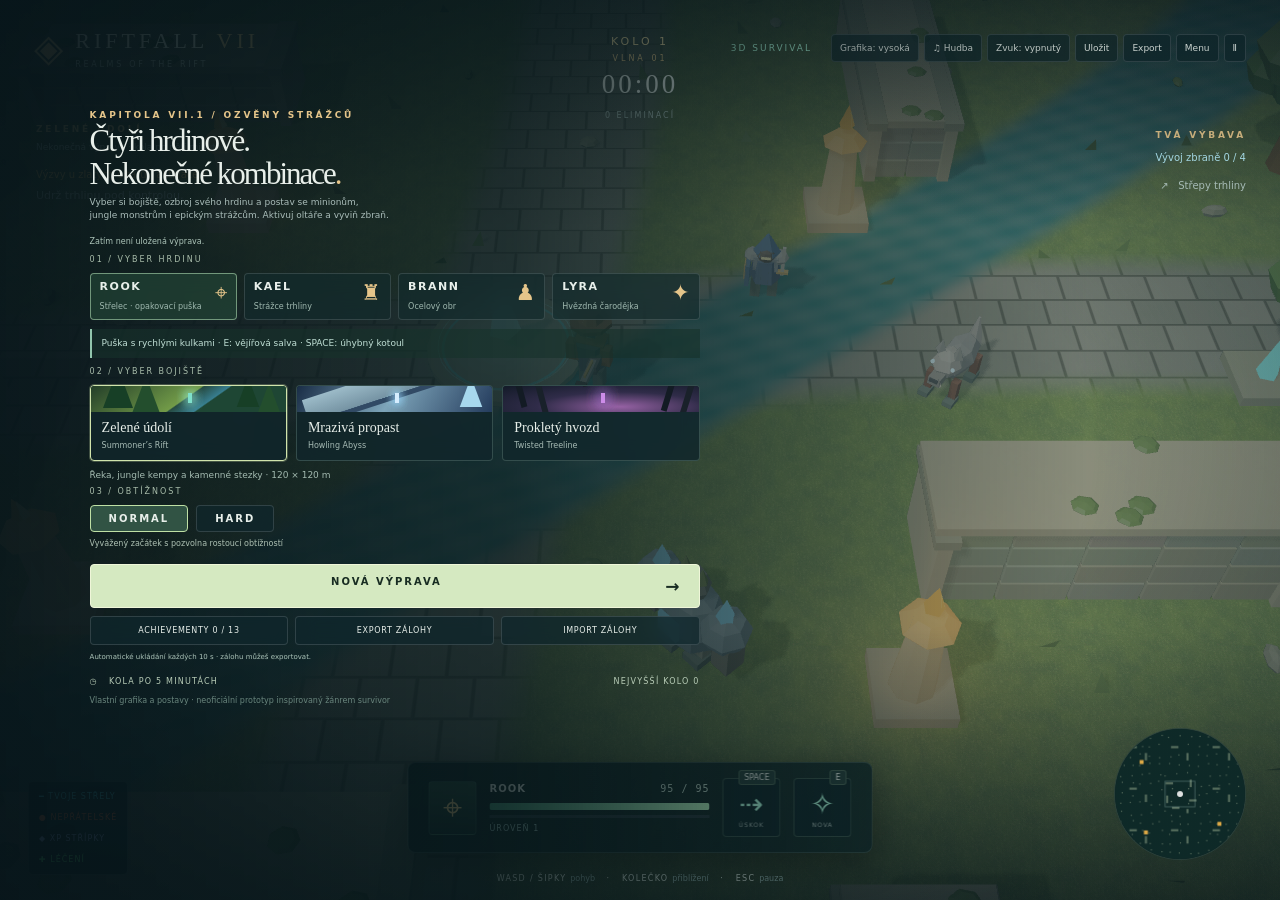
<file: riftfall-v7/riftfall-v7.html>
<!doctype html><html lang="cs"><head><meta charset="utf-8"><meta name="viewport" content="width=device-width,initial-scale=1,viewport-fit=cover"><meta name="description" content="RIFTFALL VII – samostatná 3D survival aréna v zarostlé citadele."><title>RIFTFALL VII.1 — Echoes of the Guardians</title><style>
:root{color-scheme:dark;--mint:#a5efd2;--gold:#e5c58a;--muted:#9fafb5;--line:#ffffff22}*{box-sizing:border-box}html,body{margin:0;height:100%;overflow:hidden;background:#0c1b22;color:#e8efea;font:13px system-ui,Arial,sans-serif}button,a{-webkit-tap-highlight-color:transparent}button{color:inherit;font:inherit;cursor:pointer;border:1px solid var(--line);border-radius:4px;background:#10272cbb;padding:10px 14px;backdrop-filter:blur(10px)}button:hover{border-color:var(--mint);background:#264d46}button:focus-visible,a:focus-visible{outline:2px solid var(--gold);outline-offset:4px}button:disabled{opacity:.65;cursor:default}#scene{display:block;width:100%;height:100%;touch-action:none}.vignette{position:fixed;inset:0;pointer-events:none;background:linear-gradient(#05121899,transparent 25%,transparent 70%,#041218a0),radial-gradient(ellipse,transparent 50%,#04111870)}header{position:absolute;top:0;left:0;right:0;padding:26px 34px;display:flex;justify-content:space-between;align-items:center;gap:20px}.brand{display:flex;gap:12px;align-items:center;color:var(--gold);text-decoration:none;font-size:38px}.brand>span{color:#edf1e7;font-family:Georgia,serif;letter-spacing:4px;font-size:22px}.brand b{color:var(--gold);font-weight:400}.brand small{display:block;font:8px system-ui;letter-spacing:2.7px;color:#c0d0cc;margin-top:6px}.top-right{display:flex;gap:8px;align-items:center}.top-right button{font-size:10px;padding:9px 11px}.tag{font-size:9px;letter-spacing:2px;color:var(--mint);margin-right:14px}.objective{position:absolute;top:120px;left:36px;font-size:11px;line-height:2;color:#c3d3cf}.eyebrow{font-size:9px;letter-spacing:2.8px;color:var(--gold);font-weight:600}.topstats{position:absolute;top:35px;left:50%;transform:translateX(-50%);text-align:center;pointer-events:none}.topstats>div{font-size:9px;color:var(--gold);letter-spacing:3px}.topstats strong{display:block;font:32px Georgia,serif;letter-spacing:3px;margin:6px}.topstats small{font-size:8px;letter-spacing:2px;color:#b8cdc7}#bossHud{position:absolute;top:118px;left:32%;width:36%;text-align:center}#bossHud small{font-size:9px;letter-spacing:3px;color:#ffc0bd}#bossHud>div{height:5px;background:#2b1425;margin-top:10px}#bossHealth{height:100%;display:block;background:#ed929d}#build{position:absolute;right:34px;top:130px;text-align:right;pointer-events:none}#buildList{margin-top:12px;line-height:2.2;font-size:10px;color:#bfd4ce}.hud{position:absolute;bottom:47px;left:50%;transform:translateX(-50%);display:flex;align-items:center;gap:13px;padding:15px 20px;border:1px solid #b4d2c52c;background:linear-gradient(110deg,#0b1c21ef,#122a2bdd);border-radius:8px;box-shadow:0 8px 35px #0006}.hero-icon{width:48px;height:54px;display:flex;align-items:center;justify-content:center;font-size:34px;color:var(--gold);background:linear-gradient(#29483d,#122829);border:1px solid #5a82734d;border-radius:4px}.vitals{width:220px}.vital-title{display:flex;justify-content:space-between;font-size:10px;letter-spacing:1px}.vital-title span{color:#bdd5c9;font:10px monospace}.health{height:7px;background:#48272e;margin-top:9px;border-radius:2px;overflow:hidden}.health i{height:100%;display:block;width:100%;background:linear-gradient(90deg,#499c7d,#b3efbe);transition:width .1s}.experience{height:3px;background:#28383f;margin-top:5px}.experience i{display:block;height:100%;width:0;background:#86b6e9}.vitals>small{display:block;font-size:8px;letter-spacing:1px;color:#a0c4c2;margin-top:6px}.skill{width:58px;height:59px;padding:4px;position:relative;border-color:#7e9c8555;flex-shrink:0}.skill>span{font-size:29px;color:var(--mint)}.skill kbd{position:absolute;top:-9px;right:4px;padding:2px 5px;background:#243e3b;border:1px solid #627e6a88;border-radius:3px;font:8px system-ui}.skill small{display:block;font-size:7px;letter-spacing:1px;color:#a6b9b5}.hint{position:absolute;bottom:17px;width:100%;text-align:center;font-size:8px;letter-spacing:1.3px;color:#d0dcd5;pointer-events:none}.hint span{color:#88a6a4;letter-spacing:0}#minimap{position:absolute;bottom:40px;right:34px;background:#0b1d22ca;border:1px solid #83a98a44;border-radius:50%;width:132px;height:132px}#toast{position:absolute;top:24%;left:50%;transform:translateX(-50%);color:#ffe7af;letter-spacing:2px;font-size:13px;text-shadow:0 2px 10px #000;pointer-events:none;text-align:center}#overlay{position:absolute;inset:0;display:flex;align-items:center;background:linear-gradient(90deg,#07151af2,#08181bc9 40%,#08181b22 85%);padding:90px 7% 25px;overflow-y:auto}.menu{max-width:530px;width:100%}h1{font-family:Georgia,serif;font-weight:400;font-size:clamp(40px,4.7vw,68px);line-height:1.06;letter-spacing:-2px;margin:19px 0 22px}h1 span{color:var(--gold)}.menu>p{color:#a9bcb9;line-height:1.9;font-size:12px;margin-bottom:25px}#heroes{display:flex;gap:10px;margin-bottom:7px}.hero{flex:1;text-align:left;padding:13px 14px;background:#132b2ca8}.hero.selected{border-color:#abd6ad99;background:#274c3b94}.hero .symbol{float:right;color:var(--gold);font-size:25px}.hero b{display:block;font-size:11px;letter-spacing:1.5px}.hero small{display:block;font-size:9px;color:#9fb8af;margin-top:8px}.primary{margin-top:14px;padding:17px 24px;background:#d5e9c1;color:#182c22;border:1px solid #eff6d9;font-size:10px;letter-spacing:2px;font-weight:700;width:100%;backdrop-filter:none}.primary:hover{background:#f2f6d2;color:#182c22}.primary span{float:right;font-size:17px}.menu-bottom{display:flex;justify-content:space-between;gap:10px;font-size:8px;letter-spacing:1.2px;color:#b8ccb7;margin-top:19px}.disclaimer{font-size:8px;color:#69857d;margin-top:24px;line-height:1.8}.modal{margin:auto;max-width:750px;text-align:center;width:100%;background:#0b2026eb;padding:36px;border:1px solid #8faea54d;border-radius:8px}.modal h2{font:36px Georgia,serif;margin:12px 0}.modal p{color:#a5bbb6;line-height:1.8}.cards{display:flex;gap:12px;margin:25px 0 5px}.cards button{flex:1;padding:24px 14px;text-align:left}.cards b{display:block;color:#dbedca;font:18px Georgia,serif;margin:15px 0 9px}.cards small{font-size:11px;line-height:1.8;color:#adbfba}.cards em{color:var(--gold);font-style:normal;font-size:27px}.modal .primary{max-width:320px}#touch{display:none;position:absolute;bottom:160px;left:16px;text-align:center}#touch button{width:43px;height:43px;touch-action:none;padding:8px;font-size:19px;background:#0e292a9c}@media(pointer:coarse){#touch{display:block}.hint{display:none}}@media(max-width:900px){header{padding:19px}.brand>span{font-size:17px;letter-spacing:2px}.brand{font-size:30px;gap:8px}.tag{display:none}.topstats{top:90px}.objective{top:110px;left:20px}#build{display:none}#bossHud{top:166px;left:25%;width:50%}#overlay{padding:150px 6% 30px}#minimap{width:90px;height:90px;right:16px;bottom:150px}.hud{bottom:30px;padding:10px;gap:8px}.vitals{width:170px}.hero-icon{width:38px}.skill{width:48px}.hint{bottom:9px;font-size:7px}.top-right{gap:5px}.top-right button{padding:8px;font-size:9px}#toast{top:30%}}@media(max-width:520px){.brand small{font-size:6px;letter-spacing:1.5px}.top-right #quality{display:none}.objective{font-size:9px}.eyebrow{font-size:8px;letter-spacing:2px}.hero-icon{display:none}.vitals{width:150px}.hud{bottom:23px}.menu>p{font-size:11px}h1{font-size:42px}.hero{padding:10px}.hero small{font-size:8px}.hero .symbol{font-size:20px}.menu-bottom{font-size:6px}.modal{padding:20px 15px}.modal h2{font-size:29px}.cards{flex-direction:column;gap:8px}.cards button{padding:12px 15px}.cards b{font-size:17px;margin:0 0 3px}.cards em{float:right}.cards small{font-size:10px}#overlay{padding-top:155px}.topstats strong{font-size:25px}.disclaimer{margin-top:14px}}
/* Chapter III selection screen */
.menu{max-width:610px}h1{font-size:clamp(35px,4vw,53px);margin:12px 0 15px}.menu>p{margin:0 0 17px;font-size:11px}.section-label{font-size:8px;letter-spacing:2px;color:#a8bcaa;margin:14px 0 9px}#heroes{display:grid;grid-template-columns:repeat(4,1fr);gap:7px}.hero{padding:12px 10px}.hero .symbol{font-size:22px}.hero small{font-size:8px;line-height:1.5}#maps{display:grid;grid-template-columns:repeat(3,1fr);gap:9px}.map-card{padding:0 0 10px;overflow:hidden;text-align:left;background:#11262bd9;border:1px solid #69877d66}.map-card.selected{border-color:#d1e4ac;box-shadow:0 0 0 1px #d1e4ac44}.map-card>b,.map-card>small{display:block;padding:0 11px}.map-card>b{font:14px Georgia,serif;margin-top:8px}.map-card>small{font-size:8px;color:#a6bab4;margin-top:5px}.map-art{height:60px;position:relative;overflow:hidden;background:linear-gradient(145deg,#233e29,#729b48 48%,#264b42 49%,#377d8e 60%,#1e4634 61%)}.map-art:before,.map-art:after{content:'';position:absolute;width:0;height:0;border-left:15px solid transparent;border-right:15px solid transparent;border-bottom:40px solid #173f26;bottom:4px;left:12px;filter:drop-shadow(28px 8px 0 #234e2d)}.map-art:after{left:auto;right:23px;bottom:0;transform:scale(.75)}.map-abyss .map-art{background:linear-gradient(120deg,#192d46,#7da4b9 48%,#243c5d)}.map-abyss .map-art:before{width:140px;height:23px;left:5px;bottom:11px;transform:rotate(-18deg);border:0;background:linear-gradient(#9cbbc8,#7593a3);filter:none;box-shadow:0 5px 0 #314a65}.map-abyss .map-art:after{border-bottom-color:#a7d8ee;filter:none;right:6px;bottom:0}.map-treeline .map-art{background:radial-gradient(ellipse at 60% 80%,#9561a3,#302c49 50%,#121a27)}.map-treeline .map-art:before,.map-treeline .map-art:after{border:0;width:6px;height:50px;background:#131b24;transform:rotate(-15deg);box-shadow:19px 15px 0 #19212a,65px -4px 0 #1c202b;filter:none}.map-treeline .map-art:after{transform:rotate(17deg);right:25px}.map-art i{position:absolute;display:block;width:4px;height:10px;background:#7fe0cb;bottom:9px;left:50%;box-shadow:0 0 12px #9dffe7}.map-abyss .map-art i{background:#d6eeff;box-shadow:0 0 10px #9bd9ff}.map-treeline .map-art i{background:#cd8ce9;box-shadow:0 0 15px #ce8aff}#mapDetail{display:block;margin:9px 0 0;font-size:9px;color:#a4bbb1}.menu-bottom{margin-top:13px}.disclaimer{margin-top:12px}.menu .primary{margin-top:12px}#overlay{padding-top:95px;padding-bottom:20px}@media(max-width:650px){#heroes{grid-template-columns:repeat(2,1fr)}.hero .symbol{font-size:20px}.hero{padding:8px 10px}.hero small{margin-top:3px}#maps{gap:5px}.map-art{height:40px}.map-card>b{font-size:11px;padding:0 7px}.map-card>small{font-size:7px;padding:0 7px}.menu h1{font-size:35px;line-height:1.02}.menu>p{font-size:10px}.menu>p br{display:none}#overlay{padding-top:160px;align-items:flex-start}.menu-bottom{font-size:6px}.section-label{margin-top:10px}.modal{margin:auto}}@media(max-height:750px) and (min-width:651px){.menu h1{font-size:35px}.menu>p{margin-bottom:10px}.map-art{height:36px}.hero{padding:9px}.section-label{margin-top:9px}.disclaimer{font-size:7px}.menu-bottom{margin-top:9px}#overlay{align-items:flex-start}}
/* Chapter IV: difficulty, navigation and combat readability. */
#difficulty{display:flex;gap:8px}#difficulty button{padding:9px 22px;font-size:10px;font-weight:bold;letter-spacing:2px}#difficulty button.selected{border-color:#bfe0a5;background:#315344}#difficulty button:last-child.selected{border-color:#ff936b;color:#ffc0a0;background:#582b27}#difficultyInfo{display:block;font-size:8px;color:#adc0b3;margin-top:7px;min-height:13px}.secondary{display:block;margin:12px auto 0;max-width:320px;width:100%;font-size:10px;letter-spacing:1px}.legend{position:absolute;left:28px;bottom:25px;display:flex;gap:12px;flex-direction:column;font-size:8px;letter-spacing:1px;padding:10px;background:#071b20d9;border:1px solid #abc9bd33;border-radius:5px;pointer-events:none}.friendly{color:#50e9ff}.enemy{color:#ff7442}.xp-legend{color:#ffd34c}.heal-legend{color:#62ff88}#challengeStatus{color:#ffcd72;font-size:10px;margin-top:9px}#evolutionStatus{font-size:10px;color:#bbf3ff;margin:12px 0}.interact{position:absolute;left:50%;bottom:145px;transform:translateX(-50%);font-size:11px;color:#ffe1a1;border-color:#f5ce7e99;background:#1e2827eb}.menu .section-label{margin-top:11px}.menu h1{font-size:clamp(33px,3.7vw,48px);margin-bottom:12px}.menu>p{font-size:10px;line-height:1.7;margin-bottom:12px}.menu .map-art{height:45px}#overlay{padding-top:105px;padding-bottom:18px}@media(max-width:900px){.legend{left:15px;bottom:150px;font-size:7px;gap:7px;padding:8px}#touch{bottom:245px}.top-right button{padding:7px}.brand>span{font-size:15px}.top-right #quality{display:none}.objective{top:155px;font-size:8px}.topstats{top:85px}.interact{bottom:138px}}@media(max-width:650px){#overlay{padding-top:150px}.menu h1{font-size:30px}.menu .map-art{height:32px}.menu .hero{padding:7px 9px}.menu-bottom{font-size:6px}.disclaimer{margin-top:8px}.legend{bottom:150px}.objective{max-width:47%;line-height:1.6}#challengeStatus{font-size:8px}.menu .section-label{margin-top:8px}#difficulty button{padding:8px 18px}}@media(max-height:800px) and (min-width:651px){.menu h1{font-size:32px;margin:6px 0}.menu .map-art{height:30px}.menu .hero{padding:8px}.menu>p{margin-bottom:8px}.menu .section-label{margin-top:8px}.menu-bottom{margin-top:9px}.menu .primary{padding:13px 20px}#overlay{align-items:flex-start}.disclaimer{font-size:7px}}
/* Campaign and persistent profile */
#stageText{color:#e5d39d;font-size:11px;letter-spacing:3px;margin-bottom:6px}#campaignInfo{font-size:9px;color:#c2d4cc}#saveStatus{font-size:8px;color:#a8c4b8}#saveSummary,#storageHint{display:block;font-size:8px;color:#adc5ba;line-height:1.7;margin-top:7px}.continue{background:#294f46!important;color:#d8f5dd!important;border-color:#86bf9c!important;margin:0 0 6px!important;padding:12px 15px!important}.profile-actions{display:flex;gap:7px;margin-top:12px}.profile-actions button{flex:1;padding:9px 7px;font-size:8px;letter-spacing:.7px}#achievementToast{position:absolute;bottom:155px;left:50%;transform:translateX(-50%);max-width:90%;padding:15px 24px;background:#182d28f0;border:1px solid #d2ba75;border-radius:6px;font-size:12px;box-shadow:0 4px 25px #0008;pointer-events:none;color:#f2df9f;z-index:6;text-align:center}.achievement-grid{display:grid;grid-template-columns:repeat(2,1fr);gap:9px;max-height:48vh;overflow:auto;text-align:left;padding:5px 4px}.achievement{padding:13px;border:1px solid #48635c66;background:#14282bd9;border-radius:5px;opacity:.65}.achievement.unlocked{border-color:#b9a069;background:#2a382bcc;opacity:1}.achievement b{display:block;color:#e1d29e;font-size:12px}.achievement span{display:block;color:#b6c9bf;font-size:10px;margin:6px 0;line-height:1.5}.achievement small{color:#92b3a3;font-size:8px;letter-spacing:1px}.achievements .primary{margin-top:18px}.menu h1{font-size:clamp(31px,3.3vw,44px)}.menu .disclaimer{margin-top:8px}.top-right{gap:5px}.top-right button{padding:8px;font-size:9px}#overlay{overflow-y:auto;align-items:flex-start}.menu{margin-top:5px}.modal{margin:auto}.topstats strong{font-size:27px}#wave{font-size:8px}.menu>p{line-height:1.5}@media(max-width:1050px){.top-right #quality{display:none}.objective{top:145px}.topstats{top:86px}.topstats strong{font-size:24px}header{padding:15px 20px}.topstats #stageText{font-size:10px}#bossHud{top:184px}.objective{max-width:45%}.top-right button{padding:7px;font-size:8px}}@media(max-width:650px){.top-right #sound,.top-right #export{display:none}.brand small{font-size:5px}.brand{gap:5px}.brand>span{font-size:13px}.top-right{gap:4px}.top-right button{padding:7px 6px}.profile-actions{gap:5px}.profile-actions button{font-size:7px}.menu h1{font-size:29px}.achievement-grid{grid-template-columns:1fr}.modal h2{font-size:25px}.objective{top:150px}#campaignInfo,#saveStatus{font-size:7px}#achievementToast{bottom:135px;padding:10px 13px;font-size:10px}}@media(max-height:900px) and (min-width:651px){.menu h1{font-size:31px;margin:5px 0}.menu>p{font-size:9px}.menu .hero{padding:6px 9px}.menu .map-art{height:26px}.menu .section-label{margin-top:7px}.menu .primary{padding:11px 17px}.menu .profile-actions{margin-top:8px}.menu #storageHint{font-size:7px}.menu #difficulty button{padding:7px 18px}}
/* Hero kits, upgrade drafting, rarity and synergy feedback. */
#heroKit{font-size:9px;color:#c0dfd5;line-height:1.6;margin:9px 0;padding:7px 10px;background:#16312b99;border-left:2px solid #91c6ad}#synergyHUD{font-size:9px;line-height:1.8;color:#a9e1f1;max-width:240px}.upgrade-modal{max-width:980px}.upgrade-modal .cards{align-items:stretch}.upgrade-modal .cards button{border:2px solid var(--rarity,#66777c);box-shadow:inset 0 0 25px color-mix(in srgb,var(--rarity) 7%,transparent);background:#10272df2;position:relative;min-width:0}.upgrade-modal .cards button:hover{box-shadow:0 0 15px color-mix(in srgb,var(--rarity) 30%,transparent);transform:translateY(-2px)}.rarity-tag{font-size:9px;letter-spacing:1.3px;color:var(--rarity);font-weight:700;border-bottom:1px solid #ffffff17;padding-bottom:10px;margin-bottom:8px}.rarity-4{background:linear-gradient(145deg,#3c3120,#14272c)!important}.rarity-3{background:linear-gradient(145deg,#30203b,#14272c)!important}.rank{display:block;font-size:8px!important;letter-spacing:1px;margin-top:10px;color:#b2c5bf!important}.pick-key{display:block;margin-top:15px;font-size:8px!important;letter-spacing:1px}.synergy-note{display:block;font-size:9px;line-height:1.6;color:#9baeb9;margin-top:8px;border-top:1px solid #ffffff16;padding-top:7px}.synergy-note.ready{color:#c1f4b3}.draft-actions{display:flex;gap:8px;justify-content:center;flex-wrap:wrap;margin-top:15px}.draft-actions button{font-size:9px;letter-spacing:.5px;padding:11px 14px}.rarity-odds{font-size:8px;line-height:1.8;letter-spacing:.7px;margin-top:13px}.synergy-list{display:grid;grid-template-columns:repeat(2,1fr);gap:6px;text-align:left;max-height:125px;overflow:auto;margin-top:17px}.synergy-list span{font-size:9px;color:#829b98;line-height:1.6;padding:7px 10px;background:#ffffff05;border:1px solid #ffffff0b;border-radius:4px}.synergy-list span.active{color:#c5edb8;background:#5a8a381c;border-color:#a3d58b55}.upgrade-modal .cards b{font-size:19px}.skill small{font-size:6px}.skill{min-width:58px}@media(max-width:650px){.upgrade-modal .cards{flex-direction:column}.upgrade-modal .cards button{padding:11px}.upgrade-modal .cards b{font-size:16px;margin:3px 0}.rarity-tag{padding-bottom:5px;margin-bottom:3px;font-size:8px}.synergy-note{font-size:8px;margin-top:5px}.pick-key{margin-top:6px}.rank{margin-top:5px}.draft-actions button{font-size:8px;padding:9px}.synergy-list{grid-template-columns:1fr;max-height:135px}#heroKit{font-size:8px;padding:5px 8px}.skill{min-width:48px}.rarity-odds{font-size:7px}.upgrade-modal>p{font-size:10px}}@media(max-height:850px) and (min-width:651px){.upgrade-modal{padding:22px}.upgrade-modal .cards{margin-top:15px}.upgrade-modal .cards button{padding:13px}.upgrade-modal .cards b{margin:7px 0}.synergy-list{max-height:100px}.upgrade-modal h2{font-size:29px}.menu #heroKit{font-size:8px;padding:4px 8px;margin:6px 0}}
/* Chapter VII — readable build decisions and epic rewards. */
.upgrade-modal{max-width:1180px;padding-right:294px;position:relative;min-height:540px}.owned-panel{position:absolute;right:20px;top:28px;bottom:28px;width:245px;background:#0b1b22;border:1px solid #67877966;border-radius:7px;padding:15px;display:flex;flex-direction:column;text-align:left}.owned-heading{font-size:10px;letter-spacing:1px;color:#d3e5d5;line-height:1.8}.owned-heading>span{display:block;color:#97b9ab;font-size:9px;letter-spacing:0}.owned-stats{display:grid;grid-template-columns:1fr 1fr;gap:8px;font-size:9px;margin:13px 0;padding:10px 0;border-top:1px solid #ffffff15;border-bottom:1px solid #ffffff15}.owned-stats b{display:block;font:17px Georgia,serif;color:#dfeacb;margin-top:4px}.owned-items{overflow:auto;min-height:80px;flex:1}.owned-items>div{display:flex;gap:7px;align-items:center;padding:9px 0;border-bottom:1px solid #ffffff0c;border-left:2px solid var(--rarity);padding-left:8px}.owned-items>div>span{font-size:20px;color:var(--rarity)}.owned-items section{flex:1}.owned-items b{font-size:10px;display:block}.owned-items small{font-size:7px;color:#93aaa8;display:block;margin-top:4px}.owned-items strong{color:#e9d89a;font:15px Georgia,serif}.owned-items p{font-size:11px}.owned-synergies{font-size:9px;color:#9ed2bc;line-height:1.8;margin-top:10px}.owned-synergies span{display:block}.offer-build-bar{display:flex;justify-content:space-between;gap:12px;background:#213c35;padding:10px 12px;font-size:10px;border:1px solid #81a48755;border-radius:4px}.offer-build-bar span{color:#c0d6ca}.upgrade-category{font-size:8px;color:#ccdfd4;letter-spacing:1px;background:#ffffff09;padding:5px;margin-bottom:8px}.compare-row{border-top:1px solid #ffffff21;margin-top:12px;padding-top:10px}.compare-row small{font-size:9px!important;color:#a8c3b7}.compare-row>div{display:flex;align-items:center;gap:8px;margin-top:7px;font-size:16px}.compare-row span{color:#839c96;text-decoration:line-through}.compare-row b{margin:0!important;font:14px system-ui!important;color:#91b9aa}.compare-row strong{color:#c5ffb4;font-size:19px}.epic-offer{border-color:#e6c075;box-shadow:0 0 55px #d2a84a33}.epic-offer>.eyebrow{color:#ffe5a2}.audio-panel{position:relative;background:#10272cbb;border:1px solid #ffffff22;border-radius:4px;font-size:9px}.audio-panel summary{padding:8px;cursor:pointer;list-style:none}.audio-panel>div{position:absolute;right:0;top:35px;width:180px;padding:13px;background:#10242a;border:1px solid #829c7e77;z-index:10;box-shadow:0 4px 25px #0009}.audio-panel label{display:block;margin-top:11px;font-size:10px}.audio-panel input{width:100%;margin-top:8px;accent-color:#8dd3aa}#epicStatus{color:#f0c56f;font-size:9px;max-width:300px;line-height:1.6}#perfStatus{font:8px monospace;color:#7caa94}.xp-legend{color:#a4b8ff}.upgrade-modal .cards button{padding:16px 12px}.upgrade-modal .cards b{font-size:17px}.upgrade-modal .synergy-list{max-height:90px}@media(max-width:1050px){.upgrade-modal{padding-right:24px;min-height:0}.owned-panel{position:static;width:100%;max-height:240px;margin-top:17px}.owned-items{display:grid;grid-template-columns:1fr 1fr;gap:4px;max-height:130px}.owned-stats{grid-template-columns:repeat(4,1fr);padding:7px 0;margin:7px 0}.owned-stats b{font-size:14px}.owned-heading>span{display:inline;margin-left:10px}.owned-synergies{margin-top:7px}.top-right{gap:4px}}@media(max-width:650px){.upgrade-modal{padding:17px 12px}.offer-build-bar{font-size:8px;flex-direction:column;gap:3px}.upgrade-category{font-size:7px;margin-bottom:4px}.compare-row{padding-top:6px;margin-top:7px}.compare-row strong{font-size:17px}.owned-panel{padding:12px}.owned-items b{font-size:9px}.owned-items small{font-size:6px}.audio-panel summary{font-size:8px;padding:7px}.top-right #save{display:none}#perfStatus{font-size:7px}.upgrade-modal .cards{margin-top:10px}}

</style></head><body>
<canvas id="scene" aria-label="3D herní aréna, pohyb WASD nebo šipkami"></canvas><div class="vignette"></div>
<header><a class="brand" href="#" id="brand">◈ <span>RIFTFALL <b>VII</b><small>REALMS OF THE RIFT</small></span></a><div class="top-right"><span class="tag">3D SURVIVAL</span><button id="quality">Grafika: vysoká</button><details class="audio-panel"><summary>♫ Hudba</summary><div><button id="musicToggle">Hudba zapnutá</button><label>Hlasitost <input id="musicVolume" type="range" min="0" max="100" value="22" aria-label="Hlasitost hudby"></label></div></details><button id="sound">Zvuk: vypnutý</button><button id="save">Uložit</button><button id="export">Export</button><button id="exit">Menu</button><button id="pause" aria-label="Pozastavit hru">Ⅱ</button></div></header>
<section class="objective"><div class="eyebrow"><span id="mapTitle">ZELENÉ ÚDOLÍ</span></div><div id="campaignInfo"></div><div id="saveStatus"></div><div id="challengeStatus"></div><div id="epicStatus"></div><div id="perfStatus"></div><div id="objective">Udrž trhlinu pod kontrolou.</div></section>
<div class="topstats"><div id="stageText">KOLO 1</div><div id="wave">VLNA 01</div><strong id="timer">00:00</strong><small id="kills">0 ELIMINACÍ</small></div>
<div id="bossHud" hidden><small id="bossLabel">EPICKÝ STRÁŽCE</small><div><i id="bossHealth"></i></div></div>
<aside id="build"><div class="eyebrow">TVÁ VÝBAVA</div><div id="synergyHUD"></div><div id="evolutionStatus">Vývoj zbraně 0 / 4</div><div id="buildList">↗ &nbsp; Střepy trhliny</div></aside>
<div class="hud"><div class="hero-icon" id="heroIcon">♜</div><div class="vitals"><div class="vital-title"><b id="heroName">KAEL</b><span id="hpText">110 / 110</span></div><div class="health"><i id="hpBar"></i></div><div class="experience"><i id="xpBar"></i></div><small id="xpText">ÚROVEŇ 1</small></div><button class="skill" id="dash"><span>⇢</span><kbd>SPACE</kbd><small>ÚSKOK</small></button><button class="skill" id="nova"><span>✧</span><kbd>E</kbd><small>NOVA</small></button></div>
<div class="hint">WASD / ŠIPKY <span>pohyb</span> &nbsp; · &nbsp; KOLEČKO <span>přiblížení</span> &nbsp; · &nbsp; ESC <span>pauza</span></div>
<div id="toast" role="status" aria-live="polite"></div><canvas id="minimap" width="132" height="132" aria-label="Minimapa s překážkami"></canvas>
<div class="legend"><span class="friendly">━ TVOJE STŘELY</span><span class="enemy">● NEPŘÁTELSKÉ</span><span class="xp-legend">◆ XP STŘÍPKY</span><span class="heal-legend">✚ LÉČENÍ</span></div><button id="interact" class="interact">F · VÝZVA</button><div id="touch"><button data-key="arrowup">↑</button><div><button data-key="arrowleft">←</button><button data-key="arrowdown">↓</button><button data-key="arrowright">→</button></div></div>
<div id="overlay"><div class="menu"><div class="eyebrow">KAPITOLA VII.1 / OZVĚNY STRÁŽCŮ</div><h1>Čtyři hrdinové.<br>Nekonečné kombinace<span>.</span></h1><p>Vyber si bojiště, ozbroj svého hrdinu a postav se minionům,<br>jungle monstrům i epickým strážcům. Aktivuj oltáře a vyviň zbraň.</p><button id="continueGame" class="primary continue" hidden>POKRAČOVAT VE VÝPRAVĚ</button><small id="saveSummary"></small><div class="section-label">01 / VYBER HRDINU</div><div id="heroes"></div><div id="heroKit"></div><div class="section-label">02 / VYBER BOJIŠTĚ</div><div id="maps"></div><small id="mapDetail"></small><div class="section-label">03 / OBTÍŽNOST</div><div id="difficulty"></div><small id="difficultyInfo"></small><button class="primary" id="start">NOVÁ VÝPRAVA <span>→</span></button><div class="profile-actions"><button id="achievements">ACHIEVEMENTY</button><button id="menuExport">EXPORT ZÁLOHY</button><button id="menuImport">IMPORT ZÁLOHY</button></div><small id="storageHint"></small><div class="menu-bottom"><span>◷ &nbsp; KOLA PO 5 MINUTÁCH</span><span id="record">REKORD 00:00</span></div><div class="disclaimer">Vlastní grafika a postavy · neoficiální prototyp inspirovaný žánrem survivor</div></div></div>
<script>
'use strict';
/* Native WebGL2 renderer; no network, libraries or external assets. */
const RF={};
(()=>{
const canvas=document.getElementById('scene');
const gl=canvas.getContext('webgl2',{antialias:true,alpha:false,powerPreference:'high-performance'});
if(!gl){document.getElementById('overlay').innerHTML='<div class="modal"><h2>3D grafika není dostupná</h2><p>Otevři soubor v aktuálním Chrome nebo Edge se zapnutou hardwarovou akcelerací. Hra vyžaduje WebGL 2.</p></div>';throw Error('WebGL2 unavailable')}
const VS=`#version 300 es
precision highp float;
layout(location=0) in vec3 position;layout(location=1) in vec3 normal;layout(location=2) in vec3 color;layout(location=3) in float material;
layout(location=4) in vec4 instancePose;layout(location=5) in float instanceScale;uniform bool instanced;uniform mat4 pv;uniform mat4 lightPV;out vec3 P;out vec3 N;out vec3 C;out float M;out vec4 SP;
void main(){P=position;N=normal;if(instanced){float c=cos(instancePose.w),s=sin(instancePose.w);P=vec3(position.x*c+position.z*s,position.y,-position.x*s+position.z*c)*instanceScale+instancePose.xyz;N=vec3(normal.x*c+normal.z*s,normal.y,-normal.x*s+normal.z*c);}C=color;M=material;SP=lightPV*vec4(P,1.);gl_Position=pv*vec4(P,1.);}`;
const FS=`#version 300 es
precision highp float;
in vec3 P;in vec3 N;in vec3 C;in float M;in vec4 SP;uniform vec3 eye;uniform sampler2D shadowMap;uniform bool shadows;uniform int biome;uniform vec2 torchPositions[4];uniform sampler2D terrainMap;uniform float sceneTime;out vec4 frag;
float hash(vec2 p){return fract(sin(dot(p,vec2(127.1,311.7)))*43758.5453);}
float noise(vec2 p){vec2 i=floor(p),f=fract(p);f=f*f*(3.-2.*f);return mix(mix(hash(i),hash(i+vec2(1,0)),f.x),mix(hash(i+vec2(0,1)),hash(i+vec2(1)),f.x),f.y);}
void main(){
vec3 n=normalize(N),c=C;float rough=1.;
if(M<-.5){
vec2 uv=P.xz*.125;vec3 detail=texture(terrainMap,uv).rgb;float grit=dot(detail,vec3(.33));
vec2 q=P.xz*vec2(.95,1.15);q.x+=mod(floor(q.y),2.)*.5;vec2 tile=floor(q),f=fract(q);float edge=min(min(f.x,1.-f.x),min(f.y,1.-f.y));float mortar=smoothstep(.016,.055,edge);float variance=hash(tile)*.065;
vec3 paving=mix(vec3(.18,.225,.22),vec3(.32,.34,.29),grit)+variance;paving*=mix(.43,1.,mortar);paving*=.86+detail.r*.3;
if(biome==0){float river=1.-smoothstep(2.1,3.4,abs(P.x+P.z-5.+sin(P.z*.13)*2.3));float path=1.-smoothstep(1.5,2.65,min(abs(P.x+sin(P.z*.1)*1.7),abs(P.z+sin(P.x*.11))));c=mix(detail,paving,path);float ripple=sin(P.x*4.+P.z*3.-sceneTime*1.3)*sin(P.z*7.+sceneTime*.7);c=mix(c,vec3(.045,.19,.22)+ripple*.018,river);rough=mix(.85,.18,river);}
if(biome==1){float ice=smoothstep(.2,.75,detail.b-detail.r+.25);c=mix(detail,vec3(.16,.31,.43),ice*.6);c*=mix(.73,1.,mortar);rough=.4;}
if(biome==2){float path=1.-smoothstep(1.2,2.7,min(abs(P.x+P.z*.4+sin(P.z*.15)),abs(P.x-P.z*.6)));c=mix(detail,detail*.5+vec3(.1,.07,.12),path);float corruption=1./(1.+min(dot(P.xz-vec2(15,0),P.xz-vec2(15,0)),dot(P.xz+vec2(15,0),P.xz+vec2(15,0)))*.1);c+=vec3(.06,.015,.1)*corruption;rough=.9;}
float dx=texture(terrainMap,uv+vec2(.001,0)).r-detail.r,dz=texture(terrainMap,uv+vec2(0,.001)).r-detail.r;n=normalize(n+vec3(dx,0,dz)*.24);
}else if(M<.1){float tex=texture(terrainMap,(P.xz+P.y)*.38).r;c*=.85+tex*.35;}
vec3 l=normalize(vec3(-.6,1.,.45));float diffuse=max(0.,dot(n,l));
float shadow=1.;if(shadows&&M<.9){vec3 s=SP.xyz/SP.w*.5+.5;if(s.x>0.&&s.x<1.&&s.y>0.&&s.y<1.){float blocked=0.;float bias=max(.0012,.003*(1.-diffuse));for(int x=-1;x<=1;x++)for(int y=-1;y<=1;y++){float d=texture(shadowMap,s.xy+vec2(float(x),float(y))/2048.).r;blocked+=s.z-bias>d?1.:0.;}shadow=1.-blocked/9.*.68;}}
vec3 ambient=mix(vec3(.19,.24,.25),vec3(.37,.43,.40),n.y*.5+.5);vec3 lit=c*(ambient+vec3(1.,.90,.70)*diffuse*shadow*.82);
vec3 view=normalize(eye-P),halfway=normalize(l+view);float spec=pow(max(0.,dot(n,halfway)),mix(56.,18.,rough))*mix(.25,.06,rough)*shadow;lit+=spec;
float torch=0.;for(int i=0;i<4;i++)torch+=2.4/(1.+dot(P.xz-torchPositions[i],P.xz-torchPositions[i])*1.4);lit+=c*vec3(1.,.45,.13)*torch;
float rift=2.4/(1.+dot(P.xz,P.xz)*.75);lit+=c*vec3(.12,.7,.67)*rift;
if(M>.9)lit=c*1.65;float fog=1.-exp(-distance(eye,P)*.004);lit=mix(lit,(biome==1?vec3(.13,.22,.32):biome==2?vec3(.065,.065,.12):vec3(.08,.17,.14)),fog);lit=lit/(lit+vec3(.8));lit=pow(lit,vec3(1./2.2));frag=vec4(lit,1.);
}`;
const DVS=`#version 300 es
precision highp float;layout(location=0)in vec3 position;layout(location=4)in vec4 instancePose;layout(location=5)in float instanceScale;uniform bool instanced;uniform mat4 pv;void main(){vec3 p=position;if(instanced){float c=cos(instancePose.w),s=sin(instancePose.w);p=vec3(p.x*c+p.z*s,p.y,-p.x*s+p.z*c)*instanceScale+instancePose.xyz;}gl_Position=pv*vec4(p,1.);}`;
const DFS=`#version 300 es
precision highp float;void main(){}`;
function shader(type,source){const s=gl.createShader(type);gl.shaderSource(s,source);gl.compileShader(s);if(!gl.getShaderParameter(s,gl.COMPILE_STATUS))throw Error(gl.getShaderInfoLog(s));return s}
function program(v,f){const p=gl.createProgram();gl.attachShader(p,shader(gl.VERTEX_SHADER,v));gl.attachShader(p,shader(gl.FRAGMENT_SHADER,f));gl.linkProgram(p);if(!gl.getProgramParameter(p,gl.LINK_STATUS))throw Error(gl.getProgramInfoLog(p));return p}
const main=program(VS,FS),depth=program(DVS,DFS);
const sub=(a,b)=>a.map((v,i)=>v-b[i]),dot=(a,b)=>a.reduce((s,v,i)=>s+v*b[i],0),cross=(a,b)=>[a[1]*b[2]-a[2]*b[1],a[2]*b[0]-a[0]*b[2],a[0]*b[1]-a[1]*b[0]],norm=a=>{const d=Math.hypot(...a)||1;return a.map(v=>v/d)};
function multiply(a,b){const o=new Float32Array(16);for(let c=0;c<4;c++)for(let r=0;r<4;r++)for(let k=0;k<4;k++)o[c*4+r]+=a[k*4+r]*b[c*4+k];return o}
function lookAt(eye,at){const z=norm(sub(eye,at)),x=norm(cross([0,1,0],z)),y=cross(z,x);return new Float32Array([x[0],y[0],z[0],0,x[1],y[1],z[1],0,x[2],y[2],z[2],0,-dot(x,eye),-dot(y,eye),-dot(z,eye),1])}
function perspective(fov,aspect,near,far){const f=1/Math.tan(fov/2);return new Float32Array([f/aspect,0,0,0,0,f,0,0,0,0,(far+near)/(near-far),-1,0,0,2*far*near/(near-far),0])}
function ortho(l,r,b,t,n,f){return new Float32Array([2/(r-l),0,0,0,0,2/(t-b),0,0,0,0,-2/(f-n),0,-(r+l)/(r-l),-(t+b)/(t-b),-(f+n)/(f-n),1])}
class Builder{
 constructor(instanced=false){this.v=[];this.instances=instanced?new Map():null}
 tri(a,b,c,color,mat=0){const n=norm(cross(sub(b,a),sub(c,a)));for(const p of [a,b,c])this.v.push(...p,...n,...color,mat)}
 quad(a,b,c,d,color,mat=0){this.tri(a,b,c,color,mat);this.tri(a,c,d,color,mat)}
 box(x,y,z,sx,sy,sz,color,mat=0){const a=x-sx/2,b=x+sx/2,c=y-sy/2,d=y+sy/2,e=z-sz/2,f=z+sz/2;this.quad([a,c,f],[b,c,f],[b,d,f],[a,d,f],color,mat);this.quad([b,c,e],[a,c,e],[a,d,e],[b,d,e],color,mat);this.quad([b,c,f],[b,c,e],[b,d,e],[b,d,f],color,mat);this.quad([a,c,e],[a,c,f],[a,d,f],[a,d,e],color,mat);this.quad([a,d,f],[b,d,f],[b,d,e],[a,d,e],color,mat);this.quad([a,c,e],[b,c,e],[b,c,f],[a,c,f],color,mat)}
 cone(x,y,z,r,h,color,sides=7,top=0,mat=0){for(let i=0;i<sides;i++){const a=i*Math.PI*2/sides,b=(i+1)*Math.PI*2/sides;const p=[x+Math.cos(a)*r,y,z+Math.sin(a)*r],q=[x+Math.cos(b)*r,y,z+Math.sin(b)*r],u=[x+Math.cos(a)*top,y+h,z+Math.sin(a)*top],v=[x+Math.cos(b)*top,y+h,z+Math.sin(b)*top];this.quad(q,p,u,v,color,mat);this.tri([x,y+h,z],v,u,color,mat);this.tri([x,y,z],p,q,color,mat)}}
 sphere(x,y,z,sx,sy,sz,color,mat=0){const n=7,m=4;for(let j=0;j<m;j++)for(let i=0;i<n;i++){const point=(u,v)=>{const a=u*Math.PI*2/n,b=v*Math.PI/m;return[x+Math.cos(a)*Math.sin(b)*sx,y+Math.cos(b)*sy,z+Math.sin(a)*Math.sin(b)*sz]};this.quad(point(i,j),point(i+1,j),point(i+1,j+1),point(i,j+1),color,mat)}}
 ring(x,y,z,r,width,color,mat=1,sides=40){for(let i=0;i<sides;i++){const a=i*Math.PI*2/sides,b=(i+1)*Math.PI*2/sides;this.quad([x+Math.cos(a)*r,y,z+Math.sin(a)*r],[x+Math.cos(b)*r,y,z+Math.sin(b)*r],[x+Math.cos(b)*(r+width),y,z+Math.sin(b)*(r+width)],[x+Math.cos(a)*(r+width),y,z+Math.sin(a)*(r+width)],color,mat)}}
 add(model,x,y,z,angle=0,scale=1){if(this.instances){let rows=this.instances.get(model);if(!rows){rows=[];this.instances.set(model,rows)}rows.push(x,y,z,angle,scale);return}const c=Math.cos(angle),s=Math.sin(angle),v=model.v;for(let i=0;i<v.length;i+=10){this.v.push(x+(v[i]*c+v[i+2]*s)*scale,y+v[i+1]*scale,z+(-v[i]*s+v[i+2]*c)*scale,v[i+3]*c+v[i+5]*s,v[i+4],-v[i+3]*s+v[i+5]*c,v[i+6],v[i+7],v[i+8],v[i+9])}}
}
function buffer(){const vao=gl.createVertexArray(),vbo=gl.createBuffer();gl.bindVertexArray(vao);gl.bindBuffer(gl.ARRAY_BUFFER,vbo);for(let i=0;i<4;i++){gl.enableVertexAttribArray(i);gl.vertexAttribPointer(i,i===3?1:3,gl.FLOAT,false,40,i*12)}return{vao,vbo,count:0}}
const dyn=buffer(),staticChunks=[],modelBuffers=new Map();
const stats={instances:0,dynamicVertices:0,drawCalls:0,visibleStaticVertices:0,staticVertices:0,frameMs:16.7,scale:1.35};
function upload(target,b,usage){gl.bindBuffer(gl.ARRAY_BUFFER,target.vbo);if(usage===gl.STATIC_DRAW){gl.bufferData(gl.ARRAY_BUFFER,new Float32Array(b.v),usage)}else{if(!target.data||target.data.length<b.v.length){target.data=new Float32Array(Math.max(1024,2**Math.ceil(Math.log2(b.v.length||1))));gl.bufferData(gl.ARRAY_BUFFER,target.data.byteLength,usage)}target.data.set(b.v);gl.bufferSubData(gl.ARRAY_BUFFER,0,target.data.subarray(0,b.v.length))}target.count=b.v.length/10}
function setStatic(b){for(const c of staticChunks){gl.deleteBuffer(c.vbo);gl.deleteVertexArray(c.vao)}staticChunks.length=0;const chunks=new Map();for(let i=0;i<b.v.length;i+=30){const cx=(b.v[i]+b.v[i+10]+b.v[i+20])/3,cz=(b.v[i+2]+b.v[i+12]+b.v[i+22])/3,key=Math.floor(cx/16)+','+Math.floor(cz/16);let c=chunks.get(key);if(!c){c={v:[],minX:Infinity,maxX:-Infinity,minZ:Infinity,maxZ:-Infinity};chunks.set(key,c)}for(let j=0;j<30;j++)c.v.push(b.v[i+j]);for(const j of[0,10,20]){c.minX=Math.min(c.minX,b.v[i+j]);c.maxX=Math.max(c.maxX,b.v[i+j]);c.minZ=Math.min(c.minZ,b.v[i+j+2]);c.maxZ=Math.max(c.maxZ,b.v[i+j+2])}}for(const c of chunks.values()){const gpu=buffer();Object.assign(gpu,{minX:c.minX,maxX:c.maxX,minZ:c.minZ,maxZ:c.maxZ});upload(gpu,c,gl.STATIC_DRAW);staticChunks.push(gpu)}stats.staticVertices=b.v.length/10;shadowDirty=true}
function instanceBuffer(model){let v=modelBuffers.get(model);if(v)return v;v=buffer();upload(v,model,gl.STATIC_DRAW);v.instanceVBO=gl.createBuffer();gl.bindBuffer(gl.ARRAY_BUFFER,v.instanceVBO);gl.enableVertexAttribArray(4);gl.vertexAttribPointer(4,4,gl.FLOAT,false,20,0);gl.vertexAttribDivisor(4,1);gl.enableVertexAttribArray(5);gl.vertexAttribPointer(5,1,gl.FLOAT,false,20,16);gl.vertexAttribDivisor(5,1);modelBuffers.set(model,v);return v}
function updateInstances(b){const list=[];stats.instances=0;for(const[model,rows]of b.instances||[]){const gpu=instanceBuffer(model);gl.bindBuffer(gl.ARRAY_BUFFER,gpu.instanceVBO);if(!gpu.transforms||gpu.transforms.length<rows.length){gpu.transforms=new Float32Array(Math.max(80,2**Math.ceil(Math.log2(rows.length))));gl.bufferData(gl.ARRAY_BUFFER,gpu.transforms.byteLength,gl.DYNAMIC_DRAW)}gpu.transforms.set(rows);gl.bufferSubData(gl.ARRAY_BUFFER,0,gpu.transforms.subarray(0,rows.length));gpu.instanceCount=rows.length/5;gpu.castShadow=model.castShadow!==false;stats.instances+=gpu.instanceCount;list.push(gpu)}return list}
function terrainPixels(biome,size=1024){const data=new Uint8Array(size*size*4);const h=(x,y)=>{let v=Math.imul(x+17,374761393)^Math.imul(y+71,668265263);v=Math.imul(v^(v>>>13),1274126177);return(v>>>0)/4294967295};for(let y=0;y<size;y++)for(let x=0;x<size;x++){const fx=(x&31)/32,fy=(y&31)/32,ux=fx*fx*(3-2*fx),uy=fy*fy*(3-2*fy),cx=x>>5,cy=y>>5;const patch=(h(cx,cy)*(1-ux)+h(cx+1,cy)*ux)*(1-uy)+(h(cx,cy+1)*(1-ux)+h(cx+1,cy+1)*ux)*uy,fine=h(x,y),vein=h(x>>2,y>>4),blade=fine>.82&&vein>.5;let r,g,b;if(biome===0){r=22+fine*18+patch*9;g=43+fine*24+patch*13;b=16+fine*12;if(blade){r+=19;g+=27;b+=7}if(fine>.992){r=77;g=63;b=31}}else if(biome===1){const ice=Math.max(0,Math.min(1,(patch-.35)*2.2));r=172+fine*17-ice*105;g=191+fine*14-ice*77;b=208+fine*12-ice*59;if(fine>.97){r+=20;g+=20;b+=20}}else{r=20+fine*13+patch*7;g=27+fine*13;b=24+fine*17;if(vein>.75&&fine>.85){r+=18;b+=24}}const i=(y*size+x)*4;data[i]=r;data[i+1]=g;data[i+2]=b;data[i+3]=255}return data}
const terrainTextures=new Map();function terrainTexture(biome){if(terrainTextures.has(biome))return terrainTextures.get(biome);const tex=gl.createTexture();gl.bindTexture(gl.TEXTURE_2D,tex);gl.texImage2D(gl.TEXTURE_2D,0,gl.RGBA,1024,1024,0,gl.RGBA,gl.UNSIGNED_BYTE,terrainPixels(biome));gl.texParameteri(gl.TEXTURE_2D,gl.TEXTURE_MIN_FILTER,gl.LINEAR_MIPMAP_LINEAR);gl.texParameteri(gl.TEXTURE_2D,gl.TEXTURE_MAG_FILTER,gl.LINEAR);gl.texParameteri(gl.TEXTURE_2D,gl.TEXTURE_WRAP_S,gl.REPEAT);gl.texParameteri(gl.TEXTURE_2D,gl.TEXTURE_WRAP_T,gl.REPEAT);gl.generateMipmap(gl.TEXTURE_2D);const ext=gl.getExtension('EXT_texture_filter_anisotropic');if(ext)gl.texParameterf(gl.TEXTURE_2D,ext.TEXTURE_MAX_ANISOTROPY_EXT,Math.min(8,gl.getParameter(ext.MAX_TEXTURE_MAX_ANISOTROPY_EXT)));terrainTextures.set(biome,tex);return tex}
const shadow=gl.createTexture();gl.bindTexture(gl.TEXTURE_2D,shadow);gl.texImage2D(gl.TEXTURE_2D,0,gl.DEPTH_COMPONENT24,2048,2048,0,gl.DEPTH_COMPONENT,gl.UNSIGNED_INT,null);gl.texParameteri(gl.TEXTURE_2D,gl.TEXTURE_MIN_FILTER,gl.NEAREST);gl.texParameteri(gl.TEXTURE_2D,gl.TEXTURE_MAG_FILTER,gl.NEAREST);gl.texParameteri(gl.TEXTURE_2D,gl.TEXTURE_WRAP_S,gl.CLAMP_TO_EDGE);gl.texParameteri(gl.TEXTURE_2D,gl.TEXTURE_WRAP_T,gl.CLAMP_TO_EDGE);const fbo=gl.createFramebuffer();gl.bindFramebuffer(gl.FRAMEBUFFER,fbo);gl.framebufferTexture2D(gl.FRAMEBUFFER,gl.DEPTH_ATTACHMENT,gl.TEXTURE_2D,shadow,0);gl.drawBuffers([gl.NONE]);gl.readBuffer(gl.NONE);const shadowOK=gl.checkFramebufferStatus(gl.FRAMEBUFFER)===gl.FRAMEBUFFER_COMPLETE;gl.bindFramebuffer(gl.FRAMEBUFFER,null);
const loc={};for(const n of['pv','lightPV','eye','shadows','biome','shadowMap','terrainMap','sceneTime','instanced'])loc[n]=gl.getUniformLocation(main,n);loc.torches=gl.getUniformLocation(main,'torchPositions[0]');loc.depthPV=gl.getUniformLocation(depth,'pv');loc.depthInstanced=gl.getUniformLocation(depth,'instanced');
let quality=true,biome=0,torches=[-8,-5,8,-5,-8,6,8,6],frame=0,shadowDirty=true,shadowMatrix=null,shadowX=0,shadowZ=0,adaptiveScale=1.35;
function reportFrame(ms){if(ms>0&&ms<120){stats.frameMs=stats.frameMs*.96+ms*.04;if(frame%30===0){if(stats.frameMs>22)adaptiveScale=Math.max(.85,adaptiveScale-.1);else if(stats.frameMs<17.8)adaptiveScale=Math.min(1.5,adaptiveScale+.04)}}stats.scale=quality?adaptiveScale:1}
function render(b,eye,target){frame++;const ratio=Math.min(devicePixelRatio||1,quality?adaptiveScale:1);const w=Math.round(canvas.clientWidth*ratio),h=Math.round(canvas.clientHeight*ratio);if(canvas.width!==w||canvas.height!==h){canvas.width=w;canvas.height=h}upload(dyn,b,gl.DYNAMIC_DRAW);const batches=updateInstances(b);stats.dynamicVertices=dyn.count;stats.drawCalls=0;stats.visibleStaticVertices=0;gl.enable(gl.DEPTH_TEST);gl.disable(gl.CULL_FACE);
function draw(shadowPass){const extent=shadowPass?47:Math.max(33,29*w/h);for(const v of staticChunks){if(v.maxX<target[0]-extent||v.minX>target[0]+extent||v.maxZ<target[2]-38||v.minZ>target[2]+38)continue;gl.bindVertexArray(v.vao);gl.drawArrays(gl.TRIANGLES,0,v.count);stats.drawCalls++;if(!shadowPass)stats.visibleStaticVertices+=v.count}gl.bindVertexArray(dyn.vao);gl.drawArrays(gl.TRIANGLES,0,dyn.count);stats.drawCalls++;gl.uniform1i(shadowPass?loc.depthInstanced:loc.instanced,1);for(const v of batches){if(shadowPass&&!v.castShadow)continue;gl.bindVertexArray(v.vao);gl.drawArraysInstanced(gl.TRIANGLES,0,v.count,v.instanceCount);stats.drawCalls++}gl.uniform1i(shadowPass?loc.depthInstanced:loc.instanced,0)}
const refresh=stats.frameMs>25?3:2;if(quality&&shadowOK&&(shadowDirty||!shadowMatrix||frame%refresh===0||Math.hypot(target[0]-shadowX,target[2]-shadowZ)>2)){shadowX=Math.round(target[0]*8)/8;shadowZ=Math.round(target[2]*8)/8;shadowMatrix=multiply(ortho(-34,34,-34,34,1,130),lookAt([shadowX-35,60,shadowZ+30],[shadowX,0,shadowZ]));gl.bindFramebuffer(gl.FRAMEBUFFER,fbo);gl.viewport(0,0,2048,2048);gl.clear(gl.DEPTH_BUFFER_BIT);gl.useProgram(depth);gl.uniform1i(loc.depthInstanced,0);gl.uniformMatrix4fv(loc.depthPV,false,shadowMatrix);gl.enable(gl.POLYGON_OFFSET_FILL);gl.polygonOffset(1,1);draw(true);gl.disable(gl.POLYGON_OFFSET_FILL);shadowDirty=false}
const lightPV=shadowMatrix||multiply(ortho(-34,34,-34,34,1,130),lookAt([-35,60,30],[0,0,0]));gl.bindFramebuffer(gl.FRAMEBUFFER,null);gl.viewport(0,0,w,h);gl.clearColor(.08,.15,.18,1);gl.clear(gl.COLOR_BUFFER_BIT|gl.DEPTH_BUFFER_BIT);gl.useProgram(main);gl.uniform1i(loc.instanced,0);const pv=multiply(perspective(.66,w/h,.2,150),lookAt(eye,target));gl.uniformMatrix4fv(loc.pv,false,pv);gl.uniformMatrix4fv(loc.lightPV,false,lightPV);gl.uniform3fv(loc.eye,eye);gl.uniform1i(loc.shadows,quality&&shadowOK);gl.uniform1i(loc.biome,biome);gl.uniform2fv(loc.torches,torches);gl.uniform1f(loc.sceneTime,frame/60);gl.activeTexture(gl.TEXTURE0);gl.bindTexture(gl.TEXTURE_2D,shadow);gl.uniform1i(loc.shadowMap,0);gl.activeTexture(gl.TEXTURE1);gl.bindTexture(gl.TEXTURE_2D,terrainTexture(biome));gl.uniform1i(loc.terrainMap,1);draw(false);
}
function flatten(b){if(!b.instances)return b;const out=new Builder();out.v=b.v.slice();for(const[model,rows]of b.instances)for(let i=0;i<rows.length;i+=5)out.add(model,...rows.slice(i,i+5));return out}
Object.assign(RF,{Builder,render,setStatic,setQuality:q=>{quality=q;shadowDirty=true},setBiome:i=>biome=i,setTorches:v=>torches=v.flat(),reportFrame,stats,flatten,terrainPixels,math:{multiply,lookAt,perspective,ortho},shaders:{VS,FS,DVS,DFS}});
})();

</script><script>
'use strict';
(()=>{
const B=RF.Builder;
const maps=[
{id:'rift',name:'Zelené údolí',inspiration:'Summoner’s Rift',subtitle:'Řeka, jungle kempy a kamenné stezky',boss:'VAELTHAR · STAROBYLÝ DRAK',bossModel:'dragon',color:'#93dba0',obstacles:[[-10,-10,7,2,1.5],[10,-10,2,7,1.5],[-12,5,2,7,1.8],[12,6,7,2,1.8],[-4,13,7,2,1.5],[7,16,2,4,2.3]],torches:[[-7,-5],[8,-5],[-8,7],[8,9]]},
{id:'abyss',name:'Mrazivá propast',inspiration:'Howling Abyss',subtitle:'Zasněžený most nad ledovou propastí',boss:'SKAAL · LEDOVÝ LEVIATAN',bossModel:'frost',color:'#9cd6ff',obstacles:[[-7,-13,3,2,1.4],[7,-7,3,2,1.7],[-7,5,3,2,1.6],[7,12,3,2,1.6],[0,17,3,2,1.1]],torches:[[-9,-16],[9,-16],[-9,13],[9,13]]},
{id:'treeline',name:'Prokletý hvozd',inspiration:'Twisted Treeline',subtitle:'Mrtvé stromy, mlha a prokleté oltáře',boss:'MORGAATH · PAVOUČÍ MATKA',bossModel:'spider',color:'#c3a1ec',obstacles:[[-9,-8,6,2,1.3],[9,-9,2,6,1.5],[-10,8,2,6,1.7],[9,9,6,2,1.4],[0,16,5,2,1.4],[-17,-16,3,3,2.5],[17,16,3,3,2.5]],torches:[[-6,-5],[7,-5],[-7,7],[7,8]]}
];
function build(index,stage=1){
const cfg=maps[index],b=new B(),obs=cfg.obstacles.map(([x,z,w,d,h])=>({x,z,w,d,h}));let seed=180+index+(stage-1)*1597;const rnd=()=>{seed=(Math.imul(seed,1664525)+1013904223)>>>0;return seed/4294967296},r=(a,c)=>a+rnd()*(c-a);
// Populate the expanded outer regions without scaling character-sized props.
if(index===1){for(const z of[-46,-30,32,47]){obs.push({x:z<0?-12:12,z,w:5,d:2.5,h:1.8});obs.push({x:z<0?12:-12,z:z+5,w:3,d:3,h:2.2})}}else{for(const x of[-39,0,39])for(const z of[-39,0,39]){if(!x&&!z)continue;obs.push({x:x-5,z:z-5,w:7,d:2,h:1.7},{x:x+7,z:z+4,w:2,d:7,h:2})}}
if(stage>1){for(let i=0;i<obs.length;i++){const o=obs[i],angle=(stage-1)*.83+i*1.7;o.x=Math.max(index===1?-14:-53,Math.min(index===1?14:53,o.x+Math.sin(angle)*5));o.z=Math.max(-53,Math.min(53,o.z+Math.cos(angle)*6));if(index!==1&&(stage+i)%2===0)[o.w,o.d]=[o.d,o.w]}}
const stone=index===1?[.32,.4,.49]:index===2?[.19,.19,.25]:[.31,.36,.29],cap=index===1?[.72,.82,.88]:index===2?[.32,.28,.36]:[.46,.48,.37],moss=index===2?[.17,.12,.24]:[.15,.27,.10];
const free=(x,z,margin=.6)=>Math.hypot(x,z)>3&&!obs.some(o=>Math.abs(x-o.x)<o.w/2+margin&&Math.abs(z-o.z)<o.d/2+margin);
function crystal(x,y,z,col,h=1){b.cone(x,y,z,.25,h,col,5,.04,1)}
function tree(x,z,dead=false){obs.push({x,z,w:1.1,d:1.1,h:3.4,tree:true});b.cone(x,0,z,.4,2.7,dead?[.16,.12,.19]:[.22,.14,.07],7,.18);for(const s of[-1,1]){const branch=new B();branch.cone(0,0,0,.15,1.2,dead?[.23,.18,.28]:[.24,.16,.08],5,.02);b.add(branch,x+s*.3,1.8,z,s*.8);b.box(x+s*.7,2.5,z,.9,.16,.16,dead?[.2,.15,.24]:[.25,.17,.08])}if(dead){b.cone(x,2.7,z,.18,1.7,[.19,.14,.24],5,.02);b.box(x+.45,3,z,.9,.14,.16,[.2,.15,.24])}else{b.sphere(x,3.2,z,1.65,1.35,1.55,[.11,.25,.1]);b.sphere(x-.65,3.55,z+.2,1.25,.95,1.15,[.16,.31,.12]);b.sphere(x+.55,3.7,z-.4,1.25,1.05,1.2,[.20,.35,.13]);b.sphere(x+.1,4.4,z,.9,.7,.85,[.24,.39,.16]);for(let i=0;i<4;i++){const a=i*1.7;b.sphere(x+Math.cos(a)*1.1,2.8,z+Math.sin(a),.7,.65,.7,[.13,.28,.1])}}}

if(index===1){b.box(0,-.4,0,39,.75,121,stone);b.quad([-19.2,0,-60],[-19.2,0,60],[19.2,0,60],[19.2,0,-60],stone,-1);obs.push({x:-40.2,z:0,w:42,d:121,h:0,void:true},{x:40.2,z:0,w:42,d:121,h:0,void:true});b.box(-40,-5,0,42,.3,135,[.03,.08,.15]);b.box(40,-5,0,42,.3,135,[.03,.08,.15]);for(const s of[-1,1])for(let z=-60;z<=60;z+=4){b.box(s*19.5,.65,z,.65,1.3,3.8,stone);b.box(s*19.5,1.4,z,1.2,.2,3.9,cap);b.box(s*19.5,1.1,z-1.8,1.2,2.2,1.2,stone);b.cone(s*20,-5,z,1.5,4,[.22,.35,.49],5,.1);if(z%8===0)crystal(s*19.5,2.2,z-1.8,[.3,.7,1],.7)}}else{b.box(0,-.4,0,122,.7,122,stone);b.quad([-60,0,-60],[-60,0,60],[60,0,60],[60,0,-60],stone,-1);for(const s of[-1,1])for(let i=-60;i<=60;i+=3){b.box(s*60,.5,i,.6,1,2.9,stone);b.box(i,.5,s*60,2.9,1,.6,stone)}
const locations=index===0?[[-18,-18],[-14,-17],[-20,-12],[-17,-4],[-19,10],[-14,16],[-8,20],[0,21],[14,18],[19,12],[18,1],[20,-7],[15,-18],[7,-20],[-3,-19]]:[[-18,-18],[-14,-17],[-20,-10],[-17,-2],[-19,10],[-14,17],[-7,20],[2,21],[15,18],[19,10],[18,1],[20,-8],[14,-18],[7,-20],[-4,-19],[-15,12],[15,-3]];for(const[x,z]of locations){const tx=x+(stage>1?Math.sin(x+stage)*2.5:0),tz=z+(stage>1?Math.cos(z+stage)*2.5:0);if(free(tx,tz,1.4))tree(tx,tz,index===2);}for(let x=-54;x<=54;x+=9)for(let z=-54;z<=54;z+=9){if(Math.max(Math.abs(x),Math.abs(z))<25)continue;const tx=x+r(-2,2)+(stage>1?Math.sin(stage+x)*2:0),tz=z+r(-2,2)+(stage>1?Math.cos(stage+z)*2:0);if(free(tx,tz,2))tree(tx,tz,index===2)}}
for(const o of obs){if(o.tree||o.void)continue;for(const side of[-1,1]){b.box(o.x+side*o.w*.48,o.h*.5,o.z,.28,o.h+.25,o.d+.25,cap);b.box(o.x+side*o.w*.48,o.h+.2,o.z,.48,.22,o.d+.4,stone)}const rows=Math.ceil(o.h/.55),cols=Math.ceil(o.w/1.4);for(let j=0;j<rows;j++)for(let i=0;i<cols;i++)b.box(o.x-o.w/2+(i+.5)*o.w/cols,(j+.5)*.55,o.z,o.w/cols-.06,.49,o.d-.07,stone.map(v=>v+r(-.025,.025)));b.box(o.x,rows*.55+.05,o.z,o.w+.2,.2,o.d+.15,cap);if(index!==1)for(let i=0;i<6;i++)b.sphere(o.x+r(-o.w/2,o.w/2),rows*.55+.18,o.z+r(-o.d/2,o.d/2),.26,.08,.24,moss)}
for(const[x,z]of cfg.torches){obs.push({x,z,w:1.2,d:1.2,h:2.4,torch:true});b.box(x,.15,z,1.5,.3,1.5,stone);b.cone(x,.3,z,.45,1.9,stone,8,.32);b.cone(x,2.2,z,.55,.25,[.62,.42,.17],7,.28)}
for(let i=0;i<650;i++){const x=r(index===1?-18:-59,index===1?18:59),z=r(-59,59);if(!free(x,z,.3))continue;if(index===1){if(rnd()<.5)b.sphere(x,.1,z,r(.2,.5),.12,r(.2,.5),cap);else if(Math.abs(x)>16)crystal(x,.05,z,[.33,.67,.85],r(.3,.8))}else if(rnd()<.55){const a=r(0,6.28),h=r(.2,.5);b.tri([x-.15,0,z],[x+.15,0,z],[x+Math.sin(a)*.2,h,z+Math.cos(a)*.2],moss)}else b.sphere(x,.1,z,r(.12,.35),r(.08,.2),r(.12,.35),rnd()<.5?stone:moss)}
for(const[x,z]of(index===1?[[-8,-20],[8,20]]:[[-17,-7],[17,1],[-9,18],[14,-19]])){b.box(x,.12,z,1.5,.24,1.5,stone);crystal(x,.25,z,index===2?[.53,.2,.8]:[.13,.7,.64],1.1)}
if(index===2)for(const[x,z]of[[-15,0],[15,0]]){b.cone(x,.05,z,1.8,.25,stone,12,1.8);b.ring(x,.32,z,1.4,.09,[.58,.19,.75]);crystal(x,.3,z,[.6,.21,.9],1.1)}
b.cone(0,.03,0,1.8,.15,stone,24,1.8);b.ring(0,.2,0,1.4,.06,index===2?[.6,.2,.8]:[.12,.7,.65]);RF.setStatic(b);RF.setBiome(index);RF.music?.setScene('menu',index);RF.setTorches(cfg.torches);return{cfg,obstacles:obs,world:b};
}
RF.maps=maps;RF.buildMap=build;
})();

</script><script>
'use strict';
RF.extendModels=(models,make,C)=>{
models.gunner=make(b=>{b.cone(0,.55,0,.34,.75,[.13,.18,.23],6,.4);b.box(0,1.05,0,.68,.55,.44,[.28,.18,.11]);b.box(0,1.06,.25,.4,.33,.06,[.67,.46,.2]);b.sphere(0,1.62,0,.23,.26,.22,[.71,.52,.37]);b.cone(0,1.78,0,.48,.1,[.21,.15,.1],8,.48);b.cone(0,1.87,0,.29,.26,[.28,.19,.12],8,.24);b.box(0,1.6,.22,.34,.09,.04,[.12,.17,.19]);b.box(-.4,1.05,.16,.2,.45,.23,[.28,.18,.11]);b.box(.4,1.05,.16,.2,.45,.23,[.28,.18,.11]);b.box(.2,1,.35,.24,.22,.6,[.15,.18,.2]);b.box(.2,1.08,.85,.14,.14,.8,[.35,.4,.43]);b.box(.2,1.09,1.28,.23,.23,.13,[.08,.10,.12]);b.box(.2,1.18,.8,.05,.08,.5,C.gold);b.box(.2,.88,.35,.14,.28,.2,[.17,.12,.08]);b.box(-.36,.75,-.12,.18,.3,.18,C.gold)});
models.minion=make(b=>{b.cone(0,.48,0,.37,.6,[.13,.21,.39],6,.3);b.box(0,.98,0,.58,.37,.39,[.35,.43,.55]);b.cone(0,1.25,0,.33,.48,[.12,.24,.49],6,.03);b.sphere(0,1.25,.18,.22,.17,.17,[.18,.16,.16]);b.box(0,1.29,.34,.22,.055,.03,[.93,.8,.3],1);b.box(-.4,.8,.2,.1,.58,.52,[.13,.25,.47]);b.box(-.46,.84,.21,.05,.39,.32,C.gold);b.box(.4,1.08,.12,.08,.8,.07,[.64,.7,.71]);b.box(.4,.76,.12,.28,.06,.12,C.gold);b.sphere(-.32,1.1,0,.21,.16,.23,[.47,.53,.58]);b.sphere(.32,1.1,0,.21,.16,.23,[.47,.53,.58])});
models.caster=make(b=>{b.cone(0,.15,0,.52,.85,[.28,.10,.32],7,.23);b.cone(0,1,0,.35,.58,[.39,.13,.41],7,.02);b.sphere(0,1.15,.18,.2,.17,.17,[.12,.11,.19]);b.box(0,1.18,.33,.22,.045,.03,[.88,.48,1],1);b.box(0,.7,.29,.35,.09,.08,C.gold);b.box(.43,.95,.1,.055,1.45,.055,C.gold);b.cone(.43,1.68,.1,.17,.35,[.76,.3,1],5,0,1);b.cone(-.34,.55,0,.19,.5,[.28,.1,.34],5,.08)});
models.cannon=make(b=>{b.box(0,.57,0,.9,.32,1.2,[.26,.16,.10]);b.box(0,.79,0,.9,.2,.72,[.21,.27,.35]);b.box(0,1,.3,.46,.4,1.3,[.37,.41,.46]);b.box(0,1,1,.57,.53,.18,[.13,.18,.23]);b.box(0,1,1.1,.29,.25,.02,[.035,.04,.05]);b.box(0,.91,-.45,.4,.3,.28,[.15,.25,.5]);b.cone(0,1.1,-.43,.23,.4,[.18,.29,.57],6);for(const s of[-1,1])for(const z of[-.4,.45]){b.sphere(s*.58,.35,z,.16,.34,.34,[.14,.18,.23]);b.sphere(s*.71,.35,z,.04,.14,.14,C.gold)}});
models.wolf=make(b=>{b.sphere(0,.7,-.1,.38,.37,.78,[.31,.35,.39]);b.sphere(0,.97,.5,.34,.33,.4,[.47,.5,.52]);b.box(0,.82,.86,.28,.2,.45,[.3,.32,.34]);b.box(0,.87,1.08,.19,.1,.07,[.08,.10,.13]);for(const s of[-1,1]){b.cone(s*.2,1.2,.5,.13,.34,[.33,.37,.4],4);b.sphere(s*.24,1.05,.75,.05,.05,.05,[.5,.9,1],1);b.cone(s*.13,.7,1,.04,.13,[.8,.8,.7],4)}b.cone(0,.55,-.9,.19,.7,[.37,.4,.43],6,.03)});
models.gromp=make(b=>{b.sphere(0,.65,0,.82,.6,.85,[.27,.32,.18]);b.sphere(0,.65,.6,.7,.43,.45,[.31,.37,.21]);b.box(0,.48,.96,.9,.13,.08,[.16,.15,.1]);for(const s of[-1,1]){b.sphere(s*.45,1.07,.48,.23,.22,.22,[.34,.4,.23]);b.sphere(s*.45,1.13,.65,.1,.1,.04,[.85,.77,.22],1);b.sphere(s*.72,.25,-.25,.35,.25,.42,[.26,.3,.15]);b.box(s*.6,.15,.54,.3,.13,.45,[.35,.4,.21])}for(let i=0;i<9;i++){const a=i*2.4;b.sphere(Math.cos(a)*.5,.95+(i%2)*.1,Math.sin(a)*.5,.1,.1,.1,[.48,.27,.43])}});
models.raptor=make(b=>{b.sphere(0,.67,0,.4,.4,.55,[.42,.12,.12]);b.sphere(0,1.08,.35,.25,.3,.26,[.53,.19,.15]);b.cone(0,1.28,.3,.13,.38,[.67,.27,.16],4);b.box(0,1.01,.65,.2,.17,.38,[.71,.5,.25]);for(const s of[-1,1]){b.cone(s*.35,.6,-.1,.21,.5,[.33,.08,.12],5);b.box(s*.25,.25,.05,.1,.5,.12,C.gold);b.box(s*.25,.05,.22,.13,.1,.38,C.lightStone)}b.cone(0,.7,-.55,.17,.7,[.49,.15,.13],5)});
function buff(blue){return make(b=>{const shell=blue?[.23,.36,.48]:[.4,.21,.11],glow=blue?[.16,.6,1]:[1,.24,.07];b.sphere(0,1,0,.75,.85,.6,shell);b.box(0,1.2,.59,.48,.5,.08,glow,1);for(const s of[-1,1]){b.sphere(s*.85,1.4,0,.48,.43,.5,shell);b.box(s*.95,.83,0,.4,.72,.45,[.21,.23,.22]);b.cone(s*.82,1.7,0,.2,.6,glow,5,0,1)}b.sphere(0,1.95,0,.34,.38,.32,[.22,.26,.26]);b.box(0,1.99,.31,.3,.06,.04,glow,1);for(const s of[-1,1])b.cone(s*.21,2.19,0,.12,.38,C.moss,5)})}
models.blueBuff=buff(true);models.redBuff=buff(false);
function dragon(frost){return make(b=>{const skin=frost?[.19,.34,.46]:[.32,.17,.1],wing=frost?[.32,.55,.67]:[.49,.23,.13],horn=frost?[.61,.83,.92]:C.gold;b.sphere(0,1.1,0,.8,.85,1.35,skin);b.cone(0,1.05,-1.2,.4,1.8,skin,7,.02);b.sphere(0,1.65,1.1,.47,.62,.6,skin);b.box(0,1.56,1.7,.49,.35,.75,skin);b.box(0,1.43,2.05,.42,.1,.15,C.lightStone);for(const s of[-1,1]){b.cone(s*.3,2.05,1.2,.15,.68,horn,5);b.sphere(s*.38,1.79,1.59,.09,.07,.06,frost?[.4,.85,1]:[1,.5,.08],1);b.quad([s*.6,1.5,-.3],[s*3.5,3,-.5],[s*2.7,1.3,-1.5],[s*1.1,.9,-1.1],wing);b.tri([s*.6,1.5,-.3],[s*2.7,3.4,.3],[s*3.5,3,-.5],wing);b.box(s*2.3,2.2,-.6,.14,.14,1.6,horn);b.box(s*.7,.45,.45,.3,.8,.35,skin);b.box(s*.7,.12,.7,.4,.22,.6,horn)}for(let i=0;i<5;i++)b.cone(0,1.8,-1+i*.45,.15,.4,horn,4)})}
models.dragon=dragon(false);models.frost=dragon(true);
models.spider=make(b=>{b.sphere(0,1,-.6,1.2,.95,1.35,[.22,.11,.28]);b.sphere(0,.85,.7,.7,.58,.7,[.16,.15,.22]);for(const s of[-1,1])for(let i=0;i<3;i++)b.sphere(s*(.16+i*.17),1.08,.7+Math.sqrt(1-(i*.28)**2)*.56,.07,.07,.07,[1,.18,.33],1);for(const s of[-1,1])b.cone(s*.3,.45,1.15,.15,.5,C.lightStone,5);b.cone(0,1.7,-.6,.35,.4,[.63,.2,.69],6);b.ring(0,1.92,-.6,.3,.06,C.pink)});
models.herald=make(b=>{b.sphere(0,.9,0,1.05,.75,1.2,[.26,.14,.4]);b.sphere(0,1.45,-.3,.85,.45,.8,[.37,.23,.52]);b.sphere(0,1,.98,.39,.32,.1,[.86,.22,1],1);b.sphere(0,1,1.07,.1,.26,.03,[.1,.05,.15]);for(const s of[-1,1]){b.cone(s*.7,1.55,-.1,.17,.8,C.gold,5);b.box(s*1,.35,.4,.3,.6,.45,[.24,.13,.37])}});
};

</script><input id="importFile" type="file" accept=".json,application/json" hidden><div id="achievementToast" role="status" aria-live="polite" hidden></div><script>
'use strict';
(()=>{
let ctx,master,filter,timer=null,next=0,step=0,enabled=true,volume=.22,scene='menu',biome=0;const nodes=new Set();
function prefs(){try{const raw=localStorage.getItem('riftfall-audio-v1');if(raw){const p=JSON.parse(raw);enabled=p.enabled!==false;volume=Math.max(0,Math.min(1,Number.isFinite(p.volume)?p.volume:.22))}}catch{}}
function persist(){try{localStorage.setItem('riftfall-audio-v1',JSON.stringify({enabled,volume}))}catch{}}
function gain(){if(master&&ctx)master.gain.setTargetAtTime(enabled?volume*(scene==='playing'?.26:.13):0,ctx.currentTime,.15)}
function note(freq,at,duration,amplitude,type='sine'){const o=ctx.createOscillator(),v=ctx.createGain();o.type=type;o.frequency.setValueAtTime(freq,at);v.gain.setValueAtTime(.0001,at);v.gain.exponentialRampToValueAtTime(amplitude,at+.07);v.gain.exponentialRampToValueAtTime(.0001,at+duration);o.connect(v).connect(filter);o.start(at);o.stop(at+duration+.05);nodes.add(o);o.onended=()=>{nodes.delete(o);o.disconnect();v.disconnect()}}
function schedule(){if(!enabled||!ctx||ctx.state!=='running')return;if(next<ctx.currentTime-.5)next=ctx.currentTime+.05;const beat=60/(biome===1?72:biome===2?66:76);const roots=[45,41,48,43],arp=[0,7,12,15,12,7,3,7,0,10,15,19,15,10,7,3];while(next<ctx.currentTime+.5){const bar=Math.floor(step/16)%4,root=roots[bar]+(biome===2?-2:0);if(step%16===0){for(const n of[0,7,12])note(440*2**((root+n-69)/12),next,beat*7.8,.11,'triangle');note(440*2**((root-12-69)/12),next,beat*6,.2)}const m=root+24+arp[step%16];note(440*2**((m-69)/12),next,beat*1.2,step%4===0?.13:.075);if(scene==='playing'&&step%4===0)note(step%8===0?62:92,next,.18,.12,'sine');step++;next+=beat*.5}}
function start(){try{if(!ctx){ctx=new AudioContext();master=ctx.createGain();filter=ctx.createBiquadFilter();filter.type='lowpass';filter.frequency.value=2200;filter.connect(master).connect(ctx.destination);next=ctx.currentTime+.08}if(enabled&&ctx.state==='suspended')ctx.resume();if(!timer)timer=setInterval(schedule,180);gain();schedule();return true}catch{return false}}
function setEnabled(v){enabled=!!v;if(enabled)start();else{for(const o of nodes){try{o.stop()}catch{}}nodes.clear()}gain();persist();return enabled}
function setVolume(v){volume=Math.max(0,Math.min(1,v));gain();persist()}
function setScene(v,map){if(v!==scene||map!==biome){scene=v;biome=map;gain()}}
function suspend(){if(ctx?.state==='running')ctx.suspend()}
function resume(){if(ctx&&enabled)ctx.resume()}
prefs();Object.assign(RF,{music:{start,setEnabled,setVolume,setScene,suspend,resume,get enabled(){return enabled},get volume(){return volume}}});
})();

</script><script>
'use strict';
(()=>{
const PROFILE_KEY='riftfall-profile-v1',SAVE_KEY='riftfall-save-v1';
const counters=['kills','elites','challenges','rounds','evolutions','hardRounds','noHitRounds'];
const achievements=[
{id:'first',name:'První krev',desc:'Eliminuj prvního nepřítele.',key:'kills',goal:1},
{id:'hundred',name:'Lovec roje',desc:'Celkem eliminuj 100 nepřátel.',key:'kills',goal:100},
{id:'thousand',name:'Postrach trhliny',desc:'Celkem eliminuj 1 000 nepřátel.',key:'kills',goal:1000},
{id:'elite',name:'Lovec elit',desc:'Poraz 25 elitních nepřátel.',key:'elites',goal:25},
{id:'clear',name:'První výprava',desc:'Dokonči první pětiminutové kolo.',key:'rounds',goal:1},
{id:'veteran',name:'Veterán',desc:'Celkem dokonči 5 kol.',key:'rounds',goal:5},
{id:'third',name:'Za druhou bránu',desc:'Dostaň se do třetího kola jedné výpravy.',key:'bestStage',goal:3},
{id:'hard',name:'Bez slitování',desc:'Dokonči kolo na HARD.',key:'hardRounds',goal:1},
{id:'maps',name:'Tři světy',desc:'Dokonči kolo na všech třech mapách.',key:'mapMask',goal:3,mask:true},
{id:'heroes',name:'Celá družina',desc:'Zahraj si za všechny čtyři hrdiny.',key:'heroMask',goal:4,mask:true},
{id:'evolve',name:'Nová forma',desc:'Vyviň svou zbraň.',key:'evolutions',goal:1},
{id:'challenge',name:'Zkouška odvahy',desc:'Dokonči celkem 3 oltářové výzvy.',key:'challenges',goal:3},
{id:'untouched',name:'Nedotknutelný',desc:'Dokonči kolo bez ztráty zdraví po zásahu.',key:'noHitRounds',goal:1}
];
const countBits=n=>{let c=0;while(n){c+=n&1;n>>>=1}return c};
const blankStats=()=>Object.fromEntries([...counters.map(k=>[k,0]),['bestStage',0],['mapMask',0],['heroMask',0]]);
const blankProfile=()=>({version:1,stats:blankStats(),unlocked:{},runs:Object.create(null)});
let available=true;
function read(key){try{return localStorage.getItem(key)}catch{available=false;return null}}
function write(key,value){try{localStorage.setItem(key,JSON.stringify(value));return true}catch{available=false;return false}}
function remove(key){try{localStorage.removeItem(key);return true}catch{available=false;return false}}
const isObj=v=>v&&typeof v==='object'&&!Array.isArray(v);
function num(v,min,max,label){if(typeof v!=='number'||!Number.isFinite(v)||v<min||v>max)throw Error('Neplatná hodnota: '+label);return v}
function integer(v,min,max,label){num(v,min,max,label);if(!Number.isInteger(v))throw Error('Neplatné celé číslo: '+label);return v}
function stats(value){const out=blankStats();if(!isObj(value))throw Error('Neplatné statistiky.');for(const k of counters)out[k]=integer(value[k]??0,0,1e12,k);out.bestStage=integer(value.bestStage??0,0,999,'kolo');out.mapMask=integer(value.mapMask??0,0,7,'mapy');out.heroMask=integer(value.heroMask??0,0,15,'hrdinové');return out}
function validateProfile(value){if(!isObj(value)||value.version!==1)throw Error('Nepodporovaný profil.');const out=blankProfile();out.stats=stats(value.stats);if(!isObj(value.unlocked)||!isObj(value.runs))throw Error('Neplatný profil.');for(const a of achievements)if(value.unlocked[a.id]!==undefined)out.unlocked[a.id]=num(value.unlocked[a.id],0,1e15,'achievement');for(const [id,run]of Object.entries(value.runs).slice(-100)){if(!/^[a-zA-Z0-9_-]{1,80}$/.test(id)||['__proto__','constructor','prototype'].includes(id))continue;out.runs[id]=stats(run)}return out}
function loadProfile(){try{const raw=read(PROFILE_KEY);return raw?validateProfile(JSON.parse(raw)):blankProfile()}catch{return blankProfile()}}
function sync(profile,runId,run){const previous=profile.runs[runId]||blankStats();for(const k of counters){profile.stats[k]+=Math.max(0,run[k]-previous[k]);previous[k]=Math.max(previous[k],run[k])}for(const k of ['bestStage']){profile.stats[k]=Math.max(profile.stats[k],run[k]);previous[k]=Math.max(previous[k],run[k])}for(const k of ['mapMask','heroMask']){profile.stats[k]|=run[k];previous[k]|=run[k]}profile.runs[runId]=previous;const ids=Object.keys(profile.runs);while(ids.length>100)delete profile.runs[ids.shift()];return unlock(profile)}
function unlock(profile){const added=[];for(const a of achievements){const value=a.mask?countBits(profile.stats[a.key]):profile.stats[a.key];if(value>=a.goal&&!profile.unlocked[a.id]){profile.unlocked[a.id]=Date.now();added.push(a)}}return added}
function mergeProfiles(a,b){const out=blankProfile();for(const k of [...counters,'bestStage'])out.stats[k]=Math.max(a.stats[k],b.stats[k]);for(const k of ['mapMask','heroMask'])out.stats[k]=a.stats[k]|b.stats[k];for(const def of achievements){const x=a.unlocked[def.id],y=b.unlocked[def.id];if(x||y)out.unlocked[def.id]=x&&y?Math.min(x,y):x||y}for(const src of[a.runs,b.runs])for(const[id,run]of Object.entries(src)){const prev=out.runs[id]||blankStats();for(const k of [...counters,'bestStage'])prev[k]=Math.max(prev[k],run[k]);for(const k of ['mapMask','heroMask'])prev[k]|=run[k];out.runs[id]=prev}const ids=Object.keys(out.runs);while(ids.length>100)delete out.runs[ids.shift()];unlock(out);return out}
function position(v,label){if(!isObj(v))throw Error('Neplatná pozice: '+label);num(v.x,-60,60,label);num(v.z,-60,60,label)}
function validateSave(s){if(!isObj(s)||![1,2,3].includes(s.version)||s.game!=='riftfall-campaign')throw Error('Tento soubor není uložená výprava RIFTFALL V/VI.');if(!/^[a-zA-Z0-9_-]{1,80}$/.test(s.runId)||['__proto__','constructor','prototype'].includes(s.runId))throw Error('Neplatné ID výpravy.');integer(s.hero,0,3,'hrdina');integer(s.map,0,2,'mapa');integer(s.difficulty,0,1,'obtížnost');integer(s.stage,1,999,'kolo');if(!['playing','upgrade','round-clear'].includes(s.phase))throw Error('Neplatná fáze hry.');num(s.t,0,1e7,'čas kola');num(s.totalTime,0,1e10,'čas výpravy');integer(s.kills,0,1e12,'eliminace');integer(s.level,1,10000,'úroveň');num(s.xp,0,1e18,'XP');num(s.need,1,1e18,'potřebné XP');position(s.player,'hráč');for(const k of ['hp','max','speed','r'])num(s.player[k],k==='hp'?.001:.01,1e15,k);if(s.player.hp>s.player.max)throw Error('Zdraví přesahuje maximum.');for(const k of ['angle','walk'])num(s.player[k],-1e12,1e12,k);for(const k of ['dx','dz'])num(s.player[k],-1,1,k);num(s.player.inv,0,5,'nezranitelnost');num(s.player.speed,.1,100,'rychlost hráče');num(s.player.r,.1,2,'poloměr hráče');num(s.damage,.01,1e18,'poškození');num(s.interval,.05,10,'interval');integer(s.multi,1,6,'střely');integer(s.orbit,0,4,'čepele');num(s.magnet,.1,1e6,'magnet');num(s.regen,0,1e6,'regenerace');integer(s.weaponRank,0,10000,'vývoj');num(s.dashCD,0,10,'úskok');num(s.novaCD,0,20,'nova');integer(s.seed,0,4294967295,'seed');num(s.stageDamage,0,1e18,'zásahy');for(const k of ['hp','damage','speed','density','xp','power'])num(s.balance?.[k],.01,1e18,'obtížnost '+k);for(const k of ['bossAppeared','bossDefeated','epicAppeared','evolved'])if(typeof s[k]!=='boolean')throw Error('Neplatný stav '+k);if(!isObj(s.upgrades))throw Error('Neplatná výbava.');if(!Array.isArray(s.done)||s.done.length>3||s.done.some(v=>!Number.isInteger(v)||v<0||v>2))throw Error('Neplatné oltáře.');if(s.challenge!==null){integer(s.challenge?.index,0,2,'výzva');num(s.challenge.remaining,.001,20,'čas výzvy');num(s.challenge.spawn,-1,3,'výzva spawn')}
for(const [key,max]of[['enemies',200],['gems',1500],['hostile',2000],['hazards',200]]){if(!Array.isArray(s[key])||s[key].length>max)throw Error('Neplatná kolekce '+key);for(const e of s[key])position(e,key)}
for(const e of s.enemies){integer(e.type,0,10,'nepřítel');if(e.standOff!==undefined)num(e.standOff,6,10,'odstup střelce');for(const k of ['hp','max','speed','r'])num(e[k],.001,1e18,'nepřítel '+k);for(const k of ['angle','walk','cool','flash'])num(e[k],-1e10,1e10,'nepřítel '+k);num(e.speed,.01,30,'rychlost nepřítele');num(e.r,.1,4,'poloměr nepřítele');if(e.elite){num(e.eliteCD,-1,6,'elita');if(!['volley','impact'].includes(e.eliteSkill))throw Error('Neplatná elita.')}}
for(const g of s.gems)num(g.value,0,1e18,'kořist');for(const h of s.hostile){for(const k of ['vx','vz'])num(h[k],-100,100,'střela');num(h.life,.001,4,'život střely');num(h.damage,.001,1e12,'poškození střely')}
for(const h of s.hazards){if(!['nova','slam','elite','meteor'].includes(h.type))throw Error('Neplatná hrozba.');num(h.life,.001,3,'život hrozby');num(h.r,0,20,'dosah hrozby')}
if(s.pending!==null&&(!Array.isArray(s.pending)||(s.pending.length<0||s.pending.length>3)||s.pending.some(i=>!Number.isInteger(i)||i<0||i>23)||new Set(s.pending).size!==s.pending.length))throw Error('Neplatná nabídka vylepšení.');if(s.phase==='upgrade'&&!s.pending)throw Error('Chybí nabídka vylepšení.');if(s.version>=2){if(!isObj(s.kit)||!isObj(s.kit.build)||!isObj(s.kit.draft))throw Error('Chybí stav schopností a nabídek.');const limits={crit:[0,.65],critBonus:[.75,2.5],armor:[0,.48],area:[1,2.5],pierce:[0,4],slow:[0,.5],burn:[0,.88],leech:[0,.06],haste:[0,.5],duration:[1,2],xpBonus:[0,.5],thorns:[0,.6],chain:[0,2],knockback:[0,1]};for(const[k,[min,max]]of Object.entries(limits))num(s.kit.build[k],min,max,k);for(const k of ['pierce','chain'])integer(s.kit.build[k],0,k==='chain'?2:4,k);const d=s.kit.draft;integer(d.rerolls,0,8,'reroll');integer(d.banishes,0,6,'banish');integer(d.skips,0,2,'skip');if(typeof d.banishMode!=='boolean'||!Array.isArray(d.banished)||d.banished.length>24||new Set(d.banished).size!==d.banished.length||d.banished.some(i=>!Number.isInteger(i)||i<0||i>23))throw Error('Neplatný banish.');if(s.pending?.some(i=>d.banished.includes(i)))throw Error('Vyřazená karta v nabídce.');num(s.kit.shieldTime,0,13,'štít');const tiers=s.kit.pendingRarities;if(!Array.isArray(tiers)||tiers.length!==(s.pending?.length||0)||tiers.some(i=>!Number.isInteger(i)||i<0||i>4))throw Error('Neplatné rarity nabídky.');}
for(const e of s.enemies){for(const k of ['chillTime','burnTime'])if(e[k]!==undefined)num(e[k],0,7,k);if(e.chillTime>0)num(e.chill,0,.5,'zpomalení');if(e.burnTime>0)num(e.burnDps,0,1e18,'hoření');if(e.chill!==undefined)num(e.chill,0,.5,'zpomalení');if(e.burnDps!==undefined)num(e.burnDps,0,1e18,'hoření');}if(s.version>=3){const k=s.kit;if(!['level','epic'].includes(k.offerKind))throw Error('Neplatný typ odměny.');if(!Array.isArray(k.rewardTokens)||k.rewardTokens.length>20||!Array.isArray(k.epicSpawns)||k.epicSpawns.length>3||k.epicSpawns.some(n=>![8,9,10].includes(n)))throw Error('Neplatní epičtí strážci.');for(const token of k.rewardTokens){position(token,'token');integer(token.type,3,10,'epický token')}if(!isObj(k.upgradeTiers))throw Error('Neplatná výbava.');for(const[id,tier]of Object.entries(k.upgradeTiers)){if(!/^([0-9]|1[0-9]|2[0-3])$/.test(id))throw Error('Neplatná karta výbavy.');integer(tier,0,4,'rarita výbavy');}if(k.offerKind==='epic'&&k.pendingRarities.some(t=>t<3))throw Error('Epik vyžaduje lepší raritu.');}stats(s.runStats);return s}
Object.assign(RF,{progress:{PROFILE_KEY,SAVE_KEY,counters,achievements,countBits,blankStats,blankProfile,loadProfile,validateProfile,validateSave,mergeProfiles,sync,unlock,read,write,remove,available:()=>available}});
})();

</script><script>
'use strict';
(()=>{
const $=s=>document.querySelector(s),B=RF.Builder,TWO=Math.PI*2,HALF=60;
const C={stone:[.32,.37,.34],lightStone:[.45,.48,.39],dark:[.15,.22,.22],moss:[.21,.31,.13],grass:[.22,.34,.16],wood:[.24,.13,.07],gold:[.74,.52,.22],mint:[.24,.96,.76],ice:[.31,.73,1],pink:[.92,.27,.55]};
let seed=83;function rng(){seed=(Math.imul(seed,1664525)+1013904223)>>>0;return seed/4294967296}const range=(a,b)=>a+rng()*(b-a),clamp=(x,a,b)=>Math.max(a,Math.min(b,x)),distance=(a,b)=>Math.hypot(a.x-b.x,a.z-b.z);
let obstacleCells=new Map(),enemyCells=new Map(),lastFlowCell=-1,synergyCache=null;
let stage=1,landmarkCache=null;
let mapIndex=0,activeMap=RF.maps[0],obstacles=[],world;
function chooseMap(i){navLayers.clear();landmarkCache=null;mapIndex=i;const result=RF.buildMap(i,stage);activeMap=result.cfg;obstacles=result.obstacles;world=result.world;indexObstacles();lastFlowCell=-1;for(let z=0;z<N;z++)for(let x=0;x<N;x++)walk[z*N+x]=blocked(x-HALF+.5,z-HALF+.5,.7)?0:1;}
function indexObstacles(){obstacleCells.clear();for(const o of obstacles){for(let x=Math.floor((o.x-o.w/2-1.6+HALF)/4);x<=Math.floor((o.x+o.w/2+1.6+HALF)/4);x++)for(let z=Math.floor((o.z-o.d/2-1.6+HALF)/4);z<=Math.floor((o.z+o.d/2+1.6+HALF)/4);z++){const key=x+','+z;let list=obstacleCells.get(key);if(!list){list=[];obstacleCells.set(key,list)}list.push(o)}}}
function blocked(x,z,r=.4){if(Math.abs(x)>HALF-.5-r||Math.abs(z)>HALF-.5-r)return true;const list=r>1.6?obstacles:obstacleCells.get(Math.floor((x+HALF)/4)+','+Math.floor((z+HALF)/4))||[];for(const o of list)if(Math.abs(x-o.x)<o.w/2+r&&Math.abs(z-o.z)<o.d/2+r)return true;return false}
function indexEnemies(){enemyCells.clear();for(const e of enemies)if(e.hp>0){const key=Math.floor(e.x/4)+','+Math.floor(e.z/4);let list=enemyCells.get(key);if(!list){list=[];enemyCells.set(key,list)}list.push(e)}}
function nearbyEnemies(x,z,r){const out=[];for(let a=Math.floor((x-r)/4);a<=Math.floor((x+r)/4);a++)for(let b=Math.floor((z-r)/4);b<=Math.floor((z+r)/4);b++){const list=enemyCells.get(a+','+b);if(list)for(const e of list)if(e.hp>0)out.push(e)}return out}
function move(e,dx,dz){const n=Math.max(1,Math.ceil(Math.max(Math.abs(dx),Math.abs(dz))/.18));for(let i=0;i<n;i++){if(!blocked(e.x+dx/n,e.z,e.r))e.x+=dx/n;if(!blocked(e.x,e.z+dz/n,e.r))e.z+=dz/n}}
function segmentWall(ax,az,bx,bz){const len=Math.hypot(bx-ax,bz-az),steps=Math.max(1,Math.ceil(len/.2));for(let i=1;i<=steps;i++)if(blocked(ax+(bx-ax)*i/steps,az+(bz-az)*i/steps,.07))return true;return false}
const navLayers=new Map();
const N=120,walk=new Uint8Array(N*N),flow=new Int16Array(N*N),queue=new Int16Array(N*N);for(let z=0;z<N;z++)for(let x=0;x<N;x++)walk[z*N+x]=blocked(x-HALF+.5,z-HALF+.5,.65)?0:1;
function cell(x,z){return clamp(Math.floor(z+HALF),0,N-1)*N+clamp(Math.floor(x+HALF),0,N-1)}
function flowField(p){let start=cell(p.x,p.z);if(!walk[start]){let best=Infinity;for(let i=0;i<walk.length;i++)if(walk[i]){const d=(i%N-HALF+.5-p.x)**2+(Math.floor(i/N)-HALF+.5-p.z)**2;if(d<best){best=d;start=i}}}if(lastFlowCell===start)return;lastFlowCell=start;flow.fill(-1);let head=0,tail=1;queue[0]=start;flow[start]=0;function visit(j,cost){if(walk[j]&&flow[j]<0){flow[j]=cost;queue[tail++]=j}}while(head<tail){const i=queue[head++],x=i%N,z=(i/N)|0,cost=flow[i]+1;if(x)visit(i-1,cost);if(x<N-1)visit(i+1,cost);if(z)visit(i-N,cost);if(z<N-1)visit(i+N,cost)}}
// Large monsters need routes wide enough for their own collision body.
function navigationFor(r,p){
 if(r<=.7)return flow;const key=Math.round(r*1000);let layer=navLayers.get(key);
 if(!layer){const cells=new Uint8Array(N*N);for(let i=0;i<cells.length;i++)cells[i]=blocked(i%N-HALF+.5,Math.floor(i/N)-HALF+.5,r)?0:1;layer={walk:cells,flow:new Int16Array(N*N),goal:-1};navLayers.set(key,layer)}
 const goal=cell(p.x,p.z);if(layer.goal===goal)return layer.flow;layer.goal=goal;
 let start=goal;if(!layer.walk[start]){let best=Infinity;for(let i=0;i<layer.walk.length;i++)if(layer.walk[i]){const d=(i%N-HALF+.5-p.x)**2+(Math.floor(i/N)-HALF+.5-p.z)**2;if(d<best){best=d;start=i}}}
 const field=layer.flow;field.fill(-1);let head=0,tail=1;queue[0]=start;field[start]=0;
 function visit(j,cost){if(layer.walk[j]&&field[j]<0){field[j]=cost;queue[tail++]=j}}
 while(head<tail){const i=queue[head++],x=i%N,z=(i/N)|0,cost=field[i]+1;if(x)visit(i-1,cost);if(x<N-1)visit(i+1,cost);if(z)visit(i-N,cost);if(z<N-1)visit(i+N,cost)}return field;
}
// Swept circle clearance, rather than the projectile's almost point-sized ray.
function pathClear(ax,az,bx,bz,r=.4){
 if(blocked(ax,az,r)||blocked(bx,bz,r))return false;
 const dx=bx-ax,dz=bz-az;
 for(const o of obstacles){let lo=0,hi=1;
  const x0=o.x-o.w/2-r,x1=o.x+o.w/2+r,z0=o.z-o.d/2-r,z1=o.z+o.d/2+r;
  if(Math.abs(dx)<1e-9){if(ax<=x0||ax>=x1)continue}
  else{let t0=(x0-ax)/dx,t1=(x1-ax)/dx;if(t0>t1){const tmp=t0;t0=t1;t1=tmp}lo=Math.max(lo,t0);hi=Math.min(hi,t1);if(lo>=hi)continue}
  if(Math.abs(dz)<1e-9){if(az<=z0||az>=z1)continue}
  else{let t0=(z0-az)/dz,t1=(z1-az)/dz;if(t0>t1){const tmp=t0;t0=t1;t1=tmp}lo=Math.max(lo,t0);hi=Math.min(hi,t1)}
  if(lo<hi)return false;
 }
 return true;
}
function steer(e,p){
 // On an open bridge, chase diagonally immediately instead of forming grid rows.
 if(pathClear(e.x,e.z,p.x,p.z,e.r))return[p.x-e.x,p.z-e.z];
 const field=navigationFor(e.r,p),i=cell(e.x,e.z),x=i%N,z=Math.floor(i/N);let best=Infinity,target=-1;
 for(let dz=-1;dz<=1;dz++)for(let dx=-1;dx<=1;dx++){
  if(!dx&&!dz)continue;const a=x+dx,b=z+dz;if(a<0||a>=N||b<0||b>=N)continue;
  const j=b*N+a,tx=a-HALF+.5,tz=b-HALF+.5;
  if(field[j]<0||(field[i]>=0&&field[j]>=field[i])||!pathClear(e.x,e.z,tx,tz,e.r))continue;
  const score=field[j]+Math.hypot(tx-e.x,tz-e.z)+Math.hypot(tx-p.x,tz-p.z)*.001;
  if(score<best){best=score;target=j}
 }
 if(target<0&&field[i]>=0&&pathClear(e.x,e.z,x-HALF+.5,z-HALF+.5,e.r))target=i;
 return target<0?[0,0]:[target%N-HALF+.5-e.x,Math.floor(target/N)-HALF+.5-e.z];
}
function crowdMotion(e){let x=0,z=0;for(const o of nearbyEnemies(e.x,e.z,e.r+1.9)){
 if(o===e)continue;const dx=e.x-o.x,dz=e.z-o.z,d=Math.hypot(dx,dz),reach=e.r+o.r+.35;
 if(d>=reach||d<.001)continue;const force=(reach-d)/reach;x+=dx/d*force;z+=dz/d*force;
 }const len=Math.hypot(x,z);return len>.8?[x/len*.8,z/len*.8]:[x,z];
}
function rangedDistance(e){return e.standOff??(e.standOff=6+((Math.sin(e.walk*17.13+e.type)*43758.5453)%1+1)%1*4)}

function crystal(b,x,y,z,r,h,col){b.cone(x,y,z,r,h,col,5,.1,1);b.cone(x,y,z,r,-h*.3,col,5,0,1)}
chooseMap(0);
const models={};
const geometryCache=new Map();function geo(key,fn,shadow=false){if(!geometryCache.has(key)){const model=makeModel(fn);model.castShadow=shadow;geometryCache.set(key,model)}return geometryCache.get(key)}
function makeModel(fn){const b=new B();fn(b);return b}
models.kael=makeModel(b=>{b.cone(0,.65,0,.34,.85,[.13,.26,.25],6,.42);b.box(0,1.13,0,.66,.55,.45,[.33,.46,.43]);b.box(0,1.12,.25,.38,.32,.08,C.gold);b.sphere(-.46,1.4,0,.29,.2,.3,C.lightStone);b.sphere(.46,1.4,0,.29,.2,.3,C.lightStone);b.box(0,1.57,0,.43,.43,.4,[.69,.58,.42]);b.box(0,1.77,0,.5,.23,.47,C.dark);b.box(0,1.61,.23,.35,.07,.035,C.mint,1);b.box(-.48,.95,0,.18,.65,.2,C.stone);b.box(.48,.95,0,.18,.65,.2,C.stone);b.box(.67,1,.08,.08,1.65,.08,C.lightStone);b.box(.67,.48,.08,.4,.08,.12,C.gold);crystal(b,.67,1.86,.08,.1,.27,C.mint);b.tri([-.4,1.45,-.19],[.4,1.45,-.19],[.47,.45,-.45],[.08,.25,.21]);b.tri([-.4,1.45,-.19],[.47,.45,-.45],[-.47,.45,-.45],[.08,.25,.21])});
models.brann=makeModel(b=>{b.cone(0,.45,0,.5,.9,C.dark,7,.65);b.box(0,1.1,0,1.05,.75,.65,[.39,.31,.2]);b.box(0,1.1,.35,.6,.4,.1,C.gold);for(const s of[-1,1]){b.sphere(s*.68,1.47,0,.4,.33,.42,C.stone);b.cone(s*.68,1.6,0,.18,.4,C.lightStone,4);b.box(s*.67,.9,0,.26,.7,.3,C.dark)}b.sphere(0,1.77,0,.3,.3,.28,[.66,.48,.32]);b.box(0,1.85,0,.63,.2,.58,C.stone);b.box(0,1.72,.28,.38,.07,.04,[1,.58,.17],1);b.box(.95,.9,.1,.12,1.3,.12,C.wood);b.box(.95,1.55,.1,.75,.42,.5,C.lightStone);b.box(.95,1.55,.36,.22,.23,.04,C.gold)});
models.lyra=makeModel(b=>{b.cone(0,.18,0,.58,1.05,[.17,.12,.29],7,.3);b.box(0,1.2,0,.5,.45,.35,[.35,.25,.45]);b.box(0,1.1,.2,.4,.13,.08,C.gold);b.sphere(0,1.6,0,.23,.27,.22,[.71,.54,.45]);b.cone(0,1.73,0,.34,.45,[.24,.16,.38],6,.06);for(const s of[-1,1])b.cone(s*.38,.7,0,.2,.65,[.33,.22,.45],5,.15);b.box(.55,1,.1,.065,1.8,.065,C.gold);crystal(b,.55,1.95,.1,.21,.5,[.62,.35,1]);b.box(0,1.6,.23,.22,.05,.035,[.83,.53,1],1)});
models.scarab=makeModel(b=>{b.sphere(0,.48,0,.6,.4,.73,[.16,.24,.16]);b.sphere(-.24,.65,-.1,.31,.25,.52,[.29,.4,.18]);b.sphere(.24,.65,-.1,.31,.25,.52,[.34,.45,.2]);b.box(0,.84,-.12,.055,.06,.87,C.gold);b.sphere(0,.4,.58,.32,.23,.25,[.19,.13,.1]);for(const s of[-1,1]){b.sphere(s*.18,.52,.75,.08,.07,.08,[1,.44,.08],1);b.cone(s*.24,.44,.77,.085,.26,C.lightStone,4)}b.cone(0,.85,-.3,.16,.35,C.gold,5)});
models.hound=makeModel(b=>{b.sphere(0,.65,-.08,.42,.4,.8,[.26,.12,.1]);b.sphere(0,.96,.47,.38,.37,.4,[.41,.19,.15]);b.box(0,.74,.78,.45,.24,.5,[.2,.12,.1]);b.box(0,.74,1.04,.29,.13,.06,C.lightStone);for(const s of[-1,1]){b.cone(s*.26,1.2,.47,.13,.45,C.lightStone,4);b.sphere(s*.28,1.03,.74,.07,.06,.05,[1,.35,.08],1)}for(let i=0;i<5;i++)b.cone(0,.93,-.7+i*.22,.1,.27,C.stone,4);b.cone(0,.57,-.92,.13,.65,[.3,.14,.1],5)});
models.golem=makeModel(b=>{b.cone(0,.55,0,.5,.7,[.19,.16,.27],6,.65);b.box(0,1.18,0,.9,.7,.6,[.32,.28,.4]);crystal(b,0,1.12,.37,.18,.4,C.pink);for(const s of[-1,1]){b.sphere(s*.72,1.42,0,.38,.3,.37,[.39,.33,.47]);b.box(s*.78,.9,.05,.35,.7,.4,[.22,.22,.28]);crystal(b,s*.73,1.67,0,.12,.35,[.65,.35,.85])}b.box(0,1.72,0,.5,.45,.45,C.dark);b.box(0,1.73,.25,.3,.07,.03,C.pink,1)});
models.boss=makeModel(b=>{b.cone(0,.5,0,.85,1.4,[.2,.17,.22],8,1);b.box(0,1.8,0,1.4,1.1,.85,[.34,.28,.35]);b.box(0,1.85,.48,.65,.55,.1,C.gold);crystal(b,0,1.85,.62,.23,.55,C.pink);for(const s of[-1,1]){b.sphere(s*1.05,2.2,0,.65,.42,.6,C.stone);b.box(s*1.15,1.4,0,.4,1,.5,C.dark);for(let i=0;i<3;i++)b.cone(s*(.8+i*.27),2.4,0,.12,.6+i*.12,C.gold,5);b.cone(s*.43,2.8,0,.17,1,C.lightStone,5);b.cone(s*.65,3.1,0,.12,.5,C.lightStone,5)}b.sphere(0,2.65,.06,.4,.42,.35,C.dark);b.box(0,2.67,.39,.52,.1,.07,C.pink,1);b.box(1.6,1.4,.1,.14,2.3,.14,C.wood);b.box(1.6,2.45,.1,.95,.6,.7,C.gold)});
RF.extendModels(models,makeModel,C);buildEpicModels();
const legs={hero:makeModel(b=>b.box(0,.27,0,.23,.55,.28,C.dark)),scarab:makeModel(b=>{b.box(0,.18,0,.65,.1,.12,[.24,.19,.11]);b.cone(.27,.02,0,.08,.3,C.gold,4)}),hound:makeModel(b=>{b.box(0,.3,0,.17,.6,.18,[.22,.12,.1]);b.box(0,.07,.1,.23,.13,.35,C.dark)}),golem:makeModel(b=>{b.box(0,.3,0,.32,.6,.38,C.stone);b.box(0,.1,.1,.4,.2,.5,C.dark)})};
const heroes=[{name:'ROOK',role:'Střelec · opakovací puška',icon:'⌖',model:models.gunner,hp:95,speed:6.7,damage:19,color:[.08,.85,1],gun:true},{name:'KAEL',role:'Strážce trhliny',icon:'♜',model:models.kael,hp:110,speed:6.8,damage:28,color:C.mint},{name:'BRANN',role:'Ocelový obr',icon:'♟',model:models.brann,hp:180,speed:5.5,damage:48,color:[1,.66,.21]},{name:'LYRA',role:'Hvězdná čarodějka',icon:'✦',model:models.lyra,hp:85,speed:7.9,damage:23,color:[.66,.38,1]}];
const defs=[{model:'minion',legs:'hero',r:.4,speed:2.7,hp:30},{model:'wolf',legs:'hound',r:.45,speed:4.3,hp:27},{model:'blueBuff',legs:'golem',r:.7,speed:1.8,hp:100},{model:'dragon',legs:'hound',r:1.15,speed:2.2,hp:2800},{model:'caster',legs:'hero',r:.4,speed:2.1,hp:25,ranged:true},{model:'cannon',legs:'none',r:.6,speed:1.6,hp:80,ranged:true},{model:'gromp',legs:'none',r:.7,speed:2.1,hp:90},{model:'raptor',legs:'none',r:.4,speed:4.7,hp:23},{model:'herald',legs:'golem',r:1,speed:2,hp:450},{model:'colossus',legs:'golem',r:1.1,speed:1.8,hp:650},{model:'gryphon',legs:'hound',r:1,speed:3.1,hp:520}];
const rarities=[{name:'Common',chance:55,factor:1,color:'#b9c4ca'},{name:'Uncommon',chance:25,factor:1.2,color:'#72dd91'},{name:'Rare',chance:13,factor:1.5,color:'#65b9ff'},{name:'Epic',chance:6,factor:1.9,color:'#ca88ff'},{name:'Legendary',chance:1,factor:2.5,color:'#ffd16a'}];
let leechBudget=0,explosionsLeft=12;
let upgradeFactor=1,pendingRarities=[];
function rollRarity(){let n=rng()*100;for(let i=0;i<rarities.length;i++){n-=rarities[i].chance;if(n<0)return i}return 4}
let rewardTokens=[],epicSpawns=[],draftMode='level',lastGemCompact=0,upgradeTiers={};
function isEpic(e){return e.type===3||e.type>=8}
function dropXP(x,z,value){const nearby=gems.find(g=>!g.heal&&Math.abs(g.x-x)<.8&&Math.abs(g.z-z)<.8&&!segmentWall(g.x,g.z,x,z));if(nearby)nearby.value+=value;else gems.push({x,z,value})}
function compactGems(){if(gems.length<120)return;const buckets=new Map(),kept=[];const cell=gems.length>750?6:3;for(const g of gems){if(g.heal){kept.push(g);continue}const key=Math.floor(g.x/cell)+','+Math.floor(g.z/cell),same=buckets.get(key)||[];const target=same.find(t=>!segmentWall(t.x,t.z,g.x,g.z));if(target)target.value+=g.value;else{same.push(g);buckets.set(key,same);kept.push(g)}}gems=kept}
function rollOfferRarity(){return draftMode==='epic'?(rng()<.8?3:4):rollRarity()}
function openEpicReward(){draftMode='epic';draft.banishMode=false;pendingChoices=rollOptions();pendingRarities=pendingChoices.map(rollOfferRarity);showUpgrade(pendingChoices);saveGame(true);beep(850)}
function updateRewards(dt){for(const token of rewardTokens){const d=distance(token,p);if(d<3){const f=Math.min(1,dt*5);token.x+=(p.x-token.x)*f;token.z+=(p.z-token.z)*f}if(d<.8&&mode==='playing'){rewardTokens=rewardTokens.filter(t=>t!==token);openEpicReward();return}}}
function drawRewards(b){if(mode==='menu')return;const model=geo('epic-token',m=>{m.cone(0,0,0,.32,.14,[1,.65,.08],8,.32,1);m.cone(0,.14,0,.22,.38,[1,.88,.37],5,.02,1);m.box(0,.25,0,.06,.35,.06,[1,1,.8],1)});for(const token of rewardTokens)if(Math.hypot(token.x-camera.x,token.z-camera.z)<36)b.add(model,token.x,.7+Math.sin(clock*2)*.1,token.z,clock*.8,1.15)}
function epicName(e){return e.type===3?activeMap.boss:e.type===8?'PRŮLOMOVÝ TITÁN':e.type===9?'THORUN · RUNOVÝ KOLOS':'AERIS · BOUŘNÝ GRYF'}
function buildEpicModels(){models.colossus=makeModel(b=>{b.cone(0,.4,0,.7,1.6,[.25,.3,.29],8,.9);b.box(0,1.55,.65,.55,.65,.15,[.1,.85,.75],1);for(const side of[-1,1]){b.sphere(side*1.05,1.9,0,.5,.5,.55,[.37,.42,.36]);b.box(side*1.1,1.05,0,.38,1.1,.5,[.23,.27,.27]);b.cone(side*.9,2.2,0,.2,.7,[.25,.8,.65],5,0,1)}b.sphere(0,2.45,0,.4,.42,.36,[.26,.3,.27]);b.box(0,2.5,.35,.35,.08,.04,[.5,1,.7],1)});models.gryphon=makeModel(b=>{b.sphere(0,1.1,0,.6,.6,.9,[.27,.35,.45]);b.sphere(0,1.7,.7,.35,.45,.38,[.65,.68,.6]);b.box(0,1.55,1.1,.25,.2,.45,[.8,.58,.21]);for(const side of[-1,1]){b.quad([side*.4,1.3,-.4],[side*2.5,2.3,-.6],[side*1.8,1.1,.6],[side*.6,.9,.6],[.3,.45,.58]);for(let i=0;i<4;i++)b.cone(side*(1+i*.25),1.25,-.15,.1,.7,[.61,.68,.73],4)}b.cone(0,1.9,.6,.15,.5,[.88,.75,.35],5)})}

const freshBuild=()=>({crit:.05,critBonus:.75,armor:0,area:1,pierce:0,slow:0,burn:0,leech:0,haste:0,duration:1,xpBonus:0,thorns:0,chain:0,knockback:0});
const freshDraft=()=>({rerolls:3,banishes:2,skips:2,banished:[],banishMode:false});
let build=freshBuild(),draft=freshDraft(),shieldTime=0,combatFX=[];
const synergyDefs=[
{id:'shatter',name:'Roztříštění',needs:[8,13],desc:'+20 % šance na kritický zásah proti zpomaleným cílům.'},
{id:'wildfire',name:'Divoký požár',needs:[11,14],desc:'Hořící nepřátelé po smrti vybuchnou za 45 % poškození zbraně.'},
{id:'storm',name:'Bouřevodič',needs:[1,22],desc:'+1 přeskok blesku; přeskoky způsobují 70 % místo 45 % poškození.'},
{id:'fortress',name:'Živá pevnost',needs:[7,10],desc:'+8 % snížení poškození a +50 % regenerace.'},
{id:'mill',name:'Orbitální mlýn',needs:[3,16],desc:'Čepele mají +25 % dosahu a +30 % poškození.'},
{id:'ballistics',name:'Balistika',needs:[2,12],desc:'+1 průraz a +15 % poškození přímých zásahů.'}
];
function hasUpgrade(i){return (upgradesTaken[upgrades[i].name]||0)>0}
function hasSynergy(id){if(!synergyCache)synergyCache=new Set(synergyDefs.filter(s=>s.needs.every(hasUpgrade)).map(s=>s.id));return synergyCache.has(id)}
function orbitRadius(){return 2.3*(hasSynergy('mill')?1.25:1)}
function activeSynergies(){return synergyDefs.filter(s=>s.needs.every(hasUpgrade))}
function kitText(h=heroes[selected]){return h.name==='ROOK'?'Puška s rychlými kulkami · E: vějířová salva · SPACE: úhybný kotoul':h.name==='BRANN'?'Plošný úder kladivem zblízka · E: zemětřesení a štít · SPACE: náraz':h.name==='KAEL'?'Průrazné srpové vlny · E: kruhová seč · SPACE: výpad': 'Naváděné astrální koule s výbuchem · E: meteor · SPACE: hvězdný krok'}
function minInterval(){return heroes[selected].gun?.18:heroes[selected].name==='BRANN'?.35:heroes[selected].name==='LYRA'?.28:.25}
function heroInterval(h){return h.gun?.23:h.name==='BRANN'?.85:h.name==='LYRA'?.7:.65}
function impact(e,amount,secondary=false,canExplode=true){if(e.hp<=0)return;let n=amount;if(!secondary){const chance=Math.min(.9,build.crit+(e.chillTime>0&&hasSynergy('shatter')?.2:0));if(rng()<chance){n*=1+build.critBonus;combatFX.push({type:'crit',x:e.x,z:e.z,r:.45,life:.2,color:[1,.9,.25]})}if(hasSynergy('ballistics'))n*=1.15;if(build.slow>0){e.chill=build.slow;e.chillTime=2*build.duration}if(build.burn>0){e.burnTime=3*build.duration;e.burnDps=damage*build.burn}if(build.knockback>0){const d=distance(e,p)||1;move(e,(e.x-p.x)/d*build.knockback,(e.z-p.z)/d*build.knockback)}if(build.leech){const heal=Math.min(leechBudget,Math.min(e.hp,n)*Math.min(.03,build.leech));p.hp=Math.min(p.max,p.hp+heal);leechBudget-=heal}}
const ignite=e.burnTime>0&&hasSynergy('wildfire');const alive=e.hp>0;hitRaw(e,n);if(alive&&e.hp<=0&&ignite&&canExplode&&explosionsLeft-->0){combatFX.push({type:'explosion',x:e.x,z:e.z,r:2*build.area,life:.35,color:[1,.3,.06]});for(const o of enemies)if(o!==e&&o.hp>0&&distance(o,e)<2*build.area&&!segmentWall(e.x,e.z,o.x,o.z))impact(o,damage*.45,true,false)}
if(!secondary&&build.chain>0&&(e.chainGate||0)<=0){e.chainGate=.18;let from=e;const visited=new Set([e]);const jumps=build.chain+(hasSynergy('storm')?1:0);for(let i=0;i<jumps;i++){const next=enemies.filter(o=>o.hp>0&&!visited.has(o)&&distance(o,from)<5&&!segmentWall(from.x,from.z,o.x,o.z)).sort((a,b)=>distance(a,from)-distance(b,from))[0];if(!next)break;combatFX.push({type:'chain',x:from.x,z:from.z,x2:next.x,z2:next.z,r:0,life:.16,color:[.5,.8,1]});impact(next,damage*(hasSynergy('storm')?.7:.45),true,false);visited.add(next);from=next}}
}
function fireProjectile(target,angle,extra={}){const h=heroes[selected],speed=h.gun?38:h.name==='LYRA'?11:20;shots.push({x:p.x,z:p.z,vx:Math.sin(angle)*speed,vz:Math.cos(angle)*speed,life:h.name==='LYRA'?1.7:1.1,color:h.color,gun:h.gun,style:h.gun?'bullet':h.name==='LYRA'?'orb':'crescent',homing:h.name==='LYRA',target,damage,blast:h.name==='LYRA'?.9*build.area:0,pierce:(evolved?3:h.name==='KAEL'?2:1)+build.pierce+(hasSynergy('ballistics')?1:0),struck:[],...extra})}
function basicAttack(){const h=heroes[selected],reach=h.name==='BRANN'?2.8*build.area*(1+.07*(multi-1)):h.name==='KAEL'?15:19,targets=enemies.filter(e=>e.hp>0&&distance(e,p)<reach&&!segmentWall(p.x,p.z,e.x,e.z)).sort((a,b)=>distance(a,p)-distance(b,p));if(!targets.length)return false;p.angle=Math.atan2(targets[0].x-p.x,targets[0].z-p.z);muzzle=.08;
if(h.name==='BRANN'){const ax=Math.sin(p.angle),az=Math.cos(p.angle);for(const e of targets){const d=distance(e,p)||1;if(((e.x-p.x)*ax+(e.z-p.z)*az)/d>.42)impact(e,damage*(1+.3*(multi-1)))}combatFX.push({type:'cleave',x:p.x,z:p.z,angle:p.angle,r:reach,life:.24,color:[1,.7,.22]});beep(160)}else{for(let i=0;i<multi;i++){const target=targets[i%targets.length],a=Math.atan2(target.x-p.x,target.z-p.z)+(i>=targets.length?(i%3-1)*.12:0);fireProjectile(target,a)}beep(h.gun?430:620)}return true}
function useMobility(){if(mode!=='playing'||dashCD>0)return;const h=heroes[selected],old={x:p.x,z:p.z};move(p,p.dx*(h.name==='BRANN'?2.8:h.name==='KAEL'?5:4),p.dz*(h.name==='BRANN'?2.8:h.name==='KAEL'?5:4));p.inv=h.name==='BRANN'?.35:.6;dashCD=(h.name==='BRANN'?5:h.name==='LYRA'?3.8:3.2)*(1-build.haste*.5);if(h.name==='BRANN'||h.name==='KAEL')for(const e of enemies){const vx=p.x-old.x,vz=p.z-old.z,den=vx*vx+vz*vz,u=den?clamp(((e.x-old.x)*vx+(e.z-old.z)*vz)/den,0,1):0;if(Math.hypot(e.x-old.x-vx*u,e.z-old.z-vz*u)<e.r+.8)impact(e,damage*(h.name==='BRANN'?1.8:1.2))}particles(p.x,p.z,h.color,18);beep(650)}
function useAbility(){if(mode!=='playing'||novaCD>0)return;const h=heroes[selected];novaCD=(h.gun?9:h.name==='BRANN'?16:h.name==='LYRA'?11:9)*(1-build.haste);if(h.gun){const target=enemies.filter(e=>e.hp>0&&!segmentWall(p.x,p.z,e.x,e.z)).sort((a,b)=>distance(a,p)-distance(b,p))[0],angle=target?Math.atan2(target.x-p.x,target.z-p.z):p.angle;p.angle=angle;for(let i=0;i<7;i++)fireProjectile(target,angle+(i-3)*.105,{damage:damage*1.25,life:.45,pierce:2+build.pierce+(hasSynergy('ballistics')?1:0)});muzzle=.15}else if(h.name==='LYRA'){const target=enemies.filter(e=>e.hp>0&&distance(e,p)<14).sort((a,b)=>distance(a,p)-distance(b,p))[0];hazards.push({type:'meteor',x:target?.x??p.x+Math.sin(p.angle)*4,z:target?.z??p.z+Math.cos(p.angle)*4,r:3*build.area,life:.8,done:false})}else{const r=(h.name==='BRANN'?4:5.5)*build.area;if(h.name==='BRANN')shieldTime=6*build.duration;for(const e of enemies)if(e.hp>0&&distance(e,p)<r&&!segmentWall(p.x,p.z,e.x,e.z))impact(e,damage*(h.name==='BRANN'?2.5:3.8));combatFX.push({type:'explosion',x:p.x,z:p.z,r,life:.4,color:h.color})}beep(180)}
function updateKit(dt){leechBudget=Math.min(p.max*.08,leechBudget+dt*p.max*.08);shieldTime=Math.max(0,shieldTime-dt);for(const e of enemies){e.chainGate=Math.max(0,(e.chainGate||0)-dt);e.chillTime=Math.max(0,(e.chillTime||0)-dt);e.burnTime=Math.max(0,(e.burnTime||0)-dt);if(e.hp>0&&e.burnTime>0)impact(e,(e.burnDps||0)*dt,true)}for(const s of shots){if(s.homing){if(!s.target||s.target.hp<=0)s.target=enemies.filter(e=>e.hp>0&&!segmentWall(s.x,s.z,e.x,e.z)).sort((a,b)=>distance(a,s)-distance(b,s))[0];if(s.target){const a=Math.atan2(s.target.x-s.x,s.target.z-s.z),speed=Math.hypot(s.vx,s.vz);s.vx+=(Math.sin(a)*speed-s.vx)*Math.min(1,dt*7);s.vz+=(Math.cos(a)*speed-s.vz)*Math.min(1,dt*7)}}}for(const f of combatFX)f.life-=dt;combatFX=combatFX.filter(f=>f.life>0).slice(-180);for(const h of hazards)if(h.type==='meteor'&&h.life<.18&&!h.done){h.done=true;for(const e of enemies)if(e.hp>0&&distance(e,h)<h.r&&!segmentWall(h.x,h.z,e.x,e.z)){impact(e,damage*4.5);e.chill=.4;e.chillTime=2*build.duration}combatFX.push({type:'explosion',x:h.x,z:h.z,r:h.r,life:.4,color:[.6,.4,1]})}}
function drawKit(b){for(const f of combatFX){if(f.type==='chain'){const a=Math.atan2(f.x2-f.x,f.z2-f.z),mesh=geo('chain-beam',m=>m.box(0,0,.5,.018,.018,1,[.5,.8,1],1));b.add(mesh,f.x,.9,f.z,a,Math.hypot(f.x2-f.x,f.z2-f.z))}else if(f.type==='cleave'){for(let i=0;i<12;i++){const a=f.angle-.95+i*1.9/11;b.add(geo('cleave-spark',m=>m.sphere(0,0,0,.14,.1,.14,[1,.7,.22],1)),f.x+Math.sin(a)*f.r,.75,f.z+Math.cos(a)*f.r)}}else{b.ring(f.x,.12,f.z,Math.max(.15,f.r*(1-f.life/.45)),.09,f.color);b.ring(f.x,.15,f.z,f.r,.035,f.color)}}if(shieldTime>0){b.ring(p.x,.12,p.z,.85,.1,[.45,.7,1]);b.ring(p.x,1.1,p.z,.8,.035,[.65,.85,1])}}

const difficulties=[{name:'NORMAL',hp:1,speed:1,damage:1,spawn:1,elite:.07},{name:'HARD',hp:1.5,speed:1.18,damage:1.35,spawn:.62,elite:.16}];
let difficulty=0,weaponRank=0,evolved=false,challenge=null,challengeDone=new Set(),eliteClock=0;
const landmarks=()=>landmarkCache||(landmarkCache=(mapIndex===1?[{x:0,z:-36},{x:0,z:34},{x:0,z:49}]:[{x:-36,z:-30},{x:36,z:28},{x:-32,z:36}]).map(v=>{if(!blocked(v.x,v.z,1))return v;for(let radius=1;radius<8;radius++)for(let i=0;i<16;i++){const a=i*TWO/16,x=v.x+Math.cos(a)*radius,z=v.z+Math.sin(a)*radius;if(!blocked(x,z,1)&&walk[cell(x,z)])return{x,z}}return v}));
let hostile=[],epicAppeared=false,muzzle=0;
let mode='menu',selected=0,p={x:0,z:0,r:.4},enemies=[],shots=[],gems=[],fx=[],hazards=[],t=0,clock=0,kills=0,level=1,xp=0,need=8,spawnTimer=0,shotTimer=0,navTimer=0,dashCD=0,novaCD=0,damage=28,interval=.58,multi=1,orbit=0,magnet=2.3,regen=0,bossAppeared=false,bossDefeated=false,keys={},upgradesTaken={},camera={x:4,z:4},zoom=24,record=0,quality=true,sound=false,audio,toastUntil=0,frameCount=0;
const P=RF.progress;let profile=P.loadProfile(),runStats=P.blankStats(),runId='',totalTime=0,stageDamage=0,autosaveClock=0,profileClock=0,pendingChoices=null,exitPhase='playing',balance={hp:1,damage:1,speed:1,density:1,xp:1,power:1},achievementQueue=[],achievementUntil=0;
try{record=+localStorage.getItem('riftfall-3d-v4-best')||0}catch{}
const fmt=n=>`${String(Math.floor(n/60)).padStart(2,'0')}:${String(Math.floor(n%60)).padStart(2,'0')}`;
function beep(freq=400){if(!sound)return;try{audio ||= new AudioContext();if(audio.state==='suspended')audio.resume();const o=audio.createOscillator(),v=audio.createGain();o.frequency.setValueAtTime(freq,audio.currentTime);o.frequency.exponentialRampToValueAtTime(freq*.5,audio.currentTime+.13);v.gain.setValueAtTime(.025,audio.currentTime);v.gain.exponentialRampToValueAtTime(.001,audio.currentTime+.15);o.connect(v).connect(audio.destination);o.start();o.stop(audio.currentTime+.16)}catch{}}
function toast(msg){$('#toast').textContent=msg;toastUntil=clock+3.5}
function modal(title,body,action,label){$('#overlay').style.background='#06151ac9';$('#overlay').innerHTML=`<div class="modal"><div class="eyebrow">RIFTFALL VII</div><h2>${title}</h2><p>${body}</p><button class="primary" id="modalAction">${label} →</button></div>`;$('#overlay').style.display='flex';$('#modalAction').onclick=action;$('#modalAction').focus()}
function requestMenu(){if(mode==='menu')return;const previous=mode;exitPhase=previous;keys={};if(previous==='playing')pause();const panel=$('#overlay');const saved=Array.from(panel.children);mode='exit-confirm';panel.replaceChildren();panel.innerHTML='<div class="modal"><div class="eyebrow">HLAVNÍ MENU</div><h2>Přerušit výpravu?</h2><p>Můžeš ji uložit a příště pokračovat se stejnou výbavou.</p><button id="confirmExit" class="primary">ULOŽIT A PŘEJÍT DO MENU</button><button id="discardExit" class="secondary">UKONČIT BEZ ULOŽENÍ</button><button id="cancelExit" class="secondary">ZŮSTAT VE HŘE</button></div>';panel.style.display='flex';$('#confirmExit').onclick=()=>{if(saveGame(false))menu()};$('#discardExit').onclick=()=>{clearRunSave();menu()};$('#cancelExit').onclick=()=>{panel.replaceChildren(...saved);mode=previous==='playing'?'paused':previous};$('#cancelExit').focus()}
function weaponName(){return heroes[selected].gun?'Průbojná bouře':heroes[selected].name==='BRANN'?'Kladivo titána':heroes[selected].name==='LYRA'?'Astrální salva':'Prasklina světla'}
function applyUpgrade(u,tier=0){upgradeFactor=rarities[tier]?.factor||1;const old=activeSynergies().map(s=>s.id);u.apply();const upgradeId=upgrades.indexOf(u);upgradeTiers[upgradeId]=Math.max(upgradeTiers[upgradeId]||0,tier);synergyCache=null;upgradeFactor=1;upgradesTaken[u.name]=(upgradesTaken[u.name]||0)+1;if(u.weapon){weaponRank++;if(weaponRank>=4&&!evolved)evolveWeapon()}for(const synergy of activeSynergies())if(!old.includes(synergy.id))toast('SYNERGIE · '+synergy.name+' · '+synergy.desc);}
function evolveWeapon(){if(evolved)return;evolved=true;interval=Math.max(minInterval(),interval*.9);multi=Math.max(multi,3);damage=Math.round(damage*1.2);runStats.evolutions++;syncProfile();toast('VÝVOJ ZBRANĚ · '+weaponName());particles(p.x,p.z,[.75,1,1],30);beep(950)}
function makeElite(e){if(e.elite||isEpic(e))return;e.elite=true;e.hp*=2.4;e.max=e.hp;e.speed*=1.08;e.eliteCD=3;e.eliteSkill=rng()<.5?'volley':'impact'}
function eliteAttack(e){if(e.eliteSkill==='impact'){hazards.push({x:p.x,z:p.z,r:2.4,life:1.3,type:'elite',done:false})}else for(let i=0;i<6;i++){const a=i*TWO/6;hostile.push({x:e.x,z:e.z,vx:Math.sin(a)*6,vz:Math.cos(a)*6,life:3,damage:15,cannon:false})}}
function activateChallenge(){if(mode!=='playing'||challenge)return;const points=landmarks();const i=points.findIndex((v,n)=>!challengeDone.has(n)&&distance(v,p)<3.3);if(i<0){toast('Najdi na minimapě zlatý oltář výzvy.');return}challenge={index:i,remaining:20,spawn:0};toast('VÝZVA AKTIVOVÁNA · přežij 20 sekund');beep(500)}
function updateChallenge(dt){if(!challenge)return;challenge.remaining-=dt;challenge.spawn-=dt;if(challenge.spawn<=0){challenge.spawn=2.5;for(let i=0;i<2;i++)if(enemies.length<160){spawnEnemy(false);const e=enemies[enemies.length-1];if(e&&rng()<.35)makeElite(e)}}if(challenge.remaining<=0){challengeDone.add(challenge.index);runStats.challenges++;syncProfile();challenge=null;xp+=need*(1+build.xpBonus);p.hp=Math.min(p.max,p.hp+35);toast('VÝZVA SPLNĚNA · vylepšení + 35 HP');beep(800)}}
function drawChallenges(b){if(mode==='menu')return;landmarks().forEach((v,i)=>{const used=challengeDone.has(i),active=challenge&&challenge.index===i,col=used?[.2,.4,.3]:active?[1,.3,.08]:[1,.65,.08];b.cone(v.x,.03,v.z,.8,.23,C.dark,8,.8);b.ring(v.x,.28,v.z,.65,.07,col);crystal(b,v.x,.65,v.z,.2,.6,col);if(!used)b.ring(v.x,.035,v.z,2.5,.03,col)});}
function baseInterval(h){return heroInterval(h)}
function computeBalance(n){if(n===1)return{hp:1,damage:1,speed:1,density:1,xp:1,power:1};const h=heroes[selected],base=h.damage/baseInterval(h),attack=damage/interval*(1+(h.name==='BRANN'?.3:.45)*(multi-1))*(1+build.crit*build.critBonus)*(1+build.burn*.4+build.chain*.2)*(hasSynergy('ballistics')?1.15:1)+orbit*damage*1.3*(hasSynergy('mill')?1.3:1),power=clamp(attack/base,1,1e12),survival=Math.max(1,p.max/h.hp+regen*.06*(hasSynergy('fortress')?1.5:1)+build.armor+(hasSynergy('fortress')?.08:0));return{hp:clamp(Math.pow(1.22,n-1)*Math.pow(power,.58),1,1e12),damage:clamp(Math.pow(1.10,n-1)*Math.pow(survival,.3),1,1e8),speed:1+Math.min(.35,(n-1)*.035),density:1+Math.min(.9,(n-1)*.12),xp:1+(n-1)*.35,power}}
function syncProfile(){if(!runId)return;achievementQueue.push(...P.sync(profile,runId,runStats));}
function drawAchievementNotice(){const el=$('#achievementToast');if(clock>=achievementUntil&&achievementQueue.length){const a=achievementQueue.shift();el.textContent='🏆 '+a.name+' — '+a.desc;el.hidden=false;achievementUntil=clock+5}else if(clock>=achievementUntil)el.hidden=true}
function roundClear(){if(mode==='round-clear')return;mode='round-clear';keys={};pendingChoices=null;runStats.rounds++;if(difficulty)runStats.hardRounds++;if(stageDamage===0)runStats.noHitRounds++;runStats.mapMask|=1<<mapIndex;runStats.bestStage=Math.max(runStats.bestStage,stage);syncProfile();enemies=[];hostile=[];shots=[];hazards=[];challenge=null;showRoundClear();saveGame(true)}
function showRoundClear(){mode='round-clear';keys={};const next=computeBalance(stage+1);modal('Kolo '+stage+' dokončeno.',`Čas kola ${fmt(t)} · celkem ${kills} eliminací · úroveň ${level}<br>Výbava, zdraví, zkušenosti i vývoj zbraně zůstávají.<br>Další kolo: nové rozložení, HP nepřátel ×${next.hp.toFixed(2)}, poškození ×${next.damage.toFixed(2)}.<br>Na začátku doplníš 25 % maximálního zdraví.`,nextStage,'POKRAČOVAT DO KOLA '+(stage+1));$('#overlay .modal').insertAdjacentHTML('beforeend','<button id="roundMenu" class="secondary">ULOŽIT A HLAVNÍ MENU</button><button id="roundExport" class="secondary">EXPORTOVAT ZÁLOHU</button>');$('#roundMenu').onclick=()=>{if(saveGame(false))menu()};$('#roundExport').onclick=exportProgress;hud()}
function safeSpawn(){for(let r=0;r<12;r++)for(let i=0;i<16;i++){const a=i*TWO/16,x=Math.sin(a)*r,z=2.7+Math.cos(a)*r;if(!blocked(x,z,.8)&&walk[cell(x,z)])return{x,z}}return{x:0,z:0}}
function nextStage(){if(mode!=='round-clear')return;stage++;rewardTokens=[];epicSpawns=[];draftMode='level';draft.rerolls=Math.min(8,draft.rerolls+1);shieldTime=0;combatFX=[];t=0;stageDamage=0;balance=computeBalance(stage);chooseMap(mapIndex);const start=safeSpawn();p.x=start.x;p.z=start.z;p.hp=Math.min(p.max,p.hp+p.max*.25);p.inv=1;p.walk=0;camera.x=p.x;camera.z=p.z;enemies=[];hostile=[];shots=[];gems=[];hazards=[];fx=[];challenge=null;challengeDone=new Set();bossAppeared=bossDefeated=epicAppeared=false;spawnTimer=shotTimer=navTimer=dashCD=novaCD=0;mode='playing';keys={};runStats.bestStage=Math.max(runStats.bestStage,stage);syncProfile();flowField(p);$('#overlay').style.display='none';$('#pause').textContent='Ⅱ';toast('KOLO '+stage+' · nová oblast, stejná výbava');if(xp>=need)levelUp();hud();saveGame(true)}
function snapshot(){const phase=mode==='exit-confirm'?exitPhase:mode;if(!p.hp||!runId||!['playing','paused','upgrade','round-clear'].includes(phase))return null;return{game:'riftfall-campaign',version:3,savedAt:Date.now(),runId,hero:selected,map:mapIndex,difficulty,stage,phase:phase==='paused'?'playing':phase,t,totalTime,stageDamage,player:{...p},kills,level,xp,need,damage,interval,multi,orbit,magnet,regen,weaponRank,evolved,dashCD,novaCD,bossAppeared,bossDefeated,epicAppeared,upgrades:{...upgradesTaken},pending:pendingChoices?pendingChoices.slice():null,done:Array.from(challengeDone),challenge:challenge?{...challenge}:null,seed,balance:{...balance},runStats:{...runStats},kit:{build:{...build},offerKind:draftMode,rewardTokens:rewardTokens.map(t=>({...t})),epicSpawns:epicSpawns.slice(),upgradeTiers:{...upgradeTiers},pendingRarities:pendingChoices?pendingRarities.slice():[],draft:{...draft,banished:draft.banished.slice()},shieldTime},enemies:enemies.filter(e=>e.hp>0).map(e=>({...e})),gems:gems.map(g=>({...g})),hostile:hostile.filter(e=>e.life>0).map(e=>({...e})),hazards:hazards.filter(e=>e.life>0).map(e=>({...e}))}}
function getSaved(){try{const raw=P.read(P.SAVE_KEY);return raw?P.validateSave(JSON.parse(raw)):null}catch{return null}}
function saveGame(silent=false){const s=snapshot();if(!s){if(!silent)toast('Není rozehraná výprava k uložení.');return false}syncProfile();P.write(P.PROFILE_KEY,profile);const ok=P.write(P.SAVE_KEY,s);$('#saveStatus').textContent=ok?'Uloženo · '+new Date(s.savedAt).toLocaleTimeString('cs-CZ',{hour:'2-digit',minute:'2-digit'}):'Místní ukládání nedostupné — použij export';if(!silent)toast(ok?'Výprava uložena.':'Uložení selhalo. Použij Export zálohy.');return ok}
function clearRunSave(){const s=getSaved();if(s?.runId===runId)P.remove(P.SAVE_KEY)}
function manualSave(){if(mode==='playing')pause();saveGame(false)}
function rebuildBuild(){updateSynergyHUD(); $('#buildList').innerHTML=(evolved?'✦ &nbsp; '+weaponName():'↗ &nbsp; Střepy trhliny')+'<br>'+Object.entries(upgradesTaken).map(([n,v])=>`${displayUpgradeName(upgrades.findIndex(u=>u.name===n))} <span style="color:#e5c58a">${v>1?'×'+v:''}</span>`).join('<br>')}
function restore(input){const s=P.validateSave(input);selected=s.hero;difficulty=s.difficulty;rewardTokens=(s.kit?.rewardTokens||[]).map(t=>({...t}));epicSpawns=(s.kit?.epicSpawns||(s.epicAppeared?[8]:[])).slice();draftMode=s.kit?.offerKind||'level';upgradeTiers={...(s.kit?.upgradeTiers||{})};leechBudget=0;build={...freshBuild(),...(s.kit?.build||{})};draft={...freshDraft(),...(s.kit?.draft||{}),banished:(s.kit?.draft?.banished||[]).slice()};shieldTime=s.kit?.shieldTime||0;pendingRarities=(s.kit?.pendingRarities||s.pending?.map(()=>0)||[]).slice();combatFX=[];stage=s.stage;runId=s.runId;runStats=P.blankStats();for(const k of Object.keys(runStats))runStats[k]=s.runStats[k]||0;totalTime=s.totalTime;stageDamage=s.stageDamage;t=s.t;kills=s.kills;level=s.level;xp=s.xp;need=s.need;damage=s.damage;interval=s.interval;if(s.version===1){const legacy=heroes[selected].gun?.23:heroes[selected].name==='LYRA'?.45:.58;interval=Math.max(.12,heroInterval(heroes[selected])*s.interval/legacy);if(heroes[selected].name==='BRANN')damage=Math.round(damage*48/35);}multi=s.multi;orbit=s.orbit;magnet=s.magnet;regen=s.regen;weaponRank=s.weaponRank;evolved=s.evolved;dashCD=s.dashCD;novaCD=s.novaCD;balance={...s.balance};bossAppeared=s.bossAppeared;bossDefeated=s.bossDefeated;epicAppeared=s.epicAppeared;seed=s.seed;chooseMap(s.map);p={};for(const k of ['x','z','hp','max','speed','r','angle','dx','dz','inv','walk'])p[k]=s.player[k];if(blocked(p.x,p.z,p.r)){const safe=safeSpawn();p.x=safe.x;p.z=safe.z}enemies=s.enemies.map(e=>({...e}));gems=s.gems.map(e=>({...e}));hostile=s.hostile.map(e=>({...e}));hazards=s.hazards.map(e=>({...e}));shots=[];fx=[];challenge=s.challenge?{...s.challenge}:null;challengeDone=new Set(s.done);upgradesTaken={};synergyCache=null;for(const u of upgrades){const count=s.upgrades[u.name];if(Number.isInteger(count)&&count>0&&count<10001)upgradesTaken[u.name]=count}pendingChoices=s.pending?s.pending.slice():null;spawnTimer=.3;shotTimer=.1;navTimer=0;autosaveClock=profileClock=0;keys={};camera.x=p.x;camera.z=p.z;$('#heroName').textContent=heroes[selected].name;$('#heroIcon').textContent=heroes[selected].icon;flowField(p);rebuildBuild();syncProfile();P.write(P.PROFILE_KEY,profile);if(s.phase==='round-clear')showRoundClear();else if(s.phase==='upgrade')showUpgrade(pendingChoices);else{mode='playing';pause()}hud();toast('Výprava načtena · kolo '+stage);return true}
function resumeGame(){RF.music?.start();const s=getSaved();if(!s){toast('Uloženou výpravu nelze načíst. Můžeš importovat zálohu.');return}try{restore(s)}catch(e){toast('Načtení selhalo: '+e.message)}}
function requestNewGame(){if(!getSaved()){start();return}modal('Začít novou výpravu?','Nová hra nahradí uloženou výpravu. Achievementy a celkové statistiky zůstanou.',start,'ANO, NOVÁ VÝPRAVA');$('#overlay .modal').insertAdjacentHTML('beforeend','<button id="cancelNew" class="secondary">ZPĚT</button>');$('#cancelNew').onclick=menu}
function setupMenuProgress(){const s=getSaved();$('#continueGame').hidden=!s;if(s)$('#continueGame').textContent='POKRAČOVAT · KOLO '+s.stage+' · '+heroes[s.hero].name;$('#continueGame').onclick=resumeGame;$('#saveSummary').textContent=s?RF.maps[s.map].name+' · '+difficulties[s.difficulty].name+' · '+fmt(s.t)+' / 05:00':'Zatím není uložená výprava.';$('#achievements').textContent='ACHIEVEMENTY '+Object.keys(profile.unlocked).length+' / '+P.achievements.length;$('#achievements').onclick=showAchievements;$('#menuExport').onclick=exportProgress;$('#menuImport').onclick=()=>$('#importFile').click();$('#storageHint').textContent=P.available()?'Automatické ukládání každých 10 s · zálohu můžeš exportovat.':'Místní ukládání není dostupné. Pro zachování postupu použij export.';$('#stageText').textContent='KOLO 1';$('#campaignInfo').textContent='Nekonečná výprava · kola po pěti minutách';}
function updateKitHUD(){const h=heroes[selected];$('#dash small').textContent=h.name==='BRANN'?'NÁRAZ':h.name==='LYRA'?'KROK':h.name==='KAEL'?'VÝPAD':'KOTOUL';$('#nova small').textContent=h.gun?'SALVA':h.name==='BRANN'?'ŠTÍT + ÚDER':h.name==='LYRA'?'METEOR':'KRUHOVÁ SEČ';$('#dash').title=kitText();$('#nova').title=kitText();}
function updateSynergyHUD(){$('#synergyHUD').textContent=activeSynergies().length?'SYNERGIE · '+activeSynergies().map(s=>s.name).join(' · '):'Synergie odemkneš kombinací vylepšení.'}
function updateProgressControls(){$('#save').disabled=!['playing','paused','upgrade','round-clear'].includes(mode)}
function showAchievements(){if(mode==='playing')pause();const previous=mode,panel=$('#overlay'),saved=Array.from(panel.children);mode='achievements';const achieved=Object.keys(profile.unlocked).length;panel.innerHTML='<div class="modal achievements"><div class="eyebrow">TRVALÝ PROFIL / '+achieved+' Z '+P.achievements.length+'</div><h2>Tvá kronika.</h2><p>Úspěchy zůstávají mezi výpravami. Nemění sílu nové postavy.</p><div class="achievement-grid">'+P.achievements.map(a=>{const done=!!profile.unlocked[a.id],n=a.mask?P.countBits(profile.stats[a.key]):profile.stats[a.key];return`<div class="achievement ${done?'unlocked':''}"><b>${done?'🏆':'◇'} ${a.name}</b><span>${a.desc}</span><small>${done?'ODEMČENO':Math.min(n,a.goal)+' / '+a.goal}</small></div>`}).join('')+'</div><button id="achievementBack" class="primary">ZPĚT</button></div>';panel.style.display='flex';$('#achievementBack').onclick=()=>{panel.replaceChildren(...saved);mode=previous};}
function exportProgress(){if(mode==='playing')pause();syncProfile();const s=snapshot()||getSaved();const bundle={format:'riftfall-backup',version:1,exportedAt:Date.now(),profile,save:s};const blob=new Blob([JSON.stringify(bundle,null,2)],{type:'application/json'}),url=URL.createObjectURL(blob),a=document.createElement('a');a.href=url;a.download='riftfall-zaloha-'+new Date().toLocaleDateString('sv-SE')+'.json';document.body.appendChild(a);a.click();a.remove();setTimeout(()=>URL.revokeObjectURL(url),1000);toast('Záloha obsahuje výpravu i achievementy.')}
async function importProgress(e){const input=e.target,file=input.files?.[0];if(!file)return;try{if(file.size>2*1024*1024)throw Error('Soubor je příliš velký (max. 2 MB).');const bundle=JSON.parse(await file.text());if(bundle.format!=='riftfall-backup'||bundle.version!==1)throw Error('Nepodporovaný formát zálohy.');const imported=P.validateProfile(bundle.profile),s=bundle.save===null?null:P.validateSave(bundle.save);const merged=P.mergeProfiles(profile,imported);const stored=s?P.write(P.SAVE_KEY,s):true;profile=merged;const profileStored=P.write(P.PROFILE_KEY,profile);if(s&&!stored){restore(s);toast('Záloha načtena v paměti. Postup zachovej exportem.')}else{menu();toast(profileStored?'Záloha načtena. Achievementy byly sloučeny.':'Profil načten v paměti. Pro zachování použij export.')}}catch(err){toast('Import selhal: '+err.message)}finally{input.value=''}}

const menuHTML=$('#overlay').innerHTML;
function menu(){mode='menu';$('#epicStatus').textContent='';keys={};enemies=[];hostile=[];shots=[];gems=[];hazards=[];challenge=null;$('#bossHud').hidden=true;$('#timer').textContent='00:00';$('#kills').textContent='0 ELIMINACÍ';$('#challengeStatus').textContent='Výzvy u zlatých oltářů · aktivace F';$('#evolutionStatus').textContent='Vývoj zbraně 0 / 4';$('#interact').hidden=true;$('#overlay').innerHTML=menuHTML;$('#overlay').style.display='flex';$('#overlay').style.background='';$('#record').textContent='NEJVYŠŠÍ KOLO '+profile.stats.bestStage;$('#heroes').innerHTML=heroes.map((h,i)=>`<button class="hero ${i===selected?'selected':''}" data-hero="${i}"><span class="symbol">${h.icon}</span><b>${h.name}</b><small>${h.role}</small></button>`).join('');document.querySelectorAll('[data-hero]').forEach(b=>b.onclick=()=>{selected=+b.dataset.hero;menu()});$('#maps').innerHTML=RF.maps.map((m,i)=>`<button data-map="${i}" class="map-card map-${m.id} ${i===mapIndex?'selected':''}"><div class="map-art"><i></i><i></i><i></i></div><b>${m.name}</b><small>${m.inspiration}</small></button>`).join('');document.querySelectorAll('[data-map]').forEach(b=>b.onclick=()=>{chooseMap(+b.dataset.map);menu()});$('#difficulty').innerHTML=difficulties.map((d,i)=>`<button data-difficulty="${i}" class="${difficulty===i?'selected':''}">${d.name}</button>`).join('');document.querySelectorAll('[data-difficulty]').forEach(b=>b.onclick=()=>{difficulty=+b.dataset.difficulty;menu()});$('#difficultyInfo').textContent=difficulty?'Více nepřátel · +50 % HP · +35 % poškození · +18 % rychlosti':'Vyvážený začátek s pozvolna rostoucí obtížností';$('#mapDetail').textContent=activeMap.subtitle+' · '+(mapIndex===1?'Most 38 × 120 m':'120 × 120 m');$('#mapTitle').textContent=activeMap.name.toUpperCase();setupMenuProgress();$('#start').onclick=requestNewGame;$('#heroName').textContent=heroes[selected].name;$('#heroIcon').textContent=heroes[selected].icon;$('#heroKit').textContent=kitText();$('#hpText').textContent=heroes[selected].hp+' / '+heroes[selected].hp;$('#hpBar').style.width='100%';$('#xpBar').style.width='0%';$('#xpText').textContent='ÚROVEŇ 1'}
function start(){RF.music?.start();stage=1;totalTime=0;stageDamage=0;runId=Date.now().toString(36)+'-'+Math.random().toString(36).slice(2,10);runStats=P.blankStats();runStats.heroMask=1<<selected;runStats.bestStage=1;chooseMap(mapIndex);const h=heroes[selected];p={x:0,z:2.7,r:.4,hp:h.hp,max:h.hp,speed:h.speed,angle:0,dx:0,dz:-1,inv:0,walk:0};enemies=[];shots=[];gems=[];fx=[];hazards=[];hostile=[];epicAppeared=false;muzzle=0;weaponRank=0;evolved=false;rewardTokens=[];epicSpawns=[];draftMode='level';upgradeTiers={};build=freshBuild();leechBudget=0;draft=freshDraft();pendingRarities=[];shieldTime=0;combatFX=[];challenge=null;challengeDone=new Set();eliteClock=0;t=kills=xp=spawnTimer=shotTimer=navTimer=dashCD=novaCD=orbit=regen=0;level=1;need=8;damage=h.damage;interval=heroInterval(h);multi=1;magnet=2.3;bossAppeared=bossDefeated=false;upgradesTaken={};synergyCache=null;keys={};mode='playing';$('#overlay').style.display='none';$('#bossHud').hidden=true;$('#heroName').textContent=h.name;$('#heroIcon').textContent=h.icon;$('#pause').textContent='Ⅱ';$('#buildList').innerHTML='↗ &nbsp; Střepy trhliny';flowField(p);balance=computeBalance(1);syncProfile();autosaveClock=0;profileClock=0;pendingChoices=null;toast('Kolo 1 · přežij 5 minut a poraz strážce.');hud();saveGame(true)}
function pause(){if(mode==='playing'){mode='paused';keys={};modal('Čas se zastavil.','Trhlina počká. Až budeš připravený, vrať se do boje.',pause,'POKRAČOVAT');$('#overlay .modal').insertAdjacentHTML('beforeend','<button id="pauseMenu" class="secondary">HLAVNÍ MENU</button>');$('#pauseMenu').onclick=requestMenu;$('#overlay .modal').insertAdjacentHTML('beforeend','<button id="pauseSave" class="secondary">ULOŽIT VÝPRAVU</button><button id="pauseExport" class="secondary">EXPORTOVAT ZÁLOHU</button>');$('#pauseSave').onclick=()=>saveGame(false);$('#pauseExport').onclick=exportProgress;$('#pause').textContent='▷';saveGame(true)}else if(mode==='paused'){RF.music?.start();mode='playing';$('#overlay').style.display='none';$('#pause').textContent='Ⅱ'}}
$('#pause').onclick=pause;$('#musicToggle').onclick=()=>{const active=RF.music?.setEnabled(!RF.music.enabled);$('#musicToggle').textContent=active?'Hudba zapnutá':'Hudba vypnutá'};$('#musicVolume').oninput=e=>RF.music?.setVolume(+e.target.value/100);$('#musicVolume').value=(RF.music?.volume??.22)*100;$('#musicToggle').textContent=RF.music?.enabled?'Hudba zapnutá':'Hudba vypnutá';$('#exit').onclick=requestMenu;$('#brand').onclick=e=>{e.preventDefault();if(mode==='playing')pause()};$('#quality').onclick=()=>{quality=!quality;RF.setQuality(quality);$('#quality').textContent='Grafika: '+(quality?'vysoká':'úsporná')};$('#sound').onclick=()=>{sound=!sound;$('#sound').textContent='Zvuk: '+(sound?'zapnutý':'vypnutý');beep(550)};
function particles(x,z,color,n=10){for(let i=0;i<n;i++)fx.push({x,y:.7,z,vx:range(-3,3),vy:range(1,5),vz:range(-3,3),life:range(.3,.7),color})}
$('#dash').onclick=useMobility;$('#nova').onclick=useAbility;$('#interact').onclick=activateChallenge;
addEventListener('keydown',e=>{const k=e.key.toLowerCase();if([' ','arrowup','arrowdown','arrowleft','arrowright','f5'].includes(k))e.preventDefault();keys[k]=true;if(e.repeat)return;if(k==='escape')pause();if(k==='f5'){e.preventDefault();manualSave()}if(k===' ')useMobility();if(k==='e')useAbility();if(mode==='upgrade'){if(k==='r')rerollChoices();if(k==='b')toggleBanish();if(k==='x')skipChoice();}if(k==='f')activateChallenge();if(mode==='upgrade'&&['1','2','3'].includes(k)){const b=document.querySelector(`[data-up="${+k-1}"]`);if(b)b.click()}});document.addEventListener('visibilitychange',()=>{if(document.hidden)RF.music?.suspend();else RF.music?.resume()});addEventListener('pagehide',()=>{saveGame(true);P.write(P.PROFILE_KEY,profile)});addEventListener('keyup',e=>keys[e.key.toLowerCase()]=false);addEventListener('blur',()=>{keys={};if(mode==='playing')pause()});document.addEventListener('visibilitychange',()=>{if(document.hidden&&mode==='playing')pause()});$('#scene').addEventListener('wheel',e=>{e.preventDefault();zoom=clamp(zoom+e.deltaY*.015,17,34)},{passive:false});document.querySelectorAll('[data-key]').forEach(b=>{b.onpointerdown=e=>{e.preventDefault();b.setPointerCapture(e.pointerId);keys[b.dataset.key]=true};b.onpointerup=b.onpointercancel=()=>keys[b.dataset.key]=false});
function spawnEnemy(boss=false,forced){let x,z,valid=false;for(let i=0;i<120;i++){const a=range(0,TWO),r=range(14,21);x=clamp(p.x+Math.sin(a)*r,-HALF+2,HALF-2);z=clamp(p.z+Math.cos(a)*r,-HALF+2,HALF-2);if(distance({x,z},p)>9&&!blocked(x,z,1.3)&&flow[cell(x,z)]>=0){valid=true;break}}if(!valid)return false;const pool=t<25?[0,0,0,4]:[0,0,0,4,4,5,1,1,2,6,7,7];const type=boss?3:forced!==undefined?forced:pool[Math.floor(rng()*pool.length)],d=defs[type];const hp=(d.hp+(boss?0:t*.3))*difficulties[difficulty].hp*(boss?balance.hp*1.1-.1:balance.hp);enemies.push({x,z,r:d.r,type,hp,max:hp,speed:d.speed*difficulties[difficulty].speed*balance.speed,angle:0,walk:range(0,10),cool:range(1.5,3.5),flash:0,variant:rng()<.5});const e=enemies[enemies.length-1];if(!isEpic(e)&&t>35&&rng()<Math.min(.3,difficulties[difficulty].elite+.015*(stage-1)))makeElite(e);return true}
function hitRaw(e,n){if(e.hp<=0)return;e.hp-=n;e.flash=.1;if(e.hp<=0){kills++;runStats.kills++;if(e.elite)runStats.elites++;syncProfile();particles(e.x,e.z,e.type===3?C.gold:e.type===2?C.pink:C.moss,12);dropXP(e.x,e.z,Math.max(1,Math.round((e.elite?9:e.type===3?45:e.type===8?15:e.type===2?4:1)*balance.xp)));if(e.elite||rng()<.045)gems.push({x:e.x+.4,z:e.z,value:0,heal:true});if(isEpic(e)){rewardTokens.push({x:e.x,z:e.z,type:e.type});toast(epicName(e)+' PADL · zlatý token odměny')}if(e.type===3){bossDefeated=true;toast('Epický strážce padl. Udrž arénu do 05:00.');beep(880)}}}
function takeDamage(n,attacker=null){if(p.inv>0||mode!=='playing')return;const armor=Math.min(.65,build.armor+(hasSynergy('fortress')?.08:0));const dealt=n*difficulties[difficulty].damage*balance.damage*(1-armor)*(shieldTime>0?.5:1);if(attacker&&build.thorns)impact(attacker,dealt*build.thorns,true);stageDamage+=Math.min(p.hp,dealt);p.hp=Math.max(0,p.hp-dealt);p.inv=.65;particles(p.x,p.z,[1,.4,.3],8);beep(90);if(p.hp<=0)finish(false)}
const upgrades=[
{name:'Ostré střepy',icon:'↗',desc:'+30 % poškození útoků i schopností.',weapon:true,apply:()=>damage=Math.round(damage*(1+.18*upgradeFactor))},
{name:'Rychlá palba',icon:'ϟ',desc:'O 18 % kratší interval základního útoku.',weapon:true,available:()=>interval>minInterval()+.001,apply:()=>interval=Math.max(minInterval(),interval*Math.pow(.88,upgradeFactor))},
{name:'Rozštěpení',icon:'⋔',desc:'Střelci: +1 projektil. Brann: +30 % síly a +7 % dosahu seče. Max. 6.',weapon:true,available:()=>multi<6,apply:()=>multi=Math.min(6,multi+Math.min(2,Math.round(upgradeFactor)))},
{name:'Oběžná čepel',icon:'◎',desc:'Rotující čepel zraňuje okolní nepřátele. Max. 4.',weapon:true,available:()=>orbit<4,apply:()=>orbit=Math.min(4,orbit+Math.min(2,Math.round(upgradeFactor)))},
{name:'Druhý dech',icon:'♡',desc:'+35 maximálního zdraví a okamžité léčení 65 HP.',apply:()=>{p.max+=Math.round(35*upgradeFactor);p.hp=Math.min(p.max,p.hp+65*upgradeFactor)}},
{name:'Lehký krok',icon:'⇢',desc:'+12 % rychlosti pohybu, maximum 100.',available:()=>p.speed<100,apply:()=>p.speed=Math.min(100,p.speed*(1+.12*upgradeFactor))},
{name:'Sběrač',icon:'◇',desc:'+1.5 m dosahu sběru kořisti.',apply:()=>magnet+=1.5*upgradeFactor},
{name:'Živoucí kámen',icon:'✚',desc:'Obnovuje 1 HP každou sekundu.',apply:()=>regen+=Math.min(2,Math.round(upgradeFactor))},
{name:'Kritické oko',icon:'⌖',desc:'+8 procentních bodů šance na kritický zásah (max. 55 %).',weapon:true,available:()=>build.crit<.549,apply:()=>build.crit=Math.min(.55,build.crit+.06*upgradeFactor)},
{name:'Smrtící zásah',icon:'✴',desc:'+30 procentních bodů bonusu kritického poškození.',weapon:true,available:()=>build.critBonus<1.749,apply:()=>build.critBonus=Math.min(1.75,build.critBonus+.25*upgradeFactor)},
{name:'Ocelová kůže',icon:'⬡',desc:'Snižuje přijaté poškození o dalších 8 % (max. 40 %).',available:()=>build.armor<.399,apply:()=>build.armor=Math.min(.4,build.armor+.08*upgradeFactor)},
{name:'Rozsáhlý dopad',icon:'◉',desc:'+18 % základního dosahu všech plošných útoků a Brannovy seče.',weapon:true,available:()=>build.area<2.49,apply:()=>build.area=Math.min(2.5,build.area+.18*upgradeFactor)},
{name:'Průrazné jádro',icon:'⇥',desc:'Projektily projdou o jeden další cíl. Pro Branna se nenabízí.',weapon:true,available:()=>heroes[selected].name!=='BRANN'&&build.pierce<4,apply:()=>build.pierce=Math.min(4,build.pierce+Math.min(2,Math.round(upgradeFactor)))},
{name:'Ledové ostří',icon:'❄',desc:'Zásahy zpomalují na 2 s; každá úroveň +10 %, max. 50 %.',weapon:true,available:()=>build.slow<.499,apply:()=>build.slow=Math.min(.5,build.slow+.1*upgradeFactor)},
{name:'Spalující jádro',icon:'♨',desc:'Zásahy zapálí cíl na 3 s; +22 % poškození zbraně za sekundu za úroveň.',weapon:true,available:()=>build.burn<.599,apply:()=>build.burn=Math.min(.6,build.burn+.15*upgradeFactor)},
{name:'Krvavá přísaha',icon:'♥',desc:'Z přímých zásahů léčíš 1 % způsobeného poškození (max. 3 %).',available:()=>build.leech<.029,apply:()=>build.leech=Math.min(.03,build.leech+.01*upgradeFactor)},
{name:'Zrychlené schopnosti',icon:'◷',desc:'O 10 % kratší základní cooldown E; částečně zrychlí i SPACE. Max. 50 %.',available:()=>build.haste<.399,apply:()=>build.haste=Math.min(.4,build.haste+.1*upgradeFactor)},
{name:'Prodloužená moc',icon:'∞',desc:'+20 % základního trvání zpomalení, hoření a Brannova štítu.',available:()=>build.duration<1.599,apply:()=>build.duration=Math.min(1.6,build.duration+.2*upgradeFactor)},
{name:'Učenec',icon:'✧',desc:'+10 % zkušeností z krystalů a oltářů (max. 50 %).',available:()=>build.xpBonus<.499,apply:()=>build.xpBonus=Math.min(.5,build.xpBonus+.1*upgradeFactor)},
{name:'Trnová zbroj',icon:'♜',desc:'Vrátí 15 % utrženého poškození kontaktnímu útočníkovi (max. 60 %).',available:()=>build.thorns<.599,apply:()=>build.thorns=Math.min(.6,build.thorns+.15*upgradeFactor)},
{name:'Zásoba inspirace',icon:'↻',desc:'+2 použití rerollu této výpravy, maximálně 8.',available:()=>draft.rerolls<8,apply:()=>draft.rerolls=Math.min(8,draft.rerolls+2*Math.min(2,Math.round(upgradeFactor)))},
{name:'Pečeť zapomnění',icon:'⊘',desc:'+1 použití banish této výpravy, maximálně 6.',available:()=>draft.banishes<6,apply:()=>draft.banishes=Math.min(6,draft.banishes+Math.min(2,Math.round(upgradeFactor)))},
{name:'Řetězový výboj',icon:'ϟ',desc:'Přímé zásahy vyšlou blesk na další cíl za 45 % poškození. Max. 2 přeskoky.',weapon:true,available:()=>build.chain<2,apply:()=>build.chain=Math.min(2,build.chain+Math.min(2,Math.round(upgradeFactor)))},
{name:'Drtivý náraz',icon:'⇉',desc:'Přímé zásahy odtlačí cíl o 0.25 m navíc (max. 1 m).',available:()=>build.knockback<.999,apply:()=>build.knockback=Math.min(1,build.knockback+.25*upgradeFactor)}
];
function displayUpgradeName(i){const h=heroes[selected].name;if(i===0)return h==='BRANN'?'Drtivé kladivo':h==='ROOK'?'Silnější náboje':h==='KAEL'?'Ostřejší vlna':'Astrální síla';if(i===1)return h==='BRANN'?'Rychlý nápřah':h==='ROOK'?'Rychlé nabíjení':'Rychlý útok';if(i===2&&h==='BRANN')return 'Široká seč';return upgrades[i].name}
function eligibleUpgrades(){return upgrades.map((u,i)=>({u,i})).filter(({u,i})=>!draft.banished.includes(i)&&(draftMode!=='epic'||(i!==20&&i!==21))&&(!u.available||u.available())).map(({i})=>i)}
function rollOptions(exclude=[]){const pool=eligibleUpgrades(),preferred=pool.filter(i=>!exclude.includes(i)),result=[];while(preferred.length&&result.length<3)result.push(preferred.splice(Math.floor(rng()*preferred.length),1)[0]);const rest=pool.filter(i=>!result.includes(i));while(rest.length&&result.length<3)result.push(rest.splice(Math.floor(rng()*rest.length),1)[0]);return result}
function describeUpgrade(i,tier){const f=rarities[tier].factor,n=Math.min(2,Math.round(f)),pct=x=>Math.round(x*f*100);const text=[`+${pct(.18)} % poškození útoků a schopností.`,`O ${Math.round((1-Math.pow(.88,f))*100)} % kratší interval útoku (min. ${minInterval().toFixed(2)} s).`,heroes[selected].name==='BRANN'?`+${n*30} % síly a +${n*7} % dosahu seče (max. 6 zásahových stupňů).`:`+${n} projektilů (max. 6).`,`+${n} oběžných čepelí (max. 4).`,`+${Math.round(35*f)} maxima HP, léčení ${Math.round(65*f)} HP.`,`+${pct(.12)} % rychlosti pohybu (max. 100).`,`+${(1.5*f).toFixed(1)} m dosahu sběru.`,`+${n} HP regenerace za sekundu.`,`+${pct(.06)} procentních bodů kritické šance (max. 55 %).`,`+${pct(.25)} bodů bonusu kritického poškození (max. 175 %).`,`-${pct(.08)} % přijatého poškození (max. 40 %).`,`+${pct(.18)} % základního dosahu plošných útoků.`,`+${n} průrazů (max. 4).`,`+${pct(.1)} % zpomalení na 2 s (max. 50 %).`,`Hoření: ${pct(.15)} % poškození zbraně/s na 3 s (max. 60 %).`,`Léčení z přímých zásahů +${pct(.01)} % (max. 3 %).`,`O ${pct(.1)} % kratší základní cooldown E (max. 40 %).`,`+${pct(.2)} % trvání efektů a štítu (max. 60 %).`,`+${pct(.1)} % zkušeností (max. 50 %).`,`Vrací +${pct(.15)} % kontaktního poškození (max. 60 %).`,`+${2*n} použití rerollu (max. 8).`,`+${n} použití banish (max. 6).`,`+${n} přeskoků blesku za 45 % poškození (max. 2).`,`Odtlačení +${(.25*f).toFixed(2)} m (max. 1 m).`];return text[i]||upgrades[i].desc}
function cardSynergy(i){return synergyDefs.filter(s=>s.needs.includes(i)&&(heroes[selected].name!=='BRANN'||s.id!=='ballistics')).map(s=>{const missing=s.needs.filter(j=>j!==i&&!hasUpgrade(j));return `<span class="synergy-note ${missing.length?'':'ready'}">${missing.length?s.name+' · chybí '+missing.map(displayUpgradeName).join(', '):hasSynergy(s.id)?'✓ '+s.name:'✦ Aktivuje '+s.name}</span>`}).join('')}
function levelUp(){draftMode='level';xp-=need;need=Math.floor(need*1.28)+4;level++;draft.banishMode=false;pendingChoices=rollOptions();pendingRarities=pendingChoices.map(rollOfferRarity);showUpgrade(pendingChoices);saveGame(true)}
function finishChoice(){draftMode='level';draft.banishMode=false;pendingChoices=null;pendingRarities=[];mode='playing';$('#overlay').style.display='none';rebuildBuild();hud();if(xp>=need)levelUp();else saveGame(true)}
function rerollChoices(){if(mode!=='upgrade'||draft.rerolls<=0||!eligibleUpgrades().some(i=>!pendingChoices.includes(i)))return false;draft.rerolls--;draft.banishMode=false;pendingChoices=rollOptions(pendingChoices);pendingRarities=pendingChoices.map(rollOfferRarity);showUpgrade(pendingChoices);saveGame(true);return true}
function toggleBanish(){if(mode!=='upgrade'||draft.banishes<=0)return;draft.banishMode=!draft.banishMode;showUpgrade(pendingChoices);saveGame(true)}
function banishUpgrade(i){if(mode!=='upgrade'||!pendingChoices.includes(i)||draft.banishes<=0)return false;draft.banishes--;draft.banished.push(i);draft.banishMode=false;const oldTiers=new Map(pendingChoices.map((id,n)=>[id,pendingRarities[n]]));const remaining=pendingChoices.filter(j=>j!==i),next=eligibleUpgrades().filter(j=>!remaining.includes(j));if(next.length)remaining.push(next[Math.floor(rng()*next.length)]);pendingChoices=remaining;pendingRarities=remaining.map(id=>oldTiers.get(id)??rollOfferRarity());showUpgrade(pendingChoices);saveGame(true);return true}
function skipChoice(){if(mode!=='upgrade'||(draftMode!=='epic'&&draft.skips<=0&&pendingChoices.length))return false;if(pendingChoices.length&&draftMode!=='epic')draft.skips--;p.hp=Math.min(p.max,p.hp+p.max*.1);finishChoice();return true}
function category(i){return [0,1,2,8,9,11,12,13,14,22,23].includes(i)?'ZÁKLADNÍ ÚTOK':i===3?'PASIVNÍ ZBRAŇ':[16,17].includes(i)?'SCHOPNOSTI E / SPACE':[4,7,10,15,19].includes(i)?'OBRANA A LÉČENÍ':'UŽITEČNOST'}
function comparison(i,tier){const f=rarities[tier].factor,n=Math.min(2,Math.round(f));const h=heroes[selected];let label='',old=0,next=0,unit='';switch(i){case 0:label='Poškození';old=damage;next=Math.round(damage*(1+.18*f));break;case 1:label='Interval útoku';old=interval;next=Math.max(minInterval(),interval*Math.pow(.88,f));unit=' s';break;case 2:label=h.name==='BRANN'?'Síla seče':'Střely';old=h.name==='BRANN'?damage*(1+.3*(multi-1)):multi;next=h.name==='BRANN'?damage*(1+.3*(Math.min(6,multi+n)-1)):Math.min(6,multi+n);break;case 3:label='Čepele';old=orbit;next=Math.min(4,orbit+n);break;case 4:label='Maximum HP';old=p.max;next=p.max+Math.round(35*f);break;case 5:label='Rychlost';old=p.speed;next=Math.min(100,p.speed*(1+.12*f));break;case 6:label='Sběr';old=magnet;next=magnet+1.5*f;unit=' m';break;case 7:label='Regenerace';old=regen*(hasSynergy('fortress')?1.5:1);next=(regen+n)*(hasUpgrade(10)?1.5:1);unit=' HP/s';break;case 8:label='Kritická šance';old=build.crit*100;next=Math.min(.55,build.crit+.06*f)*100;unit=' %';break;case 9:label='Bonus kritu';old=build.critBonus*100;next=Math.min(1.75,build.critBonus+.25*f)*100;unit=' %';break;case 10:label='Zbroj';old=(build.armor+(hasSynergy('fortress')?.08:0))*100;next=(Math.min(.4,build.armor+.08*f)+(hasUpgrade(7)? .08:0))*100;unit=' %';break;case 11:label='Plošný dosah';old=build.area*100;next=Math.min(2.5,build.area+.18*f)*100;unit=' %';break;case 12:label='Další průrazy';old=build.pierce;next=Math.min(4,build.pierce+n);break;case 13:label='Zpomalení';old=build.slow*100;next=Math.min(.5,build.slow+.1*f)*100;unit=' %';break;case 14:label='Hoření / s';old=build.burn*100;next=Math.min(.6,build.burn+.15*f)*100;unit=' %';break;case 15:label='Léčení ze zásahu';old=build.leech*100;next=Math.min(.03,build.leech+.01*f)*100;unit=' %';break;case 16:label='Cooldown E';old=(h.gun?9:h.name==='BRANN'?16:h.name==='LYRA'?11:9)*(1-build.haste);next=(h.gun?9:h.name==='BRANN'?16:h.name==='LYRA'?11:9)*(1-Math.min(.4,build.haste+.1*f));unit=' s';break;case 17:label='Trvání efektů';old=build.duration*100;next=Math.min(1.6,build.duration+.2*f)*100;unit=' %';break;case 18:label='Bonus XP';old=build.xpBonus*100;next=Math.min(.5,build.xpBonus+.1*f)*100;unit=' %';break;case 19:label='Odraz poškození';old=build.thorns*100;next=Math.min(.6,build.thorns+.15*f)*100;unit=' %';break;case 20:label='Rerolly';old=draft.rerolls;next=Math.min(8,draft.rerolls+2*n);break;case 21:label='Banishe';old=draft.banishes;next=Math.min(6,draft.banishes+n);break;case 22:label='Přeskoky';old=build.chain+(hasSynergy('storm')?1:0);next=Math.min(2,build.chain+n)+(hasUpgrade(1)?1:0);break;case 23:label='Odtlačení';old=build.knockback;next=Math.min(1,build.knockback+.25*f);unit=' m'}const evolves=upgrades[i].weapon&&weaponRank===3&&!evolved;if(evolves){if(i===0)next=Math.round(next*1.2);if(i===1)next=Math.max(minInterval(),next*.9);if(i===2)next=h.name==='BRANN'?Math.round(damage*1.2)*(1+.3*(Math.max(3,Math.min(6,multi+n))-1)):Math.max(next,3)}return{label,old,next,unit,evolves}}
function compareHTML(i,tier){const c=comparison(i,tier),fmt=n=>Number.isInteger(n)?n:n.toFixed(n<1?2:1);return `<div class="compare-row"><small>${c.label}</small><div><span>${fmt(c.old)}${c.unit}</span><b> → </b><strong>${fmt(c.next)}${c.unit}</strong></div>${c.evolves?'<small class="ready">✦ Tato karta vyvine zbraň</small>':''}</div>`}
function ownedHTML(){const active=activeSynergies();return `<div class="owned-heading">TVÁ SOUČASNÁ VÝBAVA <span>${heroes[selected].name} · LVL ${level}</span></div><div class="owned-stats"><span>Útok <b>${damage}</b></span><span>Interval <b>${interval.toFixed(2)} s</b></span><span>HP <b>${Math.ceil(p.hp)}/${p.max}</b></span><span>Zbroj <b>${Math.round((build.armor+(hasSynergy('fortress')?.08:0))*100)} %</b></span></div><div class="owned-items">${Object.entries(upgradesTaken).length?Object.entries(upgradesTaken).map(([name,count])=>{const i=upgrades.findIndex(u=>u.name===name),tier=upgradeTiers[i]||0;return `<div style="--rarity:${rarities[tier].color}"><span>${upgrades[i].icon}</span><section><b>${displayUpgradeName(i)}</b><small>${category(i)}</small></section><strong>×${count}</strong></div>`}).join(''):'<p>Zatím jen základní výbava hrdiny.</p>'}</div><div class="owned-synergies">${active.length?active.map(s=>`<span>✦ ${s.name}</span>`).join(''):'Zatím žádná aktivní synergie.'}</div>`}
function refreshOfferUI(){const modal=$('#overlay .upgrade-modal');if(!modal||!modal.querySelector)return;const cards=$('#overlay .cards');cards.insertAdjacentHTML('beforebegin',`<div class="offer-build-bar"><b>${heroes[selected].name}</b><span>Útok ${damage} · ${interval.toFixed(2)} s · ${heroes[selected].name==='BRANN'?'melee':multi+' střel'} · ${orbit} čepelí</span></div>`);for(let n=0;n<(pendingChoices?.length||0);n++){const id=pendingChoices[n],node=document.querySelector(`[data-up="${n}"]`);if(!node)continue;node.insertAdjacentHTML('afterbegin',`<div class="upgrade-category">${category(id)}</div>`);node.insertAdjacentHTML('beforeend',compareHTML(id,pendingRarities[n]||0))}modal.insertAdjacentHTML('beforeend',`<aside class="owned-panel">${ownedHTML()}</aside>`);if(draftMode==='epic'){modal.classList.add('epic-offer');const title=modal.querySelector('h2');if(title)title.textContent='Epická odměna';const eye=modal.querySelector('.eyebrow');if(eye)eye.textContent='ZLATÝ TOKEN / GARANTOVANÉ EPIC NEBO LEGENDARY';const odds=modal.querySelector('.rarity-odds');if(odds)odds.textContent='Epic 80 % · Legendary 20 %';const skip=$('#skip');skip.disabled=false;skip.textContent='[X] ODMÍTNOUT · +10 % HP'}}

function showUpgrade(indices){mode='upgrade';keys={};pendingChoices=indices;if(pendingRarities.length!==indices.length)pendingRarities=indices.map(()=>0);const canReroll=draft.rerolls>0&&eligibleUpgrades().some(i=>!indices.includes(i));$('#overlay').style.background='#06151ac9';$('#overlay').innerHTML=`<div class="modal upgrade-modal"><div class="eyebrow">ÚROVEŇ ${level} / SÍLA TRHLINY</div><h2>${draft.banishMode?'Vyřaď jedno vylepšení.':'Zvol svou cestu.'}</h2><p>${draft.banishMode?'Banish vyřadí kartu ze všech dalších nabídek této výpravy. Získané úrovně karty zůstanou.':'Vyber kartu, přelosuj nabídku, vyřaď nežádoucí upgrade nebo úroveň přeskoč.'}</p><div class="cards">${indices.map((id,i)=>{const u=upgrades[id];const tier=pendingRarities[i]||0,rarity=rarities[tier];return`<button data-up="${i}" class="rarity-${tier}" style="--rarity:${rarity.color}"><div class="rarity-tag">${rarity.name} · ${rarity.chance} %</div><em>${u.icon}</em><b>${displayUpgradeName(id)}</b><small>${describeUpgrade(id,tier)}</small><small class="rank">${u.weapon?'ÚTOČNÉ · ':''}ZÍSKÁNO ${upgradesTaken[u.name]||0}×</small>${cardSynergy(id)}<small class="pick-key">[${i+1}] ${draft.banishMode?'VYŘADIT':'VYBRAT'}</small></button>`}).join('')}</div>${indices.length?'':'<p>Žádné další karty nejsou dostupné. Pokračuj s bezplatným léčením.</p>'}<div class="rarity-odds">${rarities.map(r=>`<span style="color:${r.color}">${r.name} ${r.chance}%</span>`).join(' · ')}</div><div class="draft-actions"><button id="reroll" ${canReroll?'':'disabled'}>[R] PŘELOSOVAT · ${draft.rerolls}</button><button id="banish" ${draft.banishes&&indices.length?'':'disabled'}>[B] ${draft.banishMode?'ZRUŠIT BANISH':'BANISH'} · ${draft.banishes}</button><button id="skip" ${draft.skips||!indices.length?'':'disabled'}>[X] PŘESKOČIT +10 % HP · ${draft.skips}</button></div><div class="synergy-list">${synergyDefs.filter(s=>heroes[selected].name!=='BRANN'||s.id!=='ballistics').map(s=>`<span class="${hasSynergy(s.id)?'active':''}" title="${s.desc}">${hasSynergy(s.id)?'✦':'◇'} ${s.name}: ${s.needs.map(displayUpgradeName).join(' + ')} — ${s.desc}</span>`).join('')}</div><button id="upgradeSave" class="secondary">ULOŽIT NABÍDKU A VÝPRAVU</button></div>`;$('#overlay').style.display='flex';document.querySelectorAll('[data-up]').forEach(b=>b.onclick=()=>{const id=indices[+b.dataset.up];if(id===undefined)return;if(draft.banishMode){banishUpgrade(id);return}applyUpgrade(upgrades[id],pendingRarities[+b.dataset.up]||0);finishChoice()});$('#reroll').onclick=rerollChoices;$('#banish').onclick=toggleBanish;$('#skip').onclick=skipChoice;$('#upgradeSave').onclick=()=>saveGame(false);refreshOfferUI();document.querySelector(indices.length?'[data-up]':'#skip').focus()}

function finish(win){if(win){roundClear();return}clearRunSave();P.write(P.PROFILE_KEY,profile);mode='ended';keys={};if(t>record){record=Math.floor(t);try{localStorage.setItem('riftfall-3d-v4-best',record)}catch{}}modal(win?'Citadela je zachráněna.':'Trhlina si vybírá svou daň.',`${win?'Epický strážce padl a roj ustupuje.':'Nový pokus. Jiná cesta. Silnější strážce.'}<br>Čas ${fmt(t)} · ${kills} eliminací · úroveň ${level}`,menu,'VYBRAT HRDINU');hud()}
let lastHUD=-1;function hud(force=false){if(!force&&mode==='playing'&&clock-lastHUD<.1)return;lastHUD=clock;updateKitHUD();$('#stageText').textContent='KOLO '+stage;$('#campaignInfo').textContent='Výprava '+fmt(totalTime)+' · síla nepřátel ×'+balance.hp.toFixed(1);updateProgressControls();const nearby=landmarks().some((v,i)=>!challengeDone.has(i)&&distance(v,p)<3.3);$('#interact').hidden=!nearby||!!challenge||mode!=='playing';$('#challengeStatus').textContent=challenge?'VÝZVA · PŘEŽIJ '+Math.ceil(challenge.remaining)+' s':nearby?'[F] AKTIVOVAT VÝZVU':'F · výzvy u zlatých oltářů';$('#evolutionStatus').textContent=evolved?'✦ '+weaponName():'Vývoj zbraně '+weaponRank+' / 4';if(!p.hp&&mode==='menu')return;$('#timer').textContent=fmt(t);$('#perfStatus').textContent=RF.stats?Math.round(1000/RF.stats.frameMs)+' FPS · AUTO':'';const epics=enemies.filter(e=>e.hp>0&&e.type>=8);$('#epicStatus').textContent=epics.length?epics.map(epicName).join(' · '):rewardTokens.length?'Zlatý token: vyzvedni epickou odměnu.':'';$('#wave').textContent=(difficulty?'HARD · ':'NORMAL · ')+'VLNA '+String(Math.min(10,1+Math.floor(t/30))).padStart(2,'0');$('#kills').textContent=kills+' ELIMINACÍ';$('#hpText').textContent=Math.ceil(p.hp||0)+' / '+(p.max||110);$('#hpBar').style.width=clamp((p.hp||0)/(p.max||110)*100,0,100)+'%';$('#xpBar').style.width=Math.min(100,xp/need*100)+'%';$('#xpText').textContent=`ÚROVEŇ ${level} · ${Math.floor(xp*10)/10} / ${need} XP`;$('#dash span').textContent=dashCD>0?Math.ceil(dashCD):'⇢';$('#nova span').textContent=novaCD>0?Math.ceil(novaCD):'✧';$('#dash').disabled=mode!=='playing'||dashCD>0;$('#nova').disabled=mode!=='playing'||novaCD>0;const boss=enemies.find(e=>e.type===3&&e.hp>0);$('#bossHud').hidden=!boss;if(boss)$('#bossLabel').textContent=activeMap.boss;if(boss)$('#bossHealth').style.width=Math.max(0,boss.hp/boss.max*100)+'%';$('#objective').textContent=boss?'Poraz strážce. Vyhni se červenému kruhu.':bossDefeated?'Udrž citadelu do 05:00.':'Sbírej modrofialové XP střípky a přežij 5 minut.'}
function update(dt){indexEnemies();explosionsLeft=12;updateKit(dt);t+=dt;totalTime+=dt;autosaveClock+=dt;profileClock+=dt;eliteClock+=dt;updateChallenge(dt);muzzle=Math.max(0,muzzle-dt);p.inv=Math.max(0,p.inv-dt);p.hp=Math.min(p.max,p.hp+regen*dt*(hasSynergy('fortress')?1.5:1));dashCD=Math.max(0,dashCD-dt);novaCD=Math.max(0,novaCD-dt);navTimer-=dt;if(navTimer<=0){flowField(p);navTimer=.45}let dx=Number(!!(keys.d||keys.arrowright))-Number(!!(keys.a||keys.arrowleft)),dz=Number(!!(keys.s||keys.arrowdown))-Number(!!(keys.w||keys.arrowup));const len=Math.hypot(dx,dz);if(len){dx/=len;dz/=len;p.dx=dx;p.dz=dz;move(p,dx*p.speed*dt,dz*p.speed*dt);p.angle=Math.atan2(dx,dz);p.walk+=dt*12}else p.walk+=dt*1.4;
spawnTimer-=dt;if(spawnTimer<=0){const cap=difficulty?145:110;for(let i=0;i<(1+Math.floor(t/65))*(difficulty?1.3:1);i++)if(enemies.length<cap)spawnEnemy();spawnTimer=Math.max(.2,1-t*.002)*difficulties[difficulty].spawn/balance.density}for(const [at,type]of [[80,8],[155,9],[225,10]])if(t>=at&&!epicSpawns.includes(type)){if(spawnEnemy(false,type)){epicSpawns.push(type);epicAppeared=true;toast(epicName(enemies[enemies.length-1])+' VSTUPUJE DO ARÉNY')}}if(t>=270&&!bossAppeared){bossAppeared=spawnEnemy(true);if(bossAppeared){toast(activeMap.boss);beep(140)}}
shotTimer-=dt;if(shotTimer<=0&&basicAttack())shotTimer=interval;
for(let i=0;i<enemies.length;i++){const e=enemies[i];if(e.hp<=0)continue;let [a,b]=steer(e,p);const d=Math.hypot(a,b)||1;a/=d;b/=d;
const stationary=defs[e.type].ranged&&distance(e,p)<rangedDistance(e)&&pathClear(e.x,e.z,p.x,p.z,e.r);
const [sx,sz]=crowdMotion(e);a=(stationary?0:a)+sx;b=(stationary?0:b)+sz;
const length=Math.max(1,Math.hypot(a,b));move(e,a/length*e.speed*dt*(e.chillTime>0?1-e.chill:1),b/length*e.speed*dt*(e.chillTime>0?1-e.chill:1));e.angle=Math.atan2(a,b);e.walk+=dt*e.speed*4;e.flash=Math.max(0,e.flash-dt);if(distance(e,p)<e.r+p.r+.1)takeDamage((e.type===3?32:e.type===2?18:11)*(e.elite?1.45:1),e);if(e.elite){e.eliteCD-=dt;if(e.eliteCD<=0){e.eliteCD=5.5;eliteAttack(e)}}e.cool-=dt;if(e.type>=8&&e.cool<=0){e.cool=e.type===10?5:6.5;if(e.type===10){const a=Math.atan2(p.x-e.x,p.z-e.z);for(let i=-1;i<=1;i++)hostile.push({x:e.x,z:e.z,vx:Math.sin(a+i*.3)*8,vz:Math.cos(a+i*.3)*8,life:3,damage:18,cannon:false})}else hazards.push({x:p.x,z:p.z,r:e.type===9?3.2:2.6,life:1.3,type:'elite',done:false})}if(defs[e.type].ranged&&e.cool<0&&distance(e,p)<14&&!segmentWall(e.x,e.z,p.x,p.z)){e.cool=e.type===5?2.8:2.2;const aim=Math.atan2(p.x-e.x,p.z-e.z);hostile.push({x:e.x,z:e.z,vx:Math.sin(aim)*7*(difficulty?1.18:1),vz:Math.cos(aim)*7*(difficulty?1.18:1),life:3,damage:e.type===5?22:12,cannon:e.type===5})}if(e.type===3&&e.cool<0){e.cool=5;hazards.push({x:p.x,z:p.z,r:3.8,life:1.15,type:'slam',done:false});toast('POZOR · DRTIVÝ ÚDER')}for(let k=0;k<orbit;k++){const angle=t*2.8+k*TWO/orbit;if(Math.hypot(e.x-p.x-Math.sin(angle)*orbitRadius(),e.z-p.z-Math.cos(angle)*orbitRadius())<e.r+.35)impact(e,damage*2*dt*(hasSynergy('mill')?1.3:1),true)}}
indexEnemies();for(const s of shots){const nx=s.x+s.vx*dt,nz=s.z+s.vz*dt;s.life-=dt;if(segmentWall(s.x,s.z,nx,nz))s.life=0;else{for(const e of nearbyEnemies(s.x,s.z,3)){if(e.hp<=0||s.struck.includes(e))continue;const vx=nx-s.x,vz=nz-s.z,dd=vx*vx+vz*vz,u=dd?clamp(((e.x-s.x)*vx+(e.z-s.z)*vz)/dd,0,1):0;if(Math.hypot(e.x-(s.x+vx*u),e.z-(s.z+vz*u))<e.r+.16){impact(e,s.damage??damage);if(s.blast){combatFX.push({type:'explosion',x:e.x,z:e.z,r:s.blast,life:.25,color:[.65,.4,1]});for(const other of enemies)if(other!==e&&other.hp>0&&distance(other,e)<s.blast&&!segmentWall(e.x,e.z,other.x,other.z))impact(other,(s.damage??damage)*.65,true)}s.struck.push(e);s.pierce--;if(s.pierce<=0){s.life=0;break}}}}s.x=nx;s.z=nz}shots=shots.filter(s=>s.life>0);enemies=enemies.filter(e=>e.hp>0);
for(const shot of hostile){const x=shot.x+shot.vx*dt,z=shot.z+shot.vz*dt;shot.life-=dt;if(segmentWall(shot.x,shot.z,x,z))shot.life=0;shot.x=x;shot.z=z;if(distance(shot,p)<p.r+.23){takeDamage(shot.damage);shot.life=0}}hostile=hostile.filter(s=>s.life>0);
for(const gem of gems){const d=distance(gem,p);if(d<magnet){const nx=gem.x+(p.x-gem.x)*Math.min(1,dt*8),nz=gem.z+(p.z-gem.z)*Math.min(1,dt*8);if(!segmentWall(gem.x,gem.z,nx,nz)){gem.x=nx;gem.z=nz}}if(d<.65){if(gem.heal)p.hp=Math.min(p.max,p.hp+28);else xp+=gem.value*(1+build.xpBonus);gem.used=true}}gems=gems.filter(x=>!x.used);if(clock-lastGemCompact>2){lastGemCompact=clock;compactGems()}updateRewards(dt);
for(const f of fx){f.x+=f.vx*dt;f.y+=f.vy*dt;f.z+=f.vz*dt;f.vy-=9*dt;f.life-=dt}fx=fx.filter(f=>f.life>0).slice(-200);for(const h of hazards){h.life-=dt;if(h.type==='nova')h.r+=dt*11;if((h.type==='slam'||h.type==='elite')&&h.life<.23&&!h.done){h.done=true;particles(h.x,h.z,C.pink,30);if(distance(h,p)<h.r+p.r)takeDamage(h.type==='elite'?24:38)}}hazards=hazards.filter(h=>h.life>0);if(mode!=='playing')return;if(t>=300&&bossDefeated){if(rewardTokens.length){rewardTokens.shift();openEpicReward();return}finish(true);return}if(xp>=need)levelUp();hud();if(profileClock>=2){profileClock=0;P.write(P.PROFILE_KEY,profile)}if(autosaveClock>=10){autosaveClock=0;saveGame(true)}}
function character(b,model,x,z,angle,walk,type='hero',scale=1){const bob=Math.abs(Math.sin(walk))*.04;b.add(model,x,bob,z,angle,scale);const s=Math.sin(angle),c=Math.cos(angle);if(type==='none')return;if(type==='spider'){for(const side of[-1,1])for(let i=0;i<4;i++){const lx=side*(1.1+Math.sin(walk+i)*.12),lz=-1+i*.65;const segment=geo('spider-leg-'+side+'-'+i,m=>{m.box(side*1.1,.5,lz,1.4,.15,.17,[.22,.14,.28]);m.cone(side*1.7,.02,lz,.13,.6,[.29,.18,.35],4,.04)},true);b.add(segment,x+Math.cos(angle)*Math.sin(walk+i)*.08,0,z-Math.sin(angle)*Math.sin(walk+i)*.08,angle,scale)}return;}if(type==='scarab'){for(const side of[-1,1])for(let i=0;i<3;i++){const lx=side*.64,lz=-.45+i*.43;const wx=x+(lx*c+lz*s)*scale,wz=z+(-lx*s+lz*c)*scale;b.add(legs.scarab,wx,.02+Math.max(0,Math.sin(walk+i*1.7+side))*.1,wz,angle+side*.3,scale)}}else if(type==='hound'){for(const side of[-1,1])for(const end of[-1,1]){const lx=side*.3,lz=end*.5;b.add(legs.hound,x+(lx*c+lz*s)*scale,Math.max(0,Math.sin(walk+side*end*2))*.15,z+(-lx*s+lz*c)*scale,angle,scale)}}else{for(const side of[-1,1]){const lx=side*(type==='golem'?.3:.2)*scale,lz=Math.sin(walk+side*Math.PI/2)*.15*scale;b.add(legs[type==='golem'?'golem':'hero'],x+lx*c+lz*s,Math.max(0,Math.sin(walk+side*Math.PI/2))*.09,z-lx*s+lz*c,angle,scale)}}}
const ambientActors=[{x:6,z:-2,type:0},{x:10,z:1,type:1},{x:4,z:8,type:2},{x:-5,z:3,type:0}];
function draw(dt){RF.music?.setScene(mode,mapIndex);const b=new B(true);if(mode==='menu'){camera.x+=(2-camera.x)*dt;camera.z+=(2-camera.z)*dt;character(b,heroes[selected].model,2,1,-.3,clock*1.2);for(const a of ambientActors)character(b,[models.minion,models.wolf,models.blueBuff][a.type],a.x,a.z,Math.sin(clock*.2+a.x),clock*3,['hero','hound','golem'][a.type]);}else{camera.x+=(p.x-camera.x)*Math.min(1,dt*5);camera.z+=(p.z-camera.z)*Math.min(1,dt*5);if(p.inv<=0||Math.floor(clock*14)%2===0)character(b,heroes[selected].model,p.x,p.z,p.angle,p.walk);b.ring(p.x,.035,p.z,.6,.025,heroes[selected].color);for(const e of enemies){if(Math.hypot(e.x-camera.x,e.z-camera.z)>30)continue;character(b,e.type===3?models[activeMap.bossModel]:e.type===2?(e.variant?models.blueBuff:models.redBuff):models[defs[e.type].model],e.x,e.z,e.angle,e.walk,e.type===3?(mapIndex===2?'spider':'hound'):defs[e.type].legs,e.elite?1.15:e.type>=9?1.35:1);if(isEpic(e)){b.ring(e.x,.06,e.z,e.r+.35,.055,[1,.72,.2]);b.box(e.x,3.5,e.z,2.2,.09,.1,[.1,.12,.15]);b.box(e.x-(1-Math.max(0,e.hp/e.max))*1.1,3.51,e.z,2.2*Math.max(0,e.hp/e.max),.095,.12,[1,.68,.12],1)}if(e.chillTime>0)b.ring(e.x,.045,e.z,e.r+.1,.045,[.25,.65,1]);if(e.burnTime>0)b.cone(e.x,1.15,e.z,.17,.45+Math.sin(clock*12)*.1,[1,.3,.05],5,0,1);if(e.flash>0)b.ring(e.x,.15,e.z,e.r,.09,[1,.8,.5]);if(e.elite){b.ring(e.x,.05,e.z,e.r+.25,.09,[1,.56,.05]);crystal(b,e.x,2.35,e.z,.12,.35,[1,.55,.04])}}for(const s of shots){if(Math.hypot(s.x-camera.x,s.z-camera.z)>34)continue;const a=Math.atan2(s.vx,s.vz),model=geo('shot-'+s.style,bullet=>{if(s.style==='orb'){bullet.sphere(0,0,0,.21,.21,.21,[.55,.3,1],1);bullet.ring(0,0,0,.28,.045,[.75,.65,1],1,16)}else if(s.style==='crescent'){for(let i=0;i<5;i++){const x=(i-2)*.16;bullet.sphere(x,0,.12-Math.abs(x)*.65,.12,.09,.12,[.22,1,.77],1)}}else{bullet.box(0,-.06,0,.23,.10,.95,[.015,.04,.07]);bullet.box(0,0,0,.15,.12,.85,[.08,.85,1],1);bullet.box(0,0,-.28,.07,.07,.9,[.75,1,1],1)}});b.add(model,s.x,1,s.z,a)}
for(const s of hostile){if(Math.hypot(s.x-camera.x,s.z-camera.z)>34)continue;const model=geo('hostile-'+!!s.cannon,m=>{const r=s.cannon?.26:.2;m.sphere(0,0,0,r,r,r,[1,.055,.025],1);m.cone(0,.2,0,.11,.2,[1,.15,.03],4,0,1)});b.add(model,s.x,1,s.z)}
if(muzzle>0&&heroes[selected].gun)b.sphere(p.x+Math.sin(p.angle)*1.25,1,p.z+Math.cos(p.angle)*1.25,.21,.18,.21,[1,.75,.15],1);for(const gem of gems){if(Math.hypot(gem.x-camera.x,gem.z-camera.z)>30)continue;const kind=gem.heal?'heal':gem.value>=5?'xp-rich':'xp';const model=geo(kind,m=>{if(gem.heal){m.box(0,0,0,.15,.48,.15,[.18,1,.2],1);m.box(0,0,0,.46,.15,.15,[.18,1,.2],1)}else{const color=kind==='xp-rich'?[.7,.48,1]:[.48,.66,1];for(let i=0;i<4;i++){const a=i*TWO/4,c=(i+1)*TWO/4,u=[Math.cos(a)*.17,0,Math.sin(a)*.17],v=[Math.cos(c)*.17,0,Math.sin(c)*.17];m.tri([0,.3,0],u,v,color,1);m.tri([0,-.19,0],v,u,[.78,.83,1],1)}}});b.add(model,gem.x,.36+Math.sin(clock*2+gem.x)*.045,gem.z,clock*.4,gem.heal?1:gem.value>=5?1.25:1)}
for(let i=0;i<orbit;i++){const a=t*2.8+i*TWO/orbit,x=p.x+Math.sin(a)*orbitRadius(),z=p.z+Math.cos(a)*orbitRadius();b.cone(x,.8,z,.19,.6,C.gold,4,0,1)}for(const f of fx)if(f.y>0)b.box(f.x,f.y,f.z,.07,.07,.07,f.color,1);for(const h of hazards){const col=h.type==='nova'?C.mint:h.type==='meteor'?[.65,.4,1]:C.pink;b.ring(h.x,.04,h.z,h.r,.07,col);if(h.type==='meteor'&&!h.done)b.sphere(h.x,1+h.life*8,h.z,.45,.6,.45,[.65,.35,1],1);if(h.type==='slam'||h.type==='elite'){b.ring(h.x,.05,h.z,h.r*Math.max(.02,h.life/1.15),.06,col);if(h.done)b.cone(h.x,.02,h.z,h.r,.3,[.5,.12,.22],24)}}}
drawKit(b);drawRewards(b);drawChallenges(b);for(const o of obstacles)if(o.torch){const f=.8+Math.sin(clock*9+o.x)*.1;b.cone(o.x,2.65,o.z,.22*f,.65*f,[1,.36,.055],5,0,1);b.cone(o.x+.06,2.65,o.z,.12,.4,[1,.8,.2],5,0,1)}crystal(b,0,.6+Math.sin(clock*1.7)*.08,0,.38,1.1,C.mint);b.ring(0,.27,0,1.5+Math.sin(clock)*.04,.018,C.mint);if(mapIndex===1)for(let i=0;i<35;i++){const x=camera.x+Math.sin(i*29)*14,z=camera.z+Math.cos(i*13)*13,y=6-((clock*.7+i*.6)%6);b.box(x,y,z,.035,.035,.035,[.6,.74,.85],1)}RF.render(b,[camera.x,zoom*.87,camera.z+zoom*.78],[camera.x,0,camera.z]);if(frameCount++%8===0)minimap();if(clock>toastUntil)$('#toast').textContent='';drawAchievementNotice()}
function minimap(){const c=$('#minimap'),g=c.getContext('2d'),s=c.width/(HALF*2+2),off=HALF+1;g.clearRect(0,0,132,132);g.fillStyle='#102c2a';g.fillRect(0,0,132,132);g.fillStyle='#637b68';for(const o of obstacles)g.fillRect((o.x-o.w/2+off)*s,(o.z-o.d/2+off)*s,o.w*s,o.d*s);g.fillStyle='#69e8d0';g.beginPath();g.arc(66,66,2,0,TWO);g.fill();g.fillStyle='#ffc04d';landmarks().forEach((v,i)=>{if(!challengeDone.has(i))g.fillRect((v.x+off)*s-2,(v.z+off)*s-2,4,4)});g.fillStyle='#ff5542';for(const e of enemies)g.fillRect((e.x+off)*s-1,(e.z+off)*s-1,e.type===3?4:2,e.type===3?4:2);g.strokeStyle='#b9e8df55';g.strokeRect((p.x-14+off)*s,(p.z-12+off)*s,28*s,24*s);g.fillStyle='#fff';g.beginPath();g.arc((p.x+off)*s,(p.z+off)*s,3,0,TWO);g.fill()}
let last=0;function frame(now){const raw=(now-last)||16.7;RF.reportFrame?.(raw);const dt=Math.min(.035,raw/1000);last=now;clock+=dt;if(mode==='playing')update(dt);draw(dt);requestAnimationFrame(frame)}
$('#save').onclick=manualSave;$('#export').onclick=exportProgress;$('#importFile').onchange=importProgress;menu();requestAnimationFrame(frame);
})();

</script></body></html>
</file>
<file: riftfall-v2/style.css>
:root{color-scheme:dark;--mint:#a5efd2;--gold:#e5c58a;--muted:#9fafb5;--line:#ffffff22}*{box-sizing:border-box}html,body{margin:0;height:100%;overflow:hidden;background:#0c1b22;color:#e8efea;font:13px system-ui,Arial,sans-serif}button,a{-webkit-tap-highlight-color:transparent}button{color:inherit;font:inherit;cursor:pointer;border:1px solid var(--line);border-radius:4px;background:#10272cbb;padding:10px 14px;backdrop-filter:blur(10px)}button:hover{border-color:var(--mint);background:#264d46}button:focus-visible,a:focus-visible{outline:2px solid var(--gold);outline-offset:4px}button:disabled{opacity:.65;cursor:default}#scene{display:block;width:100%;height:100%;touch-action:none}.vignette{position:fixed;inset:0;pointer-events:none;background:linear-gradient(#05121899,transparent 25%,transparent 70%,#041218a0),radial-gradient(ellipse,transparent 50%,#04111870)}header{position:absolute;top:0;left:0;right:0;padding:26px 34px;display:flex;justify-content:space-between;align-items:center;gap:20px}.brand{display:flex;gap:12px;align-items:center;color:var(--gold);text-decoration:none;font-size:38px}.brand>span{color:#edf1e7;font-family:Georgia,serif;letter-spacing:4px;font-size:22px}.brand b{color:var(--gold);font-weight:400}.brand small{display:block;font:8px system-ui;letter-spacing:2.7px;color:#c0d0cc;margin-top:6px}.top-right{display:flex;gap:8px;align-items:center}.top-right button{font-size:10px;padding:9px 11px}.tag{font-size:9px;letter-spacing:2px;color:var(--mint);margin-right:14px}.objective{position:absolute;top:120px;left:36px;font-size:11px;line-height:2;color:#c3d3cf}.eyebrow{font-size:9px;letter-spacing:2.8px;color:var(--gold);font-weight:600}.topstats{position:absolute;top:35px;left:50%;transform:translateX(-50%);text-align:center;pointer-events:none}.topstats>div{font-size:9px;color:var(--gold);letter-spacing:3px}.topstats strong{display:block;font:32px Georgia,serif;letter-spacing:3px;margin:6px}.topstats small{font-size:8px;letter-spacing:2px;color:#b8cdc7}#bossHud{position:absolute;top:118px;left:32%;width:36%;text-align:center}#bossHud small{font-size:9px;letter-spacing:3px;color:#ffc0bd}#bossHud>div{height:5px;background:#2b1425;margin-top:10px}#bossHealth{height:100%;display:block;background:#ed929d}#build{position:absolute;right:34px;top:130px;text-align:right;pointer-events:none}#buildList{margin-top:12px;line-height:2.2;font-size:10px;color:#bfd4ce}.hud{position:absolute;bottom:47px;left:50%;transform:translateX(-50%);display:flex;align-items:center;gap:13px;padding:15px 20px;border:1px solid #b4d2c52c;background:linear-gradient(110deg,#0b1c21ef,#122a2bdd);border-radius:8px;box-shadow:0 8px 35px #0006}.hero-icon{width:48px;height:54px;display:flex;align-items:center;justify-content:center;font-size:34px;color:var(--gold);background:linear-gradient(#29483d,#122829);border:1px solid #5a82734d;border-radius:4px}.vitals{width:220px}.vital-title{display:flex;justify-content:space-between;font-size:10px;letter-spacing:1px}.vital-title span{color:#bdd5c9;font:10px monospace}.health{height:7px;background:#48272e;margin-top:9px;border-radius:2px;overflow:hidden}.health i{height:100%;display:block;width:100%;background:linear-gradient(90deg,#499c7d,#b3efbe);transition:width .1s}.experience{height:3px;background:#28383f;margin-top:5px}.experience i{display:block;height:100%;width:0;background:#86b6e9}.vitals>small{display:block;font-size:8px;letter-spacing:1px;color:#a0c4c2;margin-top:6px}.skill{width:58px;height:59px;padding:4px;position:relative;border-color:#7e9c8555;flex-shrink:0}.skill>span{font-size:29px;color:var(--mint)}.skill kbd{position:absolute;top:-9px;right:4px;padding:2px 5px;background:#243e3b;border:1px solid #627e6a88;border-radius:3px;font:8px system-ui}.skill small{display:block;font-size:7px;letter-spacing:1px;color:#a6b9b5}.hint{position:absolute;bottom:17px;width:100%;text-align:center;font-size:8px;letter-spacing:1.3px;color:#d0dcd5;pointer-events:none}.hint span{color:#88a6a4;letter-spacing:0}#minimap{position:absolute;bottom:40px;right:34px;background:#0b1d22ca;border:1px solid #83a98a44;border-radius:50%;width:132px;height:132px}#toast{position:absolute;top:24%;left:50%;transform:translateX(-50%);color:#ffe7af;letter-spacing:2px;font-size:13px;text-shadow:0 2px 10px #000;pointer-events:none;text-align:center}#overlay{position:absolute;inset:0;display:flex;align-items:center;background:linear-gradient(90deg,#07151af2,#08181bc9 40%,#08181b22 85%);padding:90px 7% 25px;overflow-y:auto}.menu{max-width:530px;width:100%}h1{font-family:Georgia,serif;font-weight:400;font-size:clamp(40px,4.7vw,68px);line-height:1.06;letter-spacing:-2px;margin:19px 0 22px}h1 span{color:var(--gold)}.menu>p{color:#a9bcb9;line-height:1.9;font-size:12px;margin-bottom:25px}#heroes{display:flex;gap:10px;margin-bottom:7px}.hero{flex:1;text-align:left;padding:13px 14px;background:#132b2ca8}.hero.selected{border-color:#abd6ad99;background:#274c3b94}.hero .symbol{float:right;color:var(--gold);font-size:25px}.hero b{display:block;font-size:11px;letter-spacing:1.5px}.hero small{display:block;font-size:9px;color:#9fb8af;margin-top:8px}.primary{margin-top:14px;padding:17px 24px;background:#d5e9c1;color:#182c22;border:1px solid #eff6d9;font-size:10px;letter-spacing:2px;font-weight:700;width:100%;backdrop-filter:none}.primary:hover{background:#f2f6d2;color:#182c22}.primary span{float:right;font-size:17px}.menu-bottom{display:flex;justify-content:space-between;gap:10px;font-size:8px;letter-spacing:1.2px;color:#b8ccb7;margin-top:19px}.disclaimer{font-size:8px;color:#69857d;margin-top:24px;line-height:1.8}.modal{margin:auto;max-width:750px;text-align:center;width:100%;background:#0b2026eb;padding:36px;border:1px solid #8faea54d;border-radius:8px}.modal h2{font:36px Georgia,serif;margin:12px 0}.modal p{color:#a5bbb6;line-height:1.8}.cards{display:flex;gap:12px;margin:25px 0 5px}.cards button{flex:1;padding:24px 14px;text-align:left}.cards b{display:block;color:#dbedca;font:18px Georgia,serif;margin:15px 0 9px}.cards small{font-size:11px;line-height:1.8;color:#adbfba}.cards em{color:var(--gold);font-style:normal;font-size:27px}.modal .primary{max-width:320px}#touch{display:none;position:absolute;bottom:160px;left:16px;text-align:center}#touch button{width:43px;height:43px;touch-action:none;padding:8px;font-size:19px;background:#0e292a9c}@media(pointer:coarse){#touch{display:block}.hint{display:none}}@media(max-width:900px){header{padding:19px}.brand>span{font-size:17px;letter-spacing:2px}.brand{font-size:30px;gap:8px}.tag{display:none}.topstats{top:90px}.objective{top:110px;left:20px}#build{display:none}#bossHud{top:166px;left:25%;width:50%}#overlay{padding:150px 6% 30px}#minimap{width:90px;height:90px;right:16px;bottom:150px}.hud{bottom:30px;padding:10px;gap:8px}.vitals{width:170px}.hero-icon{width:38px}.skill{width:48px}.hint{bottom:9px;font-size:7px}.top-right{gap:5px}.top-right button{padding:8px;font-size:9px}#toast{top:30%}}@media(max-width:520px){.brand small{font-size:6px;letter-spacing:1.5px}.top-right #quality{display:none}.objective{font-size:9px}.eyebrow{font-size:8px;letter-spacing:2px}.hero-icon{display:none}.vitals{width:150px}.hud{bottom:23px}.menu>p{font-size:11px}h1{font-size:42px}.hero{padding:10px}.hero small{font-size:8px}.hero .symbol{font-size:20px}.menu-bottom{font-size:6px}.modal{padding:20px 15px}.modal h2{font-size:29px}.cards{flex-direction:column;gap:8px}.cards button{padding:12px 15px}.cards b{font-size:17px;margin:0 0 3px}.cards em{float:right}.cards small{font-size:10px}#overlay{padding-top:155px}.topstats strong{font-size:25px}.disclaimer{margin-top:14px}}
</file>
<file: riftfall-v3/style.css>
:root{color-scheme:dark;--mint:#a5efd2;--gold:#e5c58a;--muted:#9fafb5;--line:#ffffff22}*{box-sizing:border-box}html,body{margin:0;height:100%;overflow:hidden;background:#0c1b22;color:#e8efea;font:13px system-ui,Arial,sans-serif}button,a{-webkit-tap-highlight-color:transparent}button{color:inherit;font:inherit;cursor:pointer;border:1px solid var(--line);border-radius:4px;background:#10272cbb;padding:10px 14px;backdrop-filter:blur(10px)}button:hover{border-color:var(--mint);background:#264d46}button:focus-visible,a:focus-visible{outline:2px solid var(--gold);outline-offset:4px}button:disabled{opacity:.65;cursor:default}#scene{display:block;width:100%;height:100%;touch-action:none}.vignette{position:fixed;inset:0;pointer-events:none;background:linear-gradient(#05121899,transparent 25%,transparent 70%,#041218a0),radial-gradient(ellipse,transparent 50%,#04111870)}header{position:absolute;top:0;left:0;right:0;padding:26px 34px;display:flex;justify-content:space-between;align-items:center;gap:20px}.brand{display:flex;gap:12px;align-items:center;color:var(--gold);text-decoration:none;font-size:38px}.brand>span{color:#edf1e7;font-family:Georgia,serif;letter-spacing:4px;font-size:22px}.brand b{color:var(--gold);font-weight:400}.brand small{display:block;font:8px system-ui;letter-spacing:2.7px;color:#c0d0cc;margin-top:6px}.top-right{display:flex;gap:8px;align-items:center}.top-right button{font-size:10px;padding:9px 11px}.tag{font-size:9px;letter-spacing:2px;color:var(--mint);margin-right:14px}.objective{position:absolute;top:120px;left:36px;font-size:11px;line-height:2;color:#c3d3cf}.eyebrow{font-size:9px;letter-spacing:2.8px;color:var(--gold);font-weight:600}.topstats{position:absolute;top:35px;left:50%;transform:translateX(-50%);text-align:center;pointer-events:none}.topstats>div{font-size:9px;color:var(--gold);letter-spacing:3px}.topstats strong{display:block;font:32px Georgia,serif;letter-spacing:3px;margin:6px}.topstats small{font-size:8px;letter-spacing:2px;color:#b8cdc7}#bossHud{position:absolute;top:118px;left:32%;width:36%;text-align:center}#bossHud small{font-size:9px;letter-spacing:3px;color:#ffc0bd}#bossHud>div{height:5px;background:#2b1425;margin-top:10px}#bossHealth{height:100%;display:block;background:#ed929d}#build{position:absolute;right:34px;top:130px;text-align:right;pointer-events:none}#buildList{margin-top:12px;line-height:2.2;font-size:10px;color:#bfd4ce}.hud{position:absolute;bottom:47px;left:50%;transform:translateX(-50%);display:flex;align-items:center;gap:13px;padding:15px 20px;border:1px solid #b4d2c52c;background:linear-gradient(110deg,#0b1c21ef,#122a2bdd);border-radius:8px;box-shadow:0 8px 35px #0006}.hero-icon{width:48px;height:54px;display:flex;align-items:center;justify-content:center;font-size:34px;color:var(--gold);background:linear-gradient(#29483d,#122829);border:1px solid #5a82734d;border-radius:4px}.vitals{width:220px}.vital-title{display:flex;justify-content:space-between;font-size:10px;letter-spacing:1px}.vital-title span{color:#bdd5c9;font:10px monospace}.health{height:7px;background:#48272e;margin-top:9px;border-radius:2px;overflow:hidden}.health i{height:100%;display:block;width:100%;background:linear-gradient(90deg,#499c7d,#b3efbe);transition:width .1s}.experience{height:3px;background:#28383f;margin-top:5px}.experience i{display:block;height:100%;width:0;background:#86b6e9}.vitals>small{display:block;font-size:8px;letter-spacing:1px;color:#a0c4c2;margin-top:6px}.skill{width:58px;height:59px;padding:4px;position:relative;border-color:#7e9c8555;flex-shrink:0}.skill>span{font-size:29px;color:var(--mint)}.skill kbd{position:absolute;top:-9px;right:4px;padding:2px 5px;background:#243e3b;border:1px solid #627e6a88;border-radius:3px;font:8px system-ui}.skill small{display:block;font-size:7px;letter-spacing:1px;color:#a6b9b5}.hint{position:absolute;bottom:17px;width:100%;text-align:center;font-size:8px;letter-spacing:1.3px;color:#d0dcd5;pointer-events:none}.hint span{color:#88a6a4;letter-spacing:0}#minimap{position:absolute;bottom:40px;right:34px;background:#0b1d22ca;border:1px solid #83a98a44;border-radius:50%;width:132px;height:132px}#toast{position:absolute;top:24%;left:50%;transform:translateX(-50%);color:#ffe7af;letter-spacing:2px;font-size:13px;text-shadow:0 2px 10px #000;pointer-events:none;text-align:center}#overlay{position:absolute;inset:0;display:flex;align-items:center;background:linear-gradient(90deg,#07151af2,#08181bc9 40%,#08181b22 85%);padding:90px 7% 25px;overflow-y:auto}.menu{max-width:530px;width:100%}h1{font-family:Georgia,serif;font-weight:400;font-size:clamp(40px,4.7vw,68px);line-height:1.06;letter-spacing:-2px;margin:19px 0 22px}h1 span{color:var(--gold)}.menu>p{color:#a9bcb9;line-height:1.9;font-size:12px;margin-bottom:25px}#heroes{display:flex;gap:10px;margin-bottom:7px}.hero{flex:1;text-align:left;padding:13px 14px;background:#132b2ca8}.hero.selected{border-color:#abd6ad99;background:#274c3b94}.hero .symbol{float:right;color:var(--gold);font-size:25px}.hero b{display:block;font-size:11px;letter-spacing:1.5px}.hero small{display:block;font-size:9px;color:#9fb8af;margin-top:8px}.primary{margin-top:14px;padding:17px 24px;background:#d5e9c1;color:#182c22;border:1px solid #eff6d9;font-size:10px;letter-spacing:2px;font-weight:700;width:100%;backdrop-filter:none}.primary:hover{background:#f2f6d2;color:#182c22}.primary span{float:right;font-size:17px}.menu-bottom{display:flex;justify-content:space-between;gap:10px;font-size:8px;letter-spacing:1.2px;color:#b8ccb7;margin-top:19px}.disclaimer{font-size:8px;color:#69857d;margin-top:24px;line-height:1.8}.modal{margin:auto;max-width:750px;text-align:center;width:100%;background:#0b2026eb;padding:36px;border:1px solid #8faea54d;border-radius:8px}.modal h2{font:36px Georgia,serif;margin:12px 0}.modal p{color:#a5bbb6;line-height:1.8}.cards{display:flex;gap:12px;margin:25px 0 5px}.cards button{flex:1;padding:24px 14px;text-align:left}.cards b{display:block;color:#dbedca;font:18px Georgia,serif;margin:15px 0 9px}.cards small{font-size:11px;line-height:1.8;color:#adbfba}.cards em{color:var(--gold);font-style:normal;font-size:27px}.modal .primary{max-width:320px}#touch{display:none;position:absolute;bottom:160px;left:16px;text-align:center}#touch button{width:43px;height:43px;touch-action:none;padding:8px;font-size:19px;background:#0e292a9c}@media(pointer:coarse){#touch{display:block}.hint{display:none}}@media(max-width:900px){header{padding:19px}.brand>span{font-size:17px;letter-spacing:2px}.brand{font-size:30px;gap:8px}.tag{display:none}.topstats{top:90px}.objective{top:110px;left:20px}#build{display:none}#bossHud{top:166px;left:25%;width:50%}#overlay{padding:150px 6% 30px}#minimap{width:90px;height:90px;right:16px;bottom:150px}.hud{bottom:30px;padding:10px;gap:8px}.vitals{width:170px}.hero-icon{width:38px}.skill{width:48px}.hint{bottom:9px;font-size:7px}.top-right{gap:5px}.top-right button{padding:8px;font-size:9px}#toast{top:30%}}@media(max-width:520px){.brand small{font-size:6px;letter-spacing:1.5px}.top-right #quality{display:none}.objective{font-size:9px}.eyebrow{font-size:8px;letter-spacing:2px}.hero-icon{display:none}.vitals{width:150px}.hud{bottom:23px}.menu>p{font-size:11px}h1{font-size:42px}.hero{padding:10px}.hero small{font-size:8px}.hero .symbol{font-size:20px}.menu-bottom{font-size:6px}.modal{padding:20px 15px}.modal h2{font-size:29px}.cards{flex-direction:column;gap:8px}.cards button{padding:12px 15px}.cards b{font-size:17px;margin:0 0 3px}.cards em{float:right}.cards small{font-size:10px}#overlay{padding-top:155px}.topstats strong{font-size:25px}.disclaimer{margin-top:14px}}
/* Chapter III selection screen */
.menu{max-width:610px}h1{font-size:clamp(35px,4vw,53px);margin:12px 0 15px}.menu>p{margin:0 0 17px;font-size:11px}.section-label{font-size:8px;letter-spacing:2px;color:#a8bcaa;margin:14px 0 9px}#heroes{display:grid;grid-template-columns:repeat(4,1fr);gap:7px}.hero{padding:12px 10px}.hero .symbol{font-size:22px}.hero small{font-size:8px;line-height:1.5}#maps{display:grid;grid-template-columns:repeat(3,1fr);gap:9px}.map-card{padding:0 0 10px;overflow:hidden;text-align:left;background:#11262bd9;border:1px solid #69877d66}.map-card.selected{border-color:#d1e4ac;box-shadow:0 0 0 1px #d1e4ac44}.map-card>b,.map-card>small{display:block;padding:0 11px}.map-card>b{font:14px Georgia,serif;margin-top:8px}.map-card>small{font-size:8px;color:#a6bab4;margin-top:5px}.map-art{height:60px;position:relative;overflow:hidden;background:linear-gradient(145deg,#233e29,#729b48 48%,#264b42 49%,#377d8e 60%,#1e4634 61%)}.map-art:before,.map-art:after{content:'';position:absolute;width:0;height:0;border-left:15px solid transparent;border-right:15px solid transparent;border-bottom:40px solid #173f26;bottom:4px;left:12px;filter:drop-shadow(28px 8px 0 #234e2d)}.map-art:after{left:auto;right:23px;bottom:0;transform:scale(.75)}.map-abyss .map-art{background:linear-gradient(120deg,#192d46,#7da4b9 48%,#243c5d)}.map-abyss .map-art:before{width:140px;height:23px;left:5px;bottom:11px;transform:rotate(-18deg);border:0;background:linear-gradient(#9cbbc8,#7593a3);filter:none;box-shadow:0 5px 0 #314a65}.map-abyss .map-art:after{border-bottom-color:#a7d8ee;filter:none;right:6px;bottom:0}.map-treeline .map-art{background:radial-gradient(ellipse at 60% 80%,#9561a3,#302c49 50%,#121a27)}.map-treeline .map-art:before,.map-treeline .map-art:after{border:0;width:6px;height:50px;background:#131b24;transform:rotate(-15deg);box-shadow:19px 15px 0 #19212a,65px -4px 0 #1c202b;filter:none}.map-treeline .map-art:after{transform:rotate(17deg);right:25px}.map-art i{position:absolute;display:block;width:4px;height:10px;background:#7fe0cb;bottom:9px;left:50%;box-shadow:0 0 12px #9dffe7}.map-abyss .map-art i{background:#d6eeff;box-shadow:0 0 10px #9bd9ff}.map-treeline .map-art i{background:#cd8ce9;box-shadow:0 0 15px #ce8aff}#mapDetail{display:block;margin:9px 0 0;font-size:9px;color:#a4bbb1}.menu-bottom{margin-top:13px}.disclaimer{margin-top:12px}.menu .primary{margin-top:12px}#overlay{padding-top:95px;padding-bottom:20px}@media(max-width:650px){#heroes{grid-template-columns:repeat(2,1fr)}.hero .symbol{font-size:20px}.hero{padding:8px 10px}.hero small{margin-top:3px}#maps{gap:5px}.map-art{height:40px}.map-card>b{font-size:11px;padding:0 7px}.map-card>small{font-size:7px;padding:0 7px}.menu h1{font-size:35px;line-height:1.02}.menu>p{font-size:10px}.menu>p br{display:none}#overlay{padding-top:160px;align-items:flex-start}.menu-bottom{font-size:6px}.section-label{margin-top:10px}.modal{margin:auto}}@media(max-height:750px) and (min-width:651px){.menu h1{font-size:35px}.menu>p{margin-bottom:10px}.map-art{height:36px}.hero{padding:9px}.section-label{margin-top:9px}.disclaimer{font-size:7px}.menu-bottom{margin-top:9px}#overlay{align-items:flex-start}}
</file>
<file: riftfall-v4/style.css>
:root{color-scheme:dark;--mint:#a5efd2;--gold:#e5c58a;--muted:#9fafb5;--line:#ffffff22}*{box-sizing:border-box}html,body{margin:0;height:100%;overflow:hidden;background:#0c1b22;color:#e8efea;font:13px system-ui,Arial,sans-serif}button,a{-webkit-tap-highlight-color:transparent}button{color:inherit;font:inherit;cursor:pointer;border:1px solid var(--line);border-radius:4px;background:#10272cbb;padding:10px 14px;backdrop-filter:blur(10px)}button:hover{border-color:var(--mint);background:#264d46}button:focus-visible,a:focus-visible{outline:2px solid var(--gold);outline-offset:4px}button:disabled{opacity:.65;cursor:default}#scene{display:block;width:100%;height:100%;touch-action:none}.vignette{position:fixed;inset:0;pointer-events:none;background:linear-gradient(#05121899,transparent 25%,transparent 70%,#041218a0),radial-gradient(ellipse,transparent 50%,#04111870)}header{position:absolute;top:0;left:0;right:0;padding:26px 34px;display:flex;justify-content:space-between;align-items:center;gap:20px}.brand{display:flex;gap:12px;align-items:center;color:var(--gold);text-decoration:none;font-size:38px}.brand>span{color:#edf1e7;font-family:Georgia,serif;letter-spacing:4px;font-size:22px}.brand b{color:var(--gold);font-weight:400}.brand small{display:block;font:8px system-ui;letter-spacing:2.7px;color:#c0d0cc;margin-top:6px}.top-right{display:flex;gap:8px;align-items:center}.top-right button{font-size:10px;padding:9px 11px}.tag{font-size:9px;letter-spacing:2px;color:var(--mint);margin-right:14px}.objective{position:absolute;top:120px;left:36px;font-size:11px;line-height:2;color:#c3d3cf}.eyebrow{font-size:9px;letter-spacing:2.8px;color:var(--gold);font-weight:600}.topstats{position:absolute;top:35px;left:50%;transform:translateX(-50%);text-align:center;pointer-events:none}.topstats>div{font-size:9px;color:var(--gold);letter-spacing:3px}.topstats strong{display:block;font:32px Georgia,serif;letter-spacing:3px;margin:6px}.topstats small{font-size:8px;letter-spacing:2px;color:#b8cdc7}#bossHud{position:absolute;top:118px;left:32%;width:36%;text-align:center}#bossHud small{font-size:9px;letter-spacing:3px;color:#ffc0bd}#bossHud>div{height:5px;background:#2b1425;margin-top:10px}#bossHealth{height:100%;display:block;background:#ed929d}#build{position:absolute;right:34px;top:130px;text-align:right;pointer-events:none}#buildList{margin-top:12px;line-height:2.2;font-size:10px;color:#bfd4ce}.hud{position:absolute;bottom:47px;left:50%;transform:translateX(-50%);display:flex;align-items:center;gap:13px;padding:15px 20px;border:1px solid #b4d2c52c;background:linear-gradient(110deg,#0b1c21ef,#122a2bdd);border-radius:8px;box-shadow:0 8px 35px #0006}.hero-icon{width:48px;height:54px;display:flex;align-items:center;justify-content:center;font-size:34px;color:var(--gold);background:linear-gradient(#29483d,#122829);border:1px solid #5a82734d;border-radius:4px}.vitals{width:220px}.vital-title{display:flex;justify-content:space-between;font-size:10px;letter-spacing:1px}.vital-title span{color:#bdd5c9;font:10px monospace}.health{height:7px;background:#48272e;margin-top:9px;border-radius:2px;overflow:hidden}.health i{height:100%;display:block;width:100%;background:linear-gradient(90deg,#499c7d,#b3efbe);transition:width .1s}.experience{height:3px;background:#28383f;margin-top:5px}.experience i{display:block;height:100%;width:0;background:#86b6e9}.vitals>small{display:block;font-size:8px;letter-spacing:1px;color:#a0c4c2;margin-top:6px}.skill{width:58px;height:59px;padding:4px;position:relative;border-color:#7e9c8555;flex-shrink:0}.skill>span{font-size:29px;color:var(--mint)}.skill kbd{position:absolute;top:-9px;right:4px;padding:2px 5px;background:#243e3b;border:1px solid #627e6a88;border-radius:3px;font:8px system-ui}.skill small{display:block;font-size:7px;letter-spacing:1px;color:#a6b9b5}.hint{position:absolute;bottom:17px;width:100%;text-align:center;font-size:8px;letter-spacing:1.3px;color:#d0dcd5;pointer-events:none}.hint span{color:#88a6a4;letter-spacing:0}#minimap{position:absolute;bottom:40px;right:34px;background:#0b1d22ca;border:1px solid #83a98a44;border-radius:50%;width:132px;height:132px}#toast{position:absolute;top:24%;left:50%;transform:translateX(-50%);color:#ffe7af;letter-spacing:2px;font-size:13px;text-shadow:0 2px 10px #000;pointer-events:none;text-align:center}#overlay{position:absolute;inset:0;display:flex;align-items:center;background:linear-gradient(90deg,#07151af2,#08181bc9 40%,#08181b22 85%);padding:90px 7% 25px;overflow-y:auto}.menu{max-width:530px;width:100%}h1{font-family:Georgia,serif;font-weight:400;font-size:clamp(40px,4.7vw,68px);line-height:1.06;letter-spacing:-2px;margin:19px 0 22px}h1 span{color:var(--gold)}.menu>p{color:#a9bcb9;line-height:1.9;font-size:12px;margin-bottom:25px}#heroes{display:flex;gap:10px;margin-bottom:7px}.hero{flex:1;text-align:left;padding:13px 14px;background:#132b2ca8}.hero.selected{border-color:#abd6ad99;background:#274c3b94}.hero .symbol{float:right;color:var(--gold);font-size:25px}.hero b{display:block;font-size:11px;letter-spacing:1.5px}.hero small{display:block;font-size:9px;color:#9fb8af;margin-top:8px}.primary{margin-top:14px;padding:17px 24px;background:#d5e9c1;color:#182c22;border:1px solid #eff6d9;font-size:10px;letter-spacing:2px;font-weight:700;width:100%;backdrop-filter:none}.primary:hover{background:#f2f6d2;color:#182c22}.primary span{float:right;font-size:17px}.menu-bottom{display:flex;justify-content:space-between;gap:10px;font-size:8px;letter-spacing:1.2px;color:#b8ccb7;margin-top:19px}.disclaimer{font-size:8px;color:#69857d;margin-top:24px;line-height:1.8}.modal{margin:auto;max-width:750px;text-align:center;width:100%;background:#0b2026eb;padding:36px;border:1px solid #8faea54d;border-radius:8px}.modal h2{font:36px Georgia,serif;margin:12px 0}.modal p{color:#a5bbb6;line-height:1.8}.cards{display:flex;gap:12px;margin:25px 0 5px}.cards button{flex:1;padding:24px 14px;text-align:left}.cards b{display:block;color:#dbedca;font:18px Georgia,serif;margin:15px 0 9px}.cards small{font-size:11px;line-height:1.8;color:#adbfba}.cards em{color:var(--gold);font-style:normal;font-size:27px}.modal .primary{max-width:320px}#touch{display:none;position:absolute;bottom:160px;left:16px;text-align:center}#touch button{width:43px;height:43px;touch-action:none;padding:8px;font-size:19px;background:#0e292a9c}@media(pointer:coarse){#touch{display:block}.hint{display:none}}@media(max-width:900px){header{padding:19px}.brand>span{font-size:17px;letter-spacing:2px}.brand{font-size:30px;gap:8px}.tag{display:none}.topstats{top:90px}.objective{top:110px;left:20px}#build{display:none}#bossHud{top:166px;left:25%;width:50%}#overlay{padding:150px 6% 30px}#minimap{width:90px;height:90px;right:16px;bottom:150px}.hud{bottom:30px;padding:10px;gap:8px}.vitals{width:170px}.hero-icon{width:38px}.skill{width:48px}.hint{bottom:9px;font-size:7px}.top-right{gap:5px}.top-right button{padding:8px;font-size:9px}#toast{top:30%}}@media(max-width:520px){.brand small{font-size:6px;letter-spacing:1.5px}.top-right #quality{display:none}.objective{font-size:9px}.eyebrow{font-size:8px;letter-spacing:2px}.hero-icon{display:none}.vitals{width:150px}.hud{bottom:23px}.menu>p{font-size:11px}h1{font-size:42px}.hero{padding:10px}.hero small{font-size:8px}.hero .symbol{font-size:20px}.menu-bottom{font-size:6px}.modal{padding:20px 15px}.modal h2{font-size:29px}.cards{flex-direction:column;gap:8px}.cards button{padding:12px 15px}.cards b{font-size:17px;margin:0 0 3px}.cards em{float:right}.cards small{font-size:10px}#overlay{padding-top:155px}.topstats strong{font-size:25px}.disclaimer{margin-top:14px}}
/* Chapter III selection screen */
.menu{max-width:610px}h1{font-size:clamp(35px,4vw,53px);margin:12px 0 15px}.menu>p{margin:0 0 17px;font-size:11px}.section-label{font-size:8px;letter-spacing:2px;color:#a8bcaa;margin:14px 0 9px}#heroes{display:grid;grid-template-columns:repeat(4,1fr);gap:7px}.hero{padding:12px 10px}.hero .symbol{font-size:22px}.hero small{font-size:8px;line-height:1.5}#maps{display:grid;grid-template-columns:repeat(3,1fr);gap:9px}.map-card{padding:0 0 10px;overflow:hidden;text-align:left;background:#11262bd9;border:1px solid #69877d66}.map-card.selected{border-color:#d1e4ac;box-shadow:0 0 0 1px #d1e4ac44}.map-card>b,.map-card>small{display:block;padding:0 11px}.map-card>b{font:14px Georgia,serif;margin-top:8px}.map-card>small{font-size:8px;color:#a6bab4;margin-top:5px}.map-art{height:60px;position:relative;overflow:hidden;background:linear-gradient(145deg,#233e29,#729b48 48%,#264b42 49%,#377d8e 60%,#1e4634 61%)}.map-art:before,.map-art:after{content:'';position:absolute;width:0;height:0;border-left:15px solid transparent;border-right:15px solid transparent;border-bottom:40px solid #173f26;bottom:4px;left:12px;filter:drop-shadow(28px 8px 0 #234e2d)}.map-art:after{left:auto;right:23px;bottom:0;transform:scale(.75)}.map-abyss .map-art{background:linear-gradient(120deg,#192d46,#7da4b9 48%,#243c5d)}.map-abyss .map-art:before{width:140px;height:23px;left:5px;bottom:11px;transform:rotate(-18deg);border:0;background:linear-gradient(#9cbbc8,#7593a3);filter:none;box-shadow:0 5px 0 #314a65}.map-abyss .map-art:after{border-bottom-color:#a7d8ee;filter:none;right:6px;bottom:0}.map-treeline .map-art{background:radial-gradient(ellipse at 60% 80%,#9561a3,#302c49 50%,#121a27)}.map-treeline .map-art:before,.map-treeline .map-art:after{border:0;width:6px;height:50px;background:#131b24;transform:rotate(-15deg);box-shadow:19px 15px 0 #19212a,65px -4px 0 #1c202b;filter:none}.map-treeline .map-art:after{transform:rotate(17deg);right:25px}.map-art i{position:absolute;display:block;width:4px;height:10px;background:#7fe0cb;bottom:9px;left:50%;box-shadow:0 0 12px #9dffe7}.map-abyss .map-art i{background:#d6eeff;box-shadow:0 0 10px #9bd9ff}.map-treeline .map-art i{background:#cd8ce9;box-shadow:0 0 15px #ce8aff}#mapDetail{display:block;margin:9px 0 0;font-size:9px;color:#a4bbb1}.menu-bottom{margin-top:13px}.disclaimer{margin-top:12px}.menu .primary{margin-top:12px}#overlay{padding-top:95px;padding-bottom:20px}@media(max-width:650px){#heroes{grid-template-columns:repeat(2,1fr)}.hero .symbol{font-size:20px}.hero{padding:8px 10px}.hero small{margin-top:3px}#maps{gap:5px}.map-art{height:40px}.map-card>b{font-size:11px;padding:0 7px}.map-card>small{font-size:7px;padding:0 7px}.menu h1{font-size:35px;line-height:1.02}.menu>p{font-size:10px}.menu>p br{display:none}#overlay{padding-top:160px;align-items:flex-start}.menu-bottom{font-size:6px}.section-label{margin-top:10px}.modal{margin:auto}}@media(max-height:750px) and (min-width:651px){.menu h1{font-size:35px}.menu>p{margin-bottom:10px}.map-art{height:36px}.hero{padding:9px}.section-label{margin-top:9px}.disclaimer{font-size:7px}.menu-bottom{margin-top:9px}#overlay{align-items:flex-start}}
/* Chapter IV: difficulty, navigation and combat readability. */
#difficulty{display:flex;gap:8px}#difficulty button{padding:9px 22px;font-size:10px;font-weight:bold;letter-spacing:2px}#difficulty button.selected{border-color:#bfe0a5;background:#315344}#difficulty button:last-child.selected{border-color:#ff936b;color:#ffc0a0;background:#582b27}#difficultyInfo{display:block;font-size:8px;color:#adc0b3;margin-top:7px;min-height:13px}.secondary{display:block;margin:12px auto 0;max-width:320px;width:100%;font-size:10px;letter-spacing:1px}.legend{position:absolute;left:28px;bottom:25px;display:flex;gap:12px;flex-direction:column;font-size:8px;letter-spacing:1px;padding:10px;background:#071b20d9;border:1px solid #abc9bd33;border-radius:5px;pointer-events:none}.friendly{color:#50e9ff}.enemy{color:#ff7442}.xp-legend{color:#ffd34c}.heal-legend{color:#62ff88}#challengeStatus{color:#ffcd72;font-size:10px;margin-top:9px}#evolutionStatus{font-size:10px;color:#bbf3ff;margin:12px 0}.interact{position:absolute;left:50%;bottom:145px;transform:translateX(-50%);font-size:11px;color:#ffe1a1;border-color:#f5ce7e99;background:#1e2827eb}.menu .section-label{margin-top:11px}.menu h1{font-size:clamp(33px,3.7vw,48px);margin-bottom:12px}.menu>p{font-size:10px;line-height:1.7;margin-bottom:12px}.menu .map-art{height:45px}#overlay{padding-top:105px;padding-bottom:18px}@media(max-width:900px){.legend{left:15px;bottom:150px;font-size:7px;gap:7px;padding:8px}#touch{bottom:245px}.top-right button{padding:7px}.brand>span{font-size:15px}.top-right #quality{display:none}.objective{top:155px;font-size:8px}.topstats{top:85px}.interact{bottom:138px}}@media(max-width:650px){#overlay{padding-top:150px}.menu h1{font-size:30px}.menu .map-art{height:32px}.menu .hero{padding:7px 9px}.menu-bottom{font-size:6px}.disclaimer{margin-top:8px}.legend{bottom:150px}.objective{max-width:47%;line-height:1.6}#challengeStatus{font-size:8px}.menu .section-label{margin-top:8px}#difficulty button{padding:8px 18px}}@media(max-height:800px) and (min-width:651px){.menu h1{font-size:32px;margin:6px 0}.menu .map-art{height:30px}.menu .hero{padding:8px}.menu>p{margin-bottom:8px}.menu .section-label{margin-top:8px}.menu-bottom{margin-top:9px}.menu .primary{padding:13px 20px}#overlay{align-items:flex-start}.disclaimer{font-size:7px}}
</file>
<file: riftfall-v5/style.css>
:root{color-scheme:dark;--mint:#a5efd2;--gold:#e5c58a;--muted:#9fafb5;--line:#ffffff22}*{box-sizing:border-box}html,body{margin:0;height:100%;overflow:hidden;background:#0c1b22;color:#e8efea;font:13px system-ui,Arial,sans-serif}button,a{-webkit-tap-highlight-color:transparent}button{color:inherit;font:inherit;cursor:pointer;border:1px solid var(--line);border-radius:4px;background:#10272cbb;padding:10px 14px;backdrop-filter:blur(10px)}button:hover{border-color:var(--mint);background:#264d46}button:focus-visible,a:focus-visible{outline:2px solid var(--gold);outline-offset:4px}button:disabled{opacity:.65;cursor:default}#scene{display:block;width:100%;height:100%;touch-action:none}.vignette{position:fixed;inset:0;pointer-events:none;background:linear-gradient(#05121899,transparent 25%,transparent 70%,#041218a0),radial-gradient(ellipse,transparent 50%,#04111870)}header{position:absolute;top:0;left:0;right:0;padding:26px 34px;display:flex;justify-content:space-between;align-items:center;gap:20px}.brand{display:flex;gap:12px;align-items:center;color:var(--gold);text-decoration:none;font-size:38px}.brand>span{color:#edf1e7;font-family:Georgia,serif;letter-spacing:4px;font-size:22px}.brand b{color:var(--gold);font-weight:400}.brand small{display:block;font:8px system-ui;letter-spacing:2.7px;color:#c0d0cc;margin-top:6px}.top-right{display:flex;gap:8px;align-items:center}.top-right button{font-size:10px;padding:9px 11px}.tag{font-size:9px;letter-spacing:2px;color:var(--mint);margin-right:14px}.objective{position:absolute;top:120px;left:36px;font-size:11px;line-height:2;color:#c3d3cf}.eyebrow{font-size:9px;letter-spacing:2.8px;color:var(--gold);font-weight:600}.topstats{position:absolute;top:35px;left:50%;transform:translateX(-50%);text-align:center;pointer-events:none}.topstats>div{font-size:9px;color:var(--gold);letter-spacing:3px}.topstats strong{display:block;font:32px Georgia,serif;letter-spacing:3px;margin:6px}.topstats small{font-size:8px;letter-spacing:2px;color:#b8cdc7}#bossHud{position:absolute;top:118px;left:32%;width:36%;text-align:center}#bossHud small{font-size:9px;letter-spacing:3px;color:#ffc0bd}#bossHud>div{height:5px;background:#2b1425;margin-top:10px}#bossHealth{height:100%;display:block;background:#ed929d}#build{position:absolute;right:34px;top:130px;text-align:right;pointer-events:none}#buildList{margin-top:12px;line-height:2.2;font-size:10px;color:#bfd4ce}.hud{position:absolute;bottom:47px;left:50%;transform:translateX(-50%);display:flex;align-items:center;gap:13px;padding:15px 20px;border:1px solid #b4d2c52c;background:linear-gradient(110deg,#0b1c21ef,#122a2bdd);border-radius:8px;box-shadow:0 8px 35px #0006}.hero-icon{width:48px;height:54px;display:flex;align-items:center;justify-content:center;font-size:34px;color:var(--gold);background:linear-gradient(#29483d,#122829);border:1px solid #5a82734d;border-radius:4px}.vitals{width:220px}.vital-title{display:flex;justify-content:space-between;font-size:10px;letter-spacing:1px}.vital-title span{color:#bdd5c9;font:10px monospace}.health{height:7px;background:#48272e;margin-top:9px;border-radius:2px;overflow:hidden}.health i{height:100%;display:block;width:100%;background:linear-gradient(90deg,#499c7d,#b3efbe);transition:width .1s}.experience{height:3px;background:#28383f;margin-top:5px}.experience i{display:block;height:100%;width:0;background:#86b6e9}.vitals>small{display:block;font-size:8px;letter-spacing:1px;color:#a0c4c2;margin-top:6px}.skill{width:58px;height:59px;padding:4px;position:relative;border-color:#7e9c8555;flex-shrink:0}.skill>span{font-size:29px;color:var(--mint)}.skill kbd{position:absolute;top:-9px;right:4px;padding:2px 5px;background:#243e3b;border:1px solid #627e6a88;border-radius:3px;font:8px system-ui}.skill small{display:block;font-size:7px;letter-spacing:1px;color:#a6b9b5}.hint{position:absolute;bottom:17px;width:100%;text-align:center;font-size:8px;letter-spacing:1.3px;color:#d0dcd5;pointer-events:none}.hint span{color:#88a6a4;letter-spacing:0}#minimap{position:absolute;bottom:40px;right:34px;background:#0b1d22ca;border:1px solid #83a98a44;border-radius:50%;width:132px;height:132px}#toast{position:absolute;top:24%;left:50%;transform:translateX(-50%);color:#ffe7af;letter-spacing:2px;font-size:13px;text-shadow:0 2px 10px #000;pointer-events:none;text-align:center}#overlay{position:absolute;inset:0;display:flex;align-items:center;background:linear-gradient(90deg,#07151af2,#08181bc9 40%,#08181b22 85%);padding:90px 7% 25px;overflow-y:auto}.menu{max-width:530px;width:100%}h1{font-family:Georgia,serif;font-weight:400;font-size:clamp(40px,4.7vw,68px);line-height:1.06;letter-spacing:-2px;margin:19px 0 22px}h1 span{color:var(--gold)}.menu>p{color:#a9bcb9;line-height:1.9;font-size:12px;margin-bottom:25px}#heroes{display:flex;gap:10px;margin-bottom:7px}.hero{flex:1;text-align:left;padding:13px 14px;background:#132b2ca8}.hero.selected{border-color:#abd6ad99;background:#274c3b94}.hero .symbol{float:right;color:var(--gold);font-size:25px}.hero b{display:block;font-size:11px;letter-spacing:1.5px}.hero small{display:block;font-size:9px;color:#9fb8af;margin-top:8px}.primary{margin-top:14px;padding:17px 24px;background:#d5e9c1;color:#182c22;border:1px solid #eff6d9;font-size:10px;letter-spacing:2px;font-weight:700;width:100%;backdrop-filter:none}.primary:hover{background:#f2f6d2;color:#182c22}.primary span{float:right;font-size:17px}.menu-bottom{display:flex;justify-content:space-between;gap:10px;font-size:8px;letter-spacing:1.2px;color:#b8ccb7;margin-top:19px}.disclaimer{font-size:8px;color:#69857d;margin-top:24px;line-height:1.8}.modal{margin:auto;max-width:750px;text-align:center;width:100%;background:#0b2026eb;padding:36px;border:1px solid #8faea54d;border-radius:8px}.modal h2{font:36px Georgia,serif;margin:12px 0}.modal p{color:#a5bbb6;line-height:1.8}.cards{display:flex;gap:12px;margin:25px 0 5px}.cards button{flex:1;padding:24px 14px;text-align:left}.cards b{display:block;color:#dbedca;font:18px Georgia,serif;margin:15px 0 9px}.cards small{font-size:11px;line-height:1.8;color:#adbfba}.cards em{color:var(--gold);font-style:normal;font-size:27px}.modal .primary{max-width:320px}#touch{display:none;position:absolute;bottom:160px;left:16px;text-align:center}#touch button{width:43px;height:43px;touch-action:none;padding:8px;font-size:19px;background:#0e292a9c}@media(pointer:coarse){#touch{display:block}.hint{display:none}}@media(max-width:900px){header{padding:19px}.brand>span{font-size:17px;letter-spacing:2px}.brand{font-size:30px;gap:8px}.tag{display:none}.topstats{top:90px}.objective{top:110px;left:20px}#build{display:none}#bossHud{top:166px;left:25%;width:50%}#overlay{padding:150px 6% 30px}#minimap{width:90px;height:90px;right:16px;bottom:150px}.hud{bottom:30px;padding:10px;gap:8px}.vitals{width:170px}.hero-icon{width:38px}.skill{width:48px}.hint{bottom:9px;font-size:7px}.top-right{gap:5px}.top-right button{padding:8px;font-size:9px}#toast{top:30%}}@media(max-width:520px){.brand small{font-size:6px;letter-spacing:1.5px}.top-right #quality{display:none}.objective{font-size:9px}.eyebrow{font-size:8px;letter-spacing:2px}.hero-icon{display:none}.vitals{width:150px}.hud{bottom:23px}.menu>p{font-size:11px}h1{font-size:42px}.hero{padding:10px}.hero small{font-size:8px}.hero .symbol{font-size:20px}.menu-bottom{font-size:6px}.modal{padding:20px 15px}.modal h2{font-size:29px}.cards{flex-direction:column;gap:8px}.cards button{padding:12px 15px}.cards b{font-size:17px;margin:0 0 3px}.cards em{float:right}.cards small{font-size:10px}#overlay{padding-top:155px}.topstats strong{font-size:25px}.disclaimer{margin-top:14px}}
/* Chapter III selection screen */
.menu{max-width:610px}h1{font-size:clamp(35px,4vw,53px);margin:12px 0 15px}.menu>p{margin:0 0 17px;font-size:11px}.section-label{font-size:8px;letter-spacing:2px;color:#a8bcaa;margin:14px 0 9px}#heroes{display:grid;grid-template-columns:repeat(4,1fr);gap:7px}.hero{padding:12px 10px}.hero .symbol{font-size:22px}.hero small{font-size:8px;line-height:1.5}#maps{display:grid;grid-template-columns:repeat(3,1fr);gap:9px}.map-card{padding:0 0 10px;overflow:hidden;text-align:left;background:#11262bd9;border:1px solid #69877d66}.map-card.selected{border-color:#d1e4ac;box-shadow:0 0 0 1px #d1e4ac44}.map-card>b,.map-card>small{display:block;padding:0 11px}.map-card>b{font:14px Georgia,serif;margin-top:8px}.map-card>small{font-size:8px;color:#a6bab4;margin-top:5px}.map-art{height:60px;position:relative;overflow:hidden;background:linear-gradient(145deg,#233e29,#729b48 48%,#264b42 49%,#377d8e 60%,#1e4634 61%)}.map-art:before,.map-art:after{content:'';position:absolute;width:0;height:0;border-left:15px solid transparent;border-right:15px solid transparent;border-bottom:40px solid #173f26;bottom:4px;left:12px;filter:drop-shadow(28px 8px 0 #234e2d)}.map-art:after{left:auto;right:23px;bottom:0;transform:scale(.75)}.map-abyss .map-art{background:linear-gradient(120deg,#192d46,#7da4b9 48%,#243c5d)}.map-abyss .map-art:before{width:140px;height:23px;left:5px;bottom:11px;transform:rotate(-18deg);border:0;background:linear-gradient(#9cbbc8,#7593a3);filter:none;box-shadow:0 5px 0 #314a65}.map-abyss .map-art:after{border-bottom-color:#a7d8ee;filter:none;right:6px;bottom:0}.map-treeline .map-art{background:radial-gradient(ellipse at 60% 80%,#9561a3,#302c49 50%,#121a27)}.map-treeline .map-art:before,.map-treeline .map-art:after{border:0;width:6px;height:50px;background:#131b24;transform:rotate(-15deg);box-shadow:19px 15px 0 #19212a,65px -4px 0 #1c202b;filter:none}.map-treeline .map-art:after{transform:rotate(17deg);right:25px}.map-art i{position:absolute;display:block;width:4px;height:10px;background:#7fe0cb;bottom:9px;left:50%;box-shadow:0 0 12px #9dffe7}.map-abyss .map-art i{background:#d6eeff;box-shadow:0 0 10px #9bd9ff}.map-treeline .map-art i{background:#cd8ce9;box-shadow:0 0 15px #ce8aff}#mapDetail{display:block;margin:9px 0 0;font-size:9px;color:#a4bbb1}.menu-bottom{margin-top:13px}.disclaimer{margin-top:12px}.menu .primary{margin-top:12px}#overlay{padding-top:95px;padding-bottom:20px}@media(max-width:650px){#heroes{grid-template-columns:repeat(2,1fr)}.hero .symbol{font-size:20px}.hero{padding:8px 10px}.hero small{margin-top:3px}#maps{gap:5px}.map-art{height:40px}.map-card>b{font-size:11px;padding:0 7px}.map-card>small{font-size:7px;padding:0 7px}.menu h1{font-size:35px;line-height:1.02}.menu>p{font-size:10px}.menu>p br{display:none}#overlay{padding-top:160px;align-items:flex-start}.menu-bottom{font-size:6px}.section-label{margin-top:10px}.modal{margin:auto}}@media(max-height:750px) and (min-width:651px){.menu h1{font-size:35px}.menu>p{margin-bottom:10px}.map-art{height:36px}.hero{padding:9px}.section-label{margin-top:9px}.disclaimer{font-size:7px}.menu-bottom{margin-top:9px}#overlay{align-items:flex-start}}
/* Chapter IV: difficulty, navigation and combat readability. */
#difficulty{display:flex;gap:8px}#difficulty button{padding:9px 22px;font-size:10px;font-weight:bold;letter-spacing:2px}#difficulty button.selected{border-color:#bfe0a5;background:#315344}#difficulty button:last-child.selected{border-color:#ff936b;color:#ffc0a0;background:#582b27}#difficultyInfo{display:block;font-size:8px;color:#adc0b3;margin-top:7px;min-height:13px}.secondary{display:block;margin:12px auto 0;max-width:320px;width:100%;font-size:10px;letter-spacing:1px}.legend{position:absolute;left:28px;bottom:25px;display:flex;gap:12px;flex-direction:column;font-size:8px;letter-spacing:1px;padding:10px;background:#071b20d9;border:1px solid #abc9bd33;border-radius:5px;pointer-events:none}.friendly{color:#50e9ff}.enemy{color:#ff7442}.xp-legend{color:#ffd34c}.heal-legend{color:#62ff88}#challengeStatus{color:#ffcd72;font-size:10px;margin-top:9px}#evolutionStatus{font-size:10px;color:#bbf3ff;margin:12px 0}.interact{position:absolute;left:50%;bottom:145px;transform:translateX(-50%);font-size:11px;color:#ffe1a1;border-color:#f5ce7e99;background:#1e2827eb}.menu .section-label{margin-top:11px}.menu h1{font-size:clamp(33px,3.7vw,48px);margin-bottom:12px}.menu>p{font-size:10px;line-height:1.7;margin-bottom:12px}.menu .map-art{height:45px}#overlay{padding-top:105px;padding-bottom:18px}@media(max-width:900px){.legend{left:15px;bottom:150px;font-size:7px;gap:7px;padding:8px}#touch{bottom:245px}.top-right button{padding:7px}.brand>span{font-size:15px}.top-right #quality{display:none}.objective{top:155px;font-size:8px}.topstats{top:85px}.interact{bottom:138px}}@media(max-width:650px){#overlay{padding-top:150px}.menu h1{font-size:30px}.menu .map-art{height:32px}.menu .hero{padding:7px 9px}.menu-bottom{font-size:6px}.disclaimer{margin-top:8px}.legend{bottom:150px}.objective{max-width:47%;line-height:1.6}#challengeStatus{font-size:8px}.menu .section-label{margin-top:8px}#difficulty button{padding:8px 18px}}@media(max-height:800px) and (min-width:651px){.menu h1{font-size:32px;margin:6px 0}.menu .map-art{height:30px}.menu .hero{padding:8px}.menu>p{margin-bottom:8px}.menu .section-label{margin-top:8px}.menu-bottom{margin-top:9px}.menu .primary{padding:13px 20px}#overlay{align-items:flex-start}.disclaimer{font-size:7px}}
/* Campaign and persistent profile */
#stageText{color:#e5d39d;font-size:11px;letter-spacing:3px;margin-bottom:6px}#campaignInfo{font-size:9px;color:#c2d4cc}#saveStatus{font-size:8px;color:#a8c4b8}#saveSummary,#storageHint{display:block;font-size:8px;color:#adc5ba;line-height:1.7;margin-top:7px}.continue{background:#294f46!important;color:#d8f5dd!important;border-color:#86bf9c!important;margin:0 0 6px!important;padding:12px 15px!important}.profile-actions{display:flex;gap:7px;margin-top:12px}.profile-actions button{flex:1;padding:9px 7px;font-size:8px;letter-spacing:.7px}#achievementToast{position:absolute;bottom:155px;left:50%;transform:translateX(-50%);max-width:90%;padding:15px 24px;background:#182d28f0;border:1px solid #d2ba75;border-radius:6px;font-size:12px;box-shadow:0 4px 25px #0008;pointer-events:none;color:#f2df9f;z-index:6;text-align:center}.achievement-grid{display:grid;grid-template-columns:repeat(2,1fr);gap:9px;max-height:48vh;overflow:auto;text-align:left;padding:5px 4px}.achievement{padding:13px;border:1px solid #48635c66;background:#14282bd9;border-radius:5px;opacity:.65}.achievement.unlocked{border-color:#b9a069;background:#2a382bcc;opacity:1}.achievement b{display:block;color:#e1d29e;font-size:12px}.achievement span{display:block;color:#b6c9bf;font-size:10px;margin:6px 0;line-height:1.5}.achievement small{color:#92b3a3;font-size:8px;letter-spacing:1px}.achievements .primary{margin-top:18px}.menu h1{font-size:clamp(31px,3.3vw,44px)}.menu .disclaimer{margin-top:8px}.top-right{gap:5px}.top-right button{padding:8px;font-size:9px}#overlay{overflow-y:auto;align-items:flex-start}.menu{margin-top:5px}.modal{margin:auto}.topstats strong{font-size:27px}#wave{font-size:8px}.menu>p{line-height:1.5}@media(max-width:1050px){.top-right #quality{display:none}.objective{top:145px}.topstats{top:86px}.topstats strong{font-size:24px}header{padding:15px 20px}.topstats #stageText{font-size:10px}#bossHud{top:184px}.objective{max-width:45%}.top-right button{padding:7px;font-size:8px}}@media(max-width:650px){.top-right #sound,.top-right #export{display:none}.brand small{font-size:5px}.brand{gap:5px}.brand>span{font-size:13px}.top-right{gap:4px}.top-right button{padding:7px 6px}.profile-actions{gap:5px}.profile-actions button{font-size:7px}.menu h1{font-size:29px}.achievement-grid{grid-template-columns:1fr}.modal h2{font-size:25px}.objective{top:150px}#campaignInfo,#saveStatus{font-size:7px}#achievementToast{bottom:135px;padding:10px 13px;font-size:10px}}@media(max-height:900px) and (min-width:651px){.menu h1{font-size:31px;margin:5px 0}.menu>p{font-size:9px}.menu .hero{padding:6px 9px}.menu .map-art{height:26px}.menu .section-label{margin-top:7px}.menu .primary{padding:11px 17px}.menu .profile-actions{margin-top:8px}.menu #storageHint{font-size:7px}.menu #difficulty button{padding:7px 18px}}
</file>
<file: riftfall-v6/style.css>
:root{color-scheme:dark;--mint:#a5efd2;--gold:#e5c58a;--muted:#9fafb5;--line:#ffffff22}*{box-sizing:border-box}html,body{margin:0;height:100%;overflow:hidden;background:#0c1b22;color:#e8efea;font:13px system-ui,Arial,sans-serif}button,a{-webkit-tap-highlight-color:transparent}button{color:inherit;font:inherit;cursor:pointer;border:1px solid var(--line);border-radius:4px;background:#10272cbb;padding:10px 14px;backdrop-filter:blur(10px)}button:hover{border-color:var(--mint);background:#264d46}button:focus-visible,a:focus-visible{outline:2px solid var(--gold);outline-offset:4px}button:disabled{opacity:.65;cursor:default}#scene{display:block;width:100%;height:100%;touch-action:none}.vignette{position:fixed;inset:0;pointer-events:none;background:linear-gradient(#05121899,transparent 25%,transparent 70%,#041218a0),radial-gradient(ellipse,transparent 50%,#04111870)}header{position:absolute;top:0;left:0;right:0;padding:26px 34px;display:flex;justify-content:space-between;align-items:center;gap:20px}.brand{display:flex;gap:12px;align-items:center;color:var(--gold);text-decoration:none;font-size:38px}.brand>span{color:#edf1e7;font-family:Georgia,serif;letter-spacing:4px;font-size:22px}.brand b{color:var(--gold);font-weight:400}.brand small{display:block;font:8px system-ui;letter-spacing:2.7px;color:#c0d0cc;margin-top:6px}.top-right{display:flex;gap:8px;align-items:center}.top-right button{font-size:10px;padding:9px 11px}.tag{font-size:9px;letter-spacing:2px;color:var(--mint);margin-right:14px}.objective{position:absolute;top:120px;left:36px;font-size:11px;line-height:2;color:#c3d3cf}.eyebrow{font-size:9px;letter-spacing:2.8px;color:var(--gold);font-weight:600}.topstats{position:absolute;top:35px;left:50%;transform:translateX(-50%);text-align:center;pointer-events:none}.topstats>div{font-size:9px;color:var(--gold);letter-spacing:3px}.topstats strong{display:block;font:32px Georgia,serif;letter-spacing:3px;margin:6px}.topstats small{font-size:8px;letter-spacing:2px;color:#b8cdc7}#bossHud{position:absolute;top:118px;left:32%;width:36%;text-align:center}#bossHud small{font-size:9px;letter-spacing:3px;color:#ffc0bd}#bossHud>div{height:5px;background:#2b1425;margin-top:10px}#bossHealth{height:100%;display:block;background:#ed929d}#build{position:absolute;right:34px;top:130px;text-align:right;pointer-events:none}#buildList{margin-top:12px;line-height:2.2;font-size:10px;color:#bfd4ce}.hud{position:absolute;bottom:47px;left:50%;transform:translateX(-50%);display:flex;align-items:center;gap:13px;padding:15px 20px;border:1px solid #b4d2c52c;background:linear-gradient(110deg,#0b1c21ef,#122a2bdd);border-radius:8px;box-shadow:0 8px 35px #0006}.hero-icon{width:48px;height:54px;display:flex;align-items:center;justify-content:center;font-size:34px;color:var(--gold);background:linear-gradient(#29483d,#122829);border:1px solid #5a82734d;border-radius:4px}.vitals{width:220px}.vital-title{display:flex;justify-content:space-between;font-size:10px;letter-spacing:1px}.vital-title span{color:#bdd5c9;font:10px monospace}.health{height:7px;background:#48272e;margin-top:9px;border-radius:2px;overflow:hidden}.health i{height:100%;display:block;width:100%;background:linear-gradient(90deg,#499c7d,#b3efbe);transition:width .1s}.experience{height:3px;background:#28383f;margin-top:5px}.experience i{display:block;height:100%;width:0;background:#86b6e9}.vitals>small{display:block;font-size:8px;letter-spacing:1px;color:#a0c4c2;margin-top:6px}.skill{width:58px;height:59px;padding:4px;position:relative;border-color:#7e9c8555;flex-shrink:0}.skill>span{font-size:29px;color:var(--mint)}.skill kbd{position:absolute;top:-9px;right:4px;padding:2px 5px;background:#243e3b;border:1px solid #627e6a88;border-radius:3px;font:8px system-ui}.skill small{display:block;font-size:7px;letter-spacing:1px;color:#a6b9b5}.hint{position:absolute;bottom:17px;width:100%;text-align:center;font-size:8px;letter-spacing:1.3px;color:#d0dcd5;pointer-events:none}.hint span{color:#88a6a4;letter-spacing:0}#minimap{position:absolute;bottom:40px;right:34px;background:#0b1d22ca;border:1px solid #83a98a44;border-radius:50%;width:132px;height:132px}#toast{position:absolute;top:24%;left:50%;transform:translateX(-50%);color:#ffe7af;letter-spacing:2px;font-size:13px;text-shadow:0 2px 10px #000;pointer-events:none;text-align:center}#overlay{position:absolute;inset:0;display:flex;align-items:center;background:linear-gradient(90deg,#07151af2,#08181bc9 40%,#08181b22 85%);padding:90px 7% 25px;overflow-y:auto}.menu{max-width:530px;width:100%}h1{font-family:Georgia,serif;font-weight:400;font-size:clamp(40px,4.7vw,68px);line-height:1.06;letter-spacing:-2px;margin:19px 0 22px}h1 span{color:var(--gold)}.menu>p{color:#a9bcb9;line-height:1.9;font-size:12px;margin-bottom:25px}#heroes{display:flex;gap:10px;margin-bottom:7px}.hero{flex:1;text-align:left;padding:13px 14px;background:#132b2ca8}.hero.selected{border-color:#abd6ad99;background:#274c3b94}.hero .symbol{float:right;color:var(--gold);font-size:25px}.hero b{display:block;font-size:11px;letter-spacing:1.5px}.hero small{display:block;font-size:9px;color:#9fb8af;margin-top:8px}.primary{margin-top:14px;padding:17px 24px;background:#d5e9c1;color:#182c22;border:1px solid #eff6d9;font-size:10px;letter-spacing:2px;font-weight:700;width:100%;backdrop-filter:none}.primary:hover{background:#f2f6d2;color:#182c22}.primary span{float:right;font-size:17px}.menu-bottom{display:flex;justify-content:space-between;gap:10px;font-size:8px;letter-spacing:1.2px;color:#b8ccb7;margin-top:19px}.disclaimer{font-size:8px;color:#69857d;margin-top:24px;line-height:1.8}.modal{margin:auto;max-width:750px;text-align:center;width:100%;background:#0b2026eb;padding:36px;border:1px solid #8faea54d;border-radius:8px}.modal h2{font:36px Georgia,serif;margin:12px 0}.modal p{color:#a5bbb6;line-height:1.8}.cards{display:flex;gap:12px;margin:25px 0 5px}.cards button{flex:1;padding:24px 14px;text-align:left}.cards b{display:block;color:#dbedca;font:18px Georgia,serif;margin:15px 0 9px}.cards small{font-size:11px;line-height:1.8;color:#adbfba}.cards em{color:var(--gold);font-style:normal;font-size:27px}.modal .primary{max-width:320px}#touch{display:none;position:absolute;bottom:160px;left:16px;text-align:center}#touch button{width:43px;height:43px;touch-action:none;padding:8px;font-size:19px;background:#0e292a9c}@media(pointer:coarse){#touch{display:block}.hint{display:none}}@media(max-width:900px){header{padding:19px}.brand>span{font-size:17px;letter-spacing:2px}.brand{font-size:30px;gap:8px}.tag{display:none}.topstats{top:90px}.objective{top:110px;left:20px}#build{display:none}#bossHud{top:166px;left:25%;width:50%}#overlay{padding:150px 6% 30px}#minimap{width:90px;height:90px;right:16px;bottom:150px}.hud{bottom:30px;padding:10px;gap:8px}.vitals{width:170px}.hero-icon{width:38px}.skill{width:48px}.hint{bottom:9px;font-size:7px}.top-right{gap:5px}.top-right button{padding:8px;font-size:9px}#toast{top:30%}}@media(max-width:520px){.brand small{font-size:6px;letter-spacing:1.5px}.top-right #quality{display:none}.objective{font-size:9px}.eyebrow{font-size:8px;letter-spacing:2px}.hero-icon{display:none}.vitals{width:150px}.hud{bottom:23px}.menu>p{font-size:11px}h1{font-size:42px}.hero{padding:10px}.hero small{font-size:8px}.hero .symbol{font-size:20px}.menu-bottom{font-size:6px}.modal{padding:20px 15px}.modal h2{font-size:29px}.cards{flex-direction:column;gap:8px}.cards button{padding:12px 15px}.cards b{font-size:17px;margin:0 0 3px}.cards em{float:right}.cards small{font-size:10px}#overlay{padding-top:155px}.topstats strong{font-size:25px}.disclaimer{margin-top:14px}}
/* Chapter III selection screen */
.menu{max-width:610px}h1{font-size:clamp(35px,4vw,53px);margin:12px 0 15px}.menu>p{margin:0 0 17px;font-size:11px}.section-label{font-size:8px;letter-spacing:2px;color:#a8bcaa;margin:14px 0 9px}#heroes{display:grid;grid-template-columns:repeat(4,1fr);gap:7px}.hero{padding:12px 10px}.hero .symbol{font-size:22px}.hero small{font-size:8px;line-height:1.5}#maps{display:grid;grid-template-columns:repeat(3,1fr);gap:9px}.map-card{padding:0 0 10px;overflow:hidden;text-align:left;background:#11262bd9;border:1px solid #69877d66}.map-card.selected{border-color:#d1e4ac;box-shadow:0 0 0 1px #d1e4ac44}.map-card>b,.map-card>small{display:block;padding:0 11px}.map-card>b{font:14px Georgia,serif;margin-top:8px}.map-card>small{font-size:8px;color:#a6bab4;margin-top:5px}.map-art{height:60px;position:relative;overflow:hidden;background:linear-gradient(145deg,#233e29,#729b48 48%,#264b42 49%,#377d8e 60%,#1e4634 61%)}.map-art:before,.map-art:after{content:'';position:absolute;width:0;height:0;border-left:15px solid transparent;border-right:15px solid transparent;border-bottom:40px solid #173f26;bottom:4px;left:12px;filter:drop-shadow(28px 8px 0 #234e2d)}.map-art:after{left:auto;right:23px;bottom:0;transform:scale(.75)}.map-abyss .map-art{background:linear-gradient(120deg,#192d46,#7da4b9 48%,#243c5d)}.map-abyss .map-art:before{width:140px;height:23px;left:5px;bottom:11px;transform:rotate(-18deg);border:0;background:linear-gradient(#9cbbc8,#7593a3);filter:none;box-shadow:0 5px 0 #314a65}.map-abyss .map-art:after{border-bottom-color:#a7d8ee;filter:none;right:6px;bottom:0}.map-treeline .map-art{background:radial-gradient(ellipse at 60% 80%,#9561a3,#302c49 50%,#121a27)}.map-treeline .map-art:before,.map-treeline .map-art:after{border:0;width:6px;height:50px;background:#131b24;transform:rotate(-15deg);box-shadow:19px 15px 0 #19212a,65px -4px 0 #1c202b;filter:none}.map-treeline .map-art:after{transform:rotate(17deg);right:25px}.map-art i{position:absolute;display:block;width:4px;height:10px;background:#7fe0cb;bottom:9px;left:50%;box-shadow:0 0 12px #9dffe7}.map-abyss .map-art i{background:#d6eeff;box-shadow:0 0 10px #9bd9ff}.map-treeline .map-art i{background:#cd8ce9;box-shadow:0 0 15px #ce8aff}#mapDetail{display:block;margin:9px 0 0;font-size:9px;color:#a4bbb1}.menu-bottom{margin-top:13px}.disclaimer{margin-top:12px}.menu .primary{margin-top:12px}#overlay{padding-top:95px;padding-bottom:20px}@media(max-width:650px){#heroes{grid-template-columns:repeat(2,1fr)}.hero .symbol{font-size:20px}.hero{padding:8px 10px}.hero small{margin-top:3px}#maps{gap:5px}.map-art{height:40px}.map-card>b{font-size:11px;padding:0 7px}.map-card>small{font-size:7px;padding:0 7px}.menu h1{font-size:35px;line-height:1.02}.menu>p{font-size:10px}.menu>p br{display:none}#overlay{padding-top:160px;align-items:flex-start}.menu-bottom{font-size:6px}.section-label{margin-top:10px}.modal{margin:auto}}@media(max-height:750px) and (min-width:651px){.menu h1{font-size:35px}.menu>p{margin-bottom:10px}.map-art{height:36px}.hero{padding:9px}.section-label{margin-top:9px}.disclaimer{font-size:7px}.menu-bottom{margin-top:9px}#overlay{align-items:flex-start}}
/* Chapter IV: difficulty, navigation and combat readability. */
#difficulty{display:flex;gap:8px}#difficulty button{padding:9px 22px;font-size:10px;font-weight:bold;letter-spacing:2px}#difficulty button.selected{border-color:#bfe0a5;background:#315344}#difficulty button:last-child.selected{border-color:#ff936b;color:#ffc0a0;background:#582b27}#difficultyInfo{display:block;font-size:8px;color:#adc0b3;margin-top:7px;min-height:13px}.secondary{display:block;margin:12px auto 0;max-width:320px;width:100%;font-size:10px;letter-spacing:1px}.legend{position:absolute;left:28px;bottom:25px;display:flex;gap:12px;flex-direction:column;font-size:8px;letter-spacing:1px;padding:10px;background:#071b20d9;border:1px solid #abc9bd33;border-radius:5px;pointer-events:none}.friendly{color:#50e9ff}.enemy{color:#ff7442}.xp-legend{color:#ffd34c}.heal-legend{color:#62ff88}#challengeStatus{color:#ffcd72;font-size:10px;margin-top:9px}#evolutionStatus{font-size:10px;color:#bbf3ff;margin:12px 0}.interact{position:absolute;left:50%;bottom:145px;transform:translateX(-50%);font-size:11px;color:#ffe1a1;border-color:#f5ce7e99;background:#1e2827eb}.menu .section-label{margin-top:11px}.menu h1{font-size:clamp(33px,3.7vw,48px);margin-bottom:12px}.menu>p{font-size:10px;line-height:1.7;margin-bottom:12px}.menu .map-art{height:45px}#overlay{padding-top:105px;padding-bottom:18px}@media(max-width:900px){.legend{left:15px;bottom:150px;font-size:7px;gap:7px;padding:8px}#touch{bottom:245px}.top-right button{padding:7px}.brand>span{font-size:15px}.top-right #quality{display:none}.objective{top:155px;font-size:8px}.topstats{top:85px}.interact{bottom:138px}}@media(max-width:650px){#overlay{padding-top:150px}.menu h1{font-size:30px}.menu .map-art{height:32px}.menu .hero{padding:7px 9px}.menu-bottom{font-size:6px}.disclaimer{margin-top:8px}.legend{bottom:150px}.objective{max-width:47%;line-height:1.6}#challengeStatus{font-size:8px}.menu .section-label{margin-top:8px}#difficulty button{padding:8px 18px}}@media(max-height:800px) and (min-width:651px){.menu h1{font-size:32px;margin:6px 0}.menu .map-art{height:30px}.menu .hero{padding:8px}.menu>p{margin-bottom:8px}.menu .section-label{margin-top:8px}.menu-bottom{margin-top:9px}.menu .primary{padding:13px 20px}#overlay{align-items:flex-start}.disclaimer{font-size:7px}}
/* Campaign and persistent profile */
#stageText{color:#e5d39d;font-size:11px;letter-spacing:3px;margin-bottom:6px}#campaignInfo{font-size:9px;color:#c2d4cc}#saveStatus{font-size:8px;color:#a8c4b8}#saveSummary,#storageHint{display:block;font-size:8px;color:#adc5ba;line-height:1.7;margin-top:7px}.continue{background:#294f46!important;color:#d8f5dd!important;border-color:#86bf9c!important;margin:0 0 6px!important;padding:12px 15px!important}.profile-actions{display:flex;gap:7px;margin-top:12px}.profile-actions button{flex:1;padding:9px 7px;font-size:8px;letter-spacing:.7px}#achievementToast{position:absolute;bottom:155px;left:50%;transform:translateX(-50%);max-width:90%;padding:15px 24px;background:#182d28f0;border:1px solid #d2ba75;border-radius:6px;font-size:12px;box-shadow:0 4px 25px #0008;pointer-events:none;color:#f2df9f;z-index:6;text-align:center}.achievement-grid{display:grid;grid-template-columns:repeat(2,1fr);gap:9px;max-height:48vh;overflow:auto;text-align:left;padding:5px 4px}.achievement{padding:13px;border:1px solid #48635c66;background:#14282bd9;border-radius:5px;opacity:.65}.achievement.unlocked{border-color:#b9a069;background:#2a382bcc;opacity:1}.achievement b{display:block;color:#e1d29e;font-size:12px}.achievement span{display:block;color:#b6c9bf;font-size:10px;margin:6px 0;line-height:1.5}.achievement small{color:#92b3a3;font-size:8px;letter-spacing:1px}.achievements .primary{margin-top:18px}.menu h1{font-size:clamp(31px,3.3vw,44px)}.menu .disclaimer{margin-top:8px}.top-right{gap:5px}.top-right button{padding:8px;font-size:9px}#overlay{overflow-y:auto;align-items:flex-start}.menu{margin-top:5px}.modal{margin:auto}.topstats strong{font-size:27px}#wave{font-size:8px}.menu>p{line-height:1.5}@media(max-width:1050px){.top-right #quality{display:none}.objective{top:145px}.topstats{top:86px}.topstats strong{font-size:24px}header{padding:15px 20px}.topstats #stageText{font-size:10px}#bossHud{top:184px}.objective{max-width:45%}.top-right button{padding:7px;font-size:8px}}@media(max-width:650px){.top-right #sound,.top-right #export{display:none}.brand small{font-size:5px}.brand{gap:5px}.brand>span{font-size:13px}.top-right{gap:4px}.top-right button{padding:7px 6px}.profile-actions{gap:5px}.profile-actions button{font-size:7px}.menu h1{font-size:29px}.achievement-grid{grid-template-columns:1fr}.modal h2{font-size:25px}.objective{top:150px}#campaignInfo,#saveStatus{font-size:7px}#achievementToast{bottom:135px;padding:10px 13px;font-size:10px}}@media(max-height:900px) and (min-width:651px){.menu h1{font-size:31px;margin:5px 0}.menu>p{font-size:9px}.menu .hero{padding:6px 9px}.menu .map-art{height:26px}.menu .section-label{margin-top:7px}.menu .primary{padding:11px 17px}.menu .profile-actions{margin-top:8px}.menu #storageHint{font-size:7px}.menu #difficulty button{padding:7px 18px}}
/* Hero kits, upgrade drafting, rarity and synergy feedback. */
#heroKit{font-size:9px;color:#c0dfd5;line-height:1.6;margin:9px 0;padding:7px 10px;background:#16312b99;border-left:2px solid #91c6ad}#synergyHUD{font-size:9px;line-height:1.8;color:#a9e1f1;max-width:240px}.upgrade-modal{max-width:980px}.upgrade-modal .cards{align-items:stretch}.upgrade-modal .cards button{border:2px solid var(--rarity,#66777c);box-shadow:inset 0 0 25px color-mix(in srgb,var(--rarity) 7%,transparent);background:#10272df2;position:relative;min-width:0}.upgrade-modal .cards button:hover{box-shadow:0 0 15px color-mix(in srgb,var(--rarity) 30%,transparent);transform:translateY(-2px)}.rarity-tag{font-size:9px;letter-spacing:1.3px;color:var(--rarity);font-weight:700;border-bottom:1px solid #ffffff17;padding-bottom:10px;margin-bottom:8px}.rarity-4{background:linear-gradient(145deg,#3c3120,#14272c)!important}.rarity-3{background:linear-gradient(145deg,#30203b,#14272c)!important}.rank{display:block;font-size:8px!important;letter-spacing:1px;margin-top:10px;color:#b2c5bf!important}.pick-key{display:block;margin-top:15px;font-size:8px!important;letter-spacing:1px}.synergy-note{display:block;font-size:9px;line-height:1.6;color:#9baeb9;margin-top:8px;border-top:1px solid #ffffff16;padding-top:7px}.synergy-note.ready{color:#c1f4b3}.draft-actions{display:flex;gap:8px;justify-content:center;flex-wrap:wrap;margin-top:15px}.draft-actions button{font-size:9px;letter-spacing:.5px;padding:11px 14px}.rarity-odds{font-size:8px;line-height:1.8;letter-spacing:.7px;margin-top:13px}.synergy-list{display:grid;grid-template-columns:repeat(2,1fr);gap:6px;text-align:left;max-height:125px;overflow:auto;margin-top:17px}.synergy-list span{font-size:9px;color:#829b98;line-height:1.6;padding:7px 10px;background:#ffffff05;border:1px solid #ffffff0b;border-radius:4px}.synergy-list span.active{color:#c5edb8;background:#5a8a381c;border-color:#a3d58b55}.upgrade-modal .cards b{font-size:19px}.skill small{font-size:6px}.skill{min-width:58px}@media(max-width:650px){.upgrade-modal .cards{flex-direction:column}.upgrade-modal .cards button{padding:11px}.upgrade-modal .cards b{font-size:16px;margin:3px 0}.rarity-tag{padding-bottom:5px;margin-bottom:3px;font-size:8px}.synergy-note{font-size:8px;margin-top:5px}.pick-key{margin-top:6px}.rank{margin-top:5px}.draft-actions button{font-size:8px;padding:9px}.synergy-list{grid-template-columns:1fr;max-height:135px}#heroKit{font-size:8px;padding:5px 8px}.skill{min-width:48px}.rarity-odds{font-size:7px}.upgrade-modal>p{font-size:10px}}@media(max-height:850px) and (min-width:651px){.upgrade-modal{padding:22px}.upgrade-modal .cards{margin-top:15px}.upgrade-modal .cards button{padding:13px}.upgrade-modal .cards b{margin:7px 0}.synergy-list{max-height:100px}.upgrade-modal h2{font-size:29px}.menu #heroKit{font-size:8px;padding:4px 8px;margin:6px 0}}
</file>
<file: riftfall-v7/style.css>
:root{color-scheme:dark;--mint:#a5efd2;--gold:#e5c58a;--muted:#9fafb5;--line:#ffffff22}*{box-sizing:border-box}html,body{margin:0;height:100%;overflow:hidden;background:#0c1b22;color:#e8efea;font:13px system-ui,Arial,sans-serif}button,a{-webkit-tap-highlight-color:transparent}button{color:inherit;font:inherit;cursor:pointer;border:1px solid var(--line);border-radius:4px;background:#10272cbb;padding:10px 14px;backdrop-filter:blur(10px)}button:hover{border-color:var(--mint);background:#264d46}button:focus-visible,a:focus-visible{outline:2px solid var(--gold);outline-offset:4px}button:disabled{opacity:.65;cursor:default}#scene{display:block;width:100%;height:100%;touch-action:none}.vignette{position:fixed;inset:0;pointer-events:none;background:linear-gradient(#05121899,transparent 25%,transparent 70%,#041218a0),radial-gradient(ellipse,transparent 50%,#04111870)}header{position:absolute;top:0;left:0;right:0;padding:26px 34px;display:flex;justify-content:space-between;align-items:center;gap:20px}.brand{display:flex;gap:12px;align-items:center;color:var(--gold);text-decoration:none;font-size:38px}.brand>span{color:#edf1e7;font-family:Georgia,serif;letter-spacing:4px;font-size:22px}.brand b{color:var(--gold);font-weight:400}.brand small{display:block;font:8px system-ui;letter-spacing:2.7px;color:#c0d0cc;margin-top:6px}.top-right{display:flex;gap:8px;align-items:center}.top-right button{font-size:10px;padding:9px 11px}.tag{font-size:9px;letter-spacing:2px;color:var(--mint);margin-right:14px}.objective{position:absolute;top:120px;left:36px;font-size:11px;line-height:2;color:#c3d3cf}.eyebrow{font-size:9px;letter-spacing:2.8px;color:var(--gold);font-weight:600}.topstats{position:absolute;top:35px;left:50%;transform:translateX(-50%);text-align:center;pointer-events:none}.topstats>div{font-size:9px;color:var(--gold);letter-spacing:3px}.topstats strong{display:block;font:32px Georgia,serif;letter-spacing:3px;margin:6px}.topstats small{font-size:8px;letter-spacing:2px;color:#b8cdc7}#bossHud{position:absolute;top:118px;left:32%;width:36%;text-align:center}#bossHud small{font-size:9px;letter-spacing:3px;color:#ffc0bd}#bossHud>div{height:5px;background:#2b1425;margin-top:10px}#bossHealth{height:100%;display:block;background:#ed929d}#build{position:absolute;right:34px;top:130px;text-align:right;pointer-events:none}#buildList{margin-top:12px;line-height:2.2;font-size:10px;color:#bfd4ce}.hud{position:absolute;bottom:47px;left:50%;transform:translateX(-50%);display:flex;align-items:center;gap:13px;padding:15px 20px;border:1px solid #b4d2c52c;background:linear-gradient(110deg,#0b1c21ef,#122a2bdd);border-radius:8px;box-shadow:0 8px 35px #0006}.hero-icon{width:48px;height:54px;display:flex;align-items:center;justify-content:center;font-size:34px;color:var(--gold);background:linear-gradient(#29483d,#122829);border:1px solid #5a82734d;border-radius:4px}.vitals{width:220px}.vital-title{display:flex;justify-content:space-between;font-size:10px;letter-spacing:1px}.vital-title span{color:#bdd5c9;font:10px monospace}.health{height:7px;background:#48272e;margin-top:9px;border-radius:2px;overflow:hidden}.health i{height:100%;display:block;width:100%;background:linear-gradient(90deg,#499c7d,#b3efbe);transition:width .1s}.experience{height:3px;background:#28383f;margin-top:5px}.experience i{display:block;height:100%;width:0;background:#86b6e9}.vitals>small{display:block;font-size:8px;letter-spacing:1px;color:#a0c4c2;margin-top:6px}.skill{width:58px;height:59px;padding:4px;position:relative;border-color:#7e9c8555;flex-shrink:0}.skill>span{font-size:29px;color:var(--mint)}.skill kbd{position:absolute;top:-9px;right:4px;padding:2px 5px;background:#243e3b;border:1px solid #627e6a88;border-radius:3px;font:8px system-ui}.skill small{display:block;font-size:7px;letter-spacing:1px;color:#a6b9b5}.hint{position:absolute;bottom:17px;width:100%;text-align:center;font-size:8px;letter-spacing:1.3px;color:#d0dcd5;pointer-events:none}.hint span{color:#88a6a4;letter-spacing:0}#minimap{position:absolute;bottom:40px;right:34px;background:#0b1d22ca;border:1px solid #83a98a44;border-radius:50%;width:132px;height:132px}#toast{position:absolute;top:24%;left:50%;transform:translateX(-50%);color:#ffe7af;letter-spacing:2px;font-size:13px;text-shadow:0 2px 10px #000;pointer-events:none;text-align:center}#overlay{position:absolute;inset:0;display:flex;align-items:center;background:linear-gradient(90deg,#07151af2,#08181bc9 40%,#08181b22 85%);padding:90px 7% 25px;overflow-y:auto}.menu{max-width:530px;width:100%}h1{font-family:Georgia,serif;font-weight:400;font-size:clamp(40px,4.7vw,68px);line-height:1.06;letter-spacing:-2px;margin:19px 0 22px}h1 span{color:var(--gold)}.menu>p{color:#a9bcb9;line-height:1.9;font-size:12px;margin-bottom:25px}#heroes{display:flex;gap:10px;margin-bottom:7px}.hero{flex:1;text-align:left;padding:13px 14px;background:#132b2ca8}.hero.selected{border-color:#abd6ad99;background:#274c3b94}.hero .symbol{float:right;color:var(--gold);font-size:25px}.hero b{display:block;font-size:11px;letter-spacing:1.5px}.hero small{display:block;font-size:9px;color:#9fb8af;margin-top:8px}.primary{margin-top:14px;padding:17px 24px;background:#d5e9c1;color:#182c22;border:1px solid #eff6d9;font-size:10px;letter-spacing:2px;font-weight:700;width:100%;backdrop-filter:none}.primary:hover{background:#f2f6d2;color:#182c22}.primary span{float:right;font-size:17px}.menu-bottom{display:flex;justify-content:space-between;gap:10px;font-size:8px;letter-spacing:1.2px;color:#b8ccb7;margin-top:19px}.disclaimer{font-size:8px;color:#69857d;margin-top:24px;line-height:1.8}.modal{margin:auto;max-width:750px;text-align:center;width:100%;background:#0b2026eb;padding:36px;border:1px solid #8faea54d;border-radius:8px}.modal h2{font:36px Georgia,serif;margin:12px 0}.modal p{color:#a5bbb6;line-height:1.8}.cards{display:flex;gap:12px;margin:25px 0 5px}.cards button{flex:1;padding:24px 14px;text-align:left}.cards b{display:block;color:#dbedca;font:18px Georgia,serif;margin:15px 0 9px}.cards small{font-size:11px;line-height:1.8;color:#adbfba}.cards em{color:var(--gold);font-style:normal;font-size:27px}.modal .primary{max-width:320px}#touch{display:none;position:absolute;bottom:160px;left:16px;text-align:center}#touch button{width:43px;height:43px;touch-action:none;padding:8px;font-size:19px;background:#0e292a9c}@media(pointer:coarse){#touch{display:block}.hint{display:none}}@media(max-width:900px){header{padding:19px}.brand>span{font-size:17px;letter-spacing:2px}.brand{font-size:30px;gap:8px}.tag{display:none}.topstats{top:90px}.objective{top:110px;left:20px}#build{display:none}#bossHud{top:166px;left:25%;width:50%}#overlay{padding:150px 6% 30px}#minimap{width:90px;height:90px;right:16px;bottom:150px}.hud{bottom:30px;padding:10px;gap:8px}.vitals{width:170px}.hero-icon{width:38px}.skill{width:48px}.hint{bottom:9px;font-size:7px}.top-right{gap:5px}.top-right button{padding:8px;font-size:9px}#toast{top:30%}}@media(max-width:520px){.brand small{font-size:6px;letter-spacing:1.5px}.top-right #quality{display:none}.objective{font-size:9px}.eyebrow{font-size:8px;letter-spacing:2px}.hero-icon{display:none}.vitals{width:150px}.hud{bottom:23px}.menu>p{font-size:11px}h1{font-size:42px}.hero{padding:10px}.hero small{font-size:8px}.hero .symbol{font-size:20px}.menu-bottom{font-size:6px}.modal{padding:20px 15px}.modal h2{font-size:29px}.cards{flex-direction:column;gap:8px}.cards button{padding:12px 15px}.cards b{font-size:17px;margin:0 0 3px}.cards em{float:right}.cards small{font-size:10px}#overlay{padding-top:155px}.topstats strong{font-size:25px}.disclaimer{margin-top:14px}}
/* Chapter III selection screen */
.menu{max-width:610px}h1{font-size:clamp(35px,4vw,53px);margin:12px 0 15px}.menu>p{margin:0 0 17px;font-size:11px}.section-label{font-size:8px;letter-spacing:2px;color:#a8bcaa;margin:14px 0 9px}#heroes{display:grid;grid-template-columns:repeat(4,1fr);gap:7px}.hero{padding:12px 10px}.hero .symbol{font-size:22px}.hero small{font-size:8px;line-height:1.5}#maps{display:grid;grid-template-columns:repeat(3,1fr);gap:9px}.map-card{padding:0 0 10px;overflow:hidden;text-align:left;background:#11262bd9;border:1px solid #69877d66}.map-card.selected{border-color:#d1e4ac;box-shadow:0 0 0 1px #d1e4ac44}.map-card>b,.map-card>small{display:block;padding:0 11px}.map-card>b{font:14px Georgia,serif;margin-top:8px}.map-card>small{font-size:8px;color:#a6bab4;margin-top:5px}.map-art{height:60px;position:relative;overflow:hidden;background:linear-gradient(145deg,#233e29,#729b48 48%,#264b42 49%,#377d8e 60%,#1e4634 61%)}.map-art:before,.map-art:after{content:'';position:absolute;width:0;height:0;border-left:15px solid transparent;border-right:15px solid transparent;border-bottom:40px solid #173f26;bottom:4px;left:12px;filter:drop-shadow(28px 8px 0 #234e2d)}.map-art:after{left:auto;right:23px;bottom:0;transform:scale(.75)}.map-abyss .map-art{background:linear-gradient(120deg,#192d46,#7da4b9 48%,#243c5d)}.map-abyss .map-art:before{width:140px;height:23px;left:5px;bottom:11px;transform:rotate(-18deg);border:0;background:linear-gradient(#9cbbc8,#7593a3);filter:none;box-shadow:0 5px 0 #314a65}.map-abyss .map-art:after{border-bottom-color:#a7d8ee;filter:none;right:6px;bottom:0}.map-treeline .map-art{background:radial-gradient(ellipse at 60% 80%,#9561a3,#302c49 50%,#121a27)}.map-treeline .map-art:before,.map-treeline .map-art:after{border:0;width:6px;height:50px;background:#131b24;transform:rotate(-15deg);box-shadow:19px 15px 0 #19212a,65px -4px 0 #1c202b;filter:none}.map-treeline .map-art:after{transform:rotate(17deg);right:25px}.map-art i{position:absolute;display:block;width:4px;height:10px;background:#7fe0cb;bottom:9px;left:50%;box-shadow:0 0 12px #9dffe7}.map-abyss .map-art i{background:#d6eeff;box-shadow:0 0 10px #9bd9ff}.map-treeline .map-art i{background:#cd8ce9;box-shadow:0 0 15px #ce8aff}#mapDetail{display:block;margin:9px 0 0;font-size:9px;color:#a4bbb1}.menu-bottom{margin-top:13px}.disclaimer{margin-top:12px}.menu .primary{margin-top:12px}#overlay{padding-top:95px;padding-bottom:20px}@media(max-width:650px){#heroes{grid-template-columns:repeat(2,1fr)}.hero .symbol{font-size:20px}.hero{padding:8px 10px}.hero small{margin-top:3px}#maps{gap:5px}.map-art{height:40px}.map-card>b{font-size:11px;padding:0 7px}.map-card>small{font-size:7px;padding:0 7px}.menu h1{font-size:35px;line-height:1.02}.menu>p{font-size:10px}.menu>p br{display:none}#overlay{padding-top:160px;align-items:flex-start}.menu-bottom{font-size:6px}.section-label{margin-top:10px}.modal{margin:auto}}@media(max-height:750px) and (min-width:651px){.menu h1{font-size:35px}.menu>p{margin-bottom:10px}.map-art{height:36px}.hero{padding:9px}.section-label{margin-top:9px}.disclaimer{font-size:7px}.menu-bottom{margin-top:9px}#overlay{align-items:flex-start}}
/* Chapter IV: difficulty, navigation and combat readability. */
#difficulty{display:flex;gap:8px}#difficulty button{padding:9px 22px;font-size:10px;font-weight:bold;letter-spacing:2px}#difficulty button.selected{border-color:#bfe0a5;background:#315344}#difficulty button:last-child.selected{border-color:#ff936b;color:#ffc0a0;background:#582b27}#difficultyInfo{display:block;font-size:8px;color:#adc0b3;margin-top:7px;min-height:13px}.secondary{display:block;margin:12px auto 0;max-width:320px;width:100%;font-size:10px;letter-spacing:1px}.legend{position:absolute;left:28px;bottom:25px;display:flex;gap:12px;flex-direction:column;font-size:8px;letter-spacing:1px;padding:10px;background:#071b20d9;border:1px solid #abc9bd33;border-radius:5px;pointer-events:none}.friendly{color:#50e9ff}.enemy{color:#ff7442}.xp-legend{color:#ffd34c}.heal-legend{color:#62ff88}#challengeStatus{color:#ffcd72;font-size:10px;margin-top:9px}#evolutionStatus{font-size:10px;color:#bbf3ff;margin:12px 0}.interact{position:absolute;left:50%;bottom:145px;transform:translateX(-50%);font-size:11px;color:#ffe1a1;border-color:#f5ce7e99;background:#1e2827eb}.menu .section-label{margin-top:11px}.menu h1{font-size:clamp(33px,3.7vw,48px);margin-bottom:12px}.menu>p{font-size:10px;line-height:1.7;margin-bottom:12px}.menu .map-art{height:45px}#overlay{padding-top:105px;padding-bottom:18px}@media(max-width:900px){.legend{left:15px;bottom:150px;font-size:7px;gap:7px;padding:8px}#touch{bottom:245px}.top-right button{padding:7px}.brand>span{font-size:15px}.top-right #quality{display:none}.objective{top:155px;font-size:8px}.topstats{top:85px}.interact{bottom:138px}}@media(max-width:650px){#overlay{padding-top:150px}.menu h1{font-size:30px}.menu .map-art{height:32px}.menu .hero{padding:7px 9px}.menu-bottom{font-size:6px}.disclaimer{margin-top:8px}.legend{bottom:150px}.objective{max-width:47%;line-height:1.6}#challengeStatus{font-size:8px}.menu .section-label{margin-top:8px}#difficulty button{padding:8px 18px}}@media(max-height:800px) and (min-width:651px){.menu h1{font-size:32px;margin:6px 0}.menu .map-art{height:30px}.menu .hero{padding:8px}.menu>p{margin-bottom:8px}.menu .section-label{margin-top:8px}.menu-bottom{margin-top:9px}.menu .primary{padding:13px 20px}#overlay{align-items:flex-start}.disclaimer{font-size:7px}}
/* Campaign and persistent profile */
#stageText{color:#e5d39d;font-size:11px;letter-spacing:3px;margin-bottom:6px}#campaignInfo{font-size:9px;color:#c2d4cc}#saveStatus{font-size:8px;color:#a8c4b8}#saveSummary,#storageHint{display:block;font-size:8px;color:#adc5ba;line-height:1.7;margin-top:7px}.continue{background:#294f46!important;color:#d8f5dd!important;border-color:#86bf9c!important;margin:0 0 6px!important;padding:12px 15px!important}.profile-actions{display:flex;gap:7px;margin-top:12px}.profile-actions button{flex:1;padding:9px 7px;font-size:8px;letter-spacing:.7px}#achievementToast{position:absolute;bottom:155px;left:50%;transform:translateX(-50%);max-width:90%;padding:15px 24px;background:#182d28f0;border:1px solid #d2ba75;border-radius:6px;font-size:12px;box-shadow:0 4px 25px #0008;pointer-events:none;color:#f2df9f;z-index:6;text-align:center}.achievement-grid{display:grid;grid-template-columns:repeat(2,1fr);gap:9px;max-height:48vh;overflow:auto;text-align:left;padding:5px 4px}.achievement{padding:13px;border:1px solid #48635c66;background:#14282bd9;border-radius:5px;opacity:.65}.achievement.unlocked{border-color:#b9a069;background:#2a382bcc;opacity:1}.achievement b{display:block;color:#e1d29e;font-size:12px}.achievement span{display:block;color:#b6c9bf;font-size:10px;margin:6px 0;line-height:1.5}.achievement small{color:#92b3a3;font-size:8px;letter-spacing:1px}.achievements .primary{margin-top:18px}.menu h1{font-size:clamp(31px,3.3vw,44px)}.menu .disclaimer{margin-top:8px}.top-right{gap:5px}.top-right button{padding:8px;font-size:9px}#overlay{overflow-y:auto;align-items:flex-start}.menu{margin-top:5px}.modal{margin:auto}.topstats strong{font-size:27px}#wave{font-size:8px}.menu>p{line-height:1.5}@media(max-width:1050px){.top-right #quality{display:none}.objective{top:145px}.topstats{top:86px}.topstats strong{font-size:24px}header{padding:15px 20px}.topstats #stageText{font-size:10px}#bossHud{top:184px}.objective{max-width:45%}.top-right button{padding:7px;font-size:8px}}@media(max-width:650px){.top-right #sound,.top-right #export{display:none}.brand small{font-size:5px}.brand{gap:5px}.brand>span{font-size:13px}.top-right{gap:4px}.top-right button{padding:7px 6px}.profile-actions{gap:5px}.profile-actions button{font-size:7px}.menu h1{font-size:29px}.achievement-grid{grid-template-columns:1fr}.modal h2{font-size:25px}.objective{top:150px}#campaignInfo,#saveStatus{font-size:7px}#achievementToast{bottom:135px;padding:10px 13px;font-size:10px}}@media(max-height:900px) and (min-width:651px){.menu h1{font-size:31px;margin:5px 0}.menu>p{font-size:9px}.menu .hero{padding:6px 9px}.menu .map-art{height:26px}.menu .section-label{margin-top:7px}.menu .primary{padding:11px 17px}.menu .profile-actions{margin-top:8px}.menu #storageHint{font-size:7px}.menu #difficulty button{padding:7px 18px}}
/* Hero kits, upgrade drafting, rarity and synergy feedback. */
#heroKit{font-size:9px;color:#c0dfd5;line-height:1.6;margin:9px 0;padding:7px 10px;background:#16312b99;border-left:2px solid #91c6ad}#synergyHUD{font-size:9px;line-height:1.8;color:#a9e1f1;max-width:240px}.upgrade-modal{max-width:980px}.upgrade-modal .cards{align-items:stretch}.upgrade-modal .cards button{border:2px solid var(--rarity,#66777c);box-shadow:inset 0 0 25px color-mix(in srgb,var(--rarity) 7%,transparent);background:#10272df2;position:relative;min-width:0}.upgrade-modal .cards button:hover{box-shadow:0 0 15px color-mix(in srgb,var(--rarity) 30%,transparent);transform:translateY(-2px)}.rarity-tag{font-size:9px;letter-spacing:1.3px;color:var(--rarity);font-weight:700;border-bottom:1px solid #ffffff17;padding-bottom:10px;margin-bottom:8px}.rarity-4{background:linear-gradient(145deg,#3c3120,#14272c)!important}.rarity-3{background:linear-gradient(145deg,#30203b,#14272c)!important}.rank{display:block;font-size:8px!important;letter-spacing:1px;margin-top:10px;color:#b2c5bf!important}.pick-key{display:block;margin-top:15px;font-size:8px!important;letter-spacing:1px}.synergy-note{display:block;font-size:9px;line-height:1.6;color:#9baeb9;margin-top:8px;border-top:1px solid #ffffff16;padding-top:7px}.synergy-note.ready{color:#c1f4b3}.draft-actions{display:flex;gap:8px;justify-content:center;flex-wrap:wrap;margin-top:15px}.draft-actions button{font-size:9px;letter-spacing:.5px;padding:11px 14px}.rarity-odds{font-size:8px;line-height:1.8;letter-spacing:.7px;margin-top:13px}.synergy-list{display:grid;grid-template-columns:repeat(2,1fr);gap:6px;text-align:left;max-height:125px;overflow:auto;margin-top:17px}.synergy-list span{font-size:9px;color:#829b98;line-height:1.6;padding:7px 10px;background:#ffffff05;border:1px solid #ffffff0b;border-radius:4px}.synergy-list span.active{color:#c5edb8;background:#5a8a381c;border-color:#a3d58b55}.upgrade-modal .cards b{font-size:19px}.skill small{font-size:6px}.skill{min-width:58px}@media(max-width:650px){.upgrade-modal .cards{flex-direction:column}.upgrade-modal .cards button{padding:11px}.upgrade-modal .cards b{font-size:16px;margin:3px 0}.rarity-tag{padding-bottom:5px;margin-bottom:3px;font-size:8px}.synergy-note{font-size:8px;margin-top:5px}.pick-key{margin-top:6px}.rank{margin-top:5px}.draft-actions button{font-size:8px;padding:9px}.synergy-list{grid-template-columns:1fr;max-height:135px}#heroKit{font-size:8px;padding:5px 8px}.skill{min-width:48px}.rarity-odds{font-size:7px}.upgrade-modal>p{font-size:10px}}@media(max-height:850px) and (min-width:651px){.upgrade-modal{padding:22px}.upgrade-modal .cards{margin-top:15px}.upgrade-modal .cards button{padding:13px}.upgrade-modal .cards b{margin:7px 0}.synergy-list{max-height:100px}.upgrade-modal h2{font-size:29px}.menu #heroKit{font-size:8px;padding:4px 8px;margin:6px 0}}
/* Chapter VII — readable build decisions and epic rewards. */
.upgrade-modal{max-width:1180px;padding-right:294px;position:relative;min-height:540px}.owned-panel{position:absolute;right:20px;top:28px;bottom:28px;width:245px;background:#0b1b22;border:1px solid #67877966;border-radius:7px;padding:15px;display:flex;flex-direction:column;text-align:left}.owned-heading{font-size:10px;letter-spacing:1px;color:#d3e5d5;line-height:1.8}.owned-heading>span{display:block;color:#97b9ab;font-size:9px;letter-spacing:0}.owned-stats{display:grid;grid-template-columns:1fr 1fr;gap:8px;font-size:9px;margin:13px 0;padding:10px 0;border-top:1px solid #ffffff15;border-bottom:1px solid #ffffff15}.owned-stats b{display:block;font:17px Georgia,serif;color:#dfeacb;margin-top:4px}.owned-items{overflow:auto;min-height:80px;flex:1}.owned-items>div{display:flex;gap:7px;align-items:center;padding:9px 0;border-bottom:1px solid #ffffff0c;border-left:2px solid var(--rarity);padding-left:8px}.owned-items>div>span{font-size:20px;color:var(--rarity)}.owned-items section{flex:1}.owned-items b{font-size:10px;display:block}.owned-items small{font-size:7px;color:#93aaa8;display:block;margin-top:4px}.owned-items strong{color:#e9d89a;font:15px Georgia,serif}.owned-items p{font-size:11px}.owned-synergies{font-size:9px;color:#9ed2bc;line-height:1.8;margin-top:10px}.owned-synergies span{display:block}.offer-build-bar{display:flex;justify-content:space-between;gap:12px;background:#213c35;padding:10px 12px;font-size:10px;border:1px solid #81a48755;border-radius:4px}.offer-build-bar span{color:#c0d6ca}.upgrade-category{font-size:8px;color:#ccdfd4;letter-spacing:1px;background:#ffffff09;padding:5px;margin-bottom:8px}.compare-row{border-top:1px solid #ffffff21;margin-top:12px;padding-top:10px}.compare-row small{font-size:9px!important;color:#a8c3b7}.compare-row>div{display:flex;align-items:center;gap:8px;margin-top:7px;font-size:16px}.compare-row span{color:#839c96;text-decoration:line-through}.compare-row b{margin:0!important;font:14px system-ui!important;color:#91b9aa}.compare-row strong{color:#c5ffb4;font-size:19px}.epic-offer{border-color:#e6c075;box-shadow:0 0 55px #d2a84a33}.epic-offer>.eyebrow{color:#ffe5a2}.audio-panel{position:relative;background:#10272cbb;border:1px solid #ffffff22;border-radius:4px;font-size:9px}.audio-panel summary{padding:8px;cursor:pointer;list-style:none}.audio-panel>div{position:absolute;right:0;top:35px;width:180px;padding:13px;background:#10242a;border:1px solid #829c7e77;z-index:10;box-shadow:0 4px 25px #0009}.audio-panel label{display:block;margin-top:11px;font-size:10px}.audio-panel input{width:100%;margin-top:8px;accent-color:#8dd3aa}#epicStatus{color:#f0c56f;font-size:9px;max-width:300px;line-height:1.6}#perfStatus{font:8px monospace;color:#7caa94}.xp-legend{color:#a4b8ff}.upgrade-modal .cards button{padding:16px 12px}.upgrade-modal .cards b{font-size:17px}.upgrade-modal .synergy-list{max-height:90px}@media(max-width:1050px){.upgrade-modal{padding-right:24px;min-height:0}.owned-panel{position:static;width:100%;max-height:240px;margin-top:17px}.owned-items{display:grid;grid-template-columns:1fr 1fr;gap:4px;max-height:130px}.owned-stats{grid-template-columns:repeat(4,1fr);padding:7px 0;margin:7px 0}.owned-stats b{font-size:14px}.owned-heading>span{display:inline;margin-left:10px}.owned-synergies{margin-top:7px}.top-right{gap:4px}}@media(max-width:650px){.upgrade-modal{padding:17px 12px}.offer-build-bar{font-size:8px;flex-direction:column;gap:3px}.upgrade-category{font-size:7px;margin-bottom:4px}.compare-row{padding-top:6px;margin-top:7px}.compare-row strong{font-size:17px}.owned-panel{padding:12px}.owned-items b{font-size:9px}.owned-items small{font-size:6px}.audio-panel summary{font-size:8px;padding:7px}.top-right #save{display:none}#perfStatus{font-size:7px}.upgrade-modal .cards{margin-top:10px}}
</file>
<file: riftfall-v8/style.css>
:root{color-scheme:dark;--mint:#a5efd2;--gold:#e5c58a;--muted:#9fafb5;--line:#ffffff22}*{box-sizing:border-box}html,body{margin:0;height:100%;overflow:hidden;background:#0c1b22;color:#e8efea;font:13px system-ui,Arial,sans-serif}button,a{-webkit-tap-highlight-color:transparent}button{color:inherit;font:inherit;cursor:pointer;border:1px solid var(--line);border-radius:4px;background:#10272cbb;padding:10px 14px;backdrop-filter:blur(10px)}button:hover{border-color:var(--mint);background:#264d46}button:focus-visible,a:focus-visible{outline:2px solid var(--gold);outline-offset:4px}button:disabled{opacity:.65;cursor:default}#scene{display:block;width:100%;height:100%;touch-action:none}.vignette{position:fixed;inset:0;pointer-events:none;background:linear-gradient(#05121899,transparent 25%,transparent 70%,#041218a0),radial-gradient(ellipse,transparent 50%,#04111870)}header{position:absolute;top:0;left:0;right:0;padding:26px 34px;display:flex;justify-content:space-between;align-items:center;gap:20px}.brand{display:flex;gap:12px;align-items:center;color:var(--gold);text-decoration:none;font-size:38px}.brand>span{color:#edf1e7;font-family:Georgia,serif;letter-spacing:4px;font-size:22px}.brand b{color:var(--gold);font-weight:400}.brand small{display:block;font:8px system-ui;letter-spacing:2.7px;color:#c0d0cc;margin-top:6px}.top-right{display:flex;gap:8px;align-items:center}.top-right button{font-size:10px;padding:9px 11px}.tag{font-size:9px;letter-spacing:2px;color:var(--mint);margin-right:14px}.objective{position:absolute;top:120px;left:36px;font-size:11px;line-height:2;color:#c3d3cf}.eyebrow{font-size:9px;letter-spacing:2.8px;color:var(--gold);font-weight:600}.topstats{position:absolute;top:35px;left:50%;transform:translateX(-50%);text-align:center;pointer-events:none}.topstats>div{font-size:9px;color:var(--gold);letter-spacing:3px}.topstats strong{display:block;font:32px Georgia,serif;letter-spacing:3px;margin:6px}.topstats small{font-size:8px;letter-spacing:2px;color:#b8cdc7}#bossHud{position:absolute;top:118px;left:32%;width:36%;text-align:center}#bossHud small{font-size:9px;letter-spacing:3px;color:#ffc0bd}#bossHud>div{height:5px;background:#2b1425;margin-top:10px}#bossHealth{height:100%;display:block;background:#ed929d}#build{position:absolute;right:34px;top:130px;text-align:right;pointer-events:none}#buildList{margin-top:12px;line-height:2.2;font-size:10px;color:#bfd4ce}.hud{position:absolute;bottom:47px;left:50%;transform:translateX(-50%);display:flex;align-items:center;gap:13px;padding:15px 20px;border:1px solid #b4d2c52c;background:linear-gradient(110deg,#0b1c21ef,#122a2bdd);border-radius:8px;box-shadow:0 8px 35px #0006}.hero-icon{width:48px;height:54px;display:flex;align-items:center;justify-content:center;font-size:34px;color:var(--gold);background:linear-gradient(#29483d,#122829);border:1px solid #5a82734d;border-radius:4px}.vitals{width:220px}.vital-title{display:flex;justify-content:space-between;font-size:10px;letter-spacing:1px}.vital-title span{color:#bdd5c9;font:10px monospace}.health{height:7px;background:#48272e;margin-top:9px;border-radius:2px;overflow:hidden}.health i{height:100%;display:block;width:100%;background:linear-gradient(90deg,#499c7d,#b3efbe);transition:width .1s}.experience{height:3px;background:#28383f;margin-top:5px}.experience i{display:block;height:100%;width:0;background:#86b6e9}.vitals>small{display:block;font-size:8px;letter-spacing:1px;color:#a0c4c2;margin-top:6px}.skill{width:58px;height:59px;padding:4px;position:relative;border-color:#7e9c8555;flex-shrink:0}.skill>span{font-size:29px;color:var(--mint)}.skill kbd{position:absolute;top:-9px;right:4px;padding:2px 5px;background:#243e3b;border:1px solid #627e6a88;border-radius:3px;font:8px system-ui}.skill small{display:block;font-size:7px;letter-spacing:1px;color:#a6b9b5}.hint{position:absolute;bottom:17px;width:100%;text-align:center;font-size:8px;letter-spacing:1.3px;color:#d0dcd5;pointer-events:none}.hint span{color:#88a6a4;letter-spacing:0}#minimap{position:absolute;bottom:40px;right:34px;background:#0b1d22ca;border:1px solid #83a98a44;border-radius:50%;width:132px;height:132px}#toast{position:absolute;top:24%;left:50%;transform:translateX(-50%);color:#ffe7af;letter-spacing:2px;font-size:13px;text-shadow:0 2px 10px #000;pointer-events:none;text-align:center}#overlay{position:absolute;inset:0;display:flex;align-items:center;background:linear-gradient(90deg,#07151af2,#08181bc9 40%,#08181b22 85%);padding:90px 7% 25px;overflow-y:auto}.menu{max-width:530px;width:100%}h1{font-family:Georgia,serif;font-weight:400;font-size:clamp(40px,4.7vw,68px);line-height:1.06;letter-spacing:-2px;margin:19px 0 22px}h1 span{color:var(--gold)}.menu>p{color:#a9bcb9;line-height:1.9;font-size:12px;margin-bottom:25px}#heroes{display:flex;gap:10px;margin-bottom:7px}.hero{flex:1;text-align:left;padding:13px 14px;background:#132b2ca8}.hero.selected{border-color:#abd6ad99;background:#274c3b94}.hero .symbol{float:right;color:var(--gold);font-size:25px}.hero b{display:block;font-size:11px;letter-spacing:1.5px}.hero small{display:block;font-size:9px;color:#9fb8af;margin-top:8px}.primary{margin-top:14px;padding:17px 24px;background:#d5e9c1;color:#182c22;border:1px solid #eff6d9;font-size:10px;letter-spacing:2px;font-weight:700;width:100%;backdrop-filter:none}.primary:hover{background:#f2f6d2;color:#182c22}.primary span{float:right;font-size:17px}.menu-bottom{display:flex;justify-content:space-between;gap:10px;font-size:8px;letter-spacing:1.2px;color:#b8ccb7;margin-top:19px}.disclaimer{font-size:8px;color:#69857d;margin-top:24px;line-height:1.8}.modal{margin:auto;max-width:750px;text-align:center;width:100%;background:#0b2026eb;padding:36px;border:1px solid #8faea54d;border-radius:8px}.modal h2{font:36px Georgia,serif;margin:12px 0}.modal p{color:#a5bbb6;line-height:1.8}.cards{display:flex;gap:12px;margin:25px 0 5px}.cards button{flex:1;padding:24px 14px;text-align:left}.cards b{display:block;color:#dbedca;font:18px Georgia,serif;margin:15px 0 9px}.cards small{font-size:11px;line-height:1.8;color:#adbfba}.cards em{color:var(--gold);font-style:normal;font-size:27px}.modal .primary{max-width:320px}#touch{display:none;position:absolute;bottom:160px;left:16px;text-align:center}#touch button{width:43px;height:43px;touch-action:none;padding:8px;font-size:19px;background:#0e292a9c}@media(pointer:coarse){#touch{display:block}.hint{display:none}}@media(max-width:900px){header{padding:19px}.brand>span{font-size:17px;letter-spacing:2px}.brand{font-size:30px;gap:8px}.tag{display:none}.topstats{top:90px}.objective{top:110px;left:20px}#build{display:none}#bossHud{top:166px;left:25%;width:50%}#overlay{padding:150px 6% 30px}#minimap{width:90px;height:90px;right:16px;bottom:150px}.hud{bottom:30px;padding:10px;gap:8px}.vitals{width:170px}.hero-icon{width:38px}.skill{width:48px}.hint{bottom:9px;font-size:7px}.top-right{gap:5px}.top-right button{padding:8px;font-size:9px}#toast{top:30%}}@media(max-width:520px){.brand small{font-size:6px;letter-spacing:1.5px}.top-right #quality{display:none}.objective{font-size:9px}.eyebrow{font-size:8px;letter-spacing:2px}.hero-icon{display:none}.vitals{width:150px}.hud{bottom:23px}.menu>p{font-size:11px}h1{font-size:42px}.hero{padding:10px}.hero small{font-size:8px}.hero .symbol{font-size:20px}.menu-bottom{font-size:6px}.modal{padding:20px 15px}.modal h2{font-size:29px}.cards{flex-direction:column;gap:8px}.cards button{padding:12px 15px}.cards b{font-size:17px;margin:0 0 3px}.cards em{float:right}.cards small{font-size:10px}#overlay{padding-top:155px}.topstats strong{font-size:25px}.disclaimer{margin-top:14px}}
/* Chapter III selection screen */
.menu{max-width:610px}h1{font-size:clamp(35px,4vw,53px);margin:12px 0 15px}.menu>p{margin:0 0 17px;font-size:11px}.section-label{font-size:8px;letter-spacing:2px;color:#a8bcaa;margin:14px 0 9px}#heroes{display:grid;grid-template-columns:repeat(4,1fr);gap:7px}.hero{padding:12px 10px}.hero .symbol{font-size:22px}.hero small{font-size:8px;line-height:1.5}#maps{display:grid;grid-template-columns:repeat(3,1fr);gap:9px}.map-card{padding:0 0 10px;overflow:hidden;text-align:left;background:#11262bd9;border:1px solid #69877d66}.map-card.selected{border-color:#d1e4ac;box-shadow:0 0 0 1px #d1e4ac44}.map-card>b,.map-card>small{display:block;padding:0 11px}.map-card>b{font:14px Georgia,serif;margin-top:8px}.map-card>small{font-size:8px;color:#a6bab4;margin-top:5px}.map-art{height:60px;position:relative;overflow:hidden;background:linear-gradient(145deg,#233e29,#729b48 48%,#264b42 49%,#377d8e 60%,#1e4634 61%)}.map-art:before,.map-art:after{content:'';position:absolute;width:0;height:0;border-left:15px solid transparent;border-right:15px solid transparent;border-bottom:40px solid #173f26;bottom:4px;left:12px;filter:drop-shadow(28px 8px 0 #234e2d)}.map-art:after{left:auto;right:23px;bottom:0;transform:scale(.75)}.map-abyss .map-art{background:linear-gradient(120deg,#192d46,#7da4b9 48%,#243c5d)}.map-abyss .map-art:before{width:140px;height:23px;left:5px;bottom:11px;transform:rotate(-18deg);border:0;background:linear-gradient(#9cbbc8,#7593a3);filter:none;box-shadow:0 5px 0 #314a65}.map-abyss .map-art:after{border-bottom-color:#a7d8ee;filter:none;right:6px;bottom:0}.map-treeline .map-art{background:radial-gradient(ellipse at 60% 80%,#9561a3,#302c49 50%,#121a27)}.map-treeline .map-art:before,.map-treeline .map-art:after{border:0;width:6px;height:50px;background:#131b24;transform:rotate(-15deg);box-shadow:19px 15px 0 #19212a,65px -4px 0 #1c202b;filter:none}.map-treeline .map-art:after{transform:rotate(17deg);right:25px}.map-art i{position:absolute;display:block;width:4px;height:10px;background:#7fe0cb;bottom:9px;left:50%;box-shadow:0 0 12px #9dffe7}.map-abyss .map-art i{background:#d6eeff;box-shadow:0 0 10px #9bd9ff}.map-treeline .map-art i{background:#cd8ce9;box-shadow:0 0 15px #ce8aff}#mapDetail{display:block;margin:9px 0 0;font-size:9px;color:#a4bbb1}.menu-bottom{margin-top:13px}.disclaimer{margin-top:12px}.menu .primary{margin-top:12px}#overlay{padding-top:95px;padding-bottom:20px}@media(max-width:650px){#heroes{grid-template-columns:repeat(2,1fr)}.hero .symbol{font-size:20px}.hero{padding:8px 10px}.hero small{margin-top:3px}#maps{gap:5px}.map-art{height:40px}.map-card>b{font-size:11px;padding:0 7px}.map-card>small{font-size:7px;padding:0 7px}.menu h1{font-size:35px;line-height:1.02}.menu>p{font-size:10px}.menu>p br{display:none}#overlay{padding-top:160px;align-items:flex-start}.menu-bottom{font-size:6px}.section-label{margin-top:10px}.modal{margin:auto}}@media(max-height:750px) and (min-width:651px){.menu h1{font-size:35px}.menu>p{margin-bottom:10px}.map-art{height:36px}.hero{padding:9px}.section-label{margin-top:9px}.disclaimer{font-size:7px}.menu-bottom{margin-top:9px}#overlay{align-items:flex-start}}
/* Chapter IV: difficulty, navigation and combat readability. */
#difficulty{display:flex;gap:8px}#difficulty button{padding:9px 22px;font-size:10px;font-weight:bold;letter-spacing:2px}#difficulty button.selected{border-color:#bfe0a5;background:#315344}#difficulty button:last-child.selected{border-color:#ff936b;color:#ffc0a0;background:#582b27}#difficultyInfo{display:block;font-size:8px;color:#adc0b3;margin-top:7px;min-height:13px}.secondary{display:block;margin:12px auto 0;max-width:320px;width:100%;font-size:10px;letter-spacing:1px}.legend{position:absolute;left:28px;bottom:25px;display:flex;gap:12px;flex-direction:column;font-size:8px;letter-spacing:1px;padding:10px;background:#071b20d9;border:1px solid #abc9bd33;border-radius:5px;pointer-events:none}.friendly{color:#50e9ff}.enemy{color:#ff7442}.xp-legend{color:#ffd34c}.heal-legend{color:#62ff88}#challengeStatus{color:#ffcd72;font-size:10px;margin-top:9px}#evolutionStatus{font-size:10px;color:#bbf3ff;margin:12px 0}.interact{position:absolute;left:50%;bottom:145px;transform:translateX(-50%);font-size:11px;color:#ffe1a1;border-color:#f5ce7e99;background:#1e2827eb}.menu .section-label{margin-top:11px}.menu h1{font-size:clamp(33px,3.7vw,48px);margin-bottom:12px}.menu>p{font-size:10px;line-height:1.7;margin-bottom:12px}.menu .map-art{height:45px}#overlay{padding-top:105px;padding-bottom:18px}@media(max-width:900px){.legend{left:15px;bottom:150px;font-size:7px;gap:7px;padding:8px}#touch{bottom:245px}.top-right button{padding:7px}.brand>span{font-size:15px}.top-right #quality{display:none}.objective{top:155px;font-size:8px}.topstats{top:85px}.interact{bottom:138px}}@media(max-width:650px){#overlay{padding-top:150px}.menu h1{font-size:30px}.menu .map-art{height:32px}.menu .hero{padding:7px 9px}.menu-bottom{font-size:6px}.disclaimer{margin-top:8px}.legend{bottom:150px}.objective{max-width:47%;line-height:1.6}#challengeStatus{font-size:8px}.menu .section-label{margin-top:8px}#difficulty button{padding:8px 18px}}@media(max-height:800px) and (min-width:651px){.menu h1{font-size:32px;margin:6px 0}.menu .map-art{height:30px}.menu .hero{padding:8px}.menu>p{margin-bottom:8px}.menu .section-label{margin-top:8px}.menu-bottom{margin-top:9px}.menu .primary{padding:13px 20px}#overlay{align-items:flex-start}.disclaimer{font-size:7px}}
/* Campaign and persistent profile */
#stageText{color:#e5d39d;font-size:11px;letter-spacing:3px;margin-bottom:6px}#campaignInfo{font-size:9px;color:#c2d4cc}#saveStatus{font-size:8px;color:#a8c4b8}#saveSummary,#storageHint{display:block;font-size:8px;color:#adc5ba;line-height:1.7;margin-top:7px}.continue{background:#294f46!important;color:#d8f5dd!important;border-color:#86bf9c!important;margin:0 0 6px!important;padding:12px 15px!important}.profile-actions{display:flex;gap:7px;margin-top:12px}.profile-actions button{flex:1;padding:9px 7px;font-size:8px;letter-spacing:.7px}#achievementToast{position:absolute;bottom:155px;left:50%;transform:translateX(-50%);max-width:90%;padding:15px 24px;background:#182d28f0;border:1px solid #d2ba75;border-radius:6px;font-size:12px;box-shadow:0 4px 25px #0008;pointer-events:none;color:#f2df9f;z-index:6;text-align:center}.achievement-grid{display:grid;grid-template-columns:repeat(2,1fr);gap:9px;max-height:48vh;overflow:auto;text-align:left;padding:5px 4px}.achievement{padding:13px;border:1px solid #48635c66;background:#14282bd9;border-radius:5px;opacity:.65}.achievement.unlocked{border-color:#b9a069;background:#2a382bcc;opacity:1}.achievement b{display:block;color:#e1d29e;font-size:12px}.achievement span{display:block;color:#b6c9bf;font-size:10px;margin:6px 0;line-height:1.5}.achievement small{color:#92b3a3;font-size:8px;letter-spacing:1px}.achievements .primary{margin-top:18px}.menu h1{font-size:clamp(31px,3.3vw,44px)}.menu .disclaimer{margin-top:8px}.top-right{gap:5px}.top-right button{padding:8px;font-size:9px}#overlay{overflow-y:auto;align-items:flex-start}.menu{margin-top:5px}.modal{margin:auto}.topstats strong{font-size:27px}#wave{font-size:8px}.menu>p{line-height:1.5}@media(max-width:1050px){.top-right #quality{display:none}.objective{top:145px}.topstats{top:86px}.topstats strong{font-size:24px}header{padding:15px 20px}.topstats #stageText{font-size:10px}#bossHud{top:184px}.objective{max-width:45%}.top-right button{padding:7px;font-size:8px}}@media(max-width:650px){.top-right #sound,.top-right #export{display:none}.brand small{font-size:5px}.brand{gap:5px}.brand>span{font-size:13px}.top-right{gap:4px}.top-right button{padding:7px 6px}.profile-actions{gap:5px}.profile-actions button{font-size:7px}.menu h1{font-size:29px}.achievement-grid{grid-template-columns:1fr}.modal h2{font-size:25px}.objective{top:150px}#campaignInfo,#saveStatus{font-size:7px}#achievementToast{bottom:135px;padding:10px 13px;font-size:10px}}@media(max-height:900px) and (min-width:651px){.menu h1{font-size:31px;margin:5px 0}.menu>p{font-size:9px}.menu .hero{padding:6px 9px}.menu .map-art{height:26px}.menu .section-label{margin-top:7px}.menu .primary{padding:11px 17px}.menu .profile-actions{margin-top:8px}.menu #storageHint{font-size:7px}.menu #difficulty button{padding:7px 18px}}
/* Hero kits, upgrade drafting, rarity and synergy feedback. */
#heroKit{font-size:9px;color:#c0dfd5;line-height:1.6;margin:9px 0;padding:7px 10px;background:#16312b99;border-left:2px solid #91c6ad}#synergyHUD{font-size:9px;line-height:1.8;color:#a9e1f1;max-width:240px}.upgrade-modal{max-width:980px}.upgrade-modal .cards{align-items:stretch}.upgrade-modal .cards button{border:2px solid var(--rarity,#66777c);box-shadow:inset 0 0 25px color-mix(in srgb,var(--rarity) 7%,transparent);background:#10272df2;position:relative;min-width:0}.upgrade-modal .cards button:hover{box-shadow:0 0 15px color-mix(in srgb,var(--rarity) 30%,transparent);transform:translateY(-2px)}.rarity-tag{font-size:9px;letter-spacing:1.3px;color:var(--rarity);font-weight:700;border-bottom:1px solid #ffffff17;padding-bottom:10px;margin-bottom:8px}.rarity-4{background:linear-gradient(145deg,#3c3120,#14272c)!important}.rarity-3{background:linear-gradient(145deg,#30203b,#14272c)!important}.rank{display:block;font-size:8px!important;letter-spacing:1px;margin-top:10px;color:#b2c5bf!important}.pick-key{display:block;margin-top:15px;font-size:8px!important;letter-spacing:1px}.synergy-note{display:block;font-size:9px;line-height:1.6;color:#9baeb9;margin-top:8px;border-top:1px solid #ffffff16;padding-top:7px}.synergy-note.ready{color:#c1f4b3}.draft-actions{display:flex;gap:8px;justify-content:center;flex-wrap:wrap;margin-top:15px}.draft-actions button{font-size:9px;letter-spacing:.5px;padding:11px 14px}.rarity-odds{font-size:8px;line-height:1.8;letter-spacing:.7px;margin-top:13px}.synergy-list{display:grid;grid-template-columns:repeat(2,1fr);gap:6px;text-align:left;max-height:125px;overflow:auto;margin-top:17px}.synergy-list span{font-size:9px;color:#829b98;line-height:1.6;padding:7px 10px;background:#ffffff05;border:1px solid #ffffff0b;border-radius:4px}.synergy-list span.active{color:#c5edb8;background:#5a8a381c;border-color:#a3d58b55}.upgrade-modal .cards b{font-size:19px}.skill small{font-size:6px}.skill{min-width:58px}@media(max-width:650px){.upgrade-modal .cards{flex-direction:column}.upgrade-modal .cards button{padding:11px}.upgrade-modal .cards b{font-size:16px;margin:3px 0}.rarity-tag{padding-bottom:5px;margin-bottom:3px;font-size:8px}.synergy-note{font-size:8px;margin-top:5px}.pick-key{margin-top:6px}.rank{margin-top:5px}.draft-actions button{font-size:8px;padding:9px}.synergy-list{grid-template-columns:1fr;max-height:135px}#heroKit{font-size:8px;padding:5px 8px}.skill{min-width:48px}.rarity-odds{font-size:7px}.upgrade-modal>p{font-size:10px}}@media(max-height:850px) and (min-width:651px){.upgrade-modal{padding:22px}.upgrade-modal .cards{margin-top:15px}.upgrade-modal .cards button{padding:13px}.upgrade-modal .cards b{margin:7px 0}.synergy-list{max-height:100px}.upgrade-modal h2{font-size:29px}.menu #heroKit{font-size:8px;padding:4px 8px;margin:6px 0}}
/* Chapter VII — readable build decisions and epic rewards. */
.upgrade-modal{max-width:1180px;padding-right:294px;position:relative;min-height:540px}.owned-panel{position:absolute;right:20px;top:28px;bottom:28px;width:245px;background:#0b1b22;border:1px solid #67877966;border-radius:7px;padding:15px;display:flex;flex-direction:column;text-align:left}.owned-heading{font-size:10px;letter-spacing:1px;color:#d3e5d5;line-height:1.8}.owned-heading>span{display:block;color:#97b9ab;font-size:9px;letter-spacing:0}.owned-stats{display:grid;grid-template-columns:1fr 1fr;gap:8px;font-size:9px;margin:13px 0;padding:10px 0;border-top:1px solid #ffffff15;border-bottom:1px solid #ffffff15}.owned-stats b{display:block;font:17px Georgia,serif;color:#dfeacb;margin-top:4px}.owned-items{overflow:auto;min-height:80px;flex:1}.owned-items>div{display:flex;gap:7px;align-items:center;padding:9px 0;border-bottom:1px solid #ffffff0c;border-left:2px solid var(--rarity);padding-left:8px}.owned-items>div>span{font-size:20px;color:var(--rarity)}.owned-items section{flex:1}.owned-items b{font-size:10px;display:block}.owned-items small{font-size:7px;color:#93aaa8;display:block;margin-top:4px}.owned-items strong{color:#e9d89a;font:15px Georgia,serif}.owned-items p{font-size:11px}.owned-synergies{font-size:9px;color:#9ed2bc;line-height:1.8;margin-top:10px}.owned-synergies span{display:block}.offer-build-bar{display:flex;justify-content:space-between;gap:12px;background:#213c35;padding:10px 12px;font-size:10px;border:1px solid #81a48755;border-radius:4px}.offer-build-bar span{color:#c0d6ca}.upgrade-category{font-size:8px;color:#ccdfd4;letter-spacing:1px;background:#ffffff09;padding:5px;margin-bottom:8px}.compare-row{border-top:1px solid #ffffff21;margin-top:12px;padding-top:10px}.compare-row small{font-size:9px!important;color:#a8c3b7}.compare-row>div{display:flex;align-items:center;gap:8px;margin-top:7px;font-size:16px}.compare-row span{color:#839c96;text-decoration:line-through}.compare-row b{margin:0!important;font:14px system-ui!important;color:#91b9aa}.compare-row strong{color:#c5ffb4;font-size:19px}.epic-offer{border-color:#e6c075;box-shadow:0 0 55px #d2a84a33}.epic-offer>.eyebrow{color:#ffe5a2}.audio-panel{position:relative;background:#10272cbb;border:1px solid #ffffff22;border-radius:4px;font-size:9px}.audio-panel summary{padding:8px;cursor:pointer;list-style:none}.audio-panel>div{position:absolute;right:0;top:35px;width:180px;padding:13px;background:#10242a;border:1px solid #829c7e77;z-index:10;box-shadow:0 4px 25px #0009}.audio-panel label{display:block;margin-top:11px;font-size:10px}.audio-panel input{width:100%;margin-top:8px;accent-color:#8dd3aa}#epicStatus{color:#f0c56f;font-size:9px;max-width:300px;line-height:1.6}#perfStatus{font:8px monospace;color:#7caa94}.xp-legend{color:#a4b8ff}.upgrade-modal .cards button{padding:16px 12px}.upgrade-modal .cards b{font-size:17px}.upgrade-modal .synergy-list{max-height:90px}@media(max-width:1050px){.upgrade-modal{padding-right:24px;min-height:0}.owned-panel{position:static;width:100%;max-height:240px;margin-top:17px}.owned-items{display:grid;grid-template-columns:1fr 1fr;gap:4px;max-height:130px}.owned-stats{grid-template-columns:repeat(4,1fr);padding:7px 0;margin:7px 0}.owned-stats b{font-size:14px}.owned-heading>span{display:inline;margin-left:10px}.owned-synergies{margin-top:7px}.top-right{gap:4px}}@media(max-width:650px){.upgrade-modal{padding:17px 12px}.offer-build-bar{font-size:8px;flex-direction:column;gap:3px}.upgrade-category{font-size:7px;margin-bottom:4px}.compare-row{padding-top:6px;margin-top:7px}.compare-row strong{font-size:17px}.owned-panel{padding:12px}.owned-items b{font-size:9px}.owned-items small{font-size:6px}.audio-panel summary{font-size:8px;padding:7px}.top-right #save{display:none}#perfStatus{font-size:7px}.upgrade-modal .cards{margin-top:10px}}
</file>
<file: riftfall-v9/style.css>
:root{color-scheme:dark;--mint:#a5efd2;--gold:#e5c58a;--muted:#9fafb5;--line:#ffffff22}*{box-sizing:border-box}html,body{margin:0;height:100%;overflow:hidden;background:#0c1b22;color:#e8efea;font:13px system-ui,Arial,sans-serif}button,a{-webkit-tap-highlight-color:transparent}button{color:inherit;font:inherit;cursor:pointer;border:1px solid var(--line);border-radius:4px;background:#10272cbb;padding:10px 14px;backdrop-filter:blur(10px)}button:hover{border-color:var(--mint);background:#264d46}button:focus-visible,a:focus-visible{outline:2px solid var(--gold);outline-offset:4px}button:disabled{opacity:.65;cursor:default}#scene{display:block;width:100%;height:100%;touch-action:none}.vignette{position:fixed;inset:0;pointer-events:none;background:linear-gradient(#05121899,transparent 25%,transparent 70%,#041218a0),radial-gradient(ellipse,transparent 50%,#04111870)}header{position:absolute;top:0;left:0;right:0;padding:26px 34px;display:flex;justify-content:space-between;align-items:center;gap:20px}.brand{display:flex;gap:12px;align-items:center;color:var(--gold);text-decoration:none;font-size:38px}.brand>span{color:#edf1e7;font-family:Georgia,serif;letter-spacing:4px;font-size:22px}.brand b{color:var(--gold);font-weight:400}.brand small{display:block;font:8px system-ui;letter-spacing:2.7px;color:#c0d0cc;margin-top:6px}.top-right{display:flex;gap:8px;align-items:center}.top-right button{font-size:10px;padding:9px 11px}.tag{font-size:9px;letter-spacing:2px;color:var(--mint);margin-right:14px}.objective{position:absolute;top:120px;left:36px;font-size:11px;line-height:2;color:#c3d3cf}.eyebrow{font-size:9px;letter-spacing:2.8px;color:var(--gold);font-weight:600}.topstats{position:absolute;top:35px;left:50%;transform:translateX(-50%);text-align:center;pointer-events:none}.topstats>div{font-size:9px;color:var(--gold);letter-spacing:3px}.topstats strong{display:block;font:32px Georgia,serif;letter-spacing:3px;margin:6px}.topstats small{font-size:8px;letter-spacing:2px;color:#b8cdc7}#bossHud{position:absolute;top:118px;left:32%;width:36%;text-align:center}#bossHud small{font-size:9px;letter-spacing:3px;color:#ffc0bd}#bossHud>div{height:5px;background:#2b1425;margin-top:10px}#bossHealth{height:100%;display:block;background:#ed929d}#build{position:absolute;right:34px;top:130px;text-align:right;pointer-events:none}#buildList{margin-top:12px;line-height:2.2;font-size:10px;color:#bfd4ce}.hud{position:absolute;bottom:47px;left:50%;transform:translateX(-50%);display:flex;align-items:center;gap:13px;padding:15px 20px;border:1px solid #b4d2c52c;background:linear-gradient(110deg,#0b1c21ef,#122a2bdd);border-radius:8px;box-shadow:0 8px 35px #0006}.hero-icon{width:48px;height:54px;display:flex;align-items:center;justify-content:center;font-size:34px;color:var(--gold);background:linear-gradient(#29483d,#122829);border:1px solid #5a82734d;border-radius:4px}.vitals{width:220px}.vital-title{display:flex;justify-content:space-between;font-size:10px;letter-spacing:1px}.vital-title span{color:#bdd5c9;font:10px monospace}.health{height:7px;background:#48272e;margin-top:9px;border-radius:2px;overflow:hidden}.health i{height:100%;display:block;width:100%;background:linear-gradient(90deg,#499c7d,#b3efbe);transition:width .1s}.experience{height:3px;background:#28383f;margin-top:5px}.experience i{display:block;height:100%;width:0;background:#86b6e9}.vitals>small{display:block;font-size:8px;letter-spacing:1px;color:#a0c4c2;margin-top:6px}.skill{width:58px;height:59px;padding:4px;position:relative;border-color:#7e9c8555;flex-shrink:0}.skill>span{font-size:29px;color:var(--mint)}.skill kbd{position:absolute;top:-9px;right:4px;padding:2px 5px;background:#243e3b;border:1px solid #627e6a88;border-radius:3px;font:8px system-ui}.skill small{display:block;font-size:7px;letter-spacing:1px;color:#a6b9b5}.hint{position:absolute;bottom:17px;width:100%;text-align:center;font-size:8px;letter-spacing:1.3px;color:#d0dcd5;pointer-events:none}.hint span{color:#88a6a4;letter-spacing:0}#minimap{position:absolute;bottom:40px;right:34px;background:#0b1d22ca;border:1px solid #83a98a44;border-radius:50%;width:132px;height:132px}#toast{position:absolute;top:24%;left:50%;transform:translateX(-50%);color:#ffe7af;letter-spacing:2px;font-size:13px;text-shadow:0 2px 10px #000;pointer-events:none;text-align:center}#overlay{position:absolute;inset:0;display:flex;align-items:center;background:linear-gradient(90deg,#07151af2,#08181bc9 40%,#08181b22 85%);padding:90px 7% 25px;overflow-y:auto}.menu{max-width:530px;width:100%}h1{font-family:Georgia,serif;font-weight:400;font-size:clamp(40px,4.7vw,68px);line-height:1.06;letter-spacing:-2px;margin:19px 0 22px}h1 span{color:var(--gold)}.menu>p{color:#a9bcb9;line-height:1.9;font-size:12px;margin-bottom:25px}#heroes{display:flex;gap:10px;margin-bottom:7px}.hero{flex:1;text-align:left;padding:13px 14px;background:#132b2ca8}.hero.selected{border-color:#abd6ad99;background:#274c3b94}.hero .symbol{float:right;color:var(--gold);font-size:25px}.hero b{display:block;font-size:11px;letter-spacing:1.5px}.hero small{display:block;font-size:9px;color:#9fb8af;margin-top:8px}.primary{margin-top:14px;padding:17px 24px;background:#d5e9c1;color:#182c22;border:1px solid #eff6d9;font-size:10px;letter-spacing:2px;font-weight:700;width:100%;backdrop-filter:none}.primary:hover{background:#f2f6d2;color:#182c22}.primary span{float:right;font-size:17px}.menu-bottom{display:flex;justify-content:space-between;gap:10px;font-size:8px;letter-spacing:1.2px;color:#b8ccb7;margin-top:19px}.disclaimer{font-size:8px;color:#69857d;margin-top:24px;line-height:1.8}.modal{margin:auto;max-width:750px;text-align:center;width:100%;background:#0b2026eb;padding:36px;border:1px solid #8faea54d;border-radius:8px}.modal h2{font:36px Georgia,serif;margin:12px 0}.modal p{color:#a5bbb6;line-height:1.8}.cards{display:flex;gap:12px;margin:25px 0 5px}.cards button{flex:1;padding:24px 14px;text-align:left}.cards b{display:block;color:#dbedca;font:18px Georgia,serif;margin:15px 0 9px}.cards small{font-size:11px;line-height:1.8;color:#adbfba}.cards em{color:var(--gold);font-style:normal;font-size:27px}.modal .primary{max-width:320px}#touch{display:none;position:absolute;bottom:160px;left:16px;text-align:center}#touch button{width:43px;height:43px;touch-action:none;padding:8px;font-size:19px;background:#0e292a9c}@media(pointer:coarse){#touch{display:block}.hint{display:none}}@media(max-width:900px){header{padding:19px}.brand>span{font-size:17px;letter-spacing:2px}.brand{font-size:30px;gap:8px}.tag{display:none}.topstats{top:90px}.objective{top:110px;left:20px}#build{display:none}#bossHud{top:166px;left:25%;width:50%}#overlay{padding:150px 6% 30px}#minimap{width:90px;height:90px;right:16px;bottom:150px}.hud{bottom:30px;padding:10px;gap:8px}.vitals{width:170px}.hero-icon{width:38px}.skill{width:48px}.hint{bottom:9px;font-size:7px}.top-right{gap:5px}.top-right button{padding:8px;font-size:9px}#toast{top:30%}}@media(max-width:520px){.brand small{font-size:6px;letter-spacing:1.5px}.top-right #quality{display:none}.objective{font-size:9px}.eyebrow{font-size:8px;letter-spacing:2px}.hero-icon{display:none}.vitals{width:150px}.hud{bottom:23px}.menu>p{font-size:11px}h1{font-size:42px}.hero{padding:10px}.hero small{font-size:8px}.hero .symbol{font-size:20px}.menu-bottom{font-size:6px}.modal{padding:20px 15px}.modal h2{font-size:29px}.cards{flex-direction:column;gap:8px}.cards button{padding:12px 15px}.cards b{font-size:17px;margin:0 0 3px}.cards em{float:right}.cards small{font-size:10px}#overlay{padding-top:155px}.topstats strong{font-size:25px}.disclaimer{margin-top:14px}}
/* Chapter III selection screen */
.menu{max-width:610px}h1{font-size:clamp(35px,4vw,53px);margin:12px 0 15px}.menu>p{margin:0 0 17px;font-size:11px}.section-label{font-size:8px;letter-spacing:2px;color:#a8bcaa;margin:14px 0 9px}#heroes{display:grid;grid-template-columns:repeat(4,1fr);gap:7px}.hero{padding:12px 10px}.hero .symbol{font-size:22px}.hero small{font-size:8px;line-height:1.5}#maps{display:grid;grid-template-columns:repeat(3,1fr);gap:9px}.map-card{padding:0 0 10px;overflow:hidden;text-align:left;background:#11262bd9;border:1px solid #69877d66}.map-card.selected{border-color:#d1e4ac;box-shadow:0 0 0 1px #d1e4ac44}.map-card>b,.map-card>small{display:block;padding:0 11px}.map-card>b{font:14px Georgia,serif;margin-top:8px}.map-card>small{font-size:8px;color:#a6bab4;margin-top:5px}.map-art{height:60px;position:relative;overflow:hidden;background:linear-gradient(145deg,#233e29,#729b48 48%,#264b42 49%,#377d8e 60%,#1e4634 61%)}.map-art:before,.map-art:after{content:'';position:absolute;width:0;height:0;border-left:15px solid transparent;border-right:15px solid transparent;border-bottom:40px solid #173f26;bottom:4px;left:12px;filter:drop-shadow(28px 8px 0 #234e2d)}.map-art:after{left:auto;right:23px;bottom:0;transform:scale(.75)}.map-abyss .map-art{background:linear-gradient(120deg,#192d46,#7da4b9 48%,#243c5d)}.map-abyss .map-art:before{width:140px;height:23px;left:5px;bottom:11px;transform:rotate(-18deg);border:0;background:linear-gradient(#9cbbc8,#7593a3);filter:none;box-shadow:0 5px 0 #314a65}.map-abyss .map-art:after{border-bottom-color:#a7d8ee;filter:none;right:6px;bottom:0}.map-treeline .map-art{background:radial-gradient(ellipse at 60% 80%,#9561a3,#302c49 50%,#121a27)}.map-treeline .map-art:before,.map-treeline .map-art:after{border:0;width:6px;height:50px;background:#131b24;transform:rotate(-15deg);box-shadow:19px 15px 0 #19212a,65px -4px 0 #1c202b;filter:none}.map-treeline .map-art:after{transform:rotate(17deg);right:25px}.map-art i{position:absolute;display:block;width:4px;height:10px;background:#7fe0cb;bottom:9px;left:50%;box-shadow:0 0 12px #9dffe7}.map-abyss .map-art i{background:#d6eeff;box-shadow:0 0 10px #9bd9ff}.map-treeline .map-art i{background:#cd8ce9;box-shadow:0 0 15px #ce8aff}#mapDetail{display:block;margin:9px 0 0;font-size:9px;color:#a4bbb1}.menu-bottom{margin-top:13px}.disclaimer{margin-top:12px}.menu .primary{margin-top:12px}#overlay{padding-top:95px;padding-bottom:20px}@media(max-width:650px){#heroes{grid-template-columns:repeat(2,1fr)}.hero .symbol{font-size:20px}.hero{padding:8px 10px}.hero small{margin-top:3px}#maps{gap:5px}.map-art{height:40px}.map-card>b{font-size:11px;padding:0 7px}.map-card>small{font-size:7px;padding:0 7px}.menu h1{font-size:35px;line-height:1.02}.menu>p{font-size:10px}.menu>p br{display:none}#overlay{padding-top:160px;align-items:flex-start}.menu-bottom{font-size:6px}.section-label{margin-top:10px}.modal{margin:auto}}@media(max-height:750px) and (min-width:651px){.menu h1{font-size:35px}.menu>p{margin-bottom:10px}.map-art{height:36px}.hero{padding:9px}.section-label{margin-top:9px}.disclaimer{font-size:7px}.menu-bottom{margin-top:9px}#overlay{align-items:flex-start}}
/* Chapter IV: difficulty, navigation and combat readability. */
#difficulty{display:flex;gap:8px}#difficulty button{padding:9px 22px;font-size:10px;font-weight:bold;letter-spacing:2px}#difficulty button.selected{border-color:#bfe0a5;background:#315344}#difficulty button:last-child.selected{border-color:#ff936b;color:#ffc0a0;background:#582b27}#difficultyInfo{display:block;font-size:8px;color:#adc0b3;margin-top:7px;min-height:13px}.secondary{display:block;margin:12px auto 0;max-width:320px;width:100%;font-size:10px;letter-spacing:1px}.legend{position:absolute;left:28px;bottom:25px;display:flex;gap:12px;flex-direction:column;font-size:8px;letter-spacing:1px;padding:10px;background:#071b20d9;border:1px solid #abc9bd33;border-radius:5px;pointer-events:none}.friendly{color:#50e9ff}.enemy{color:#ff7442}.xp-legend{color:#ffd34c}.heal-legend{color:#62ff88}#challengeStatus{color:#ffcd72;font-size:10px;margin-top:9px}#evolutionStatus{font-size:10px;color:#bbf3ff;margin:12px 0}.interact{position:absolute;left:50%;bottom:145px;transform:translateX(-50%);font-size:11px;color:#ffe1a1;border-color:#f5ce7e99;background:#1e2827eb}.menu .section-label{margin-top:11px}.menu h1{font-size:clamp(33px,3.7vw,48px);margin-bottom:12px}.menu>p{font-size:10px;line-height:1.7;margin-bottom:12px}.menu .map-art{height:45px}#overlay{padding-top:105px;padding-bottom:18px}@media(max-width:900px){.legend{left:15px;bottom:150px;font-size:7px;gap:7px;padding:8px}#touch{bottom:245px}.top-right button{padding:7px}.brand>span{font-size:15px}.top-right #quality{display:none}.objective{top:155px;font-size:8px}.topstats{top:85px}.interact{bottom:138px}}@media(max-width:650px){#overlay{padding-top:150px}.menu h1{font-size:30px}.menu .map-art{height:32px}.menu .hero{padding:7px 9px}.menu-bottom{font-size:6px}.disclaimer{margin-top:8px}.legend{bottom:150px}.objective{max-width:47%;line-height:1.6}#challengeStatus{font-size:8px}.menu .section-label{margin-top:8px}#difficulty button{padding:8px 18px}}@media(max-height:800px) and (min-width:651px){.menu h1{font-size:32px;margin:6px 0}.menu .map-art{height:30px}.menu .hero{padding:8px}.menu>p{margin-bottom:8px}.menu .section-label{margin-top:8px}.menu-bottom{margin-top:9px}.menu .primary{padding:13px 20px}#overlay{align-items:flex-start}.disclaimer{font-size:7px}}
/* Campaign and persistent profile */
#stageText{color:#e5d39d;font-size:11px;letter-spacing:3px;margin-bottom:6px}#campaignInfo{font-size:9px;color:#c2d4cc}#saveStatus{font-size:8px;color:#a8c4b8}#saveSummary,#storageHint{display:block;font-size:8px;color:#adc5ba;line-height:1.7;margin-top:7px}.continue{background:#294f46!important;color:#d8f5dd!important;border-color:#86bf9c!important;margin:0 0 6px!important;padding:12px 15px!important}.profile-actions{display:flex;gap:7px;margin-top:12px}.profile-actions button{flex:1;padding:9px 7px;font-size:8px;letter-spacing:.7px}#achievementToast{position:absolute;bottom:155px;left:50%;transform:translateX(-50%);max-width:90%;padding:15px 24px;background:#182d28f0;border:1px solid #d2ba75;border-radius:6px;font-size:12px;box-shadow:0 4px 25px #0008;pointer-events:none;color:#f2df9f;z-index:6;text-align:center}.achievement-grid{display:grid;grid-template-columns:repeat(2,1fr);gap:9px;max-height:48vh;overflow:auto;text-align:left;padding:5px 4px}.achievement{padding:13px;border:1px solid #48635c66;background:#14282bd9;border-radius:5px;opacity:.65}.achievement.unlocked{border-color:#b9a069;background:#2a382bcc;opacity:1}.achievement b{display:block;color:#e1d29e;font-size:12px}.achievement span{display:block;color:#b6c9bf;font-size:10px;margin:6px 0;line-height:1.5}.achievement small{color:#92b3a3;font-size:8px;letter-spacing:1px}.achievements .primary{margin-top:18px}.menu h1{font-size:clamp(31px,3.3vw,44px)}.menu .disclaimer{margin-top:8px}.top-right{gap:5px}.top-right button{padding:8px;font-size:9px}#overlay{overflow-y:auto;align-items:flex-start}.menu{margin-top:5px}.modal{margin:auto}.topstats strong{font-size:27px}#wave{font-size:8px}.menu>p{line-height:1.5}@media(max-width:1050px){.top-right #quality{display:none}.objective{top:145px}.topstats{top:86px}.topstats strong{font-size:24px}header{padding:15px 20px}.topstats #stageText{font-size:10px}#bossHud{top:184px}.objective{max-width:45%}.top-right button{padding:7px;font-size:8px}}@media(max-width:650px){.top-right #sound,.top-right #export{display:none}.brand small{font-size:5px}.brand{gap:5px}.brand>span{font-size:13px}.top-right{gap:4px}.top-right button{padding:7px 6px}.profile-actions{gap:5px}.profile-actions button{font-size:7px}.menu h1{font-size:29px}.achievement-grid{grid-template-columns:1fr}.modal h2{font-size:25px}.objective{top:150px}#campaignInfo,#saveStatus{font-size:7px}#achievementToast{bottom:135px;padding:10px 13px;font-size:10px}}@media(max-height:900px) and (min-width:651px){.menu h1{font-size:31px;margin:5px 0}.menu>p{font-size:9px}.menu .hero{padding:6px 9px}.menu .map-art{height:26px}.menu .section-label{margin-top:7px}.menu .primary{padding:11px 17px}.menu .profile-actions{margin-top:8px}.menu #storageHint{font-size:7px}.menu #difficulty button{padding:7px 18px}}
/* Hero kits, upgrade drafting, rarity and synergy feedback. */
#heroKit{font-size:9px;color:#c0dfd5;line-height:1.6;margin:9px 0;padding:7px 10px;background:#16312b99;border-left:2px solid #91c6ad}#synergyHUD{font-size:9px;line-height:1.8;color:#a9e1f1;max-width:240px}.upgrade-modal{max-width:980px}.upgrade-modal .cards{align-items:stretch}.upgrade-modal .cards button{border:2px solid var(--rarity,#66777c);box-shadow:inset 0 0 25px color-mix(in srgb,var(--rarity) 7%,transparent);background:#10272df2;position:relative;min-width:0}.upgrade-modal .cards button:hover{box-shadow:0 0 15px color-mix(in srgb,var(--rarity) 30%,transparent);transform:translateY(-2px)}.rarity-tag{font-size:9px;letter-spacing:1.3px;color:var(--rarity);font-weight:700;border-bottom:1px solid #ffffff17;padding-bottom:10px;margin-bottom:8px}.rarity-4{background:linear-gradient(145deg,#3c3120,#14272c)!important}.rarity-3{background:linear-gradient(145deg,#30203b,#14272c)!important}.rank{display:block;font-size:8px!important;letter-spacing:1px;margin-top:10px;color:#b2c5bf!important}.pick-key{display:block;margin-top:15px;font-size:8px!important;letter-spacing:1px}.synergy-note{display:block;font-size:9px;line-height:1.6;color:#9baeb9;margin-top:8px;border-top:1px solid #ffffff16;padding-top:7px}.synergy-note.ready{color:#c1f4b3}.draft-actions{display:flex;gap:8px;justify-content:center;flex-wrap:wrap;margin-top:15px}.draft-actions button{font-size:9px;letter-spacing:.5px;padding:11px 14px}.rarity-odds{font-size:8px;line-height:1.8;letter-spacing:.7px;margin-top:13px}.synergy-list{display:grid;grid-template-columns:repeat(2,1fr);gap:6px;text-align:left;max-height:125px;overflow:auto;margin-top:17px}.synergy-list span{font-size:9px;color:#829b98;line-height:1.6;padding:7px 10px;background:#ffffff05;border:1px solid #ffffff0b;border-radius:4px}.synergy-list span.active{color:#c5edb8;background:#5a8a381c;border-color:#a3d58b55}.upgrade-modal .cards b{font-size:19px}.skill small{font-size:6px}.skill{min-width:58px}@media(max-width:650px){.upgrade-modal .cards{flex-direction:column}.upgrade-modal .cards button{padding:11px}.upgrade-modal .cards b{font-size:16px;margin:3px 0}.rarity-tag{padding-bottom:5px;margin-bottom:3px;font-size:8px}.synergy-note{font-size:8px;margin-top:5px}.pick-key{margin-top:6px}.rank{margin-top:5px}.draft-actions button{font-size:8px;padding:9px}.synergy-list{grid-template-columns:1fr;max-height:135px}#heroKit{font-size:8px;padding:5px 8px}.skill{min-width:48px}.rarity-odds{font-size:7px}.upgrade-modal>p{font-size:10px}}@media(max-height:850px) and (min-width:651px){.upgrade-modal{padding:22px}.upgrade-modal .cards{margin-top:15px}.upgrade-modal .cards button{padding:13px}.upgrade-modal .cards b{margin:7px 0}.synergy-list{max-height:100px}.upgrade-modal h2{font-size:29px}.menu #heroKit{font-size:8px;padding:4px 8px;margin:6px 0}}
/* Chapter VII — readable build decisions and epic rewards. */
.upgrade-modal{max-width:1180px;padding-right:294px;position:relative;min-height:540px}.owned-panel{position:absolute;right:20px;top:28px;bottom:28px;width:245px;background:#0b1b22;border:1px solid #67877966;border-radius:7px;padding:15px;display:flex;flex-direction:column;text-align:left}.owned-heading{font-size:10px;letter-spacing:1px;color:#d3e5d5;line-height:1.8}.owned-heading>span{display:block;color:#97b9ab;font-size:9px;letter-spacing:0}.owned-stats{display:grid;grid-template-columns:1fr 1fr;gap:8px;font-size:9px;margin:13px 0;padding:10px 0;border-top:1px solid #ffffff15;border-bottom:1px solid #ffffff15}.owned-stats b{display:block;font:17px Georgia,serif;color:#dfeacb;margin-top:4px}.owned-items{overflow:auto;min-height:80px;flex:1}.owned-items>div{display:flex;gap:7px;align-items:center;padding:9px 0;border-bottom:1px solid #ffffff0c;border-left:2px solid var(--rarity);padding-left:8px}.owned-items>div>span{font-size:20px;color:var(--rarity)}.owned-items section{flex:1}.owned-items b{font-size:10px;display:block}.owned-items small{font-size:7px;color:#93aaa8;display:block;margin-top:4px}.owned-items strong{color:#e9d89a;font:15px Georgia,serif}.owned-items p{font-size:11px}.owned-synergies{font-size:9px;color:#9ed2bc;line-height:1.8;margin-top:10px}.owned-synergies span{display:block}.offer-build-bar{display:flex;justify-content:space-between;gap:12px;background:#213c35;padding:10px 12px;font-size:10px;border:1px solid #81a48755;border-radius:4px}.offer-build-bar span{color:#c0d6ca}.upgrade-category{font-size:8px;color:#ccdfd4;letter-spacing:1px;background:#ffffff09;padding:5px;margin-bottom:8px}.compare-row{border-top:1px solid #ffffff21;margin-top:12px;padding-top:10px}.compare-row small{font-size:9px!important;color:#a8c3b7}.compare-row>div{display:flex;align-items:center;gap:8px;margin-top:7px;font-size:16px}.compare-row span{color:#839c96;text-decoration:line-through}.compare-row b{margin:0!important;font:14px system-ui!important;color:#91b9aa}.compare-row strong{color:#c5ffb4;font-size:19px}.epic-offer{border-color:#e6c075;box-shadow:0 0 55px #d2a84a33}.epic-offer>.eyebrow{color:#ffe5a2}.audio-panel{position:relative;background:#10272cbb;border:1px solid #ffffff22;border-radius:4px;font-size:9px}.audio-panel summary{padding:8px;cursor:pointer;list-style:none}.audio-panel>div{position:absolute;right:0;top:35px;width:180px;padding:13px;background:#10242a;border:1px solid #829c7e77;z-index:10;box-shadow:0 4px 25px #0009}.audio-panel label{display:block;margin-top:11px;font-size:10px}.audio-panel input{width:100%;margin-top:8px;accent-color:#8dd3aa}#epicStatus{color:#f0c56f;font-size:9px;max-width:300px;line-height:1.6}#perfStatus{font:8px monospace;color:#7caa94}.xp-legend{color:#a4b8ff}.upgrade-modal .cards button{padding:16px 12px}.upgrade-modal .cards b{font-size:17px}.upgrade-modal .synergy-list{max-height:90px}@media(max-width:1050px){.upgrade-modal{padding-right:24px;min-height:0}.owned-panel{position:static;width:100%;max-height:240px;margin-top:17px}.owned-items{display:grid;grid-template-columns:1fr 1fr;gap:4px;max-height:130px}.owned-stats{grid-template-columns:repeat(4,1fr);padding:7px 0;margin:7px 0}.owned-stats b{font-size:14px}.owned-heading>span{display:inline;margin-left:10px}.owned-synergies{margin-top:7px}.top-right{gap:4px}}@media(max-width:650px){.upgrade-modal{padding:17px 12px}.offer-build-bar{font-size:8px;flex-direction:column;gap:3px}.upgrade-category{font-size:7px;margin-bottom:4px}.compare-row{padding-top:6px;margin-top:7px}.compare-row strong{font-size:17px}.owned-panel{padding:12px}.owned-items b{font-size:9px}.owned-items small{font-size:6px}.audio-panel summary{font-size:8px;padding:7px}.top-right #save{display:none}#perfStatus{font-size:7px}.upgrade-modal .cards{margin-top:10px}}
/* Hero Sanctum: dedicated preparation screen, separate from the battlefield. */
body[data-screen="lobby"] .objective,body[data-screen="lobby"] .topstats,body[data-screen="lobby"] #build,body[data-screen="lobby"] .hud,body[data-screen="lobby"] #minimap,body[data-screen="lobby"] .legend,body[data-screen="lobby"] .hint,body[data-screen="lobby"] #touch,body[data-screen="lobby"] #save,body[data-screen="lobby"] #export,body[data-screen="lobby"] #exit,body[data-screen="lobby"] #pause{display:none!important}
#overlay:has(.lobby){padding:105px 3vw 25px;align-items:stretch;background:none}.lobby{width:min(1460px,100%);margin:auto;display:grid;grid-template-columns:minmax(235px,.85fr) minmax(250px,1fr) minmax(285px,1fr);gap:clamp(15px,2.4vw,38px);min-height:590px;align-items:stretch}.lobby-controls,.lobby-destination{background:linear-gradient(150deg,#10252ef2,#0a1823f5);border:1px solid #b5c8bc22;border-radius:12px;padding:clamp(17px,1.7vw,28px);box-shadow:0 18px 60px #0003}.lobby h1{font:clamp(32px,3.1vw,47px)/1.07 Georgia,serif;margin:17px 0;color:#e7ede5;letter-spacing:-1px}.lobby h1 span{color:var(--gold)}.lobby-intro{font-size:11px;line-height:1.8;color:#a2b8bb;margin:0 0 25px}.lobby #heroes{display:grid;grid-template-columns:1fr 1fr;gap:8px}.lobby .hero{min-height:76px;padding:12px 10px;background:#0c1b25;border-radius:6px}.lobby .hero.selected{background:linear-gradient(135deg,#2c4947,#152b35);border-color:#d5be85}.lobby .hero b{font-size:11px}.lobby .hero small{font-size:8px;line-height:1.5}.lobby .hero .symbol{font-size:22px}.lobby .section-label{margin:18px 0 11px}.lobby #difficulty button{flex:1}.lobby #difficultyInfo,.lobby #saveSummary,.lobby #storageHint{display:block;font-size:9px;line-height:1.7;color:#94aeb5;margin:8px 0}.lobby .profile-actions{display:flex;flex-wrap:wrap;margin-top:19px;gap:5px}.lobby .profile-actions button{font-size:8px;padding:8px}.lobby .menu-bottom{font-size:7px;margin-top:20px}.lobby .continue{padding:13px;font-size:9px}.lobby-portrait{display:flex;flex-direction:column;text-align:center;position:relative;padding:17px 0 0;min-height:590px;pointer-events:none}.portrait-heading h2{font:38px Georgia,serif;letter-spacing:5px;color:#e3d3ae;margin:10px 0 7px}.portrait-heading p{font-size:11px;color:#9db6bd;margin:0}.portrait-heading .eyebrow{font-size:8px;color:#7b9da7}#heroViewport{flex:1;min-height:300px}.portrait-footer{pointer-events:auto;padding:10px 12px 0}.rotation-controls{display:flex;align-items:center;justify-content:center;gap:9px;font-size:8px;color:#8ea7ae}.rotation-controls label{display:flex;align-items:center;gap:8px}.rotation-controls input{width:85px;accent-color:#d4bd86}.rotation-controls button{font-size:8px;padding:7px 9px}#portraitStats{display:grid;grid-template-columns:repeat(3,1fr);margin:22px 0 12px;border-top:1px solid #afc2bd22;padding-top:15px}#portraitStats small{display:block;font-size:7px;color:#8ba5af;letter-spacing:1.4px}#portraitStats b{display:block;font:24px Georgia,serif;color:#d6d9ce;margin-top:5px}.lobby #heroKit{border:0;background:none;color:#a9bdbd;font-size:10px;line-height:1.8;padding:0;margin:10px 0 0;text-align:center;min-height:56px}.lobby-destination{display:flex;flex-direction:column}.lobby-destination>.section-label{margin-top:0}#mapPreview{overflow:hidden;border-radius:7px;border:1px solid #a9beb62a;background:#1d3441}#mapPreview svg{display:block;width:100%;height:auto}.destination-caption{margin:18px 0 12px}.destination-caption .eyebrow{font-size:7px}.destination-caption h2{font:26px Georgia,serif;color:#ded9c3;margin:7px 0}.destination-caption p{font-size:10px;line-height:1.7;color:#a4b8b8;margin:0}#mapFeatures{display:flex;gap:5px;flex-wrap:wrap;margin-top:12px}#mapFeatures span{border:1px solid #94b4b32a;padding:4px 6px;color:#acc5c5;font-size:7px;border-radius:3px}.lobby #maps{display:grid;grid-template-columns:repeat(3,1fr);gap:7px;margin-top:8px}.lobby .map-card{padding-bottom:7px;border-radius:4px}.map-thumb svg{display:block;width:100%;height:auto}.lobby .map-card>b{font:10px Georgia,serif;padding:0 6px;margin-top:7px}.lobby .map-card>small{display:none}.lobby #mapDetail{font-size:8px;line-height:1.6;color:#829da5;margin:9px 0 19px}.lobby #start{margin-top:auto;padding:16px 12px;font-size:9px}.lobby-footnote{text-align:center;font-size:8px;color:#819ca4;line-height:1.8;margin:12px 0 0}
@media(min-width:1101px) and (max-height:800px){#overlay:has(.lobby){padding-top:86px}.lobby{min-height:540px}.lobby-portrait{min-height:540px}.lobby h1{font-size:34px;margin:12px 0}.lobby-intro{margin-bottom:12px}.lobby .section-label{margin:13px 0 8px}.lobby .hero{min-height:65px}.lobby .profile-actions{margin-top:11px}.lobby #storageHint{font-size:8px}.destination-caption{margin-top:12px}.destination-caption h2{font-size:23px}.lobby-controls,.lobby-destination{padding:18px}#heroViewport{min-height:255px}}
@media(max-width:1100px){.lobby{grid-template-columns:minmax(240px,.8fr) 1fr;max-width:850px}.lobby-destination{grid-column:1/-1;display:grid;grid-template-columns:1fr 1fr;gap:12px 22px}.lobby-destination>.section-label{grid-column:1/-1}#mapPreview{grid-column:1;grid-row:2/6;align-self:start}.destination-caption{grid-column:2;margin:0}.lobby #maps,.lobby #mapDetail,.lobby #start,.lobby-footnote{grid-column:2;margin:0}.lobby #start{margin:8px 0}.lobby-portrait{min-height:560px}.lobby #heroKit{font-size:10px}}
@media(max-width:650px){#overlay:has(.lobby){padding:100px 16px 25px}.lobby{grid-template-columns:1fr;gap:18px;max-width:450px}.lobby-portrait{grid-row:1;min-height:490px;padding-top:0}#heroViewport{min-height:300px;height:300px}.lobby-controls{grid-row:2}.lobby-controls h1 br{display:none}.lobby h1{font-size:35px}.lobby-intro br{display:none}.lobby-destination{grid-row:3;grid-column:1;display:flex;gap:0}.destination-caption{margin:17px 0 12px}.lobby #maps{margin-top:8px}.lobby #mapDetail{margin:10px 0 19px}.lobby #start{margin:0}.lobby-footnote{margin:12px 0 0}.portrait-heading h2{font-size:32px}#portraitStats{margin-top:14px}.lobby #heroes{grid-template-columns:repeat(4,1fr)}.lobby .hero{padding:9px 5px;text-align:center}.lobby .hero .symbol{float:none;display:block}.lobby .hero small{font-size:7px}.lobby .hero b{font-size:9px}.lobby #difficultyInfo{font-size:9px}.lobby #heroKit{min-height:0}.rotation-controls{flex-wrap:wrap}}
/* Keep audio controls reachable above the preparation overlay. */
header{z-index:5;pointer-events:none}header .brand,header .top-right{pointer-events:auto}#overlay{z-index:3}#toast{z-index:7}body[data-screen="lobby"] header{background:linear-gradient(#07121cec,#07121c55,transparent)}
@media(max-width:420px){body[data-screen="lobby"] header{padding:16px 12px;gap:8px}body[data-screen="lobby"] .brand{gap:5px;font-size:24px}body[data-screen="lobby"] .brand>span{font-size:14px}body[data-screen="lobby"] .brand small{font-size:5px}body[data-screen="lobby"] .top-right button{font-size:8px;padding:7px}body[data-screen="lobby"] .audio-panel>summary{font-size:9px;padding:7px}}
</file>
